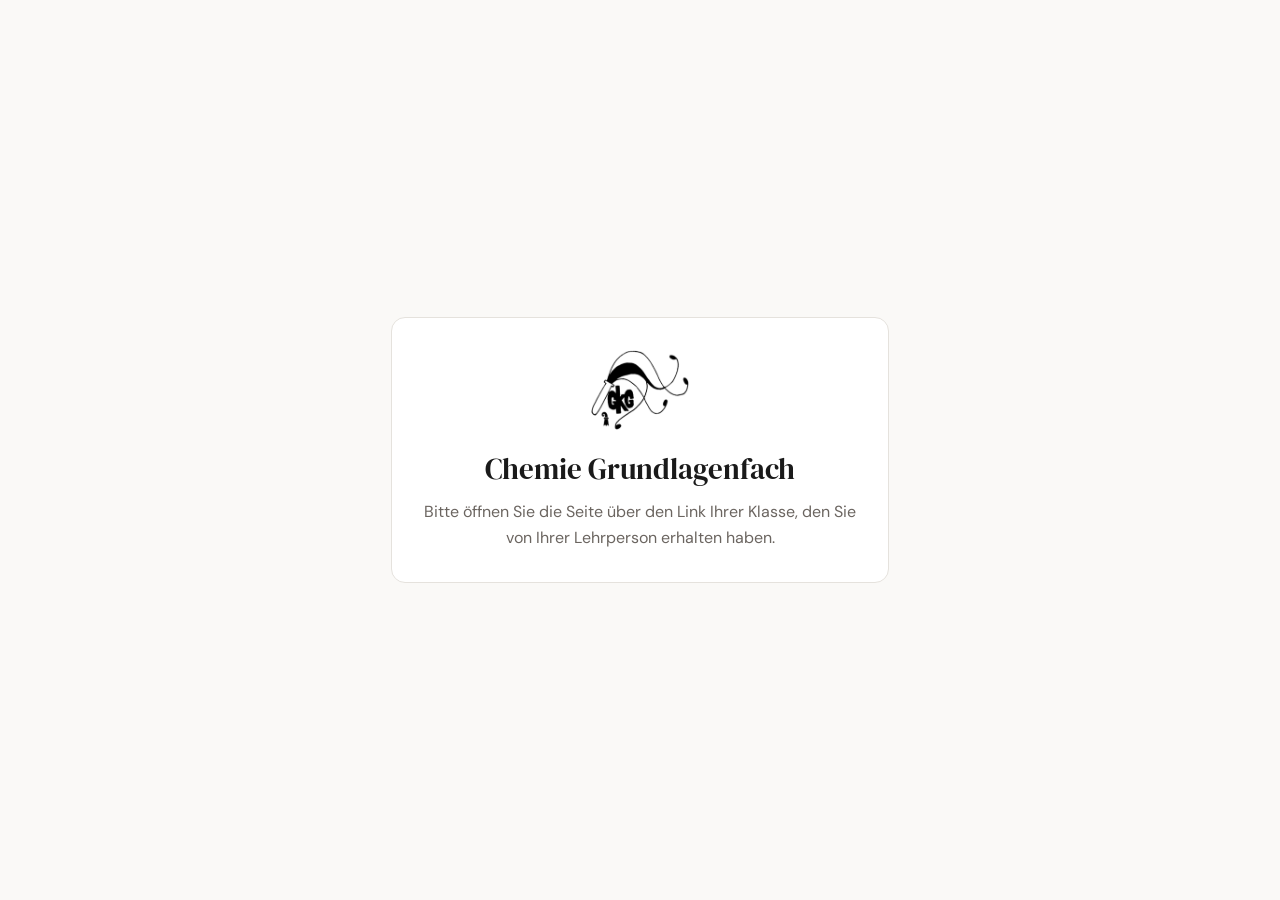
<file: index.html>
<!DOCTYPE html>
<html lang="de">
<head>
<meta charset="UTF-8">
<meta name="viewport" content="width=device-width, initial-scale=1.0">
<title>Chemie Grundlagenfach</title>
<link href="https://fonts.googleapis.com/css2?family=DM+Sans:wght@400;600&family=DM+Serif+Display&display=swap" rel="stylesheet">
<style>
body { margin:0; min-height:100vh; display:flex; align-items:center; justify-content:center; background:#faf9f7; font-family:'DM Sans',sans-serif; color:#1a1a1a; padding:24px; box-sizing:border-box; }
.box { max-width:440px; text-align:center; background:white; border:1px solid #e5e2dd; border-radius:14px; padding:32px 28px; }
h1 { font-family:'DM Serif Display',Georgia,serif; font-weight:400; font-size:1.8rem; margin:0 0 10px; }
p { color:#6b6560; line-height:1.6; margin:0; }
</style>
</head>
<body>
<div class="box">
  <img src="GKG_Chemie%20LOGO.png" alt="Logo GKG Chemie" style="height:80px;width:auto;margin-bottom:14px">
  <h1>Chemie Grundlagenfach</h1>
  <p>Bitte öffnen Sie die Seite über den Link Ihrer Klasse, den Sie von Ihrer Lehrperson erhalten haben.</p>
</div>
<script>
// Wer seine Klasse schon einmal geöffnet hat, wird direkt weitergeleitet.
try { const k = localStorage.getItem('glf-klasse'); if (k) location.replace(k + '/'); } catch (e) {}
</script>
</body>
</html>
</file>
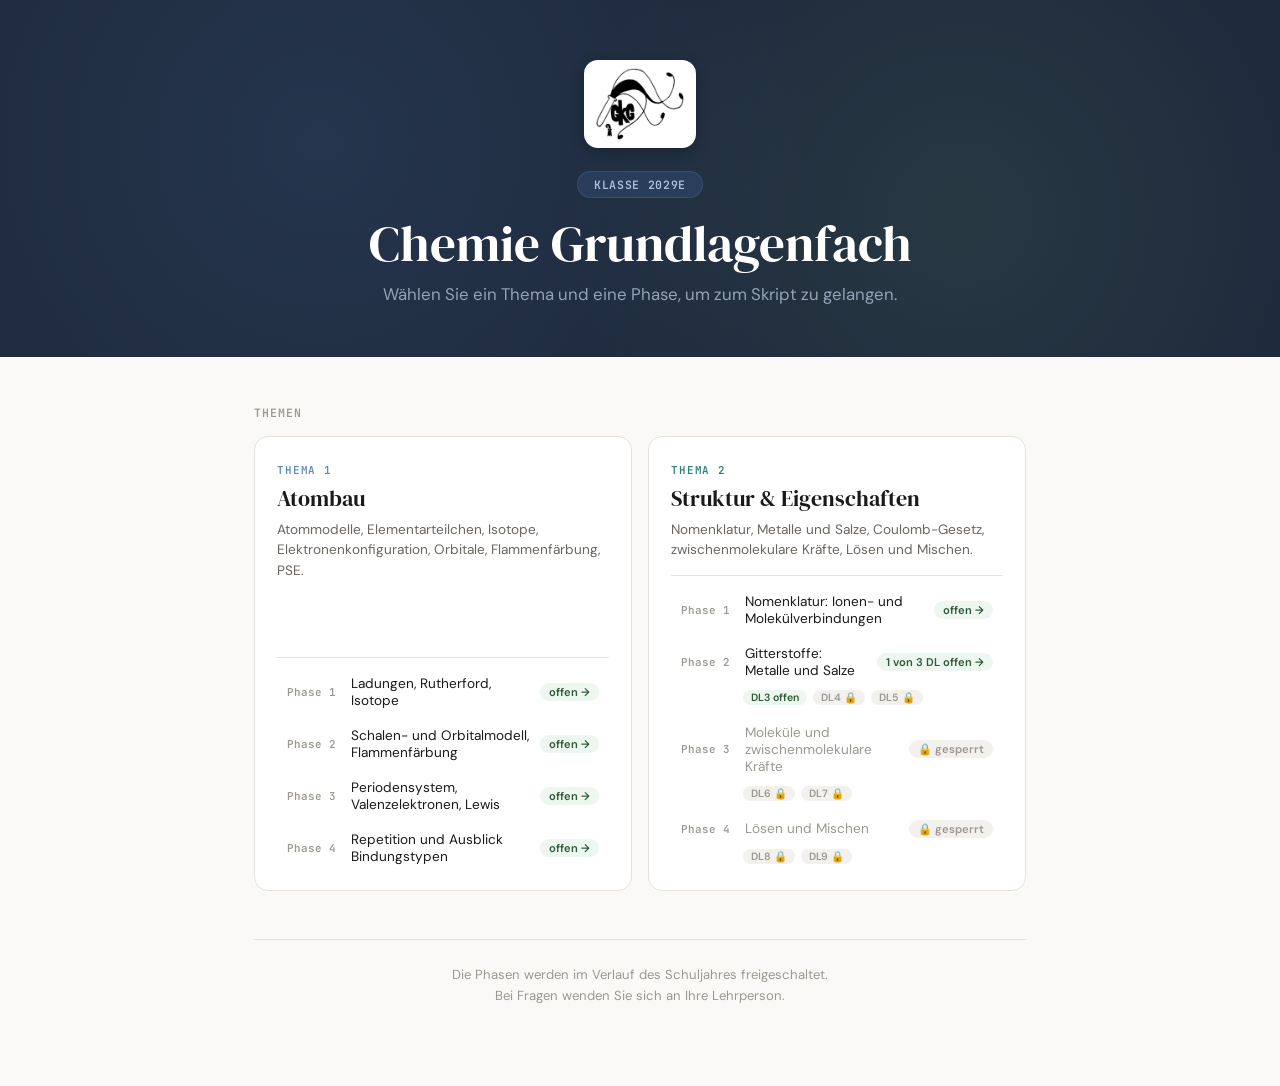
<file: 2029e/index.html>
<!DOCTYPE html>
<html lang="de">
<head>
<meta charset="UTF-8">
<meta name="viewport" content="width=device-width, initial-scale=1.0">
<title>Chemie Grundlagenfach</title>
<link rel="preconnect" href="https://fonts.googleapis.com">
<link href="https://fonts.googleapis.com/css2?family=DM+Sans:wght@400;500;600;700&family=DM+Serif+Display&family=JetBrains+Mono:wght@500;600&display=swap" rel="stylesheet">
<style>
:root { --bg:#faf9f7; --bg-alt:#f3f1ee; --text:#1a1a1a; --muted:#6b6560; --light:#9c9891; --border:#e5e2dd; --accent:#4a7ab5;
  --serif:'DM Serif Display',Georgia,serif; --sans:'DM Sans',-apple-system,sans-serif; --mono:'JetBrains Mono',monospace; }
* { margin:0; padding:0; box-sizing:border-box; }
body { font-family:var(--sans); background:var(--bg); color:var(--text); min-height:100vh; }
.header { background:#1e293b; color:white; padding:60px 24px 52px; text-align:center; position:relative; overflow:hidden; }
.header::before { content:''; position:absolute; inset:0; background: radial-gradient(circle at 25% 40%, rgba(74,122,181,0.15) 0%, transparent 50%), radial-gradient(circle at 75% 60%, rgba(123,192,138,0.1) 0%, transparent 40%); }
.header-content { position:relative; max-width:640px; margin:0 auto; }
.logo { display:inline-block; background:white; border-radius:14px; padding:8px 12px; margin-bottom:18px; box-shadow:0 4px 14px rgba(0,0,0,0.25); }
.logo img { display:block; height:72px; width:auto; }
.header-badge { display:inline-block; font-family:var(--mono); font-size:0.72rem; font-weight:600; letter-spacing:0.06em; background:rgba(74,122,181,0.2); border:1px solid rgba(74,122,181,0.3); color:#a8c4e0; padding:5px 16px; border-radius:100px; margin-bottom:16px; }
.header h1 { font-family:var(--serif); font-size:clamp(2.2rem,5vw,3.2rem); font-weight:400; line-height:1.15; margin-bottom:10px; }
.header p { font-size:1.05rem; color:#94a3b8; }
.main { max-width:820px; margin:0 auto; padding:48px 24px 80px; }
.section-label { font-family:var(--mono); font-size:0.72rem; font-weight:600; text-transform:uppercase; letter-spacing:0.08em; color:var(--light); margin-bottom:16px; }
.topics { display:grid; grid-template-columns:1fr 1fr; gap:16px; }
.card { background:white; border:1px solid var(--border); border-radius:14px; padding:26px 22px 18px; display:flex; flex-direction:column; }
.card.locked { opacity:0.6; }
.num { font-family:var(--mono); font-size:0.68rem; font-weight:600; letter-spacing:0.08em; text-transform:uppercase; margin-bottom:8px; }
.title { font-family:var(--serif); font-size:1.35rem; line-height:1.25; margin-bottom:8px; }
.desc { font-size:0.85rem; color:var(--muted); line-height:1.5; margin-bottom:14px; }
.phases { border-top:1px solid var(--border); padding-top:10px; display:flex; flex-direction:column; gap:4px; margin-top:auto; }
.ph { display:flex; align-items:center; gap:10px; padding:7px 10px; border-radius:8px; text-decoration:none; color:var(--text); font-size:0.85rem; }
a.ph:hover { background:var(--bg-alt); }
.ph .nr { font-family:var(--mono); font-size:0.68rem; font-weight:600; color:var(--light); min-width:54px; }
.ph .t { flex:1; }
.ph .st { font-size:0.7rem; font-weight:600; padding:2px 9px; border-radius:100px; white-space:nowrap; }
.st.frei { background:#eef6f0; color:#2d5a37; }
.st.bald { background:#fdf5ee; color:#8a5a2b; }
.st.zu { background:var(--bg-alt); color:var(--light); }
.dls { display:flex; flex-wrap:wrap; gap:6px; padding:0 10px 8px 72px; }
.dl { font-size:0.66rem; font-weight:600; padding:1px 8px; border-radius:100px; }
.dl.frei { background:#eef6f0; color:#2d5a37; } .dl.bald { background:#fdf5ee; color:#8a5a2b; } .dl.zu { background:var(--bg-alt); color:var(--light); }
.ph.zu { color:var(--light); }
.note { text-align:center; margin-top:48px; padding-top:24px; border-top:1px solid var(--border); font-size:0.82rem; color:var(--light); line-height:1.6; }
.err { background:#fceaea; border:1px solid #e07070; color:#7a2020; border-radius:10px; padding:16px 18px; }
@media (max-width:640px) { .topics { grid-template-columns:1fr; } .header { padding:44px 20px 40px; } }
</style>
</head>
<body>
<header class="header"><div class="header-content">
  <div class="logo"><img src="../GKG_Chemie%20LOGO.png" alt="Logo GKG Chemie"></div><br>
  <div class="header-badge" id="badge">KLASSE</div>
  <h1>Chemie Grundlagenfach</h1>
  <p>Wählen Sie ein Thema und eine Phase, um zum Skript zu gelangen.</p>
</div></header>
<main class="main">
  <div class="section-label">Themen</div>
  <div class="topics" id="topics"></div>
  <div class="note">Die Phasen werden im Verlauf des Schuljahres freigeschaltet.<br>Bei Fragen wenden Sie sich an Ihre Lehrperson.</div>
</main>
<script src="../themen.js"></script>
<script>
/* Diese Seite ist für alle Klassen identisch. Gesteuert wird sie über freigabe.json im selben Ordner. */
const ordner = location.pathname.replace(/\/index\.html$/, '').replace(/\/$/, '').split('/').pop().toLowerCase();
try { localStorage.setItem('glf-klasse', ordner); } catch (e) {}
function heute() { const d = new Date(); return d.getFullYear() + '-' + String(d.getMonth() + 1).padStart(2, '0') + '-' + String(d.getDate()).padStart(2, '0'); }
function datumCH(iso) { const [y, m, d] = iso.split('-'); return +d + '.' + +m + '.' + y; }
fetch('freigabe.json', { cache: 'no-store' }).then(r => r.json()).then(cfg => {
  document.getElementById('badge').textContent = 'KLASSE ' + (cfg.klasse || ordner).toUpperCase();
  document.title = 'Chemie GLF · ' + (cfg.klasse || ordner);
  const themen = cfg.themen || {};
  document.getElementById('topics').innerHTML = THEMEN.filter(t => t.id in themen).map((t, i) => {
    const f = themen[t.id];
    let irgendwasFrei = false;
    const rows = t.phasen.map(p => {
      const w = f[String(p.nr)];
      const istDatum = v => typeof v === 'string' && /^\d{4}-\d{2}-\d{2}$/.test(v);
      const offen = v => v === 'frei' || v === true || (istDatum(v) && heute() >= v);
      // Wert pro Phase: "frei" / "gesperrt" / Datum – oder pro Doppellektion { "DL3": …, "DL4": … }
      const teile = (w && typeof w === 'object') ? Object.values(w) : [w];
      const nOffen = teile.filter(offen).length;
      // Bei Freigabe pro Doppellektion: jede DL einzeln anzeigen
      const dlZeile = (w && typeof w === 'object') ? '<div class="dls">' + Object.entries(w).map(([dl, v]) =>
        offen(v) ? `<span class="dl frei">${dl} offen</span>` : istDatum(v) ? `<span class="dl bald">${dl} ab ${datumCH(v)}</span>` : `<span class="dl zu">${dl} &#x1F512;</span>`).join('') + '</div>' : '';
      if (nOffen) {
        irgendwasFrei = true;
        const info = teile.length > 1 ? (nOffen === teile.length ? 'offen' : nOffen + ' von ' + teile.length + ' DL offen') : 'offen';
        return `<a class="ph" href="../${p.datei}?k=${ordner}"><span class="nr">Phase ${p.nr}</span><span class="t">${p.titel}</span><span class="st frei">${info} &rarr;</span></a>${dlZeile}`;
      }
      const daten = teile.filter(istDatum).sort();
      const st = daten.length ? `<span class="st bald">ab ${datumCH(daten[0])}</span>` : `<span class="st zu">&#x1F512; gesperrt</span>`;
      return `<div class="ph zu"><span class="nr">Phase ${p.nr}</span><span class="t">${p.titel}</span>${st}</div>${dlZeile}`;
    }).join('');
    return `<div class="card${irgendwasFrei ? '' : ' locked'}"><div class="num" style="color:${t.farbe}">Thema ${i + 1}</div><div class="title">${t.titel}</div><div class="desc">${t.text}</div><div class="phases">${rows}</div></div>`;
  }).join('');
}).catch(() => {
  document.getElementById('topics').innerHTML = '<div class="err">Die Freigabe-Datei dieser Klasse konnte nicht gelesen werden. Prüfen Sie freigabe.json auf Tippfehler (Kommas, Anführungszeichen).</div>';
});
</script>
</body>
</html>
</file>
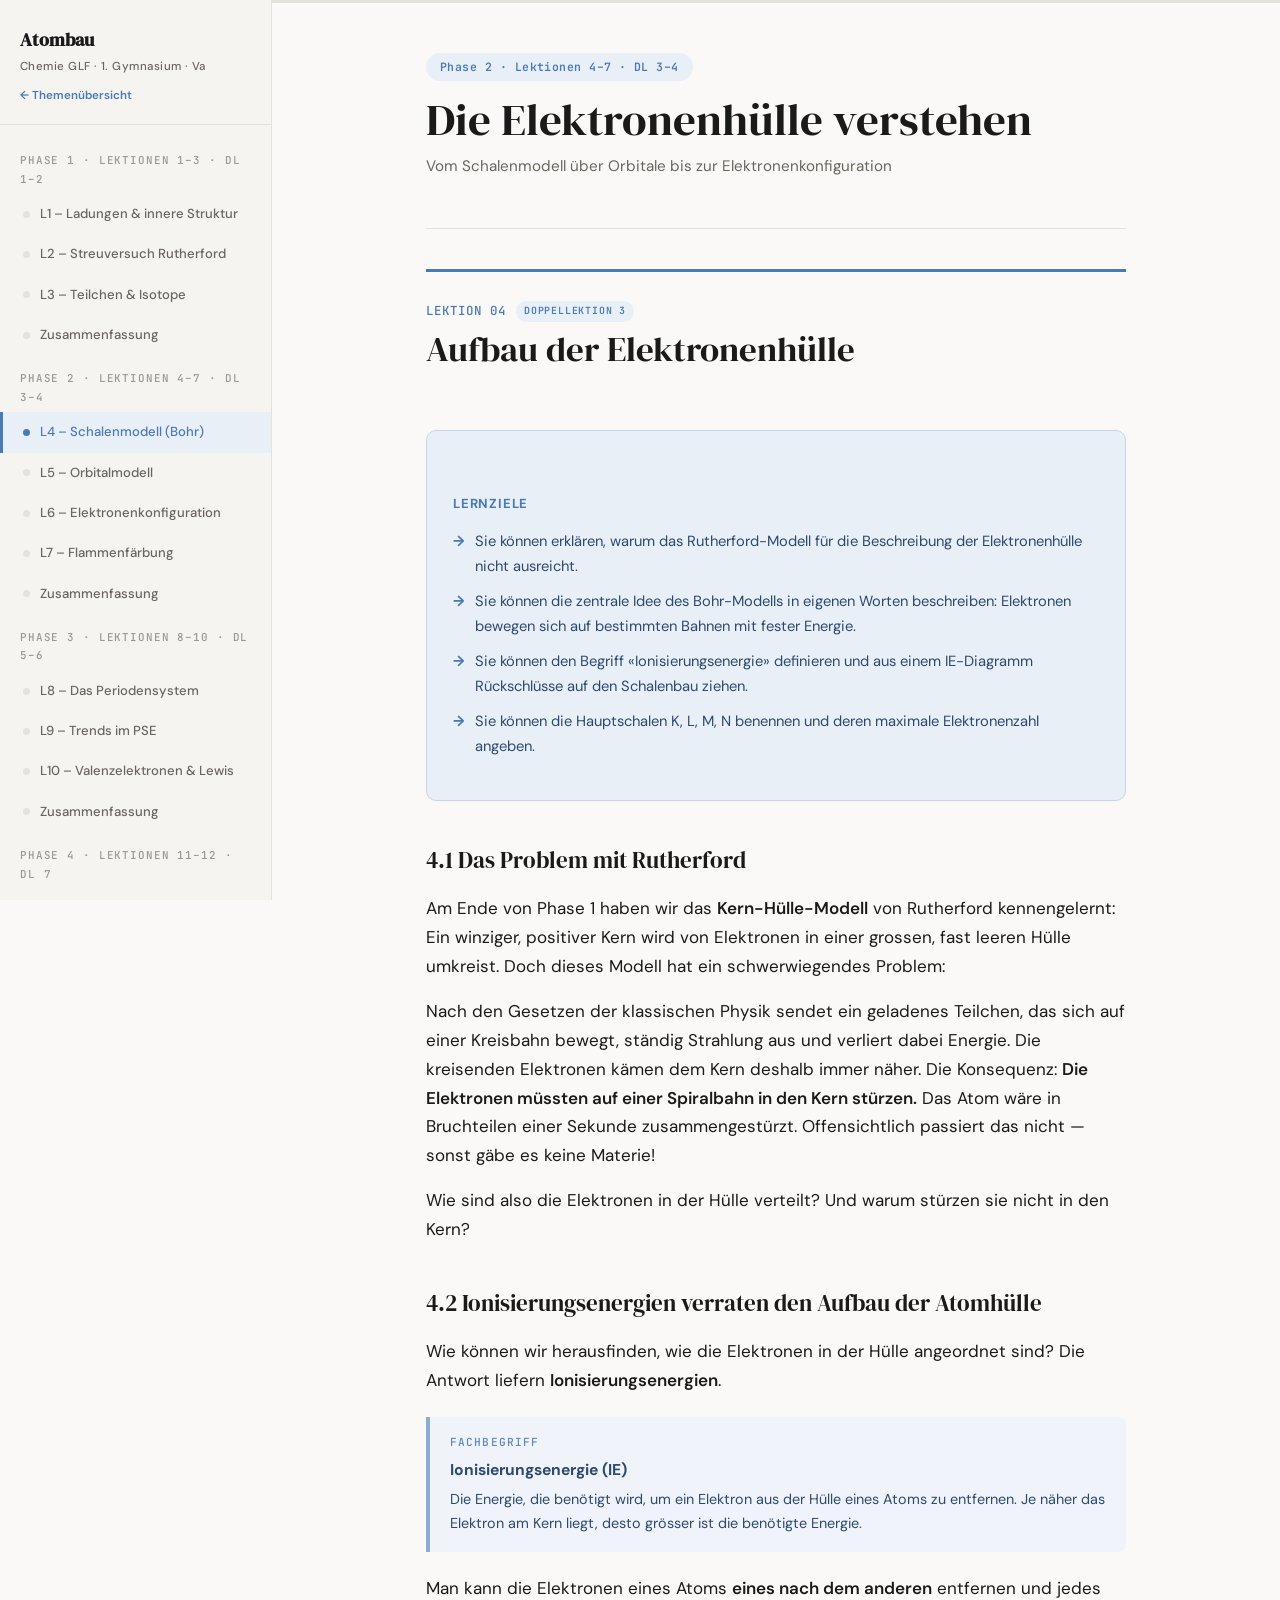
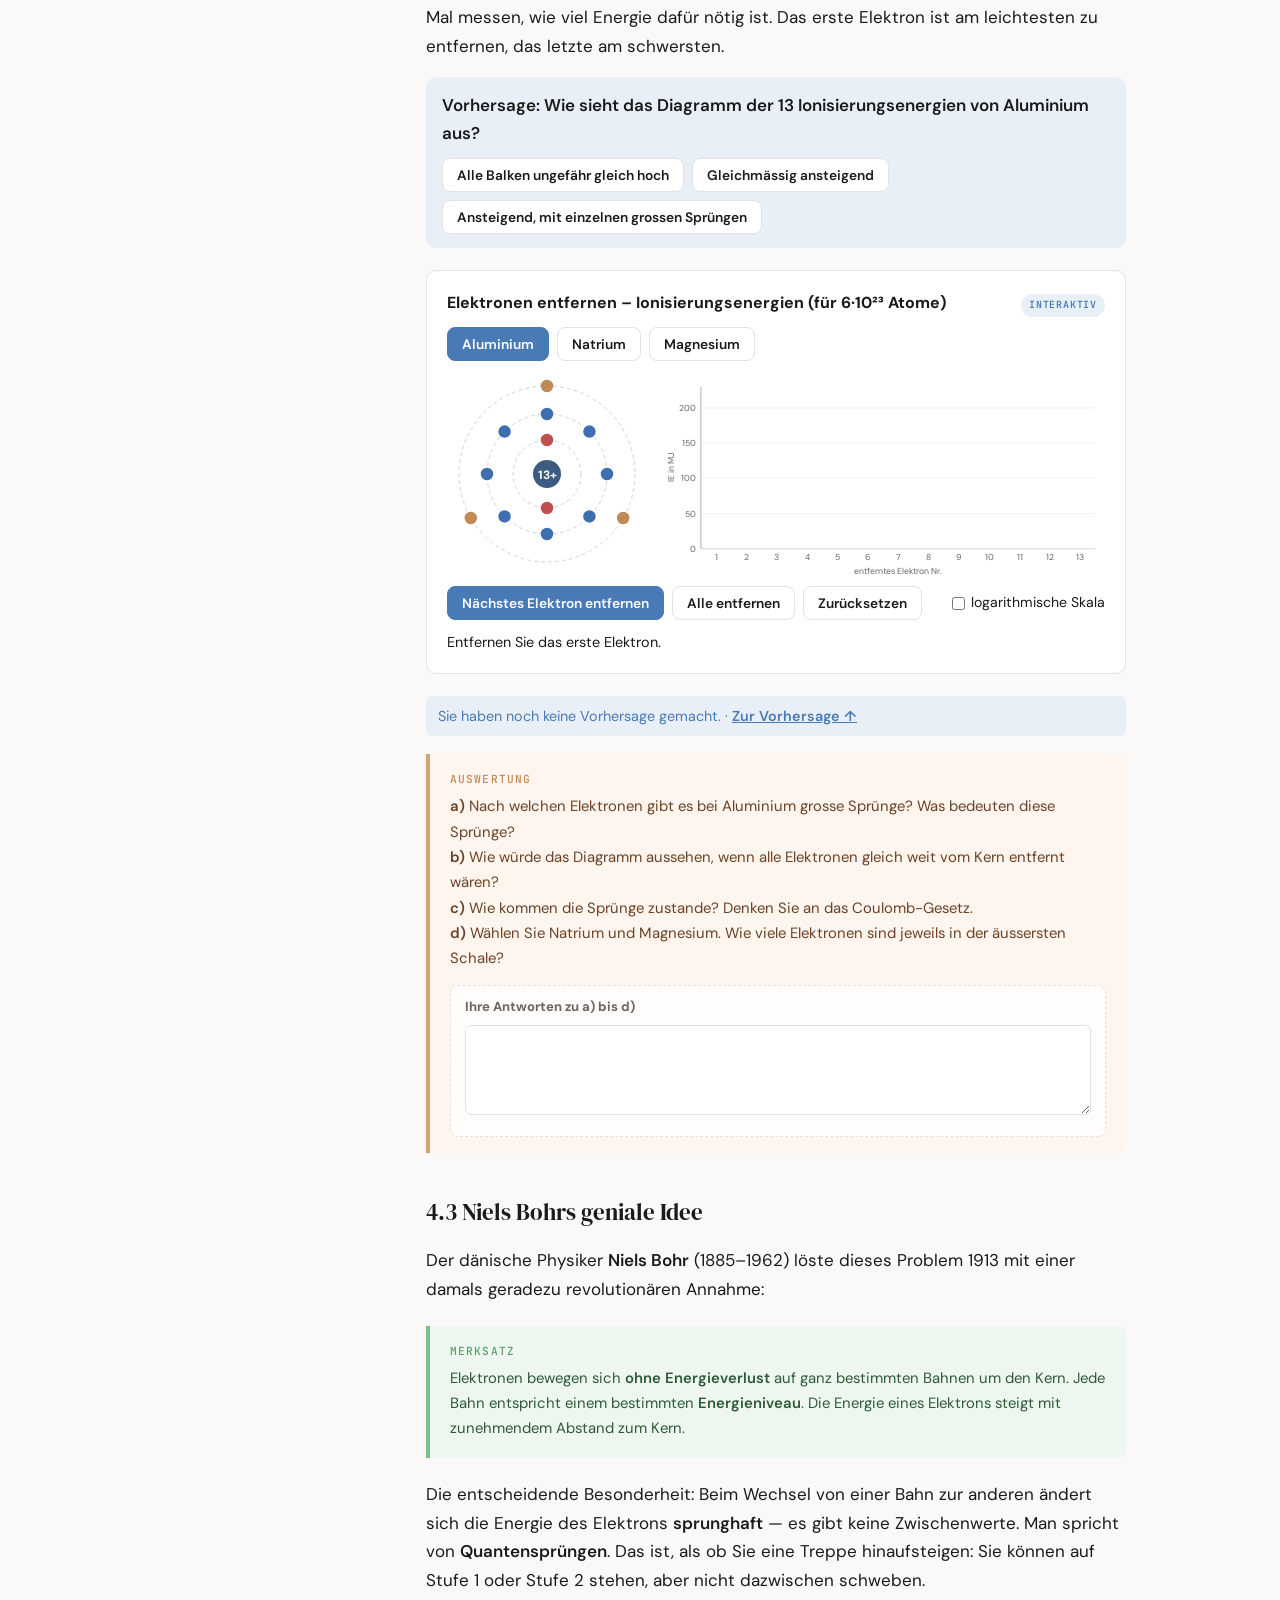
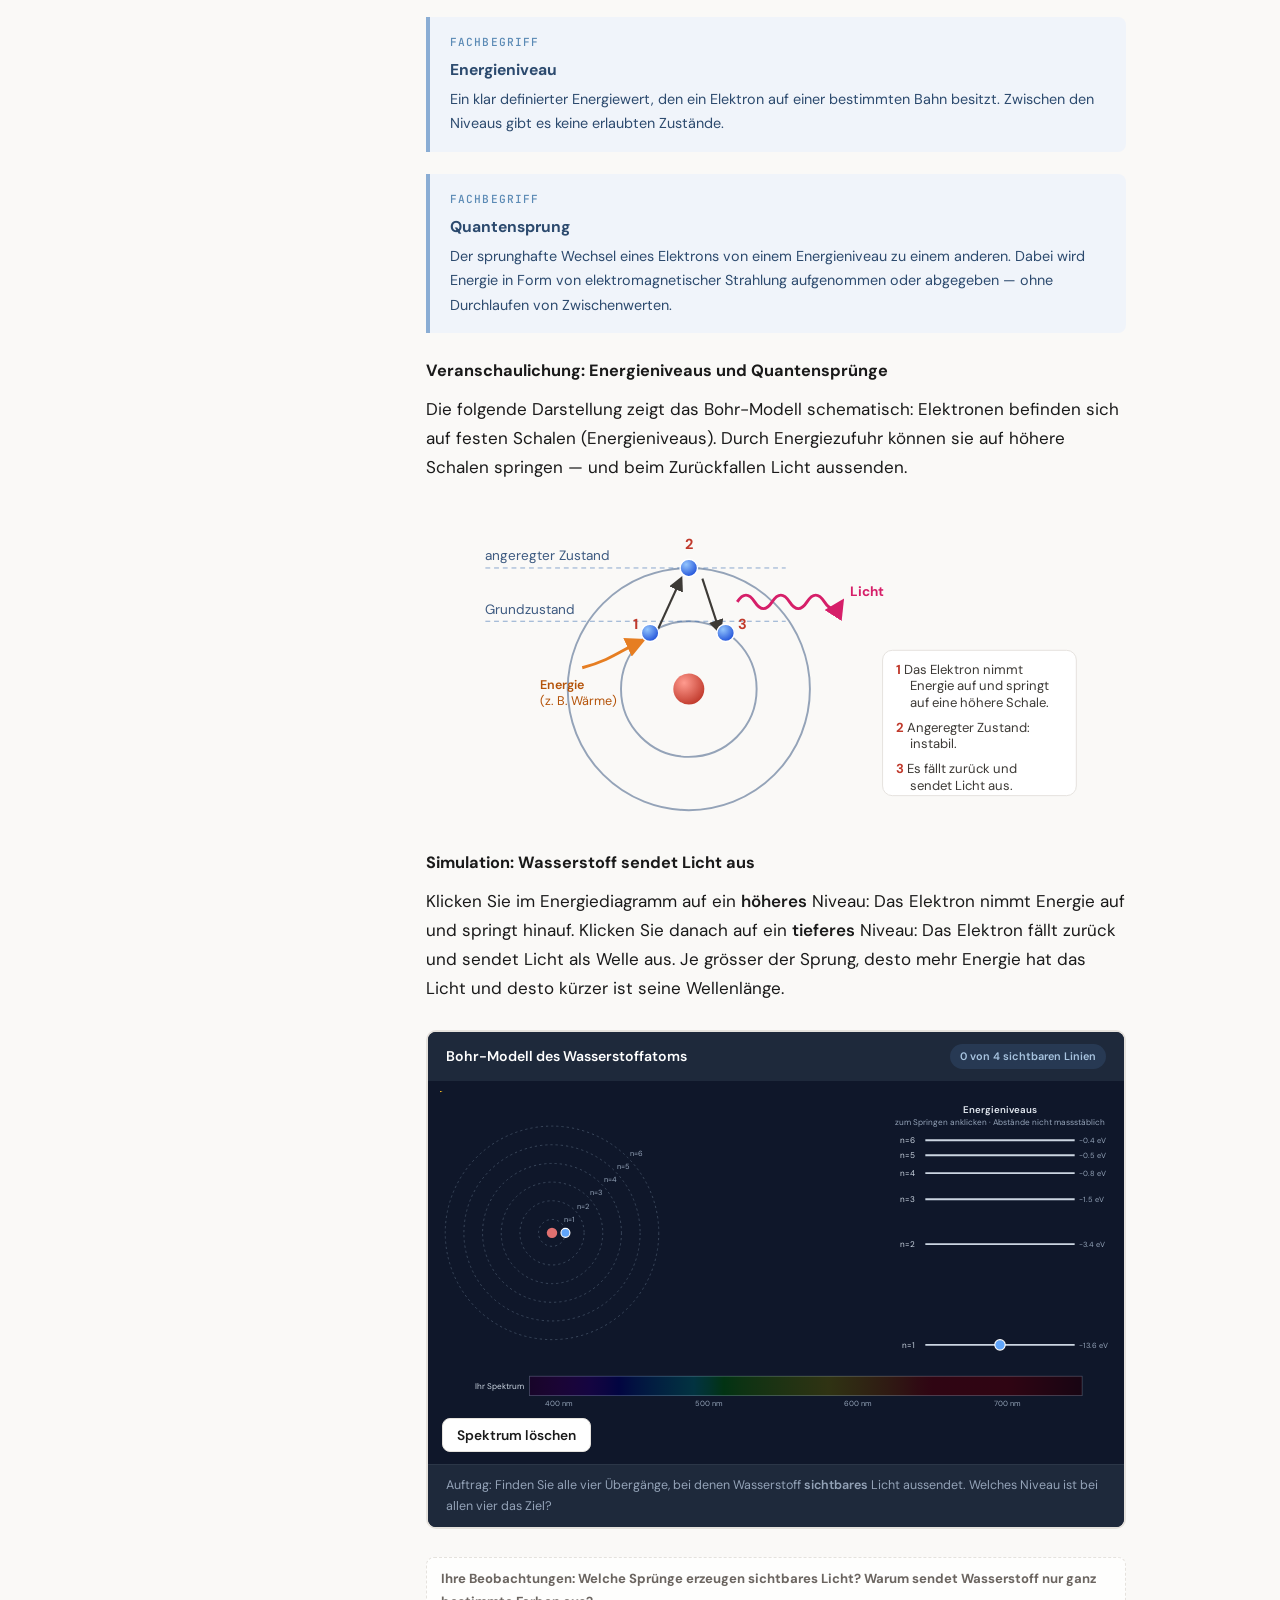
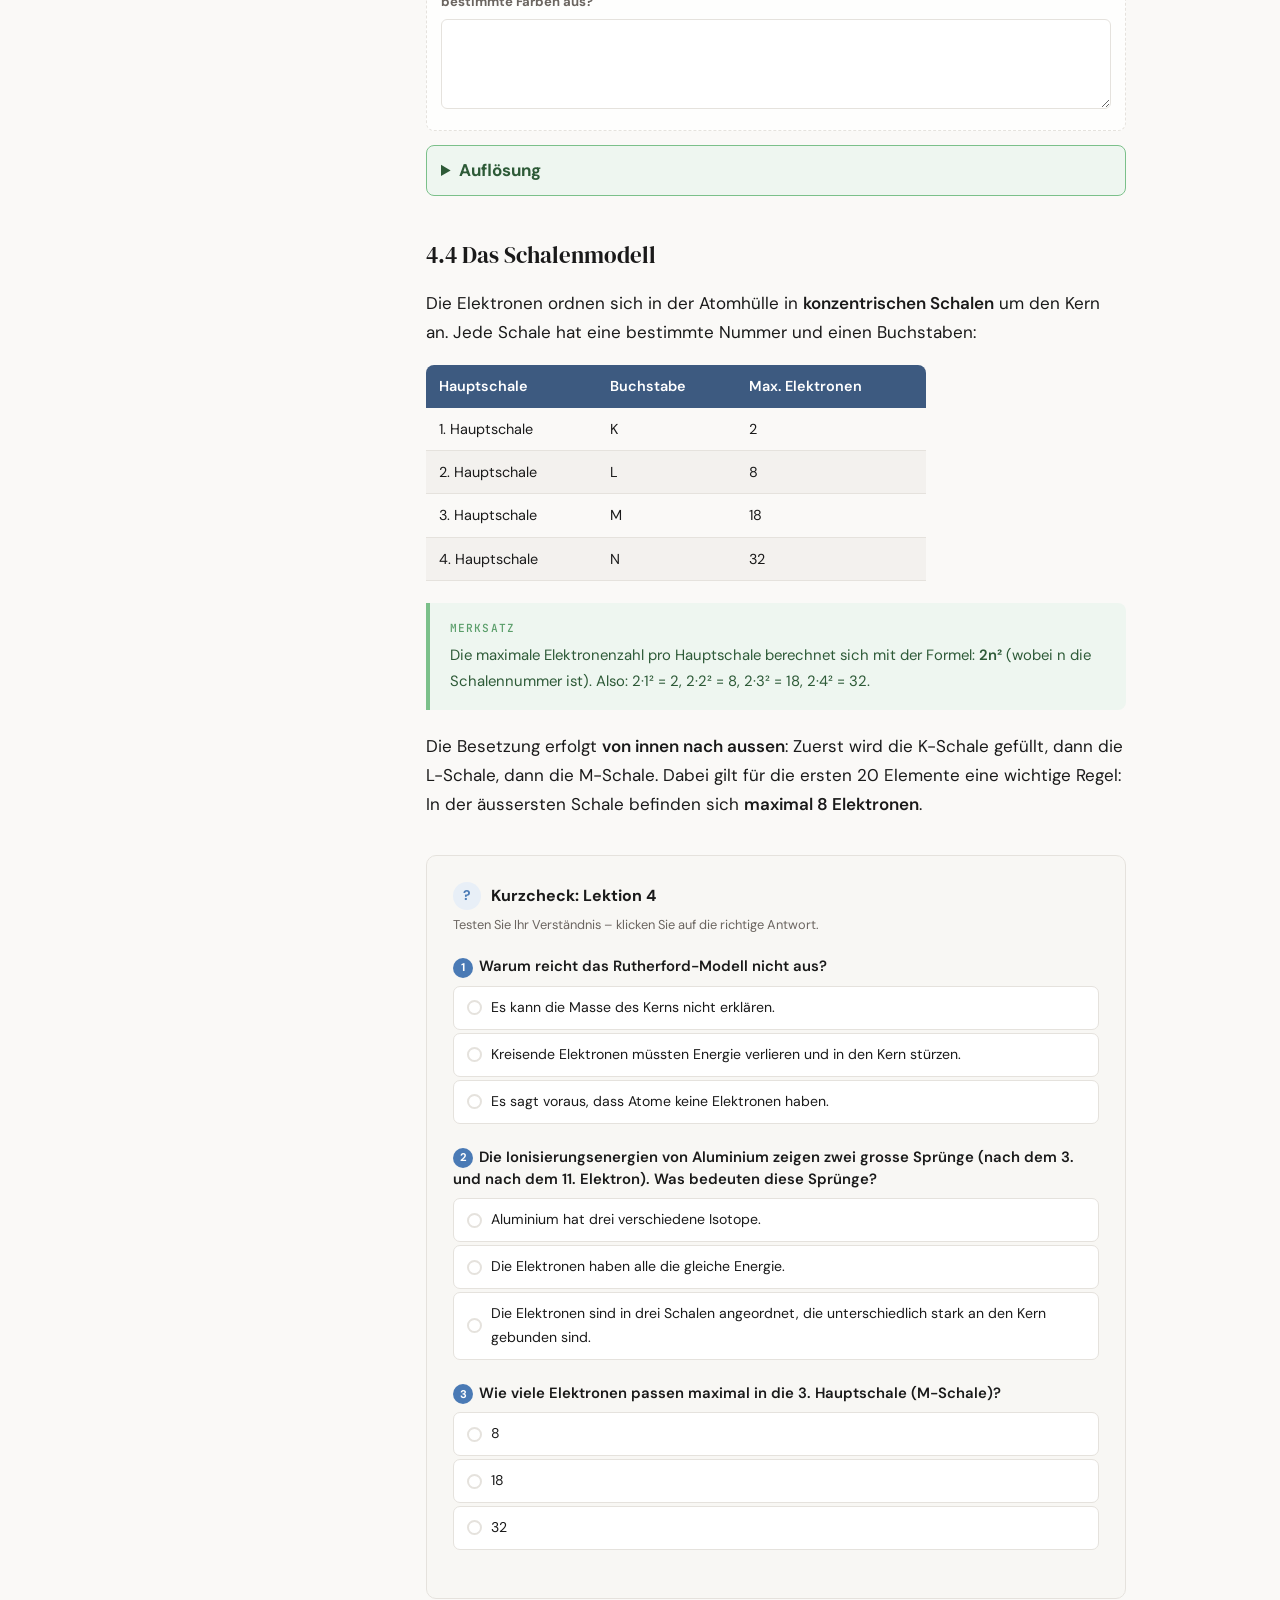
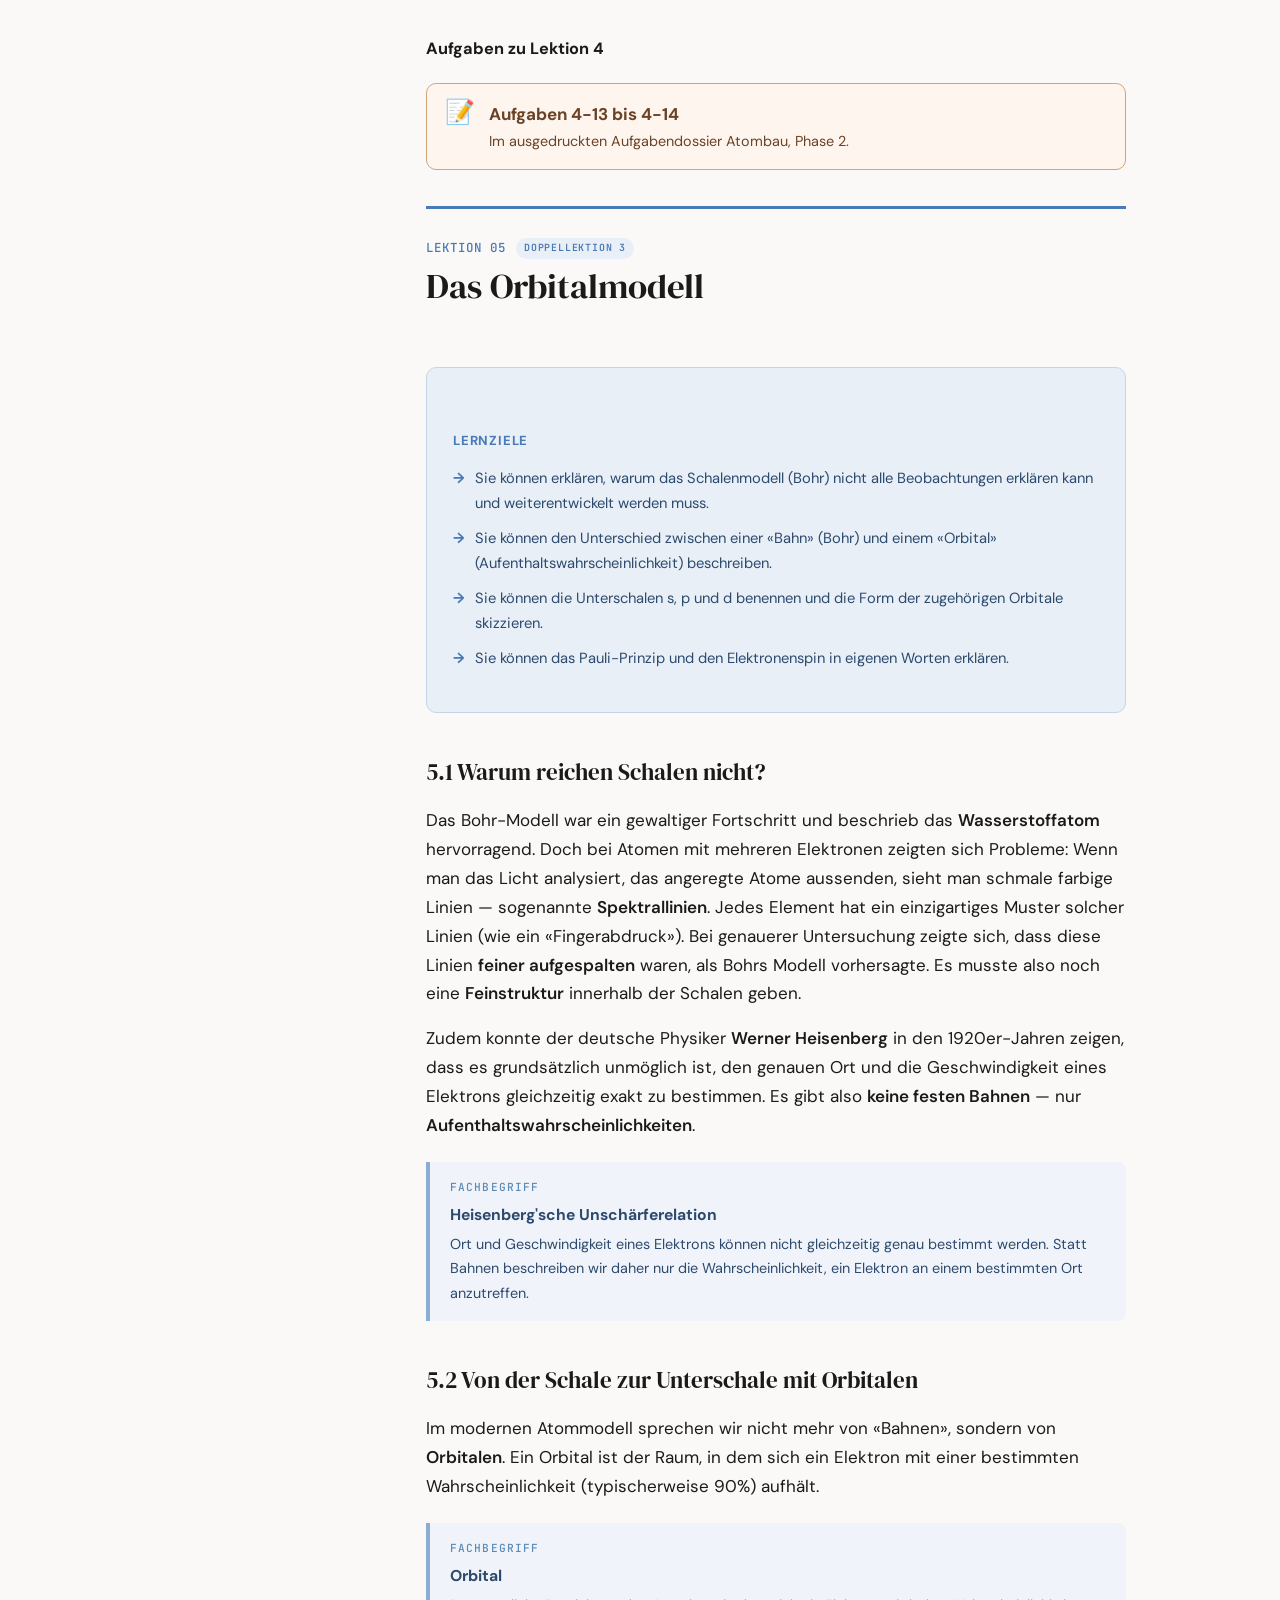
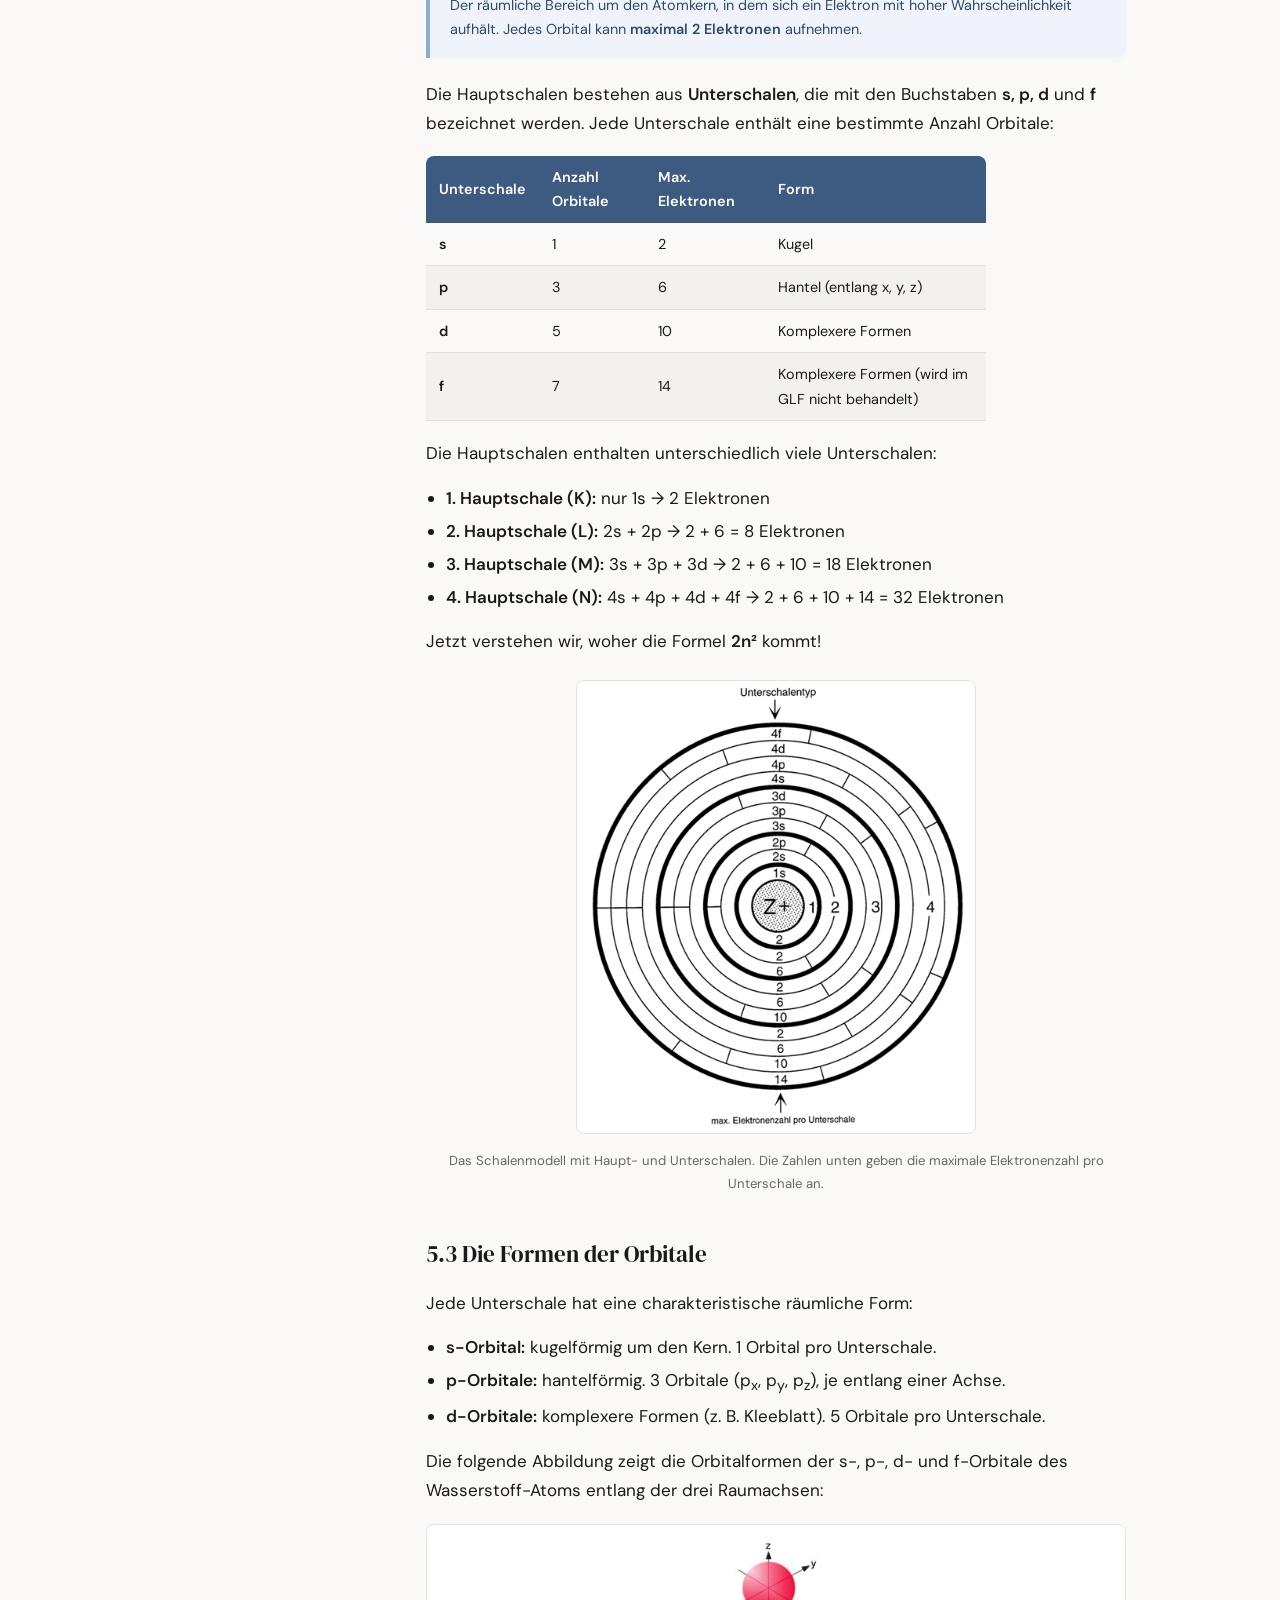
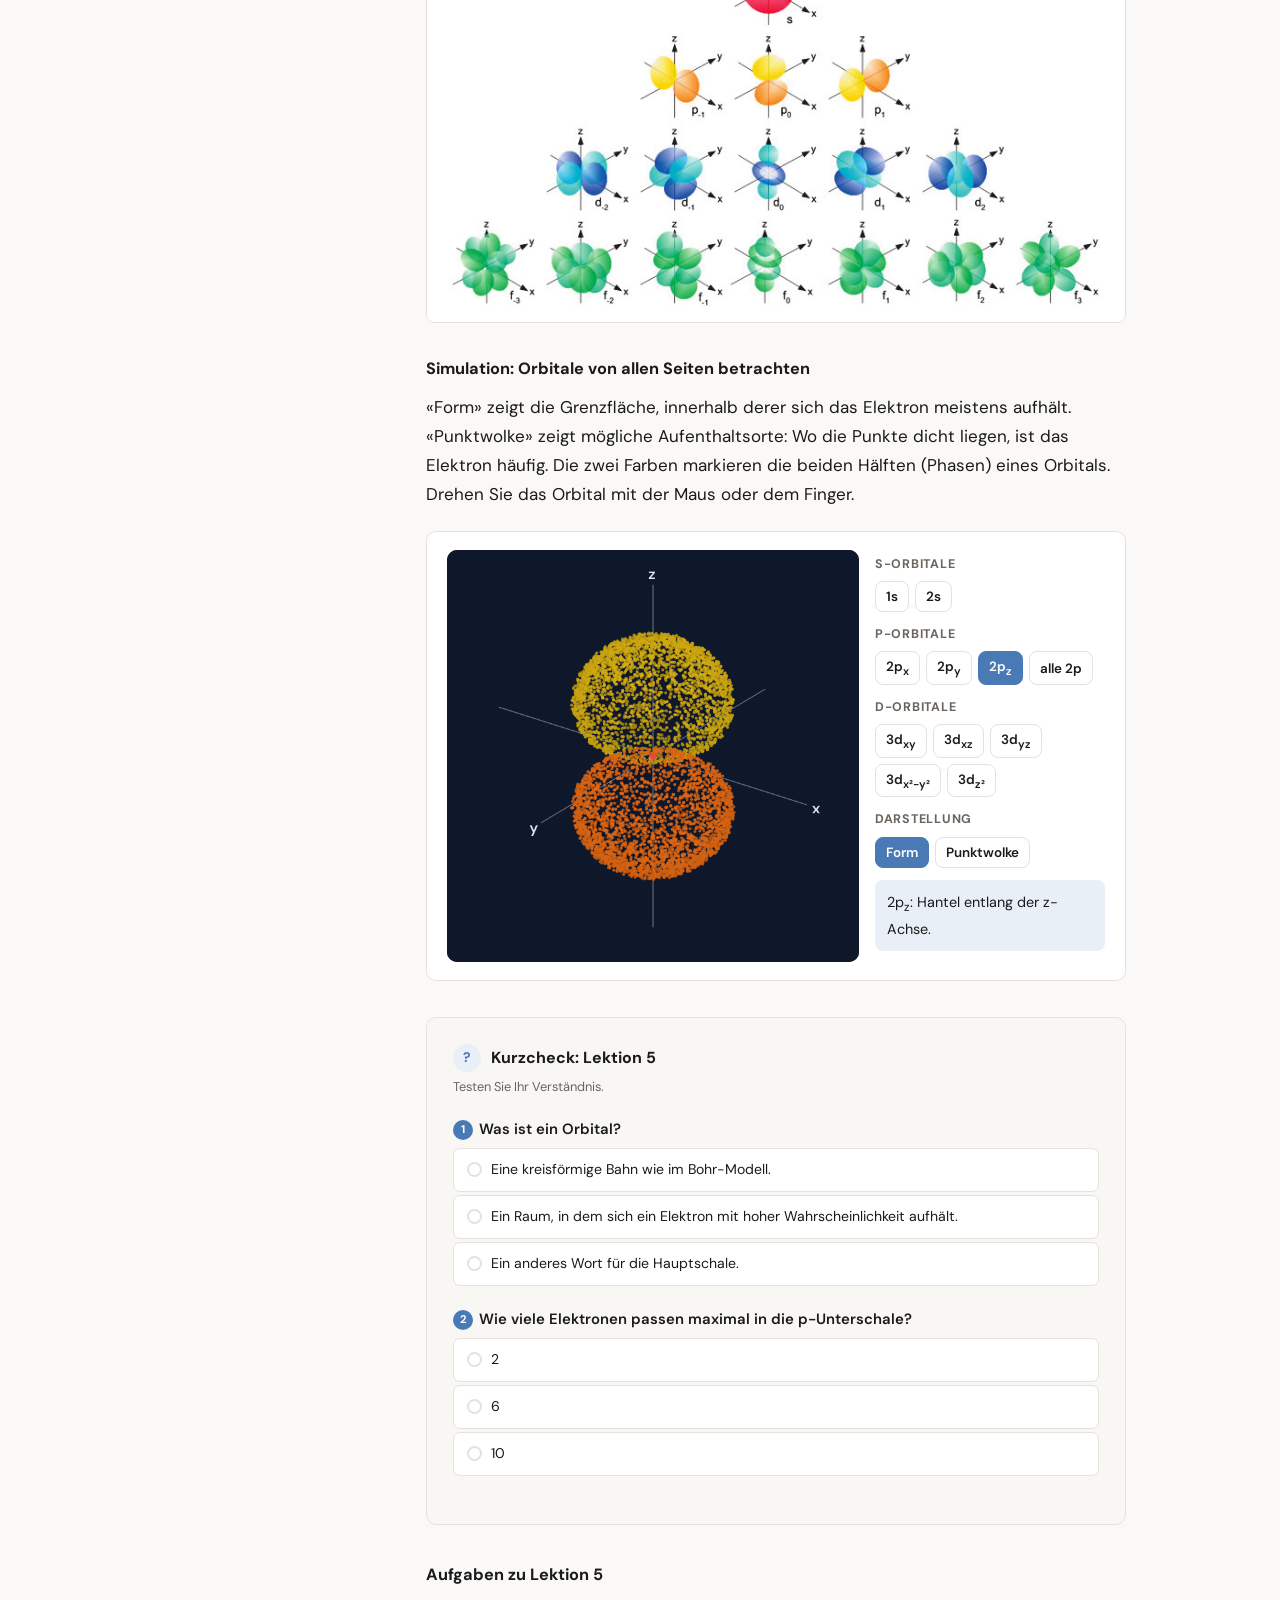
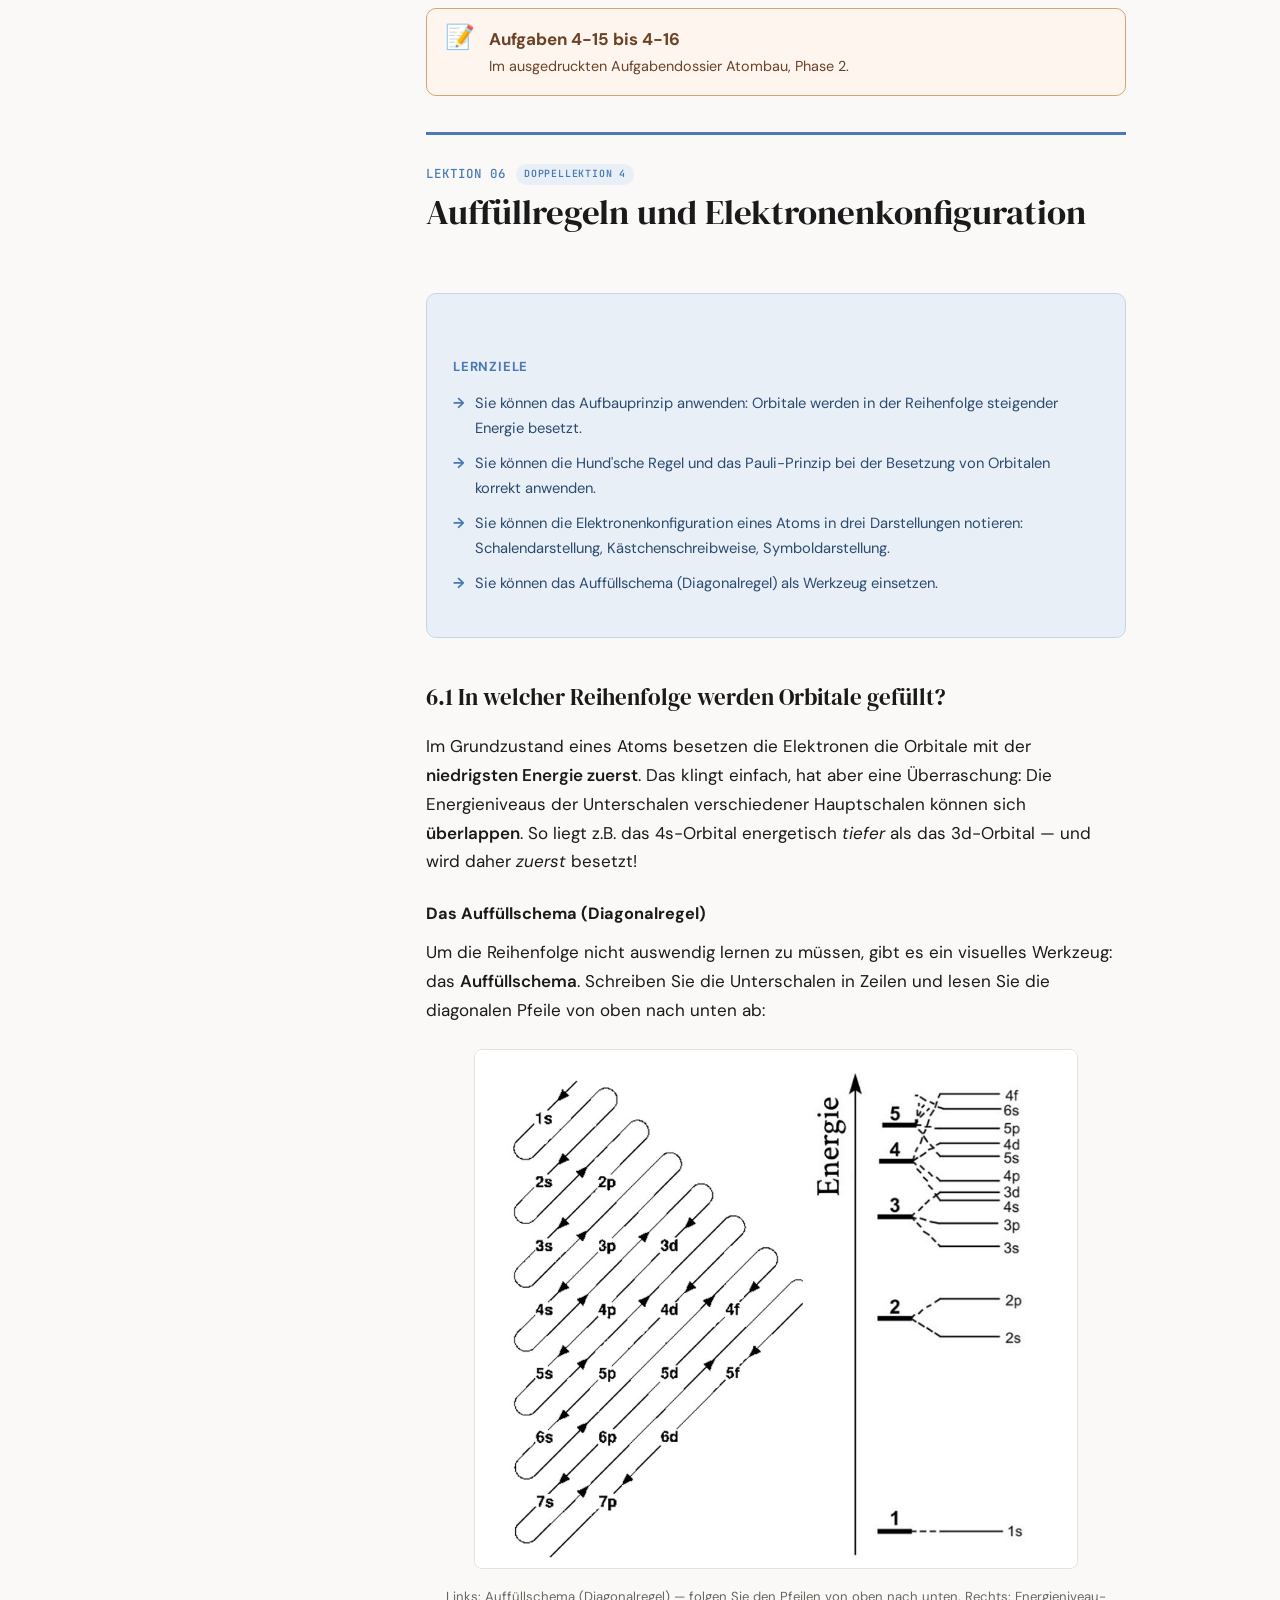
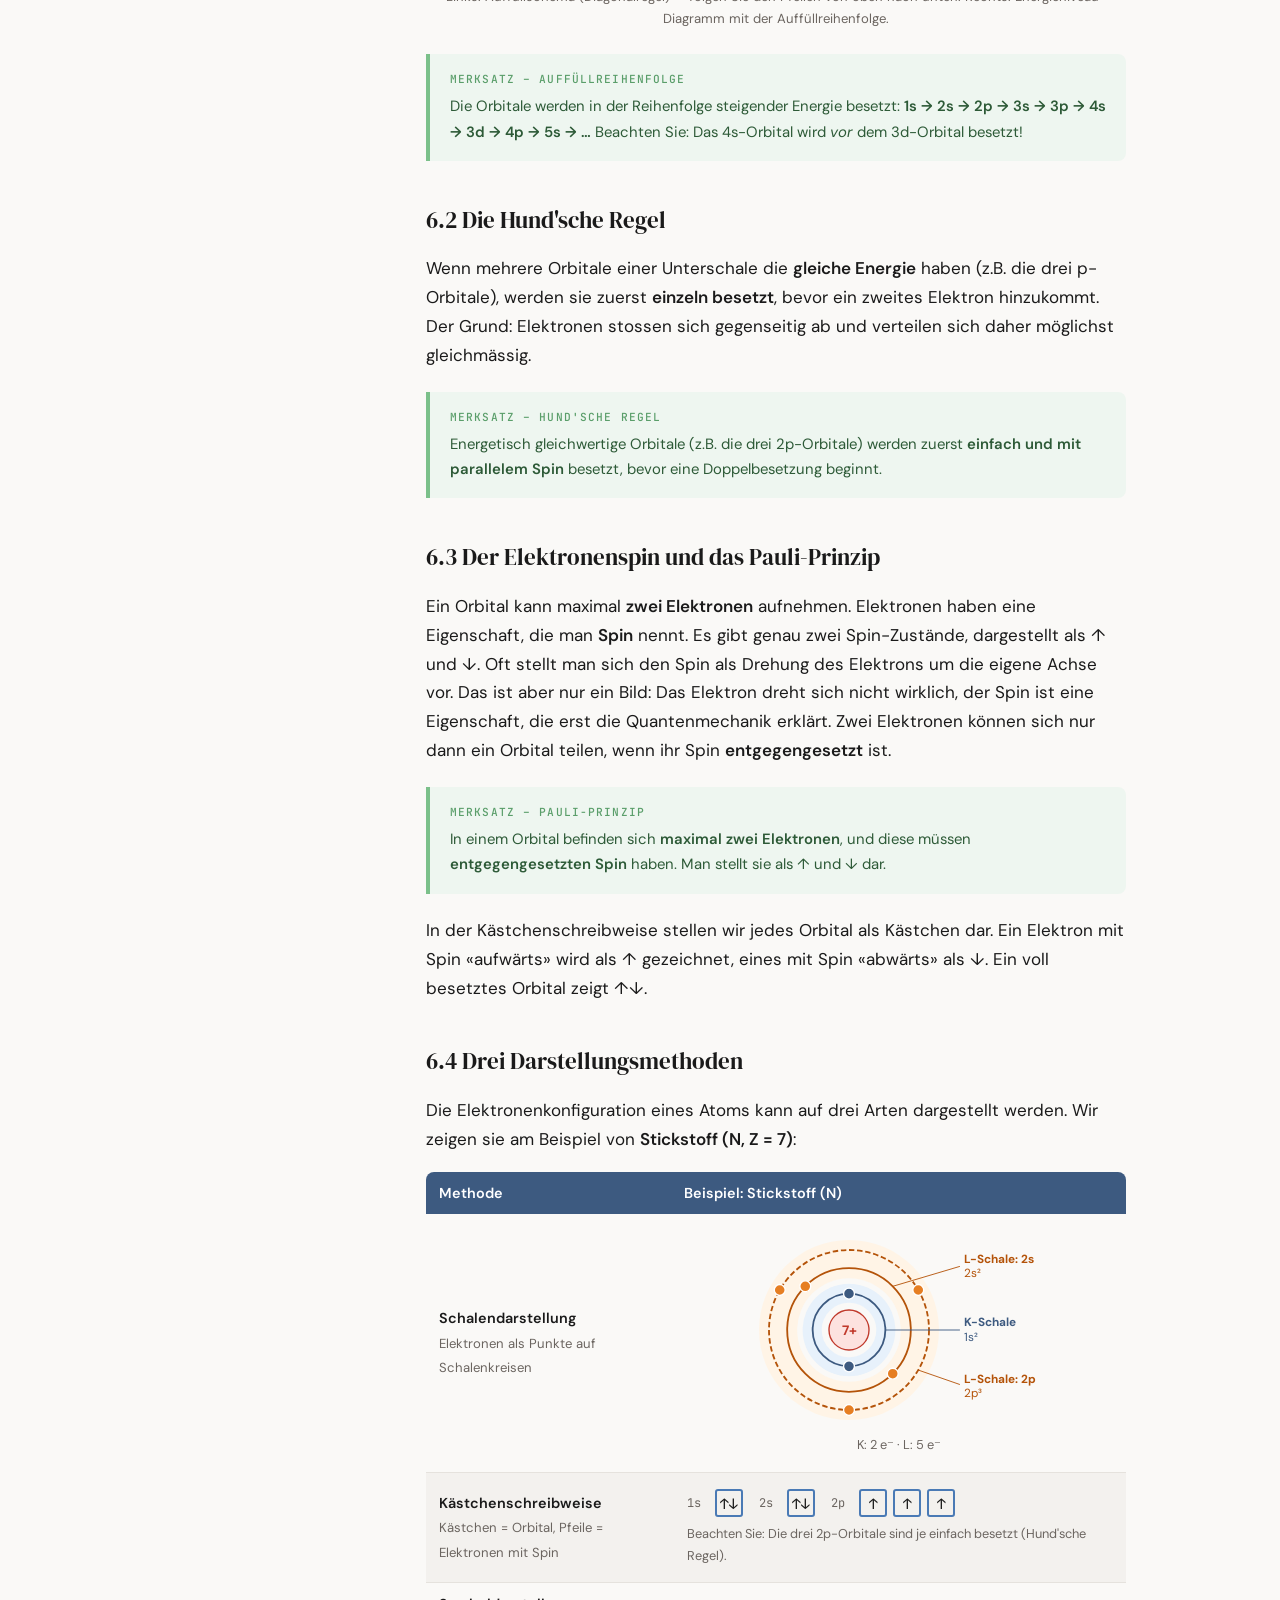
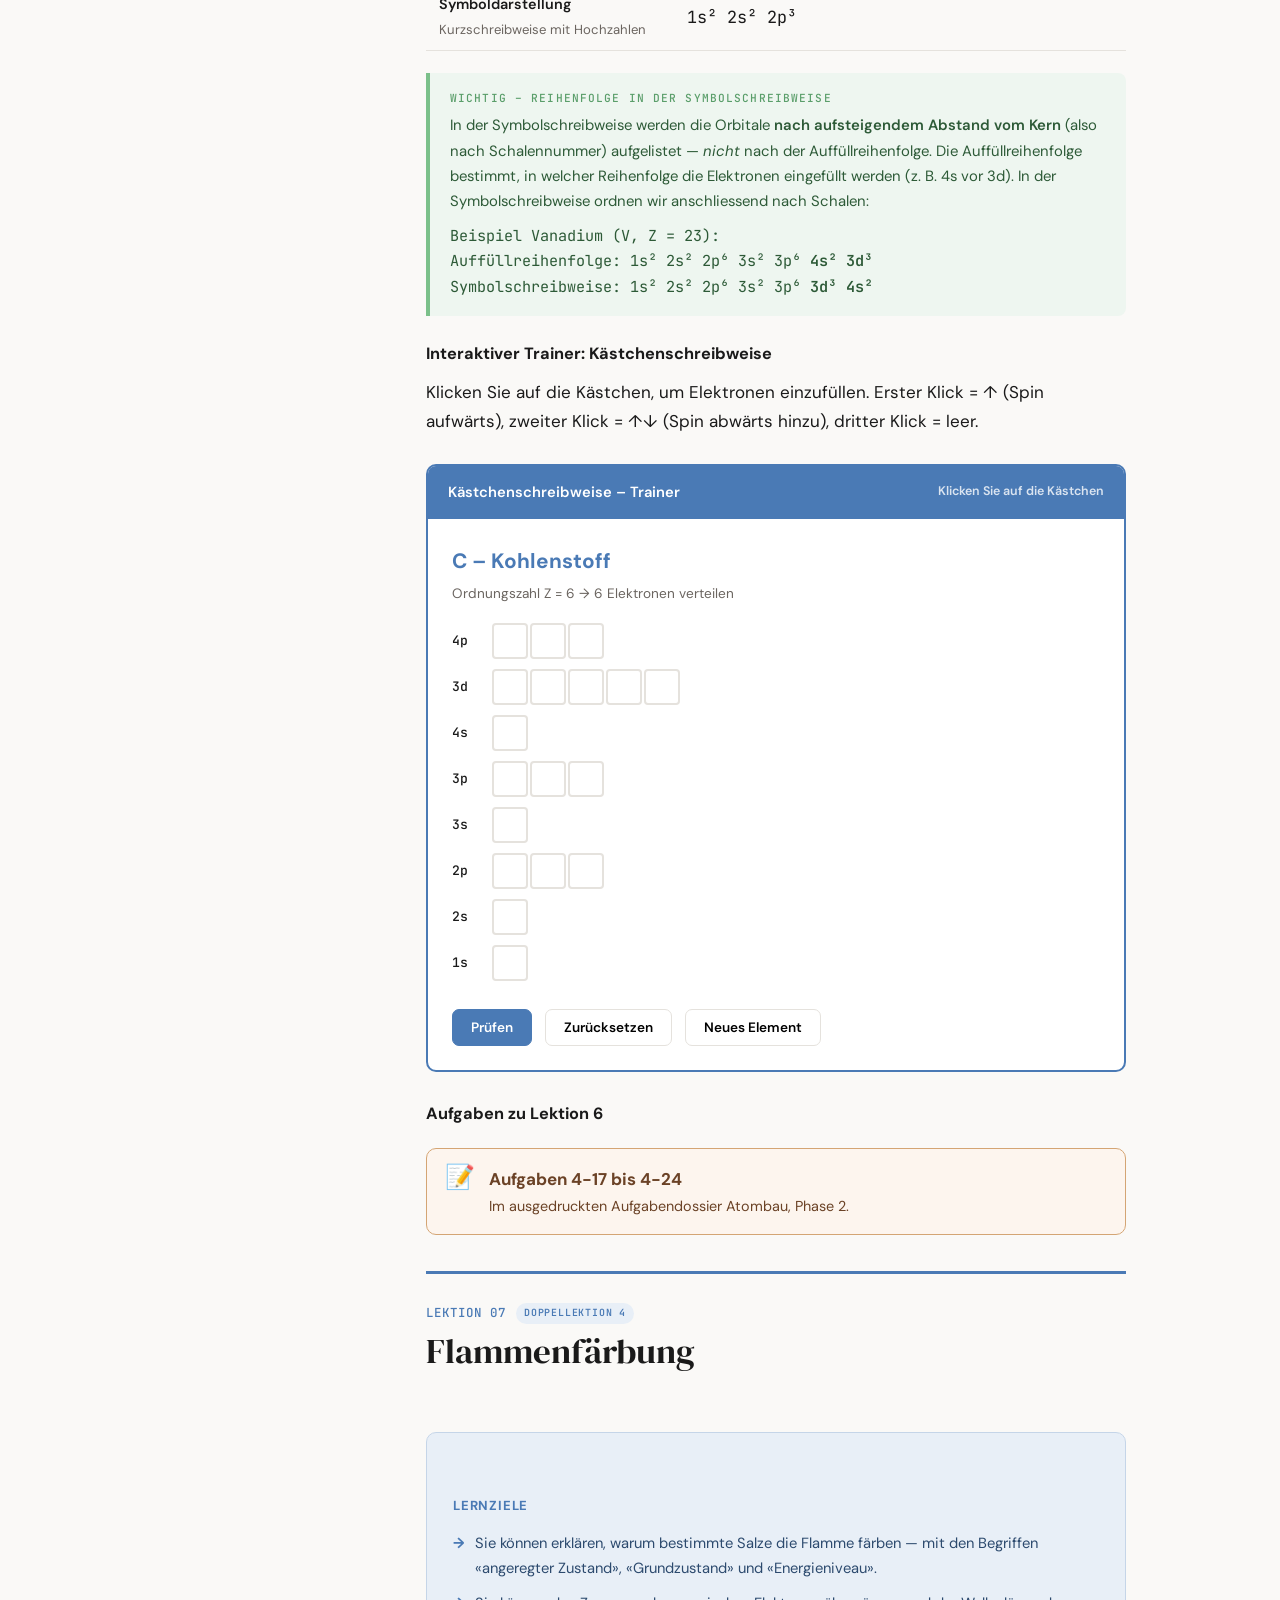
<file: atombau-phase2.html>
<!DOCTYPE html>
<html lang="de">
<head>
<meta charset="UTF-8">
<meta name="viewport" content="width=device-width, initial-scale=1.0">
<title>Atombau – Phase 2</title>
<link rel="preconnect" href="https://fonts.googleapis.com">
<link href="https://fonts.googleapis.com/css2?family=DM+Sans:ital,wght@0,400;0,500;0,600;0,700&family=DM+Serif+Display&family=JetBrains+Mono:wght@400;500&display=swap" rel="stylesheet">
<style>
:root {
  --bg: #faf9f7;
  --bg-alt: #f3f1ee;
  --text: #1a1a1a;
  --text-muted: #6b6560;
  --text-light: #9c9891;
  --border: #e5e2dd;
  --nav-bg: #1e293b;
  --nav-text: #e2e8f0;
  --sidebar-bg: #f5f4f1;
  --glossar-bg: #f0f4fa; --glossar-border: #8aadd4; --glossar-text: #2c4a6e; --glossar-label: #5b8ab5;
  --merksatz-bg: #eef6f0; --merksatz-border: #7bc08a; --merksatz-text: #2d5a37; --merksatz-label: #5a9e6a;
  --aufgabe-bg: #fdf5ee; --aufgabe-border: #d4a574; --aufgabe-text: #6b4226; --aufgabe-label: #c08a56;
  --experiment-bg: #f4f0fa; --experiment-border: #a890c8; --experiment-text: #4a3668; --experiment-label: #8b72b0;
  --discovery-bg: #faf5ee; --discovery-border: #c8b080; --discovery-text: #5a4a2e; --discovery-label: #a89060;
  --accent: #4a7ab5;
  --accent-light: #e8eff7;
  --quiz-bg: #f8f7f4;
  --correct-bg: #eef6f0; --correct-border: #7bc08a; --correct-text: #2d5a37;
  --wrong-bg: #fceaea; --wrong-border: #e07070; --wrong-text: #7a2020;
  --forms-bg: #e8eff7; --forms-border: #8aadd4; --forms-text: #2c4a6e;
  --onenote-bg: #f4f0fa; --onenote-border: #a890c8; --onenote-text: #4a3668;
  --teams-bg: #f0f0fa; --teams-border: #7b83c8; --teams-text: #3b3b6e;
  --serif: 'DM Serif Display', Georgia, serif;
  --sans: 'DM Sans', -apple-system, sans-serif;
  --mono: 'JetBrains Mono', monospace;
  --radius: 10px;
}
* { margin: 0; padding: 0; box-sizing: border-box; }
html { scroll-behavior: smooth; scroll-padding-top: 20px; }
body { font-family: var(--sans); background: var(--bg); color: var(--text); font-size: 17px; line-height: 1.7; }

/* === LAYOUT === */
.layout { display: flex; min-height: 100vh; }

/* === SIDEBAR === */
.sidebar {
  width: 272px;
  background: var(--sidebar-bg);
  border-right: 1px solid var(--border);
  padding: 24px 0;
  position: sticky;
  top: 0;
  height: 100vh;
  overflow-y: auto;
  flex-shrink: 0;
}
.sidebar-brand {
  font-family: var(--serif);
  font-size: 1.15rem;
  padding: 0 20px 16px;
  border-bottom: 1px solid var(--border);
  margin-bottom: 12px;
  color: var(--text);
}
.sidebar-brand small { display: block; font-family: var(--sans); font-size: 0.72rem; color: var(--text-muted); font-weight: 500; margin-top: 2px; letter-spacing: 0.04em; }
.sidebar-phase {
  font-family: var(--mono);
  font-size: 0.68rem;
  font-weight: 500;
  text-transform: uppercase;
  letter-spacing: 0.08em;
  color: var(--text-light);
  padding: 14px 20px 6px;
}
.nav-item {
  display: flex;
  align-items: center;
  gap: 10px;
  padding: 9px 20px;
  font-size: 0.82rem;
  font-weight: 500;
  color: var(--text-muted);
  cursor: pointer;
  transition: all 0.15s;
  text-decoration: none;
  border-left: 3px solid transparent;
}
.nav-item:hover { background: rgba(0,0,0,0.03); }
.nav-item.active { color: var(--accent); background: var(--accent-light); border-left-color: var(--accent); }
.nav-item.done { color: var(--merksatz-text); }
.nav-item.locked { color: var(--text-light); cursor: not-allowed; opacity: 0.55; }
.nav-dot { width: 7px; height: 7px; border-radius: 50%; background: var(--border); flex-shrink: 0; }
.nav-item.active .nav-dot { background: var(--accent); }
.nav-item.done .nav-dot { background: var(--merksatz-border); }
.lock-icon { font-size: 11px; margin-left: auto; }

/* === MAIN CONTENT === */
.main-wrap { flex: 1; min-width: 0; }
.progress-bar { position: sticky; top: 0; height: 3px; background: var(--border); z-index: 50; }
.progress-fill { height: 100%; width: 0%; background: var(--accent); transition: width 0.15s; }
.content { max-width: 780px; margin: 0 auto; padding: 48px 40px 100px; }

/* === HERO === */
.hero-inline { margin-bottom: 40px; padding-bottom: 32px; border-bottom: 1px solid var(--border); }
.phase-badge { display: inline-block; font-family: var(--mono); font-size: 0.72rem; font-weight: 600; color: var(--accent); background: var(--accent-light); padding: 4px 14px; border-radius: 100px; letter-spacing: 0.04em; margin-bottom: 12px; }
.hero-inline h1 { font-family: var(--serif); font-size: clamp(2rem, 4vw, 2.8rem); font-weight: 400; line-height: 1.2; margin-bottom: 8px; }
.hero-inline .subtitle { font-size: 0.95rem; color: var(--text-muted); }

/* === LESSON STRUCTURE === */
.lesson-header { margin: 56px 0 32px; padding: 28px 0; border-top: 3px solid var(--accent); }
.lesson-header:first-child { margin-top: 0; }
.lesson-number { font-family: var(--mono); font-size: 0.78rem; font-weight: 500; color: var(--accent); letter-spacing: 0.08em; text-transform: uppercase; margin-bottom: 6px; }
.lesson-header h2 { font-family: var(--serif); font-size: clamp(1.6rem, 3.5vw, 2.2rem); font-weight: 400; line-height: 1.2; }
.lernziele { background: var(--accent-light); border: 1px solid #c5d5e8; border-radius: var(--radius); padding: 22px 26px; margin: 24px 0; }
.lernziele h3 { font-family: var(--sans); font-size: 0.82rem; font-weight: 700; color: var(--accent); text-transform: uppercase; letter-spacing: 0.06em; margin-bottom: 10px; }
.lernziele ul { list-style: none; padding: 0; }
.lernziele li { padding: 3px 0 3px 22px; position: relative; font-size: 0.92rem; color: #2c4a6e; }
.lernziele li::before { content: '\2192'; position: absolute; left: 0; color: var(--accent); font-weight: 700; }
h3 { font-family: var(--serif); font-size: 1.45rem; font-weight: 400; margin: 40px 0 14px; }
h4 { font-size: 1.02rem; font-weight: 700; margin: 24px 0 10px; }
p { margin-bottom: 16px; }
strong { font-weight: 600; }
ul, ol { margin-bottom: 16px; padding-left: 20px; }
li { margin-bottom: 4px; }
a { color: var(--accent); font-weight: 600; }

/* === CONTENT BOXES === */
.glossar { background: var(--glossar-bg); border-left: 4px solid var(--glossar-border); border-radius: 0 8px 8px 0; padding: 16px 20px; margin: 22px 0; }
.glossar-label { font-family: var(--mono); font-size: 0.7rem; font-weight: 500; color: var(--glossar-label); text-transform: uppercase; letter-spacing: 0.1em; margin-bottom: 5px; }
.glossar-term { font-weight: 700; font-size: 0.98rem; margin-bottom: 3px; color: var(--glossar-text); }
.glossar p { font-size: 0.9rem; color: var(--glossar-text); margin-bottom: 0; }
.merksatz { background: var(--merksatz-bg); border-left: 4px solid var(--merksatz-border); border-radius: 0 8px 8px 0; padding: 16px 20px; margin: 22px 0; }
.merksatz-label { font-family: var(--mono); font-size: 0.7rem; font-weight: 500; color: var(--merksatz-label); text-transform: uppercase; letter-spacing: 0.1em; margin-bottom: 5px; }
.merksatz p { font-size: 0.93rem; color: var(--merksatz-text); margin-bottom: 0; }
.aufgabe { background: var(--aufgabe-bg); border-left: 4px solid var(--aufgabe-border); border-radius: 0 8px 8px 0; padding: 16px 20px; margin: 18px 0; }
.aufgabe-label { font-family: var(--mono); font-size: 0.7rem; font-weight: 500; color: var(--aufgabe-label); text-transform: uppercase; letter-spacing: 0.1em; margin-bottom: 5px; }
.aufgabe p { font-size: 0.93rem; color: var(--aufgabe-text); margin-bottom: 0; }
.experiment { background: var(--experiment-bg); border-left: 4px solid var(--experiment-border); border-radius: 0 8px 8px 0; padding: 18px 22px; margin: 24px 0; }
.experiment-label { font-family: var(--mono); font-size: 0.7rem; font-weight: 500; color: var(--experiment-label); text-transform: uppercase; letter-spacing: 0.1em; margin-bottom: 5px; }
.experiment h4 { color: var(--experiment-text); margin-top: 0; margin-bottom: 10px; }
.experiment p, .experiment li { font-size: 0.9rem; color: var(--experiment-text); }
.experiment ul, .experiment ol { padding-left: 20px; margin-bottom: 10px; }
.discovery { background: var(--discovery-bg); border-left: 4px solid var(--discovery-border); border-radius: 0 8px 8px 0; padding: 18px 22px; margin: 24px 0; }
.discovery-label { font-family: var(--mono); font-size: 0.7rem; font-weight: 500; color: var(--discovery-label); text-transform: uppercase; letter-spacing: 0.1em; margin-bottom: 5px; }
.discovery h4 { color: var(--discovery-text); margin-top: 0; margin-bottom: 10px; }
.discovery p, .discovery li { font-size: 0.9rem; color: var(--discovery-text); }
.discovery ol, .discovery ul { padding-left: 20px; margin-bottom: 10px; }
.discovery .hint { background: rgba(200,176,128,0.15); border-radius: 6px; padding: 9px 13px; margin-top: 10px; font-size: 0.83rem; color: var(--discovery-text); font-style: italic; }

/* === TABLES === */
.data-table { width: 100%; border-collapse: collapse; margin: 18px 0; font-size: 0.9rem; }
.data-table th { background: #3d5a80; color: white; font-weight: 600; padding: 9px 13px; text-align: left; }
.data-table th:first-child { border-radius: 8px 0 0 0; }
.data-table th:last-child { border-radius: 0 8px 0 0; }
.data-table td { padding: 9px 13px; border-bottom: 1px solid var(--border); }
.data-table tr:nth-child(even) td { background: var(--bg-alt); }

/* === SIMULATIONS === */
.sim-container { margin: 28px 0; border-radius: var(--radius); overflow: hidden; border: 2px solid var(--border); background: #0f172a; }
.sim-header { background: #1e293b; padding: 12px 18px; display: flex; align-items: center; justify-content: space-between; }
.sim-title { color: white; font-weight: 600; font-size: 0.88rem; }
.sim-badge { background: rgba(74,122,181,0.2); color: #a8c4e0; font-size: 0.68rem; font-weight: 600; padding: 3px 10px; border-radius: 100px; }
.sim-container iframe { width: 100%; height: 500px; border: none; display: block; }
.sim-caption { background: #1e293b; padding: 10px 18px; color: #94a3b8; font-size: 0.78rem; border-top: 1px solid rgba(255,255,255,0.06); }

/* === SUMMARY === */
.summary { background: var(--bg-alt); border: 1px solid var(--border); border-radius: 12px; padding: 28px; margin: 36px 0; }
.summary h3 { margin-top: 0; font-size: 1.25rem; }

/* === MC QUIZ === */
.quiz-section { margin: 36px 0; background: var(--quiz-bg); border: 1px solid var(--border); border-radius: var(--radius); padding: 26px; }
.quiz-header { display: flex; align-items: center; gap: 10px; margin-bottom: 4px; }
.quiz-icon { width: 28px; height: 28px; background: var(--accent-light); border-radius: 50%; display: flex; align-items: center; justify-content: center; font-size: 14px; color: var(--accent); font-weight: 700; }
.quiz-title { font-size: 1rem; font-weight: 700; }
.quiz-sub { font-size: 0.8rem; color: var(--text-muted); margin-bottom: 20px; }
.question { margin-bottom: 22px; }
.q-text { font-size: 0.93rem; font-weight: 600; margin-bottom: 8px; line-height: 1.5; }
.q-num { display: inline-flex; align-items: center; justify-content: center; width: 20px; height: 20px; border-radius: 50%; background: var(--accent); color: white; font-size: 0.7rem; font-weight: 700; margin-right: 6px; vertical-align: middle; flex-shrink: 0; }
.option { display: flex; align-items: center; gap: 9px; padding: 9px 13px; margin: 3px 0; border-radius: 7px; border: 1px solid var(--border); background: white; cursor: pointer; font-size: 0.88rem; transition: all 0.15s; }
.option:hover { border-color: var(--accent); background: var(--accent-light); }
.option.selected { border-color: var(--accent); background: var(--accent-light); }
.option.correct { border-color: var(--correct-border); background: var(--correct-bg); color: var(--correct-text); }
.option.wrong { border-color: var(--wrong-border); background: var(--wrong-bg); color: var(--wrong-text); }
.radio { width: 15px; height: 15px; border-radius: 50%; border: 2px solid var(--border); flex-shrink: 0; position: relative; transition: all 0.15s; }
.option.selected .radio { border-color: var(--accent); }
.option.selected .radio::after { content: ''; position: absolute; top: 2.5px; left: 2.5px; width: 6px; height: 6px; border-radius: 50%; background: var(--accent); }
.option.correct .radio { border-color: var(--correct-border); }
.option.correct .radio::after { background: var(--correct-border); content:''; position:absolute; top:2.5px; left:2.5px; width:6px; height:6px; border-radius:50%; }
.option.wrong .radio { border-color: var(--wrong-border); }
.feedback { margin-top: 6px; padding: 9px 13px; border-radius: 7px; font-size: 0.82rem; display: none; line-height: 1.5; }
.feedback.show { display: block; }
.feedback.correct { background: var(--correct-bg); color: var(--correct-text); border: 1px solid var(--correct-border); }
.feedback.wrong { background: var(--wrong-bg); color: var(--wrong-text); border: 1px solid var(--wrong-border); }

/* === TASK CARDS === */
.task-links { display: grid; grid-template-columns: 1fr 1fr; gap: 12px; margin: 20px 0 36px; }
.task-card { padding: 18px; border-radius: var(--radius); border: 1px solid; text-decoration: none; transition: all 0.2s; cursor: pointer; display: block; }
.task-card:hover { transform: translateY(-2px); box-shadow: 0 4px 12px rgba(0,0,0,0.06); }
.task-card.forms { background: var(--forms-bg); border-color: var(--forms-border); }
.task-card.onenote { background: var(--onenote-bg); border-color: var(--onenote-border); }
.task-card.teams { background: var(--teams-bg); border-color: var(--teams-border); }
.task-card-icon { font-size: 22px; margin-bottom: 6px; }
.task-card-title { font-size: 0.9rem; font-weight: 700; margin-bottom: 3px; }
.task-card.forms .task-card-title { color: var(--forms-text); }
.task-card.onenote .task-card-title { color: var(--onenote-text); }
.task-card.teams .task-card-title { color: var(--teams-text); }
.task-card-desc { font-size: 0.78rem; color: var(--text-muted); line-height: 1.4; }
.task-hint { display: none; margin-top: 10px; padding: 10px 14px; background: rgba(168,144,200,0.1); border-radius: 6px; font-size: 0.82rem; color: var(--onenote-text); line-height: 1.5; }
.task-hint.show { display: block; }

/* === IE CHART === */
.ie-chart-container { margin: 24px 0; background: white; border: 1px solid var(--border); border-radius: var(--radius); padding: 20px; }

/* === ORBITAL VISUALS === */
.orbital-grid { display: grid; grid-template-columns: repeat(auto-fit, minmax(180px, 1fr)); gap: 18px; margin: 24px 0; }
.orbital-card { background: white; border: 1px solid var(--border); border-radius: var(--radius); padding: 18px; text-align: center; }
.orbital-card h5 { font-size: 0.9rem; font-weight: 700; margin-bottom: 6px; }
.orbital-card p { font-size: 0.82rem; color: var(--text-muted); margin-bottom: 0; }

/* === KÄSTCHEN TRAINER === */
.trainer-container { margin: 28px 0; background: white; border: 2px solid var(--accent); border-radius: var(--radius); overflow: hidden; }
.trainer-header { background: var(--accent); color: white; padding: 14px 20px; font-weight: 600; font-size: 0.92rem; display: flex; align-items: center; justify-content: space-between; }
.trainer-body { padding: 24px; }
.trainer-element { font-size: 1.3rem; font-weight: 700; color: var(--accent); margin-bottom: 4px; }
.trainer-info { font-size: 0.85rem; color: var(--text-muted); margin-bottom: 18px; }
.orbital-row { display: flex; align-items: center; gap: 12px; margin-bottom: 10px; flex-wrap: wrap; }
.orbital-label { font-family: var(--mono); font-size: 0.82rem; font-weight: 500; min-width: 28px; color: var(--text); }
.box-group { display: flex; gap: 2px; }
.e-box { width: 36px; height: 36px; border: 2px solid var(--border); border-radius: 4px; display: flex; align-items: center; justify-content: center; cursor: pointer; font-size: 1rem; transition: all 0.15s; user-select: none; background: white; }
.e-box:hover { border-color: var(--accent); background: var(--accent-light); }
.e-box.filled-up { color: var(--accent); font-weight: 700; }
.e-box.filled-down { color: #c05050; font-weight: 700; }
.e-box.filled-both { font-weight: 700; }
.trainer-btn { display: inline-flex; align-items: center; gap: 6px; padding: 9px 18px; border-radius: 7px; border: 1px solid var(--border); background: white; font-family: var(--sans); font-size: 0.85rem; font-weight: 600; cursor: pointer; transition: all 0.15s; margin-right: 8px; margin-top: 12px; }
.trainer-btn:hover { border-color: var(--accent); background: var(--accent-light); }
.trainer-btn.primary { background: var(--accent); color: white; border-color: var(--accent); }
.trainer-btn.primary:hover { background: #3d6a9e; }
.trainer-result { margin-top: 14px; padding: 12px 16px; border-radius: 7px; font-size: 0.88rem; display: none; }
.trainer-result.show { display: block; }
.trainer-result.correct { background: var(--correct-bg); color: var(--correct-text); border: 1px solid var(--correct-border); }
.trainer-result.wrong { background: var(--wrong-bg); color: var(--wrong-text); border: 1px solid var(--wrong-border); }

/* === RESPONSIVE === */
@media (max-width: 900px) {
  .sidebar { display: none; }
  .content { padding: 32px 18px 80px; }
  .task-links { grid-template-columns: 1fr; }
}
@media print {
  .sidebar, .progress-bar, .sim-container, .quiz-section, .task-links, .trainer-container { display: none; }
  .content { max-width: 100%; padding: 20px; }
  body { font-size: 11pt; }
}
@keyframes fadeUp { from { opacity: 0; transform: translateY(16px); } to { opacity: 1; transform: translateY(0); } }
section { animation: fadeUp 0.4s ease-out both; }
.ie-grid{ } @media (max-width:640px){ .ie-grid{grid-template-columns:1fr !important;} }
</style>
<link rel="stylesheet" href="werkzeuge.css?v=20261120c">
</head>
<body>
<div class="layout">

<!-- ======== SIDEBAR ======== -->
<nav class="sidebar">
  <div class="sidebar-brand"><a href="index.html" style="text-decoration:none; color:inherit;">Atombau</a><small>Chemie GLF · 1. Gymnasium · Va</small><a href="index.html" style="display:inline-flex; align-items:center; gap:4px; font-family:var(--sans); font-size:0.72rem; font-weight:600; color:var(--accent); text-decoration:none; margin-top:8px;">&larr; Themenübersicht</a></div>

  <div class="sidebar-phase">Phase 1 · Lektionen 1–3 · DL 1–2</div>
  <a href="atombau.html#L1" data-dl="DL1" class="nav-item"><span class="nav-dot"></span>L1 – Ladungen &amp; innere Struktur</a>
  <a href="atombau.html#L2" data-dl="DL1" class="nav-item"><span class="nav-dot"></span>L2 – Streuversuch Rutherford</a>
  <a href="atombau.html#L3" data-dl="DL2" class="nav-item"><span class="nav-dot"></span>L3 – Teilchen &amp; Isotope</a>
  <a href="atombau.html#zusammenfassung" data-dl="DL2" class="nav-item"><span class="nav-dot"></span>Zusammenfassung</a>

  <div class="sidebar-phase">Phase 2 · Lektionen 4–7 · DL 3–4</div>
  <a href="#L4" data-dl="DL3" class="nav-item active"><span class="nav-dot"></span>L4 – Schalenmodell (Bohr)</a>
  <a href="#L5" data-dl="DL3" class="nav-item"><span class="nav-dot"></span>L5 – Orbitalmodell</a>
  <a href="#L6" data-dl="DL4" class="nav-item"><span class="nav-dot"></span>L6 – Elektronenkonfiguration</a>
  <a href="#L7" data-dl="DL4" class="nav-item"><span class="nav-dot"></span>L7 – Flammenfärbung</a>
  <a href="#zusammenfassung2" data-dl="DL4" class="nav-item"><span class="nav-dot"></span>Zusammenfassung</a>

  <div class="sidebar-phase">Phase 3 · Lektionen 8–10 · DL 5–6</div>
  <a data-dl="DL5" class="nav-item locked" data-phase="3"><span class="nav-dot"></span>L8 – Das Periodensystem <span class="lock-icon">&#x1F512;</span></a>
  <a data-dl="DL5" class="nav-item locked" data-phase="3"><span class="nav-dot"></span>L9 – Trends im PSE <span class="lock-icon">&#x1F512;</span></a>
  <a data-dl="DL6" class="nav-item locked" data-phase="3"><span class="nav-dot"></span>L10 – Valenzelektronen &amp; Lewis <span class="lock-icon">&#x1F512;</span></a>
  <a data-dl="DL6" class="nav-item locked" data-phase="3"><span class="nav-dot"></span>Zusammenfassung <span class="lock-icon">&#x1F512;</span></a>

  <div class="sidebar-phase">Phase 4 · Lektionen 11–12 · DL 7</div>
  <a data-dl="DL7" class="nav-item locked" data-phase="4"><span class="nav-dot"></span>L11 – Repetition <span class="lock-icon">&#x1F512;</span></a>
  <a data-dl="DL7" class="nav-item locked" data-phase="4"><span class="nav-dot"></span>L12 – Ausblick Bindungstypen <span class="lock-icon">&#x1F512;</span></a>
  <a data-dl="DL7" class="nav-item locked" data-phase="4"><span class="nav-dot"></span>Abschluss <span class="lock-icon">&#x1F512;</span></a>

</nav>

<!-- ======== MAIN ======== -->
<div class="main-wrap">
<div class="progress-bar"><div class="progress-fill" id="progressFill"></div></div>

<main class="content">

<div class="hero-inline">
  <div class="phase-badge">Phase 2 · Lektionen 4–7 · DL 3–4</div>
  <h1>Die Elektronenhülle verstehen</h1>
  <p class="subtitle">Vom Schalenmodell über Orbitale bis zur Elektronenkonfiguration</p>
</div>

<!-- ============================================================ -->
<!--                        LEKTION 4                              -->
<!-- ============================================================ -->
<section id="L4" data-dl="DL3">
  <div class="lesson-header">
    <div class="lesson-number">Lektion 04<span class="dl-tag">Doppellektion 3</span></div>
    <h2>Aufbau der Elektronenhülle</h2>
  </div>

  <div class="lernziele"><h3>Lernziele</h3><ul>
    <li>Sie können erklären, warum das Rutherford-Modell für die Beschreibung der Elektronenhülle nicht ausreicht.</li>
    <li>Sie können die zentrale Idee des Bohr-Modells in eigenen Worten beschreiben: Elektronen bewegen sich auf bestimmten Bahnen mit fester Energie.</li>
    <li>Sie können den Begriff «Ionisierungsenergie» definieren und aus einem IE-Diagramm Rückschlüsse auf den Schalenbau ziehen.</li>
    <li>Sie können die Hauptschalen K, L, M, N benennen und deren maximale Elektronenzahl angeben.</li>
  </ul></div>

  <h3>4.1 Das Problem mit Rutherford</h3>
  <p>Am Ende von Phase 1 haben wir das <strong>Kern-Hülle-Modell</strong> von Rutherford kennengelernt: Ein winziger, positiver Kern wird von Elektronen in einer grossen, fast leeren Hülle umkreist. Doch dieses Modell hat ein schwerwiegendes Problem:</p>
  <p>Nach den Gesetzen der klassischen Physik sendet ein geladenes Teilchen, das sich auf einer Kreisbahn bewegt, ständig Strahlung aus und verliert dabei Energie. Die kreisenden Elektronen kämen dem Kern deshalb immer näher. Die Konsequenz: <strong>Die Elektronen müssten auf einer Spiralbahn in den Kern stürzen.</strong> Das Atom wäre in Bruchteilen einer Sekunde zusammengestürzt. Offensichtlich passiert das nicht — sonst gäbe es keine Materie!</p>
  <p>Wie sind also die Elektronen in der Hülle verteilt? Und warum stürzen sie nicht in den Kern?</p>

  <h3>4.2 Ionisierungsenergien verraten den Aufbau der Atomhülle</h3>
  <p>Wie können wir herausfinden, wie die Elektronen in der Hülle angeordnet sind? Die Antwort liefern <strong>Ionisierungsenergien</strong>.</p>

  <div class="glossar"><div class="glossar-label">Fachbegriff</div>
    <div class="glossar-term">Ionisierungsenergie (IE)</div>
    <p>Die Energie, die benötigt wird, um ein Elektron aus der Hülle eines Atoms zu entfernen. Je näher das Elektron am Kern liegt, desto grösser ist die benötigte Energie.</p>
  </div>

  <p>Man kann die Elektronen eines Atoms <strong>eines nach dem anderen</strong> entfernen und jedes Mal messen, wie viel Energie dafür nötig ist. Das erste Elektron ist am leichtesten zu entfernen, das letzte am schwersten.</p>

  <div class="predict" data-key="ie">
    <div class="pr-frage">Vorhersage: Wie sieht das Diagramm der 13 Ionisierungsenergien von Aluminium aus?</div>
    <div class="pr-opts">
      <button class="tool-btn" data-v="a">Alle Balken ungefähr gleich hoch</button>
      <button class="tool-btn" data-v="b">Gleichmässig ansteigend</button>
      <button class="tool-btn" data-v="c">Ansteigend, mit einzelnen grossen Sprüngen</button>
    </div>
  </div>

  <div class="wz-box" id="ieBox">
    <div class="wz-kopf"><span class="wz-name">Elektronen entfernen – Ionisierungsenergien (für 6·10²³ Atome)</span><span class="wz-badge">INTERAKTIV</span></div>
    <div style="display:flex;flex-wrap:wrap;gap:8px;margin-bottom:10px;" id="ieWahl"></div>
    <div style="display:grid;grid-template-columns:minmax(150px,200px) 1fr;gap:16px;align-items:center;" class="ie-grid">
      <svg id="ieAtom" viewBox="0 0 200 200" style="width:100%;"></svg>
      <svg id="ieChart" viewBox="0 0 560 260" style="width:100%;"></svg>
    </div>
    <div style="display:flex;flex-wrap:wrap;gap:8px;margin-top:10px;align-items:center;">
      <button class="wz-btn primaer" id="ieNext">Nächstes Elektron entfernen</button>
      <button class="wz-btn" id="ieAll">Alle entfernen</button>
      <button class="wz-btn" id="ieReset">Zurücksetzen</button>
      <label style="font-size:0.88rem;display:flex;gap:6px;align-items:center;margin-left:auto;"><input type="checkbox" id="ieLog"> logarithmische Skala</label>
    </div>
    <div class="wz-msg" id="ieMsg"></div>
  </div>
  <div class="predict-echo" data-key="ie"></div>

  <div class="aufgabe"><div class="aufgabe-label">Auswertung</div>
    <p><strong>a)</strong> Nach welchen Elektronen gibt es bei Aluminium grosse Sprünge? Was bedeuten diese Sprünge?<br>
    <strong>b)</strong> Wie würde das Diagramm aussehen, wenn alle Elektronen gleich weit vom Kern entfernt wären?<br>
    <strong>c)</strong> Wie kommen die Sprünge zustande? Denken Sie an das Coulomb-Gesetz.<br>
    <strong>d)</strong> Wählen Sie Natrium und Magnesium. Wie viele Elektronen sind jeweils in der äussersten Schale?</p>
    <div class="notiz-box" data-key="ie-auswertung" data-label="Ihre Antworten zu a) bis d)"></div>
  </div>

  <h3>4.3 Niels Bohrs geniale Idee</h3>
  <p>Der dänische Physiker <strong>Niels Bohr</strong> (1885–1962) löste dieses Problem 1913 mit einer damals geradezu revolutionären Annahme:</p>

  <div class="merksatz"><div class="merksatz-label">Merksatz</div>
    <p>Elektronen bewegen sich <strong>ohne Energieverlust</strong> auf ganz bestimmten Bahnen um den Kern. Jede Bahn entspricht einem bestimmten <strong>Energieniveau</strong>. Die Energie eines Elektrons steigt mit zunehmendem Abstand zum Kern.</p>
  </div>

  <p>Die entscheidende Besonderheit: Beim Wechsel von einer Bahn zur anderen ändert sich die Energie des Elektrons <strong>sprunghaft</strong> — es gibt keine Zwischenwerte. Man spricht von <strong>Quantensprüngen</strong>. Das ist, als ob Sie eine Treppe hinaufsteigen: Sie können auf Stufe 1 oder Stufe 2 stehen, aber nicht dazwischen schweben.</p>

  <div class="glossar"><div class="glossar-label">Fachbegriff</div>
    <div class="glossar-term">Energieniveau</div>
    <p>Ein klar definierter Energiewert, den ein Elektron auf einer bestimmten Bahn besitzt. Zwischen den Niveaus gibt es keine erlaubten Zustände.</p>
  </div>

  <div class="glossar"><div class="glossar-label">Fachbegriff</div>
    <div class="glossar-term">Quantensprung</div>
    <p>Der sprunghafte Wechsel eines Elektrons von einem Energieniveau zu einem anderen. Dabei wird Energie in Form von elektromagnetischer Strahlung aufgenommen oder abgegeben — ohne Durchlaufen von Zwischenwerten.</p>
  </div>

  <h4>Veranschaulichung: Energieniveaus und Quantensprünge</h4>
  <p>Die folgende Darstellung zeigt das Bohr-Modell schematisch: Elektronen befinden sich auf festen Schalen (Energieniveaus). Durch Energiezufuhr können sie auf höhere Schalen springen — und beim Zurückfallen Licht aussenden.</p>

  <!-- Quantensprung-Abbildung -->
  <div style="margin: 24px 0; text-align:center;">
    <svg viewBox="0 0 640 330" xmlns="http://www.w3.org/2000/svg" style="width:100%;max-width:620px;display:block;margin:0 auto;" role="img" aria-label="Quantensprung im Bohr-Modell">
 <defs>
  <radialGradient id="qsK" cx="35%" cy="30%" r="75%"><stop offset="0%" stop-color="#ff9b8f"/><stop offset="100%" stop-color="#c0392b"/></radialGradient>
  <radialGradient id="qsE" cx="35%" cy="30%" r="75%"><stop offset="0%" stop-color="#93c5fd"/><stop offset="100%" stop-color="#1d4ed8"/></radialGradient>
  <marker id="qsP" viewBox="0 0 10 10" refX="8" refY="5" markerWidth="7" markerHeight="7" orient="auto"><path d="M0,0 L10,5 L0,10 z" fill="#3d3a36"/></marker>
  <marker id="qsW" viewBox="0 0 10 10" refX="8" refY="5" markerWidth="7" markerHeight="7" orient="auto"><path d="M0,0 L10,5 L0,10 z" fill="#e67e22"/></marker>
  <marker id="qsL" viewBox="0 0 10 10" refX="8" refY="5" markerWidth="7" markerHeight="7" orient="auto"><path d="M0,0 L10,5 L0,10 z" fill="#d61f69"/></marker>
 </defs>
 <circle cx="230" cy="190" r="70" fill="none" stroke="#94a3b8" stroke-width="2"/>
 <circle cx="230" cy="190" r="125" fill="none" stroke="#94a3b8" stroke-width="2"/>
 <circle cx="230" cy="190" r="16" fill="url(#qsK)"/>
 <line x1="20" y1="120" x2="330" y2="120" stroke="#3d6fb0" stroke-dasharray="5 4" opacity="0.6"/>
 <line x1="20" y1="65" x2="330" y2="65" stroke="#3d6fb0" stroke-dasharray="5 4" opacity="0.6"/>
 <text x="20" y="112" font-family="DM Sans, sans-serif" font-size="14" fill="#3d5a80">Grundzustand</text>
 <text x="20" y="57" font-family="DM Sans, sans-serif" font-size="14" fill="#3d5a80">angeregter Zustand</text>
 <path d="M 196 133 L 222 76" stroke="#3d3a36" stroke-width="2.2" fill="none" marker-end="url(#qsP)"/>
 <path d="M 244 76 L 262 131" stroke="#3d3a36" stroke-width="2.2" fill="none" marker-end="url(#qsP)"/>
 <path d="M 120 168 C 150 160, 160 150, 182 140" stroke="#e67e22" stroke-width="3" fill="none" marker-end="url(#qsW)"/>
 <text x="76" y="190" font-family="DM Sans, sans-serif" font-size="13" fill="#b45309" font-weight="600">Energie</text>
 <text x="76" y="206" font-family="DM Sans, sans-serif" font-size="13" fill="#b45309">(z. B. Wärme)</text>
 <circle cx="190" cy="132" r="9" fill="url(#qsE)" stroke="white" stroke-width="1.5"/>
 <circle cx="230" cy="65" r="9" fill="url(#qsE)" stroke="white" stroke-width="1.5"/>
 <circle cx="268" cy="132" r="9" fill="url(#qsE)" stroke="white" stroke-width="1.5"/>
 <g font-family="DM Sans, sans-serif" font-size="15" font-weight="700" fill="#c0392b"><text x="172" y="128">1</text><text x="226" y="45">2</text><text x="281" y="128">3</text></g>
 <path d="M 280 100 q 9 -14 18 0 t 18 0 t 18 0 t 18 0 t 18 0 t 18 0" stroke="#d61f69" stroke-width="3" fill="none" marker-end="url(#qsL)"/>
 <text x="396" y="94" font-family="DM Sans, sans-serif" font-size="14" fill="#d61f69" font-weight="700">Licht</text>
 <g font-family="DM Sans, sans-serif" font-size="13.5" fill="#3d3a36">
  <rect x="430" y="150" width="200" height="150" rx="10" fill="white" stroke="#e5e2dd"/>
  <text x="444" y="174"><tspan font-weight="700" fill="#c0392b">1</tspan> Das Elektron nimmt</text><text x="458" y="191">Energie auf und springt</text><text x="458" y="208">auf eine höhere Schale.</text>
  <text x="444" y="234"><tspan font-weight="700" fill="#c0392b">2</tspan> Angeregter Zustand:</text><text x="458" y="251">instabil.</text>
  <text x="444" y="277"><tspan font-weight="700" fill="#c0392b">3</tspan> Es fällt zurück und</text><text x="458" y="294">sendet Licht aus.</text>
 </g>
</svg>
    
  </div>

  <h4>Simulation: Wasserstoff sendet Licht aus</h4>
  <p>Klicken Sie im Energiediagramm auf ein <strong>höheres</strong> Niveau: Das Elektron nimmt Energie auf und springt hinauf. Klicken Sie danach auf ein <strong>tieferes</strong> Niveau: Das Elektron fällt zurück und sendet Licht als Welle aus. Je grösser der Sprung, desto mehr Energie hat das Licht und desto kürzer ist seine Wellenlänge.</p>
  <div class="sim-container" id="bohrBox">
    <div class="sim-header"><span class="sim-title">Bohr-Modell des Wasserstoffatoms</span><span class="sim-badge" id="bohrZaehler">0 von 4 sichtbaren Linien</span></div>
    <div style="padding:10px 12px 6px;"><svg id="bohrSvg" viewBox="0 0 900 430" style="width:100%;display:block;user-select:none;"></svg></div>
    <div style="display:flex;flex-wrap:wrap;gap:8px;padding:0 14px 12px;"><button class="wz-btn" id="bohrReset">Spektrum löschen</button></div>
    <div class="sim-caption">Auftrag: Finden Sie alle vier Übergänge, bei denen Wasserstoff <strong>sichtbares</strong> Licht aussendet. Welches Niveau ist bei allen vier das Ziel?</div>
  </div>
  <div class="notiz-box" data-key="bohr" data-label="Ihre Beobachtungen: Welche Sprünge erzeugen sichtbares Licht? Warum sendet Wasserstoff nur ganz bestimmte Farben aus?"></div>
  <details class="aufloesung"><summary>Auflösung</summary>
    <p>Sichtbares Licht entsteht bei Sprüngen von n = 3, 4, 5 oder 6 hinunter auf <strong>n = 2</strong> (rot 656 nm, türkis 486 nm, blau 434 nm, violett 410 nm). Sprünge auf n = 1 sind so energiereich, dass UV-Strahlung entsteht; Sprünge auf n = 3 erzeugen Infrarot. Weil das Elektron nur auf ganz bestimmten Energieniveaus sein kann, gibt es nur ganz bestimmte Energiedifferenzen und damit nur ganz bestimmte Farben: das <strong>Linienspektrum</strong> des Wasserstoffs.</p>
  </details>

  <h3>4.4 Das Schalenmodell</h3>
  <p>Die Elektronen ordnen sich in der Atomhülle in <strong>konzentrischen Schalen</strong> um den Kern an. Jede Schale hat eine bestimmte Nummer und einen Buchstaben:</p>

  <table class="data-table" style="max-width:500px;">
    <thead><tr><th>Hauptschale</th><th>Buchstabe</th><th>Max. Elektronen</th></tr></thead>
    <tbody>
      <tr><td>1. Hauptschale</td><td>K</td><td>2</td></tr>
      <tr><td>2. Hauptschale</td><td>L</td><td>8</td></tr>
      <tr><td>3. Hauptschale</td><td>M</td><td>18</td></tr>
      <tr><td>4. Hauptschale</td><td>N</td><td>32</td></tr>
    </tbody>
  </table>

  <div class="merksatz"><div class="merksatz-label">Merksatz</div>
    <p>Die maximale Elektronenzahl pro Hauptschale berechnet sich mit der Formel: <strong>2n²</strong> (wobei n die Schalennummer ist). Also: 2·1² = 2, 2·2² = 8, 2·3² = 18, 2·4² = 32.</p>
  </div>

  <p>Die Besetzung erfolgt <strong>von innen nach aussen</strong>: Zuerst wird die K-Schale gefüllt, dann die L-Schale, dann die M-Schale. Dabei gilt für die ersten 20 Elemente eine wichtige Regel: In der äussersten Schale befinden sich <strong>maximal 8 Elektronen</strong>.</p>

  <!-- QUIZ L4 -->
  <div class="quiz-section">
    <div class="quiz-header"><div class="quiz-icon">?</div><div class="quiz-title">Kurzcheck: Lektion 4</div></div>
    <div class="quiz-sub">Testen Sie Ihr Verständnis – klicken Sie auf die richtige Antwort.</div>

    <div class="question">
      <div class="q-text"><span class="q-num">1</span>Warum reicht das Rutherford-Modell nicht aus?</div>
      <div class="option" data-correct="false" onclick="selectOption(this)"><span class="radio"></span>Es kann die Masse des Kerns nicht erklären.</div>
      <div class="option" data-correct="true" onclick="selectOption(this)"><span class="radio"></span>Kreisende Elektronen müssten Energie verlieren und in den Kern stürzen.</div>
      <div class="option" data-correct="false" onclick="selectOption(this)"><span class="radio"></span>Es sagt voraus, dass Atome keine Elektronen haben.</div>
      <div class="feedback correct">Richtig! Nach der klassischen Physik verlieren beschleunigte Ladungen Energie – das Atom wäre instabil.</div>
      <div class="feedback wrong">Nicht ganz. Denken Sie daran: Was passiert mit einem kreisenden, geladenen Teilchen laut klassischer Physik?</div>
    </div>

    <div class="question">
      <div class="q-text"><span class="q-num">2</span>Die Ionisierungsenergien von Aluminium zeigen zwei grosse Sprünge (nach dem 3. und nach dem 11. Elektron). Was bedeuten diese Sprünge?</div>
      <div class="option" data-correct="false" onclick="selectOption(this)"><span class="radio"></span>Aluminium hat drei verschiedene Isotope.</div>
      <div class="option" data-correct="false" onclick="selectOption(this)"><span class="radio"></span>Die Elektronen haben alle die gleiche Energie.</div>
      <div class="option" data-correct="true" onclick="selectOption(this)"><span class="radio"></span>Die Elektronen sind in drei Schalen angeordnet, die unterschiedlich stark an den Kern gebunden sind.</div>
      <div class="feedback correct">Genau! Die Sprünge zeigen den Übergang von einer Schale zur nächsten, näher am Kern gelegenen.</div>
      <div class="feedback wrong">Nicht ganz. Überlegen Sie: Warum braucht man für manche Elektronen plötzlich viel mehr Energie?</div>
    </div>

    <div class="question">
      <div class="q-text"><span class="q-num">3</span>Wie viele Elektronen passen maximal in die 3. Hauptschale (M-Schale)?</div>
      <div class="option" data-correct="false" onclick="selectOption(this)"><span class="radio"></span>8</div>
      <div class="option" data-correct="true" onclick="selectOption(this)"><span class="radio"></span>18</div>
      <div class="option" data-correct="false" onclick="selectOption(this)"><span class="radio"></span>32</div>
      <div class="feedback correct">Richtig! 2 · 3² = 2 · 9 = 18 Elektronen.</div>
      <div class="feedback wrong">Erinnern Sie sich an die Formel 2n². Für n = 3: 2 · 3² = ?</div>
    </div>
  </div>

  <!-- TASK CARD L4 -->
  <h4>Aufgaben zu Lektion 4</h4>
  <div class="dossier-hinweis"><div class="dh-icon">&#128221;</div><div><div class="dh-titel">Aufgaben 4-13 bis 4-14</div><div class="dh-text">Im ausgedruckten Aufgabendossier Atombau, Phase 2.</div></div></div>

</section>


<!-- ============================================================ -->
<!--                        LEKTION 5                              -->
<!-- ============================================================ -->
<section id="L5" data-dl="DL3">
  <div class="lesson-header">
    <div class="lesson-number">Lektion 05<span class="dl-tag">Doppellektion 3</span></div>
    <h2>Das Orbitalmodell</h2>
  </div>

  <div class="lernziele"><h3>Lernziele</h3><ul>
    <li>Sie können erklären, warum das Schalenmodell (Bohr) nicht alle Beobachtungen erklären kann und weiterentwickelt werden muss.</li>
    <li>Sie können den Unterschied zwischen einer «Bahn» (Bohr) und einem «Orbital» (Aufenthaltswahrscheinlichkeit) beschreiben.</li>
    <li>Sie können die Unterschalen s, p und d benennen und die Form der zugehörigen Orbitale skizzieren.</li>
    <li>Sie können das Pauli-Prinzip und den Elektronenspin in eigenen Worten erklären.</li>
  </ul></div>

  <h3>5.1 Warum reichen Schalen nicht?</h3>
  <p>Das Bohr-Modell war ein gewaltiger Fortschritt und beschrieb das <strong>Wasserstoffatom</strong> hervorragend. Doch bei Atomen mit mehreren Elektronen zeigten sich Probleme: Wenn man das Licht analysiert, das angeregte Atome aussenden, sieht man schmale farbige Linien — sogenannte <strong>Spektrallinien</strong>. Jedes Element hat ein einzigartiges Muster solcher Linien (wie ein «Fingerabdruck»). Bei genauerer Untersuchung zeigte sich, dass diese Linien <strong>feiner aufgespalten</strong> waren, als Bohrs Modell vorhersagte. Es musste also noch eine <strong>Feinstruktur</strong> innerhalb der Schalen geben.</p>
  <p>Zudem konnte der deutsche Physiker <strong>Werner Heisenberg</strong> in den 1920er-Jahren zeigen, dass es grundsätzlich unmöglich ist, den genauen Ort und die Geschwindigkeit eines Elektrons gleichzeitig exakt zu bestimmen. Es gibt also <strong>keine festen Bahnen</strong> — nur <strong>Aufenthaltswahrscheinlichkeiten</strong>.</p>

  <div class="glossar"><div class="glossar-label">Fachbegriff</div>
    <div class="glossar-term">Heisenberg'sche Unschärferelation</div>
    <p>Ort und Geschwindigkeit eines Elektrons können nicht gleichzeitig genau bestimmt werden. Statt Bahnen beschreiben wir daher nur die Wahrscheinlichkeit, ein Elektron an einem bestimmten Ort anzutreffen.</p>
  </div>

  <h3>5.2 Von der Schale zur Unterschale mit Orbitalen</h3>
  <p>Im modernen Atommodell sprechen wir nicht mehr von «Bahnen», sondern von <strong>Orbitalen</strong>. Ein Orbital ist der Raum, in dem sich ein Elektron mit einer bestimmten Wahrscheinlichkeit (typischerweise 90%) aufhält.</p>

  <div class="glossar"><div class="glossar-label">Fachbegriff</div>
    <div class="glossar-term">Orbital</div>
    <p>Der räumliche Bereich um den Atomkern, in dem sich ein Elektron mit hoher Wahrscheinlichkeit aufhält. Jedes Orbital kann <strong>maximal 2 Elektronen</strong> aufnehmen.</p>
  </div>

  <p>Die Hauptschalen bestehen aus <strong>Unterschalen</strong>, die mit den Buchstaben <strong>s, p, d</strong> und <strong>f</strong> bezeichnet werden. Jede Unterschale enthält eine bestimmte Anzahl Orbitale:</p>

  <table class="data-table" style="max-width: 560px;">
    <thead><tr><th>Unterschale</th><th>Anzahl Orbitale</th><th>Max. Elektronen</th><th>Form</th></tr></thead>
    <tbody>
      <tr><td><strong>s</strong></td><td>1</td><td>2</td><td>Kugel</td></tr>
      <tr><td><strong>p</strong></td><td>3</td><td>6</td><td>Hantel (entlang x, y, z)</td></tr>
      <tr><td><strong>d</strong></td><td>5</td><td>10</td><td>Komplexere Formen</td></tr>
      <tr><td><strong>f</strong></td><td>7</td><td>14</td><td>Komplexere Formen (wird im GLF nicht behandelt)</td></tr>
    </tbody>
  </table>

  <p>Die Hauptschalen enthalten unterschiedlich viele Unterschalen:</p>
  <ul>
    <li><strong>1. Hauptschale (K):</strong> nur 1s → 2 Elektronen</li>
    <li><strong>2. Hauptschale (L):</strong> 2s + 2p → 2 + 6 = 8 Elektronen</li>
    <li><strong>3. Hauptschale (M):</strong> 3s + 3p + 3d → 2 + 6 + 10 = 18 Elektronen</li>
    <li><strong>4. Hauptschale (N):</strong> 4s + 4p + 4d + 4f → 2 + 6 + 10 + 14 = 32 Elektronen</li>
  </ul>
  <p>Jetzt verstehen wir, woher die Formel <strong>2n²</strong> kommt!</p>

  <div style="margin: 24px 0; text-align:center;">
    <img src="unterschalen.png" alt="Schalenmodell mit Unterschalen und maximaler Elektronenzahl" style="max-width:400px; width:100%; border-radius:8px; border:1px solid var(--border);">
    <p style="font-size:0.82rem; color:var(--text-muted); margin-top:8px;">Das Schalenmodell mit Haupt- und Unterschalen. Die Zahlen unten geben die maximale Elektronenzahl pro Unterschale an.</p>
  </div>

  <h3>5.3 Die Formen der Orbitale</h3>
  <p>Jede Unterschale hat eine charakteristische räumliche Form:</p>
  <ul>
    <li><strong>s-Orbital:</strong> kugelförmig um den Kern. 1 Orbital pro Unterschale.</li>
    <li><strong>p-Orbitale:</strong> hantelförmig. 3 Orbitale (p<sub>x</sub>, p<sub>y</sub>, p<sub>z</sub>), je entlang einer Achse.</li>
    <li><strong>d-Orbitale:</strong> komplexere Formen (z.&nbsp;B. Kleeblatt). 5 Orbitale pro Unterschale.</li>
  </ul>

  <p>Die folgende Abbildung zeigt die Orbitalformen der s-, p-, d- und f-Orbitale des Wasserstoff-Atoms entlang der drei Raumachsen:</p>
  <div style="margin: 20px 0; text-align:center;">
    <img src="auffuellschema-orbitale.png" alt="s- und p-Orbitale aus dem Skript" style="max-width:100%; border-radius:8px; border:1px solid var(--border);" onerror="this.style.display='none'; this.nextElementSibling.style.display='block';">
    <p style="display:none; font-size:0.82rem; color:var(--text-muted); font-style:italic;">(Abbildung wird im Unterricht gezeigt)</p>
  </div>

  <h4>Simulation: Orbitale von allen Seiten betrachten</h4>
  <p>«Form» zeigt die Grenzfläche, innerhalb derer sich das Elektron meistens aufhält. «Punktwolke» zeigt mögliche Aufenthaltsorte: Wo die Punkte dicht liegen, ist das Elektron häufig. Die zwei Farben markieren die beiden Hälften (Phasen) eines Orbitals. Drehen Sie das Orbital mit der Maus oder dem Finger.</p>
  <div class="wz-box orb-viewer"></div>

  <!-- QUIZ L5 -->
  <div class="quiz-section">
    <div class="quiz-header"><div class="quiz-icon">?</div><div class="quiz-title">Kurzcheck: Lektion 5</div></div>
    <div class="quiz-sub">Testen Sie Ihr Verständnis.</div>

    <div class="question">
      <div class="q-text"><span class="q-num">1</span>Was ist ein Orbital?</div>
      <div class="option" data-correct="false" onclick="selectOption(this)"><span class="radio"></span>Eine kreisförmige Bahn wie im Bohr-Modell.</div>
      <div class="option" data-correct="true" onclick="selectOption(this)"><span class="radio"></span>Ein Raum, in dem sich ein Elektron mit hoher Wahrscheinlichkeit aufhält.</div>
      <div class="option" data-correct="false" onclick="selectOption(this)"><span class="radio"></span>Ein anderes Wort für die Hauptschale.</div>
      <div class="feedback correct">Genau! Orbitale beschreiben Aufenthaltswahrscheinlichkeiten, keine festen Bahnen.</div>
      <div class="feedback wrong">Nicht ganz. Im modernen Modell sprechen wir nicht mehr von festen Bahnen.</div>
    </div>

    <div class="question">
      <div class="q-text"><span class="q-num">2</span>Wie viele Elektronen passen maximal in die p-Unterschale?</div>
      <div class="option" data-correct="false" onclick="selectOption(this)"><span class="radio"></span>2</div>
      <div class="option" data-correct="true" onclick="selectOption(this)"><span class="radio"></span>6</div>
      <div class="option" data-correct="false" onclick="selectOption(this)"><span class="radio"></span>10</div>
      <div class="feedback correct">Richtig! 3 Orbitale × 2 Elektronen = 6.</div>
      <div class="feedback wrong">Denken Sie daran: Die p-Unterschale hat 3 Orbitale (p<sub>x</sub>, p<sub>y</sub>, p<sub>z</sub>), und jedes fasst 2 Elektronen.</div>
    </div>
  </div>

  <!-- TASK CARD L5 -->
  <h4>Aufgaben zu Lektion 5</h4>
  <div class="dossier-hinweis"><div class="dh-icon">&#128221;</div><div><div class="dh-titel">Aufgaben 4-15 bis 4-16</div><div class="dh-text">Im ausgedruckten Aufgabendossier Atombau, Phase 2.</div></div></div>

</section>


<!-- ============================================================ -->
<!--                        LEKTION 6                              -->
<!-- ============================================================ -->
<section id="L6" data-dl="DL4">
  <div class="lesson-header">
    <div class="lesson-number">Lektion 06<span class="dl-tag">Doppellektion 4</span></div>
    <h2>Auffüllregeln und Elektronenkonfiguration</h2>
  </div>

  <div class="lernziele"><h3>Lernziele</h3><ul>
    <li>Sie können das Aufbauprinzip anwenden: Orbitale werden in der Reihenfolge steigender Energie besetzt.</li>
    <li>Sie können die Hund'sche Regel und das Pauli-Prinzip bei der Besetzung von Orbitalen korrekt anwenden.</li>
    <li>Sie können die Elektronenkonfiguration eines Atoms in drei Darstellungen notieren: Schalendarstellung, Kästchenschreibweise, Symboldarstellung.</li>
    <li>Sie können das Auffüllschema (Diagonalregel) als Werkzeug einsetzen.</li>
  </ul></div>

  <h3>6.1 In welcher Reihenfolge werden Orbitale gefüllt?</h3>
  <p>Im Grundzustand eines Atoms besetzen die Elektronen die Orbitale mit der <strong>niedrigsten Energie zuerst</strong>. Das klingt einfach, hat aber eine Überraschung: Die Energieniveaus der Unterschalen verschiedener Hauptschalen können sich <strong>überlappen</strong>. So liegt z.B. das 4s-Orbital energetisch <em>tiefer</em> als das 3d-Orbital — und wird daher <em>zuerst</em> besetzt!</p>

  <h4>Das Auffüllschema (Diagonalregel)</h4>
  <p>Um die Reihenfolge nicht auswendig lernen zu müssen, gibt es ein visuelles Werkzeug: das <strong>Auffüllschema</strong>. Schreiben Sie die Unterschalen in Zeilen und lesen Sie die diagonalen Pfeile von oben nach unten ab:</p>

  <!-- Auffüllschema als Bild (Vorlage der Lehrperson) -->
  <div style="margin: 24px 0; text-align:center;">
    <img src="auffuellschema.png" alt="Auffüllschema (Diagonalregel) und Energieniveau-Diagramm" style="max-width:100%; max-height:520px; border-radius:8px; border:1px solid var(--border);">
    <p style="font-size:0.82rem; color:var(--text-muted); margin-top:8px;">Links: Auffüllschema (Diagonalregel) — folgen Sie den Pfeilen von oben nach unten. Rechts: Energieniveau-Diagramm mit der Auffüllreihenfolge.</p>
  </div>

  <div class="merksatz"><div class="merksatz-label">Merksatz – Auffüllreihenfolge</div>
    <p>Die Orbitale werden in der Reihenfolge steigender Energie besetzt: <strong>1s → 2s → 2p → 3s → 3p → 4s → 3d → 4p → 5s → …</strong> Beachten Sie: Das 4s-Orbital wird <em>vor</em> dem 3d-Orbital besetzt!</p>
  </div>

  <h3>6.2 Die Hund'sche Regel</h3>
  <p>Wenn mehrere Orbitale einer Unterschale die <strong>gleiche Energie</strong> haben (z.B. die drei p-Orbitale), werden sie zuerst <strong>einzeln besetzt</strong>, bevor ein zweites Elektron hinzukommt. Der Grund: Elektronen stossen sich gegenseitig ab und verteilen sich daher möglichst gleichmässig.</p>

  <div class="merksatz"><div class="merksatz-label">Merksatz – Hund'sche Regel</div>
    <p>Energetisch gleichwertige Orbitale (z.B. die drei 2p-Orbitale) werden zuerst <strong>einfach und mit parallelem Spin</strong> besetzt, bevor eine Doppelbesetzung beginnt.</p>
  </div>

  <h3>6.3 Der Elektronenspin und das Pauli-Prinzip</h3>
  <p>Ein Orbital kann maximal <strong>zwei Elektronen</strong> aufnehmen. Elektronen haben eine Eigenschaft, die man <strong>Spin</strong> nennt. Es gibt genau zwei Spin-Zustände, dargestellt als ↑ und ↓. Oft stellt man sich den Spin als Drehung des Elektrons um die eigene Achse vor. Das ist aber nur ein Bild: Das Elektron dreht sich nicht wirklich, der Spin ist eine Eigenschaft, die erst die Quantenmechanik erklärt. Zwei Elektronen können sich nur dann ein Orbital teilen, wenn ihr Spin <strong>entgegengesetzt</strong> ist.</p>

  <div class="merksatz"><div class="merksatz-label">Merksatz – Pauli-Prinzip</div>
    <p>In einem Orbital befinden sich <strong>maximal zwei Elektronen</strong>, und diese müssen <strong>entgegengesetzten Spin</strong> haben. Man stellt sie als ↑ und ↓ dar.</p>
  </div>

  <p>In der Kästchenschreibweise stellen wir jedes Orbital als Kästchen dar. Ein Elektron mit Spin «aufwärts» wird als ↑ gezeichnet, eines mit Spin «abwärts» als ↓. Ein voll besetztes Orbital zeigt ↑↓.</p>

  <h3>6.4 Drei Darstellungsmethoden</h3>
  <p>Die Elektronenkonfiguration eines Atoms kann auf drei Arten dargestellt werden. Wir zeigen sie am Beispiel von <strong>Stickstoff (N, Z = 7)</strong>:</p>

  <table class="data-table">
    <thead><tr><th style="width:35%;">Methode</th><th>Beispiel: Stickstoff (N)</th></tr></thead>
    <tbody>
      <tr>
        <td><strong>Schalendarstellung</strong><br><span style="font-size:0.82rem; color:var(--text-muted);">Elektronen als Punkte auf Schalenkreisen</span></td>
        <td style="text-align:center; padding:16px;">
          <svg viewBox="0 0 330 220" xmlns="http://www.w3.org/2000/svg" style="width:100%;max-width:300px;display:block;margin:0 auto;" role="img" aria-label="Schalendarstellung Stickstoff mit Unterschalen">
 <circle cx="110" cy="110" r="99" fill="#fff4e6"/>
 <circle cx="110" cy="110" r="57" fill="#faf9f7"/>
 <circle cx="110" cy="110" r="51" fill="#e7f1fb"/>
 <circle cx="110" cy="110" r="30" fill="#faf9f7"/>
 <circle cx="110" cy="110" r="22" fill="#fde2df" stroke="#c0392b" stroke-width="1.5"/>
 <text x="110" y="116" text-anchor="middle" font-family="DM Sans, sans-serif" font-size="15" font-weight="700" fill="#c0392b">7+</text>
 <circle cx="110" cy="110" r="40" fill="none" stroke="#3d5a80" stroke-width="2"/>
 <circle cx="110" cy="110" r="68" fill="none" stroke="#b45309" stroke-width="2"/>
 <circle cx="110" cy="110" r="88" fill="none" stroke="#b45309" stroke-width="2" stroke-dasharray="6 3"/>
 <circle cx="110.0" cy="70.0" r="6" fill="#3d5a80" stroke="white" stroke-width="1.5"/><circle cx="110.0" cy="150.0" r="6" fill="#3d5a80" stroke="white" stroke-width="1.5"/>
 <circle cx="61.9" cy="61.9" r="6" fill="#e67e22" stroke="white" stroke-width="1.5"/><circle cx="158.1" cy="158.1" r="6" fill="#e67e22" stroke="white" stroke-width="1.5"/>
 <circle cx="186.2" cy="66.0" r="6" fill="#e67e22" stroke="white" stroke-width="1.5"/><circle cx="33.8" cy="66.0" r="6" fill="#e67e22" stroke="white" stroke-width="1.5"/><circle cx="110.0" cy="198.0" r="6" fill="#e67e22" stroke="white" stroke-width="1.5"/>
 <g font-family="DM Sans, sans-serif" font-size="13">
  <line x1="150" y1="110" x2="232" y2="110" stroke="#3d5a80" stroke-width="1"/>
  <text x="236" y="106" font-weight="700" fill="#3d5a80">K-Schale</text><text x="236" y="122" fill="#3d5a80">1s²</text>
  <line x1="158" y1="62" x2="232" y2="40" stroke="#b45309" stroke-width="1"/>
  <line x1="186" y1="154" x2="232" y2="170" stroke="#b45309" stroke-width="1"/>
  <text x="236" y="36" font-weight="700" fill="#b45309">L-Schale: 2s</text><text x="236" y="52" fill="#b45309">2s²</text>
  <text x="236" y="168" font-weight="700" fill="#b45309">L-Schale: 2p</text><text x="236" y="184" fill="#b45309">2p³</text>
 </g>
</svg>
          <div style="font-size:0.8rem; color:var(--text-muted); margin-top:4px;">K: 2 e⁻ · L: 5 e⁻</div>
        </td>
      </tr>
      <tr>
        <td><strong>Kästchenschreibweise</strong><br><span style="font-size:0.82rem; color:var(--text-muted);">Kästchen = Orbital, Pfeile = Elektronen mit Spin</span></td>
        <td style="padding:16px;">
          <div style="font-family:var(--mono); font-size:0.9rem; display:flex; align-items:center; gap:6px; flex-wrap:wrap;">
            <span style="font-size:0.75rem; color:var(--text-muted); min-width:22px;">1s</span>
            <span style="display:inline-block; border:2px solid #4a7ab5; width:28px; height:28px; text-align:center; line-height:26px; border-radius:3px; font-size:0.9rem;">↑↓</span>
            <span style="margin-left:10px; font-size:0.75rem; color:var(--text-muted); min-width:22px;">2s</span>
            <span style="display:inline-block; border:2px solid #4a7ab5; width:28px; height:28px; text-align:center; line-height:26px; border-radius:3px; font-size:0.9rem;">↑↓</span>
            <span style="margin-left:10px; font-size:0.75rem; color:var(--text-muted); min-width:22px;">2p</span>
            <span style="display:inline-block; border:2px solid #4a7ab5; width:28px; height:28px; text-align:center; line-height:26px; border-radius:3px; font-size:0.9rem;">↑</span>
            <span style="display:inline-block; border:2px solid #4a7ab5; width:28px; height:28px; text-align:center; line-height:26px; border-radius:3px; font-size:0.9rem;">↑</span>
            <span style="display:inline-block; border:2px solid #4a7ab5; width:28px; height:28px; text-align:center; line-height:26px; border-radius:3px; font-size:0.9rem;">↑</span>
          </div>
          <div style="font-size:0.8rem; color:var(--text-muted); margin-top:6px;">Beachten Sie: Die drei 2p-Orbitale sind je einfach besetzt (Hund'sche Regel).</div>
        </td>
      </tr>
      <tr>
        <td><strong>Symboldarstellung</strong><br><span style="font-size:0.82rem; color:var(--text-muted);">Kurzschreibweise mit Hochzahlen</span></td>
        <td style="padding:16px; font-family:var(--mono); font-size:1.05rem;">1s² 2s² 2p³</td>
      </tr>
    </tbody>
  </table>

  <div class="merksatz"><div class="merksatz-label">Wichtig – Reihenfolge in der Symbolschreibweise</div>
    <p>In der Symbolschreibweise werden die Orbitale <strong>nach aufsteigendem Abstand vom Kern</strong> (also nach Schalennummer) aufgelistet — <em>nicht</em> nach der Auffüllreihenfolge. Die Auffüllreihenfolge bestimmt, in welcher Reihenfolge die Elektronen eingefüllt werden (z.&nbsp;B. 4s vor 3d). In der Symbolschreibweise ordnen wir anschliessend nach Schalen:</p>
    <p style="font-family:var(--mono); font-size:0.95rem; margin-top:8px;">Beispiel Vanadium (V, Z&nbsp;=&nbsp;23):<br>
    Auffüllreihenfolge: 1s² 2s² 2p⁶ 3s² 3p⁶ <strong>4s² 3d³</strong><br>
    Symbolschreibweise: 1s² 2s² 2p⁶ 3s² 3p⁶ <strong>3d³ 4s²</strong></p>
  </div>

  <!-- KÄSTCHENSCHREIBWEISE TRAINER -->
  <h4>Interaktiver Trainer: Kästchenschreibweise</h4>
  <p>Klicken Sie auf die Kästchen, um Elektronen einzufüllen. Erster Klick = ↑ (Spin aufwärts), zweiter Klick = ↑↓ (Spin abwärts hinzu), dritter Klick = leer.</p>

  <div class="trainer-container" id="orbitalTrainer">
    <div class="trainer-header">
      <span>Kästchenschreibweise – Trainer</span>
      <span style="font-size:0.78rem; opacity:0.8;">Klicken Sie auf die Kästchen</span>
    </div>
    <div class="trainer-body">
      <div class="trainer-element" id="trainerElement">C – Kohlenstoff</div>
      <div class="trainer-info" id="trainerInfo">Ordnungszahl Z = 6 → 6 Elektronen verteilen</div>

      <div class="orbital-row"><span class="orbital-label">4p</span><div class="box-group"><div class="e-box" data-orbital="4p" data-idx="0" onclick="clickBox(this)"></div><div class="e-box" data-orbital="4p" data-idx="1" onclick="clickBox(this)"></div><div class="e-box" data-orbital="4p" data-idx="2" onclick="clickBox(this)"></div></div></div>
      <div class="orbital-row"><span class="orbital-label">3d</span><div class="box-group"><div class="e-box" data-orbital="3d" data-idx="0" onclick="clickBox(this)"></div><div class="e-box" data-orbital="3d" data-idx="1" onclick="clickBox(this)"></div><div class="e-box" data-orbital="3d" data-idx="2" onclick="clickBox(this)"></div><div class="e-box" data-orbital="3d" data-idx="3" onclick="clickBox(this)"></div><div class="e-box" data-orbital="3d" data-idx="4" onclick="clickBox(this)"></div></div></div>
      <div class="orbital-row"><span class="orbital-label">4s</span><div class="box-group"><div class="e-box" data-orbital="4s" data-idx="0" onclick="clickBox(this)"></div></div></div>
      <div class="orbital-row"><span class="orbital-label">3p</span><div class="box-group"><div class="e-box" data-orbital="3p" data-idx="0" onclick="clickBox(this)"></div><div class="e-box" data-orbital="3p" data-idx="1" onclick="clickBox(this)"></div><div class="e-box" data-orbital="3p" data-idx="2" onclick="clickBox(this)"></div></div></div>
      <div class="orbital-row"><span class="orbital-label">3s</span><div class="box-group"><div class="e-box" data-orbital="3s" data-idx="0" onclick="clickBox(this)"></div></div></div>
      <div class="orbital-row"><span class="orbital-label">2p</span><div class="box-group"><div class="e-box" data-orbital="2p" data-idx="0" onclick="clickBox(this)"></div><div class="e-box" data-orbital="2p" data-idx="1" onclick="clickBox(this)"></div><div class="e-box" data-orbital="2p" data-idx="2" onclick="clickBox(this)"></div></div></div>
      <div class="orbital-row"><span class="orbital-label">2s</span><div class="box-group"><div class="e-box" data-orbital="2s" data-idx="0" onclick="clickBox(this)"></div></div></div>
      <div class="orbital-row"><span class="orbital-label">1s</span><div class="box-group"><div class="e-box" data-orbital="1s" data-idx="0" onclick="clickBox(this)"></div></div></div>

      <div style="margin-top:16px;">
        <button class="trainer-btn primary" onclick="checkTrainer()">Prüfen</button>
        <button class="trainer-btn" onclick="resetTrainer()">Zurücksetzen</button>
        <button class="trainer-btn" onclick="newElement()">Neues Element</button>
      </div>
      <div class="trainer-result" id="trainerResult"></div>
    </div>
  </div>

  <!-- TASK CARD L6 -->
  <h4>Aufgaben zu Lektion 6</h4>
  <div class="dossier-hinweis"><div class="dh-icon">&#128221;</div><div><div class="dh-titel">Aufgaben 4-17 bis 4-24</div><div class="dh-text">Im ausgedruckten Aufgabendossier Atombau, Phase 2.</div></div></div>

</section>


<!-- ============================================================ -->
<!--                        LEKTION 7                              -->
<!-- ============================================================ -->
<section id="L7" data-dl="DL4">
  <div class="lesson-header">
    <div class="lesson-number">Lektion 07<span class="dl-tag">Doppellektion 4</span></div>
    <h2>Flammenfärbung</h2>
  </div>

  <div class="lernziele"><h3>Lernziele</h3><ul>
    <li>Sie können erklären, warum bestimmte Salze die Flamme färben — mit den Begriffen «angeregter Zustand», «Grundzustand» und «Energieniveau».</li>
    <li>Sie können den Zusammenhang zwischen Elektronenübergängen und der Wellenlänge des emittierten Lichts beschreiben.</li>
    <li>Sie können das Experiment der Flammenfärbung korrekt durchführen und protokollieren.</li>
    <li>Sie können erklären, warum die Flammenfärbung als Nachweismethode für Metalle eingesetzt werden kann.</li>
  </ul></div>

  <h3>7.1 Wenn Atome leuchten</h3>
  <p>Wenn Salze in die Flamme eines Bunsenbrenners gehalten werden, zeigen viele von ihnen eine <strong>charakteristische Färbung</strong>. Lithium-Salze leuchten rot, Natrium-Salze gelb, Kupfer-Salze grün. Doch woher kommen diese Farben?</p>
  <p>Die Antwort liegt in den <strong>Elektronenübergängen</strong>, die wir in den letzten Lektionen kennengelernt haben:</p>

  <ol>
    <li>Die Wärmeenergie der Flamme überträgt Energie auf die Elektronen der Metall-Ionen im Salz.</li>
    <li>Elektronen springen von ihrer normalen Position (dem <strong>Grundzustand</strong>) auf ein höheres Energieniveau — den <strong>angeregten Zustand</strong>.</li>
    <li>Der angeregte Zustand ist instabil. Nach sehr kurzer Zeit (ca. 10⁻⁹ s) fällt das Elektron zurück in den Grundzustand.</li>
    <li>Beim Zurückfallen wird die aufgenommene Energie als <strong>elektromagnetische Strahlung</strong> abgegeben — als Licht einer ganz bestimmten Wellenlänge.</li>
  </ol>

  <div class="merksatz"><div class="merksatz-label">Merksatz</div>
    <p>Die Farbe der Flamme hängt von der <strong>Energiedifferenz</strong> zwischen den Niveaus ab: Jedes Element hat einzigartige Energieniveaus und daher einzigartige Spektrallinien. Deshalb kann die Flammenfärbung als <strong>Nachweismethode</strong> für bestimmte Metalle dienen.</p>
  </div>

  <h3>7.2 Das elektromagnetische Spektrum</h3>
  <p>Die elektromagnetische Strahlung umfasst einen riesigen Bereich — von Gammastrahlung über Röntgen, UV, sichtbares Licht und Infrarot bis zu Radiowellen. Nur ein kleiner Teil ist für das menschliche Auge sichtbar: das <strong>sichtbare Spektrum</strong> mit Wellenlängen von etwa 400 nm (violett) bis 700 nm (rot).</p>

  <!-- Spektrum SVG -->
  <div style="margin: 24px 0; text-align:center;">
    <svg viewBox="0 0 600 80" width="100%" style="max-width:600px;" xmlns="http://www.w3.org/2000/svg">
      <defs>
        <linearGradient id="visSpec" x1="0%" y1="0%" x2="100%" y2="0%">
          <stop offset="0%" stop-color="#7b00ff"/>
          <stop offset="15%" stop-color="#0000ff"/>
          <stop offset="30%" stop-color="#00ccff"/>
          <stop offset="45%" stop-color="#00ff00"/>
          <stop offset="60%" stop-color="#ffff00"/>
          <stop offset="75%" stop-color="#ff8800"/>
          <stop offset="100%" stop-color="#ff0000"/>
        </linearGradient>
      </defs>
      <rect x="50" y="10" width="500" height="36" rx="4" fill="url(#visSpec)"/>
      <text x="50" y="65" font-family="'DM Sans',sans-serif" font-size="11" fill="#6b6560">400 nm</text>
      <text x="168" y="65" font-family="'DM Sans',sans-serif" font-size="11" fill="#6b6560" text-anchor="middle">violett</text>
      <text x="260" y="65" font-family="'DM Sans',sans-serif" font-size="11" fill="#6b6560" text-anchor="middle">grün</text>
      <text x="375" y="65" font-family="'DM Sans',sans-serif" font-size="11" fill="#6b6560" text-anchor="middle">gelb</text>
      <text x="490" y="65" font-family="'DM Sans',sans-serif" font-size="11" fill="#6b6560" text-anchor="middle">rot</text>
      <text x="545" y="65" font-family="'DM Sans',sans-serif" font-size="11" fill="#6b6560" text-anchor="end">700 nm</text>
      <text x="10" y="32" font-family="'DM Sans',sans-serif" font-size="10" fill="#9c9891" text-anchor="end">UV ←</text>
      <text x="558" y="32" font-family="'DM Sans',sans-serif" font-size="10" fill="#9c9891">→ IR</text>
    </svg>
  </div>

  <p>Bei vielen Elektronenübergängen entsteht Strahlung im UV- oder Infrarot-Bereich, die wir nicht sehen können. Im Analyselabor werden daher <strong>Spektrometer</strong> eingesetzt, die auch diese unsichtbaren Wellenlängen messen können.</p>

  <h3>7.3 Praktikum: Flammenfärbung</h3>

  <div class="experiment"><div class="experiment-label">Schüler*innenexperiment</div>
    <h4>Flammenfärbung im Labor</h4>
    <p>In diesem Praktikum untersuchen Sie die Flammenfärbung verschiedener Salze mit dem Bunsenbrenner und bestimmen die Farbe visuell.</p>
    <p><strong>Hinweis:</strong> Die ausführliche Versuchsanleitung mit Materialliste, Durchführung und Beobachtungstabelle erhalten Sie als <strong>gedrucktes Dokument</strong> im Unterricht.</p>
    <p><strong>Ziel:</strong> Sie sollen die Technik der Flammenfärbung erlernen und die Ursache der Lichtemission mit den Konzepten aus L4–L6 erklären können.</p>
  </div>

  <!-- TASK CARD L7: Auswertung -->
  <h4>Auswertung Praktikum</h4>
  <div class="dossier-hinweis"><div class="dh-icon">&#128221;</div><div><div class="dh-titel">Auswertung Flammenfärbung</div><div class="dh-text">Beantworten Sie die Auswertungsfragen auf der ausgedruckten Versuchsanleitung.</div></div></div>


  <!-- QUIZ L7 -->
  <div class="quiz-section">
    <div class="quiz-header"><div class="quiz-icon">?</div><div class="quiz-title">Kurzcheck: Lektion 7</div></div>
    <div class="quiz-sub">Testen Sie Ihr Verständnis zur Flammenfärbung.</div>

    <div class="question">
      <div class="q-text"><span class="q-num">1</span>Was passiert mit den Elektronen, wenn ein Salz in die Flamme gehalten wird?</div>
      <div class="option" data-correct="false" onclick="selectOption(this)"><span class="radio"></span>Die Elektronen verlassen das Atom dauerhaft.</div>
      <div class="option" data-correct="true" onclick="selectOption(this)"><span class="radio"></span>Elektronen werden auf ein höheres Energieniveau angehoben und fallen unter Lichtabgabe zurück.</div>
      <div class="option" data-correct="false" onclick="selectOption(this)"><span class="radio"></span>Der Atomkern beginnt zu leuchten.</div>
      <div class="feedback correct">Genau! Die Wärme hebt Elektronen an, beim Zurückfallen wird Licht emittiert.</div>
      <div class="feedback wrong">Denken Sie an die Energieniveaus: Was geschieht, wenn ein Elektron Energie aufnimmt und wieder abgibt?</div>
    </div>

    <div class="question">
      <div class="q-text"><span class="q-num">2</span>Warum hat jedes Element eine eigene Flammenfärbung?</div>
      <div class="option" data-correct="false" onclick="selectOption(this)"><span class="radio"></span>Weil jedes Element eine andere Masse hat.</div>
      <div class="option" data-correct="true" onclick="selectOption(this)"><span class="radio"></span>Weil jedes Element einzigartige Energieniveaus hat und daher Licht mit charakteristischer Wellenlänge emittiert.</div>
      <div class="option" data-correct="false" onclick="selectOption(this)"><span class="radio"></span>Weil die Flamme verschiedene Temperaturen hat.</div>
      <div class="feedback correct">Richtig! Die einzigartigen Abstände zwischen den Energieniveaus bestimmen die Wellenlänge des emittierten Lichts.</div>
      <div class="feedback wrong">Die Temperatur der Flamme ist für alle Salze gleich. Der Schlüssel liegt in der Elektronenstruktur des jeweiligen Elements.</div>
    </div>
  </div>
</section>


<!-- ============================================================ -->
<!--                    ZUSAMMENFASSUNG                            -->
<!-- ============================================================ -->
<section id="zusammenfassung2" data-dl="DL4">
  <div class="lesson-header" style="border-top-color: var(--merksatz-border);">
    <div class="lesson-number" style="color: var(--merksatz-label);">Zusammenfassung</div>
    <h2>Phase 2 auf einen Blick</h2>
  </div>

  <div class="summary">
    <h3>Modellentwicklung</h3>
    <table class="data-table">
      <thead><tr><th>Modell</th><th>Vorstellung</th><th>Stärken &amp; Grenzen</th></tr></thead>
      <tbody>
        <tr>
          <td><strong>Bohr</strong> (1913)</td>
          <td>Elektronen auf festen Bahnen (Energieniveaus); Quantensprünge; Schalen K, L, M, N.</td>
          <td>✓ Erklärt Wasserstoff-Spektrum, Ionisierungsenergien<br>✗ Versagt bei Mehrelektronen-Atomen, keine exakten Bahnen möglich</td>
        </tr>
        <tr>
          <td><strong>Orbitalmodell</strong></td>
          <td>Elektronen in Aufenthaltswahrscheinlichkeits-Räumen (Orbitale); Unterschalen s, p, d, f.</td>
          <td>✓ Erklärt Feinstruktur, Magnetismus, Hund'sche Regel<br>✗ Mathematisch komplex (Quantenmechanik)</td>
        </tr>
      </tbody>
    </table>
  </div>

  <div class="summary">
    <h3>Zentrale Begriffe Phase 2</h3>
    <table class="data-table">
      <thead><tr><th>Begriff</th><th>Erklärung</th></tr></thead>
      <tbody>
        <tr><td>Energieniveau</td><td>Definierter Energiewert einer Elektronenbahn oder eines Orbitals</td></tr>
        <tr><td>Quantensprung</td><td>Sprunghafter Wechsel zwischen Energieniveaus</td></tr>
        <tr><td>Ionisierungsenergie</td><td>Energie, um ein Elektron aus der Hülle zu entfernen</td></tr>
        <tr><td>Hauptschale</td><td>Grobstruktur der Hülle: K (n=1), L (n=2), M (n=3), N (n=4); max. 2n² Elektronen</td></tr>
        <tr><td>Unterschale</td><td>Feinstruktur innerhalb einer Hauptschale: s, p, d, f</td></tr>
        <tr><td>Orbital</td><td>Raum mit hoher Aufenthaltswahrscheinlichkeit für max. 2 Elektronen</td></tr>
        <tr><td>Elektronenspin</td><td>Quantenmechanische Eigenschaft des Elektrons mit zwei Zuständen (↑ oder ↓), oft vereinfacht als Drehung dargestellt; zwei Elektronen im gleichen Orbital haben entgegengesetzten Spin</td></tr>
        <tr><td>Pauli-Prinzip</td><td>Max. 2 Elektronen pro Orbital, mit entgegengesetztem Spin</td></tr>
        <tr><td>Hund'sche Regel</td><td>Gleichwertige Orbitale werden zuerst einfach besetzt</td></tr>
        <tr><td>Aufbauprinzip</td><td>Orbitale werden in der Reihenfolge steigender Energie besetzt</td></tr>
        <tr><td>Elektronenkonfiguration</td><td>Verteilung der Elektronen auf Orbitale (Schalen-/Kästchen-/Symboldarstellung)</td></tr>
        <tr><td>Angeregter Zustand</td><td>Elektron auf höherem Energieniveau nach Energieaufnahme; instabil</td></tr>
        <tr><td>Flammenfärbung</td><td>Charakteristische Lichtfarbe beim Zurückfallen angeregter Elektronen</td></tr>
      </tbody>
    </table>
  </div>

  <div class="summary">
    <h3>Auffüllreihenfolge (Kurzübersicht)</h3>
    <p style="font-family:var(--mono); font-size:0.95rem; margin-bottom:0;">1s → 2s → 2p → 3s → 3p → <span style="color:#c05050; font-weight:600;">4s → 3d</span> → 4p → <span style="color:#c05050; font-weight:600;">5s → 4d</span> → 5p → <span style="color:#c05050; font-weight:600;">6s → 4f → 5d</span> → 6p → 7s → 5f → 6d → 7p</p>
    <p style="font-size:0.82rem; color:var(--text-muted); margin-top:6px; margin-bottom:0;"><span style="color:#c05050;">Rot markiert:</span> Stellen, an denen die Reihenfolge von der Schalennummer abweicht.</p>
  </div>

  <p id="phase3-teaser" style="text-align:center; color:var(--text-muted); margin-top:44px; font-size:0.9rem;">
    <strong>Weiter geht's in Phase 3:</strong> Valenzelektronen, Periodensystem und Ionenbildung
  </p>

  <!-- FORMS MC: End of Phase -->
  <div style="margin-top:40px; padding-top:28px; border-top: 1px solid var(--border);">
    <h4 style="margin-top:0;">Lernkontrolle Phase 2</h4>
    <p style="font-size:0.9rem; color:var(--text-muted); margin-bottom:14px;">Multiple-Choice zum Grundverständnis der gesamten Phase 2.</p>
    <div class="task-links" style="grid-template-columns: 1fr;">
      <a class="task-card forms" href="https://forms.office.com/Pages/ResponsePage.aspx?id=rQuDwrIivEKqXe-HgrWYGz2j0qfMSOpEqRiOQYLBt2dURVdMS0lRR0VWWklCWTVDRkc4WUxFR0pHTy4u" target="_blank">
        <div class="task-card-icon">&#128203;</div>
        <div class="task-card-title">MC-Lernkontrolle: Phase 2 abschliessen</div>
        <div class="task-card-desc">MS Forms · Multiple-Choice zum Grundverständnis der Lektionen 4-7</div>
      </a>
    </div>
  </div>
</section>

</main>
<script src="zeichenfeld.js?v=20261120d"></script>
<script src="werkzeuge.js?v=20261120c"></script>
</div>
</div>

<script>
// === Progress bar ===
window.addEventListener('scroll', () => {
  const el = document.documentElement;
  const pct = el.scrollHeight > el.clientHeight
    ? (el.scrollTop / (el.scrollHeight - el.clientHeight)) * 100 : 0;
  document.getElementById('progressFill').style.width = pct + '%';
});

// === Sidebar active state ===
const sections = document.querySelectorAll('section[id]');
const navLinks = document.querySelectorAll('.sidebar .nav-item:not(.locked)');
const observer = new IntersectionObserver(entries => {
  entries.forEach(entry => {
    if (entry.isIntersecting) {
      navLinks.forEach(a => a.classList.remove('active'));
      const link = document.querySelector('.sidebar .nav-item[href="#'+entry.target.id+'"]');
      if (link) link.classList.add('active');
    }
  });
}, { rootMargin: '-20% 0px -70% 0px' });
sections.forEach(s => observer.observe(s));

// === MC Quiz ===
function selectOption(el) {
  const q = el.closest('.question');
  if (q.classList.contains('answered')) return;
  q.classList.add('answered');
  const options = q.querySelectorAll('.option');
  const feedbacks = q.querySelectorAll('.feedback');
  const isCorrect = el.dataset.correct === 'true';
  options.forEach(o => o.style.pointerEvents = 'none');
  el.classList.add('selected');
  if (isCorrect) {
    el.classList.add('correct');
    feedbacks[0].classList.add('show');
  } else {
    el.classList.add('wrong');
    options.forEach(o => { if (o.dataset.correct === 'true') o.classList.add('correct'); });
    feedbacks[1].classList.add('show');
  }
}

// === KÄSTCHENSCHREIBWEISE TRAINER ===
const elements = [
  { sym: 'C', name: 'Kohlenstoff', z: 6, config: {'1s':[2],'2s':[2],'2p':[1,1,0],'3s':[0],'3p':[0,0,0],'4s':[0],'3d':[0,0,0,0,0],'4p':[0,0,0]} },
  { sym: 'N', name: 'Stickstoff', z: 7, config: {'1s':[2],'2s':[2],'2p':[1,1,1],'3s':[0],'3p':[0,0,0],'4s':[0],'3d':[0,0,0,0,0],'4p':[0,0,0]} },
  { sym: 'O', name: 'Sauerstoff', z: 8, config: {'1s':[2],'2s':[2],'2p':[2,1,1],'3s':[0],'3p':[0,0,0],'4s':[0],'3d':[0,0,0,0,0],'4p':[0,0,0]} },
  { sym: 'Ne', name: 'Neon', z: 10, config: {'1s':[2],'2s':[2],'2p':[2,2,2],'3s':[0],'3p':[0,0,0],'4s':[0],'3d':[0,0,0,0,0],'4p':[0,0,0]} },
  { sym: 'Na', name: 'Natrium', z: 11, config: {'1s':[2],'2s':[2],'2p':[2,2,2],'3s':[1],'3p':[0,0,0],'4s':[0],'3d':[0,0,0,0,0],'4p':[0,0,0]} },
  { sym: 'Al', name: 'Aluminium', z: 13, config: {'1s':[2],'2s':[2],'2p':[2,2,2],'3s':[2],'3p':[1,0,0],'4s':[0],'3d':[0,0,0,0,0],'4p':[0,0,0]} },
  { sym: 'Cl', name: 'Chlor', z: 17, config: {'1s':[2],'2s':[2],'2p':[2,2,2],'3s':[2],'3p':[2,2,1],'4s':[0],'3d':[0,0,0,0,0],'4p':[0,0,0]} },
  { sym: 'Ar', name: 'Argon', z: 18, config: {'1s':[2],'2s':[2],'2p':[2,2,2],'3s':[2],'3p':[2,2,2],'4s':[0],'3d':[0,0,0,0,0],'4p':[0,0,0]} },
  { sym: 'K', name: 'Kalium', z: 19, config: {'1s':[2],'2s':[2],'2p':[2,2,2],'3s':[2],'3p':[2,2,2],'4s':[1],'3d':[0,0,0,0,0],'4p':[0,0,0]} },
  { sym: 'Ca', name: 'Calcium', z: 20, config: {'1s':[2],'2s':[2],'2p':[2,2,2],'3s':[2],'3p':[2,2,2],'4s':[2],'3d':[0,0,0,0,0],'4p':[0,0,0]} },
  { sym: 'Fe', name: 'Eisen', z: 26, config: {'1s':[2],'2s':[2],'2p':[2,2,2],'3s':[2],'3p':[2,2,2],'4s':[2],'3d':[2,1,1,1,1],'4p':[0,0,0]} },
  { sym: 'V', name: 'Vanadium', z: 23, config: {'1s':[2],'2s':[2],'2p':[2,2,2],'3s':[2],'3p':[2,2,2],'4s':[2],'3d':[1,1,1,0,0],'4p':[0,0,0]} },
  { sym: 'Ti', name: 'Titan', z: 22, config: {'1s':[2],'2s':[2],'2p':[2,2,2],'3s':[2],'3p':[2,2,2],'4s':[2],'3d':[1,1,0,0,0],'4p':[0,0,0]} },
  { sym: 'Si', name: 'Silizium', z: 14, config: {'1s':[2],'2s':[2],'2p':[2,2,2],'3s':[2],'3p':[1,1,0],'4s':[0],'3d':[0,0,0,0,0],'4p':[0,0,0]} },
  { sym: 'P', name: 'Phosphor', z: 15, config: {'1s':[2],'2s':[2],'2p':[2,2,2],'3s':[2],'3p':[1,1,1],'4s':[0],'3d':[0,0,0,0,0],'4p':[0,0,0]} },
  { sym: 'S', name: 'Schwefel', z: 16, config: {'1s':[2],'2s':[2],'2p':[2,2,2],'3s':[2],'3p':[2,1,1],'4s':[0],'3d':[0,0,0,0,0],'4p':[0,0,0]} },
];

let currentElement = elements[0];

function loadElement(elem) {
  currentElement = elem;
  document.getElementById('trainerElement').textContent = elem.sym + ' – ' + elem.name;
  document.getElementById('trainerInfo').textContent = 'Ordnungszahl Z = ' + elem.z + ' → ' + elem.z + ' Elektronen verteilen';
  resetTrainer();
}

function clickBox(el) {
  const state = parseInt(el.dataset.state || '0');
  const next = (state + 1) % 3;
  el.dataset.state = next;
  el.className = 'e-box';
  if (next === 1) { el.textContent = '↑'; el.classList.add('filled-up'); }
  else if (next === 2) { el.textContent = '↑↓'; el.classList.add('filled-both'); }
  else { el.textContent = ''; }
}

function resetTrainer() {
  document.querySelectorAll('#orbitalTrainer .e-box').forEach(b => {
    b.dataset.state = '0'; b.textContent = ''; b.className = 'e-box';
  });
  const res = document.getElementById('trainerResult');
  res.className = 'trainer-result'; res.textContent = '';
}

function checkTrainer() {
  const boxes = document.querySelectorAll('#orbitalTrainer .e-box');
  const userConfig = {};
  boxes.forEach(b => {
    const orb = b.dataset.orbital;
    if (!userConfig[orb]) userConfig[orb] = [];
    userConfig[orb].push(parseInt(b.dataset.state || '0'));
  });

  const correctConfig = currentElement.config;
  let correct = true;
  let totalUser = 0;

  for (const orb in correctConfig) {
    const expected = correctConfig[orb];
    const actual = userConfig[orb] || [];
    // Flatten if single value
    const expArr = Array.isArray(expected) ? expected : [expected];
    for (let i = 0; i < expArr.length; i++) {
      if ((actual[i] || 0) !== expArr[i]) correct = false;
      totalUser += (actual[i] || 0);
    }
  }

  // Also check total electron count
  for (const orb in userConfig) {
    userConfig[orb].forEach(v => {});
  }

  const res = document.getElementById('trainerResult');
  if (correct) {
    res.className = 'trainer-result show correct';
    res.textContent = '✓ Korrekt! Die Elektronenkonfiguration von ' + currentElement.sym + ' stimmt.';
  } else {
    // Build correct string
    let configStr = '';
    const order = ['1s','2s','2p','3s','3p','3d','4s','4p'];
    order.forEach(orb => {
      const vals = correctConfig[orb];
      if (!vals) return;
      const arr = Array.isArray(vals) ? vals : [vals];
      const sum = arr.reduce((a,b) => a+b, 0);
      if (sum > 0) configStr += orb + sum.toString().sup() + ' ';
    });
    res.className = 'trainer-result show wrong';
    res.innerHTML = '✗ Noch nicht ganz richtig. Die korrekte Konfiguration von ' + currentElement.sym + ' (Z = ' + currentElement.z + ') ist: <strong>' + order.filter(o => {
      const v = correctConfig[o];
      const arr = Array.isArray(v) ? v : [v];
      return arr.reduce((a,b) => a+b, 0) > 0;
    }).map(o => {
      const v = correctConfig[o];
      const arr = Array.isArray(v) ? v : [v];
      return o + '<sup>' + arr.reduce((a,b) => a+b, 0) + '</sup>';
    }).join(' ') + '</strong>';
  }
}

function newElement() {
  let next;
  do { next = elements[Math.floor(Math.random() * elements.length)]; }
  while (next === currentElement && elements.length > 1);
  loadElement(next);
}

</script>
<script>
/* ===== Ionisierungsenergien ===== */
(function () {
  const box = document.getElementById('ieBox'); if (!box) return;
  const NS = 'http://www.w3.org/2000/svg';
  const D = {
    Al: { z: 13, sch: [2, 8, 3], ie: [0.6, 1.8, 2.8, 11.6, 14.9, 18.4, 23.3, 27.5, 31.7, 38.5, 42.7, 201, 222] },
    Na: { z: 11, sch: [2, 8, 1], ie: [0.5, 4.6, 6.9, 9.5, 13.4, 16.6, 20.1, 25.5, 28.9, 141, 159] },
    Mg: { z: 12, sch: [2, 8, 2], ie: [0.7, 1.5, 7.7, 10.5, 13.6, 18.0, 21.7, 25.7, 31.7, 35.5, 170, 189] } };
  const FARBE = ['#c05050', '#3d6fb0', '#c08a56'];
  let el = 'Al', weg = 0;
  const wahl = document.getElementById('ieWahl'), atom = document.getElementById('ieAtom'), chart = document.getElementById('ieChart'), log = document.getElementById('ieLog');
  const mk = (p, t, a, txt) => { const e = document.createElementNS(NS, t); for (const k in a) e.setAttribute(k, a[k]); if (txt != null) e.textContent = txt; p.appendChild(e); return e; };
  Object.keys(D).forEach(k => { const b = document.createElement('button'); b.className = 'tool-btn'; b.textContent = { Al: 'Aluminium', Na: 'Natrium', Mg: 'Magnesium' }[k]; b.onclick = () => { el = k; weg = 0; zeichne(); }; wahl.appendChild(b); });
  // Reihenfolge des Entfernens: äusserste Schale zuerst
  const schaleVon = (d, i) => { let rest = d.z - i; let s = 0; for (; s < d.sch.length; s++) { if (rest <= d.sch[s]) return s; rest -= d.sch[s]; } return s; };
  function zeichne() {
    const d = D[el];
    [...wahl.children].forEach(b => b.classList.toggle('chosen', b.textContent.startsWith({ Al: 'Alu', Na: 'Nat', Mg: 'Mag' }[el])));
    atom.innerHTML = '';
    mk(atom, 'circle', { cx: 100, cy: 100, r: 14, fill: '#3d5a80' }); mk(atom, 'text', { x: 100, y: 105, 'text-anchor': 'middle', fill: 'white', 'font-size': 12, 'font-weight': 700, 'font-family': 'DM Sans' }, d.z + '+');
    const R = [34, 60, 88]; let rest = d.z - weg;
    d.sch.forEach((n, s) => {
      mk(atom, 'circle', { cx: 100, cy: 100, r: R[s], fill: 'none', stroke: '#cdd6e2', 'stroke-dasharray': '4 3' });
      const da = Math.min(n, rest); rest -= da;
      for (let k = 0; k < n; k++) { const w = 2 * Math.PI * k / n - Math.PI / 2; mk(atom, 'circle', { cx: 100 + R[s] * Math.cos(w), cy: 100 + R[s] * Math.sin(w), r: 5.5, fill: k < da ? FARBE[s] : 'white', stroke: FARBE[s], 'stroke-width': 1.5, 'stroke-dasharray': k < da ? '' : '2 2' }); }
    });
    // Diagramm
    chart.innerHTML = '';
    const X0 = 48, Y0 = 225, W = 500, H = 205, n = d.ie.length, bw = W / 13;
    const lg = log.checked, max = 230;
    const y = v => lg ? Y0 - H * Math.log10(v / 0.3) / Math.log10(max / 0.3) : Y0 - H * v / max;
    mk(chart, 'line', { x1: X0, y1: Y0, x2: X0 + W, y2: Y0, stroke: '#999' }); mk(chart, 'line', { x1: X0, y1: Y0, x2: X0, y2: Y0 - H, stroke: '#999' });
    (lg ? [1, 10, 100] : [0, 50, 100, 150, 200]).forEach(v => { mk(chart, 'text', { x: X0 - 6, y: y(v) + 4, 'text-anchor': 'end', 'font-size': 11, fill: '#6b6560', 'font-family': 'DM Sans' }, v); mk(chart, 'line', { x1: X0, y1: y(v), x2: X0 + W, y2: y(v), stroke: '#eee' }); });
    mk(chart, 'text', { x: 14, y: Y0 - H / 2, transform: 'rotate(-90 14 ' + (Y0 - H / 2) + ')', 'text-anchor': 'middle', 'font-size': 11, fill: '#6b6560', 'font-family': 'DM Sans' }, 'IE in MJ');
    for (let i = 0; i < n; i++) {
      const x = X0 + i * bw + 4;
      mk(chart, 'text', { x: x + (bw - 8) / 2, y: Y0 + 15, 'text-anchor': 'middle', 'font-size': 11, fill: '#6b6560', 'font-family': 'DM Sans' }, i + 1);
      if (i < weg) {
        const v = d.ie[i], top = y(v);
        mk(chart, 'rect', { x, y: top, width: bw - 8, height: Y0 - top, fill: FARBE[schaleVon(d, i)], rx: 2 });
        mk(chart, 'text', { x: x + (bw - 8) / 2, y: top - 4, 'text-anchor': 'middle', 'font-size': 10, fill: '#333', 'font-family': 'DM Sans' }, v);
      }
    }
    mk(chart, 'text', { x: X0 + W / 2, y: Y0 + 32, 'text-anchor': 'middle', 'font-size': 11, fill: '#6b6560', 'font-family': 'DM Sans' }, 'entferntes Elektron Nr.');
    const msg = document.getElementById('ieMsg');
    msg.textContent = weg === 0 ? 'Entfernen Sie das erste Elektron.' : (weg < n ? weg + ' von ' + n + ' Elektronen entfernt.' : 'Alle Elektronen entfernt – übrig bleibt der nackte Kern. Die Farben zeigen, aus welcher Schale das Elektron stammt.');
    document.getElementById('ieNext').disabled = weg >= n;
  }
  document.getElementById('ieNext').onclick = () => { weg++; zeichne(); };
  document.getElementById('ieAll').onclick = () => { weg = D[el].ie.length; zeichne(); };
  document.getElementById('ieReset').onclick = () => { weg = 0; zeichne(); };
  log.onchange = zeichne;
  zeichne();
})();

/* ===== Bohr-Modell Wasserstoff ===== */
(function () {
  const svg = document.getElementById('bohrSvg'); if (!svg) return;
  const NS = 'http://www.w3.org/2000/svg';
  const mk = (p, t, a, txt) => { const e = document.createElementNS(NS, t); for (const k in a) e.setAttribute(k, a[k]); if (txt != null) e.textContent = txt; p.appendChild(e); return e; };
  const NMAX = 6, E = n => -13.6 / (n * n);
  const lam = (a, b) => 91.13 / (1 / (b * b) - 1 / (a * a)); // nm, Sprung a -> b (a > b)
  function farbe(l) {
    let r = 0, g = 0, b = 0;
    if (l >= 380 && l < 440) { r = -(l - 440) / 60; b = 1; } else if (l < 490) { g = (l - 440) / 50; b = 1; } else if (l < 510) { g = 1; b = -(l - 510) / 20; }
    else if (l < 580) { r = (l - 510) / 70; g = 1; } else if (l < 645) { r = 1; g = -(l - 645) / 65; } else if (l <= 750) { r = 1; }
    const f = l < 420 ? 0.4 + 0.6 * (l - 380) / 40 : (l > 700 ? 0.4 + 0.6 * (750 - l) / 50 : 1);
    return 'rgb(' + [r, g, b].map(c => Math.round(255 * Math.pow(c * f, 0.8))).join(',') + ')';
  }
  // Atom links
  const AX = 150, AY = 190, rad = n => 18 + 25 * (n - 1);
  for (let n = 1; n <= NMAX; n++) {
    mk(svg, 'circle', { cx: AX, cy: AY, r: rad(n), fill: 'none', stroke: '#475569', 'stroke-dasharray': '3 4' });
    mk(svg, 'text', { x: AX + rad(n) * 0.71 + 3, y: AY - rad(n) * 0.71 - 2, 'font-size': 10, fill: '#94a3b8', 'font-family': 'DM Sans' }, 'n=' + n);
  }
  mk(svg, 'circle', { cx: AX, cy: AY, r: 7, fill: '#e07070' });
  const elek = mk(svg, 'circle', { cx: AX + rad(1), cy: AY, r: 6, fill: '#60a5fa', stroke: 'white', 'stroke-width': 1.5 });
  // Energiediagramm rechts
  const DX = 650, DW = 200, DY0 = 330, DH = 270;
  const YP = [0, 340, 205, 145, 110, 86, 66]; const yE = n => YP[n];
  mk(svg, 'text', { x: DX + DW / 2, y: 30, 'text-anchor': 'middle', 'font-size': 13, fill: '#e2e8f0', 'font-weight': 600, 'font-family': 'DM Sans' }, 'Energieniveaus');
  mk(svg, 'text', { x: DX + DW / 2, y: 46, 'text-anchor': 'middle', 'font-size': 11, fill: '#94a3b8', 'font-family': 'DM Sans' }, 'zum Springen anklicken · Abstände nicht massstäblich');
  const stufen = [];
  for (let n = 1; n <= NMAX; n++) {
    const g = mk(svg, 'g', { style: 'cursor:pointer' });
    mk(g, 'rect', { x: DX - 10, y: yE(n) - 8, width: DW + 20, height: 16, fill: 'transparent' });
    const l = mk(g, 'line', { x1: DX, y1: yE(n), x2: DX + DW, y2: yE(n), stroke: '#cbd5e1', 'stroke-width': 2.5 });
    mk(g, 'text', { x: DX - 14, y: yE(n) + 4, 'text-anchor': 'end', 'font-size': 11, fill: '#cbd5e1', 'font-family': 'DM Sans' }, 'n=' + n);
    mk(g, 'text', { x: DX + DW + 6, y: yE(n) + 4, 'font-size': 10, fill: '#94a3b8', 'font-family': 'DM Sans' }, E(n).toFixed(1) + ' eV');
    g.addEventListener('click', () => springe(n));
    g.addEventListener('mouseenter', () => l.setAttribute('stroke', '#fbbf24')); g.addEventListener('mouseleave', () => l.setAttribute('stroke', '#cbd5e1'));
    stufen.push(g);
  }
  const eMark = mk(svg, 'circle', { cx: DX + DW / 2, cy: yE(1), r: 7, fill: '#60a5fa', stroke: 'white', 'stroke-width': 1.5 });
  const pfeil = mk(svg, 'line', { stroke: 'transparent', 'stroke-width': 3, 'marker-end': 'url(#bpf)' });
  const defs = mk(svg, 'defs', {}); const mrk = mk(defs, 'marker', { id: 'bpf', viewBox: '0 0 10 10', refX: 8, refY: 5, markerWidth: 6, markerHeight: 6, orient: 'auto' }); mk(mrk, 'path', { d: 'M0,0 L10,5 L0,10 z', fill: '#fbbf24' });
  // Wellenbereich
  const WX0 = AX + rad(NMAX) + 20, WX1 = DX - 60, WY = AY;
  const welle = mk(svg, 'path', { fill: 'none', 'stroke-width': 3 });
  const wTxt = mk(svg, 'text', { x: (WX0 + WX1) / 2, y: WY - 52, 'text-anchor': 'middle', 'font-size': 13, fill: '#e2e8f0', 'font-family': 'DM Sans' });
  // Spektrum unten
  const SX0 = 120, SX1 = 860, SY = 382, SH = 26, sx = l => SX0 + (SX1 - SX0) * (l - 380) / (750 - 380);
  const gr = mk(defs, 'linearGradient', { id: 'spk' }); for (let l = 380; l <= 750; l += 10) mk(gr, 'stop', { offset: ((l - 380) / 370 * 100) + '%', 'stop-color': farbe(l), 'stop-opacity': 0.18 });
  mk(svg, 'rect', { x: SX0, y: SY, width: SX1 - SX0, height: SH, fill: '#020617', stroke: '#475569' });
  mk(svg, 'rect', { x: SX0, y: SY, width: SX1 - SX0, height: SH, fill: 'url(#spk)' });
  mk(svg, 'text', { x: SX0 - 8, y: SY + 17, 'text-anchor': 'end', 'font-size': 11, fill: '#cbd5e1', 'font-family': 'DM Sans' }, 'Ihr Spektrum');
  [400, 500, 600, 700].forEach(l => mk(svg, 'text', { x: sx(l), y: SY + SH + 14, 'text-anchor': 'middle', 'font-size': 10, fill: '#94a3b8', 'font-family': 'DM Sans' }, l + ' nm'));
  const linien = mk(svg, 'g', {}), unsichtbar = mk(svg, 'text', { x: SX1, y: SY + SH + 30, 'text-anchor': 'end', 'font-size': 11, fill: '#94a3b8', 'font-family': 'DM Sans' });
  let n = 1, anim = null, gefunden = new Set(), uv = 0, ir = 0;
  const zaehler = document.getElementById('bohrZaehler');
  function setzeE(nn) { elek.setAttribute('cx', AX + rad(nn)); elek.setAttribute('cy', AY); eMark.setAttribute('cy', yE(nn)); }
  function springe(z) {
    if (z === n || anim) return;
    const von = n; n = z; setzeE(n);
    pfeil.setAttribute('x1', DX + DW / 2 + 30); pfeil.setAttribute('x2', DX + DW / 2 + 30);
    pfeil.setAttribute('y1', yE(von)); pfeil.setAttribute('y2', yE(z) + (z > von ? 6 : -6));
    pfeil.setAttribute('stroke', '#fbbf24');
    if (z > von) { welle.setAttribute('d', ''); wTxt.textContent = 'Energie aufgenommen: Elektron springt von n=' + von + ' auf n=' + z; return; }
    const l = lam(von, z), sicht = l >= 380 && l <= 750;
    const col = sicht ? farbe(l) : '#94a3b8';
    wTxt.textContent = 'n=' + von + ' → n=' + z + ': λ = ' + Math.round(l) + ' nm' + (sicht ? '' : (l < 380 ? ' (UV – unsichtbar)' : ' (Infrarot – unsichtbar)'));
    const lpx = Math.max(7, Math.min(170, l / 9)), amp = 22;
    welle.setAttribute('stroke', col); welle.setAttribute('stroke-dasharray', sicht ? '' : '6 4');
    let t0 = null;
    anim = true;
    function frame(ts) {
      if (!t0) t0 = ts; const prog = Math.min(1, (ts - t0) / 1400);
      const xEnd = WX0 + (WX1 - WX0) * prog; let d = '';
      for (let x = WX0; x <= xEnd; x += 2) { const ph = 2 * Math.PI * (x - xEnd) / lpx; d += (d ? 'L' : 'M') + x.toFixed(1) + ',' + (WY + amp * Math.sin(ph)).toFixed(1); }
      welle.setAttribute('d', d);
      if (prog < 1) requestAnimationFrame(frame);
      else {
        anim = null;
        if (sicht) {
          if (!gefunden.has(von + '-' + z)) {
            gefunden.add(von + '-' + z);
            mk(linien, 'rect', { x: sx(l) - 2, y: SY + 1, width: 4, height: SH - 2, fill: col });
            mk(linien, 'text', { x: sx(l), y: SY - 6, 'text-anchor': 'middle', 'font-size': 10, fill: col, 'font-family': 'DM Sans' }, Math.round(l));
          }
        } else { if (l < 380) uv++; else ir++; }
        unsichtbar.textContent = (uv || ir) ? 'Unsichtbar ausgesendet: ' + uv + '× UV, ' + ir + '× Infrarot' : '';
        const k = gefunden.size; zaehler.textContent = k + ' von 4 sichtbaren Linien' + (k === 4 ? ' ✓' : '');
      }
    }
    requestAnimationFrame(frame);
  }
  document.getElementById('bohrReset').onclick = () => { linien.innerHTML = ''; gefunden.clear(); uv = ir = 0; unsichtbar.textContent = ''; zaehler.textContent = '0 von 4 sichtbaren Linien'; };
})();
</script>

<script src="orbitale.js?v=20261113a"></script>
<script src="freigabe.js"></script>
</body>
</html>
</file>
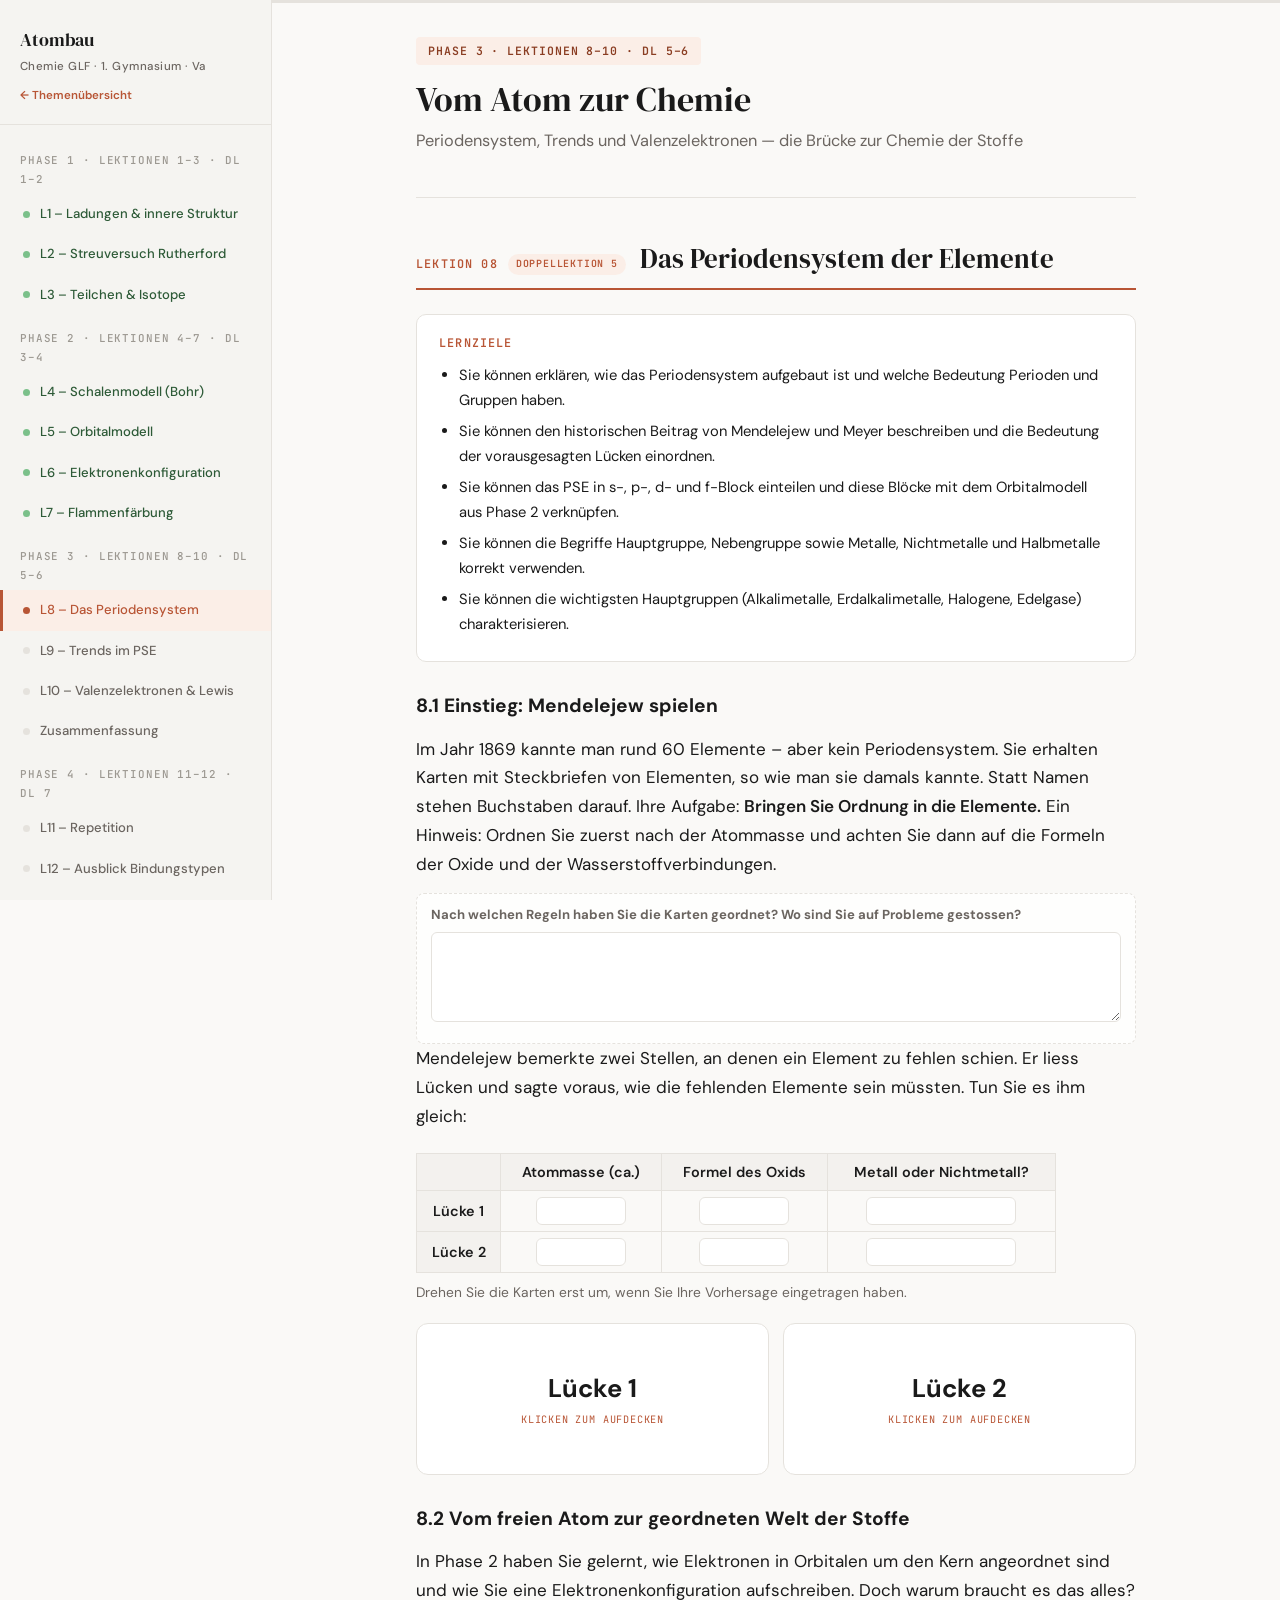
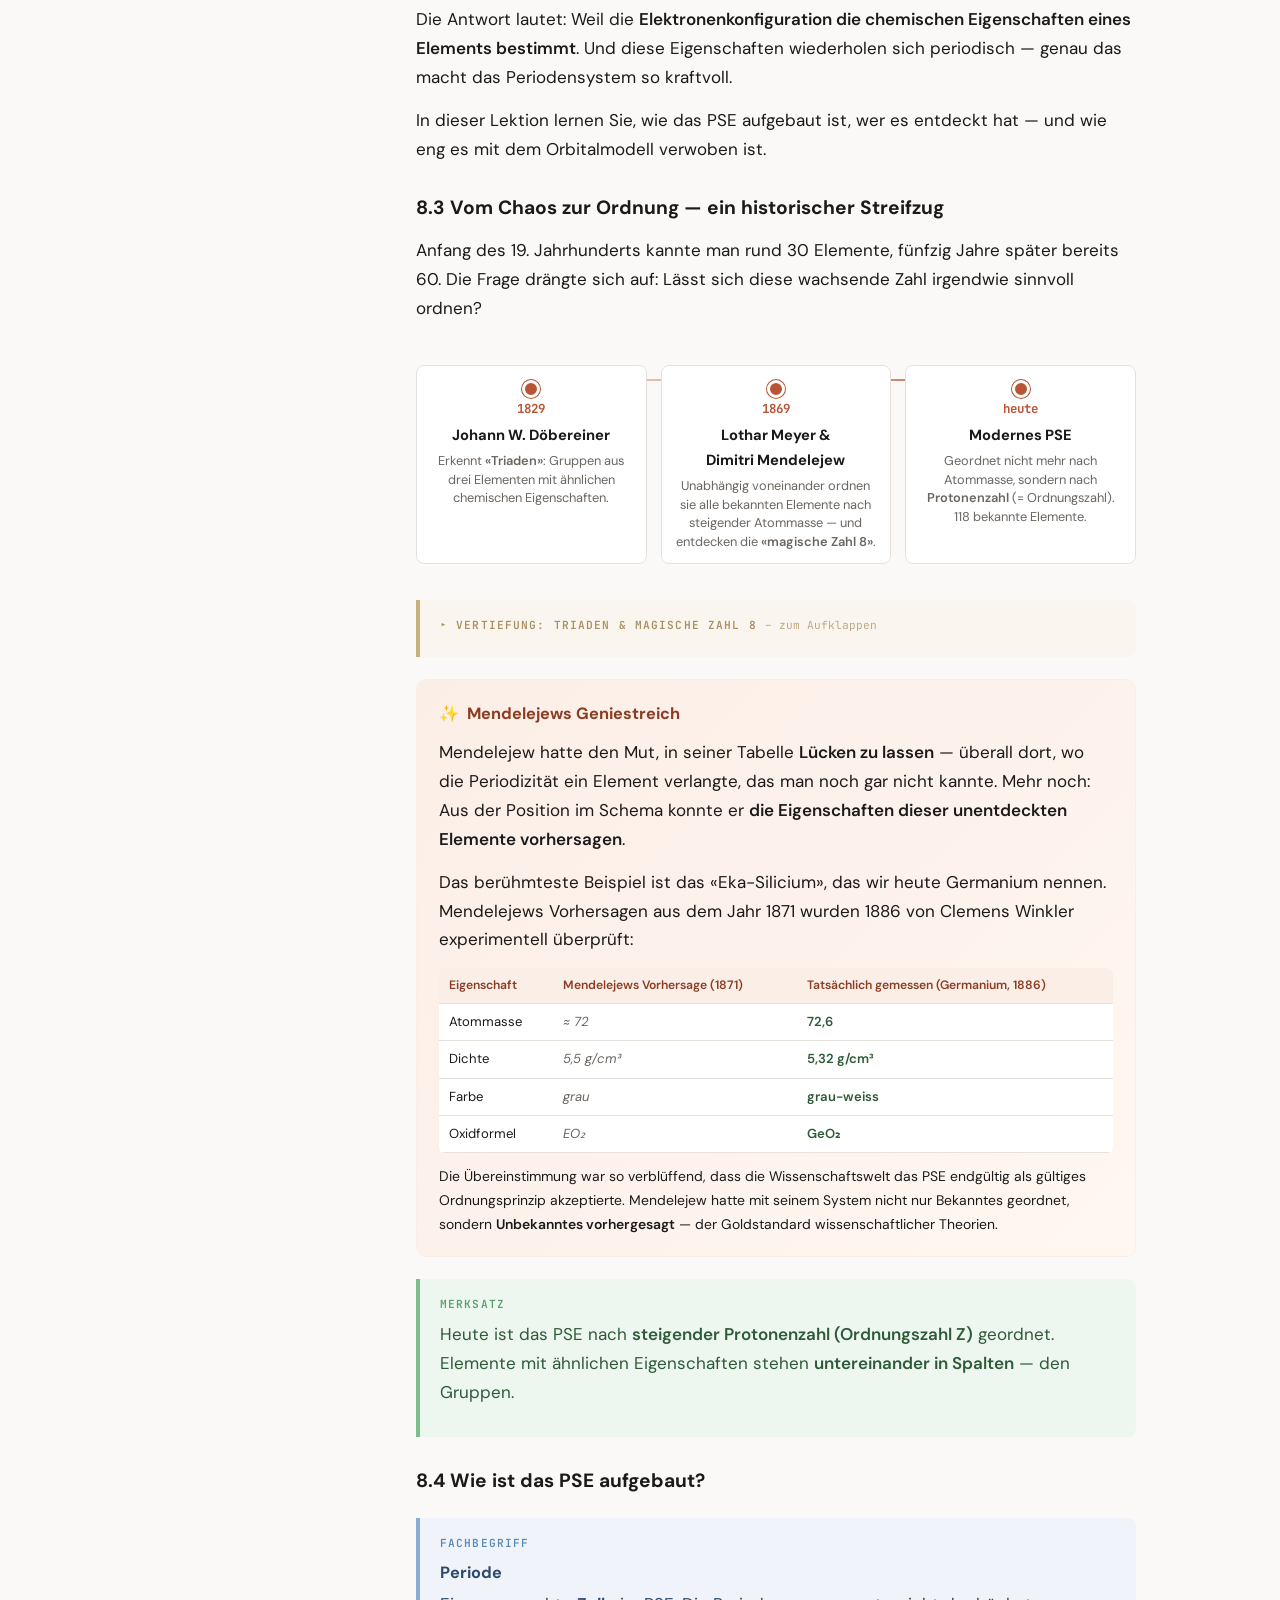
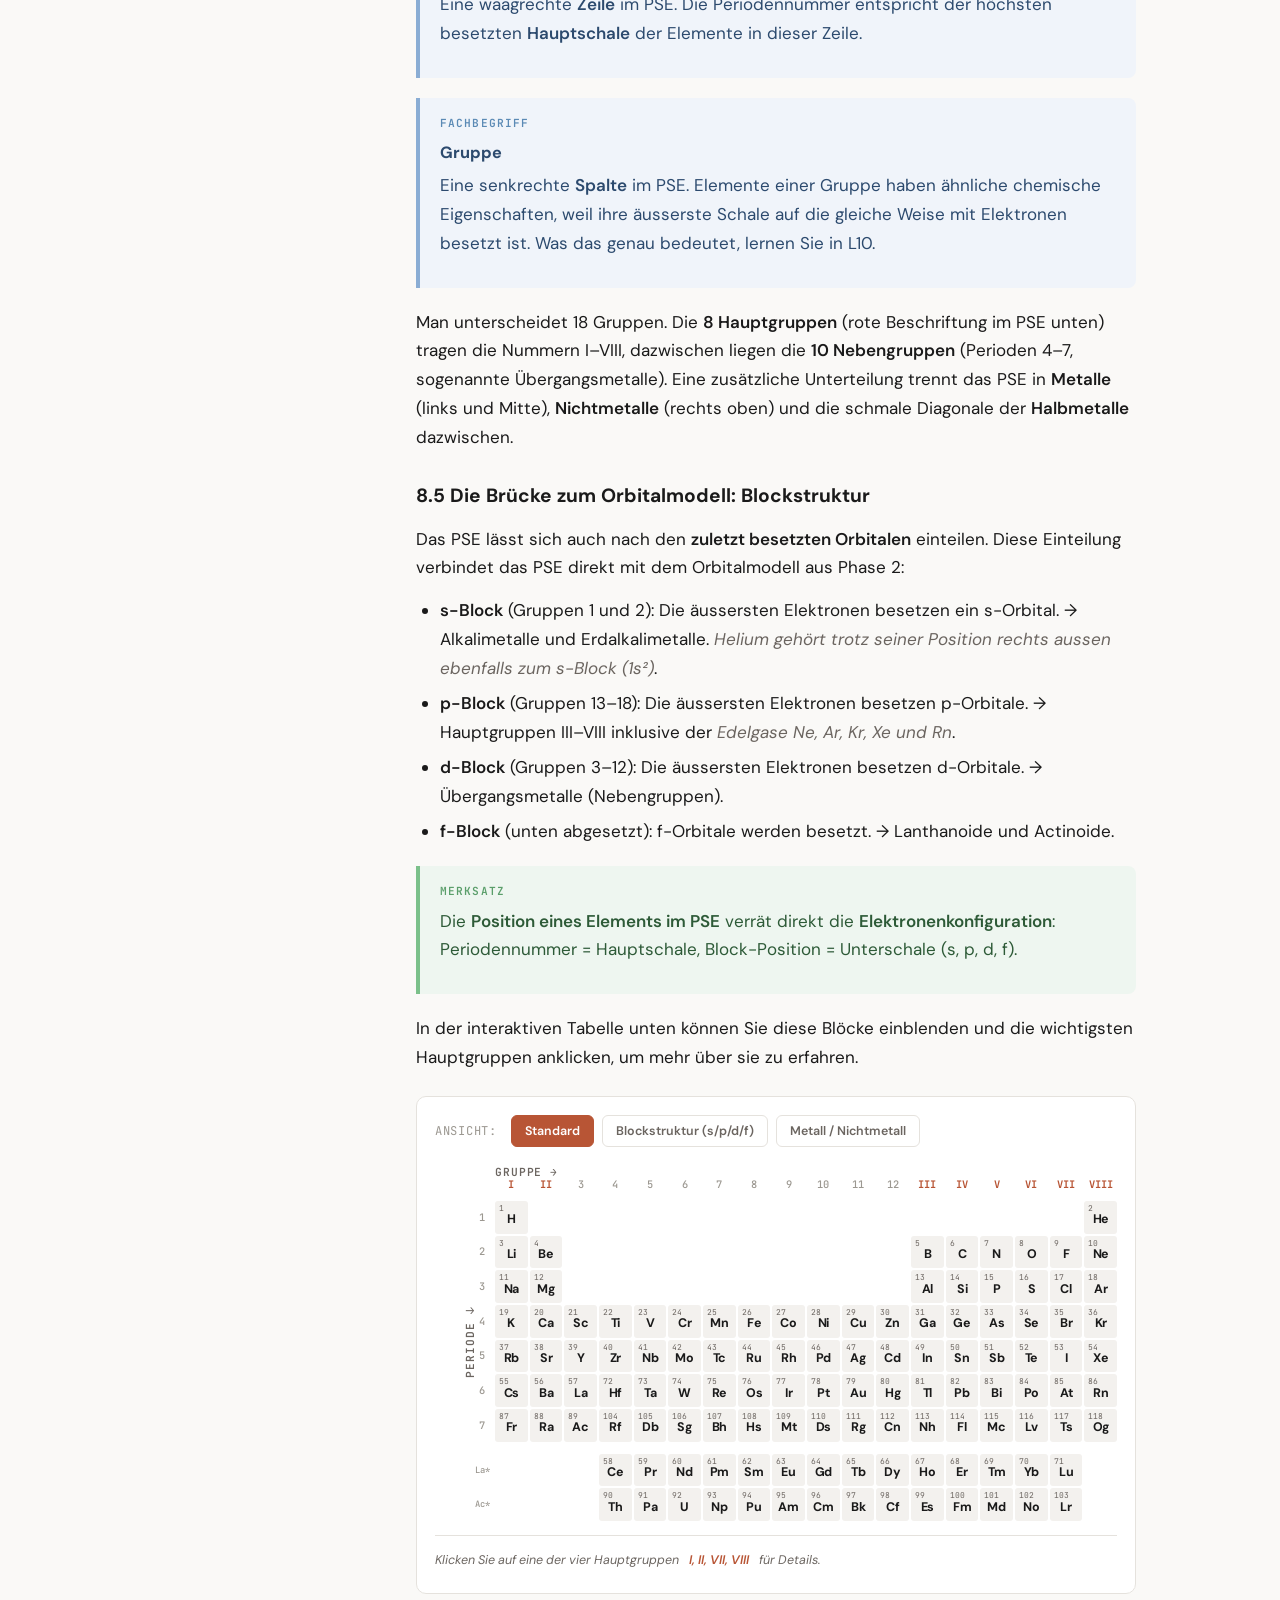
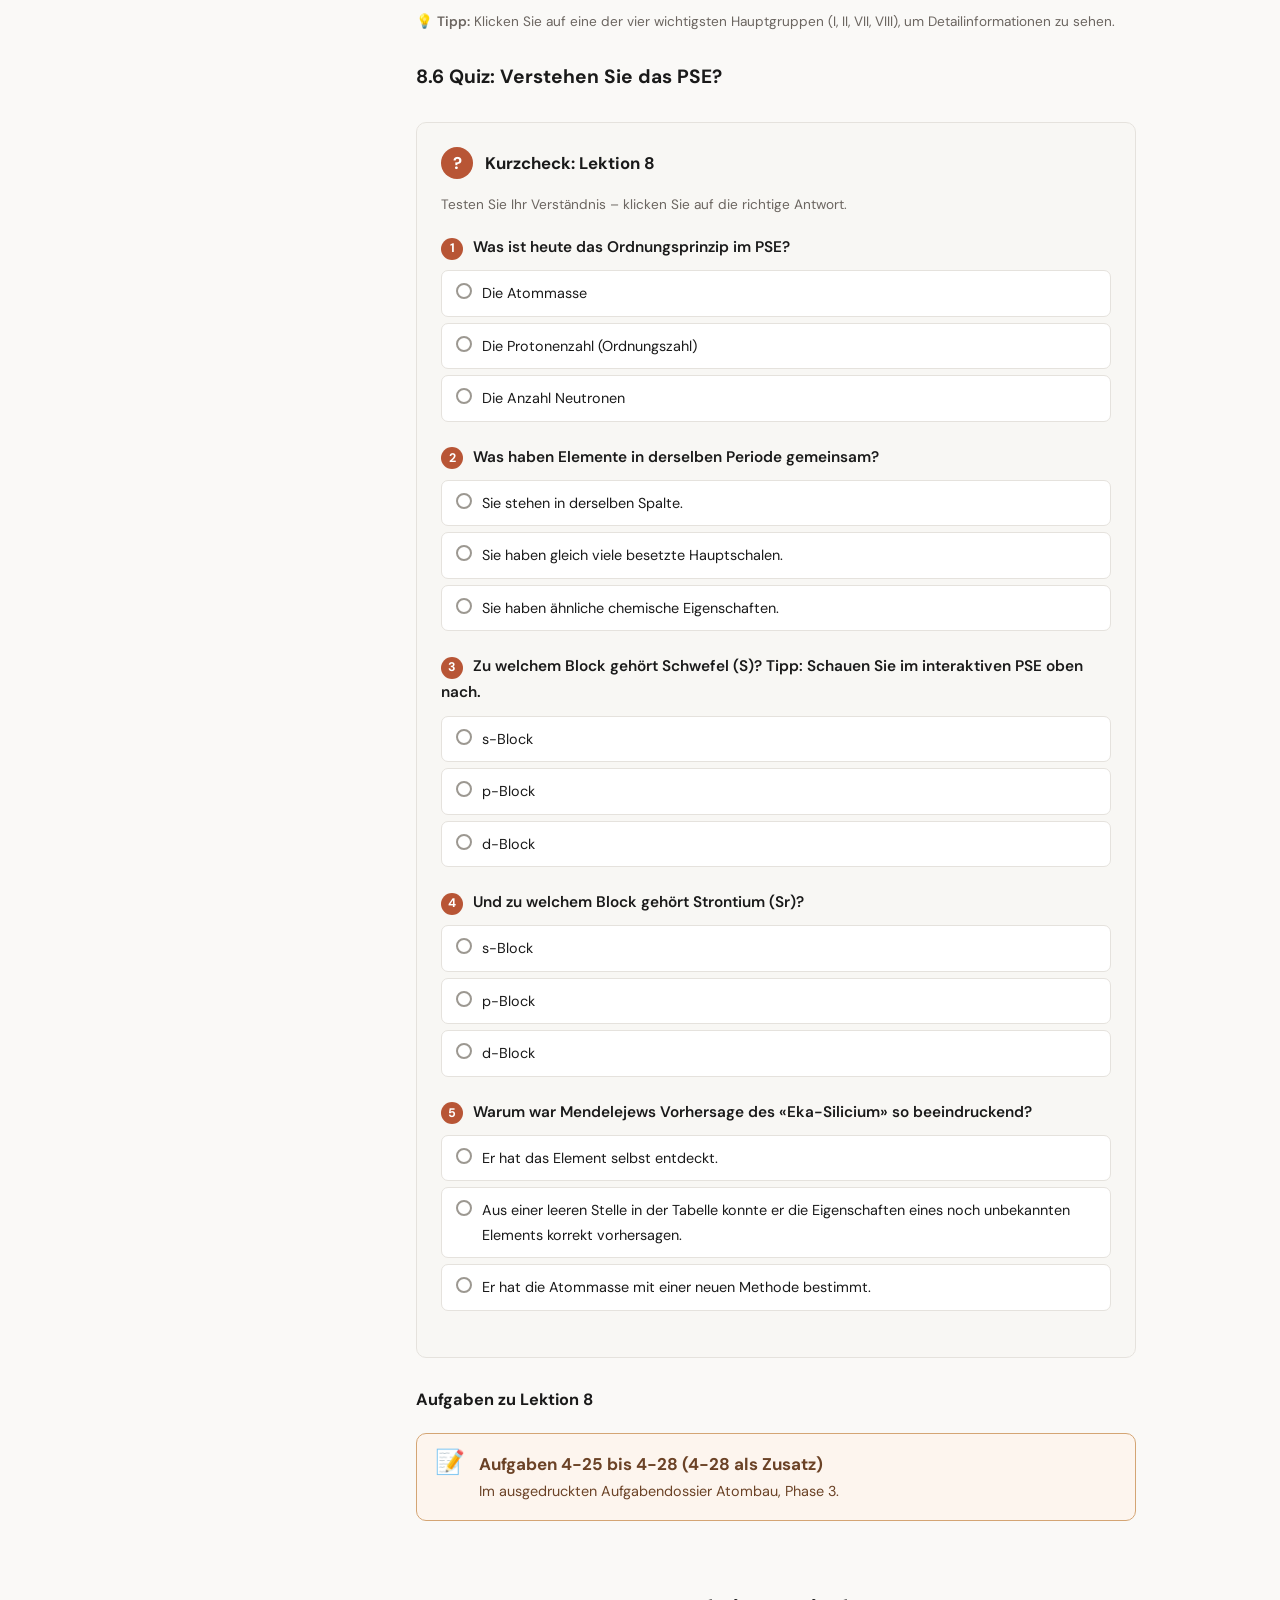
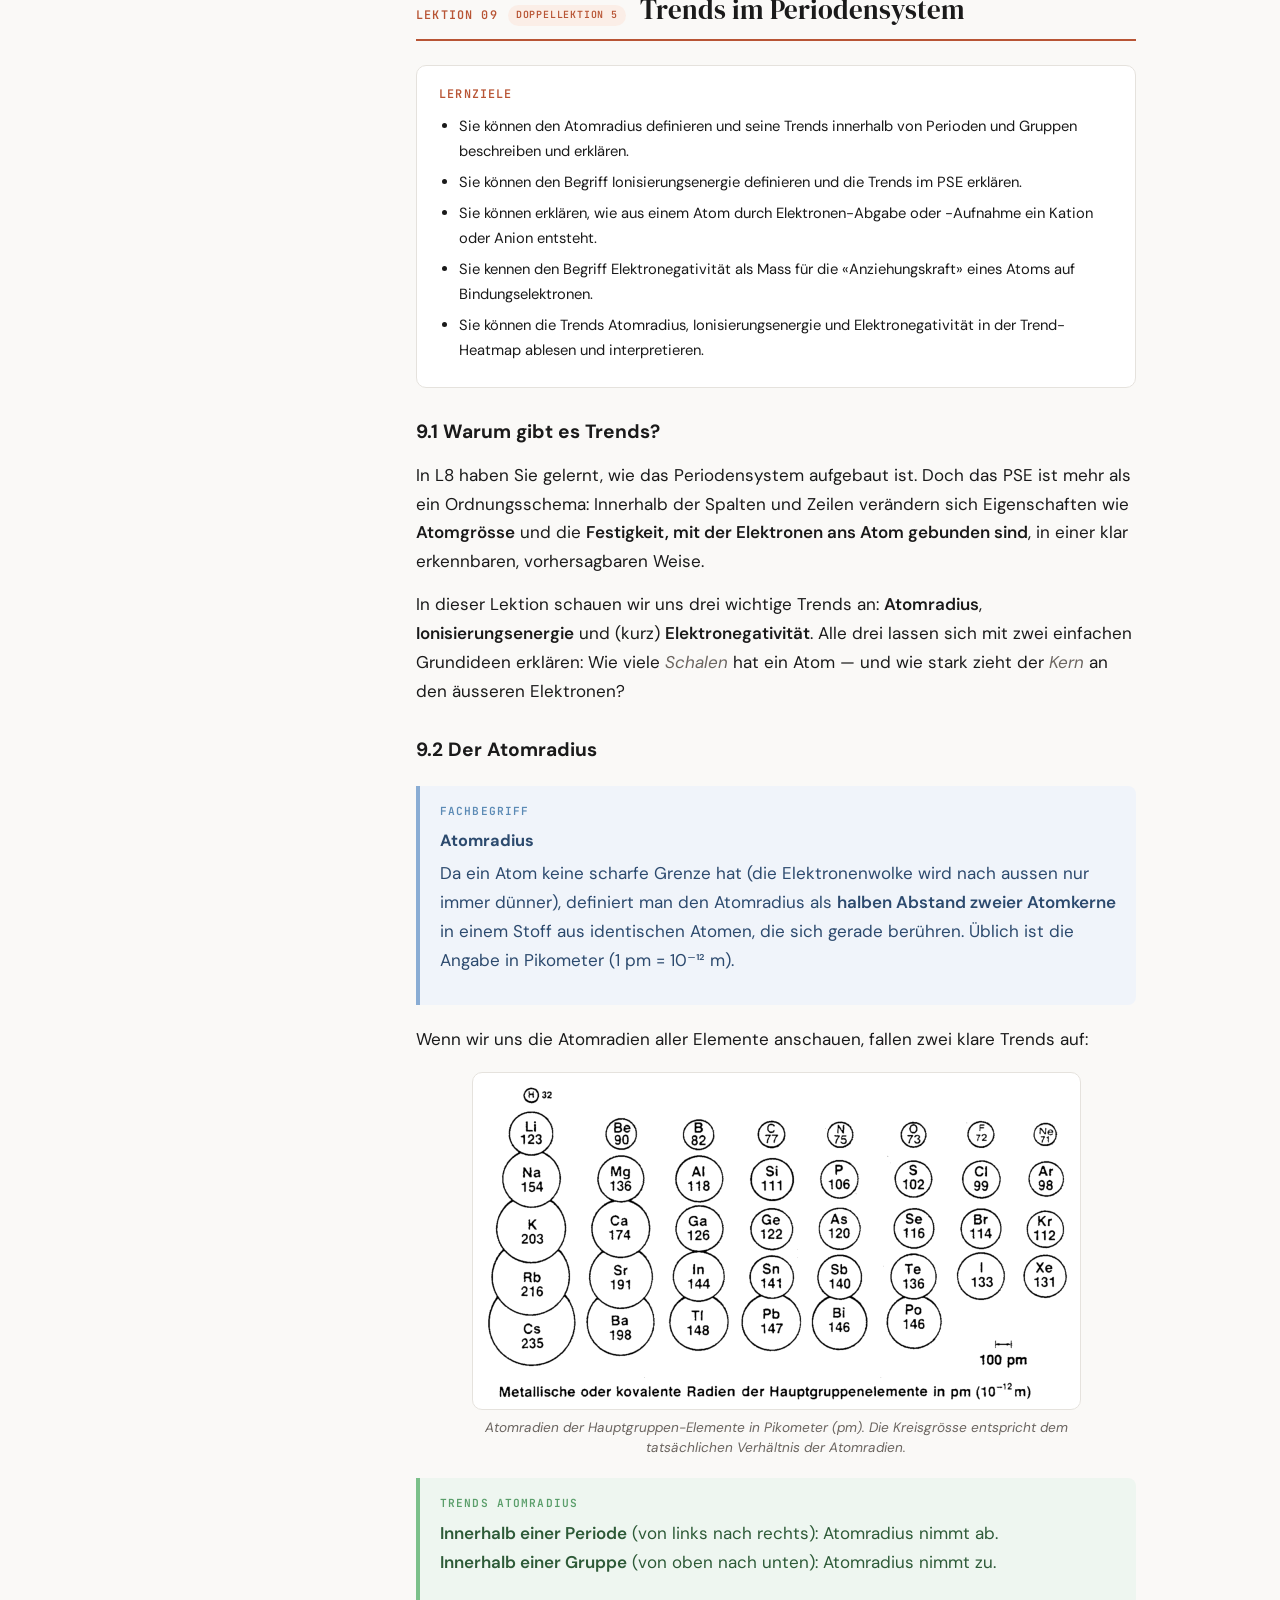
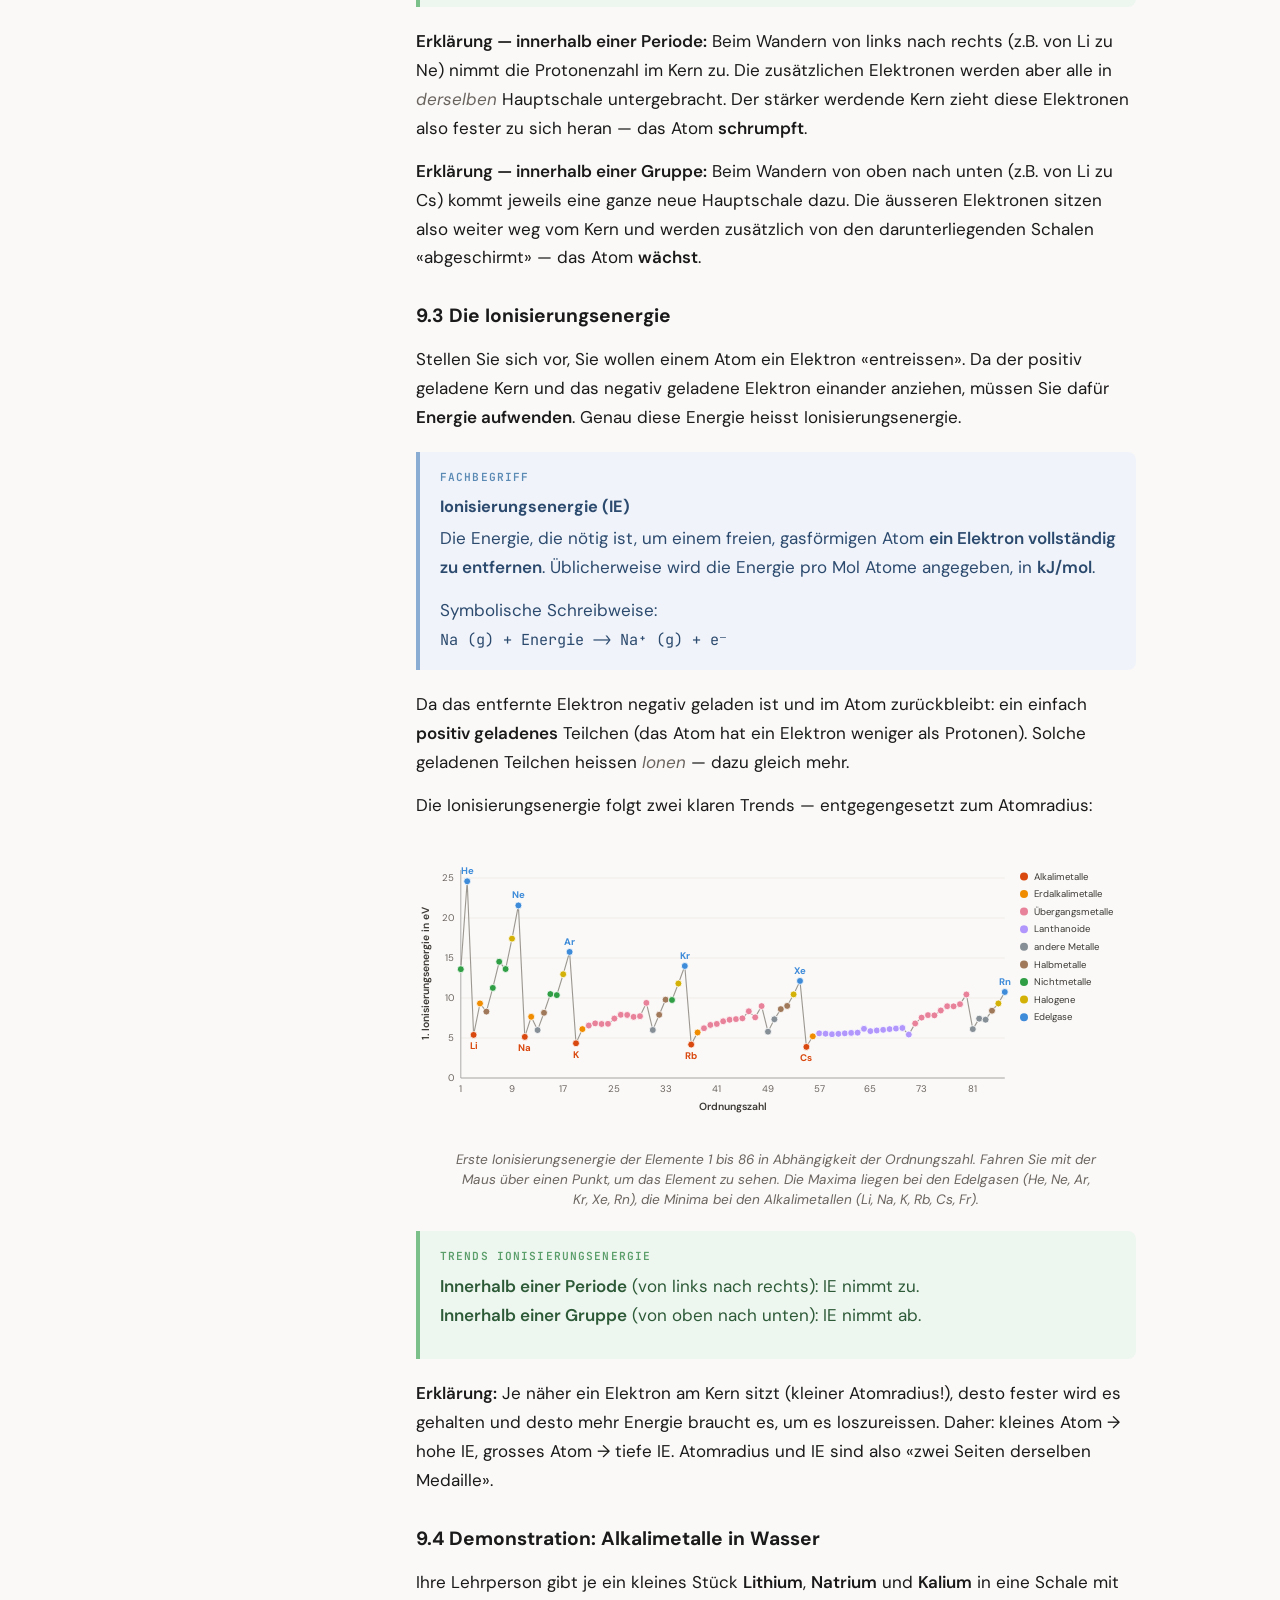
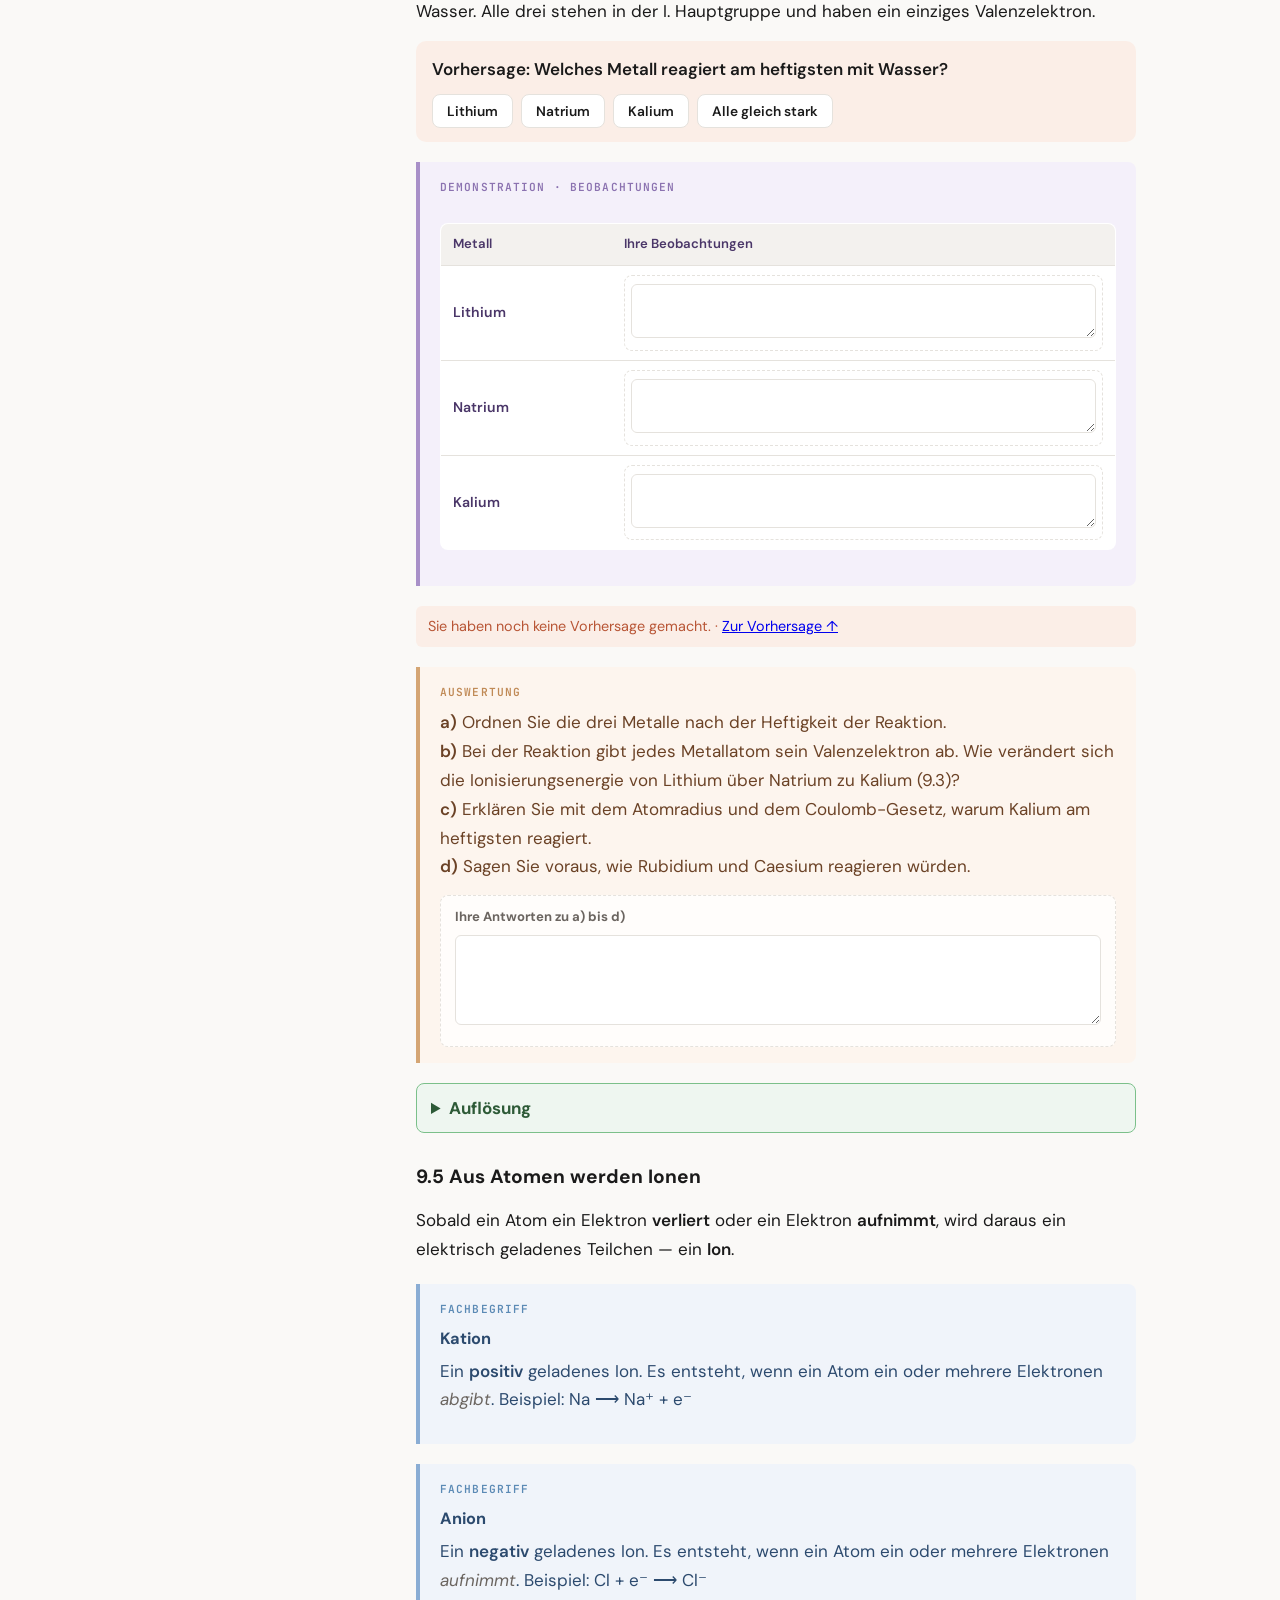
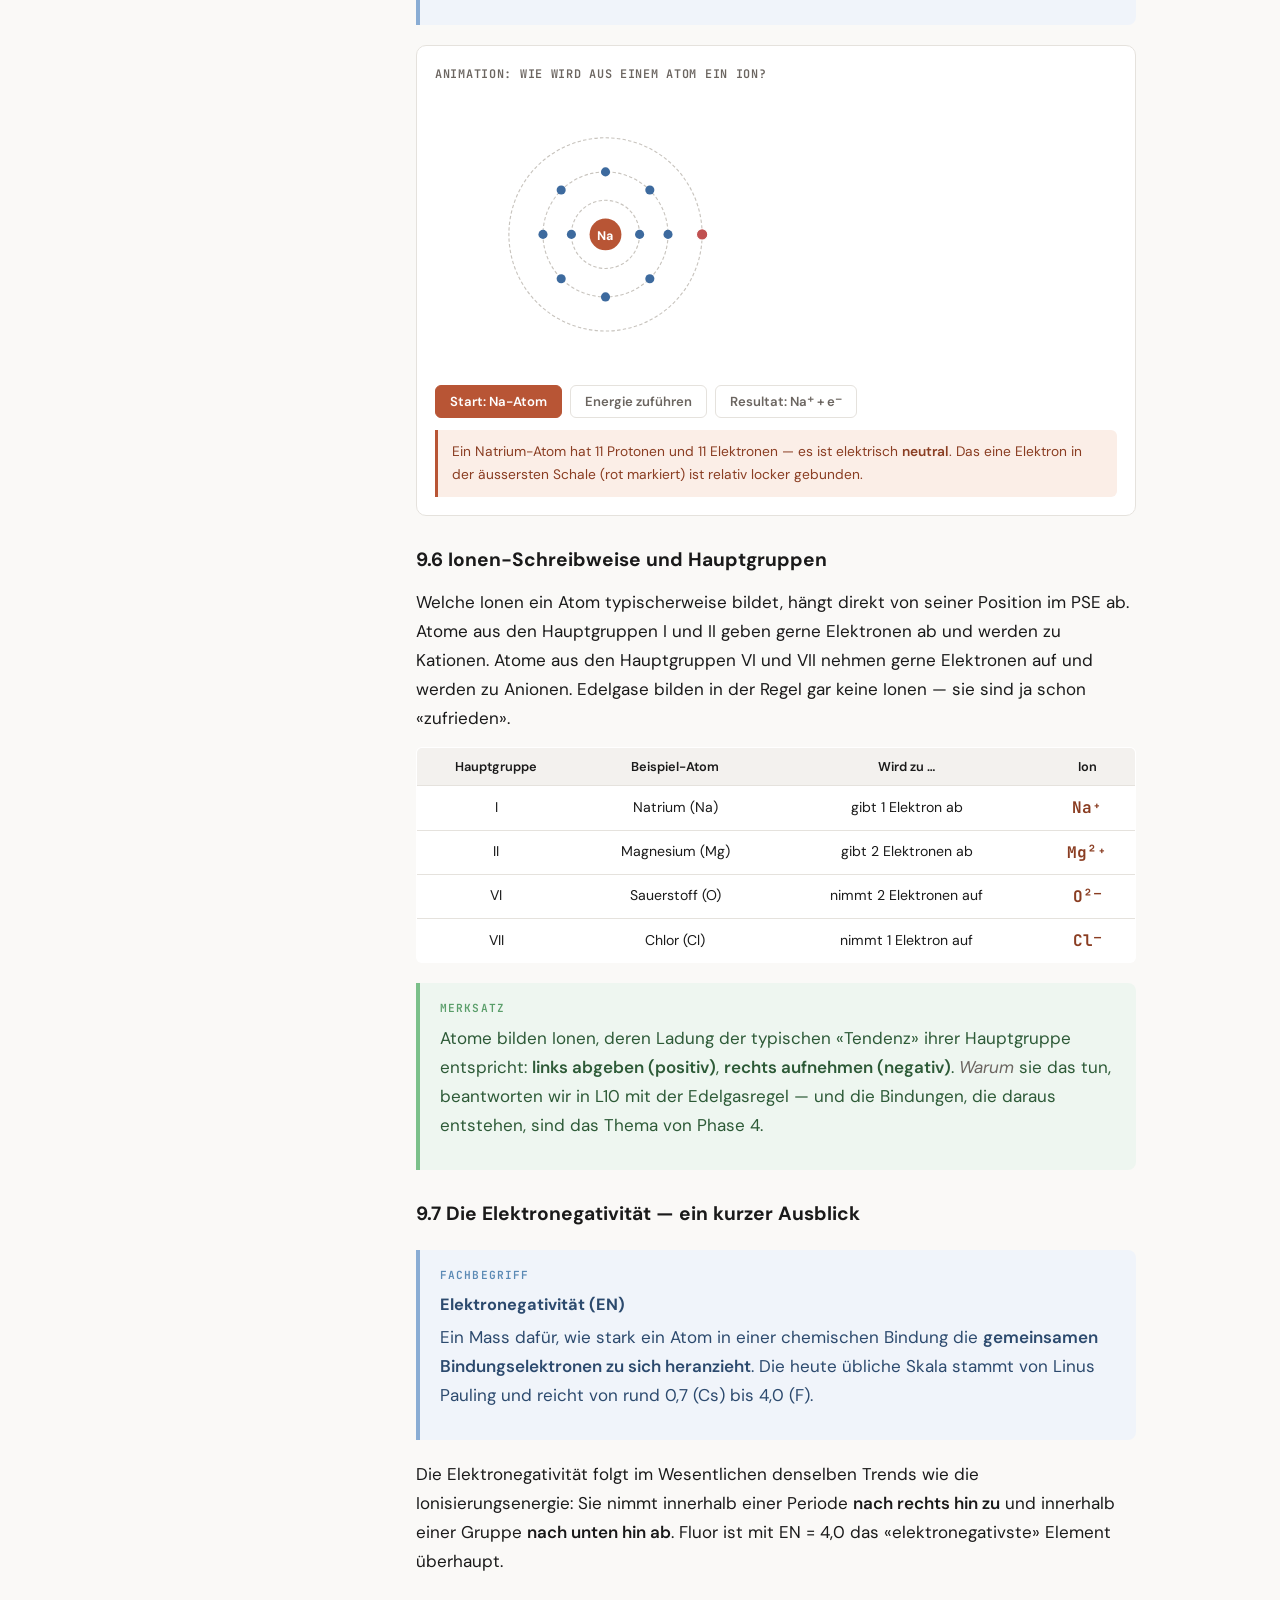
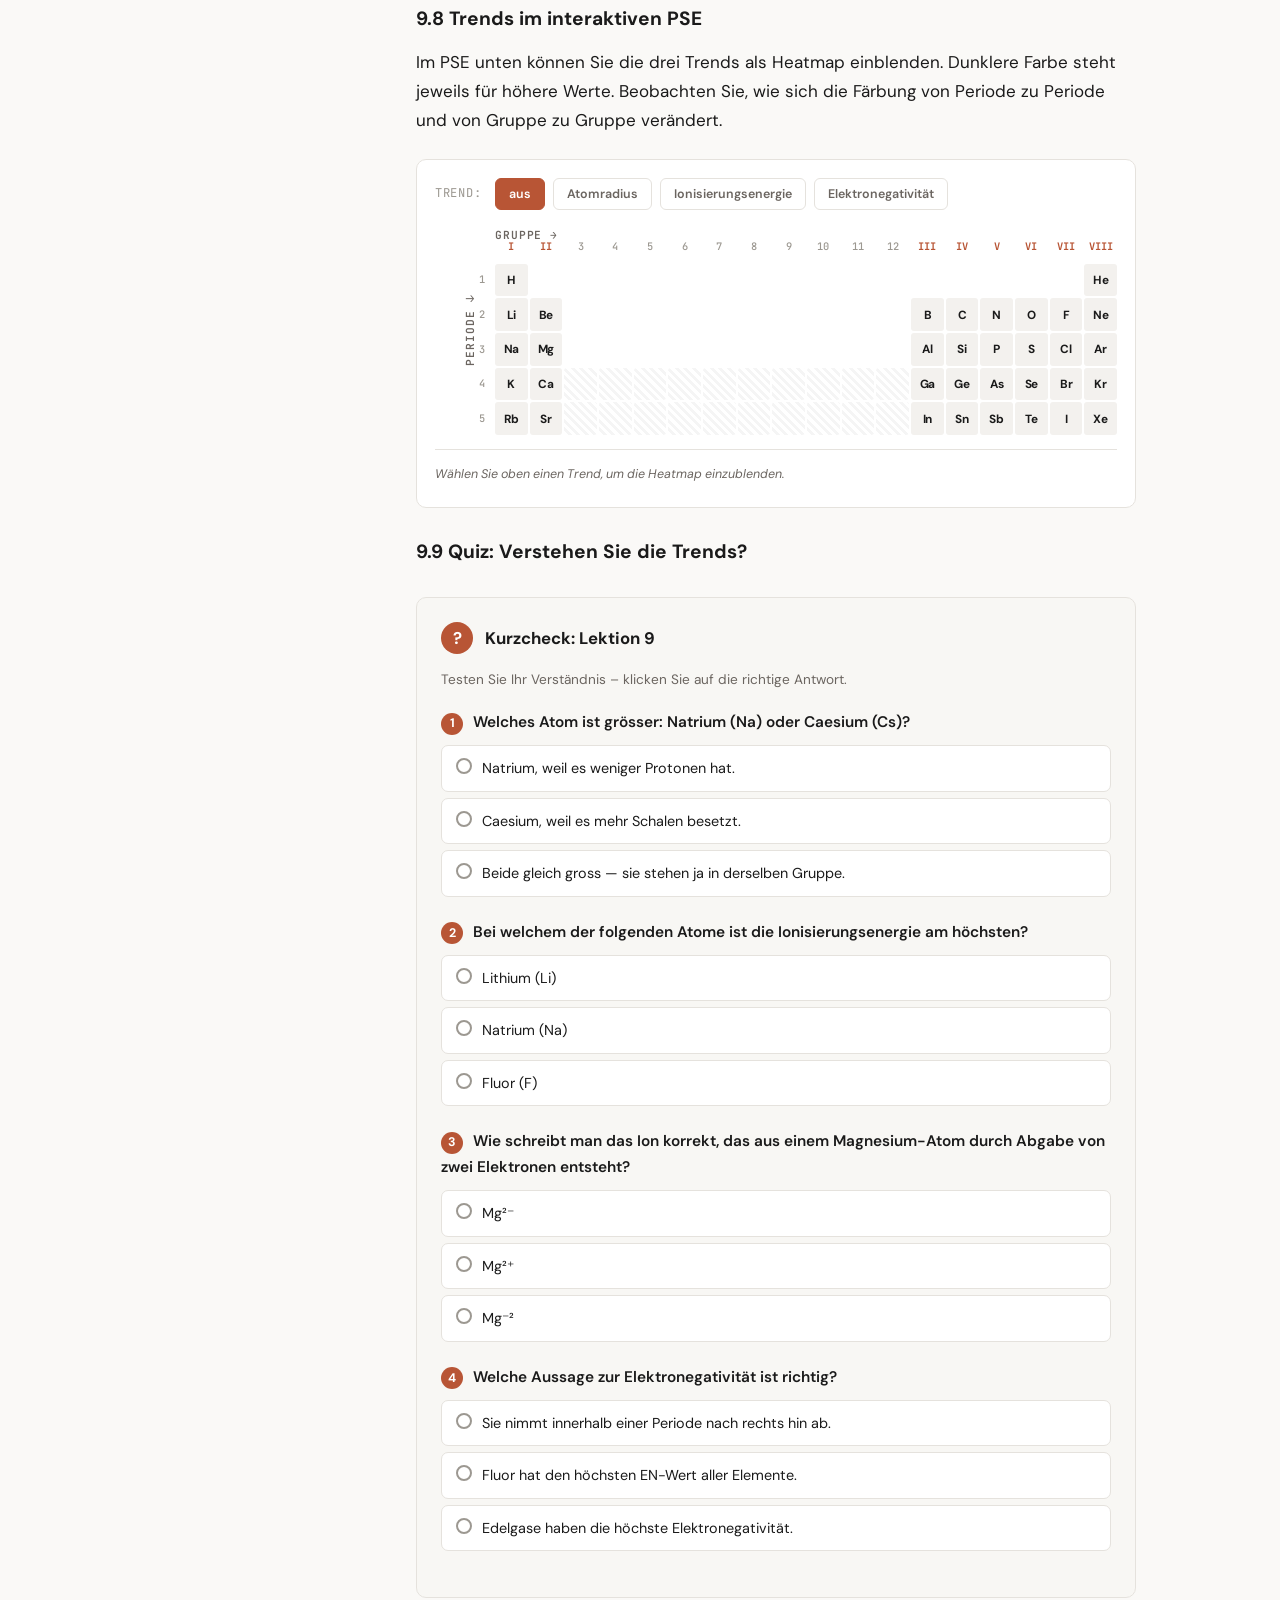
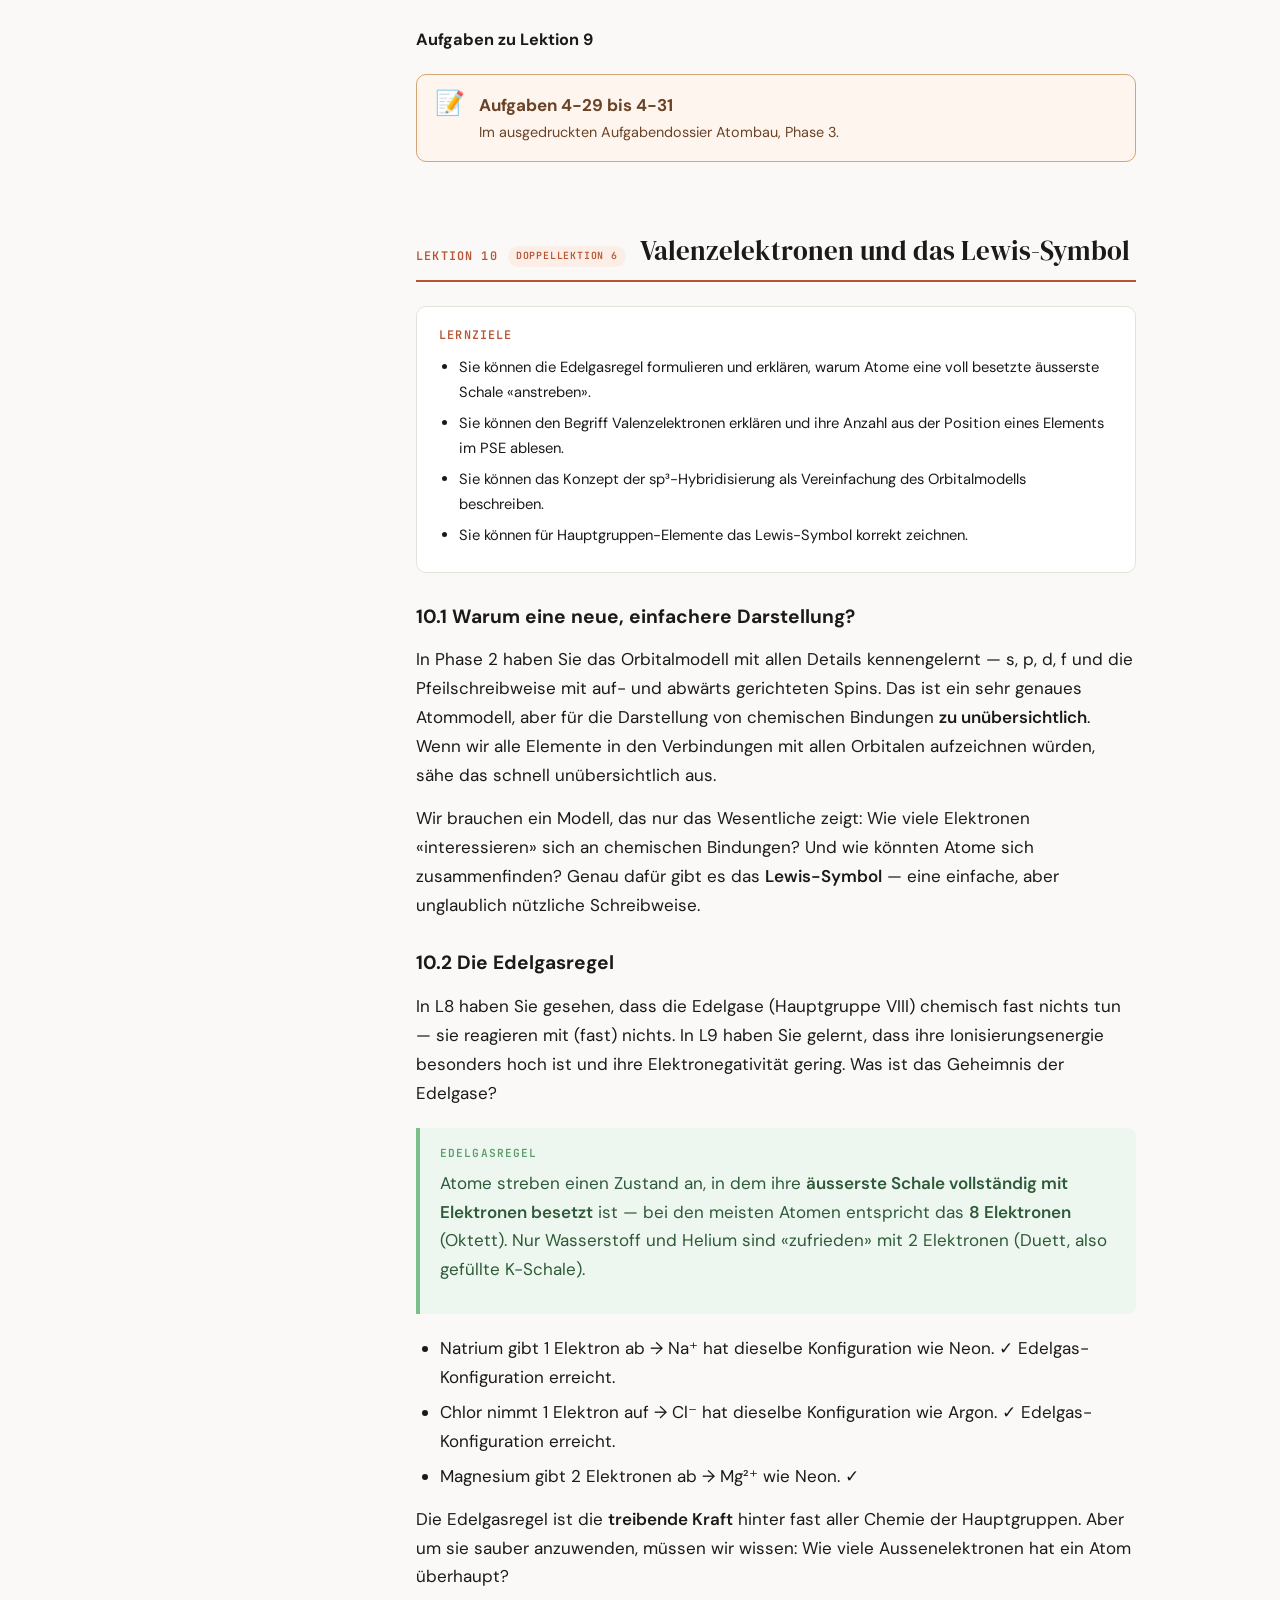
<file: atombau-phase3.html>
<!DOCTYPE html>
<html lang="de">
<head>
<meta charset="UTF-8">
<meta name="viewport" content="width=device-width, initial-scale=1.0">
<title>Atombau – Phase 3</title>
<link rel="preconnect" href="https://fonts.googleapis.com">
<link href="https://fonts.googleapis.com/css2?family=DM+Sans:ital,wght@0,400;0,500;0,600;0,700&family=DM+Serif+Display&family=JetBrains+Mono:wght@400;500&display=swap" rel="stylesheet">
<style>
:root {
  --bg: #faf9f7;
  --bg-alt: #f3f1ee;
  --text: #1a1a1a;
  --text-muted: #6b6560;
  --text-light: #9c9891;
  --border: #e5e2dd;
  --sidebar-bg: #f5f4f1;

  --glossar-bg: #f0f4fa; --glossar-border: #8aadd4; --glossar-text: #2c4a6e; --glossar-label: #5b8ab5;
  --merksatz-bg: #eef6f0; --merksatz-border: #7bc08a; --merksatz-text: #2d5a37; --merksatz-label: #5a9e6a;
  --aufgabe-bg: #fdf5ee; --aufgabe-border: #d4a574; --aufgabe-text: #6b4226; --aufgabe-label: #c08a56;
  --experiment-bg: #f4f0fa; --experiment-border: #a890c8; --experiment-text: #4a3668; --experiment-label: #8b72b0;
  --discovery-bg: #faf5ee; --discovery-border: #c8b080; --discovery-text: #5a4a2e; --discovery-label: #a89060;

  /* Phase 3 = coral / purple, gemäss roter Faden */
  --accent: #b85535;          /* coral, dezent */
  --accent-light: #fbeee7;
  --accent-strong: #8a3d22;

  --quiz-bg: #f8f7f4;
  --correct-bg: #eef6f0; --correct-border: #7bc08a; --correct-text: #2d5a37;
  --wrong-bg: #fceaea; --wrong-border: #e07070; --wrong-text: #7a2020;
  --forms-bg: #e8eff7; --forms-border: #8aadd4; --forms-text: #2c4a6e;
  --onenote-bg: #f4f0fa; --onenote-border: #a890c8; --onenote-text: #4a3668;
  --teams-bg: #f0f0fa; --teams-border: #7b83c8; --teams-text: #3b3b6e;

  /* PSE-Block-Farben */
  --block-s: #d6e4f5; --block-s-text: #1d3a5f;
  --block-p: #ffe2c8; --block-p-text: #6e3b14;
  --block-d: #d8eed3; --block-d-text: #2c5b1d;
  --block-f: #ecd9f0; --block-f-text: #4f1f5b;

  --metal: #fde7c0;
  --halbmetal: #ffe7a8;
  --nichtmetal: #d4ead7;
  --edelgas: #e6d0e8;
  --wasserstoff: #fff0d8;

  --serif: 'DM Serif Display', Georgia, serif;
  --sans: 'DM Sans', -apple-system, sans-serif;
  --mono: 'JetBrains Mono', monospace;
  --radius: 10px;
}
* { margin: 0; padding: 0; box-sizing: border-box; }
html { scroll-behavior: smooth; scroll-padding-top: 20px; }
body { font-family: var(--sans); background: var(--bg); color: var(--text); font-size: 17px; line-height: 1.7; }

/* === LAYOUT === */
.layout { display: flex; min-height: 100vh; }

/* === SIDEBAR === */
.sidebar {
  width: 272px;
  background: var(--sidebar-bg);
  border-right: 1px solid var(--border);
  padding: 24px 0;
  position: sticky;
  top: 0;
  height: 100vh;
  overflow-y: auto;
  flex-shrink: 0;
}
.sidebar-brand {
  font-family: var(--serif);
  font-size: 1.15rem;
  padding: 0 20px 16px;
  border-bottom: 1px solid var(--border);
  margin-bottom: 12px;
  color: var(--text);
}
.sidebar-brand small { display: block; font-family: var(--sans); font-size: 0.72rem; color: var(--text-muted); font-weight: 500; margin-top: 2px; letter-spacing: 0.04em; }
.sidebar-phase {
  font-family: var(--mono);
  font-size: 0.68rem;
  font-weight: 500;
  text-transform: uppercase;
  letter-spacing: 0.08em;
  color: var(--text-light);
  padding: 14px 20px 6px;
}
.nav-item {
  display: flex;
  align-items: center;
  gap: 10px;
  padding: 9px 20px;
  font-size: 0.82rem;
  font-weight: 500;
  color: var(--text-muted);
  cursor: pointer;
  transition: all 0.15s;
  text-decoration: none;
  border-left: 3px solid transparent;
}
.nav-item:hover { background: rgba(0,0,0,0.03); }
.nav-item.active { color: var(--accent); background: var(--accent-light); border-left-color: var(--accent); }
.nav-item.done { color: var(--merksatz-text); }
.nav-item.locked { color: var(--text-light); cursor: not-allowed; opacity: 0.55; }
.nav-dot { width: 7px; height: 7px; border-radius: 50%; background: var(--border); flex-shrink: 0; }
.nav-item.active .nav-dot { background: var(--accent); }
.nav-item.done .nav-dot { background: var(--merksatz-border); }
.lock-icon { font-size: 11px; margin-left: auto; }

/* === MAIN CONTENT === */
.main-wrap { flex: 1; min-width: 0; }
.progress-bar { position: sticky; top: 0; height: 3px; background: var(--border); z-index: 50; }
.progress-fill { height: 100%; width: 0%; background: var(--accent); transition: width 0.15s; }
.content { max-width: 800px; margin: 0 auto; padding: 32px 40px 80px; }

.hero-inline { padding-bottom: 28px; border-bottom: 1px solid var(--border); margin-bottom: 36px; }
.phase-badge {
  display: inline-block;
  font-family: var(--mono);
  font-size: 0.72rem;
  font-weight: 600;
  text-transform: uppercase;
  letter-spacing: 0.08em;
  background: var(--accent-light);
  color: var(--accent-strong);
  padding: 4px 12px;
  border-radius: 4px;
  margin-bottom: 14px;
}
h1 { font-family: var(--serif); font-size: 2.1rem; font-weight: 400; line-height: 1.2; margin-bottom: 8px; }
.subtitle { color: var(--text-muted); font-size: 1.02rem; }

section { margin-bottom: 64px; padding-top: 8px; }
.lesson-header {
  display: flex;
  align-items: baseline;
  gap: 14px;
  padding-bottom: 12px;
  border-bottom: 2px solid var(--accent);
  margin-bottom: 24px;
}
.lesson-number {
  font-family: var(--mono);
  font-size: 0.74rem;
  font-weight: 600;
  text-transform: uppercase;
  letter-spacing: 0.1em;
  color: var(--accent);
}
.lesson-header h2 { font-family: var(--serif); font-size: 1.7rem; font-weight: 400; line-height: 1.25; }
h3 { font-family: var(--sans); font-size: 1.2rem; font-weight: 700; margin: 28px 0 12px; color: var(--text); }
h4 { font-family: var(--sans); font-size: 1.02rem; font-weight: 700; margin: 22px 0 10px; color: var(--text); }
p { margin-bottom: 14px; }
ul, ol { padding-left: 24px; margin-bottom: 14px; }
li { margin-bottom: 6px; }
strong { font-weight: 600; }
em { font-style: italic; color: var(--text-muted); }

/* === BLÖCKE (Glossar, Merksatz, Aufgabe …) === */
.glossar, .merksatz, .aufgabe, .experiment, .discovery {
  border-left: 4px solid;
  padding: 16px 20px;
  margin: 20px 0;
  border-radius: 0 8px 8px 0;
}
.glossar { background: var(--glossar-bg); border-color: var(--glossar-border); color: var(--glossar-text); }
.merksatz { background: var(--merksatz-bg); border-color: var(--merksatz-border); color: var(--merksatz-text); }
.aufgabe { background: var(--aufgabe-bg); border-color: var(--aufgabe-border); color: var(--aufgabe-text); }
.experiment { background: var(--experiment-bg); border-color: var(--experiment-border); color: var(--experiment-text); }
.discovery { background: var(--discovery-bg); border-color: var(--discovery-border); color: var(--discovery-text); }
.glossar-label, .merksatz-label, .aufgabe-label, .experiment-label, .discovery-label {
  font-family: var(--mono);
  font-size: 0.7rem;
  font-weight: 600;
  text-transform: uppercase;
  letter-spacing: 0.1em;
  margin-bottom: 6px;
  display: block;
}
.glossar-label { color: var(--glossar-label); }
.merksatz-label { color: var(--merksatz-label); }
.aufgabe-label { color: var(--aufgabe-label); }
.experiment-label { color: var(--experiment-label); }
.discovery-label { color: var(--discovery-label); }
.glossar-term { font-weight: 700; font-size: 1.02rem; margin-bottom: 4px; }

.lernziele {
  background: white;
  border: 1px solid var(--border);
  padding: 18px 22px;
  border-radius: var(--radius);
  margin: 0 0 28px;
}
.lernziele h3 {
  font-family: var(--mono);
  font-size: 0.74rem;
  font-weight: 600;
  text-transform: uppercase;
  letter-spacing: 0.1em;
  color: var(--accent);
  margin: 0 0 10px;
}
.lernziele ul { padding-left: 20px; margin: 0; }
.lernziele li { font-size: 0.92rem; color: var(--text); margin-bottom: 6px; }

/* === TABELLEN === */
.data-table {
  width: 100%;
  border-collapse: collapse;
  margin: 20px 0;
  font-size: 0.88rem;
  background: white;
  border-radius: 8px;
  overflow: hidden;
  border: 1px solid var(--border);
}
.data-table th, .data-table td { padding: 9px 12px; text-align: left; border-bottom: 1px solid var(--border); }
.data-table th { background: var(--bg-alt); font-weight: 600; font-size: 0.82rem; }
.data-table tr:last-child td { border-bottom: none; }

/* === QUIZ === */
.quiz-section {
  background: var(--quiz-bg);
  border: 1px solid var(--border);
  border-radius: var(--radius);
  padding: 24px;
  margin: 28px 0;
}
.quiz-header { display: flex; align-items: center; gap: 12px; margin-bottom: 14px; }
.quiz-icon { width: 32px; height: 32px; background: var(--accent); color: white; border-radius: 50%; display: flex; align-items: center; justify-content: center; font-weight: 700; flex-shrink: 0; }
.quiz-title { font-size: 1.05rem; font-weight: 700; }
.quiz-sub { font-size: 0.85rem; color: var(--text-muted); margin-bottom: 18px; }
.question { margin-bottom: 22px; }
.q-text { font-weight: 600; margin-bottom: 10px; font-size: 0.96rem; }
.q-num {
  display: inline-flex; align-items: center; justify-content: center;
  width: 22px; height: 22px; background: var(--accent); color: white;
  border-radius: 50%; font-size: 0.78rem; margin-right: 10px; font-weight: 700;
}
.option {
  display: flex; align-items: flex-start; gap: 10px;
  padding: 10px 14px; margin-bottom: 6px;
  background: white; border: 1px solid var(--border); border-radius: 7px;
  cursor: pointer; transition: all 0.15s; font-size: 0.9rem;
}
.option:hover { border-color: var(--accent); background: var(--accent-light); }
.option.selected.correct { border-color: var(--correct-border); background: var(--correct-bg); color: var(--correct-text); }
.option.selected.wrong { border-color: var(--wrong-border); background: var(--wrong-bg); color: var(--wrong-text); }
.option.selected .radio { background: currentColor; }
.option.selected.correct .radio::after { content: '✓'; color: var(--correct-bg); position: relative; left: 2px; top: -3px; font-size: 11px; font-weight: 700; }
.option.selected.wrong .radio::after { content: '✗'; color: var(--wrong-bg); position: relative; left: 3px; top: -3px; font-size: 11px; font-weight: 700; }
.radio {
  width: 16px; height: 16px; border-radius: 50%; border: 2px solid var(--text-light);
  flex-shrink: 0; margin-top: 2px;
}
.feedback {
  display: none;
  margin-top: 8px;
  padding: 10px 14px;
  border-radius: 6px;
  font-size: 0.85rem;
}
.feedback.show { display: block; }
.feedback.correct { background: var(--correct-bg); color: var(--correct-text); border-left: 3px solid var(--correct-border); }
.feedback.wrong { background: var(--wrong-bg); color: var(--wrong-text); border-left: 3px solid var(--wrong-border); }

/* === TASK CARDS === */
.task-links { display: grid; grid-template-columns: repeat(auto-fit, minmax(240px, 1fr)); gap: 14px; margin: 18px 0 28px; }
.task-card { padding: 16px 18px; border-radius: 8px; border: 1px solid; transition: transform 0.15s, box-shadow 0.15s; cursor: pointer; }
.task-card:hover { transform: translateY(-2px); box-shadow: 0 4px 12px rgba(0,0,0,0.06); }
.task-card.forms { background: var(--forms-bg); border-color: var(--forms-border); }
.task-card.onenote { background: var(--onenote-bg); border-color: var(--onenote-border); }
.task-card.teams { background: var(--teams-bg); border-color: var(--teams-border); }
.task-card-icon { font-size: 22px; margin-bottom: 6px; }
.task-card-title { font-size: 0.9rem; font-weight: 700; margin-bottom: 3px; }
.task-card.forms .task-card-title { color: var(--forms-text); }
.task-card.onenote .task-card-title { color: var(--onenote-text); }
.task-card.teams .task-card-title { color: var(--teams-text); }
.task-card-desc { font-size: 0.78rem; color: var(--text-muted); line-height: 1.4; }
.task-hint { display: none; margin-top: 10px; padding: 10px 14px; background: rgba(168,144,200,0.1); border-radius: 6px; font-size: 0.82rem; color: var(--onenote-text); line-height: 1.5; }
.task-hint.show { display: block; }

/* ============================================================ */
/*                INTERAKTIVES PSE (L8)                          */
/* ============================================================ */
.pse-container {
  background: white;
  border: 1px solid var(--border);
  border-radius: var(--radius);
  padding: 18px 18px 22px;
  /* Ausbrechen aus dem 800px-Lesefluss: zentriert, max 1100px breit */
  width: min(1100px, 100%);
  margin: 24px auto;
  position: relative;
  left: 50%;
  transform: translateX(-50%);
  /* Kein horizontales Scrollen mehr — Grid passt sich dank min-width-Anpassung an */
  overflow: visible;
}
/* Sicherheitsnetz für sehr schmale Viewports */
@media (max-width: 1180px) {
  .pse-container {
    width: 100%;
    left: 0;
    transform: none;
  }
}
.pse-controls {
  display: flex;
  flex-wrap: wrap;
  gap: 8px;
  margin-bottom: 16px;
  align-items: center;
}
.pse-toggle {
  font-family: var(--sans);
  font-size: 0.78rem;
  font-weight: 600;
  padding: 7px 13px;
  border-radius: 6px;
  border: 1px solid var(--border);
  background: white;
  color: var(--text-muted);
  cursor: pointer;
  transition: all 0.15s;
}
.pse-toggle:hover { border-color: var(--accent); color: var(--accent); }
.pse-toggle.active { background: var(--accent); color: white; border-color: var(--accent); }
.pse-controls-label {
  font-size: 0.76rem;
  font-family: var(--mono);
  text-transform: uppercase;
  letter-spacing: 0.06em;
  color: var(--text-light);
  margin-right: 6px;
}

.pse-grid-wrap {
  position: relative;
  padding-top: 14px;
  padding-left: 36px;
}
.pse-axis-group {
  position: absolute;
  top: 0;
  left: 60px;
  font-family: var(--mono);
  font-size: 0.7rem;
  font-weight: 600;
  text-transform: uppercase;
  letter-spacing: 0.08em;
  color: var(--text-muted);
}
.pse-axis-period {
  position: absolute;
  top: 50%;
  left: 0;
  transform: translateY(-50%) rotate(-90deg);
  transform-origin: center;
  font-family: var(--mono);
  font-size: 0.7rem;
  font-weight: 600;
  text-transform: uppercase;
  letter-spacing: 0.08em;
  color: var(--text-muted);
  white-space: nowrap;
}

.pse-grid {
  display: grid;
  grid-template-columns: 22px repeat(18, 1fr);
  gap: 2px;
  font-family: var(--sans);
  min-width: 0;
}
.pse-row-label, .pse-col-label {
  font-family: var(--mono);
  font-size: 0.65rem;
  color: var(--text-light);
  display: flex;
  align-items: center;
  justify-content: center;
  font-weight: 500;
}
.pse-col-label { padding-bottom: 3px; height: 18px; }
.pse-row-label { width: 22px; }

.pse-cell {
  position: relative;
  aspect-ratio: 1 / 1;
  border-radius: 3px;
  border: 1px solid transparent;
  display: flex;
  flex-direction: column;
  align-items: center;
  justify-content: center;
  font-size: 0.62rem;
  line-height: 1;
  padding: 1px;
  transition: transform 0.12s, box-shadow 0.12s;
  background: var(--bg-alt);
  color: var(--text);
}
.pse-cell .pse-num {
  font-family: var(--mono);
  font-size: 0.5rem;
  color: var(--text-muted);
  position: absolute;
  top: 2px;
  left: 3px;
}
.pse-cell .pse-sym {
  font-weight: 700;
  font-size: 0.78rem;
  letter-spacing: -0.02em;
  margin-top: 4px;
}
.pse-cell .pse-name {
  font-size: 0.46rem;
  color: var(--text-muted);
  text-align: center;
  margin-top: 1px;
  display: none;
}
.pse-cell.clickable { cursor: pointer; }
.pse-cell.clickable:hover { transform: scale(1.12); box-shadow: 0 3px 10px rgba(0,0,0,0.18); z-index: 5; border-color: var(--accent); }
.pse-cell.empty { background: transparent; border: none; }
.pse-cell.placeholder { opacity: 0.35; cursor: default; }

/* Block-Färbung */
.pse-cell.block-s { background: var(--block-s); color: var(--block-s-text); }
.pse-cell.block-p { background: var(--block-p); color: var(--block-p-text); }
.pse-cell.block-d { background: var(--block-d); color: var(--block-d-text); }
.pse-cell.block-f { background: var(--block-f); color: var(--block-f-text); }

/* Metall-Modus */
.pse-mode-metall .pse-cell.is-metal       { background: var(--metal); color: #5a3010; }
.pse-mode-metall .pse-cell.is-halbmetal   { background: var(--halbmetal); color: #6b4d10; }
.pse-mode-metall .pse-cell.is-nichtmetal  { background: var(--nichtmetal); color: #1f4524; }
.pse-mode-metall .pse-cell.is-edelgas     { background: var(--edelgas); color: #4f1f5b; }
.pse-mode-metall .pse-cell.is-wasserstoff { background: var(--wasserstoff); color: #6b4d10; }

/* Hauptgruppe-Highlight */
.pse-cell.highlight-group { box-shadow: 0 0 0 2px var(--accent); z-index: 4; }

.pse-period-bracket-label {
  position: absolute;
  font-family: var(--mono);
  font-size: 0.62rem;
  color: var(--text-muted);
}

/* Legende */
.pse-legend {
  display: flex;
  flex-wrap: wrap;
  gap: 14px;
  margin-top: 14px;
  padding-top: 14px;
  border-top: 1px solid var(--border);
  font-size: 0.78rem;
  color: var(--text-muted);
}
.pse-legend-item { display: flex; align-items: center; gap: 6px; }
.pse-legend-swatch { width: 14px; height: 14px; border-radius: 3px; }

/* DETAIL PANEL FÜR HAUPTGRUPPEN */
.pse-detail-panel {
  display: none;
  margin-top: 18px;
  background: white;
  border: 2px solid var(--accent);
  border-radius: var(--radius);
  padding: 20px 22px;
  position: relative;
}
.pse-detail-panel.show { display: block; animation: fadeUp 0.3s ease-out; }
.pse-detail-close {
  position: absolute;
  top: 12px;
  right: 14px;
  background: none;
  border: none;
  font-size: 1.3rem;
  cursor: pointer;
  color: var(--text-muted);
  padding: 0 6px;
  line-height: 1;
}
.pse-detail-close:hover { color: var(--accent); }
.pse-detail-header { display: flex; align-items: baseline; gap: 12px; margin-bottom: 8px; }
.pse-detail-group {
  font-family: var(--mono);
  font-size: 0.74rem;
  font-weight: 600;
  text-transform: uppercase;
  letter-spacing: 0.08em;
  color: var(--accent);
}
.pse-detail-title { font-family: var(--serif); font-size: 1.4rem; line-height: 1.2; }
.pse-detail-body { display: block; }
.pse-detail-image { width: 100%; max-width: 280px; border-radius: 8px; display: block; }
.pse-detail-text { font-size: 0.93rem; line-height: 1.65; }
.pse-detail-media {
  display: flex;
  flex-direction: column;
  align-items: center;
  gap: 10px;
  margin: 4px 0 14px;
}
.pse-detail-elements {
  display: flex; flex-wrap: wrap; gap: 6px;
  justify-content: center;
  margin: 0;
}
.pse-detail-elem-pill {
  background: var(--accent-light);
  color: var(--accent-strong);
  font-family: var(--mono);
  font-weight: 600;
  font-size: 0.78rem;
  padding: 3px 9px;
  border-radius: 12px;
}
.pse-detail-trend {
  margin-top: 8px;
  padding: 10px 14px;
  background: var(--merksatz-bg);
  border-left: 3px solid var(--merksatz-border);
  border-radius: 0 6px 6px 0;
  font-size: 0.86rem;
  color: var(--merksatz-text);
}
.pse-detail-table {
  width: 100%;
  font-size: 0.8rem;
  border-collapse: collapse;
  margin-top: 10px;
}
.pse-detail-table th, .pse-detail-table td {
  padding: 6px 9px;
  border-bottom: 1px solid var(--border);
  text-align: left;
}
.pse-detail-table th { background: var(--bg-alt); font-weight: 600; }

/* === ZEITSTRAHL === */
.timeline {
  position: relative;
  margin: 24px 0 28px;
  padding-left: 0;
}
.timeline-track {
  position: relative;
  padding: 18px 0 8px;
}
.timeline-line {
  position: absolute;
  left: 0; right: 0; top: 32px;
  height: 2px;
  background: linear-gradient(to right, var(--accent-light), var(--accent));
  border-radius: 2px;
}
.timeline-events {
  display: grid;
  grid-template-columns: repeat(3, 1fr);
  gap: 14px;
  position: relative;
}
.timeline-event {
  background: white;
  border: 1px solid var(--border);
  border-radius: 8px;
  padding: 32px 12px 12px;
  position: relative;
  text-align: center;
}
.timeline-event::before {
  content: '';
  position: absolute;
  top: 14px;
  left: 50%;
  width: 12px; height: 12px;
  background: var(--accent);
  border: 3px solid white;
  border-radius: 50%;
  transform: translateX(-50%);
  box-shadow: 0 0 0 1px var(--accent);
}
.timeline-year {
  font-family: var(--mono);
  font-weight: 700;
  font-size: 0.78rem;
  color: var(--accent);
  margin-bottom: 4px;
}
.timeline-name {
  font-weight: 700;
  font-size: 0.92rem;
  margin-bottom: 4px;
}
.timeline-event p {
  font-size: 0.8rem;
  line-height: 1.45;
  color: var(--text-muted);
  margin: 0;
}

/* Mendelejew-Highlight-Box */
.geniestreich {
  margin: 22px 0;
  background: linear-gradient(135deg, #fbeee7 0%, #fff7f0 100%);
  border: 1px solid var(--accent-light);
  border-radius: var(--radius);
  padding: 20px 22px;
}
.geniestreich h4 {
  margin-top: 0;
  color: var(--accent-strong);
  display: flex;
  align-items: center;
  gap: 8px;
}
.geniestreich h4::before { content: '✨'; }
.eka-table {
  width: 100%;
  font-size: 0.82rem;
  margin-top: 12px;
  border-collapse: collapse;
  background: white;
  border-radius: 6px;
  overflow: hidden;
}
.eka-table th, .eka-table td { padding: 7px 10px; text-align: left; border-bottom: 1px solid var(--border); }
.eka-table th { background: var(--accent-light); color: var(--accent-strong); font-weight: 600; font-size: 0.76rem; }
.eka-pred { color: var(--text-muted); font-style: italic; }
.eka-real { font-weight: 600; color: var(--merksatz-text); }

/* Bridge-Box (zwischen Lektionen) */
.bridge-box {
  margin: 36px 0;
  padding: 16px 20px;
  background: #faf5ee;
  border-left: 4px solid #d4a574;
  border-radius: 0 8px 8px 0;
  font-size: 0.92rem;
  color: var(--discovery-text);
}
.bridge-box strong { color: var(--accent-strong); }

/* ============================================================ */
/*                L9 – TRENDS                                     */
/* ============================================================ */

/* Trend-Pfeil-Box: kompaktes Schema mit Pfeilen */
.trend-arrow-box {
  background: white;
  border: 1px solid var(--border);
  border-radius: var(--radius);
  padding: 18px;
  margin: 18px 0 24px;
}
.trend-mini-svg {
  background: white;
  border: 1px solid var(--border);
  border-radius: var(--radius);
  padding: 14px 18px 18px;
  margin: 18px 0 24px;
  display: flex;
  align-items: center;
  gap: 18px;
  flex-wrap: wrap;
}
.trend-mini-svg svg {
  width: 280px;
  height: 175px;
  flex-shrink: 0;
}
.trend-mini-svg p {
  flex: 1;
  font-size: 0.88rem;
  color: var(--text);
  margin: 0;
  min-width: 220px;
}

/* Trend-Bilder (Atomradius, Ionisierungsenergie) */
.trend-figure {
  margin: 18px 0 8px;
  text-align: center;
}
.trend-figure img {
  max-width: 100%;
  height: auto;
  display: block;
  margin: 0 auto;
  border: 1px solid var(--border);
  border-radius: var(--radius);
  background: white;
  padding: 8px;
}
.trend-figure figcaption {
  font-size: 0.85rem;
  color: var(--text-muted);
  margin-top: 8px;
  font-style: italic;
  line-height: 1.5;
  max-width: 640px;
  margin-left: auto;
  margin-right: auto;
}

/* Bilder im Hybridisierungs-Kapitel */
.hybrid-figure {
  margin: 18px auto 18px;
  text-align: center;
  max-width: 480px;
}
.hybrid-figure img {
  max-width: 100%;
  height: auto;
  display: block;
  margin: 0 auto;
  background: white;
  border: 1px solid var(--border);
  border-radius: var(--radius);
  padding: 10px;
}
.hybrid-figure figcaption {
  font-size: 0.85rem;
  color: var(--text-muted);
  margin-top: 8px;
  font-style: italic;
  line-height: 1.5;
}
.trend-arrow-grid {
  display: grid;
  grid-template-columns: 40px 1fr;
  grid-template-rows: 1fr 40px;
  gap: 10px;
  align-items: center;
}
.trend-pse-mini {
  background: var(--accent-light);
  border: 2px dashed var(--accent);
  border-radius: 8px;
  height: 110px;
  display: flex;
  align-items: center;
  justify-content: center;
  font-family: var(--mono);
  font-size: 0.78rem;
  color: var(--accent-strong);
  font-weight: 600;
}
.trend-arrow-vertical {
  display: flex;
  flex-direction: column;
  align-items: center;
  justify-content: space-between;
  height: 110px;
  font-family: var(--sans);
  font-size: 0.72rem;
  color: var(--text-muted);
}
.trend-arrow-vertical .arr {
  font-size: 1.4rem;
  color: var(--accent);
  font-weight: 700;
}
.trend-arrow-horizontal {
  display: flex;
  align-items: center;
  justify-content: space-between;
  font-family: var(--sans);
  font-size: 0.72rem;
  color: var(--text-muted);
  padding: 0 10px;
}
.trend-arrow-horizontal .arr {
  font-size: 1.4rem;
  color: var(--accent);
  font-weight: 700;
}

/* Heatmap-Werte in der PSE-Zelle (für L9) */
.pse-cell .pse-value {
  font-family: var(--mono);
  font-size: 0.5rem;
  color: var(--text-muted);
  display: none;
  margin-top: 1px;
  font-weight: 600;
}
.pse-mode-trend .pse-cell .pse-value { display: block; }
.pse-mode-trend .pse-cell .pse-name { display: none; }
/* Im Trend-Modus haben Zellen ihre eigene Heatmap-Färbung – per inline-style */

/* Tabelle für IE/Atomradius-Werte */
.value-table {
  width: 100%;
  font-size: 0.84rem;
  border-collapse: collapse;
  margin: 14px 0;
  background: white;
  border-radius: 6px;
  overflow: hidden;
  border: 1px solid var(--border);
}
.value-table th, .value-table td {
  padding: 7px 10px;
  border-bottom: 1px solid var(--border);
  text-align: center;
}
.value-table th { background: var(--bg-alt); font-weight: 600; font-size: 0.78rem; }
.value-table td:first-child, .value-table th:first-child { text-align: left; font-weight: 600; }

/* Ionenbildungs-Animation Container */
.ion-anim {
  background: white;
  border: 1px solid var(--border);
  border-radius: var(--radius);
  padding: 18px;
  margin: 18px 0;
}
.ion-anim-title {
  font-family: var(--mono);
  font-size: 0.74rem;
  font-weight: 600;
  text-transform: uppercase;
  letter-spacing: 0.06em;
  color: var(--text-muted);
  margin-bottom: 14px;
}
.ion-anim svg { display: block; margin: 0 auto; max-width: 100%; height: auto; }
.ion-anim-controls {
  display: flex;
  gap: 8px;
  margin-top: 14px;
  flex-wrap: wrap;
}
.ion-anim-btn {
  font-family: var(--sans);
  font-size: 0.82rem;
  font-weight: 600;
  padding: 7px 14px;
  border-radius: 6px;
  border: 1px solid var(--border);
  background: white;
  color: var(--text-muted);
  cursor: pointer;
  transition: all 0.15s;
}
.ion-anim-btn:hover { border-color: var(--accent); color: var(--accent); }
.ion-anim-btn.active { background: var(--accent); color: white; border-color: var(--accent); }

.ion-anim-explanation {
  margin-top: 12px;
  padding: 10px 14px;
  background: var(--accent-light);
  border-left: 3px solid var(--accent);
  border-radius: 0 6px 6px 0;
  font-size: 0.86rem;
  color: var(--accent-strong);
  min-height: 50px;
}

/* Ionen-Schreibweise-Tabelle */
.ionen-tabelle {
  width: 100%;
  font-size: 0.88rem;
  border-collapse: collapse;
  margin: 14px 0;
  background: white;
  border-radius: 6px;
  overflow: hidden;
  border: 1px solid var(--border);
}
.ionen-tabelle th, .ionen-tabelle td {
  padding: 8px 12px;
  border-bottom: 1px solid var(--border);
  text-align: center;
}
.ionen-tabelle th { background: var(--bg-alt); font-weight: 600; font-size: 0.8rem; }
.ionen-tabelle .ion-formel { font-family: var(--mono); font-weight: 700; color: var(--accent-strong); font-size: 1rem; }

/* ============================================================ */
/*                L10: HYBRIDISIERUNG & LEWIS                   */
/* ============================================================ */

.hybrid-box {
  background: white;
  border: 1px solid var(--border);
  border-radius: var(--radius);
  padding: 18px;
  margin: 22px 0;
}
.hybrid-grid {
  display: grid;
  grid-template-columns: 1fr auto 1fr;
  gap: 12px;
  align-items: center;
}
.hybrid-before, .hybrid-after {
  background: var(--bg-alt);
  border-radius: 8px;
  padding: 10px;
  text-align: center;
}
.hybrid-before svg, .hybrid-after svg {
  width: 100%;
  max-width: 200px;
  height: auto;
}
.hybrid-label {
  font-size: 0.78rem;
  font-weight: 600;
  color: var(--text-muted);
  margin-bottom: 8px;
}
.hybrid-arrow {
  display: flex;
  flex-direction: column;
  align-items: center;
  font-size: 0.78rem;
  color: var(--accent-strong);
  font-weight: 600;
  padding: 0 8px;
}
.hybrid-arrow .big-arrow {
  font-size: 2.2rem;
  color: var(--accent);
  line-height: 1;
  margin: 4px 0;
}
@media (max-width: 700px) {
  .hybrid-grid {
    grid-template-columns: 1fr;
  }
  .hybrid-arrow .big-arrow {
    transform: rotate(90deg);
  }
}

/* === LEWIS-SYMBOLE (Galerie und Builder) === */
.lewis-overview {
  background: white;
  border: 1px solid var(--border);
  border-radius: var(--radius);
  padding: 20px 16px;
  margin: 22px 0;
}
.lewis-grid {
  display: grid;
  grid-template-columns: repeat(4, 1fr);
  gap: 14px;
}
.lewis-cell {
  background: var(--bg-alt);
  border-radius: 8px;
  padding: 12px 6px;
  text-align: center;
}
.lewis-name {
  font-size: 0.76rem;
  color: var(--text-muted);
  margin-top: 8px;
  font-weight: 500;
}
@media (max-width: 700px) {
  .lewis-grid {
    grid-template-columns: repeat(2, 1fr);
  }
}

/* Das eigentliche Lewis-Symbol-Canvas (3x3-Grid um Symbol) */
.lewis-symbol-canvas {
  position: relative;
  display: inline-grid;
  grid-template-columns: 18px 50px 18px;
  grid-template-rows: 18px 36px 18px;
  width: 86px;
  height: 72px;
  align-items: center;
  justify-items: center;
}
.lewis-symbol-canvas .lewis-center {
  grid-column: 2;
  grid-row: 2;
  font-family: var(--sans);
  font-weight: 700;
  font-size: 1.4rem;
  color: var(--text);
}
.lewis-symbol-canvas .lewis-pos {
  display: flex;
  gap: 3px;
  align-items: center;
  justify-content: center;
  width: 100%;
  height: 100%;
}
.lewis-symbol-canvas .lewis-dot {
  width: 7px;
  height: 7px;
  border-radius: 50%;
  background: var(--accent-strong);
}
.lewis-symbol-canvas .lewis-bond {
  background: var(--accent-strong);
  border-radius: 2px;
}
.lewis-symbol-canvas .lewis-bond.horizontal {
  width: 16px;
  height: 3px;
}
.lewis-symbol-canvas .lewis-bond.vertical {
  width: 3px;
  height: 16px;
}

/* Builder-Variante (grösser) */
.lewis-canvas-big {
  grid-template-columns: 28px 80px 28px;
  grid-template-rows: 28px 56px 28px;
  width: 136px;
  height: 112px;
}
.lewis-canvas-big .lewis-center {
  font-size: 2rem;
}
.lewis-canvas-big .lewis-dot {
  width: 11px;
  height: 11px;
}
.lewis-canvas-big .lewis-bond.horizontal {
  width: 24px;
  height: 4px;
}
.lewis-canvas-big .lewis-bond.vertical {
  width: 4px;
  height: 24px;
}

/* Lewis-Builder */
.lewis-builder {
  background: white;
  border: 2px solid var(--accent);
  border-radius: var(--radius);
  overflow: hidden;
  margin: 22px 0;
}
.lewis-builder-header {
  background: var(--accent-light);
  padding: 14px 18px;
  display: flex;
  align-items: center;
  gap: 12px;
  border-bottom: 1px solid var(--border);
}
.lewis-select {
  font-family: var(--sans);
  font-size: 0.88rem;
  padding: 7px 12px;
  border-radius: 6px;
  border: 1px solid var(--border);
  background: white;
  cursor: pointer;
}
.lewis-builder-body {
  display: grid;
  grid-template-columns: auto 1fr;
  gap: 24px;
  padding: 22px 24px;
  align-items: center;
}
.lewis-canvas-wrap {
  display: flex;
  flex-direction: column;
  align-items: center;
  gap: 8px;
}
.lewis-builder-counter {
  font-family: var(--mono);
  font-size: 0.82rem;
  color: var(--text-muted);
  font-weight: 600;
}
.lewis-builder-controls {
  display: flex;
  flex-direction: column;
  gap: 8px;
}
.lewis-btn {
  font-family: var(--sans);
  font-size: 0.85rem;
  font-weight: 600;
  padding: 9px 16px;
  border-radius: 6px;
  border: 1px solid var(--border);
  background: white;
  color: var(--text-muted);
  cursor: pointer;
  transition: all 0.15s;
}
.lewis-btn:hover { border-color: var(--accent); color: var(--accent); }
.lewis-btn.primary { background: var(--accent); color: white; border-color: var(--accent); }
.lewis-btn.primary:hover { background: var(--accent-strong); }
.lewis-btn:disabled { opacity: 0.4; cursor: not-allowed; }
.lewis-builder-hint {
  margin-top: 8px;
  font-size: 0.82rem;
  color: var(--text-muted);
  background: var(--bg-alt);
  padding: 10px 14px;
  border-radius: 6px;
  line-height: 1.45;
}
@media (max-width: 700px) {
  .lewis-builder-body {
    grid-template-columns: 1fr;
    gap: 18px;
    text-align: center;
  }
}

/* Summary Phase 3 */
.summary-grid {
  display: grid;
  grid-template-columns: repeat(auto-fit, minmax(220px, 1fr));
  gap: 14px;
  margin: 24px 0;
}
.summary-card {
  background: white;
  border: 1px solid var(--border);
  border-left: 4px solid var(--accent);
  border-radius: 8px;
  padding: 14px 16px;
}
.summary-card h4 {
  font-family: var(--sans);
  font-size: 0.94rem;
  font-weight: 700;
  color: var(--accent-strong);
  margin: 0 0 6px;
}
.summary-card p {
  font-size: 0.85rem;
  line-height: 1.5;
  margin: 0;
  color: var(--text);
}

/* === RESPONSIVE === */
@media (max-width: 900px) {
  .sidebar { display: none; }
  .content { padding: 32px 18px 80px; }
  .task-links { grid-template-columns: 1fr; }
  .timeline-events { grid-template-columns: 1fr; }
  .pse-container { padding: 14px 8px 18px; }
  .pse-grid-wrap { padding-left: 28px; }
  .pse-grid { font-size: 0.55rem; }
  .pse-cell .pse-sym { font-size: 0.66rem; }
  .pse-cell .pse-num { font-size: 0.42rem; }
}
@media (max-width: 600px) {
  .pse-grid { font-size: 0.48rem; gap: 1px; }
  .pse-cell .pse-sym { font-size: 0.58rem; }
  .pse-cell .pse-num { display: none; }
}
@media print {
  .sidebar, .progress-bar, .quiz-section, .task-links, .pse-controls { display: none; }
  .content { max-width: 100%; padding: 20px; }
  body { font-size: 11pt; }
}
@keyframes fadeUp { from { opacity: 0; transform: translateY(16px); } to { opacity: 1; transform: translateY(0); } }
section { animation: fadeUp 0.4s ease-out both; }
.lewis-train .lewis-pos.lb-klick { cursor: pointer; border: 1.5px dashed #c9c4bb; border-radius: 6px; min-width: 22px; min-height: 22px; transition: background .15s, border-color .15s; }
.lewis-train .lewis-pos.lb-klick:hover { background: var(--accent-light); border-color: var(--accent); }
.lewis-train.ok { outline: 2px solid var(--correct-border); border-radius: 10px; }
.lewis-train.bad { outline: 2px solid var(--wrong-border); border-radius: 10px; }
.vertiefung-klapp > summary { cursor: pointer; list-style: none; }
.vertiefung-klapp > summary::-webkit-details-marker { display: none; }
.vertiefung-klapp > summary::before { content: "▸ "; }
.vertiefung-klapp[open] > summary::before { content: "▾ "; }
.vertiefung-klapp .klapp-hinweis { text-transform: none; letter-spacing: 0; font-weight: 400; opacity: .75; }
</style>
<link rel="stylesheet" href="werkzeuge.css?v=20261120c">
</head>
<body>
<div class="layout">

<!-- ======== SIDEBAR ======== -->
<nav class="sidebar">
  <div class="sidebar-brand">
    <a href="index.html" style="text-decoration:none; color:inherit;">Atombau</a>
    <small>Chemie GLF · 1. Gymnasium · Va</small>
    <a href="index.html" style="display:inline-flex; align-items:center; gap:4px; font-family:var(--sans); font-size:0.72rem; font-weight:600; color:var(--accent); text-decoration:none; margin-top:8px;">&larr; Themenübersicht</a>
  </div>

  <div class="sidebar-phase">Phase 1 · Lektionen 1–3 · DL 1–2</div>
  <a href="atombau.html#L1" data-dl="DL1" class="nav-item done"><span class="nav-dot"></span>L1 – Ladungen &amp; innere Struktur</a>
  <a href="atombau.html#L2" data-dl="DL1" class="nav-item done"><span class="nav-dot"></span>L2 – Streuversuch Rutherford</a>
  <a href="atombau.html#L3" data-dl="DL2" class="nav-item done"><span class="nav-dot"></span>L3 – Teilchen &amp; Isotope</a>

  <div class="sidebar-phase">Phase 2 · Lektionen 4–7 · DL 3–4</div>
  <a href="atombau-phase2.html#L4" data-dl="DL3" class="nav-item done"><span class="nav-dot"></span>L4 – Schalenmodell (Bohr)</a>
  <a href="atombau-phase2.html#L5" data-dl="DL3" class="nav-item done"><span class="nav-dot"></span>L5 – Orbitalmodell</a>
  <a href="atombau-phase2.html#L6" data-dl="DL4" class="nav-item done"><span class="nav-dot"></span>L6 – Elektronenkonfiguration</a>
  <a href="atombau-phase2.html#L7" data-dl="DL4" class="nav-item done"><span class="nav-dot"></span>L7 – Flammenfärbung</a>

  <div class="sidebar-phase">Phase 3 · Lektionen 8–10 · DL 5–6</div>
  <a href="#L8" data-dl="DL5" class="nav-item active"><span class="nav-dot"></span>L8 – Das Periodensystem</a>
  <a href="#L9" data-dl="DL5" class="nav-item"><span class="nav-dot"></span>L9 – Trends im PSE</a>
  <a href="#L10" data-dl="DL6" class="nav-item"><span class="nav-dot"></span>L10 – Valenzelektronen &amp; Lewis</a>
  <a href="#zusammenfassung3" data-dl="DL6" class="nav-item"><span class="nav-dot"></span>Zusammenfassung</a>

  <div class="sidebar-phase">Phase 4 · Lektionen 11–12 · DL 7</div>
  <a data-dl="DL7" class="nav-item locked" data-phase="4"><span class="nav-dot"></span>L11 – Repetition <span class="lock-icon">&#x1F512;</span></a>
  <a data-dl="DL7" class="nav-item locked" data-phase="4"><span class="nav-dot"></span>L12 – Ausblick Bindungstypen <span class="lock-icon">&#x1F512;</span></a>
</nav>

<!-- ======== MAIN ======== -->
<div class="main-wrap">
<div class="progress-bar"><div class="progress-fill" id="progressFill"></div></div>

<main class="content">

<div class="hero-inline">
  <div class="phase-badge">Phase 3 · Lektionen 8–10 · DL 5–6</div>
  <h1>Vom Atom zur Chemie</h1>
  <p class="subtitle">Periodensystem, Trends und Valenzelektronen — die Brücke zur Chemie der Stoffe</p>
</div>

<!-- ============================================================ -->
<!--                        LEKTION 8                              -->
<!-- ============================================================ -->
<section id="L8" data-dl="DL5">
  <div class="lesson-header">
    <div class="lesson-number">Lektion 08<span class="dl-tag">Doppellektion 5</span></div>
    <h2>Das Periodensystem der Elemente</h2>
  </div>

  <div class="lernziele"><h3>Lernziele</h3><ul>
    <li>Sie können erklären, wie das Periodensystem aufgebaut ist und welche Bedeutung Perioden und Gruppen haben.</li>
    <li>Sie können den historischen Beitrag von Mendelejew und Meyer beschreiben und die Bedeutung der vorausgesagten Lücken einordnen.</li>
    <li>Sie können das PSE in s-, p-, d- und f-Block einteilen und diese Blöcke mit dem Orbitalmodell aus Phase 2 verknüpfen.</li>
    <li>Sie können die Begriffe Hauptgruppe, Nebengruppe sowie Metalle, Nichtmetalle und Halbmetalle korrekt verwenden.</li>
    <li>Sie können die wichtigsten Hauptgruppen (Alkalimetalle, Erdalkalimetalle, Halogene, Edelgase) charakterisieren.</li>
  </ul></div>

  <h3>8.1 Einstieg: Mendelejew spielen</h3>
  <p>Im Jahr 1869 kannte man rund 60 Elemente – aber kein Periodensystem. Sie erhalten Karten mit Steckbriefen von Elementen, so wie man sie damals kannte. Statt Namen stehen Buchstaben darauf. Ihre Aufgabe: <strong>Bringen Sie Ordnung in die Elemente.</strong> Ein Hinweis: Ordnen Sie zuerst nach der Atommasse und achten Sie dann auf die Formeln der Oxide und der Wasserstoffverbindungen.</p>
  <div class="notiz-box" data-key="mendelejew-ordnung" data-label="Nach welchen Regeln haben Sie die Karten geordnet? Wo sind Sie auf Probleme gestossen?"></div>
  <p>Mendelejew bemerkte zwei Stellen, an denen ein Element zu fehlen schien. Er liess Lücken und sagte voraus, wie die fehlenden Elemente sein müssten. Tun Sie es ihm gleich:</p>
  <div class="wz-scroll"><table class="wz-table" id="mdTabelle" style="max-width:640px;">
    <tr><th></th><th>Atommasse (ca.)</th><th>Formel des Oxids</th><th>Metall oder Nichtmetall?</th></tr>
    <tr><th>Lücke 1</th><td><input data-k="l1m"></td><td><input data-k="l1o"></td><td><input data-k="l1e" style="max-width:150px"></td></tr>
    <tr><th>Lücke 2</th><td><input data-k="l2m"></td><td><input data-k="l2o"></td><td><input data-k="l2e" style="max-width:150px"></td></tr>
  </table></div>
  <p class="wz-hinweis">Drehen Sie die Karten erst um, wenn Sie Ihre Vorhersage eingetragen haben.</p>
  <div class="stoff-reveal">
    <button class="sr-card" data-key="md-ga"><div class="sr-front"><div class="sr-formel">Lücke 1</div><div class="sr-tipp">Klicken zum Aufdecken</div></div>
      <div class="sr-back"><strong>Gallium (Ga), entdeckt 1875</strong>Atommasse 69,7 · Oxid Ga₂O₃ · silbriges Metall, das schon in der Hand schmilzt (30 °C). Mendelejew nannte es «Eka-Aluminium»: das Element unter Aluminium.</div></button>
    <button class="sr-card" data-key="md-ge"><div class="sr-front"><div class="sr-formel">Lücke 2</div><div class="sr-tipp">Klicken zum Aufdecken</div></div>
      <div class="sr-back"><strong>Germanium (Ge), entdeckt 1886</strong>Atommasse 72,6 · Oxid GeO₂ · grau glänzendes Halbmetall. Mendelejew nannte es «Eka-Silicium»: das Element unter Silicium.</div></button>
  </div>

  <h3>8.2 Vom freien Atom zur geordneten Welt der Stoffe</h3>
  <p>In Phase 2 haben Sie gelernt, wie Elektronen in Orbitalen um den Kern angeordnet sind und wie Sie eine Elektronenkonfiguration aufschreiben. Doch warum braucht es das alles? Die Antwort lautet: Weil die <strong>Elektronenkonfiguration die chemischen Eigenschaften eines Elements bestimmt</strong>. Und diese Eigenschaften wiederholen sich periodisch — genau das macht das Periodensystem so kraftvoll.</p>

  <p>In dieser Lektion lernen Sie, wie das PSE aufgebaut ist, wer es entdeckt hat — und wie eng es mit dem Orbitalmodell verwoben ist.</p>

  <h3>8.3 Vom Chaos zur Ordnung — ein historischer Streifzug</h3>
  <p>Anfang des 19. Jahrhunderts kannte man rund 30 Elemente, fünfzig Jahre später bereits 60. Die Frage drängte sich auf: Lässt sich diese wachsende Zahl irgendwie sinnvoll ordnen?</p>

  <div class="timeline">
    <div class="timeline-track">
      <div class="timeline-line"></div>
      <div class="timeline-events">
        <div class="timeline-event">
          <div class="timeline-year">1829</div>
          <div class="timeline-name">Johann W. Döbereiner</div>
          <p>Erkennt <strong>«Triaden»</strong>: Gruppen aus drei Elementen mit ähnlichen chemischen Eigenschaften.</p>
        </div>
        <div class="timeline-event">
          <div class="timeline-year">1869</div>
          <div class="timeline-name">Lothar Meyer &amp;<br>Dimitri Mendelejew</div>
          <p>Unabhängig voneinander ordnen sie alle bekannten Elemente nach steigender Atommasse — und entdecken die <strong>«magische Zahl 8»</strong>.</p>
        </div>
        <div class="timeline-event">
          <div class="timeline-year">heute</div>
          <div class="timeline-name">Modernes PSE</div>
          <p>Geordnet nicht mehr nach Atommasse, sondern nach <strong>Protonenzahl</strong> (= Ordnungszahl). 118 bekannte Elemente.</p>
        </div>
      </div>
    </div>
  </div>

  <details class="discovery vertiefung-klapp"><summary class="discovery-label">Vertiefung: Triaden &amp; magische Zahl 8 <span class="klapp-hinweis">– zum Aufklappen</span></summary>

    <p><strong>Döbereiners Triaden (1829).</strong> Döbereiner fiel auf, dass es Dreiergruppen («Triaden») chemisch ähnlicher Elemente gibt — und dass die <em>Atommasse</em> des mittleren Elements ungefähr dem Mittelwert der äusseren beiden entspricht.</p>

    <table class="data-table" style="font-size:0.84rem; margin-top:8px;">
      <thead>
        <tr><th>Triade</th><th>Element</th><th>Atommasse (u)</th><th>Mittelwert von oben &amp; unten</th></tr>
      </thead>
      <tbody>
        <tr><td rowspan="3" style="background:var(--bg-alt); vertical-align:middle;"><strong>Halogene</strong></td><td>Chlor (Cl)</td><td>35,5</td><td>—</td></tr>
        <tr><td>Brom (Br)</td><td><strong>79,9</strong></td><td>(35,5 + 126,9) / 2 = <strong>81,2</strong> ✓</td></tr>
        <tr><td>Iod (I)</td><td>126,9</td><td>—</td></tr>
        <tr><td rowspan="3" style="background:var(--bg-alt); vertical-align:middle;"><strong>Alkalimetalle</strong></td><td>Lithium (Li)</td><td>6,9</td><td>—</td></tr>
        <tr><td>Natrium (Na)</td><td><strong>23,0</strong></td><td>(6,9 + 39,1) / 2 = <strong>23,0</strong> ✓</td></tr>
        <tr><td>Kalium (K)</td><td>39,1</td><td>—</td></tr>
      </tbody>
    </table>
    <p style="font-size:0.88rem; margin-top:10px;">Eine schöne Beobachtung — aber nur eine erste Ahnung von Ordnung. Triaden funktionierten nur für wenige Element-Gruppen, ein vollständiges System war noch nicht in Sicht.</p>

    <p style="margin-top:18px;"><strong>Die «magische Zahl 8» (1869).</strong> Vierzig Jahre später wagten Meyer und Mendelejew einen radikaleren Schritt: Sie ordneten <em>alle</em> bekannten Elemente in einer einzigen Reihe nach steigender Atommasse — und beobachteten, dass <strong>nach jeweils acht Schritten</strong> wieder ein Element mit ähnlichen Eigenschaften wie das Ausgangselement auftauchte.</p>

    <p style="font-size:0.88rem; margin-top:8px;">Konkret: Zählt man bei Lithium los und geht acht Plätze weiter, landet man bei Natrium — beides weiche, sehr reaktive Metalle. Acht weiter: Kalium, wieder dasselbe Verhaltensmuster. Geht man von Fluor acht Plätze weiter, kommt Chlor — beides giftige, reaktive Nichtmetalle.</p>

    <p style="font-size:0.88rem; margin-top:8px; margin-bottom:0;">Diese <strong>periodische Wiederkehr ähnlicher Eigenschaften</strong> war das Schlüsselargument: Wenn man die Elementreihe nach jedem achten Element umbricht und untereinander schreibt, stehen chemisch ähnliche Elemente plötzlich in derselben Spalte. Das ist die Geburtsstunde des Periodensystems — und der Grund, warum es «Periodensystem» heisst.</p>
  </details>

  <div class="geniestreich">
    <h4>Mendelejews Geniestreich</h4>
    <p>Mendelejew hatte den Mut, in seiner Tabelle <strong>Lücken zu lassen</strong> — überall dort, wo die Periodizität ein Element verlangte, das man noch gar nicht kannte. Mehr noch: Aus der Position im Schema konnte er <strong>die Eigenschaften dieser unentdeckten Elemente vorhersagen</strong>.</p>
    <p>Das berühmteste Beispiel ist das «Eka-Silicium», das wir heute Germanium nennen. Mendelejews Vorhersagen aus dem Jahr 1871 wurden 1886 von Clemens Winkler experimentell überprüft:</p>
    <table class="eka-table">
      <thead>
        <tr><th>Eigenschaft</th><th>Mendelejews Vorhersage (1871)</th><th>Tatsächlich gemessen (Germanium, 1886)</th></tr>
      </thead>
      <tbody>
        <tr><td>Atommasse</td><td class="eka-pred">≈ 72</td><td class="eka-real">72,6</td></tr>
        <tr><td>Dichte</td><td class="eka-pred">5,5 g/cm³</td><td class="eka-real">5,32 g/cm³</td></tr>
        <tr><td>Farbe</td><td class="eka-pred">grau</td><td class="eka-real">grau-weiss</td></tr>
        <tr><td>Oxidformel</td><td class="eka-pred">EO₂</td><td class="eka-real">GeO₂</td></tr>
      </tbody>
    </table>
    <p style="margin-top:12px; margin-bottom:0; font-size:0.87rem;">Die Übereinstimmung war so verblüffend, dass die Wissenschaftswelt das PSE endgültig als gültiges Ordnungsprinzip akzeptierte. Mendelejew hatte mit seinem System nicht nur Bekanntes geordnet, sondern <strong>Unbekanntes vorhergesagt</strong> — der Goldstandard wissenschaftlicher Theorien.</p>
  </div>

  <div class="merksatz"><div class="merksatz-label">Merksatz</div>
    <p>Heute ist das PSE nach <strong>steigender Protonenzahl (Ordnungszahl Z)</strong> geordnet. Elemente mit ähnlichen Eigenschaften stehen <strong>untereinander in Spalten</strong> — den Gruppen.</p>
  </div>

  <h3>8.4 Wie ist das PSE aufgebaut?</h3>

  <div class="glossar"><div class="glossar-label">Fachbegriff</div>
    <div class="glossar-term">Periode</div>
    <p>Eine waagrechte <strong>Zeile</strong> im PSE. Die Periodennummer entspricht der höchsten besetzten <strong>Hauptschale</strong> der Elemente in dieser Zeile.</p>
  </div>

  <div class="glossar"><div class="glossar-label">Fachbegriff</div>
    <div class="glossar-term">Gruppe</div>
    <p>Eine senkrechte <strong>Spalte</strong> im PSE. Elemente einer Gruppe haben ähnliche chemische Eigenschaften, weil ihre äusserste Schale auf die gleiche Weise mit Elektronen besetzt ist. Was das genau bedeutet, lernen Sie in L10.</p>
  </div>

  <p>Man unterscheidet 18 Gruppen. Die <strong>8 Hauptgruppen</strong> (rote Beschriftung im PSE unten) tragen die Nummern I–VIII, dazwischen liegen die <strong>10 Nebengruppen</strong> (Perioden 4–7, sogenannte Übergangsmetalle). Eine zusätzliche Unterteilung trennt das PSE in <strong>Metalle</strong> (links und Mitte), <strong>Nichtmetalle</strong> (rechts oben) und die schmale Diagonale der <strong>Halbmetalle</strong> dazwischen.</p>

  <h3>8.5 Die Brücke zum Orbitalmodell: Blockstruktur</h3>
  <p>Das PSE lässt sich auch nach den <strong>zuletzt besetzten Orbitalen</strong> einteilen. Diese Einteilung verbindet das PSE direkt mit dem Orbitalmodell aus Phase 2:</p>

  <ul>
    <li><strong>s-Block</strong> (Gruppen 1 und 2): Die äussersten Elektronen besetzen ein s-Orbital. → Alkalimetalle und Erdalkalimetalle. <em>Helium gehört trotz seiner Position rechts aussen ebenfalls zum s-Block (1s²)</em>.</li>
    <li><strong>p-Block</strong> (Gruppen 13–18): Die äussersten Elektronen besetzen p-Orbitale. → Hauptgruppen III–VIII inklusive der <em>Edelgase Ne, Ar, Kr, Xe und Rn</em>.</li>
    <li><strong>d-Block</strong> (Gruppen 3–12): Die äussersten Elektronen besetzen d-Orbitale. → Übergangsmetalle (Nebengruppen).</li>
    <li><strong>f-Block</strong> (unten abgesetzt): f-Orbitale werden besetzt. → Lanthanoide und Actinoide.</li>
  </ul>

  <div class="merksatz"><div class="merksatz-label">Merksatz</div>
    <p>Die <strong>Position eines Elements im PSE</strong> verrät direkt die <strong>Elektronenkonfiguration</strong>: Periodennummer = Hauptschale, Block-Position = Unterschale (s, p, d, f).</p>
  </div>

  <p>In der interaktiven Tabelle unten können Sie diese Blöcke einblenden und die wichtigsten Hauptgruppen anklicken, um mehr über sie zu erfahren.</p>

  <!-- ============== INTERAKTIVES PSE ============== -->
  <div class="pse-container" id="pseContainer">
    <div class="pse-controls">
      <span class="pse-controls-label">Ansicht:</span>
      <button class="pse-toggle active" data-mode="default" onclick="setPseMode('default')">Standard</button>
      <button class="pse-toggle" data-mode="block" onclick="setPseMode('block')">Blockstruktur (s/p/d/f)</button>
      <button class="pse-toggle" data-mode="metall" onclick="setPseMode('metall')">Metall / Nichtmetall</button>
    </div>

    <div class="pse-grid-wrap">
      <div class="pse-axis-group">Gruppe →</div>
      <div class="pse-axis-period">Periode ↓</div>
      <div class="pse-grid" id="pseGrid"><!-- wird via JS aufgebaut --></div>
    </div>

    <div class="pse-legend" id="pseLegend"><!-- wird via JS aktualisiert --></div>

    <!-- DETAIL-PANEL (eingeblendet bei Klick auf Hauptgruppe) -->
    <div class="pse-detail-panel" id="pseDetailPanel">
      <button class="pse-detail-close" onclick="closeDetailPanel()" aria-label="Schliessen">×</button>
      <div id="pseDetailContent"></div>
    </div>
  </div>

  <p style="font-size:0.85rem; color:var(--text-muted); margin-top:-8px;">💡 <strong>Tipp:</strong> Klicken Sie auf eine der vier wichtigsten Hauptgruppen (I, II, VII, VIII), um Detailinformationen zu sehen.</p>

  <h3>8.6 Quiz: Verstehen Sie das PSE?</h3>
  <div class="quiz-section">
    <div class="quiz-header"><div class="quiz-icon">?</div><div class="quiz-title">Kurzcheck: Lektion 8</div></div>
    <div class="quiz-sub">Testen Sie Ihr Verständnis – klicken Sie auf die richtige Antwort.</div>

    <div class="question">
      <div class="q-text"><span class="q-num">1</span>Was ist heute das Ordnungsprinzip im PSE?</div>
      <div class="option" data-correct="false" onclick="selectOption(this)"><span class="radio"></span>Die Atommasse</div>
      <div class="option" data-correct="true" onclick="selectOption(this)"><span class="radio"></span>Die Protonenzahl (Ordnungszahl)</div>
      <div class="option" data-correct="false" onclick="selectOption(this)"><span class="radio"></span>Die Anzahl Neutronen</div>
      <div class="feedback correct">Richtig! Mendelejew ordnete noch nach Atommasse, heute ist Z (Protonenzahl) das Ordnungsprinzip.</div>
      <div class="feedback wrong">Nicht ganz. Erinnern Sie sich an Phase 1: Welche Grösse ist für ein Element charakteristisch?</div>
    </div>

    <div class="question">
      <div class="q-text"><span class="q-num">2</span>Was haben Elemente in derselben Periode gemeinsam?</div>
      <div class="option" data-correct="false" onclick="selectOption(this)"><span class="radio"></span>Sie stehen in derselben Spalte.</div>
      <div class="option" data-correct="true" onclick="selectOption(this)"><span class="radio"></span>Sie haben gleich viele besetzte Hauptschalen.</div>
      <div class="option" data-correct="false" onclick="selectOption(this)"><span class="radio"></span>Sie haben ähnliche chemische Eigenschaften.</div>
      <div class="feedback correct">Genau! Die Periodennummer entspricht der Anzahl besetzter Hauptschalen. Ähnliche chemische Eigenschaften haben dagegen Elemente in derselben <em>Gruppe</em> (Spalte).</div>
      <div class="feedback wrong">Aufgepasst: Periode = Zeile (entspricht der Hauptschalen-Anzahl), Gruppe = Spalte (Elemente mit ähnlichen Eigenschaften).</div>
    </div>

    <div class="question">
      <div class="q-text"><span class="q-num">3</span>Zu welchem Block gehört <strong>Schwefel (S)</strong>? Tipp: Schauen Sie im interaktiven PSE oben nach.</div>
      <div class="option" data-correct="false" onclick="selectOption(this)"><span class="radio"></span>s-Block</div>
      <div class="option" data-correct="true" onclick="selectOption(this)"><span class="radio"></span>p-Block</div>
      <div class="option" data-correct="false" onclick="selectOption(this)"><span class="radio"></span>d-Block</div>
      <div class="feedback correct">Richtig! Schwefel steht in der 16. Spalte (Hauptgruppe VI), also im p-Block.</div>
      <div class="feedback wrong">Schwefel steht in Hauptgruppe VI (Spalte 16). Wechseln Sie im PSE oben in den «Blockstruktur»-Modus, um die Antwort visuell zu prüfen.</div>
    </div>

    <div class="question">
      <div class="q-text"><span class="q-num">4</span>Und zu welchem Block gehört <strong>Strontium (Sr)</strong>?</div>
      <div class="option" data-correct="true" onclick="selectOption(this)"><span class="radio"></span>s-Block</div>
      <div class="option" data-correct="false" onclick="selectOption(this)"><span class="radio"></span>p-Block</div>
      <div class="option" data-correct="false" onclick="selectOption(this)"><span class="radio"></span>d-Block</div>
      <div class="feedback correct">Richtig! Strontium steht in Hauptgruppe II (Spalte 2), das ist der s-Block — Strontium ist ein Erdalkalimetall.</div>
      <div class="feedback wrong">Schauen Sie nochmals im PSE: Strontium steht in der 2. Spalte. Welche Spalten gehören zum s-Block?</div>
    </div>

    <div class="question">
      <div class="q-text"><span class="q-num">5</span>Warum war Mendelejews Vorhersage des «Eka-Silicium» so beeindruckend?</div>
      <div class="option" data-correct="false" onclick="selectOption(this)"><span class="radio"></span>Er hat das Element selbst entdeckt.</div>
      <div class="option" data-correct="true" onclick="selectOption(this)"><span class="radio"></span>Aus einer leeren Stelle in der Tabelle konnte er die Eigenschaften eines noch unbekannten Elements korrekt vorhersagen.</div>
      <div class="option" data-correct="false" onclick="selectOption(this)"><span class="radio"></span>Er hat die Atommasse mit einer neuen Methode bestimmt.</div>
      <div class="feedback correct">Genau! Eine gute Theorie sagt nicht nur Bekanntes ein, sondern auch Unbekanntes voraus — ein Goldstandard der Wissenschaft.</div>
      <div class="feedback wrong">Mendelejew selbst hat das Element nicht entdeckt — Clemens Winkler isolierte 1886 das Germanium und bestätigte damit die Vorhersage.</div>
    </div>
  </div>

  <h4>Aufgaben zu Lektion 8</h4>
  <div class="dossier-hinweis"><div class="dh-icon">&#128221;</div><div><div class="dh-titel">Aufgaben 4-25 bis 4-28 (4-28 als Zusatz)</div><div class="dh-text">Im ausgedruckten Aufgabendossier Atombau, Phase 3.</div></div></div>

</section>


<!-- ============================================================ -->
<!--                        LEKTION 9                              -->
<!-- ============================================================ -->
<section id="L9" data-dl="DL5">
  <div class="lesson-header">
    <div class="lesson-number">Lektion 09<span class="dl-tag">Doppellektion 5</span></div>
    <h2>Trends im Periodensystem</h2>
  </div>

  <div class="lernziele"><h3>Lernziele</h3><ul>
    <li>Sie können den Atomradius definieren und seine Trends innerhalb von Perioden und Gruppen beschreiben und erklären.</li>
    <li>Sie können den Begriff Ionisierungsenergie definieren und die Trends im PSE erklären.</li>
    <li>Sie können erklären, wie aus einem Atom durch Elektronen-Abgabe oder -Aufnahme ein Kation oder Anion entsteht.</li>
    <li>Sie kennen den Begriff Elektronegativität als Mass für die «Anziehungskraft» eines Atoms auf Bindungselektronen.</li>
    <li>Sie können die Trends Atomradius, Ionisierungsenergie und Elektronegativität in der Trend-Heatmap ablesen und interpretieren.</li>
  </ul></div>

  <h3>9.1 Warum gibt es Trends?</h3>
  <p>In L8 haben Sie gelernt, wie das Periodensystem aufgebaut ist. Doch das PSE ist mehr als ein Ordnungsschema: Innerhalb der Spalten und Zeilen verändern sich Eigenschaften wie <strong>Atomgrösse</strong> und die <strong>Festigkeit, mit der Elektronen ans Atom gebunden sind</strong>, in einer klar erkennbaren, vorhersagbaren Weise.</p>
  <p>In dieser Lektion schauen wir uns drei wichtige Trends an: <strong>Atomradius</strong>, <strong>Ionisierungsenergie</strong> und (kurz) <strong>Elektronegativität</strong>. Alle drei lassen sich mit zwei einfachen Grundideen erklären: Wie viele <em>Schalen</em> hat ein Atom — und wie stark zieht der <em>Kern</em> an den äusseren Elektronen?</p>

  <h3>9.2 Der Atomradius</h3>

  <div class="glossar"><div class="glossar-label">Fachbegriff</div>
    <div class="glossar-term">Atomradius</div>
    <p>Da ein Atom keine scharfe Grenze hat (die Elektronenwolke wird nach aussen nur immer dünner), definiert man den Atomradius als <strong>halben Abstand zweier Atomkerne</strong> in einem Stoff aus identischen Atomen, die sich gerade berühren. Üblich ist die Angabe in Pikometer (1 pm = 10⁻¹² m).</p>
  </div>

  <p>Wenn wir uns die Atomradien aller Elemente anschauen, fallen zwei klare Trends auf:</p>

  <figure class="trend-figure">
    <img src="Atomradien.gif" alt="Atomradien der Hauptgruppenelemente, dargestellt als Kreise mit zunehmender Grösse von oben nach unten und abnehmender Grösse von links nach rechts.">
    <figcaption>Atomradien der Hauptgruppen-Elemente in Pikometer (pm). Die Kreisgrösse entspricht dem tatsächlichen Verhältnis der Atomradien.</figcaption>
  </figure>

  <div class="merksatz"><div class="merksatz-label">Trends Atomradius</div>
    <p><strong>Innerhalb einer Periode</strong> (von links nach rechts): Atomradius nimmt ab.<br>
    <strong>Innerhalb einer Gruppe</strong> (von oben nach unten): Atomradius nimmt zu.</p>
  </div>

  <p><strong>Erklärung — innerhalb einer Periode:</strong> Beim Wandern von links nach rechts (z.B. von Li zu Ne) nimmt die Protonenzahl im Kern zu. Die zusätzlichen Elektronen werden aber alle in <em>derselben</em> Hauptschale untergebracht. Der stärker werdende Kern zieht diese Elektronen also fester zu sich heran — das Atom <strong>schrumpft</strong>.</p>
  <p><strong>Erklärung — innerhalb einer Gruppe:</strong> Beim Wandern von oben nach unten (z.B. von Li zu Cs) kommt jeweils eine ganze neue Hauptschale dazu. Die äusseren Elektronen sitzen also weiter weg vom Kern und werden zusätzlich von den darunterliegenden Schalen «abgeschirmt» — das Atom <strong>wächst</strong>.</p>

  <h3>9.3 Die Ionisierungsenergie</h3>

  <p>Stellen Sie sich vor, Sie wollen einem Atom ein Elektron «entreissen». Da der positiv geladene Kern und das negativ geladene Elektron einander anziehen, müssen Sie dafür <strong>Energie aufwenden</strong>. Genau diese Energie heisst Ionisierungsenergie.</p>

  <div class="glossar"><div class="glossar-label">Fachbegriff</div>
    <div class="glossar-term">Ionisierungsenergie (IE)</div>
    <p>Die Energie, die nötig ist, um einem freien, gasförmigen Atom <strong>ein Elektron vollständig zu entfernen</strong>. Üblicherweise wird die Energie pro Mol Atome angegeben, in <strong>kJ/mol</strong>.</p>
    <p style="margin-top:6px; margin-bottom:0;">Symbolische Schreibweise:<br>
    <span style="font-family:var(--mono); font-size:0.95rem;">Na (g) + Energie ⟶ Na⁺ (g) + e⁻</span></p>
  </div>

  <p>Da das entfernte Elektron negativ geladen ist und im Atom zurückbleibt: ein einfach <strong>positiv geladenes</strong> Teilchen (das Atom hat ein Elektron weniger als Protonen). Solche geladenen Teilchen heissen <em>Ionen</em> — dazu gleich mehr.</p>

  <p>Die Ionisierungsenergie folgt zwei klaren Trends — entgegengesetzt zum Atomradius:</p>

  <figure class="trend-figure">
    <svg viewBox="0 0 900 380" xmlns="http://www.w3.org/2000/svg" style="width:100%;display:block;" role="img" aria-label="Erste Ionisierungsenergie der Elemente 1 bis 86">
<line x1="56" y1="300.0" x2="736" y2="300.0" stroke="#eeeae4"/><text x="48" y="304.0" text-anchor="end" font-family="DM Sans, sans-serif" font-size="12" fill="#6b6560">0</text>
<line x1="56" y1="250.0" x2="736" y2="250.0" stroke="#eeeae4"/><text x="48" y="254.0" text-anchor="end" font-family="DM Sans, sans-serif" font-size="12" fill="#6b6560">5</text>
<line x1="56" y1="200.0" x2="736" y2="200.0" stroke="#eeeae4"/><text x="48" y="204.0" text-anchor="end" font-family="DM Sans, sans-serif" font-size="12" fill="#6b6560">10</text>
<line x1="56" y1="150.0" x2="736" y2="150.0" stroke="#eeeae4"/><text x="48" y="154.0" text-anchor="end" font-family="DM Sans, sans-serif" font-size="12" fill="#6b6560">15</text>
<line x1="56" y1="100.0" x2="736" y2="100.0" stroke="#eeeae4"/><text x="48" y="104.0" text-anchor="end" font-family="DM Sans, sans-serif" font-size="12" fill="#6b6560">20</text>
<line x1="56" y1="50.0" x2="736" y2="50.0" stroke="#eeeae4"/><text x="48" y="54.0" text-anchor="end" font-family="DM Sans, sans-serif" font-size="12" fill="#6b6560">25</text>
<text x="56.0" y="318" text-anchor="middle" font-family="DM Sans, sans-serif" font-size="12" fill="#6b6560">1</text>
<text x="120.0" y="318" text-anchor="middle" font-family="DM Sans, sans-serif" font-size="12" fill="#6b6560">9</text>
<text x="184.0" y="318" text-anchor="middle" font-family="DM Sans, sans-serif" font-size="12" fill="#6b6560">17</text>
<text x="248.0" y="318" text-anchor="middle" font-family="DM Sans, sans-serif" font-size="12" fill="#6b6560">25</text>
<text x="312.0" y="318" text-anchor="middle" font-family="DM Sans, sans-serif" font-size="12" fill="#6b6560">33</text>
<text x="376.0" y="318" text-anchor="middle" font-family="DM Sans, sans-serif" font-size="12" fill="#6b6560">41</text>
<text x="440.0" y="318" text-anchor="middle" font-family="DM Sans, sans-serif" font-size="12" fill="#6b6560">49</text>
<text x="504.0" y="318" text-anchor="middle" font-family="DM Sans, sans-serif" font-size="12" fill="#6b6560">57</text>
<text x="568.0" y="318" text-anchor="middle" font-family="DM Sans, sans-serif" font-size="12" fill="#6b6560">65</text>
<text x="632.0" y="318" text-anchor="middle" font-family="DM Sans, sans-serif" font-size="12" fill="#6b6560">73</text>
<text x="696.0" y="318" text-anchor="middle" font-family="DM Sans, sans-serif" font-size="12" fill="#6b6560">81</text>
<line x1="56" y1="300" x2="736" y2="300" stroke="#999"/><line x1="56" y1="300" x2="56" y2="40" stroke="#999"/>
<text x="396.0" y="340" text-anchor="middle" font-family="DM Sans, sans-serif" font-size="13" fill="#3d3a36" font-weight="600">Ordnungszahl</text>
<text x="16" y="170.0" transform="rotate(-90 16 170.0)" text-anchor="middle" font-family="DM Sans, sans-serif" font-size="13" fill="#3d3a36" font-weight="600">1. Ionisierungsenergie in eV</text>
<polyline points="56.0,164.0 64.0,54.1 72.0,246.1 80.0,206.8 88.0,217.0 96.0,187.4 104.0,154.7 112.0,163.8 120.0,125.8 128.0,84.3 136.0,248.6 144.0,223.5 152.0,240.1 160.0,218.5 168.0,195.1 176.0,196.4 184.0,170.3 192.0,142.4 200.0,256.6 208.0,238.9 216.0,234.4 224.0,231.7 232.0,232.5 240.0,232.3 248.0,225.7 256.0,221.0 264.0,221.2 272.0,223.6 280.0,222.7 288.0,206.1 296.0,240.0 304.0,221.0 312.0,202.1 320.0,202.5 328.0,181.9 336.0,160.0 344.0,258.2 352.0,243.1 360.0,237.8 368.0,233.7 376.0,232.4 384.0,229.1 392.0,227.2 400.0,226.4 408.0,225.4 416.0,216.6 424.0,224.2 432.0,210.1 440.0,242.1 448.0,226.6 456.0,213.9 464.0,209.9 472.0,195.5 480.0,178.7 488.0,261.1 496.0,247.9 504.0,244.2 512.0,244.6 520.0,245.3 528.0,244.8 536.0,244.2 544.0,243.6 552.0,243.3 560.0,238.5 568.0,241.4 576.0,240.6 584.0,239.8 592.0,238.9 600.0,238.2 608.0,237.5 616.0,245.7 624.0,231.8 632.0,224.5 640.0,221.4 648.0,221.7 656.0,215.6 664.0,210.3 672.0,210.4 680.0,207.7 688.0,195.6 696.0,238.9 704.0,225.8 712.0,227.1 720.0,215.9 728.0,206.8 736.0,192.5" fill="none" stroke="#9c9891" stroke-width="1.4"/>
<circle cx="56.0" cy="164.0" r="4.3" fill="#2f9e44" stroke="white" stroke-width="1"><title>H (Z = 1): 13,598 eV</title></circle>
<circle cx="64.0" cy="54.1" r="4.3" fill="#3d8bd9" stroke="white" stroke-width="1"><title>He (Z = 2): 24,587 eV</title></circle>
<circle cx="72.0" cy="246.1" r="4.3" fill="#d9480f" stroke="white" stroke-width="1"><title>Li (Z = 3): 5,392 eV</title></circle>
<circle cx="80.0" cy="206.8" r="4.3" fill="#f08c00" stroke="white" stroke-width="1"><title>Be (Z = 4): 9,323 eV</title></circle>
<circle cx="88.0" cy="217.0" r="4.3" fill="#a0785a" stroke="white" stroke-width="1"><title>B (Z = 5): 8,298 eV</title></circle>
<circle cx="96.0" cy="187.4" r="4.3" fill="#2f9e44" stroke="white" stroke-width="1"><title>C (Z = 6): 11,26 eV</title></circle>
<circle cx="104.0" cy="154.7" r="4.3" fill="#2f9e44" stroke="white" stroke-width="1"><title>N (Z = 7): 14,534 eV</title></circle>
<circle cx="112.0" cy="163.8" r="4.3" fill="#2f9e44" stroke="white" stroke-width="1"><title>O (Z = 8): 13,618 eV</title></circle>
<circle cx="120.0" cy="125.8" r="4.3" fill="#d4b106" stroke="white" stroke-width="1"><title>F (Z = 9): 17,423 eV</title></circle>
<circle cx="128.0" cy="84.3" r="4.3" fill="#3d8bd9" stroke="white" stroke-width="1"><title>Ne (Z = 10): 21,565 eV</title></circle>
<circle cx="136.0" cy="248.6" r="4.3" fill="#d9480f" stroke="white" stroke-width="1"><title>Na (Z = 11): 5,139 eV</title></circle>
<circle cx="144.0" cy="223.5" r="4.3" fill="#f08c00" stroke="white" stroke-width="1"><title>Mg (Z = 12): 7,646 eV</title></circle>
<circle cx="152.0" cy="240.1" r="4.3" fill="#868e96" stroke="white" stroke-width="1"><title>Al (Z = 13): 5,986 eV</title></circle>
<circle cx="160.0" cy="218.5" r="4.3" fill="#a0785a" stroke="white" stroke-width="1"><title>Si (Z = 14): 8,152 eV</title></circle>
<circle cx="168.0" cy="195.1" r="4.3" fill="#2f9e44" stroke="white" stroke-width="1"><title>P (Z = 15): 10,487 eV</title></circle>
<circle cx="176.0" cy="196.4" r="4.3" fill="#2f9e44" stroke="white" stroke-width="1"><title>S (Z = 16): 10,36 eV</title></circle>
<circle cx="184.0" cy="170.3" r="4.3" fill="#d4b106" stroke="white" stroke-width="1"><title>Cl (Z = 17): 12,968 eV</title></circle>
<circle cx="192.0" cy="142.4" r="4.3" fill="#3d8bd9" stroke="white" stroke-width="1"><title>Ar (Z = 18): 15,76 eV</title></circle>
<circle cx="200.0" cy="256.6" r="4.3" fill="#d9480f" stroke="white" stroke-width="1"><title>K (Z = 19): 4,341 eV</title></circle>
<circle cx="208.0" cy="238.9" r="4.3" fill="#f08c00" stroke="white" stroke-width="1"><title>Ca (Z = 20): 6,113 eV</title></circle>
<circle cx="216.0" cy="234.4" r="4.3" fill="#e8829a" stroke="white" stroke-width="1"><title>Sc (Z = 21): 6,561 eV</title></circle>
<circle cx="224.0" cy="231.7" r="4.3" fill="#e8829a" stroke="white" stroke-width="1"><title>Ti (Z = 22): 6,828 eV</title></circle>
<circle cx="232.0" cy="232.5" r="4.3" fill="#e8829a" stroke="white" stroke-width="1"><title>V (Z = 23): 6,746 eV</title></circle>
<circle cx="240.0" cy="232.3" r="4.3" fill="#e8829a" stroke="white" stroke-width="1"><title>Cr (Z = 24): 6,767 eV</title></circle>
<circle cx="248.0" cy="225.7" r="4.3" fill="#e8829a" stroke="white" stroke-width="1"><title>Mn (Z = 25): 7,434 eV</title></circle>
<circle cx="256.0" cy="221.0" r="4.3" fill="#e8829a" stroke="white" stroke-width="1"><title>Fe (Z = 26): 7,902 eV</title></circle>
<circle cx="264.0" cy="221.2" r="4.3" fill="#e8829a" stroke="white" stroke-width="1"><title>Co (Z = 27): 7,881 eV</title></circle>
<circle cx="272.0" cy="223.6" r="4.3" fill="#e8829a" stroke="white" stroke-width="1"><title>Ni (Z = 28): 7,64 eV</title></circle>
<circle cx="280.0" cy="222.7" r="4.3" fill="#e8829a" stroke="white" stroke-width="1"><title>Cu (Z = 29): 7,726 eV</title></circle>
<circle cx="288.0" cy="206.1" r="4.3" fill="#e8829a" stroke="white" stroke-width="1"><title>Zn (Z = 30): 9,394 eV</title></circle>
<circle cx="296.0" cy="240.0" r="4.3" fill="#868e96" stroke="white" stroke-width="1"><title>Ga (Z = 31): 5,999 eV</title></circle>
<circle cx="304.0" cy="221.0" r="4.3" fill="#a0785a" stroke="white" stroke-width="1"><title>Ge (Z = 32): 7,9 eV</title></circle>
<circle cx="312.0" cy="202.1" r="4.3" fill="#a0785a" stroke="white" stroke-width="1"><title>As (Z = 33): 9,789 eV</title></circle>
<circle cx="320.0" cy="202.5" r="4.3" fill="#2f9e44" stroke="white" stroke-width="1"><title>Se (Z = 34): 9,752 eV</title></circle>
<circle cx="328.0" cy="181.9" r="4.3" fill="#d4b106" stroke="white" stroke-width="1"><title>Br (Z = 35): 11,814 eV</title></circle>
<circle cx="336.0" cy="160.0" r="4.3" fill="#3d8bd9" stroke="white" stroke-width="1"><title>Kr (Z = 36): 13,999 eV</title></circle>
<circle cx="344.0" cy="258.2" r="4.3" fill="#d9480f" stroke="white" stroke-width="1"><title>Rb (Z = 37): 4,177 eV</title></circle>
<circle cx="352.0" cy="243.1" r="4.3" fill="#f08c00" stroke="white" stroke-width="1"><title>Sr (Z = 38): 5,695 eV</title></circle>
<circle cx="360.0" cy="237.8" r="4.3" fill="#e8829a" stroke="white" stroke-width="1"><title>Y (Z = 39): 6,217 eV</title></circle>
<circle cx="368.0" cy="233.7" r="4.3" fill="#e8829a" stroke="white" stroke-width="1"><title>Zr (Z = 40): 6,634 eV</title></circle>
<circle cx="376.0" cy="232.4" r="4.3" fill="#e8829a" stroke="white" stroke-width="1"><title>Nb (Z = 41): 6,759 eV</title></circle>
<circle cx="384.0" cy="229.1" r="4.3" fill="#e8829a" stroke="white" stroke-width="1"><title>Mo (Z = 42): 7,092 eV</title></circle>
<circle cx="392.0" cy="227.2" r="4.3" fill="#e8829a" stroke="white" stroke-width="1"><title>Tc (Z = 43): 7,28 eV</title></circle>
<circle cx="400.0" cy="226.4" r="4.3" fill="#e8829a" stroke="white" stroke-width="1"><title>Ru (Z = 44): 7,361 eV</title></circle>
<circle cx="408.0" cy="225.4" r="4.3" fill="#e8829a" stroke="white" stroke-width="1"><title>Rh (Z = 45): 7,459 eV</title></circle>
<circle cx="416.0" cy="216.6" r="4.3" fill="#e8829a" stroke="white" stroke-width="1"><title>Pd (Z = 46): 8,337 eV</title></circle>
<circle cx="424.0" cy="224.2" r="4.3" fill="#e8829a" stroke="white" stroke-width="1"><title>Ag (Z = 47): 7,576 eV</title></circle>
<circle cx="432.0" cy="210.1" r="4.3" fill="#e8829a" stroke="white" stroke-width="1"><title>Cd (Z = 48): 8,994 eV</title></circle>
<circle cx="440.0" cy="242.1" r="4.3" fill="#868e96" stroke="white" stroke-width="1"><title>In (Z = 49): 5,786 eV</title></circle>
<circle cx="448.0" cy="226.6" r="4.3" fill="#868e96" stroke="white" stroke-width="1"><title>Sn (Z = 50): 7,344 eV</title></circle>
<circle cx="456.0" cy="213.9" r="4.3" fill="#a0785a" stroke="white" stroke-width="1"><title>Sb (Z = 51): 8,608 eV</title></circle>
<circle cx="464.0" cy="209.9" r="4.3" fill="#a0785a" stroke="white" stroke-width="1"><title>Te (Z = 52): 9,01 eV</title></circle>
<circle cx="472.0" cy="195.5" r="4.3" fill="#d4b106" stroke="white" stroke-width="1"><title>I (Z = 53): 10,451 eV</title></circle>
<circle cx="480.0" cy="178.7" r="4.3" fill="#3d8bd9" stroke="white" stroke-width="1"><title>Xe (Z = 54): 12,13 eV</title></circle>
<circle cx="488.0" cy="261.1" r="4.3" fill="#d9480f" stroke="white" stroke-width="1"><title>Cs (Z = 55): 3,894 eV</title></circle>
<circle cx="496.0" cy="247.9" r="4.3" fill="#f08c00" stroke="white" stroke-width="1"><title>Ba (Z = 56): 5,212 eV</title></circle>
<circle cx="504.0" cy="244.2" r="4.3" fill="#b197fc" stroke="white" stroke-width="1"><title>La (Z = 57): 5,577 eV</title></circle>
<circle cx="512.0" cy="244.6" r="4.3" fill="#b197fc" stroke="white" stroke-width="1"><title>Ce (Z = 58): 5,539 eV</title></circle>
<circle cx="520.0" cy="245.3" r="4.3" fill="#b197fc" stroke="white" stroke-width="1"><title>Pr (Z = 59): 5,473 eV</title></circle>
<circle cx="528.0" cy="244.8" r="4.3" fill="#b197fc" stroke="white" stroke-width="1"><title>Nd (Z = 60): 5,525 eV</title></circle>
<circle cx="536.0" cy="244.2" r="4.3" fill="#b197fc" stroke="white" stroke-width="1"><title>Pm (Z = 61): 5,582 eV</title></circle>
<circle cx="544.0" cy="243.6" r="4.3" fill="#b197fc" stroke="white" stroke-width="1"><title>Sm (Z = 62): 5,644 eV</title></circle>
<circle cx="552.0" cy="243.3" r="4.3" fill="#b197fc" stroke="white" stroke-width="1"><title>Eu (Z = 63): 5,67 eV</title></circle>
<circle cx="560.0" cy="238.5" r="4.3" fill="#b197fc" stroke="white" stroke-width="1"><title>Gd (Z = 64): 6,15 eV</title></circle>
<circle cx="568.0" cy="241.4" r="4.3" fill="#b197fc" stroke="white" stroke-width="1"><title>Tb (Z = 65): 5,864 eV</title></circle>
<circle cx="576.0" cy="240.6" r="4.3" fill="#b197fc" stroke="white" stroke-width="1"><title>Dy (Z = 66): 5,939 eV</title></circle>
<circle cx="584.0" cy="239.8" r="4.3" fill="#b197fc" stroke="white" stroke-width="1"><title>Ho (Z = 67): 6,022 eV</title></circle>
<circle cx="592.0" cy="238.9" r="4.3" fill="#b197fc" stroke="white" stroke-width="1"><title>Er (Z = 68): 6,108 eV</title></circle>
<circle cx="600.0" cy="238.2" r="4.3" fill="#b197fc" stroke="white" stroke-width="1"><title>Tm (Z = 69): 6,184 eV</title></circle>
<circle cx="608.0" cy="237.5" r="4.3" fill="#b197fc" stroke="white" stroke-width="1"><title>Yb (Z = 70): 6,254 eV</title></circle>
<circle cx="616.0" cy="245.7" r="4.3" fill="#b197fc" stroke="white" stroke-width="1"><title>Lu (Z = 71): 5,426 eV</title></circle>
<circle cx="624.0" cy="231.8" r="4.3" fill="#e8829a" stroke="white" stroke-width="1"><title>Hf (Z = 72): 6,825 eV</title></circle>
<circle cx="632.0" cy="224.5" r="4.3" fill="#e8829a" stroke="white" stroke-width="1"><title>Ta (Z = 73): 7,55 eV</title></circle>
<circle cx="640.0" cy="221.4" r="4.3" fill="#e8829a" stroke="white" stroke-width="1"><title>W (Z = 74): 7,864 eV</title></circle>
<circle cx="648.0" cy="221.7" r="4.3" fill="#e8829a" stroke="white" stroke-width="1"><title>Re (Z = 75): 7,834 eV</title></circle>
<circle cx="656.0" cy="215.6" r="4.3" fill="#e8829a" stroke="white" stroke-width="1"><title>Os (Z = 76): 8,438 eV</title></circle>
<circle cx="664.0" cy="210.3" r="4.3" fill="#e8829a" stroke="white" stroke-width="1"><title>Ir (Z = 77): 8,967 eV</title></circle>
<circle cx="672.0" cy="210.4" r="4.3" fill="#e8829a" stroke="white" stroke-width="1"><title>Pt (Z = 78): 8,959 eV</title></circle>
<circle cx="680.0" cy="207.7" r="4.3" fill="#e8829a" stroke="white" stroke-width="1"><title>Au (Z = 79): 9,226 eV</title></circle>
<circle cx="688.0" cy="195.6" r="4.3" fill="#e8829a" stroke="white" stroke-width="1"><title>Hg (Z = 80): 10,438 eV</title></circle>
<circle cx="696.0" cy="238.9" r="4.3" fill="#868e96" stroke="white" stroke-width="1"><title>Tl (Z = 81): 6,108 eV</title></circle>
<circle cx="704.0" cy="225.8" r="4.3" fill="#868e96" stroke="white" stroke-width="1"><title>Pb (Z = 82): 7,417 eV</title></circle>
<circle cx="712.0" cy="227.1" r="4.3" fill="#868e96" stroke="white" stroke-width="1"><title>Bi (Z = 83): 7,286 eV</title></circle>
<circle cx="720.0" cy="215.9" r="4.3" fill="#a0785a" stroke="white" stroke-width="1"><title>Po (Z = 84): 8,414 eV</title></circle>
<circle cx="728.0" cy="206.8" r="4.3" fill="#d4b106" stroke="white" stroke-width="1"><title>At (Z = 85): 9,318 eV</title></circle>
<circle cx="736.0" cy="192.5" r="4.3" fill="#3d8bd9" stroke="white" stroke-width="1"><title>Rn (Z = 86): 10,749 eV</title></circle>
<text x="64.0" y="45.1" text-anchor="middle" font-family="DM Sans, sans-serif" font-size="12" font-weight="700" fill="#3d8bd9">He</text>
<text x="128.0" y="75.3" text-anchor="middle" font-family="DM Sans, sans-serif" font-size="12" font-weight="700" fill="#3d8bd9">Ne</text>
<text x="192.0" y="133.4" text-anchor="middle" font-family="DM Sans, sans-serif" font-size="12" font-weight="700" fill="#3d8bd9">Ar</text>
<text x="336.0" y="151.0" text-anchor="middle" font-family="DM Sans, sans-serif" font-size="12" font-weight="700" fill="#3d8bd9">Kr</text>
<text x="480.0" y="169.7" text-anchor="middle" font-family="DM Sans, sans-serif" font-size="12" font-weight="700" fill="#3d8bd9">Xe</text>
<text x="736.0" y="183.5" text-anchor="middle" font-family="DM Sans, sans-serif" font-size="12" font-weight="700" fill="#3d8bd9">Rn</text>
<text x="72.0" y="264.1" text-anchor="middle" font-family="DM Sans, sans-serif" font-size="12" font-weight="700" fill="#d9480f">Li</text>
<text x="136.0" y="266.6" text-anchor="middle" font-family="DM Sans, sans-serif" font-size="12" font-weight="700" fill="#d9480f">Na</text>
<text x="200.0" y="274.6" text-anchor="middle" font-family="DM Sans, sans-serif" font-size="12" font-weight="700" fill="#d9480f">K</text>
<text x="344.0" y="276.2" text-anchor="middle" font-family="DM Sans, sans-serif" font-size="12" font-weight="700" fill="#d9480f">Rb</text>
<text x="488.0" y="279.1" text-anchor="middle" font-family="DM Sans, sans-serif" font-size="12" font-weight="700" fill="#d9480f">Cs</text>
<circle cx="760" cy="48" r="5" fill="#d9480f"/><text x="772" y="52" font-family="DM Sans, sans-serif" font-size="12" fill="#3d3a36">Alkalimetalle</text>
<circle cx="760" cy="70" r="5" fill="#f08c00"/><text x="772" y="74" font-family="DM Sans, sans-serif" font-size="12" fill="#3d3a36">Erdalkalimetalle</text>
<circle cx="760" cy="92" r="5" fill="#e8829a"/><text x="772" y="96" font-family="DM Sans, sans-serif" font-size="12" fill="#3d3a36">Übergangsmetalle</text>
<circle cx="760" cy="114" r="5" fill="#b197fc"/><text x="772" y="118" font-family="DM Sans, sans-serif" font-size="12" fill="#3d3a36">Lanthanoide</text>
<circle cx="760" cy="136" r="5" fill="#868e96"/><text x="772" y="140" font-family="DM Sans, sans-serif" font-size="12" fill="#3d3a36">andere Metalle</text>
<circle cx="760" cy="158" r="5" fill="#a0785a"/><text x="772" y="162" font-family="DM Sans, sans-serif" font-size="12" fill="#3d3a36">Halbmetalle</text>
<circle cx="760" cy="180" r="5" fill="#2f9e44"/><text x="772" y="184" font-family="DM Sans, sans-serif" font-size="12" fill="#3d3a36">Nichtmetalle</text>
<circle cx="760" cy="202" r="5" fill="#d4b106"/><text x="772" y="206" font-family="DM Sans, sans-serif" font-size="12" fill="#3d3a36">Halogene</text>
<circle cx="760" cy="224" r="5" fill="#3d8bd9"/><text x="772" y="228" font-family="DM Sans, sans-serif" font-size="12" fill="#3d3a36">Edelgase</text>
</svg>
    <figcaption>Erste Ionisierungsenergie der Elemente 1 bis 86 in Abhängigkeit der Ordnungszahl. Fahren Sie mit der Maus über einen Punkt, um das Element zu sehen. Die Maxima liegen bei den Edelgasen (He, Ne, Ar, Kr, Xe, Rn), die Minima bei den Alkalimetallen (Li, Na, K, Rb, Cs, Fr).</figcaption>
  </figure>

  <div class="merksatz"><div class="merksatz-label">Trends Ionisierungsenergie</div>
    <p><strong>Innerhalb einer Periode</strong> (von links nach rechts): IE nimmt zu.<br>
    <strong>Innerhalb einer Gruppe</strong> (von oben nach unten): IE nimmt ab.</p>
  </div>

  <p><strong>Erklärung:</strong> Je näher ein Elektron am Kern sitzt (kleiner Atomradius!), desto fester wird es gehalten und desto mehr Energie braucht es, um es loszureissen. Daher: kleines Atom → hohe IE, grosses Atom → tiefe IE. Atomradius und IE sind also «zwei Seiten derselben Medaille».</p>

  <h3>9.4 Demonstration: Alkalimetalle in Wasser</h3>
  <p>Ihre Lehrperson gibt je ein kleines Stück <strong>Lithium</strong>, <strong>Natrium</strong> und <strong>Kalium</strong> in eine Schale mit Wasser. Alle drei stehen in der I. Hauptgruppe und haben ein einziges Valenzelektron.</p>
  <div class="predict" data-key="alkali">
    <div class="pr-frage">Vorhersage: Welches Metall reagiert am heftigsten mit Wasser?</div>
    <div class="pr-opts">
      <button class="tool-btn" data-v="li">Lithium</button>
      <button class="tool-btn" data-v="na">Natrium</button>
      <button class="tool-btn" data-v="k">Kalium</button>
      <button class="tool-btn" data-v="gleich">Alle gleich stark</button>
    </div>
  </div>
  <div class="experiment"><div class="experiment-label">Demonstration · Beobachtungen</div>
    <div class="wz-scroll"><table class="data-table">
      <thead><tr><th>Metall</th><th>Ihre Beobachtungen</th></tr></thead>
      <tbody>
        <tr><td><strong>Lithium</strong></td><td><div class="notiz-box" data-key="alkali-li" data-label="" data-rows="2" style="margin:0;padding:4px 6px;"></div></td></tr>
        <tr><td><strong>Natrium</strong></td><td><div class="notiz-box" data-key="alkali-na" data-label="" data-rows="2" style="margin:0;padding:4px 6px;"></div></td></tr>
        <tr><td><strong>Kalium</strong></td><td><div class="notiz-box" data-key="alkali-k" data-label="" data-rows="2" style="margin:0;padding:4px 6px;"></div></td></tr>
      </tbody>
    </table></div>
  </div>
  <div class="predict-echo" data-key="alkali"></div>
  <div class="aufgabe"><div class="aufgabe-label">Auswertung</div>
    <p><strong>a)</strong> Ordnen Sie die drei Metalle nach der Heftigkeit der Reaktion.<br>
    <strong>b)</strong> Bei der Reaktion gibt jedes Metallatom sein Valenzelektron ab. Wie verändert sich die Ionisierungsenergie von Lithium über Natrium zu Kalium (9.3)?<br>
    <strong>c)</strong> Erklären Sie mit dem Atomradius und dem Coulomb-Gesetz, warum Kalium am heftigsten reagiert.<br>
    <strong>d)</strong> Sagen Sie voraus, wie Rubidium und Caesium reagieren würden.</p>
    <div class="notiz-box" data-key="alkali-auswertung" data-label="Ihre Antworten zu a) bis d)"></div>
  </div>
  <details class="aufloesung"><summary>Auflösung</summary>
    <p>Kalium reagiert am heftigsten (es entzündet sich, violette Flamme), dann Natrium (flitzt als Kugel umher), Lithium am schwächsten. Von oben nach unten in der Gruppe wird das Atom grösser: Das Valenzelektron ist weiter vom Kern entfernt und wird nach dem Coulomb-Gesetz schwächer angezogen. Die Ionisierungsenergie sinkt, das Elektron lässt sich leichter abgeben – die Reaktion wird heftiger. Rubidium und Caesium reagieren noch heftiger, sogar explosiv.</p>
  </details>

  <h3>9.5 Aus Atomen werden Ionen</h3>

  <p>Sobald ein Atom ein Elektron <strong>verliert</strong> oder ein Elektron <strong>aufnimmt</strong>, wird daraus ein elektrisch geladenes Teilchen — ein <strong>Ion</strong>.</p>

  <div class="glossar"><div class="glossar-label">Fachbegriff</div>
    <div class="glossar-term">Kation</div>
    <p>Ein <strong>positiv</strong> geladenes Ion. Es entsteht, wenn ein Atom ein oder mehrere Elektronen <em>abgibt</em>. Beispiel: Na ⟶ Na⁺ + e⁻</p>
  </div>

  <div class="glossar"><div class="glossar-label">Fachbegriff</div>
    <div class="glossar-term">Anion</div>
    <p>Ein <strong>negativ</strong> geladenes Ion. Es entsteht, wenn ein Atom ein oder mehrere Elektronen <em>aufnimmt</em>. Beispiel: Cl + e⁻ ⟶ Cl⁻</p>
  </div>

  <div class="ion-anim">
    <div class="ion-anim-title">Animation: Wie wird aus einem Atom ein Ion?</div>
    <svg viewBox="0 0 600 240" id="ionAnimSvg" xmlns="http://www.w3.org/2000/svg">
      <!-- Atom links (initial) -->
      <g id="ionAtom">
        <!-- Schalen -->
        <circle cx="150" cy="120" r="30" fill="none" stroke="#c8c4be" stroke-width="1" stroke-dasharray="3 2"/>
        <circle cx="150" cy="120" r="55" fill="none" stroke="#c8c4be" stroke-width="1" stroke-dasharray="3 2"/>
        <circle cx="150" cy="120" r="85" fill="none" stroke="#c8c4be" stroke-width="1" stroke-dasharray="3 2"/>
        <!-- Kern -->
        <circle cx="150" cy="120" r="14" fill="#b85535"/>
        <text x="150" y="125" text-anchor="middle" font-family="DM Sans" font-size="11" font-weight="700" fill="white">Na</text>
        <!-- K-Schale: 2 e -->
        <circle cx="180" cy="120" r="4" fill="#3d6a9e"/>
        <circle cx="120" cy="120" r="4" fill="#3d6a9e"/>
        <!-- L-Schale: 8 e -->
        <circle cx="205" cy="120" r="4" fill="#3d6a9e"/>
        <circle cx="95"  cy="120" r="4" fill="#3d6a9e"/>
        <circle cx="150" cy="65"  r="4" fill="#3d6a9e"/>
        <circle cx="150" cy="175" r="4" fill="#3d6a9e"/>
        <circle cx="189" cy="81"  r="4" fill="#3d6a9e"/>
        <circle cx="111" cy="159" r="4" fill="#3d6a9e"/>
        <circle cx="189" cy="159" r="4" fill="#3d6a9e"/>
        <circle cx="111" cy="81"  r="4" fill="#3d6a9e"/>
        <!-- M-Schale: 1 e (das wird abgegeben) -->
        <circle id="valenceElectron" cx="235" cy="120" r="5" fill="#c05050" stroke="#fff" stroke-width="1"/>
      </g>

      <!-- Pfeil -->
      <g id="ionArrow" opacity="0">
        <path d="M 280 120 L 360 120" stroke="#b85535" stroke-width="2" marker-end="url(#arrIon)"/>
        <text x="320" y="108" text-anchor="middle" font-family="DM Sans" font-size="12" fill="#8a3d22" font-weight="600">+ Energie</text>
      </g>
      <defs>
        <marker id="arrIon" markerWidth="10" markerHeight="10" refX="8" refY="5" orient="auto">
          <path d="M0,0 L10,5 L0,10 z" fill="#b85535"/>
        </marker>
      </defs>

      <!-- Resultat: Kation + freies Elektron -->
      <g id="ionResult" opacity="0">
        <!-- Kation Na+ -->
        <circle cx="445" cy="120" r="55" fill="none" stroke="#c8c4be" stroke-width="1" stroke-dasharray="3 2"/>
        <circle cx="445" cy="120" r="30" fill="none" stroke="#c8c4be" stroke-width="1" stroke-dasharray="3 2"/>
        <circle cx="445" cy="120" r="14" fill="#b85535"/>
        <text x="445" y="125" text-anchor="middle" font-family="DM Sans" font-size="11" font-weight="700" fill="white">Na</text>
        <text x="463" y="113" font-family="DM Sans" font-size="14" font-weight="700" fill="#8a3d22">+</text>
        <!-- 2 e in K, 8 e in L -->
        <circle cx="475" cy="120" r="4" fill="#3d6a9e"/>
        <circle cx="415" cy="120" r="4" fill="#3d6a9e"/>
        <circle cx="500" cy="120" r="4" fill="#3d6a9e"/>
        <circle cx="390" cy="120" r="4" fill="#3d6a9e"/>
        <circle cx="445" cy="65"  r="4" fill="#3d6a9e"/>
        <circle cx="445" cy="175" r="4" fill="#3d6a9e"/>
        <circle cx="484" cy="81"  r="4" fill="#3d6a9e"/>
        <circle cx="406" cy="159" r="4" fill="#3d6a9e"/>
        <circle cx="484" cy="159" r="4" fill="#3d6a9e"/>
        <circle cx="406" cy="81"  r="4" fill="#3d6a9e"/>
        <!-- freies Elektron -->
        <circle cx="565" cy="120" r="5" fill="#c05050" stroke="#fff" stroke-width="1"/>
        <text x="565" y="105" text-anchor="middle" font-family="DM Sans" font-size="11" fill="#7a2020" font-weight="600">e⁻</text>
      </g>
    </svg>

    <div class="ion-anim-controls">
      <button class="ion-anim-btn active" onclick="setIonAnimStep(0)">Start: Na-Atom</button>
      <button class="ion-anim-btn" onclick="setIonAnimStep(1)">Energie zuführen</button>
      <button class="ion-anim-btn" onclick="setIonAnimStep(2)">Resultat: Na⁺ + e⁻</button>
    </div>
    <div class="ion-anim-explanation" id="ionAnimExplain">
      Ein Natrium-Atom hat 11 Protonen und 11 Elektronen — es ist elektrisch <strong>neutral</strong>. Das eine Elektron in der äussersten Schale (rot markiert) ist relativ locker gebunden.
    </div>
  </div>

  <h3>9.6 Ionen-Schreibweise und Hauptgruppen</h3>

  <p>Welche Ionen ein Atom typischerweise bildet, hängt direkt von seiner Position im PSE ab. Atome aus den Hauptgruppen I und II geben gerne Elektronen ab und werden zu Kationen. Atome aus den Hauptgruppen VI und VII nehmen gerne Elektronen auf und werden zu Anionen. Edelgase bilden in der Regel gar keine Ionen — sie sind ja schon «zufrieden».</p>

  <table class="ionen-tabelle">
    <thead>
      <tr><th>Hauptgruppe</th><th>Beispiel-Atom</th><th>Wird zu …</th><th>Ion</th></tr>
    </thead>
    <tbody>
      <tr><td>I</td><td>Natrium (Na)</td><td>gibt 1 Elektron ab</td><td class="ion-formel">Na⁺</td></tr>
      <tr><td>II</td><td>Magnesium (Mg)</td><td>gibt 2 Elektronen ab</td><td class="ion-formel">Mg²⁺</td></tr>
      <tr><td>VI</td><td>Sauerstoff (O)</td><td>nimmt 2 Elektronen auf</td><td class="ion-formel">O²⁻</td></tr>
      <tr><td>VII</td><td>Chlor (Cl)</td><td>nimmt 1 Elektron auf</td><td class="ion-formel">Cl⁻</td></tr>
    </tbody>
  </table>

  <div class="merksatz"><div class="merksatz-label">Merksatz</div>
    <p>Atome bilden Ionen, deren Ladung der typischen «Tendenz» ihrer Hauptgruppe entspricht: <strong>links abgeben (positiv)</strong>, <strong>rechts aufnehmen (negativ)</strong>. <em>Warum</em> sie das tun, beantworten wir in L10 mit der Edelgasregel — und die Bindungen, die daraus entstehen, sind das Thema von Phase 4.</p>
  </div>

  <h3>9.7 Die Elektronegativität — ein kurzer Ausblick</h3>

  <div class="glossar"><div class="glossar-label">Fachbegriff</div>
    <div class="glossar-term">Elektronegativität (EN)</div>
    <p>Ein Mass dafür, wie stark ein Atom in einer chemischen Bindung die <strong>gemeinsamen Bindungselektronen zu sich heranzieht</strong>. Die heute übliche Skala stammt von Linus Pauling und reicht von rund 0,7 (Cs) bis 4,0 (F).</p>
  </div>

  <p>Die Elektronegativität folgt im Wesentlichen denselben Trends wie die Ionisierungsenergie: Sie nimmt innerhalb einer Periode <strong>nach rechts hin zu</strong> und innerhalb einer Gruppe <strong>nach unten hin ab</strong>. Fluor ist mit EN = 4,0 das «elektronegativste» Element überhaupt.</p>

  <h3>9.8 Trends im interaktiven PSE</h3>
  <p>Im PSE unten können Sie die drei Trends als Heatmap einblenden. Dunklere Farbe steht jeweils für höhere Werte. Beobachten Sie, wie sich die Färbung von Periode zu Periode und von Gruppe zu Gruppe verändert.</p>

  <!-- ============== ZWEITES PSE FÜR L9 (TRENDS) ============== -->
  <div class="pse-container" id="pseTrendContainer">
    <div class="pse-controls">
      <span class="pse-controls-label">Trend:</span>
      <button class="pse-toggle active" data-trend="none" onclick="setTrend('none')">aus</button>
      <button class="pse-toggle" data-trend="radius" onclick="setTrend('radius')">Atomradius</button>
      <button class="pse-toggle" data-trend="ie" onclick="setTrend('ie')">Ionisierungsenergie</button>
      <button class="pse-toggle" data-trend="en" onclick="setTrend('en')">Elektronegativität</button>
    </div>

    <div class="pse-grid-wrap">
      <div class="pse-axis-group">Gruppe →</div>
      <div class="pse-axis-period">Periode ↓</div>
      <div class="pse-grid" id="pseTrendGrid"><!-- via JS --></div>
    </div>

    <div class="pse-legend" id="pseTrendLegend"></div>
  </div>

  <h3>9.9 Quiz: Verstehen Sie die Trends?</h3>
  <div class="quiz-section">
    <div class="quiz-header"><div class="quiz-icon">?</div><div class="quiz-title">Kurzcheck: Lektion 9</div></div>
    <div class="quiz-sub">Testen Sie Ihr Verständnis – klicken Sie auf die richtige Antwort.</div>

    <div class="question">
      <div class="q-text"><span class="q-num">1</span>Welches Atom ist grösser: Natrium (Na) oder Caesium (Cs)?</div>
      <div class="option" data-correct="false" onclick="selectOption(this)"><span class="radio"></span>Natrium, weil es weniger Protonen hat.</div>
      <div class="option" data-correct="true" onclick="selectOption(this)"><span class="radio"></span>Caesium, weil es mehr Schalen besetzt.</div>
      <div class="option" data-correct="false" onclick="selectOption(this)"><span class="radio"></span>Beide gleich gross — sie stehen ja in derselben Gruppe.</div>
      <div class="feedback correct">Genau! Innerhalb einer Gruppe wächst der Atomradius nach unten, weil mit jeder neuen Periode eine ganze Schale dazukommt.</div>
      <div class="feedback wrong">Schauen Sie nach: Cs steht in derselben Gruppe wie Na, aber drei Perioden weiter unten — also mit drei zusätzlichen Schalen.</div>
    </div>

    <div class="question">
      <div class="q-text"><span class="q-num">2</span>Bei welchem der folgenden Atome ist die Ionisierungsenergie am höchsten?</div>
      <div class="option" data-correct="false" onclick="selectOption(this)"><span class="radio"></span>Lithium (Li)</div>
      <div class="option" data-correct="false" onclick="selectOption(this)"><span class="radio"></span>Natrium (Na)</div>
      <div class="option" data-correct="true" onclick="selectOption(this)"><span class="radio"></span>Fluor (F)</div>
      <div class="feedback correct">Richtig! Fluor ist klein und sein Kern zieht die Aussenelektronen sehr stark an — das macht es schwer, eines davon zu entfernen.</div>
      <div class="feedback wrong">Tipp: Wo im PSE ist die IE am höchsten? Rechts oben! Schauen Sie sich die Positionen der drei Elemente an.</div>
    </div>

    <div class="question">
      <div class="q-text"><span class="q-num">3</span>Wie schreibt man das Ion korrekt, das aus einem Magnesium-Atom durch Abgabe von zwei Elektronen entsteht?</div>
      <div class="option" data-correct="false" onclick="selectOption(this)"><span class="radio"></span>Mg²⁻</div>
      <div class="option" data-correct="true" onclick="selectOption(this)"><span class="radio"></span>Mg²⁺</div>
      <div class="option" data-correct="false" onclick="selectOption(this)"><span class="radio"></span>Mg⁻²</div>
      <div class="feedback correct">Richtig! Wenn ein Atom Elektronen <em>abgibt</em>, hat es danach mehr Protonen als Elektronen — es ist also positiv geladen. Die Hochzahl steht <em>nach</em> dem Symbol, mit Anzahl vor dem Pluszeichen.</div>
      <div class="feedback wrong">Aufgepasst: Elektronen <em>abgeben</em> heisst <em>positiv</em> werden. Und die Anzahl steht vor dem Vorzeichen.</div>
    </div>

    <div class="question">
      <div class="q-text"><span class="q-num">4</span>Welche Aussage zur Elektronegativität ist richtig?</div>
      <div class="option" data-correct="false" onclick="selectOption(this)"><span class="radio"></span>Sie nimmt innerhalb einer Periode nach rechts hin ab.</div>
      <div class="option" data-correct="true" onclick="selectOption(this)"><span class="radio"></span>Fluor hat den höchsten EN-Wert aller Elemente.</div>
      <div class="option" data-correct="false" onclick="selectOption(this)"><span class="radio"></span>Edelgase haben die höchste Elektronegativität.</div>
      <div class="feedback correct">Genau! Fluor (EN = 4,0) ist das elektronegativste Element. Im PSE liegt es rechts oben — dort, wo Atome am stärksten an Bindungselektronen «ziehen».</div>
      <div class="feedback wrong">Tipp: Die EN folgt den gleichen Trends wie die IE — nach rechts oben hin steigt sie.</div>
    </div>
  </div>

  <h4>Aufgaben zu Lektion 9</h4>
  <div class="dossier-hinweis"><div class="dh-icon">&#128221;</div><div><div class="dh-titel">Aufgaben 4-29 bis 4-31</div><div class="dh-text">Im ausgedruckten Aufgabendossier Atombau, Phase 3.</div></div></div>

</section>


<!-- ============================================================ -->
<!--                        LEKTION 10                             -->
<!-- ============================================================ -->
<section id="L10" data-dl="DL6">
  <div class="lesson-header">
    <div class="lesson-number">Lektion 10<span class="dl-tag">Doppellektion 6</span></div>
    <h2>Valenzelektronen und das Lewis-Symbol</h2>
  </div>

  <div class="lernziele"><h3>Lernziele</h3><ul>
    <li>Sie können die Edelgasregel formulieren und erklären, warum Atome eine voll besetzte äusserste Schale «anstreben».</li>
    <li>Sie können den Begriff Valenzelektronen erklären und ihre Anzahl aus der Position eines Elements im PSE ablesen.</li>
    <li>Sie können das Konzept der sp³-Hybridisierung als Vereinfachung des Orbitalmodells beschreiben.</li>
    <li>Sie können für Hauptgruppen-Elemente das Lewis-Symbol korrekt zeichnen.</li>
  </ul></div>

  <h3>10.1 Warum eine neue, einfachere Darstellung?</h3>
  <p>In Phase 2 haben Sie das Orbitalmodell mit allen Details kennengelernt — s, p, d, f und die Pfeilschreibweise mit auf- und abwärts gerichteten Spins. Das ist ein sehr genaues Atommodell, aber für die Darstellung von chemischen Bindungen <strong>zu unübersichtlich</strong>. Wenn wir alle Elemente in den Verbindungen mit allen Orbitalen aufzeichnen würden, sähe das schnell unübersichtlich aus.</p>
  <p>Wir brauchen ein Modell, das nur das Wesentliche zeigt: Wie viele Elektronen «interessieren» sich an chemischen Bindungen? Und wie könnten Atome sich zusammenfinden? Genau dafür gibt es das <strong>Lewis-Symbol</strong> — eine einfache, aber unglaublich nützliche Schreibweise.</p>

  <h3>10.2 Die Edelgasregel</h3>
  <p>In L8 haben Sie gesehen, dass die Edelgase (Hauptgruppe VIII) chemisch fast nichts tun — sie reagieren mit (fast) nichts. In L9 haben Sie gelernt, dass ihre Ionisierungsenergie besonders hoch ist und ihre Elektronegativität gering. Was ist das Geheimnis der Edelgase?</p>

  <div class="merksatz"><div class="merksatz-label">Edelgasregel</div>
    <p>Atome streben einen Zustand an, in dem ihre <strong>äusserste Schale vollständig mit Elektronen besetzt</strong> ist — bei den meisten Atomen entspricht das <strong>8 Elektronen</strong> (Oktett). Nur Wasserstoff und Helium sind «zufrieden» mit 2 Elektronen (Duett, also gefüllte K-Schale).</p>
  </div>

  <ul>
    <li>Natrium gibt 1 Elektron ab → Na⁺ hat dieselbe Konfiguration wie Neon. ✓ Edelgas-Konfiguration erreicht.</li>
    <li>Chlor nimmt 1 Elektron auf → Cl⁻ hat dieselbe Konfiguration wie Argon. ✓ Edelgas-Konfiguration erreicht.</li>
    <li>Magnesium gibt 2 Elektronen ab → Mg²⁺ wie Neon. ✓</li>
  </ul>
  <p>Die Edelgasregel ist die <strong>treibende Kraft</strong> hinter fast aller Chemie der Hauptgruppen. Aber um sie sauber anzuwenden, müssen wir wissen: Wie viele Aussenelektronen hat ein Atom überhaupt?</p>

  <h3>10.3 Valenzelektronen</h3>

  <div class="glossar"><div class="glossar-label">Fachbegriff</div>
    <div class="glossar-term">Valenzelektronen</div>
    <p>Die Elektronen in der <strong>höchsten besetzten Hauptschale</strong> eines Atoms. Sie sind diejenigen Elektronen, die für chemische Bindungen «zur Verfügung» stehen.</p>
  </div>

  <p>Die gute Nachricht: Bei den Hauptgruppen-Elementen können Sie die Anzahl Valenzelektronen <strong>direkt aus der Hauptgruppen-Nummer ablesen</strong>. Hauptgruppe I → 1 Valenzelektron, Hauptgruppe IV → 4, Hauptgruppe VII → 7, und so weiter.</p>

  <table class="value-table">
    <thead>
      <tr><th>Element</th><th>Konfiguration</th><th>Aussenschale</th><th>Hauptgruppe</th><th>Valenzelektronen</th></tr>
    </thead>
    <tbody>
      <tr><td>Li</td><td>1s² 2s¹</td><td>2s¹</td><td>I</td><td>1</td></tr>
      <tr><td>Be</td><td>1s² 2s²</td><td>2s²</td><td>II</td><td>2</td></tr>
      <tr><td>B</td><td>1s² 2s² 2p¹</td><td>2s² 2p¹</td><td>III</td><td>3</td></tr>
      <tr><td>C</td><td>1s² 2s² 2p²</td><td>2s² 2p²</td><td>IV</td><td>4</td></tr>
      <tr><td>N</td><td>1s² 2s² 2p³</td><td>2s² 2p³</td><td>V</td><td>5</td></tr>
      <tr><td>O</td><td>1s² 2s² 2p⁴</td><td>2s² 2p⁴</td><td>VI</td><td>6</td></tr>
      <tr><td>F</td><td>1s² 2s² 2p⁵</td><td>2s² 2p⁵</td><td>VII</td><td>7</td></tr>
      <tr><td>Ne</td><td>1s² 2s² 2p⁶</td><td>2s² 2p⁶</td><td>VIII</td><td>8</td></tr>
    </tbody>
  </table>

  <div class="discovery"><div class="discovery-label">Wichtig: nur Hauptgruppen!</div>
    <p>Diese einfache Regel «Valenzelektronen = Hauptgruppen-Nummer» gilt nur für die <strong>Hauptgruppen-Elemente</strong>. Bei den Nebengruppen (d-Block) ist es komplizierter — dort werden auch d-Elektronen für Bindungen genutzt.</p>
  </div>

  <h3>10.4 Vom Orbital zum Lewis-Symbol — die sp³-Hybridisierung</h3>
  <p>Schauen wir auf die Aussenschale von Kohlenstoff: 2s² 2p². Das wären <strong>zwei verschiedene Sorten</strong> Orbitale — ein s-Orbital (kugelig) mit 2 Elektronen und zwei p-Orbitale (hantelförmig) mit je 1 Elektron. Methan liegt aber tetraedrisch vor. Deshalb können in dem gebundenen C-Atom ein s-Orbital und drei p-Orbitale <strong>nicht in ihrer ursprünglichen Form</strong> vorhanden sein, da so die tetraedrische Geometrie nicht möglich wäre. Die Hybridisierungstheorie erklärt dies mit einer <strong>Mischung der verschiedenen s- und p-Orbitale</strong> des zentralen Kohlenstoffatoms.</p>

  <figure class="hybrid-figure">
    <svg viewBox="0 0 320 300" xmlns="http://www.w3.org/2000/svg" style="width:100%;max-width:300px;display:block;margin:0 auto;" role="img" aria-label="Methan-Molekül mit vier tetraedrisch angeordneten Bindungen">
 <defs><radialGradient id="meL" cx="50%" cy="80%" r="80%"><stop offset="0%" stop-color="#c5f6fa"/><stop offset="100%" stop-color="#3bc9db"/></radialGradient>
 <radialGradient id="meH" cx="35%" cy="30%" r="75%"><stop offset="0%" stop-color="#ffffff"/><stop offset="100%" stop-color="#ced4da"/></radialGradient></defs>
 <path d="M0,0 C -26.0,-21.7 -22.1,-62.0 0,-62.0 C 22.1,-62.0 26.0,-21.7 0,0 Z" transform="translate(160,150) rotate(180)" fill="url(#meL)" opacity="0.5" stroke="#2b7a8c" stroke-width="1"/>
 <path d="M0,0 C -32.0,-32.2 -27.2,-92.0 0,-92.0 C 27.2,-92.0 32.0,-32.2 0,0 Z" transform="translate(160,150) rotate(0)" fill="url(#meL)" opacity="1" stroke="#2b7a8c" stroke-width="1"/>
 <path d="M0,0 C -32.0,-34.3 -27.2,-98.0 0,-98.0 C 27.2,-98.0 32.0,-34.3 0,0 Z" transform="translate(160,150) rotate(-118)" fill="url(#meL)" opacity="1" stroke="#2b7a8c" stroke-width="1"/>
 <path d="M0,0 C -32.0,-34.3 -27.2,-98.0 0,-98.0 C 27.2,-98.0 32.0,-34.3 0,0 Z" transform="translate(160,150) rotate(118)" fill="url(#meL)" opacity="1" stroke="#2b7a8c" stroke-width="1"/>
 <circle cx="160" cy="214" r="12" fill="url(#meH)" stroke="#868e96" opacity="0.75"/>
 <circle cx="160" cy="40" r="15" fill="url(#meH)" stroke="#868e96"/>
 <circle cx="62" cy="222" r="15" fill="url(#meH)" stroke="#868e96"/>
 <circle cx="258" cy="222" r="15" fill="url(#meH)" stroke="#868e96"/>
 <g font-family="DM Sans, sans-serif" font-size="12" font-weight="700" fill="#495057" text-anchor="middle"><text x="160" y="45">H</text><text x="62" y="227">H</text><text x="258" y="227">H</text><text x="160" y="218" opacity="0.75">H</text></g>
 <circle cx="160" cy="150" r="13" fill="#343a40"/><text x="160" y="155" text-anchor="middle" font-family="DM Sans, sans-serif" font-size="13" font-weight="700" fill="white">C</text>
 <text x="160" y="290" text-anchor="middle" font-family="DM Sans, sans-serif" font-size="13" fill="#6b6560">Bindungswinkel 109,5°</text>
</svg>
    <figcaption>Methan (CH₄): Die vier C–H-Bindungen zeigen in die Ecken eines Tetraeders — alle vier sind völlig gleichwertig.</figcaption>
  </figure>

  <p>Stellen Sie sich also vor, Sie mischen ein s-Orbital mit drei p-Orbitalen. Das Resultat sind <strong>vier neue, völlig gleichwertige Orbitale</strong>, die wir <strong>sp³-Hybridorbitale</strong> nennen. Räumlich zeigen sie in vier Richtungen — in die Ecken eines Tetraeders, also möglichst weit voneinander weg.</p>

  <figure class="hybrid-figure">
    <svg viewBox="0 0 720 300" xmlns="http://www.w3.org/2000/svg" style="width:100%;max-width:700px;display:block;margin:0 auto;" role="img" aria-label="sp3-Hybridisierung">
 <defs><radialGradient id="spS" cx="35%" cy="30%" r="75%"><stop offset="0%" stop-color="#ffffff"/><stop offset="100%" stop-color="#adb5bd"/></radialGradient>
 <linearGradient id="spA" x1="0" y1="1" x2="0" y2="0"><stop offset="0%" stop-color="#ffc9c9"/><stop offset="100%" stop-color="#f03e3e"/></linearGradient>
 <linearGradient id="spB" x1="0" y1="1" x2="0" y2="0"><stop offset="0%" stop-color="#d3f9d8"/><stop offset="100%" stop-color="#8ce99a"/></linearGradient>
 <linearGradient id="spH" x1="0" y1="1" x2="0" y2="0"><stop offset="0%" stop-color="#c5f6fa"/><stop offset="100%" stop-color="#3bc9db"/></linearGradient>
 <marker id="spP" viewBox="0 0 10 10" refX="8" refY="5" markerWidth="7" markerHeight="7" orient="auto"><path d="M0,0 L10,5 L0,10 z" fill="#3d3a36"/></marker></defs>
 <circle cx="60" cy="140" r="30" fill="url(#spS)" stroke="#8a8580" stroke-width="0.8"/><circle cx="60" cy="140" r="4" fill="#212529"/>
 <text x="60" y="195" text-anchor="middle" font-family="DM Sans, sans-serif" font-size="15" fill="#3d3a36">s</text>
 <text x="110" y="146" text-anchor="middle" font-family="DM Sans, sans-serif" font-size="20" fill="#6b6560">+</text>
 <path d="M0,0 C -20.0,-18.2 -17.0,-52.0 0,-52.0 C 17.0,-52.0 20.0,-18.2 0,0 Z" transform="translate(180,140) rotate(90)" fill="url(#spA)" stroke="#8a8580" stroke-width="0.8"/><path d="M0,0 C -20.0,-18.2 -17.0,-52.0 0,-52.0 C 17.0,-52.0 20.0,-18.2 0,0 Z" transform="translate(180,140) rotate(270)" fill="url(#spB)" stroke="#8a8580" stroke-width="0.8"/><circle cx="180" cy="140" r="4" fill="#212529"/>
 <path d="M0,0 C -20.0,-18.2 -17.0,-52.0 0,-52.0 C 17.0,-52.0 20.0,-18.2 0,0 Z" transform="translate(275,140) rotate(0)" fill="url(#spA)" stroke="#8a8580" stroke-width="0.8"/><path d="M0,0 C -20.0,-18.2 -17.0,-52.0 0,-52.0 C 17.0,-52.0 20.0,-18.2 0,0 Z" transform="translate(275,140) rotate(180)" fill="url(#spB)" stroke="#8a8580" stroke-width="0.8"/><circle cx="275" cy="140" r="4" fill="#212529"/>
 <path d="M0,0 C -20.0,-18.2 -17.0,-52.0 0,-52.0 C 17.0,-52.0 20.0,-18.2 0,0 Z" transform="translate(365,140) rotate(40)" fill="url(#spA)" stroke="#8a8580" stroke-width="0.8"/><path d="M0,0 C -20.0,-18.2 -17.0,-52.0 0,-52.0 C 17.0,-52.0 20.0,-18.2 0,0 Z" transform="translate(365,140) rotate(220)" fill="url(#spB)" stroke="#8a8580" stroke-width="0.8"/><circle cx="365" cy="140" r="4" fill="#212529"/>
 <g font-family="DM Sans, sans-serif" font-size="15" fill="#3d3a36" text-anchor="middle"><text x="180" y="225">p<tspan font-size="11" dy="4">x</tspan></text><text x="275" y="225">p<tspan font-size="11" dy="4">z</tspan></text><text x="365" y="225">p<tspan font-size="11" dy="4">y</tspan></text></g>
 <line x1="425" y1="140" x2="490" y2="140" stroke="#3d3a36" stroke-width="2" marker-end="url(#spP)"/>
 <text x="457" y="128" text-anchor="middle" font-family="DM Sans, sans-serif" font-size="12" fill="#6b6560">mischen</text>
 <path d="M0,0 C -22.0,-18.2 -18.7,-52.0 0,-52.0 C 18.7,-52.0 22.0,-18.2 0,0 Z" transform="translate(600,150) rotate(180)" fill="url(#spH)" opacity="0.5" stroke="#2b7a8c" stroke-width="1"/>
 <path d="M0,0 C -28.0,-28.7 -23.8,-82.0 0,-82.0 C 23.8,-82.0 28.0,-28.7 0,0 Z" transform="translate(600,150) rotate(0)" fill="url(#spH)" opacity="1" stroke="#2b7a8c" stroke-width="1"/>
 <path d="M0,0 C -28.0,-30.1 -23.8,-86.0 0,-86.0 C 23.8,-86.0 28.0,-30.1 0,0 Z" transform="translate(600,150) rotate(-118)" fill="url(#spH)" opacity="1" stroke="#2b7a8c" stroke-width="1"/>
 <path d="M0,0 C -28.0,-30.1 -23.8,-86.0 0,-86.0 C 23.8,-86.0 28.0,-30.1 0,0 Z" transform="translate(600,150) rotate(118)" fill="url(#spH)" opacity="1" stroke="#2b7a8c" stroke-width="1"/>
 <circle cx="600" cy="150" r="5" fill="#212529"/>
 <text x="600" y="265" text-anchor="middle" font-family="DM Sans, sans-serif" font-size="15" fill="#3d3a36">4 sp³-Hybridorbitale</text>
 <text x="600" y="284" text-anchor="middle" font-family="DM Sans, sans-serif" font-size="13" fill="#6b6560">gleichwertig, tetraedrisch</text>
 <text x="215" y="265" text-anchor="middle" font-family="DM Sans, sans-serif" font-size="13" fill="#6b6560">1 s-Orbital + 3 p-Orbitale</text>
</svg>
    <figcaption>Aus einem s-Orbital und drei p-Orbitalen entstehen rechnerisch vier gleichwertige sp³-Hybridorbitale, die tetraedrisch um den Kern angeordnet sind.</figcaption>
  </figure>

  <p>Damit haben wir vier Orbitale, die alle gleich gut Elektronen aufnehmen können — und die räumlich in alle vier «Ecken» um den Kern zeigen. Diese vier Orbitale stellen wir uns vereinfacht als <strong>vier Plätze</strong> um das Atom vor: oben, rechts, unten, links.</p>

  <div class="discovery"><div class="discovery-label">Modellbewusstsein</div>
    <p>Achtung: Die Hybridisierung ist ein <strong>Modell</strong>, kein physikalisches Ereignis. In Wirklichkeit «mischen» sich Orbitale erst dann auf diese Weise, wenn das Atom in einer Bindung steht. Wir nehmen die Vereinfachung trotzdem für isolierte Atome vor, weil sie das Zeichnen von Lewis-Symbolen sehr erleichtert — und für die Hauptgruppen-Chemie zuverlässig richtige Voraussagen macht.</p>
  </div>

  <h3>10.5 Das Lewis-Symbol</h3>

  <p>Jetzt sind alle Zutaten beisammen. Das Lewis-Symbol ist ganz einfach aufgebaut:</p>

  <div class="merksatz"><div class="merksatz-label">Lewis-Symbol — Regel</div>
    <p>Schreiben Sie das Elementsymbol. Drumherum — auf den vier «Plätzen» (oben, rechts, unten, links) — verteilen Sie so viele Punkte, wie das Atom Valenzelektronen hat. <strong>Verteilen Sie zuerst einzeln</strong> auf alle vier Plätze (1, 2, 3, 4 Punkte). <strong>Danach paaren</strong> Sie auf — zwei zusammengehörige Elektronen zeichnet man als <strong>Strich</strong> (5, 6, 7, 8 Elektronen).</p>
  </div>

  <div class="lewis-overview">
    <div class="lewis-grid">
      <!-- 8 Lewis-Symbole für Periode 2 -->
      <div class="lewis-cell"><div class="lewis-symbol-canvas" data-symbol="Li" data-electrons="1"></div><div class="lewis-name">Lithium · 1 VE</div></div>
      <div class="lewis-cell"><div class="lewis-symbol-canvas" data-symbol="Be" data-electrons="2"></div><div class="lewis-name">Beryllium · 2 VE</div></div>
      <div class="lewis-cell"><div class="lewis-symbol-canvas" data-symbol="B" data-electrons="3"></div><div class="lewis-name">Bor · 3 VE</div></div>
      <div class="lewis-cell"><div class="lewis-symbol-canvas" data-symbol="C" data-electrons="4"></div><div class="lewis-name">Kohlenstoff · 4 VE</div></div>
      <div class="lewis-cell"><div class="lewis-symbol-canvas" data-symbol="N" data-electrons="5"></div><div class="lewis-name">Stickstoff · 5 VE</div></div>
      <div class="lewis-cell"><div class="lewis-symbol-canvas" data-symbol="O" data-electrons="6"></div><div class="lewis-name">Sauerstoff · 6 VE</div></div>
      <div class="lewis-cell"><div class="lewis-symbol-canvas" data-symbol="F" data-electrons="7"></div><div class="lewis-name">Fluor · 7 VE</div></div>
      <div class="lewis-cell"><div class="lewis-symbol-canvas" data-symbol="Ne" data-electrons="8"></div><div class="lewis-name">Neon · 8 VE</div></div>
    </div>
    <p style="font-size:0.86rem; color:var(--text-muted); margin-top:14px; text-align:center;">Die Lewis-Symbole für die 2. Periode. Beachten Sie: Bis 4 Punkte → einzeln. Ab 5 → paaren, gepaarte Elektronen werden als <strong>Strich</strong> gezeichnet.</p>
  </div>

  <h3>10.6 Lewis-Symbol-Trainer</h3>
  <p>Jetzt zeichnen Sie selbst! Wählen Sie ein Element, bestimmen Sie die Anzahl Valenzelektronen und setzen Sie Punkte und Striche um das Symbol. Klicken Sie dazu auf die Plätze oben, rechts, unten und links: <strong>1× Klick = Punkt</strong> (ein Elektron), <strong>2× = Strich</strong> (Elektronenpaar), <strong>3× = leer</strong>.</p>

  <div class="lewis-builder">
    <div class="lewis-builder-header">
      <span class="pse-controls-label">Element:</span>
      <select id="lewisElementSelect" class="lewis-select"><option value="H">Wasserstoff (H)</option><option value="Li">Lithium (Li)</option><option value="Be">Beryllium (Be)</option><option value="B">Bor (B)</option><option value="C" selected>Kohlenstoff (C)</option><option value="N">Stickstoff (N)</option><option value="O">Sauerstoff (O)</option><option value="F">Fluor (F)</option><option value="Ne">Neon (Ne)</option><option value="Na">Natrium (Na)</option><option value="Mg">Magnesium (Mg)</option><option value="Al">Aluminium (Al)</option><option value="Si">Silicium (Si)</option><option value="P">Phosphor (P)</option><option value="S">Schwefel (S)</option><option value="Cl">Chlor (Cl)</option><option value="Ar">Argon (Ar)</option></select>
      <button class="lewis-btn" id="lewisZufall" style="margin-left:8px;">Zufälliges Element</button>
      <span class="wz-badge" id="lewisRichtig" style="margin-left:auto;">0 richtig</span>
    </div>
    <div class="lewis-builder-body">
      <div class="lewis-canvas-wrap">
        <div class="lewis-symbol-canvas lewis-canvas-big lewis-train" id="lewisBuilderCanvas"></div>
        <div class="lewis-builder-counter" id="lewisCounter">0 Elektronen gesetzt</div>
      </div>
      <div class="lewis-builder-controls">
        <button class="lewis-btn primary" id="lewisCheck">Prüfen</button>
        <button class="lewis-btn" id="lewisReset">Zurücksetzen</button>
        <button class="lewis-btn" id="lewisLoesung">Lösung zeigen</button>
        <div class="lewis-builder-hint" id="lewisHint">Klicken Sie auf die gestrichelten Plätze rund um das Symbol.</div>
      </div>
    </div>
  </div>

  <h3>10.7 Quiz</h3>
  <div class="quiz-section">
    <div class="quiz-header"><div class="quiz-icon">?</div><div class="quiz-title">Kurzcheck: Lektion 10</div></div>
    <div class="quiz-sub">Testen Sie Ihr Verständnis – klicken Sie auf die richtige Antwort.</div>

    <div class="question">
      <div class="q-text"><span class="q-num">1</span>Wie viele Valenzelektronen hat ein Phosphor-Atom (P, Hauptgruppe V)?</div>
      <div class="option" data-correct="false" onclick="selectOption(this)"><span class="radio"></span>3</div>
      <div class="option" data-correct="true" onclick="selectOption(this)"><span class="radio"></span>5</div>
      <div class="option" data-correct="false" onclick="selectOption(this)"><span class="radio"></span>15</div>
      <div class="feedback correct">Richtig! Bei Hauptgruppen-Elementen ist die Anzahl Valenzelektronen gleich der Hauptgruppen-Nummer.</div>
      <div class="feedback wrong">Tipp: Bei Hauptgruppen-Elementen ist die Anzahl Valenzelektronen gleich der römischen Hauptgruppen-Nummer.</div>
    </div>

    <div class="question">
      <div class="q-text"><span class="q-num">2</span>Was sagt die Edelgasregel aus?</div>
      <div class="option" data-correct="false" onclick="selectOption(this)"><span class="radio"></span>Edelgase reagieren nur mit anderen Edelgasen.</div>
      <div class="option" data-correct="true" onclick="selectOption(this)"><span class="radio"></span>Atome streben einen Zustand mit voll besetzter Aussenschale an (8 bzw. 2 Elektronen).</div>
      <div class="option" data-correct="false" onclick="selectOption(this)"><span class="radio"></span>Edelgase haben immer 8 Protonen.</div>
      <div class="feedback correct">Genau! Diese Regel erklärt, warum Atome Elektronen abgeben, aufnehmen oder teilen — alles, um die Edelgaskonfiguration zu erreichen.</div>
      <div class="feedback wrong">Die Edelgasregel ist eine Aussage über die <em>Stabilität von Elektronenkonfigurationen</em>, nicht über Edelgase selbst.</div>
    </div>

    <div class="question">
      <div class="q-text"><span class="q-num">3</span>Wie sieht das Lewis-Symbol von Schwefel (S, Hauptgruppe VI) aus?</div>
      <div class="option" data-correct="false" onclick="selectOption(this)"><span class="radio"></span>Vier einzelne Punkte rundherum.</div>
      <div class="option" data-correct="true" onclick="selectOption(this)"><span class="radio"></span>Zwei Striche und zwei einzelne Punkte — insgesamt 6 Valenzelektronen.</div>
      <div class="option" data-correct="false" onclick="selectOption(this)"><span class="radio"></span>Sechzehn Punkte (für jedes Elektron einen).</div>
      <div class="feedback correct">Richtig! Schwefel hat 6 Valenzelektronen. Verteilen Sie zuerst 4 einzeln (oben, rechts, unten, links), die nächsten zwei bilden Paare mit zwei der ersten — und ein Paar zeichnet man als Strich.</div>
      <div class="feedback wrong">Erinnerung: Anzahl Valenzelektronen = Hauptgruppen-Nummer (S → 6). Gepaarte Elektronen werden als Strich gezeichnet.</div>
    </div>

    <div class="question">
      <div class="q-text"><span class="q-num">4</span>Warum gibt Natrium so leicht ein Elektron ab und wird zu Na⁺?</div>
      <div class="option" data-correct="false" onclick="selectOption(this)"><span class="radio"></span>Weil Natrium ein Metall ist.</div>
      <div class="option" data-correct="true" onclick="selectOption(this)"><span class="radio"></span>Weil Na⁺ dann die Elektronenkonfiguration des Edelgases Neon hat — also die stabile Edelgaskonfiguration.</div>
      <div class="option" data-correct="false" onclick="selectOption(this)"><span class="radio"></span>Weil Na⁺ kleiner ist als ein Natrium-Atom.</div>
      <div class="feedback correct">Genau! Die Edelgasregel ist die treibende Kraft. Na hat 1 Valenzelektron in der 3. Schale; gibt es dieses ab, ist die 2. Schale die neue Aussenschale — und die ist mit 8 Elektronen voll besetzt (= Edelgas-Konfiguration).</div>
      <div class="feedback wrong">Die kleinere Grösse ist eine Folge, nicht der Grund. Schauen Sie sich an, welche Konfiguration Na⁺ hat — und vergleichen Sie mit Neon.</div>
    </div>
  </div>

  <h4>Aufgaben zu Lektion 10</h4>
  <div class="dossier-hinweis"><div class="dh-icon">&#128221;</div><div><div class="dh-titel">Aufgaben 4-32 bis 4-34</div><div class="dh-text">Im ausgedruckten Aufgabendossier Atombau, Phase 3.</div></div></div>

</section>


<!-- ============================================================ -->
<!--                  ZUSAMMENFASSUNG PHASE 3                      -->
<!-- ============================================================ -->
<section id="zusammenfassung3" data-dl="DL6">
  <div class="lesson-header">
    <div class="lesson-number">Zusammenfassung</div>
    <h2>Was Sie aus Phase 3 mitnehmen</h2>
  </div>

  <div class="summary-grid">
    <div class="summary-card">
      <h4>Periodensystem</h4>
      <p>Geordnet nach <strong>Protonenzahl</strong>. Periode = Hauptschalen-Anzahl. Gruppe = Spalte mit ähnlichen Eigenschaften. Hauptgruppen I–VIII, dazwischen Nebengruppen. Block-Struktur (s, p, d, f) verbindet das PSE mit dem Orbitalmodell.</p>
    </div>
    <div class="summary-card">
      <h4>Trends</h4>
      <p><strong>Atomradius</strong> nimmt nach rechts ab (mehr Kernladung), nach unten zu (neue Schale). <strong>Ionisierungsenergie</strong> und <strong>Elektronegativität</strong> verhalten sich umgekehrt: rechts oben am höchsten.</p>
    </div>
    <div class="summary-card">
      <h4>Ionen</h4>
      <p>Atome werden durch <strong>Elektronenabgabe</strong> zu <strong>Kationen</strong> (positiv), durch <strong>Elektronenaufnahme</strong> zu <strong>Anionen</strong> (negativ). Die Ladung ergibt sich aus dem Streben nach Edelgaskonfiguration.</p>
    </div>
    <div class="summary-card">
      <h4>Edelgasregel</h4>
      <p>Atome streben eine voll besetzte äusserste Schale an: 8 Elektronen (Oktett), bei H und He 2 Elektronen (Duett). Diese Regel erklärt das chemische Verhalten der Hauptgruppen-Elemente.</p>
    </div>
    <div class="summary-card">
      <h4>Valenzelektronen</h4>
      <p>Elektronen in der höchsten besetzten Hauptschale. Anzahl = Hauptgruppen-Nummer. Sie bestimmen, wie ein Atom in chemischen Bindungen «sich verhält».</p>
    </div>
    <div class="summary-card">
      <h4>Lewis-Symbol</h4>
      <p>Elementsymbol mit Punkten ringsum. Grundlage: <strong>sp³-Hybridisierung</strong> liefert vier gleichwertige Plätze. Erst einzeln verteilen (1–4), dann paaren (5–8).</p>
    </div>
  </div>

  <div class="merksatz"><div class="merksatz-label">Roter Faden</div>
    <p>Phase 3 hat aus dem Atomaufbau eine <strong>chemische Logik</strong> gemacht: Aus der Position eines Hauptgruppen-Elements im PSE lassen sich seine wichtigsten Eigenschaften (Grösse, Reaktivität, Bindungstendenz) ableiten — und das alles aufgrund eines einzigen Prinzips, der Edelgasregel. In Phase 4 nutzen wir diese Logik, um die <strong>Bindungen zwischen Atomen</strong> zu verstehen.</p>
  </div>
</section>


</main>
<script src="zeichenfeld.js?v=20261120d"></script>
<script src="werkzeuge.js?v=20261120c"></script>
</div>
</div>

<script>
/* =================================================================
   PSE-DATEN
   ================================================================= */
const PSE_ELEMENTS = [
  // {Z, sym, name, period, group, block, type}
  // Periode 1
  { z: 1,  sym: 'H',  name: 'Wasserstoff', period: 1, group: 1,  block: 's', type: 'wasserstoff', noGroupClick: true },
  { z: 2,  sym: 'He', name: 'Helium',      period: 1, group: 18, block: 's', type: 'edelgas',     noGroupClick: true },
  // Periode 2
  { z: 3,  sym: 'Li', name: 'Lithium',     period: 2, group: 1,  block: 's', type: 'metal' },
  { z: 4,  sym: 'Be', name: 'Beryllium',   period: 2, group: 2,  block: 's', type: 'metal' },
  { z: 5,  sym: 'B',  name: 'Bor',         period: 2, group: 13, block: 'p', type: 'halbmetal' },
  { z: 6,  sym: 'C',  name: 'Kohlenstoff', period: 2, group: 14, block: 'p', type: 'nichtmetal' },
  { z: 7,  sym: 'N',  name: 'Stickstoff',  period: 2, group: 15, block: 'p', type: 'nichtmetal' },
  { z: 8,  sym: 'O',  name: 'Sauerstoff',  period: 2, group: 16, block: 'p', type: 'nichtmetal' },
  { z: 9,  sym: 'F',  name: 'Fluor',       period: 2, group: 17, block: 'p', type: 'nichtmetal' },
  { z: 10, sym: 'Ne', name: 'Neon',        period: 2, group: 18, block: 'p', type: 'edelgas' },
  // Periode 3
  { z: 11, sym: 'Na', name: 'Natrium',     period: 3, group: 1,  block: 's', type: 'metal' },
  { z: 12, sym: 'Mg', name: 'Magnesium',   period: 3, group: 2,  block: 's', type: 'metal' },
  { z: 13, sym: 'Al', name: 'Aluminium',   period: 3, group: 13, block: 'p', type: 'metal' },
  { z: 14, sym: 'Si', name: 'Silicium',    period: 3, group: 14, block: 'p', type: 'halbmetal' },
  { z: 15, sym: 'P',  name: 'Phosphor',    period: 3, group: 15, block: 'p', type: 'nichtmetal' },
  { z: 16, sym: 'S',  name: 'Schwefel',    period: 3, group: 16, block: 'p', type: 'nichtmetal' },
  { z: 17, sym: 'Cl', name: 'Chlor',       period: 3, group: 17, block: 'p', type: 'nichtmetal' },
  { z: 18, sym: 'Ar', name: 'Argon',       period: 3, group: 18, block: 'p', type: 'edelgas' },
  // Periode 4
  { z: 19, sym: 'K',  name: 'Kalium',      period: 4, group: 1,  block: 's', type: 'metal' },
  { z: 20, sym: 'Ca', name: 'Calcium',     period: 4, group: 2,  block: 's', type: 'metal' },
  { z: 21, sym: 'Sc', name: 'Scandium',    period: 4, group: 3,  block: 'd', type: 'metal' },
  { z: 22, sym: 'Ti', name: 'Titan',       period: 4, group: 4,  block: 'd', type: 'metal' },
  { z: 23, sym: 'V',  name: 'Vanadium',    period: 4, group: 5,  block: 'd', type: 'metal' },
  { z: 24, sym: 'Cr', name: 'Chrom',       period: 4, group: 6,  block: 'd', type: 'metal' },
  { z: 25, sym: 'Mn', name: 'Mangan',      period: 4, group: 7,  block: 'd', type: 'metal' },
  { z: 26, sym: 'Fe', name: 'Eisen',       period: 4, group: 8,  block: 'd', type: 'metal' },
  { z: 27, sym: 'Co', name: 'Cobalt',      period: 4, group: 9,  block: 'd', type: 'metal' },
  { z: 28, sym: 'Ni', name: 'Nickel',      period: 4, group: 10, block: 'd', type: 'metal' },
  { z: 29, sym: 'Cu', name: 'Kupfer',      period: 4, group: 11, block: 'd', type: 'metal' },
  { z: 30, sym: 'Zn', name: 'Zink',        period: 4, group: 12, block: 'd', type: 'metal' },
  { z: 31, sym: 'Ga', name: 'Gallium',     period: 4, group: 13, block: 'p', type: 'metal' },
  { z: 32, sym: 'Ge', name: 'Germanium',   period: 4, group: 14, block: 'p', type: 'halbmetal' },
  { z: 33, sym: 'As', name: 'Arsen',       period: 4, group: 15, block: 'p', type: 'halbmetal' },
  { z: 34, sym: 'Se', name: 'Selen',       period: 4, group: 16, block: 'p', type: 'nichtmetal' },
  { z: 35, sym: 'Br', name: 'Brom',        period: 4, group: 17, block: 'p', type: 'nichtmetal' },
  { z: 36, sym: 'Kr', name: 'Krypton',     period: 4, group: 18, block: 'p', type: 'edelgas' },
  // Periode 5
  { z: 37, sym: 'Rb', name: 'Rubidium',    period: 5, group: 1,  block: 's', type: 'metal' },
  { z: 38, sym: 'Sr', name: 'Strontium',   period: 5, group: 2,  block: 's', type: 'metal' },
  { z: 39, sym: 'Y',  name: 'Yttrium',     period: 5, group: 3,  block: 'd', type: 'metal' },
  { z: 40, sym: 'Zr', name: 'Zirconium',   period: 5, group: 4,  block: 'd', type: 'metal' },
  { z: 41, sym: 'Nb', name: 'Niob',        period: 5, group: 5,  block: 'd', type: 'metal' },
  { z: 42, sym: 'Mo', name: 'Molybdän',    period: 5, group: 6,  block: 'd', type: 'metal' },
  { z: 43, sym: 'Tc', name: 'Technetium',  period: 5, group: 7,  block: 'd', type: 'metal' },
  { z: 44, sym: 'Ru', name: 'Ruthenium',   period: 5, group: 8,  block: 'd', type: 'metal' },
  { z: 45, sym: 'Rh', name: 'Rhodium',     period: 5, group: 9,  block: 'd', type: 'metal' },
  { z: 46, sym: 'Pd', name: 'Palladium',   period: 5, group: 10, block: 'd', type: 'metal' },
  { z: 47, sym: 'Ag', name: 'Silber',      period: 5, group: 11, block: 'd', type: 'metal' },
  { z: 48, sym: 'Cd', name: 'Cadmium',     period: 5, group: 12, block: 'd', type: 'metal' },
  { z: 49, sym: 'In', name: 'Indium',      period: 5, group: 13, block: 'p', type: 'metal' },
  { z: 50, sym: 'Sn', name: 'Zinn',        period: 5, group: 14, block: 'p', type: 'metal' },
  { z: 51, sym: 'Sb', name: 'Antimon',     period: 5, group: 15, block: 'p', type: 'halbmetal' },
  { z: 52, sym: 'Te', name: 'Tellur',      period: 5, group: 16, block: 'p', type: 'halbmetal' },
  { z: 53, sym: 'I',  name: 'Iod',         period: 5, group: 17, block: 'p', type: 'nichtmetal' },
  { z: 54, sym: 'Xe', name: 'Xenon',       period: 5, group: 18, block: 'p', type: 'edelgas' },
  // Periode 6 (Lanthanoide ausgelagert)
  { z: 55, sym: 'Cs', name: 'Cäsium',      period: 6, group: 1,  block: 's', type: 'metal' },
  { z: 56, sym: 'Ba', name: 'Barium',      period: 6, group: 2,  block: 's', type: 'metal' },
  { z: 57, sym: 'La', name: 'Lanthan',     period: 6, group: 3,  block: 'd', type: 'metal' },
  { z: 72, sym: 'Hf', name: 'Hafnium',     period: 6, group: 4,  block: 'd', type: 'metal' },
  { z: 73, sym: 'Ta', name: 'Tantal',      period: 6, group: 5,  block: 'd', type: 'metal' },
  { z: 74, sym: 'W',  name: 'Wolfram',     period: 6, group: 6,  block: 'd', type: 'metal' },
  { z: 75, sym: 'Re', name: 'Rhenium',     period: 6, group: 7,  block: 'd', type: 'metal' },
  { z: 76, sym: 'Os', name: 'Osmium',      period: 6, group: 8,  block: 'd', type: 'metal' },
  { z: 77, sym: 'Ir', name: 'Iridium',     period: 6, group: 9,  block: 'd', type: 'metal' },
  { z: 78, sym: 'Pt', name: 'Platin',      period: 6, group: 10, block: 'd', type: 'metal' },
  { z: 79, sym: 'Au', name: 'Gold',        period: 6, group: 11, block: 'd', type: 'metal' },
  { z: 80, sym: 'Hg', name: 'Quecksilber', period: 6, group: 12, block: 'd', type: 'metal' },
  { z: 81, sym: 'Tl', name: 'Thallium',    period: 6, group: 13, block: 'p', type: 'metal' },
  { z: 82, sym: 'Pb', name: 'Blei',        period: 6, group: 14, block: 'p', type: 'metal' },
  { z: 83, sym: 'Bi', name: 'Bismut',      period: 6, group: 15, block: 'p', type: 'metal' },
  { z: 84, sym: 'Po', name: 'Polonium',    period: 6, group: 16, block: 'p', type: 'halbmetal' },
  { z: 85, sym: 'At', name: 'Astat',       period: 6, group: 17, block: 'p', type: 'halbmetal' },
  { z: 86, sym: 'Rn', name: 'Radon',       period: 6, group: 18, block: 'p', type: 'edelgas' },
  // Periode 7
  { z: 87, sym: 'Fr', name: 'Francium',    period: 7, group: 1,  block: 's', type: 'metal' },
  { z: 88, sym: 'Ra', name: 'Radium',      period: 7, group: 2,  block: 's', type: 'metal' },
  { z: 89, sym: 'Ac', name: 'Actinium',    period: 7, group: 3,  block: 'd', type: 'metal' },
  { z: 104, sym: 'Rf', name: 'Rutherfordium', period: 7, group: 4,  block: 'd', type: 'metal' },
  { z: 105, sym: 'Db', name: 'Dubnium',       period: 7, group: 5,  block: 'd', type: 'metal' },
  { z: 106, sym: 'Sg', name: 'Seaborgium',    period: 7, group: 6,  block: 'd', type: 'metal' },
  { z: 107, sym: 'Bh', name: 'Bohrium',       period: 7, group: 7,  block: 'd', type: 'metal' },
  { z: 108, sym: 'Hs', name: 'Hassium',       period: 7, group: 8,  block: 'd', type: 'metal' },
  { z: 109, sym: 'Mt', name: 'Meitnerium',    period: 7, group: 9,  block: 'd', type: 'metal' },
  { z: 110, sym: 'Ds', name: 'Darmstadtium',  period: 7, group: 10, block: 'd', type: 'metal' },
  { z: 111, sym: 'Rg', name: 'Roentgenium',   period: 7, group: 11, block: 'd', type: 'metal' },
  { z: 112, sym: 'Cn', name: 'Copernicium',   period: 7, group: 12, block: 'd', type: 'metal' },
  { z: 113, sym: 'Nh', name: 'Nihonium',      period: 7, group: 13, block: 'p', type: 'metal' },
  { z: 114, sym: 'Fl', name: 'Flerovium',     period: 7, group: 14, block: 'p', type: 'metal' },
  { z: 115, sym: 'Mc', name: 'Moscovium',     period: 7, group: 15, block: 'p', type: 'metal' },
  { z: 116, sym: 'Lv', name: 'Livermorium',   period: 7, group: 16, block: 'p', type: 'halbmetal' },
  { z: 117, sym: 'Ts', name: 'Tennessin',     period: 7, group: 17, block: 'p', type: 'halbmetal' },
  { z: 118, sym: 'Og', name: 'Oganesson',     period: 7, group: 18, block: 'p', type: 'edelgas' },
];

// Lanthanoide & Actinoide separat (Reihen 8 und 9 in unserem Grid)
const PSE_F_BLOCK = [
  // Lanthanoide (Periode 6, Z 58-71) → in Grid-Reihe 8, Spalten 4-17
  { z: 58, sym: 'Ce', name: 'Cer',          gridRow: 8, gridCol: 4,  block: 'f', type: 'metal' },
  { z: 59, sym: 'Pr', name: 'Praseodym',    gridRow: 8, gridCol: 5,  block: 'f', type: 'metal' },
  { z: 60, sym: 'Nd', name: 'Neodym',       gridRow: 8, gridCol: 6,  block: 'f', type: 'metal' },
  { z: 61, sym: 'Pm', name: 'Promethium',   gridRow: 8, gridCol: 7,  block: 'f', type: 'metal' },
  { z: 62, sym: 'Sm', name: 'Samarium',     gridRow: 8, gridCol: 8,  block: 'f', type: 'metal' },
  { z: 63, sym: 'Eu', name: 'Europium',     gridRow: 8, gridCol: 9,  block: 'f', type: 'metal' },
  { z: 64, sym: 'Gd', name: 'Gadolinium',   gridRow: 8, gridCol: 10, block: 'f', type: 'metal' },
  { z: 65, sym: 'Tb', name: 'Terbium',      gridRow: 8, gridCol: 11, block: 'f', type: 'metal' },
  { z: 66, sym: 'Dy', name: 'Dysprosium',   gridRow: 8, gridCol: 12, block: 'f', type: 'metal' },
  { z: 67, sym: 'Ho', name: 'Holmium',      gridRow: 8, gridCol: 13, block: 'f', type: 'metal' },
  { z: 68, sym: 'Er', name: 'Erbium',       gridRow: 8, gridCol: 14, block: 'f', type: 'metal' },
  { z: 69, sym: 'Tm', name: 'Thulium',      gridRow: 8, gridCol: 15, block: 'f', type: 'metal' },
  { z: 70, sym: 'Yb', name: 'Ytterbium',    gridRow: 8, gridCol: 16, block: 'f', type: 'metal' },
  { z: 71, sym: 'Lu', name: 'Lutetium',     gridRow: 8, gridCol: 17, block: 'f', type: 'metal' },
  // Actinoide (Periode 7, Z 90-103) → in Grid-Reihe 9, Spalten 4-17
  { z: 90,  sym: 'Th', name: 'Thorium',       gridRow: 9, gridCol: 4,  block: 'f', type: 'metal' },
  { z: 91,  sym: 'Pa', name: 'Protactinium',  gridRow: 9, gridCol: 5,  block: 'f', type: 'metal' },
  { z: 92,  sym: 'U',  name: 'Uran',          gridRow: 9, gridCol: 6,  block: 'f', type: 'metal' },
  { z: 93,  sym: 'Np', name: 'Neptunium',     gridRow: 9, gridCol: 7,  block: 'f', type: 'metal' },
  { z: 94,  sym: 'Pu', name: 'Plutonium',     gridRow: 9, gridCol: 8,  block: 'f', type: 'metal' },
  { z: 95,  sym: 'Am', name: 'Americium',     gridRow: 9, gridCol: 9,  block: 'f', type: 'metal' },
  { z: 96,  sym: 'Cm', name: 'Curium',        gridRow: 9, gridCol: 10, block: 'f', type: 'metal' },
  { z: 97,  sym: 'Bk', name: 'Berkelium',     gridRow: 9, gridCol: 11, block: 'f', type: 'metal' },
  { z: 98,  sym: 'Cf', name: 'Californium',   gridRow: 9, gridCol: 12, block: 'f', type: 'metal' },
  { z: 99,  sym: 'Es', name: 'Einsteinium',   gridRow: 9, gridCol: 13, block: 'f', type: 'metal' },
  { z: 100, sym: 'Fm', name: 'Fermium',       gridRow: 9, gridCol: 14, block: 'f', type: 'metal' },
  { z: 101, sym: 'Md', name: 'Mendelevium',   gridRow: 9, gridCol: 15, block: 'f', type: 'metal' },
  { z: 102, sym: 'No', name: 'Nobelium',      gridRow: 9, gridCol: 16, block: 'f', type: 'metal' },
  { z: 103, sym: 'Lr', name: 'Lawrencium',    gridRow: 9, gridCol: 17, block: 'f', type: 'metal' },
];

/* Mapping: Hauptgruppen-Nummer (1, 2, 13-18) → Hauptgruppen-Bezeichnung (I-VIII) */
const HAUPTGRUPPEN_MAP = { 1: 'I', 2: 'II', 13: 'III', 14: 'IV', 15: 'V', 16: 'VI', 17: 'VII', 18: 'VIII' };
const HAUPTGRUPPEN_KLICKBAR = [1, 2, 17, 18]; // Alkalimetalle, Erdalkali, Halogene, Edelgase

/* =================================================================
   HAUPTGRUPPEN-DETAIL-DATEN
   ================================================================= */
const HAUPTGRUPPE_DETAILS = {
  1: {
    title: 'Alkalimetalle',
    nummer: 'I',
    elemente: ['Li', 'Na', 'K', 'Rb', 'Cs', 'Fr'],
    image: 'Alkalimetalle.png',
    imageAlt: 'Alkalimetalle Lithium, Natrium, Kalium (in Paraffinöl), Rubidium und Caesium (in Glasampullen)',
    summary: 'Weiche, silbrig glänzende Metalle, die sich mit dem Messer schneiden lassen. Wegen ihrer hohen Reaktivität kommen sie in der Natur nur in Verbindungen vor und werden in Paraffinöl aufbewahrt. Mit Wasser reagieren sie heftig zu Hydroxiden (MOH) und Wasserstoff.',
    trend: 'Reaktivität nimmt von oben nach unten zu (Li → Cs immer heftiger).',
    table: {
      headers: ['Element', 'Schmelztemp. (°C)', 'Dichte (kg/m³)', 'Flammenfärbung'],
      rows: [
        ['Lithium',  '181', '530',  'karminrot'],
        ['Natrium',  '98',  '970',  'gelborange'],
        ['Kalium',   '64',  '860',  'violett'],
        ['Rubidium', '39',  '1530', 'dunkelrot'],
        ['Cäsium',   '29',  '1870', 'blau'],
      ]
    }
  },
  2: {
    title: 'Erdalkalimetalle',
    nummer: 'II',
    elemente: ['Be', 'Mg', 'Ca', 'Sr', 'Ba', 'Ra'],
    image: 'Erdalkalimetalle.png',
    imageAlt: 'Erdalkalimetalle Beryllium, Magnesium, Calcium, Strontium und Barium',
    summary: 'Silbrig glänzende, etwas härtere Metalle als die Alkalimetalle. Calcium ist das häufigste Erdalkalimetall in der Erdkruste. Magnesium brennt mit greller weisser Flamme. Strontium und Barium sind reaktiver und werden unter Paraffinöl aufbewahrt.',
    trend: 'Reaktivität nimmt von oben nach unten zu, ist aber stets geringer als bei den Alkalimetallen derselben Periode.',
    table: {
      headers: ['Element', 'Schmelztemp. (°C)', 'Dichte (kg/m³)', 'Flammenfärbung'],
      rows: [
        ['Beryllium', '1280', '1850', '—'],
        ['Magnesium', '650',  '1740', '—'],
        ['Calcium',   '838',  '1550', 'orange'],
        ['Strontium', '800',  '2600', 'karminrot'],
        ['Barium',    '714',  '3500', 'grün'],
      ]
    }
  },
  17: {
    title: 'Halogene',
    nummer: 'VII',
    elemente: ['F', 'Cl', 'Br', 'I', 'At'],
    image: 'Halogene.png',
    imageAlt: 'Halogene Fluor (gelblich), Chlor (gelbgrün), Brom (rotbraun) und Iod (violett)',
    summary: 'Sehr reaktive, giftige Nichtmetalle. Fluor und Chlor sind Gase, Brom flüssig, Iod fest. Wegen ihrer hohen Reaktivität kommen sie in der Natur nur in Verbindungen vor (z.B. NaCl im Kochsalz). Iod sublimiert beim Erwärmen zu violettem Dampf.',
    trend: 'Reaktivität nimmt von oben nach unten ab (umgekehrt zu den Alkalimetallen!).',
    table: {
      headers: ['Element', 'Schmelztemp. (°C)', 'Siedetemp. (°C)', 'Farbe'],
      rows: [
        ['Fluor', '−219', '−188', 'gelblich'],
        ['Chlor', '−101', '−34',  'gelb-grün'],
        ['Brom',  '−7',   '58',   'rot-braun'],
        ['Iod',   '113',  '183',  'violett'],
      ]
    }
  },
  18: {
    title: 'Edelgase',
    nummer: 'VIII',
    elemente: ['He', 'Ne', 'Ar', 'Kr', 'Xe', 'Rn'],
    image: 'Edelgase.png',
    imageAlt: 'Edelgase Helium, Neon, Argon, Krypton, Xenon in Gasentladungsröhren mit charakteristischen Farben',
    summary: 'Farb- und geruchlose Gase, die fast keine chemischen Bindungen eingehen. Edelgase bestehen aus einzelnen, ungebundenen Atomen. Verwendung als Schutzgas (Argon beim Schweissen), in Glühlampen (Krypton, Xenon) und für farbiges Licht in Leuchtröhren (Neon).',
    trend: 'Reaktionsträgheit ist die Folge der vollständig besetzten äusseren Schale (1s² bzw. s²p⁶) — diese «Edelgaskonfiguration» ist energetisch besonders günstig (Details in L10).',
    table: {
      headers: ['Element', 'Siedetemp. (°C)', 'Anteil in 1 L Luft (mL)', 'Verwendung'],
      rows: [
        ['Helium',  '−269', '0,0046',  'Ballonfüllung, Taucherluft'],
        ['Neon',    '−246', '0,016',   'Leuchtröhren'],
        ['Argon',   '−186', '9,3',     'Schutzgas (Schweissen)'],
        ['Krypton', '−153', '0,0011',  'Glühlampen'],
        ['Xenon',   '−108', '0,00008', 'Elektronenblitzgeräte'],
      ]
    }
  }
};

/* =================================================================
   PSE-RENDERING
   ================================================================= */
let currentMode = 'default';

function buildPse() {
  const grid = document.getElementById('pseGrid');
  grid.innerHTML = '';

  // Spaltenüberschrift (Gruppen 1–18)
  // Erste Zelle leer
  const corner = document.createElement('div');
  corner.className = 'pse-cell empty';
  grid.appendChild(corner);
  for (let g = 1; g <= 18; g++) {
    const lbl = document.createElement('div');
    lbl.className = 'pse-col-label';
    // Hauptgruppen markieren
    if (HAUPTGRUPPEN_MAP[g]) {
      lbl.innerHTML = `<span style="color:var(--accent); font-weight:700;">${HAUPTGRUPPEN_MAP[g]}</span>`;
    } else {
      lbl.textContent = g;
    }
    grid.appendChild(lbl);
  }

  // Erstellen einer Lookup-Map für PSE_ELEMENTS (für Periode/Gruppe)
  const elementMap = {};
  PSE_ELEMENTS.forEach(el => {
    elementMap[`${el.period}_${el.group}`] = el;
  });

  // Periode 1-7
  for (let p = 1; p <= 7; p++) {
    // Zeilenlabel
    const rowLbl = document.createElement('div');
    rowLbl.className = 'pse-row-label';
    rowLbl.textContent = p;
    grid.appendChild(rowLbl);

    for (let g = 1; g <= 18; g++) {
      const el = elementMap[`${p}_${g}`];
      if (el) {
        grid.appendChild(makeCell(el));
      } else {
        // Spezialfall Periode 6 & 7, Gruppe 3: Marker für f-Block
        if ((p === 6 || p === 7) && g === 3) {
          // Schon platziert (La/Ac), aber falls nicht, leerer Slot
          const slot = document.createElement('div');
          slot.className = 'pse-cell empty';
          grid.appendChild(slot);
        } else {
          const slot = document.createElement('div');
          slot.className = 'pse-cell empty';
          grid.appendChild(slot);
        }
      }
    }
  }

  // Lücke: leere Zeile
  const spacerLabel = document.createElement('div');
  spacerLabel.className = 'pse-cell empty';
  spacerLabel.style.gridColumn = `span 19`;
  spacerLabel.style.height = '8px';
  grid.appendChild(spacerLabel);

  // Lanthanoide & Actinoide (Reihen 8 und 9)
  for (let r = 8; r <= 9; r++) {
    const rowLbl = document.createElement('div');
    rowLbl.className = 'pse-row-label';
    rowLbl.style.fontSize = '0.55rem';
    rowLbl.textContent = (r === 8 ? 'La*' : 'Ac*');
    grid.appendChild(rowLbl);

    for (let c = 1; c <= 18; c++) {
      const fEl = PSE_F_BLOCK.find(e => e.gridRow === r && e.gridCol === c);
      if (fEl) {
        grid.appendChild(makeCell(fEl, true));
      } else {
        const slot = document.createElement('div');
        slot.className = 'pse-cell empty';
        grid.appendChild(slot);
      }
    }
  }

  updateLegend();
}

function makeCell(el, isFBlock = false) {
  const cell = document.createElement('div');
  cell.className = `pse-cell type-${el.type}`;
  if (el.type === 'metal')        cell.classList.add('is-metal');
  if (el.type === 'halbmetal')    cell.classList.add('is-halbmetal');
  if (el.type === 'nichtmetal')   cell.classList.add('is-nichtmetal');
  if (el.type === 'edelgas')      cell.classList.add('is-edelgas');
  if (el.type === 'wasserstoff')  cell.classList.add('is-wasserstoff');
  cell.dataset.group = el.group ?? '';
  cell.dataset.block = el.block;
  cell.dataset.z = el.z;

  // Klickbar nur für Hauptgruppen-Elemente in den klickbaren Hauptgruppen
  // (Wasserstoff und Helium sind ausgeschlossen via noGroupClick)
  if (!isFBlock && !el.noGroupClick && el.group && HAUPTGRUPPEN_KLICKBAR.includes(el.group)) {
    cell.classList.add('clickable');
    cell.addEventListener('click', () => openDetailPanel(el.group));
  }

  cell.innerHTML = `
    <span class="pse-num">${el.z}</span>
    <span class="pse-sym">${el.sym}</span>
  `;
  cell.title = `${el.name} (Z=${el.z})`;
  applyModeToCell(cell);
  return cell;
}

function applyModeToCell(cell) {
  cell.classList.remove('block-s', 'block-p', 'block-d', 'block-f');
  if (currentMode === 'block') {
    const block = cell.dataset.block;
    if (block) {
      cell.classList.add('block-' + block);
    }
  }
}

function setPseMode(mode) {
  currentMode = mode;
  document.querySelectorAll('.pse-toggle').forEach(b => b.classList.toggle('active', b.dataset.mode === mode));
  const container = document.getElementById('pseContainer');
  container.classList.toggle('pse-mode-metall', mode === 'metall');

  // Cells re-stylen
  document.querySelectorAll('.pse-cell').forEach(c => applyModeToCell(c));
  updateLegend();
}

function updateLegend() {
  const legend = document.getElementById('pseLegend');
  legend.innerHTML = '';
  if (currentMode === 'block') {
    const items = [
      ['s-Block (inkl. He)', 'var(--block-s)'],
      ['p-Block (inkl. Edelgase Ne–Rn)', 'var(--block-p)'],
      ['d-Block', 'var(--block-d)'],
      ['f-Block', 'var(--block-f)'],
    ];
    items.forEach(([label, color]) => {
      const li = document.createElement('div');
      li.className = 'pse-legend-item';
      li.innerHTML = `<span class="pse-legend-swatch" style="background:${color}"></span>${label}`;
      legend.appendChild(li);
    });
  } else if (currentMode === 'metall') {
    const items = [
      ['Metalle', 'var(--metal)'],
      ['Halbmetalle', 'var(--halbmetal)'],
      ['Nichtmetalle', 'var(--nichtmetal)'],
      ['Edelgase', 'var(--edelgas)'],
      ['Wasserstoff (Sonderstellung)', 'var(--wasserstoff)'],
    ];
    items.forEach(([label, color]) => {
      const li = document.createElement('div');
      li.className = 'pse-legend-item';
      li.innerHTML = `<span class="pse-legend-swatch" style="background:${color}"></span>${label}`;
      legend.appendChild(li);
    });
  } else {
    legend.innerHTML = '<div class="pse-legend-item" style="color:var(--text-muted); font-style:italic;">Klicken Sie auf eine der vier Hauptgruppen <strong style="color:var(--accent); margin:0 4px;">I, II, VII, VIII</strong> für Details.</div>';
  }
}

/* =================================================================
   DETAIL-PANEL FÜR HAUPTGRUPPEN
   ================================================================= */
function openDetailPanel(group) {
  const data = HAUPTGRUPPE_DETAILS[group];
  if (!data) return;
  const panel = document.getElementById('pseDetailPanel');
  const content = document.getElementById('pseDetailContent');

  const tableHtml = `
    <table class="pse-detail-table">
      <thead><tr>${data.table.headers.map(h => `<th>${h}</th>`).join('')}</tr></thead>
      <tbody>
        ${data.table.rows.map(r => `<tr>${r.map(c => `<td>${c}</td>`).join('')}</tr>`).join('')}
      </tbody>
    </table>
  `;

  content.innerHTML = `
    <div class="pse-detail-header">
      <span class="pse-detail-group">Hauptgruppe ${data.nummer}</span>
      <span class="pse-detail-title">${data.title}</span>
    </div>
    <div class="pse-detail-body">
      <div class="pse-detail-media">
        <img src="${data.image}" alt="${data.imageAlt}" class="pse-detail-image">
        <div class="pse-detail-elements">
          ${data.elemente.map(e => `<span class="pse-detail-elem-pill">${e}</span>`).join('')}
        </div>
      </div>
      <div class="pse-detail-text">
        <p>${data.summary}</p>
        <div class="pse-detail-trend"><strong>Trend:</strong> ${data.trend}</div>
        ${tableHtml}
      </div>
    </div>
  `;

  // Hauptgruppen-Spalte temporär highlighten (Wasserstoff bei Gruppe 1 ausschliessen)
  document.querySelectorAll('.pse-cell.highlight-group').forEach(c => c.classList.remove('highlight-group'));
  document.querySelectorAll(`.pse-cell[data-group="${group}"]`).forEach(c => {
    if (c.dataset.z !== '1') c.classList.add('highlight-group');
  });

  panel.classList.add('show');
  panel.scrollIntoView({ behavior: 'smooth', block: 'nearest' });
}

function closeDetailPanel() {
  document.getElementById('pseDetailPanel').classList.remove('show');
  document.querySelectorAll('.pse-cell.highlight-group').forEach(c => c.classList.remove('highlight-group'));
}

/* =================================================================
   QUIZ
   ================================================================= */
function selectOption(el) {
  const question = el.parentElement;
  if (question.dataset.answered === 'true') return;
  question.dataset.answered = 'true';

  const isCorrect = el.dataset.correct === 'true';
  el.classList.add('selected', isCorrect ? 'correct' : 'wrong');
  question.querySelector(isCorrect ? '.feedback.correct' : '.feedback.wrong').classList.add('show');

  // Andere Optionen ausgrauen
  question.querySelectorAll('.option').forEach(o => {
    if (o !== el) o.style.opacity = '0.4';
  });
}

/* =================================================================
   IONEN-ANIMATION (L9)
   ================================================================= */
const ION_ANIM_TEXTS = [
  'Ein Natrium-Atom hat 11 Protonen und 11 Elektronen — es ist elektrisch <strong>neutral</strong>. Das eine Elektron in der äussersten Schale (rot markiert) ist relativ locker gebunden.',
  'Wir führen <strong>Ionisierungsenergie</strong> zu — genug, um das äusserste Elektron vollständig vom Atom abzulösen. Bei Natrium beträgt die IE 496 kJ/mol.',
  'Übrig bleiben zwei Teilchen: ein <strong>Natrium-Kation Na⁺</strong> mit nur noch 10 Elektronen (positiv geladen, weil 11 Protonen 10 Elektronen «überzählen») und ein freies <strong>Elektron e⁻</strong>. Das Na⁺-Ion hat jetzt die Elektronenkonfiguration des Edelgases Neon — eine sehr stabile Anordnung.'
];

function setIonAnimStep(step) {
  const arrow = document.getElementById('ionArrow');
  const result = document.getElementById('ionResult');
  const atom = document.getElementById('ionAtom');
  const valE = document.getElementById('valenceElectron');
  const explain = document.getElementById('ionAnimExplain');
  if (!arrow || !result || !atom) return;

  // Buttons aktivieren
  document.querySelectorAll('.ion-anim-btn').forEach((b, i) => {
    b.classList.toggle('active', i === step);
  });

  if (step === 0) {
    atom.style.opacity = '1';
    atom.style.transform = 'translate(0,0)';
    if (valE) { valE.style.opacity = '1'; valE.style.transform = 'translate(0,0)'; }
    arrow.style.opacity = '0';
    result.style.opacity = '0';
  } else if (step === 1) {
    atom.style.opacity = '1';
    if (valE) {
      valE.style.transition = 'transform 0.6s ease-out, opacity 0.6s';
      valE.style.transform = 'translate(50px, -10px)';
    }
    arrow.style.opacity = '1';
    arrow.style.transition = 'opacity 0.4s';
    result.style.opacity = '0';
  } else if (step === 2) {
    atom.style.opacity = '0';
    arrow.style.opacity = '1';
    result.style.opacity = '1';
    result.style.transition = 'opacity 0.5s';
  }

  if (explain) explain.innerHTML = ION_ANIM_TEXTS[step];
}

/* =================================================================
   TREND-PSE (L9) — eigene kompakte Instanz mit Heatmap
   ================================================================= */

// Daten für Trends — nur Hauptgruppen-Elemente Perioden 1-5 (didaktisch ausreichend)
// Quellen: Standardwerte aus Chemie-Datenbanken (IUPAC 2013, Pauling-EN)
const TREND_DATA = {
  // [Z, sym, Periode, Gruppe, Atomradius pm, IE kJ/mol, EN Pauling]
  1:  { sym: 'H',  period: 1, group: 1,  radius: 53,  ie: 1312, en: 2.20 },
  2:  { sym: 'He', period: 1, group: 18, radius: 31,  ie: 2372, en: null },

  3:  { sym: 'Li', period: 2, group: 1,  radius: 167, ie: 520,  en: 0.98 },
  4:  { sym: 'Be', period: 2, group: 2,  radius: 112, ie: 899,  en: 1.57 },
  5:  { sym: 'B',  period: 2, group: 13, radius: 87,  ie: 801,  en: 2.04 },
  6:  { sym: 'C',  period: 2, group: 14, radius: 67,  ie: 1086, en: 2.55 },
  7:  { sym: 'N',  period: 2, group: 15, radius: 56,  ie: 1402, en: 3.04 },
  8:  { sym: 'O',  period: 2, group: 16, radius: 48,  ie: 1314, en: 3.44 },
  9:  { sym: 'F',  period: 2, group: 17, radius: 42,  ie: 1681, en: 3.98 },
  10: { sym: 'Ne', period: 2, group: 18, radius: 38,  ie: 2081, en: null },

  11: { sym: 'Na', period: 3, group: 1,  radius: 190, ie: 496,  en: 0.93 },
  12: { sym: 'Mg', period: 3, group: 2,  radius: 145, ie: 738,  en: 1.31 },
  13: { sym: 'Al', period: 3, group: 13, radius: 118, ie: 578,  en: 1.61 },
  14: { sym: 'Si', period: 3, group: 14, radius: 111, ie: 786,  en: 1.90 },
  15: { sym: 'P',  period: 3, group: 15, radius: 98,  ie: 1012, en: 2.19 },
  16: { sym: 'S',  period: 3, group: 16, radius: 88,  ie: 1000, en: 2.58 },
  17: { sym: 'Cl', period: 3, group: 17, radius: 79,  ie: 1251, en: 3.16 },
  18: { sym: 'Ar', period: 3, group: 18, radius: 71,  ie: 1521, en: null },

  19: { sym: 'K',  period: 4, group: 1,  radius: 243, ie: 419,  en: 0.82 },
  20: { sym: 'Ca', period: 4, group: 2,  radius: 194, ie: 590,  en: 1.00 },
  31: { sym: 'Ga', period: 4, group: 13, radius: 136, ie: 579,  en: 1.81 },
  32: { sym: 'Ge', period: 4, group: 14, radius: 125, ie: 762,  en: 2.01 },
  33: { sym: 'As', period: 4, group: 15, radius: 114, ie: 947,  en: 2.18 },
  34: { sym: 'Se', period: 4, group: 16, radius: 103, ie: 941,  en: 2.55 },
  35: { sym: 'Br', period: 4, group: 17, radius: 94,  ie: 1140, en: 2.96 },
  36: { sym: 'Kr', period: 4, group: 18, radius: 88,  ie: 1351, en: 3.00 },

  37: { sym: 'Rb', period: 5, group: 1,  radius: 265, ie: 403,  en: 0.82 },
  38: { sym: 'Sr', period: 5, group: 2,  radius: 219, ie: 549,  en: 0.95 },
  49: { sym: 'In', period: 5, group: 13, radius: 156, ie: 558,  en: 1.78 },
  50: { sym: 'Sn', period: 5, group: 14, radius: 145, ie: 709,  en: 1.96 },
  51: { sym: 'Sb', period: 5, group: 15, radius: 133, ie: 834,  en: 2.05 },
  52: { sym: 'Te', period: 5, group: 16, radius: 123, ie: 869,  en: 2.10 },
  53: { sym: 'I',  period: 5, group: 17, radius: 115, ie: 1008, en: 2.66 },
  54: { sym: 'Xe', period: 5, group: 18, radius: 108, ie: 1170, en: 2.60 }
};

const TREND_LABELS = {
  none:   { unit: '',          name: '—' },
  radius: { unit: 'pm',        name: 'Atomradius' },
  ie:     { unit: 'kJ/mol',    name: 'Ionisierungsenergie' },
  en:     { unit: ' (Pauling)', name: 'Elektronegativität' }
};

let currentTrend = 'none';

function buildTrendPse() {
  const grid = document.getElementById('pseTrendGrid');
  if (!grid) return;
  grid.innerHTML = '';

  // Spaltenüberschrift
  const corner = document.createElement('div');
  corner.className = 'pse-cell empty';
  grid.appendChild(corner);
  for (let g = 1; g <= 18; g++) {
    const lbl = document.createElement('div');
    lbl.className = 'pse-col-label';
    if (HAUPTGRUPPEN_MAP[g]) {
      lbl.innerHTML = `<span style="color:var(--accent); font-weight:700;">${HAUPTGRUPPEN_MAP[g]}</span>`;
    } else {
      lbl.textContent = g;
    }
    grid.appendChild(lbl);
  }

  // Lookup
  const map = {};
  Object.values(TREND_DATA).forEach(el => {
    map[`${el.period}_${el.group}`] = el;
  });

  // Zeilen für Perioden 1–5
  for (let p = 1; p <= 5; p++) {
    const rowLbl = document.createElement('div');
    rowLbl.className = 'pse-row-label';
    rowLbl.textContent = p;
    grid.appendChild(rowLbl);

    for (let g = 1; g <= 18; g++) {
      const el = map[`${p}_${g}`];
      if (el) {
        grid.appendChild(makeTrendCell(el));
      } else {
        // Leerzelle für Nebengruppen, die hier nicht abgebildet sind
        const slot = document.createElement('div');
        slot.className = 'pse-cell empty';
        // Visueller Hinweis für Nebengruppen-Bereich (Perioden 4+5, Gruppen 3-12)
        if ((p === 4 || p === 5) && g >= 3 && g <= 12) {
          slot.style.background = 'repeating-linear-gradient(45deg, transparent, transparent 3px, rgba(0,0,0,0.04) 3px, rgba(0,0,0,0.04) 6px)';
          slot.style.borderRadius = '3px';
        }
        grid.appendChild(slot);
      }
    }
  }

  applyTrendToCells();
}

function makeTrendCell(el) {
  const cell = document.createElement('div');
  cell.className = 'pse-cell';
  cell.dataset.z = Object.keys(TREND_DATA).find(k => TREND_DATA[k] === el);
  cell.dataset.group = el.group;

  cell.innerHTML = `
    <span class="pse-sym" style="font-size:0.74rem;">${el.sym}</span>
    <span class="trend-value" style="font-family:var(--mono); font-size:0.55rem; line-height:1; margin-top:2px; color:inherit;"></span>
  `;
  cell.title = el.sym;
  return cell;
}

function applyTrendToCells() {
  const grid = document.getElementById('pseTrendGrid');
  if (!grid) return;

  const cells = grid.querySelectorAll('.pse-cell:not(.empty)[data-z]');

  if (currentTrend === 'none') {
    cells.forEach(c => {
      c.style.background = 'var(--bg-alt)';
      c.style.color = 'var(--text)';
      const v = c.querySelector('.trend-value');
      if (v) v.textContent = '';
    });
    updateTrendLegend();
    return;
  }

  // Min und Max bestimmen für den aktuellen Trend
  const values = [];
  cells.forEach(c => {
    const z = c.dataset.z;
    const el = TREND_DATA[z];
    if (!el) return;
    const v = el[currentTrend];
    if (v != null) values.push(v);
  });
  const minV = Math.min(...values);
  const maxV = Math.max(...values);

  cells.forEach(c => {
    const z = c.dataset.z;
    const el = TREND_DATA[z];
    if (!el) return;
    const v = el[currentTrend];
    const valSpan = c.querySelector('.trend-value');

    if (v == null) {
      c.style.background = '#e5e2dd';
      c.style.color = 'var(--text-muted)';
      if (valSpan) valSpan.textContent = '–';
      return;
    }

    // Normierung 0..1
    const norm = (v - minV) / (maxV - minV);
    // Coral-Heatmap (hell = niedrig, dunkel = hoch)
    const lightness = 92 - norm * 50; // 92% bei min, 42% bei max
    const saturation = 50 + norm * 20;
    c.style.background = `hsl(15, ${saturation}%, ${lightness}%)`;
    c.style.color = lightness < 60 ? 'white' : '#3a1a0a';

    if (valSpan) {
      valSpan.textContent = (currentTrend === 'en') ? v.toFixed(2) : Math.round(v);
    }
  });

  updateTrendLegend();
}

function setTrend(trend) {
  currentTrend = trend;
  document.querySelectorAll('#pseTrendContainer .pse-toggle').forEach(b => {
    b.classList.toggle('active', b.dataset.trend === trend);
  });
  applyTrendToCells();
}

function updateTrendLegend() {
  const legend = document.getElementById('pseTrendLegend');
  if (!legend) return;

  if (currentTrend === 'none') {
    legend.innerHTML = '<div class="pse-legend-item" style="color:var(--text-muted); font-style:italic;">Wählen Sie oben einen Trend, um die Heatmap einzublenden.</div>';
    return;
  }

  const t = TREND_LABELS[currentTrend];
  const values = [];
  document.querySelectorAll('#pseTrendGrid .pse-cell:not(.empty)[data-z]').forEach(c => {
    const z = c.dataset.z;
    const el = TREND_DATA[z];
    if (el && el[currentTrend] != null) values.push(el[currentTrend]);
  });
  const minV = Math.min(...values);
  const maxV = Math.max(...values);
  const fmt = v => currentTrend === 'en' ? v.toFixed(2) : Math.round(v);

  legend.innerHTML = `
    <div style="display:flex; flex-wrap:wrap; align-items:center; gap:14px;">
      <div style="font-family:var(--mono); font-size:0.75rem; font-weight:600; color:var(--text);">${t.name}</div>
      <div style="display:flex; align-items:center; gap:8px; font-size:0.78rem; color:var(--text-muted);">
        <span>${fmt(minV)}${t.unit}</span>
        <div style="width:120px; height:14px; border-radius:3px; background:linear-gradient(to right, hsl(15, 50%, 92%), hsl(15, 70%, 42%)); border:1px solid var(--border);"></div>
        <span>${fmt(maxV)}${t.unit}</span>
      </div>
      <div style="font-size:0.78rem; color:var(--text-muted); font-style:italic;">→ Lesehilfe: dunkler = grösserer Wert</div>
    </div>
  `;
}

/* =================================================================
   LEWIS-SYMBOLE (L10)
   ================================================================= */

// Reihenfolge der Plätze beim Setzen der Punkte
// Position: 'top', 'right', 'bottom', 'left' — jeweils mit Anzahl 1 oder 2 Punkten
// Phase 1: einzelne Punkte auf alle 4 Plätze (oben, rechts, unten, links)
// Phase 2: Paare bilden in derselben Reihenfolge

function renderLewisSymbol(canvas, symbol, n) {
  // Räumt das Canvas und baut es neu auf
  canvas.innerHTML = '';

  // Counts pro Position (max 2 pro Position)
  const positions = { top: 0, right: 0, bottom: 0, left: 0 };
  const order = ['top', 'right', 'bottom', 'left']; // Phase 1: einzeln
  let remaining = n;
  // Phase 1
  for (let i = 0; i < 4 && remaining > 0; i++) {
    positions[order[i]] = 1;
    remaining--;
  }
  // Phase 2: paaren in derselben Reihenfolge
  for (let i = 0; i < 4 && remaining > 0; i++) {
    if (positions[order[i]] === 1) {
      positions[order[i]] = 2;
      remaining--;
    }
  }

  // Wasserstoff: 1 Punkt rechts vom Symbol (Sonderfall, nur 1 Plätzchen besetzbar)
  if (symbol === 'H' && n === 1) {
    positions.top = 0;
    positions.right = 1;
  }

  // 3x3 Grid: [top-left, top, top-right, left, center, right, bottom-left, bottom, bottom-right]
  // Wir nutzen nur top (Pos 2), right (Pos 6), bottom (Pos 8), left (Pos 4), center (Pos 5)
  const cells = [
    { type: 'empty' },
    { type: 'pos', pos: 'top' },
    { type: 'empty' },
    { type: 'pos', pos: 'left' },
    { type: 'center' },
    { type: 'pos', pos: 'right' },
    { type: 'empty' },
    { type: 'pos', pos: 'bottom' },
    { type: 'empty' }
  ];

  cells.forEach(cell => {
    const el = document.createElement('div');
    if (cell.type === 'empty') {
      // Spacer
    } else if (cell.type === 'center') {
      el.className = 'lewis-center';
      el.textContent = symbol;
    } else if (cell.type === 'pos') {
      el.className = 'lewis-pos';
      const count = positions[cell.pos];
      if (count === 2) {
        // Gepaart → Strich. Orientierung je nach Position:
        // oben/unten waagerecht, links/rechts senkrecht.
        const bond = document.createElement('div');
        bond.className = 'lewis-bond';
        if (cell.pos === 'top' || cell.pos === 'bottom') {
          bond.classList.add('horizontal');
        } else {
          bond.classList.add('vertical');
        }
        el.appendChild(bond);
      } else if (count === 1) {
        const dot = document.createElement('div');
        dot.className = 'lewis-dot';
        el.appendChild(dot);
      }
    }
    canvas.appendChild(el);
  });
}

function renderAllLewisSymbols() {
  document.querySelectorAll('.lewis-symbol-canvas:not(#lewisBuilderCanvas)').forEach(c => {
    const sym = c.dataset.symbol;
    const n = parseInt(c.dataset.electrons) || 0;
    renderLewisSymbol(c, sym, n);
  });
}

/* === LEWIS-BUILDER === */
const VE_MAP = {
  'H': 1, 'Li': 1, 'Be': 2, 'B': 3, 'C': 4, 'N': 5, 'O': 6, 'F': 7, 'Ne': 8,
  'Na': 1, 'Mg': 2, 'Al': 3, 'Si': 4, 'P': 5, 'S': 6, 'Cl': 7, 'Ar': 8
};

let lewisState = { symbol: 'C', pos: { top: 0, right: 0, bottom: 0, left: 0 }, loesung: false };
let lewisRichtig = 0;
const LEWIS_ORDER = ['top', 'right', 'bottom', 'left'];
function lewisZeichne() {
  const c = document.getElementById('lewisBuilderCanvas'); if (!c) return;
  c.innerHTML = ''; c.classList.remove('ok', 'bad');
  const cells = [null, 'top', null, 'left', 'center', 'right', null, 'bottom', null];
  cells.forEach(cell => {
    const el = document.createElement('div');
    if (cell === 'center') { el.className = 'lewis-center'; el.textContent = lewisState.symbol; }
    else if (cell) {
      el.className = 'lewis-pos lb-klick'; el.title = 'Klicken: Punkt → Strich → leer';
      const k = lewisState.pos[cell];
      if (k === 2) { const b = document.createElement('div'); b.className = 'lewis-bond ' + (cell === 'top' || cell === 'bottom' ? 'horizontal' : 'vertical'); el.appendChild(b); }
      else if (k === 1) { const d = document.createElement('div'); d.className = 'lewis-dot'; el.appendChild(d); }
      el.addEventListener('click', () => { lewisState.pos[cell] = (lewisState.pos[cell] + 1) % 3; lewisState.loesung = false; lewisZeichne(); });
    }
    c.appendChild(el);
  });
  const n = Object.values(lewisState.pos).reduce((a, k) => a + k, 0);
  document.getElementById('lewisCounter').textContent = n + (n === 1 ? ' Elektron' : ' Elektronen') + ' gesetzt';
}
function lewisNeu(sym) {
  lewisState.symbol = sym; LEWIS_ORDER.forEach(k => lewisState.pos[k] = 0); lewisState.loesung = false;
  document.getElementById('lewisElementSelect').value = sym;
  document.getElementById('lewisHint').innerHTML = 'Wie viele Valenzelektronen hat <strong>' + sym + '</strong>? Setzen Sie Punkte und Striche.';
  lewisZeichne();
}
function lewisPruefen() {
  const ve = VE_MAP[lewisState.symbol], v = Object.values(lewisState.pos);
  const n = v.reduce((a, k) => a + k, 0), paare = v.filter(k => k === 2).length, einzel = v.filter(k => k === 1).length;
  const hint = document.getElementById('lewisHint'), c = document.getElementById('lewisBuilderCanvas');
  let ok = false;
  if (n !== ve) hint.innerHTML = 'Sie haben <strong>' + n + '</strong> Elektronen gesetzt. Stimmt das mit der Anzahl Valenzelektronen überein? Tipp: Die Hauptgruppe im PSE verrät sie.';
  else if (ve <= 4 && paare > 0) hint.innerHTML = 'Die Anzahl stimmt! Aber: Zuerst wird <strong>jede Seite einzeln</strong> mit einem Punkt besetzt. Striche (Paare) gibt es erst ab dem 5. Elektron.';
  else if (ve > 4 && einzel + paare < 4) hint.innerHTML = 'Die Anzahl stimmt! Aber eine Seite ist noch leer: Zuerst bekommt <strong>jede der vier Seiten</strong> ein Elektron, erst dann werden Paare gebildet.';
  else { ok = true; hint.innerHTML = '<strong>✓ Richtig!</strong> ' + lewisState.symbol + ' hat ' + ve + ' Valenzelektronen' + (ve > 4 ? ': ' + paare + ' Elektronenpaar(e) und ' + einzel + ' einzelne Elektronen.' : ', alle einzeln.') + ' Wählen Sie das nächste Element.'; if (!lewisState.loesung) { lewisRichtig++; document.getElementById('lewisRichtig').textContent = lewisRichtig + ' richtig'; } }
  c.classList.toggle('ok', ok); c.classList.toggle('bad', !ok);
}
function lewisInit() {
  const sel = document.getElementById('lewisElementSelect'); if (!sel) return;
  sel.addEventListener('change', e => lewisNeu(e.target.value));
  document.getElementById('lewisZufall').onclick = () => { const k = Object.keys(VE_MAP).filter(x => x !== lewisState.symbol); lewisNeu(k[Math.floor(Math.random() * k.length)]); };
  document.getElementById('lewisReset').onclick = () => lewisNeu(lewisState.symbol);
  document.getElementById('lewisCheck').onclick = lewisPruefen;
  document.getElementById('lewisLoesung').onclick = () => {
    const ve = VE_MAP[lewisState.symbol]; LEWIS_ORDER.forEach((k, i) => lewisState.pos[k] = (i < ve ? 1 : 0) + (i < ve - 4 ? 1 : 0));
    if (lewisState.symbol === 'H') { LEWIS_ORDER.forEach(k => lewisState.pos[k] = 0); lewisState.pos.right = 1; }
    lewisState.loesung = true; lewisZeichne();
    document.getElementById('lewisHint').innerHTML = 'So sieht das Lewis-Symbol von <strong>' + lewisState.symbol + '</strong> aus. Wo die Punkte und Striche stehen, spielt keine Rolle – nur ihre Anzahl.';
  };
  lewisNeu('C');
}

/* =================================================================
   PROGRESS BAR
   ================================================================= */
function updateProgress() {
  const scrollTop = window.pageYOffset;
  const docHeight = document.documentElement.scrollHeight - window.innerHeight;
  const progress = (scrollTop / docHeight) * 100;
  document.getElementById('progressFill').style.width = progress + '%';
}
window.addEventListener('scroll', updateProgress);

/* =================================================================
   INIT
   ================================================================= */
document.addEventListener('DOMContentLoaded', () => {
  buildPse();
  buildTrendPse();
  renderAllLewisSymbols();
  lewisInit();
});
</script>
<script>
document.querySelectorAll('#mdTabelle input').forEach(inp => { const k = 'md:' + inp.dataset.k; inp.value = WZ.store[k] || ''; inp.addEventListener('input', () => { WZ.store[k] = inp.value; WZ.save(); }); });
</script>
<script src="freigabe.js"></script>
</body>
</html>
</file>
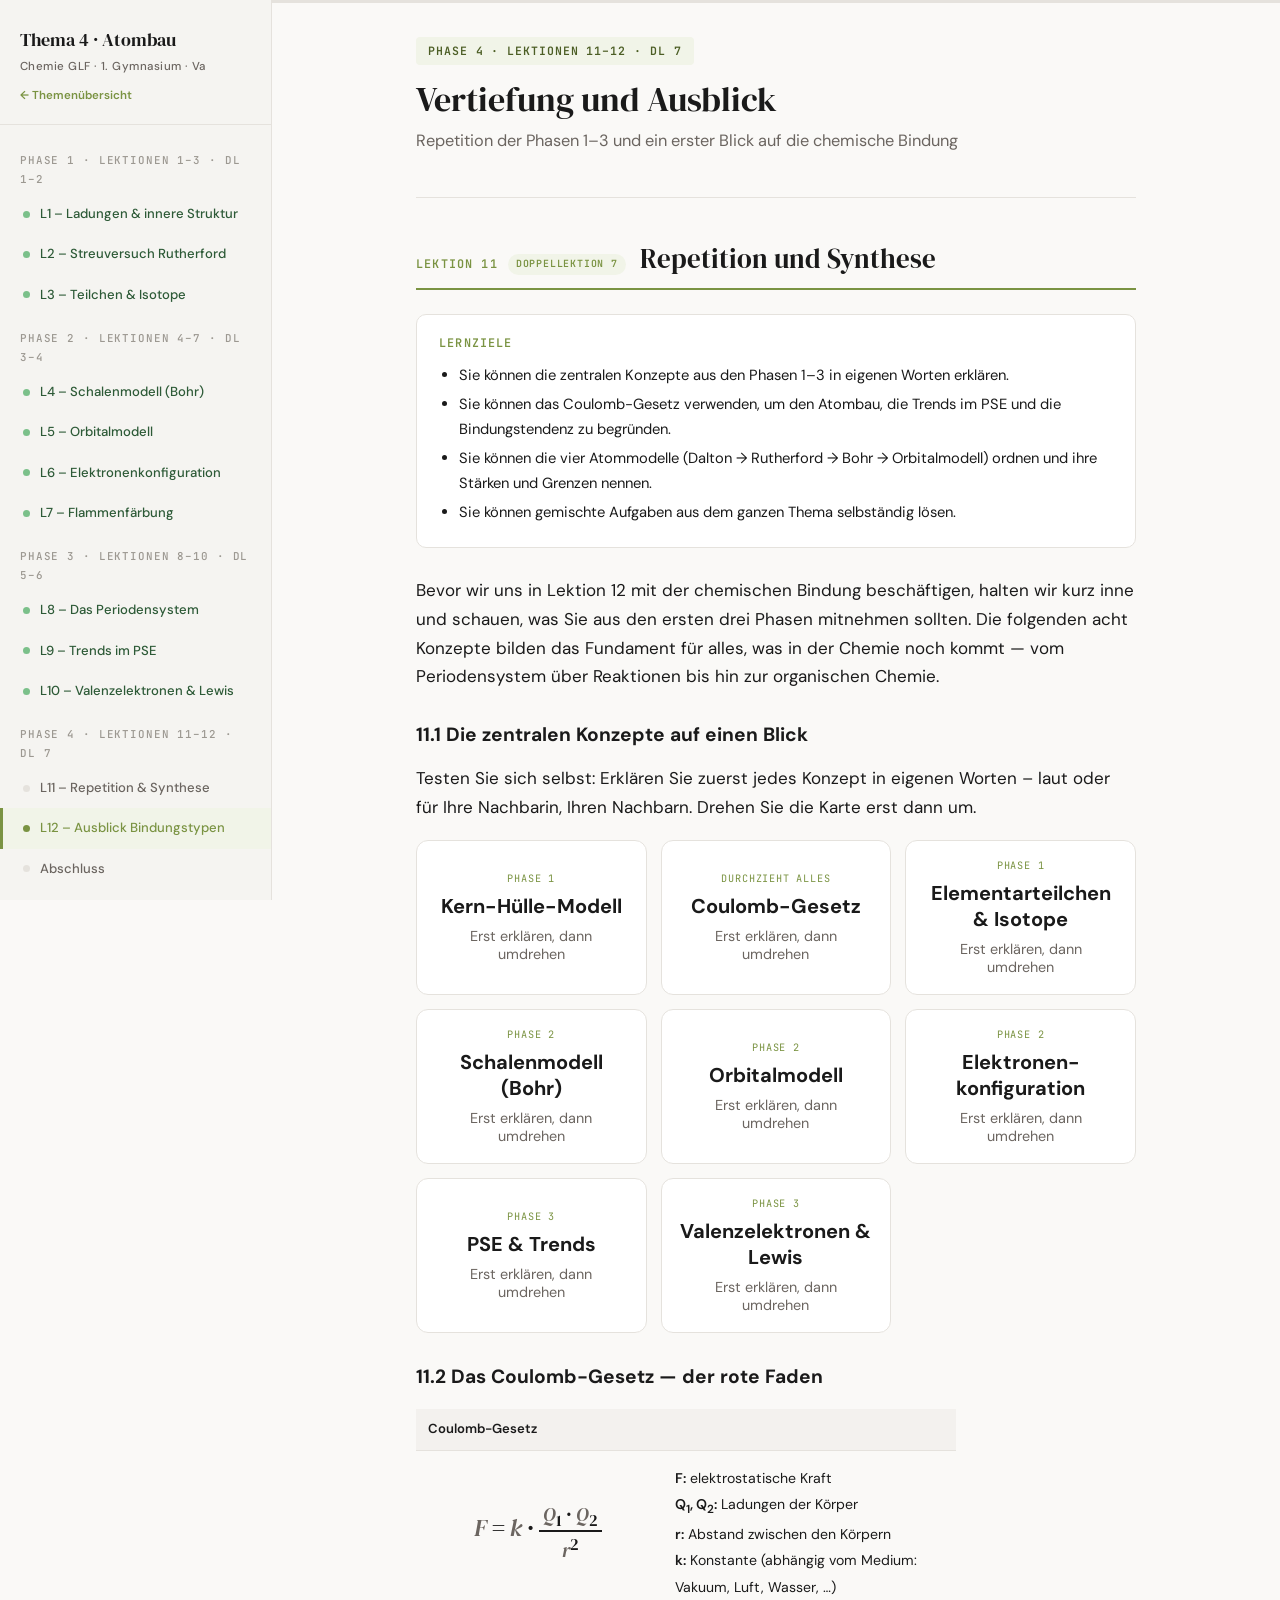
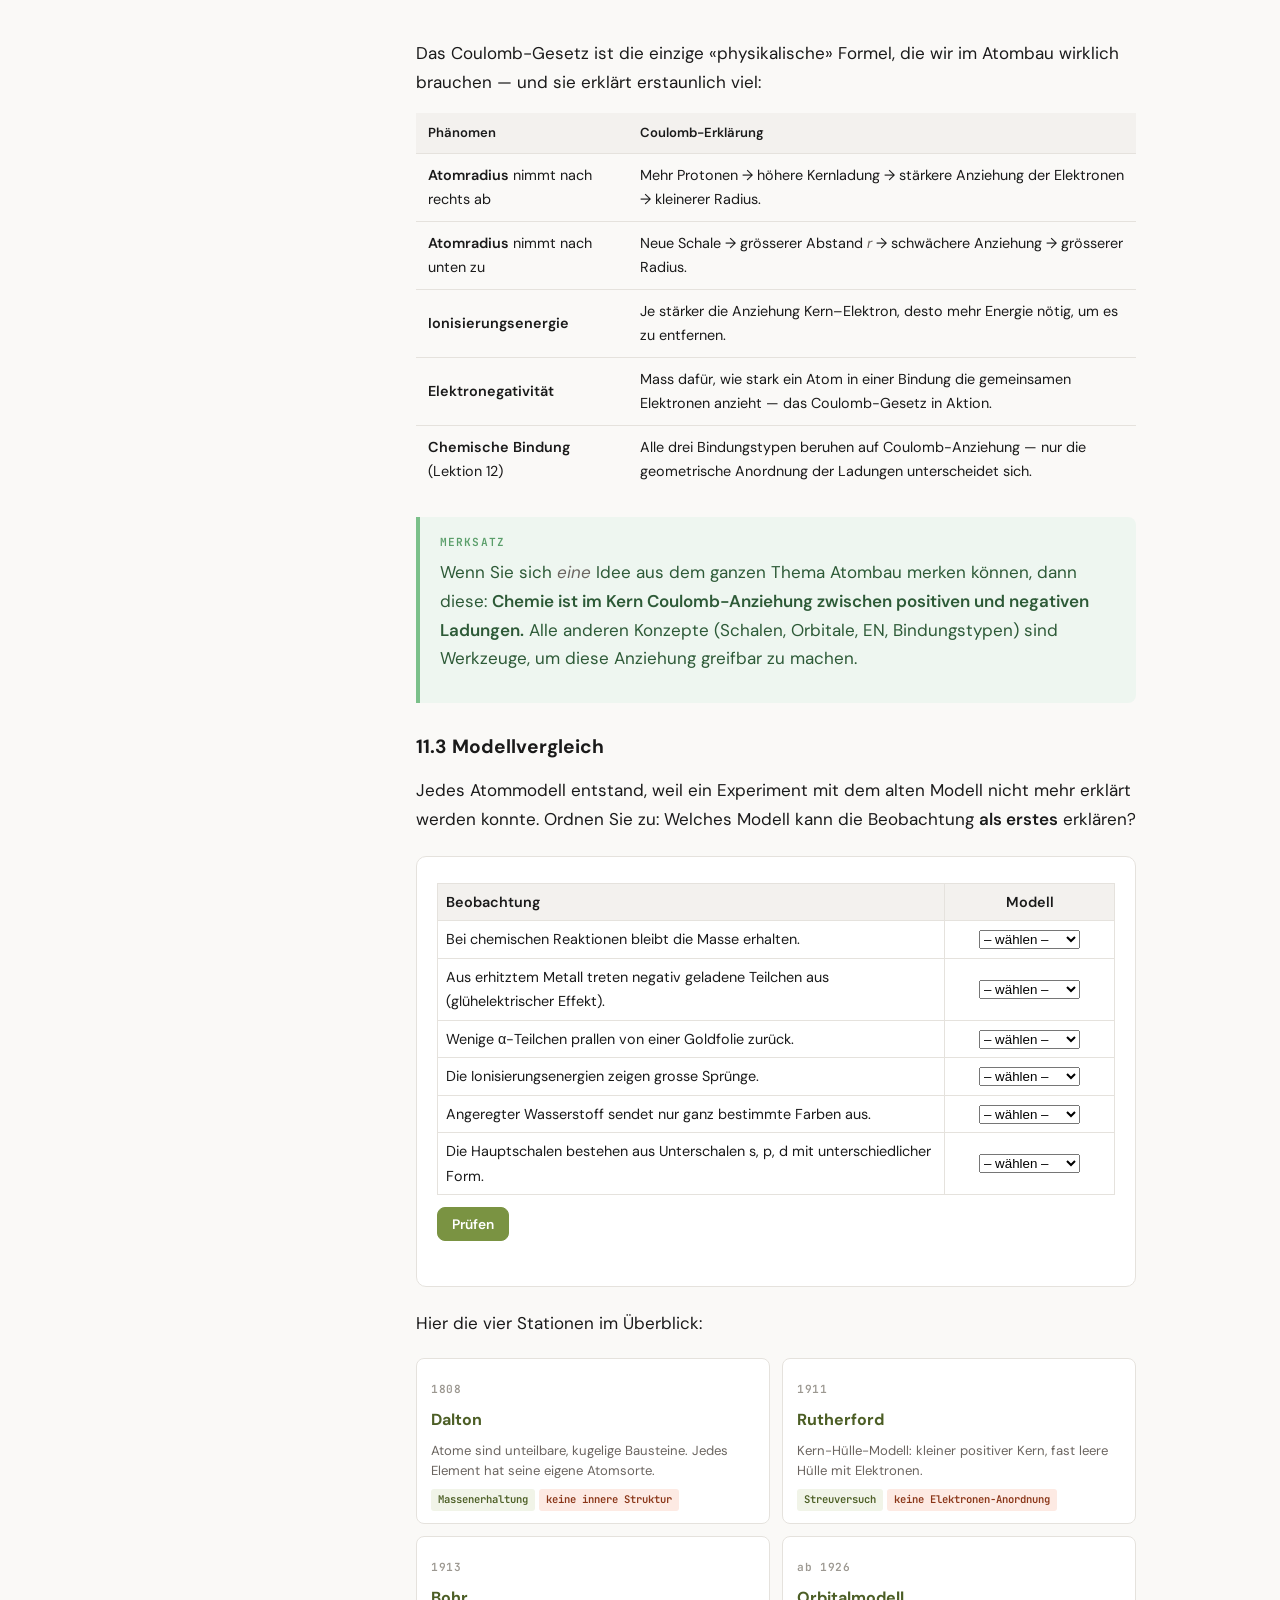
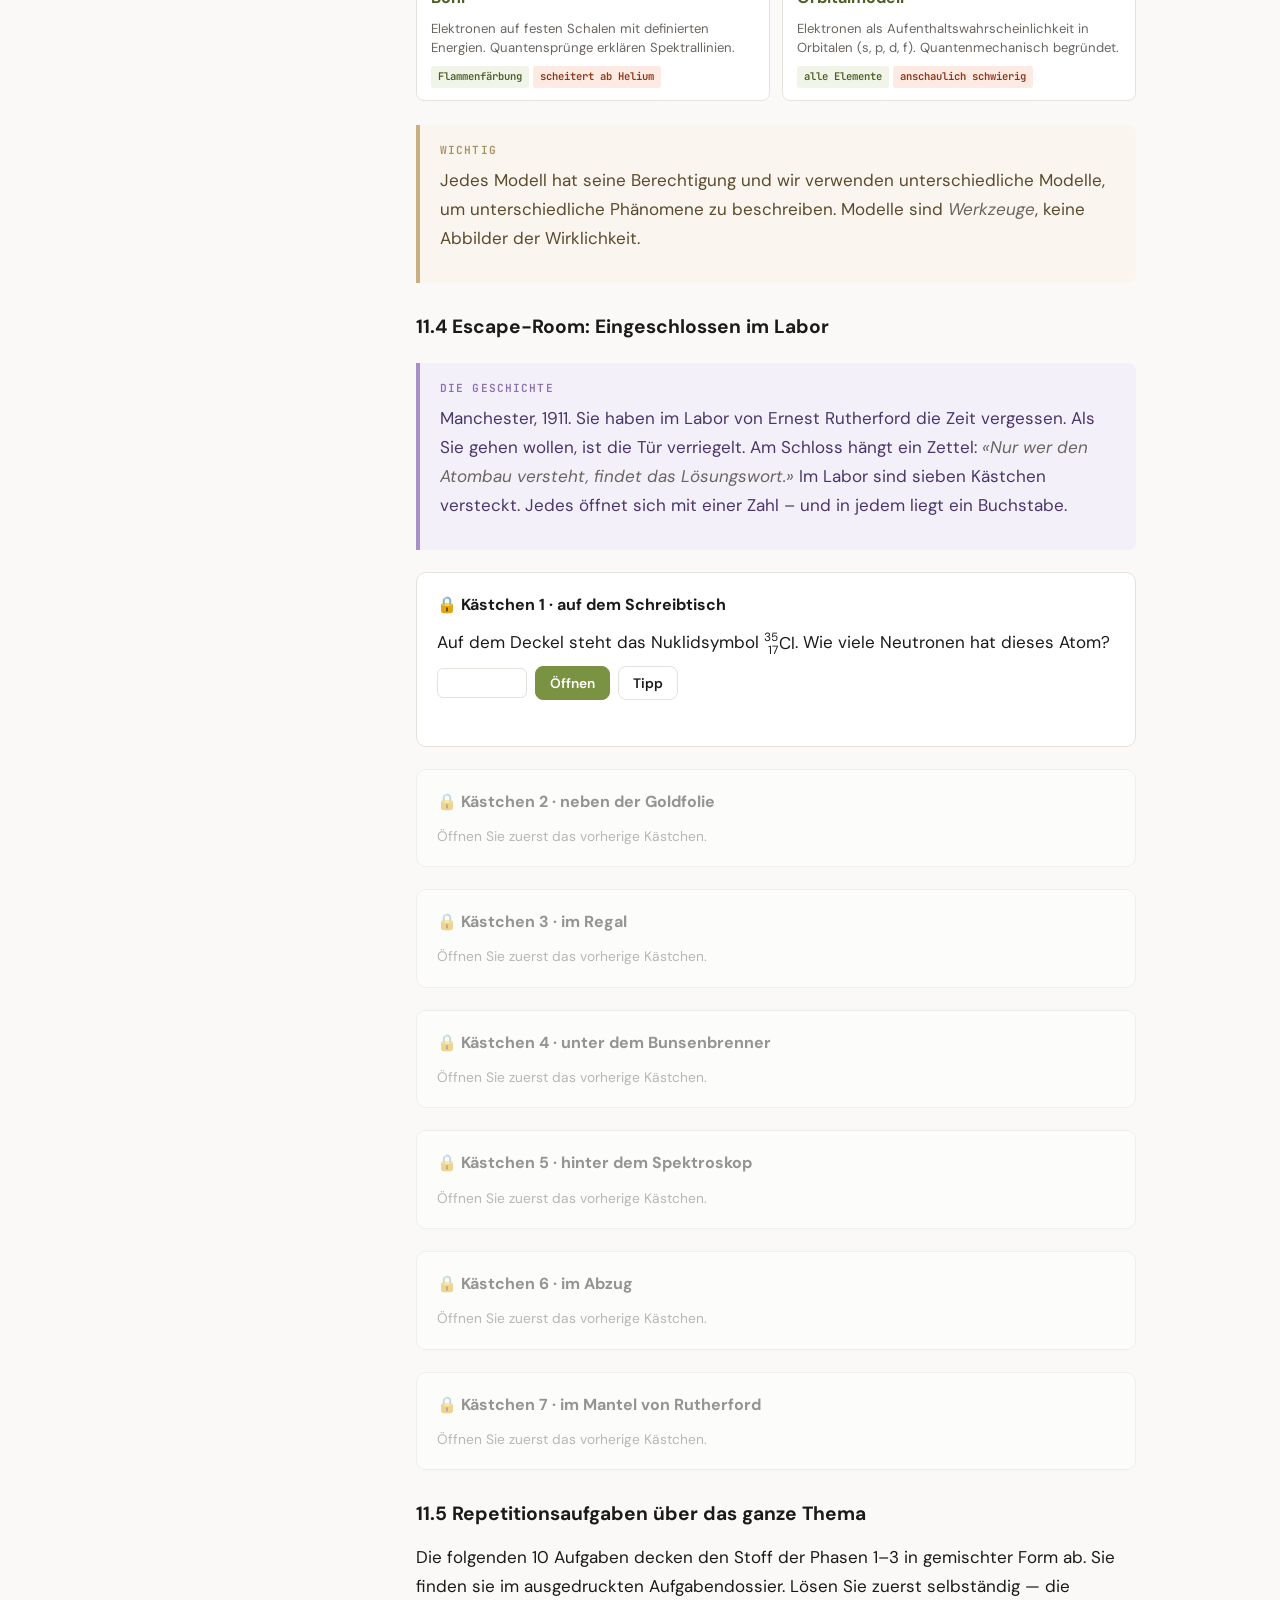
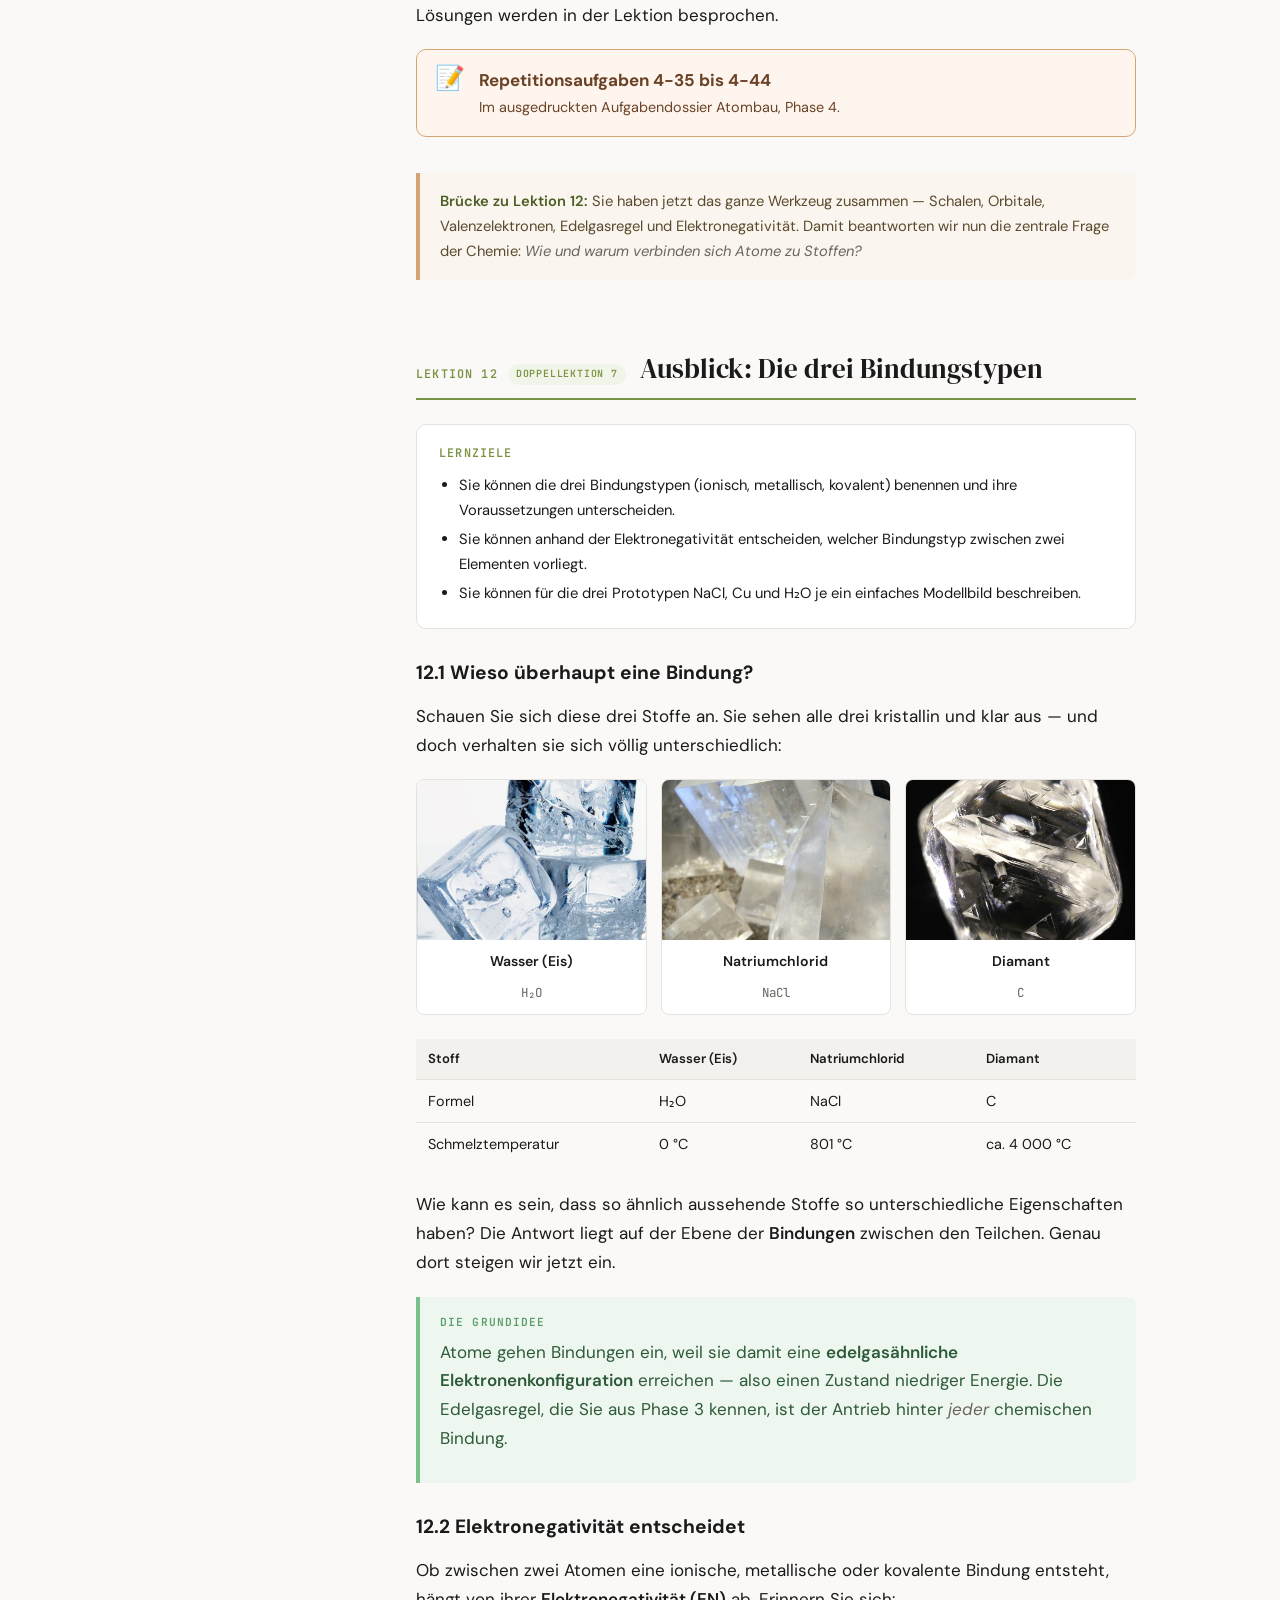
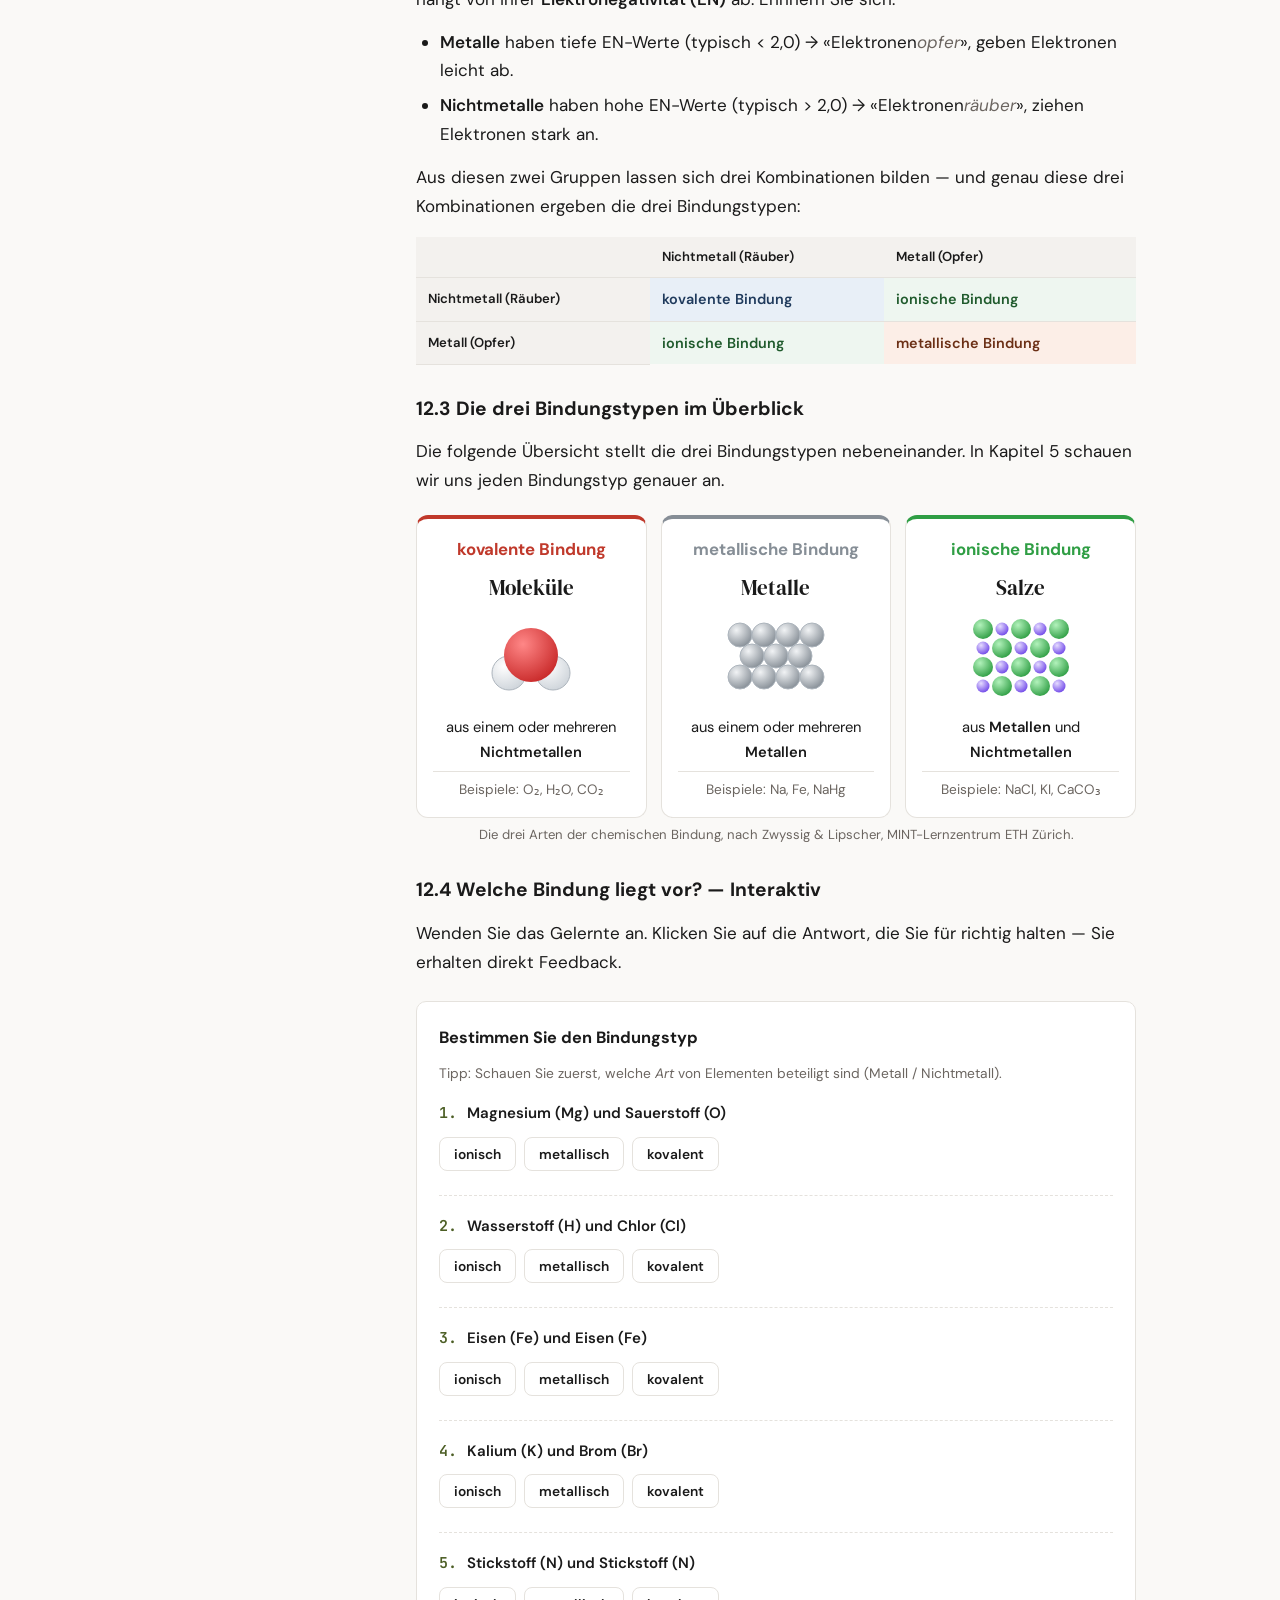
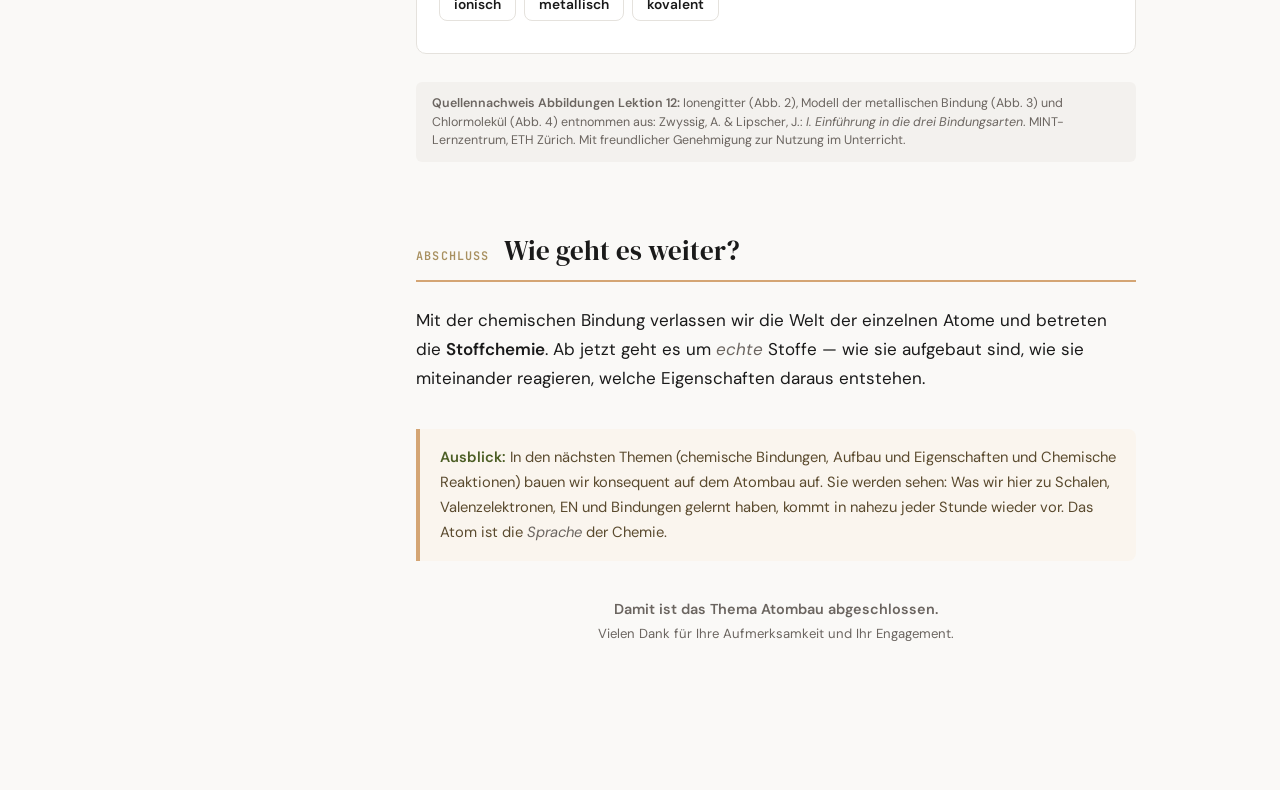
<file: atombau-phase4.html>
<!DOCTYPE html>
<html lang="de">
<head>
<meta charset="UTF-8">
<meta name="viewport" content="width=device-width, initial-scale=1.0">
<title>Atombau – Phase 4</title>
<link rel="preconnect" href="https://fonts.googleapis.com">
<link href="https://fonts.googleapis.com/css2?family=DM+Sans:ital,wght@0,400;0,500;0,600;0,700&family=DM+Serif+Display&family=JetBrains+Mono:wght@400;500&display=swap" rel="stylesheet">
<style>
:root {
  --bg: #faf9f7;
  --bg-alt: #f3f1ee;
  --text: #1a1a1a;
  --text-muted: #6b6560;
  --text-light: #9c9891;
  --border: #e5e2dd;
  --sidebar-bg: #f5f4f1;

  --glossar-bg: #f0f4fa; --glossar-border: #8aadd4; --glossar-text: #2c4a6e; --glossar-label: #5b8ab5;
  --merksatz-bg: #eef6f0; --merksatz-border: #7bc08a; --merksatz-text: #2d5a37; --merksatz-label: #5a9e6a;
  --aufgabe-bg: #fdf5ee; --aufgabe-border: #d4a574; --aufgabe-text: #6b4226; --aufgabe-label: #c08a56;
  --experiment-bg: #f4f0fa; --experiment-border: #a890c8; --experiment-text: #4a3668; --experiment-label: #8b72b0;
  --discovery-bg: #faf5ee; --discovery-border: #c8b080; --discovery-text: #5a4a2e; --discovery-label: #a89060;

  /* Phase 4 = amber/green, gemäss roter Faden */
  --accent: #7a9342;          /* gedämpftes Grün, passend zur Vertiefungsphase */
  --accent-light: #f1f4e8;
  --accent-strong: #4c5e25;

  --quiz-bg: #f8f7f4;
  --correct-bg: #eef6f0; --correct-border: #7bc08a; --correct-text: #2d5a37;
  --wrong-bg: #fceaea; --wrong-border: #e07070; --wrong-text: #7a2020;
  --forms-bg: #e8eff7; --forms-border: #8aadd4; --forms-text: #2c4a6e;
  --onenote-bg: #f4f0fa; --onenote-border: #a890c8; --onenote-text: #4a3668;
  --teams-bg: #f0f0fa; --teams-border: #7b83c8; --teams-text: #3b3b6e;

  /* Bindungstyp-Farben (analog MINT-Skript) */
  --ionisch-bg: #eef6f0; --ionisch-border: #5fa46b; --ionisch-text: #1f5a2c;
  --metall-bg: #fceee7; --metall-border: #d57a55; --metall-text: #6b2f15;
  --kovalent-bg: #e8eff7; --kovalent-border: #5b8ab5; --kovalent-text: #1f3a5c;

  --serif: 'DM Serif Display', Georgia, serif;
  --sans: 'DM Sans', -apple-system, sans-serif;
  --mono: 'JetBrains Mono', monospace;
  --radius: 10px;
}
* { margin: 0; padding: 0; box-sizing: border-box; }
html { scroll-behavior: smooth; scroll-padding-top: 20px; }
body { font-family: var(--sans); background: var(--bg); color: var(--text); font-size: 17px; line-height: 1.7; }

/* === LAYOUT === */
.layout { display: flex; min-height: 100vh; }

/* === SIDEBAR === */
.sidebar {
  width: 272px;
  background: var(--sidebar-bg);
  border-right: 1px solid var(--border);
  padding: 24px 0;
  position: sticky;
  top: 0;
  height: 100vh;
  overflow-y: auto;
  flex-shrink: 0;
}
.sidebar-brand {
  font-family: var(--serif);
  font-size: 1.15rem;
  padding: 0 20px 16px;
  border-bottom: 1px solid var(--border);
  margin-bottom: 12px;
  color: var(--text);
}
.sidebar-brand small { display: block; font-family: var(--sans); font-size: 0.72rem; color: var(--text-muted); font-weight: 500; margin-top: 2px; letter-spacing: 0.04em; }
.sidebar-phase {
  font-family: var(--mono);
  font-size: 0.68rem;
  font-weight: 500;
  text-transform: uppercase;
  letter-spacing: 0.08em;
  color: var(--text-light);
  padding: 14px 20px 6px;
}
.nav-item {
  display: flex;
  align-items: center;
  gap: 10px;
  padding: 9px 20px;
  font-size: 0.82rem;
  font-weight: 500;
  color: var(--text-muted);
  cursor: pointer;
  transition: all 0.15s;
  text-decoration: none;
  border-left: 3px solid transparent;
}
.nav-item:hover { background: rgba(0,0,0,0.03); }
.nav-item.active { color: var(--accent); background: var(--accent-light); border-left-color: var(--accent); }
.nav-item.done { color: var(--merksatz-text); }
.nav-item.locked { color: var(--text-light); cursor: not-allowed; opacity: 0.55; }
.nav-dot { width: 7px; height: 7px; border-radius: 50%; background: var(--border); flex-shrink: 0; }
.nav-item.active .nav-dot { background: var(--accent); }
.nav-item.done .nav-dot { background: var(--merksatz-border); }
.lock-icon { font-size: 11px; margin-left: auto; }

/* === MAIN CONTENT === */
.main-wrap { flex: 1; min-width: 0; }
.progress-bar { position: sticky; top: 0; height: 3px; background: var(--border); z-index: 50; }
.progress-fill { height: 100%; width: 0%; background: var(--accent); transition: width 0.15s; }
.content { max-width: 800px; margin: 0 auto; padding: 32px 40px 80px; }

.hero-inline { padding-bottom: 28px; border-bottom: 1px solid var(--border); margin-bottom: 36px; }
.phase-badge {
  display: inline-block;
  font-family: var(--mono);
  font-size: 0.72rem;
  font-weight: 600;
  text-transform: uppercase;
  letter-spacing: 0.08em;
  background: var(--accent-light);
  color: var(--accent-strong);
  padding: 4px 12px;
  border-radius: 4px;
  margin-bottom: 14px;
}
h1 { font-family: var(--serif); font-size: 2.1rem; font-weight: 400; line-height: 1.2; margin-bottom: 8px; }
.subtitle { color: var(--text-muted); font-size: 1.02rem; }

section { margin-bottom: 64px; padding-top: 8px; }
.lesson-header {
  display: flex;
  align-items: baseline;
  gap: 14px;
  padding-bottom: 12px;
  border-bottom: 2px solid var(--accent);
  margin-bottom: 24px;
}
.lesson-number {
  font-family: var(--mono);
  font-size: 0.74rem;
  font-weight: 600;
  text-transform: uppercase;
  letter-spacing: 0.1em;
  color: var(--accent);
}
.lesson-header h2 { font-family: var(--serif); font-size: 1.7rem; font-weight: 400; line-height: 1.25; }
h3 { font-family: var(--sans); font-size: 1.2rem; font-weight: 700; margin: 28px 0 12px; color: var(--text); }
h4 { font-family: var(--sans); font-size: 1.02rem; font-weight: 700; margin: 22px 0 10px; color: var(--text); }
p { margin-bottom: 14px; }
ul, ol { padding-left: 24px; margin-bottom: 14px; }
li { margin-bottom: 6px; }
strong { font-weight: 600; }
em { font-style: italic; color: var(--text-muted); }

/* === BLÖCKE === */
.glossar, .merksatz, .aufgabe, .experiment, .discovery {
  border-left: 4px solid;
  padding: 16px 20px;
  margin: 20px 0;
  border-radius: 0 8px 8px 0;
}
.glossar { background: var(--glossar-bg); border-color: var(--glossar-border); color: var(--glossar-text); }
.merksatz { background: var(--merksatz-bg); border-color: var(--merksatz-border); color: var(--merksatz-text); }
.aufgabe { background: var(--aufgabe-bg); border-color: var(--aufgabe-border); color: var(--aufgabe-text); }
.experiment { background: var(--experiment-bg); border-color: var(--experiment-border); color: var(--experiment-text); }
.discovery { background: var(--discovery-bg); border-color: var(--discovery-border); color: var(--discovery-text); }
.glossar-label, .merksatz-label, .aufgabe-label, .experiment-label, .discovery-label {
  font-family: var(--mono);
  font-size: 0.7rem;
  font-weight: 600;
  text-transform: uppercase;
  letter-spacing: 0.1em;
  margin-bottom: 6px;
  display: block;
}
.glossar-label { color: var(--glossar-label); }
.merksatz-label { color: var(--merksatz-label); }
.aufgabe-label { color: var(--aufgabe-label); }
.experiment-label { color: var(--experiment-label); }
.discovery-label { color: var(--discovery-label); }
.glossar-term { font-weight: 700; font-size: 1.02rem; margin-bottom: 4px; }

.lernziele {
  background: white;
  border: 1px solid var(--border);
  padding: 18px 22px;
  border-radius: var(--radius);
  margin: 0 0 28px;
}
.lernziele h3 {
  font-family: var(--mono);
  font-size: 0.74rem;
  font-weight: 600;
  text-transform: uppercase;
  letter-spacing: 0.1em;
  color: var(--accent);
  margin: 0 0 10px;
}
.lernziele ul { margin: 0; padding-left: 20px; }
.lernziele li { font-size: 0.92rem; margin-bottom: 4px; }

/* === TABELLEN === */
.data-table { width: 100%; border-collapse: collapse; margin: 16px 0 24px; font-size: 0.9rem; }
.data-table th, .data-table td { padding: 9px 12px; text-align: left; border-bottom: 1px solid var(--border); }
.data-table th { background: var(--bg-alt); font-weight: 600; font-size: 0.82rem; }
.data-table tr:last-child td { border-bottom: none; }

/* === TASK CARDS === */
.task-links { display: grid; grid-template-columns: repeat(auto-fit, minmax(240px, 1fr)); gap: 14px; margin: 18px 0 28px; }
.task-card { padding: 16px 18px; border-radius: 8px; border: 1px solid; transition: transform 0.15s, box-shadow 0.15s; cursor: pointer; }
.task-card:hover { transform: translateY(-2px); box-shadow: 0 4px 12px rgba(0,0,0,0.06); }
.task-card.forms { background: var(--forms-bg); border-color: var(--forms-border); }
.task-card.onenote { background: var(--onenote-bg); border-color: var(--onenote-border); }
.task-card.teams { background: var(--teams-bg); border-color: var(--teams-border); }
.task-card-icon { font-size: 22px; margin-bottom: 6px; }
.task-card-title { font-size: 0.9rem; font-weight: 700; margin-bottom: 3px; }
.task-card.forms .task-card-title { color: var(--forms-text); }
.task-card.onenote .task-card-title { color: var(--onenote-text); }
.task-card.teams .task-card-title { color: var(--teams-text); }
.task-card-desc { font-size: 0.78rem; color: var(--text-muted); line-height: 1.4; }
.task-hint { display: none; margin-top: 10px; padding: 10px 14px; background: rgba(168,144,200,0.1); border-radius: 6px; font-size: 0.82rem; color: var(--onenote-text); line-height: 1.5; }
.task-hint.show { display: block; }

/* === BRIDGE-BOX === */
.bridge-box {
  margin: 36px 0;
  padding: 16px 20px;
  background: #faf5ee;
  border-left: 4px solid #d4a574;
  border-radius: 0 8px 8px 0;
  font-size: 0.92rem;
  color: var(--discovery-text);
}
.bridge-box strong { color: var(--accent-strong); }

/* === SUMMARY CARDS === */
.summary-grid {
  display: grid;
  grid-template-columns: repeat(auto-fit, minmax(220px, 1fr));
  gap: 14px;
  margin: 24px 0;
}
.summary-card {
  background: white;
  border: 1px solid var(--border);
  border-left: 4px solid var(--accent);
  border-radius: 8px;
  padding: 14px 16px;
}
.summary-card h4 {
  font-family: var(--sans);
  font-size: 0.94rem;
  font-weight: 700;
  color: var(--accent-strong);
  margin: 0 0 6px;
}
.summary-card p {
  font-size: 0.85rem;
  line-height: 1.5;
  margin: 0;
  color: var(--text);
}
.summary-card .phase-tag {
  display: inline-block;
  font-family: var(--mono);
  font-size: 0.62rem;
  font-weight: 600;
  text-transform: uppercase;
  letter-spacing: 0.08em;
  background: var(--accent-light);
  color: var(--accent-strong);
  padding: 2px 7px;
  border-radius: 3px;
  margin-bottom: 6px;
}

/* === BINDUNGSTYP-KARTEN === */
.bindung-grid {
  display: grid;
  grid-template-columns: repeat(auto-fit, minmax(240px, 1fr));
  gap: 16px;
  margin: 24px 0;
}
.bindung-card {
  border-radius: 10px;
  padding: 18px 18px 16px;
  border: 1px solid;
  border-left-width: 4px;
}
.bindung-card.ionisch { background: var(--ionisch-bg); border-color: var(--ionisch-border); color: var(--ionisch-text); }
.bindung-card.metall { background: var(--metall-bg); border-color: var(--metall-border); color: var(--metall-text); }
.bindung-card.kovalent { background: var(--kovalent-bg); border-color: var(--kovalent-border); color: var(--kovalent-text); }
.bindung-card h4 {
  margin-top: 0;
  margin-bottom: 4px;
  font-size: 1.02rem;
  color: inherit;
}
.bindung-card .bindung-sub {
  font-size: 0.78rem;
  text-transform: uppercase;
  letter-spacing: 0.06em;
  font-weight: 600;
  opacity: 0.7;
  margin-bottom: 10px;
}
.bindung-card img {
  width: 100%;
  height: 160px;
  object-fit: contain;
  background: white;
  border-radius: 6px;
  padding: 8px;
  margin-bottom: 10px;
}
.bindung-card p { font-size: 0.85rem; line-height: 1.55; margin-bottom: 6px; color: inherit; }
.bindung-card .beispiel {
  font-family: var(--mono);
  font-size: 0.84rem;
  background: rgba(255,255,255,0.5);
  padding: 6px 10px;
  border-radius: 5px;
  display: inline-block;
  margin-top: 4px;
}

/* === MINT BILD-FIGURE === */
.mint-figure {
  margin: 22px 0;
  text-align: center;
}
.mint-figure img {
  max-width: 100%;
  height: auto;
  border-radius: 6px;
  border: 1px solid var(--border);
  background: white;
  padding: 6px;
}
.mint-figure figcaption {
  font-size: 0.82rem;
  color: var(--text-muted);
  margin-top: 8px;
  font-style: italic;
}

/* === STOFF-GALERIE (Lektion 12.1) === */
.stoff-grid {
  display: grid;
  grid-template-columns: repeat(3, 1fr);
  gap: 14px;
  margin: 20px 0 24px;
}
.stoff-card {
  background: white;
  border: 1px solid var(--border);
  border-radius: 8px;
  overflow: hidden;
  text-align: center;
}
.stoff-card img {
  width: 100%;
  height: 160px;
  object-fit: cover;
  display: block;
}
.stoff-card .stoff-label {
  font-family: var(--sans);
  font-size: 0.88rem;
  font-weight: 600;
  color: var(--text);
  padding: 10px 8px 8px;
}
.stoff-card .stoff-formel {
  font-family: var(--mono);
  font-size: 0.78rem;
  color: var(--text-muted);
  padding: 0 8px 10px;
}

/* === ENTSCHEIDUNGS-TOOL === */
.bindung-tool {
  background: white;
  border: 1px solid var(--border);
  border-radius: var(--radius);
  padding: 22px;
  margin: 24px 0;
}
.bindung-tool h4 {
  margin-top: 0;
  font-size: 1.02rem;
}
.bindung-tool .tool-sub {
  font-size: 0.86rem;
  color: var(--text-muted);
  margin-bottom: 16px;
}
.tool-question {
  margin-bottom: 18px;
  padding-bottom: 14px;
  border-bottom: 1px dashed var(--border);
}
.tool-question:last-child { border-bottom: none; padding-bottom: 0; margin-bottom: 0; }
.tool-prompt {
  font-weight: 600;
  margin-bottom: 10px;
  font-size: 0.94rem;
}
.tool-options {
  display: flex;
  flex-wrap: wrap;
  gap: 8px;
  margin-bottom: 10px;
}
.tool-btn {
  font-family: var(--sans);
  font-size: 0.85rem;
  padding: 7px 14px;
  background: white;
  color: var(--text);
  border: 1.5px solid var(--border);
  border-radius: 6px;
  cursor: pointer;
  transition: all 0.15s;
  font-weight: 500;
}
.tool-btn:hover { border-color: var(--accent); background: var(--accent-light); }
.tool-btn.selected-correct {
  background: var(--correct-bg);
  border-color: var(--correct-border);
  color: var(--correct-text);
}
.tool-btn.selected-wrong {
  background: var(--wrong-bg);
  border-color: var(--wrong-border);
  color: var(--wrong-text);
}
.tool-feedback {
  display: none;
  padding: 10px 14px;
  border-radius: 6px;
  font-size: 0.85rem;
  line-height: 1.5;
}
.tool-feedback.show { display: block; }
.tool-feedback.correct { background: var(--correct-bg); color: var(--correct-text); border-left: 3px solid var(--correct-border); }
.tool-feedback.wrong { background: var(--wrong-bg); color: var(--wrong-text); border-left: 3px solid var(--wrong-border); }

/* === MODELLVERGLEICH === */
.modell-grid {
  display: grid;
  grid-template-columns: 1fr 1fr;
  gap: 12px;
  margin: 20px 0 24px;
}
.modell-step {
  background: white;
  border: 1px solid var(--border);
  border-radius: 8px;
  padding: 14px 14px 12px;
  position: relative;
}
.modell-step .jahr {
  font-family: var(--mono);
  font-size: 0.7rem;
  color: var(--text-light);
  font-weight: 600;
  letter-spacing: 0.06em;
}
.modell-step h4 {
  margin: 4px 0 8px;
  font-size: 1rem;
  color: var(--accent-strong);
}
.modell-step .modell-kern {
  font-size: 0.82rem;
  color: var(--text-muted);
  line-height: 1.5;
  margin-bottom: 8px;
}
.modell-step .modell-tags {
  display: flex;
  flex-wrap: wrap;
  gap: 4px;
}
.modell-step .tag {
  font-family: var(--mono);
  font-size: 0.66rem;
  background: var(--accent-light);
  color: var(--accent-strong);
  padding: 2px 7px;
  border-radius: 3px;
  font-weight: 600;
}
.modell-step .tag.grenze { background: #fdeae3; color: #8a3618; }

/* === FOOTER NOTE / QUELLE === */
.quelle-box {
  margin-top: 28px;
  padding: 12px 16px;
  background: var(--bg-alt);
  border-radius: 6px;
  font-size: 0.78rem;
  color: var(--text-muted);
  line-height: 1.5;
}

/* === RESPONSIVE === */
@media (max-width: 900px) {
  .sidebar { display: none; }
  .content { padding: 32px 18px 80px; }
  .task-links { grid-template-columns: 1fr; }
  .bindung-grid { grid-template-columns: 1fr; }
}
@media (max-width: 600px) {
  .modell-grid { grid-template-columns: 1fr 1fr; }
  .stoff-grid { grid-template-columns: 1fr; }
}
@media print {
  .sidebar, .progress-bar, .task-links, .bindung-tool { display: none; }
  .content { max-width: 100%; padding: 20px; }
  body { font-size: 11pt; }
}
@keyframes fadeUp { from { opacity: 0; transform: translateY(16px); } to { opacity: 1; transform: translateY(0); } }
section { animation: fadeUp 0.4s ease-out both; }
.bindung-uebersicht { display: grid; grid-template-columns: repeat(3, 1fr); gap: 14px; margin: 20px 0 4px; }
.bu-karte { background: white; border: 1px solid var(--border); border-top: 4px solid var(--bu); border-radius: 12px; padding: 16px; text-align: center; display: flex; flex-direction: column; gap: 6px; }
.bu-kopf { font-weight: 700; font-size: 1.05rem; color: var(--bu); }
.bu-stoff { font-family: var(--serif); font-size: 1.3rem; }
.bu-karte svg { width: 120px; height: 90px; margin: 4px auto; }
.bu-aus { font-size: 0.92rem; }
.bu-bsp { font-size: 0.85rem; color: var(--text-muted); margin-top: auto; padding-top: 6px; border-top: 1px solid var(--border); }
@media (max-width: 680px) { .bindung-uebersicht { grid-template-columns: 1fr; } }
</style>
<link rel="stylesheet" href="werkzeuge.css?v=20261120c">
</head>
<body>

<div class="layout">

<!-- ======== SIDEBAR ======== -->
<nav class="sidebar">
  <div class="sidebar-brand">
    Thema 4 · Atombau
    <small>Chemie GLF · 1. Gymnasium · Va</small>
    <a href="index.html" style="display:inline-flex; align-items:center; gap:4px; font-family:var(--sans); font-size:0.72rem; font-weight:600; color:var(--accent); text-decoration:none; margin-top:8px;">&larr; Themenübersicht</a>
  </div>

  <div class="sidebar-phase">Phase 1 · Lektionen 1–3 · DL 1–2</div>
  <a href="atombau.html#L1" data-dl="DL1" class="nav-item done"><span class="nav-dot"></span>L1 – Ladungen &amp; innere Struktur</a>
  <a href="atombau.html#L2" data-dl="DL1" class="nav-item done"><span class="nav-dot"></span>L2 – Streuversuch Rutherford</a>
  <a href="atombau.html#L3" data-dl="DL2" class="nav-item done"><span class="nav-dot"></span>L3 – Teilchen &amp; Isotope</a>

  <div class="sidebar-phase">Phase 2 · Lektionen 4–7 · DL 3–4</div>
  <a href="atombau-phase2.html#L4" data-dl="DL3" class="nav-item done"><span class="nav-dot"></span>L4 – Schalenmodell (Bohr)</a>
  <a href="atombau-phase2.html#L5" data-dl="DL3" class="nav-item done"><span class="nav-dot"></span>L5 – Orbitalmodell</a>
  <a href="atombau-phase2.html#L6" data-dl="DL4" class="nav-item done"><span class="nav-dot"></span>L6 – Elektronenkonfiguration</a>
  <a href="atombau-phase2.html#L7" data-dl="DL4" class="nav-item done"><span class="nav-dot"></span>L7 – Flammenfärbung</a>

  <div class="sidebar-phase">Phase 3 · Lektionen 8–10 · DL 5–6</div>
  <a href="atombau-phase3.html#L8" data-dl="DL5" class="nav-item done"><span class="nav-dot"></span>L8 – Das Periodensystem</a>
  <a href="atombau-phase3.html#L9" data-dl="DL5" class="nav-item done"><span class="nav-dot"></span>L9 – Trends im PSE</a>
  <a href="atombau-phase3.html#L10" data-dl="DL6" class="nav-item done"><span class="nav-dot"></span>L10 – Valenzelektronen &amp; Lewis</a>

  <div class="sidebar-phase">Phase 4 · Lektionen 11–12 · DL 7</div>
  <a href="#L11" data-dl="DL7" class="nav-item active"><span class="nav-dot"></span>L11 – Repetition &amp; Synthese</a>
  <a href="#L12" data-dl="DL7" class="nav-item"><span class="nav-dot"></span>L12 – Ausblick Bindungstypen</a>
  <a href="#abschluss" data-dl="DL7" class="nav-item"><span class="nav-dot"></span>Abschluss</a>
</nav>

<!-- ======== MAIN ======== -->
<div class="main-wrap">
<div class="progress-bar"><div class="progress-fill" id="progressFill"></div></div>

<main class="content">

<div class="hero-inline">
  <div class="phase-badge">Phase 4 · Lektionen 11–12 · DL 7</div>
  <h1>Vertiefung und Ausblick</h1>
  <p class="subtitle">Repetition der Phasen 1–3 und ein erster Blick auf die chemische Bindung</p>
</div>

<!-- ============================================================ -->
<!--                  LEKTION 11 – REPETITION                      -->
<!-- ============================================================ -->
<section id="L11" data-dl="DL7">
  <div class="lesson-header">
    <div class="lesson-number">Lektion 11<span class="dl-tag">Doppellektion 7</span></div>
    <h2>Repetition und Synthese</h2>
  </div>

  <div class="lernziele">
    <h3>Lernziele</h3>
    <ul>
      <li>Sie können die zentralen Konzepte aus den Phasen 1–3 in eigenen Worten erklären.</li>
      <li>Sie können das Coulomb-Gesetz verwenden, um den Atombau, die Trends im PSE und die Bindungstendenz zu begründen.</li>
      <li>Sie können die vier Atommodelle (Dalton → Rutherford → Bohr → Orbitalmodell) ordnen und ihre Stärken und Grenzen nennen.</li>
      <li>Sie können gemischte Aufgaben aus dem ganzen Thema selbständig lösen.</li>
    </ul>
  </div>

  <p>Bevor wir uns in Lektion 12 mit der chemischen Bindung beschäftigen, halten wir kurz inne und schauen, was Sie aus den ersten drei Phasen mitnehmen sollten. Die folgenden acht Konzepte bilden das Fundament für alles, was in der Chemie noch kommt — vom Periodensystem über Reaktionen bis hin zur organischen Chemie.</p>

  <h3>11.1 Die zentralen Konzepte auf einen Blick</h3>

  <p>Testen Sie sich selbst: Erklären Sie zuerst jedes Konzept in eigenen Worten – laut oder für Ihre Nachbarin, Ihren Nachbarn. Drehen Sie die Karte erst dann um.</p>
  <div class="stoff-reveal">
    <button class="sr-card" data-key="k-kernhllemode"><div class="sr-front"><div class="sr-tipp">Phase 1</div><div class="sr-formel" style="font-size:1.25rem">Kern-Hülle-Modell</div><div class="sr-frage">Erst erklären, dann umdrehen</div></div><div class="sr-back"><strong>Kern-Hülle-Modell</strong>Das Atom besteht aus einem winzigen, positiv geladenen <strong>Kern</strong> und einer fast leeren <strong>Hülle</strong> mit Elektronen. Belegt durch den Rutherford-Streuversuch.</div></button>
    <button class="sr-card" data-key="k-coulombgeset"><div class="sr-front"><div class="sr-tipp">durchzieht alles</div><div class="sr-formel" style="font-size:1.25rem">Coulomb-Gesetz</div><div class="sr-frage">Erst erklären, dann umdrehen</div></div><div class="sr-back"><strong>Coulomb-Gesetz</strong>Anziehung zwischen Ladungen: <em>je grösser die Ladungen, je kleiner der Abstand, desto stärker die Kraft.</em> Erklärt Atomradius, Ionisierungsenergie, Elektronegativität und am Schluss auch die chemische Bindung.</div></button>
    <button class="sr-card" data-key="k-elementartei"><div class="sr-front"><div class="sr-tipp">Phase 1</div><div class="sr-formel" style="font-size:1.25rem">Elementarteilchen &amp; Isotope</div><div class="sr-frage">Erst erklären, dann umdrehen</div></div><div class="sr-back"><strong>Elementarteilchen &amp; Isotope</strong>Protonenzahl bestimmt das <strong>Element</strong>, Neutronenzahl variiert (<strong>Isotope</strong>), Elektronen machen das Atom neutral. Nuklidsymbol: <span style="font-family:var(--mono)">ᴬ<sub>Z</sub>X</span>.</div></button>
    <button class="sr-card" data-key="k-schalenmodel"><div class="sr-front"><div class="sr-tipp">Phase 2</div><div class="sr-formel" style="font-size:1.25rem">Schalenmodell (Bohr)</div><div class="sr-frage">Erst erklären, dann umdrehen</div></div><div class="sr-back"><strong>Schalenmodell (Bohr)</strong>Elektronen besetzen Schalen K, L, M, N mit definierten Energieniveaus (max. <span style="font-family:var(--mono)">2n²</span> e⁻). Erklärt Ionisierungsenergie-Stufen und Flammenfärbung.</div></button>
    <button class="sr-card" data-key="k-orbitalmodel"><div class="sr-front"><div class="sr-tipp">Phase 2</div><div class="sr-formel" style="font-size:1.25rem">Orbitalmodell</div><div class="sr-frage">Erst erklären, dann umdrehen</div></div><div class="sr-back"><strong>Orbitalmodell</strong>Innerhalb der Schalen gibt es Unterschalen <strong>s, p, d, f</strong>. Orbitale sind Aufenthaltsräume für max. 2 e⁻ (Pauli, Hund, Aufbauprinzip).</div></button>
    <button class="sr-card" data-key="k-elektronenko"><div class="sr-front"><div class="sr-tipp">Phase 2</div><div class="sr-formel" style="font-size:1.25rem">Elektronen&shy;konfiguration</div><div class="sr-frage">Erst erklären, dann umdrehen</div></div><div class="sr-back"><strong>Elektronenkonfiguration</strong>Verteilung der Elektronen auf die Orbitale, z. B. Na: <span style="font-family:var(--mono)">1s² 2s² 2p⁶ 3s¹</span>. Die Auffüllreihenfolge erklärt den Aufbau des Periodensystems.</div></button>
    <button class="sr-card" data-key="k-pseamptrends"><div class="sr-front"><div class="sr-tipp">Phase 3</div><div class="sr-formel" style="font-size:1.25rem">PSE &amp; Trends</div><div class="sr-frage">Erst erklären, dann umdrehen</div></div><div class="sr-back"><strong>PSE &amp; Trends</strong>Periode = Schalenzahl, Hauptgruppe = Valenzelektronen. <strong>Atomradius</strong> ↓ rechts, ↑ unten; <strong>Ionisierungsenergie</strong> und <strong>Elektronegativität</strong> verhalten sich umgekehrt.</div></button>
    <button class="sr-card" data-key="k-valenzelektr"><div class="sr-front"><div class="sr-tipp">Phase 3</div><div class="sr-formel" style="font-size:1.25rem">Valenzelektronen &amp; Lewis</div><div class="sr-frage">Erst erklären, dann umdrehen</div></div><div class="sr-back"><strong>Valenzelektronen &amp; Lewis</strong>Die äusseren Elektronen bestimmen das chemische Verhalten. <strong>sp³-Hybridisierung</strong> liefert 4 gleichwertige Plätze → Lewis-Punkte ums Symbol. Atome streben Edelgaskonfiguration an.</div></button>
  </div>

  <h3>11.2 Das Coulomb-Gesetz — der rote Faden</h3>

  <table class="data-table" style="max-width:540px;">
    <thead><tr><th colspan="2">Coulomb-Gesetz</th></tr></thead>
    <tbody>
      <tr>
        <td style="text-align:center; font-family:var(--serif); padding:18px 16px; width:45%; vertical-align:middle;"><span style="font-size:1.5rem;"><em>F</em> = <em>k</em> · </span><span style="display:inline-block; text-align:center; vertical-align:middle; font-size:1.2rem; line-height:1.3;"><span style="display:block; padding:0 4px;"><em>Q</em><sub>1</sub> · <em>Q</em><sub>2</sub></span><span style="display:block; border-top:2px solid currentColor; padding:2px 4px 0;"><em>r</em><sup>2</sup></span></span></td>
        <td style="font-size:0.88rem; line-height:1.9; padding:14px 16px;">
          <strong>F:</strong> elektrostatische Kraft<br>
          <strong>Q<sub>1</sub>, Q<sub>2</sub>:</strong> Ladungen der Körper<br>
          <strong>r:</strong> Abstand zwischen den Körpern<br>
          <strong>k:</strong> Konstante (abhängig vom Medium: Vakuum, Luft, Wasser, …)
        </td>
      </tr>
    </tbody>
  </table>

  <p>Das Coulomb-Gesetz ist die einzige «physikalische» Formel, die wir im Atombau wirklich brauchen — und sie erklärt erstaunlich viel:</p>

  <table class="data-table">
    <thead><tr><th>Phänomen</th><th>Coulomb-Erklärung</th></tr></thead>
    <tbody>
      <tr>
        <td><strong>Atomradius</strong> nimmt nach rechts ab</td>
        <td>Mehr Protonen → höhere Kernladung → stärkere Anziehung der Elektronen → kleinerer Radius.</td>
      </tr>
      <tr>
        <td><strong>Atomradius</strong> nimmt nach unten zu</td>
        <td>Neue Schale → grösserer Abstand <em>r</em> → schwächere Anziehung → grösserer Radius.</td>
      </tr>
      <tr>
        <td><strong>Ionisierungsenergie</strong></td>
        <td>Je stärker die Anziehung Kern–Elektron, desto mehr Energie nötig, um es zu entfernen.</td>
      </tr>
      <tr>
        <td><strong>Elektronegativität</strong></td>
        <td>Mass dafür, wie stark ein Atom in einer Bindung die gemeinsamen Elektronen anzieht — das Coulomb-Gesetz in Aktion.</td>
      </tr>
      <tr>
        <td><strong>Chemische Bindung</strong> (Lektion 12)</td>
        <td>Alle drei Bindungstypen beruhen auf Coulomb-Anziehung — nur die geometrische Anordnung der Ladungen unterscheidet sich.</td>
      </tr>
    </tbody>
  </table>

  <div class="merksatz"><div class="merksatz-label">Merksatz</div>
    <p>Wenn Sie sich <em>eine</em> Idee aus dem ganzen Thema Atombau merken können, dann diese: <strong>Chemie ist im Kern Coulomb-Anziehung zwischen positiven und negativen Ladungen.</strong> Alle anderen Konzepte (Schalen, Orbitale, EN, Bindungstypen) sind Werkzeuge, um diese Anziehung greifbar zu machen.</p>
  </div>

  <h3>11.3 Modellvergleich</h3>
  <p>Jedes Atommodell entstand, weil ein Experiment mit dem alten Modell nicht mehr erklärt werden konnte. Ordnen Sie zu: Welches Modell kann die Beobachtung <strong>als erstes</strong> erklären?</p>
  <div class="wz-box" id="modellZuordnung">
    <div class="wz-scroll"><table class="wz-table"><tr><th style="text-align:left">Beobachtung</th><th style="width:170px">Modell</th></tr><tr><td style="text-align:left">Bei chemischen Reaktionen bleibt die Masse erhalten.</td><td><select data-a="Dalton"><option value="">– wählen –</option><option>Dalton</option><option>Rutherford</option><option>Bohr</option><option>Orbitalmodell</option></select></td></tr><tr><td style="text-align:left">Aus erhitztem Metall treten negativ geladene Teilchen aus (glühelektrischer Effekt).</td><td><select data-a="Rutherford"><option value="">– wählen –</option><option>Dalton</option><option>Rutherford</option><option>Bohr</option><option>Orbitalmodell</option></select></td></tr><tr><td style="text-align:left">Wenige α-Teilchen prallen von einer Goldfolie zurück.</td><td><select data-a="Rutherford"><option value="">– wählen –</option><option>Dalton</option><option>Rutherford</option><option>Bohr</option><option>Orbitalmodell</option></select></td></tr><tr><td style="text-align:left">Die Ionisierungsenergien zeigen grosse Sprünge.</td><td><select data-a="Bohr"><option value="">– wählen –</option><option>Dalton</option><option>Rutherford</option><option>Bohr</option><option>Orbitalmodell</option></select></td></tr><tr><td style="text-align:left">Angeregter Wasserstoff sendet nur ganz bestimmte Farben aus.</td><td><select data-a="Bohr"><option value="">– wählen –</option><option>Dalton</option><option>Rutherford</option><option>Bohr</option><option>Orbitalmodell</option></select></td></tr><tr><td style="text-align:left">Die Hauptschalen bestehen aus Unterschalen s, p, d mit unterschiedlicher Form.</td><td><select data-a="Orbitalmodell"><option value="">– wählen –</option><option>Dalton</option><option>Rutherford</option><option>Bohr</option><option>Orbitalmodell</option></select></td></tr></table></div>
    <div style="display:flex;gap:8px;margin-top:12px;"><button class="wz-btn primaer" id="mzCheck">Prüfen</button></div>
    <div class="wz-msg" id="mzMsg"></div>
  </div>
  <p>Hier die vier Stationen im Überblick:</p>

  <div class="modell-grid">

    <div class="modell-step">
      <span class="jahr">1808</span>
      <h4>Dalton</h4>
      <div class="modell-kern">Atome sind unteilbare, kugelige Bausteine. Jedes Element hat seine eigene Atomsorte.</div>
      <div class="modell-tags">
        <span class="tag">Massenerhaltung</span>
        <span class="tag grenze">keine innere Struktur</span>
      </div>
    </div>

    <div class="modell-step">
      <span class="jahr">1911</span>
      <h4>Rutherford</h4>
      <div class="modell-kern">Kern-Hülle-Modell: kleiner positiver Kern, fast leere Hülle mit Elektronen.</div>
      <div class="modell-tags">
        <span class="tag">Streuversuch</span>
        <span class="tag grenze">keine Elektronen-Anordnung</span>
      </div>
    </div>

    <div class="modell-step">
      <span class="jahr">1913</span>
      <h4>Bohr</h4>
      <div class="modell-kern">Elektronen auf festen Schalen mit definierten Energien. Quantensprünge erklären Spektrallinien.</div>
      <div class="modell-tags">
        <span class="tag">Flammenfärbung</span>
        <span class="tag grenze">scheitert ab Helium</span>
      </div>
    </div>

    <div class="modell-step">
      <span class="jahr">ab 1926</span>
      <h4>Orbitalmodell</h4>
      <div class="modell-kern">Elektronen als Aufenthaltswahrscheinlichkeit in Orbitalen (s, p, d, f). Quantenmechanisch begründet.</div>
      <div class="modell-tags">
        <span class="tag">alle Elemente</span>
        <span class="tag grenze">anschaulich schwierig</span>
      </div>
    </div>

  </div>

  <div class="discovery"><div class="discovery-label">Wichtig</div>
    <p>Jedes Modell hat seine Berechtigung und wir verwenden unterschiedliche Modelle, um unterschiedliche Phänomene zu beschreiben. Modelle sind <em>Werkzeuge</em>, keine Abbilder der Wirklichkeit.</p>
  </div>

  <h3>11.4 Escape-Room: Eingeschlossen im Labor</h3>
  <div class="experiment" style="margin-bottom:10px;"><div class="experiment-label">Die Geschichte</div>
    <p>Manchester, 1911. Sie haben im Labor von Ernest Rutherford die Zeit vergessen. Als Sie gehen wollen, ist die Tür verriegelt. Am Schloss hängt ein Zettel: <em>«Nur wer den Atombau versteht, findet das Lösungswort.»</em> Im Labor sind sieben Kästchen versteckt. Jedes öffnet sich mit einer Zahl – und in jedem liegt ein Buchstabe.</p>
  </div>
  <div id="escape"></div>
  <div class="wz-box" id="escTuer" style="display:none;">
    <div class="wz-kopf"><span class="wz-name">🚪 Die Tür: Lösungswort eingeben</span></div>
    <div style="display:flex;flex-wrap:wrap;gap:8px;align-items:center;"><input id="escWort" style="font-family:var(--mono);font-size:1.1rem;padding:6px 10px;border:1.5px solid var(--border);border-radius:6px;text-transform:uppercase;max-width:220px;"><button class="wz-btn primaer" id="escOeffnen">Tür öffnen</button></div>
    <div class="wz-msg" id="escTuerMsg"></div>
  </div>

  <h3>11.5 Repetitionsaufgaben über das ganze Thema</h3>

  <p>Die folgenden 10 Aufgaben decken den Stoff der Phasen 1–3 in gemischter Form ab. Sie finden sie im ausgedruckten Aufgabendossier. Lösen Sie zuerst selbständig — die Lösungen werden in der Lektion besprochen.</p>

  <div class="dossier-hinweis"><div class="dh-icon">&#128221;</div><div><div class="dh-titel">Repetitionsaufgaben 4-35 bis 4-44</div><div class="dh-text">Im ausgedruckten Aufgabendossier Atombau, Phase 4.</div></div></div>


  <div class="bridge-box">
    <strong>Brücke zu Lektion 12:</strong> Sie haben jetzt das ganze Werkzeug zusammen — Schalen, Orbitale, Valenzelektronen, Edelgasregel und Elektronegativität. Damit beantworten wir nun die zentrale Frage der Chemie: <em>Wie und warum verbinden sich Atome zu Stoffen?</em>
  </div>
</section>


<!-- ============================================================ -->
<!--                  LEKTION 12 – BINDUNGSTYPEN                   -->
<!-- ============================================================ -->
<section id="L12" data-dl="DL7">
  <div class="lesson-header">
    <div class="lesson-number">Lektion 12<span class="dl-tag">Doppellektion 7</span></div>
    <h2>Ausblick: Die drei Bindungstypen</h2>
  </div>

  <div class="lernziele">
    <h3>Lernziele</h3>
    <ul>
      <li>Sie können die drei Bindungstypen (ionisch, metallisch, kovalent) benennen und ihre Voraussetzungen unterscheiden.</li>
      <li>Sie können anhand der Elektronegativität entscheiden, welcher Bindungstyp zwischen zwei Elementen vorliegt.</li>
      <li>Sie können für die drei Prototypen NaCl, Cu und H₂O je ein einfaches Modellbild beschreiben.</li>
    </ul>
  </div>

  <h3>12.1 Wieso überhaupt eine Bindung?</h3>

  <p>Schauen Sie sich diese drei Stoffe an. Sie sehen alle drei kristallin und klar aus — und doch verhalten sie sich völlig unterschiedlich:</p>

  <div class="stoff-grid">
    <div class="stoff-card">
      <img src="wasser.png" alt="Wassereiskristall">
      <div class="stoff-label">Wasser (Eis)</div>
      <div class="stoff-formel">H₂O</div>
    </div>
    <div class="stoff-card">
      <img src="nacl.png" alt="Natriumchlorid-Kristall">
      <div class="stoff-label">Natriumchlorid</div>
      <div class="stoff-formel">NaCl</div>
    </div>
    <div class="stoff-card">
      <img src="diamant.png" alt="Diamant">
      <div class="stoff-label">Diamant</div>
      <div class="stoff-formel">C</div>
    </div>
  </div>

  <table class="data-table">
    <thead>
      <tr><th>Stoff</th><th>Wasser (Eis)</th><th>Natriumchlorid</th><th>Diamant</th></tr>
    </thead>
    <tbody>
      <tr><td>Formel</td><td>H₂O</td><td>NaCl</td><td>C</td></tr>
      <tr><td>Schmelztemperatur</td><td>0 °C</td><td>801 °C</td><td>ca. 4 000 °C</td></tr>
    </tbody>
  </table>

  <p>Wie kann es sein, dass so ähnlich aussehende Stoffe so unterschiedliche Eigenschaften haben? Die Antwort liegt auf der Ebene der <strong>Bindungen</strong> zwischen den Teilchen. Genau dort steigen wir jetzt ein.</p>

  <div class="merksatz"><div class="merksatz-label">Die Grundidee</div>
    <p>Atome gehen Bindungen ein, weil sie damit eine <strong>edelgasähnliche Elektronenkonfiguration</strong> erreichen — also einen Zustand niedriger Energie. Die Edelgasregel, die Sie aus Phase 3 kennen, ist der Antrieb hinter <em>jeder</em> chemischen Bindung.</p>
  </div>

  <h3>12.2 Elektronegativität entscheidet</h3>

  <p>Ob zwischen zwei Atomen eine ionische, metallische oder kovalente Bindung entsteht, hängt von ihrer <strong>Elektronegativität (EN)</strong> ab. Erinnern Sie sich:</p>

  <ul>
    <li><strong>Metalle</strong> haben tiefe EN-Werte (typisch &lt; 2,0) → «Elektronen<em>opfer</em>», geben Elektronen leicht ab.</li>
    <li><strong>Nichtmetalle</strong> haben hohe EN-Werte (typisch &gt; 2,0) → «Elektronen<em>räuber</em>», ziehen Elektronen stark an.</li>
  </ul>

  <p>Aus diesen zwei Gruppen lassen sich drei Kombinationen bilden — und genau diese drei Kombinationen ergeben die drei Bindungstypen:</p>

  <table class="data-table">
    <thead>
      <tr><th></th><th>Nichtmetall (Räuber)</th><th>Metall (Opfer)</th></tr>
    </thead>
    <tbody>
      <tr>
        <th style="background:var(--bg-alt); text-align:left;">Nichtmetall (Räuber)</th>
        <td style="background:var(--kovalent-bg); color:var(--kovalent-text); font-weight:600;">kovalente Bindung</td>
        <td style="background:var(--ionisch-bg); color:var(--ionisch-text); font-weight:600;">ionische Bindung</td>
      </tr>
      <tr>
        <th style="background:var(--bg-alt); text-align:left;">Metall (Opfer)</th>
        <td style="background:var(--ionisch-bg); color:var(--ionisch-text); font-weight:600;">ionische Bindung</td>
        <td style="background:var(--metall-bg); color:var(--metall-text); font-weight:600;">metallische Bindung</td>
      </tr>
    </tbody>
  </table>

  <h3>12.3 Die drei Bindungstypen im Überblick</h3>

  <p>Die folgende Übersicht stellt die drei Bindungstypen nebeneinander. In Kapitel 5 schauen wir uns jeden Bindungstyp genauer an.</p>

  <div class="bindung-uebersicht">
    <div class="bu-karte" style="--bu:#c0392b"><div class="bu-kopf">kovalente Bindung</div><div class="bu-stoff">Moleküle</div>
      <svg viewBox="0 0 120 90" aria-label="Wassermolekül"><defs><radialGradient id="buO" cx="35%" cy="30%" r="75%"><stop offset="0%" stop-color="#ff8787"/><stop offset="100%" stop-color="#c92a2a"/></radialGradient><radialGradient id="buH" cx="35%" cy="30%" r="75%"><stop offset="0%" stop-color="#fff"/><stop offset="100%" stop-color="#ced4da"/></radialGradient></defs>
        <circle cx="38" cy="58" r="17" fill="url(#buH)" stroke="#adb5bd"/><circle cx="82" cy="58" r="17" fill="url(#buH)" stroke="#adb5bd"/><circle cx="60" cy="40" r="27" fill="url(#buO)"/></svg>
      <div class="bu-aus">aus einem oder mehreren <strong>Nichtmetallen</strong></div><div class="bu-bsp">Beispiele: O₂, H₂O, CO₂</div></div>
    <div class="bu-karte" style="--bu:#868e96"><div class="bu-kopf">metallische Bindung</div><div class="bu-stoff">Metalle</div>
      <svg viewBox="0 0 120 90" aria-label="Metallgitter"><defs><radialGradient id="buM" cx="35%" cy="30%" r="75%"><stop offset="0%" stop-color="#f1f3f5"/><stop offset="100%" stop-color="#868e96"/></radialGradient></defs>
        <g fill="url(#buM)" stroke="#adb5bd"><circle cx="24" cy="20" r="12"/><circle cx="48" cy="20" r="12"/><circle cx="72" cy="20" r="12"/><circle cx="96" cy="20" r="12"/><circle cx="36" cy="41" r="12"/><circle cx="60" cy="41" r="12"/><circle cx="84" cy="41" r="12"/><circle cx="24" cy="62" r="12"/><circle cx="48" cy="62" r="12"/><circle cx="72" cy="62" r="12"/><circle cx="96" cy="62" r="12"/></g></svg>
      <div class="bu-aus">aus einem oder mehreren <strong>Metallen</strong></div><div class="bu-bsp">Beispiele: Na, Fe, NaHg</div></div>
    <div class="bu-karte" style="--bu:#2f9e44"><div class="bu-kopf">ionische Bindung</div><div class="bu-stoff">Salze</div>
      <svg viewBox="0 0 120 90" aria-label="Ionengitter"><defs><radialGradient id="buCl" cx="35%" cy="30%" r="75%"><stop offset="0%" stop-color="#b2f2bb"/><stop offset="100%" stop-color="#2f9e44"/></radialGradient><radialGradient id="buNa" cx="35%" cy="30%" r="75%"><stop offset="0%" stop-color="#e5dbff"/><stop offset="100%" stop-color="#7048e8"/></radialGradient></defs>
        <circle cx="22" cy="14" r="10" fill="url(#buCl)"/><circle cx="41" cy="14" r="6.5" fill="url(#buNa)"/><circle cx="60" cy="14" r="10" fill="url(#buCl)"/><circle cx="79" cy="14" r="6.5" fill="url(#buNa)"/><circle cx="98" cy="14" r="10" fill="url(#buCl)"/><circle cx="22" cy="33" r="6.5" fill="url(#buNa)"/><circle cx="41" cy="33" r="10" fill="url(#buCl)"/><circle cx="60" cy="33" r="6.5" fill="url(#buNa)"/><circle cx="79" cy="33" r="10" fill="url(#buCl)"/><circle cx="98" cy="33" r="6.5" fill="url(#buNa)"/><circle cx="22" cy="52" r="10" fill="url(#buCl)"/><circle cx="41" cy="52" r="6.5" fill="url(#buNa)"/><circle cx="60" cy="52" r="10" fill="url(#buCl)"/><circle cx="79" cy="52" r="6.5" fill="url(#buNa)"/><circle cx="98" cy="52" r="10" fill="url(#buCl)"/><circle cx="22" cy="71" r="6.5" fill="url(#buNa)"/><circle cx="41" cy="71" r="10" fill="url(#buCl)"/><circle cx="60" cy="71" r="6.5" fill="url(#buNa)"/><circle cx="79" cy="71" r="10" fill="url(#buCl)"/><circle cx="98" cy="71" r="6.5" fill="url(#buNa)"/></svg>
      <div class="bu-aus">aus <strong>Metallen</strong> und <strong>Nichtmetallen</strong></div><div class="bu-bsp">Beispiele: NaCl, KI, CaCO₃</div></div>
  </div>
  <p style="font-size:0.82rem;color:var(--text-muted);text-align:center;margin-top:6px;">Die drei Arten der chemischen Bindung, nach Zwyssig &amp; Lipscher, MINT-Lernzentrum ETH Zürich.</p>

  <h3>12.4 Welche Bindung liegt vor? — Interaktiv</h3>
  <p>Wenden Sie das Gelernte an. Klicken Sie auf die Antwort, die Sie für richtig halten — Sie erhalten direkt Feedback.</p>

  <div class="bindung-tool">
    <h4>Bestimmen Sie den Bindungstyp</h4>
    <p class="tool-sub">Tipp: Schauen Sie zuerst, welche <em>Art</em> von Elementen beteiligt sind (Metall / Nichtmetall).</p>

    <div class="tool-question">
      <div class="tool-prompt"><span style="color:var(--accent-strong); font-family:var(--mono); margin-right:6px;">1.</span> Magnesium (Mg) und Sauerstoff (O)</div>
      <div class="tool-options">
        <button class="tool-btn" data-correct="true" onclick="toolAnswer(this, 'ion')">ionisch</button>
        <button class="tool-btn" data-correct="false" onclick="toolAnswer(this, 'met')">metallisch</button>
        <button class="tool-btn" data-correct="false" onclick="toolAnswer(this, 'kov')">kovalent</button>
      </div>
      <div class="tool-feedback correct">Richtig! Mg ist ein Metall (EN ≈ 1,2), O ein Nichtmetall (EN ≈ 3,5) → grosse EN-Differenz → Elektronen-Übertragung → <strong>ionische Bindung</strong> (Mg²⁺ und O²⁻ im Gitter, MgO).</div>
      <div class="tool-feedback wrong">Schauen Sie nochmals: Was für ein Element ist Mg, was für eines ist O? Welche Kombination ergibt welchen Bindungstyp?</div>
    </div>

    <div class="tool-question">
      <div class="tool-prompt"><span style="color:var(--accent-strong); font-family:var(--mono); margin-right:6px;">2.</span> Wasserstoff (H) und Chlor (Cl)</div>
      <div class="tool-options">
        <button class="tool-btn" data-correct="false" onclick="toolAnswer(this, 'ion')">ionisch</button>
        <button class="tool-btn" data-correct="false" onclick="toolAnswer(this, 'met')">metallisch</button>
        <button class="tool-btn" data-correct="true" onclick="toolAnswer(this, 'kov')">kovalent</button>
      </div>
      <div class="tool-feedback correct">Richtig! H und Cl sind beide Nichtmetalle (EN-Werte 2,1 bzw. 3,0). Sie teilen sich ein gemeinsames Elektronenpaar → <strong>kovalente Bindung</strong> (HCl-Molekül).</div>
      <div class="tool-feedback wrong">Beachten Sie: Beide Atome sind Nichtmetalle. Welcher Bindungstyp entsteht zwischen zwei Nichtmetallen?</div>
    </div>

    <div class="tool-question">
      <div class="tool-prompt"><span style="color:var(--accent-strong); font-family:var(--mono); margin-right:6px;">3.</span> Eisen (Fe) und Eisen (Fe)</div>
      <div class="tool-options">
        <button class="tool-btn" data-correct="false" onclick="toolAnswer(this, 'ion')">ionisch</button>
        <button class="tool-btn" data-correct="true" onclick="toolAnswer(this, 'met')">metallisch</button>
        <button class="tool-btn" data-correct="false" onclick="toolAnswer(this, 'kov')">kovalent</button>
      </div>
      <div class="tool-feedback correct">Richtig! Zwei Metallatome unter sich (Fe hat EN ≈ 1,8). Beide geben Valenzelektronen ab → Atomrümpfe + Elektronengas → <strong>metallische Bindung</strong>.</div>
      <div class="tool-feedback wrong">Hinweis: Eisen ist ein Metall. Was passiert, wenn nur Metallatome aufeinandertreffen?</div>
    </div>

    <div class="tool-question">
      <div class="tool-prompt"><span style="color:var(--accent-strong); font-family:var(--mono); margin-right:6px;">4.</span> Kalium (K) und Brom (Br)</div>
      <div class="tool-options">
        <button class="tool-btn" data-correct="true" onclick="toolAnswer(this, 'ion')">ionisch</button>
        <button class="tool-btn" data-correct="false" onclick="toolAnswer(this, 'met')">metallisch</button>
        <button class="tool-btn" data-correct="false" onclick="toolAnswer(this, 'kov')">kovalent</button>
      </div>
      <div class="tool-feedback correct">Richtig! K ist ein Metall (EN ≈ 0,8), Br ein Nichtmetall (EN ≈ 2,8). EN-Differenz ist sehr gross → klare <strong>ionische Bindung</strong> (K⁺ und Br⁻ → KBr).</div>
      <div class="tool-feedback wrong">Welche Hauptgruppen sind K und Br? Welches Element gibt ab, welches nimmt auf?</div>
    </div>

    <div class="tool-question">
      <div class="tool-prompt"><span style="color:var(--accent-strong); font-family:var(--mono); margin-right:6px;">5.</span> Stickstoff (N) und Stickstoff (N)</div>
      <div class="tool-options">
        <button class="tool-btn" data-correct="false" onclick="toolAnswer(this, 'ion')">ionisch</button>
        <button class="tool-btn" data-correct="false" onclick="toolAnswer(this, 'met')">metallisch</button>
        <button class="tool-btn" data-correct="true" onclick="toolAnswer(this, 'kov')">kovalent</button>
      </div>
      <div class="tool-feedback correct">Richtig! Zwei Nichtmetallatome unter sich → sie teilen Elektronenpaare → <strong>kovalente Bindung</strong>. Hier sogar eine Dreifachbindung: N≡N (Luftstickstoff N₂).</div>
      <div class="tool-feedback wrong">Was sind zwei gleiche Nichtmetallatome füreinander? Räuber gegen Räuber — wer gewinnt?</div>
    </div>

  </div>


  <div class="quelle-box">
    <strong>Quellennachweis Abbildungen Lektion 12:</strong> Ionengitter (Abb. 2), Modell der metallischen Bindung (Abb. 3) und Chlormolekül (Abb. 4) entnommen aus: Zwyssig, A. &amp; Lipscher, J.: <em>I. Einführung in die drei Bindungsarten</em>. MINT-Lernzentrum, ETH Zürich. Mit freundlicher Genehmigung zur Nutzung im Unterricht.
  </div>

</section>


<!-- ============================================================ -->
<!--                  ABSCHLUSS                                    -->
<!-- ============================================================ -->
<section id="abschluss" data-dl="DL7">
  <div class="lesson-header" style="border-bottom-color: #d4a574;">
    <div class="lesson-number" style="color:#a89060;">Abschluss</div>
    <h2>Wie geht es weiter?</h2>
  </div>

  <p>Mit der chemischen Bindung verlassen wir die Welt der einzelnen Atome und betreten die <strong>Stoffchemie</strong>. Ab jetzt geht es um <em>echte</em> Stoffe — wie sie aufgebaut sind, wie sie miteinander reagieren, welche Eigenschaften daraus entstehen.</p>

  <div class="bridge-box">
    <strong>Ausblick:</strong> In den nächsten Themen (chemische Bindungen, Aufbau und Eigenschaften und Chemische Reaktionen) bauen wir konsequent auf dem Atombau auf. Sie werden sehen: Was wir hier zu Schalen, Valenzelektronen, EN und Bindungen gelernt haben, kommt in nahezu jeder Stunde wieder vor. Das Atom ist die <em>Sprache</em> der Chemie.
  </div>

  <p style="text-align:center; color:var(--text-muted); margin-top:32px; font-size:0.9rem;">
    <strong>Damit ist das Thema Atombau abgeschlossen.</strong><br>
    <span style="font-size:0.82rem;">Vielen Dank für Ihre Aufmerksamkeit und Ihr Engagement.</span>
  </p>
</section>

</main>
<script src="zeichenfeld.js?v=20261120d"></script>
<script src="werkzeuge.js?v=20261120c"></script>
</div>
</div>

<script>
// === Progress bar ===
window.addEventListener('scroll', () => {
  const el = document.documentElement;
  const pct = el.scrollHeight > el.clientHeight
    ? (el.scrollTop / (el.scrollHeight - el.clientHeight)) * 100
    : 0;
  const fill = document.getElementById('progressFill');
  if (fill) fill.style.width = pct + '%';
});

// === Sidebar Active State beim Scrollen ===
const sections = document.querySelectorAll('section[id]');
const navItems = document.querySelectorAll('.sidebar a.nav-item');
window.addEventListener('scroll', () => {
  const scrollY = window.pageYOffset;
  sections.forEach(section => {
    const top = section.offsetTop - 100;
    const height = section.offsetHeight;
    const id = section.getAttribute('id');
    if (scrollY >= top && scrollY < top + height) {
      navItems.forEach(item => {
        item.classList.remove('active');
        const href = item.getAttribute('href');
        if (href === '#' + id) item.classList.add('active');
      });
    }
  });
});

// === Entscheidungs-Tool: Antwort-Logik ===
function toolAnswer(btn, choice) {
  const question = btn.closest('.tool-question');
  if (question.dataset.locked === 'true') return;

  const allBtns = question.querySelectorAll('.tool-btn');
  const feedbacks = question.querySelectorAll('.tool-feedback');
  const isCorrect = btn.dataset.correct === 'true';

  // Buttons stylen
  allBtns.forEach(b => {
    b.classList.remove('selected-correct', 'selected-wrong');
    if (b === btn) {
      b.classList.add(isCorrect ? 'selected-correct' : 'selected-wrong');
    }
  });

  // Feedback anzeigen
  feedbacks.forEach(f => f.classList.remove('show'));
  const fbClass = isCorrect ? 'correct' : 'wrong';
  question.querySelector('.tool-feedback.' + fbClass).classList.add('show');

  // Bei richtig: sperren
  if (isCorrect) {
    question.dataset.locked = 'true';
    allBtns.forEach(b => { if (b !== btn) b.style.opacity = '0.45'; });
  }
}
</script>
<script>
/* ===== Modellvergleich ===== */
(function () {
  const box = document.getElementById('modellZuordnung'); if (!box) return;
  const sels = [...box.querySelectorAll('select')];
  sels.forEach((s, i) => { s.value = WZ.store['mz' + i] || ''; s.style.maxWidth = '160px'; s.onchange = () => { WZ.store['mz' + i] = s.value; WZ.save(); s.className = ''; }; });
  document.getElementById('mzCheck').onclick = () => {
    let ok = 0; sels.forEach(s => { const g = s.value === s.dataset.a; s.className = g ? 'ok' : 'bad'; if (g) ok++; });
    const m = document.getElementById('mzMsg'); m.className = 'wz-msg ' + (ok === sels.length ? 'ok' : 'bad');
    m.textContent = ok === sels.length ? '✓ Alles richtig! Jedes neue Experiment brachte ein neues Modell hervor.' : ok + ' von ' + sels.length + ' richtig. Überlegen Sie bei den rot markierten: Welches Modell kennt dafür als erstes die nötigen Bausteine?';
  };
})();

/* ===== Escape-Room ===== */
(function () {
  const wrap = document.getElementById('escape'); if (!wrap) return;
  const R = [
    { b: 'C', t: 'Kästchen 1 · auf dem Schreibtisch', q: 'Auf dem Deckel steht das Nuklidsymbol <span class="nuklid"><span class="nz"><span>35</span><span>17</span></span>Cl</span>. Wie viele Neutronen hat dieses Atom?', a: 18, tipp: 'Neutronen = Massenzahl − Ordnungszahl.' },
    { b: 'O', t: 'Kästchen 2 · neben der Goldfolie', q: 'Zwei Ladungen ziehen sich an. Der Abstand zwischen ihnen wird verdreifacht. Die Kraft sinkt auf 1/x. Wie gross ist x?', a: 9, tipp: 'Im Coulomb-Gesetz steht r² im Nenner.' },
    { b: 'U', t: 'Kästchen 3 · im Regal', q: 'Wie viele Elektronen hat ein Magnesium-Ion Mg²⁺?', a: 10, tipp: 'Magnesium hat 12 Elektronen und gibt zwei ab.' },
    { b: 'L', t: 'Kästchen 4 · unter dem Bunsenbrenner', q: 'Wie viele Elektronen passen höchstens in die M-Schale (3. Hauptschale)?', a: 18, tipp: '2n²' },
    { b: 'O', t: 'Kästchen 5 · hinter dem Spektroskop', q: 'Zeichnen Sie Sauerstoff in der Kästchenschreibweise. Wie viele Elektronen sind ungepaart?', a: 2, tipp: '2p⁴: Hund\'sche Regel – zuerst einzeln besetzen.' },
    { b: 'M', t: 'Kästchen 6 · im Abzug', q: 'Ein Atom hat die Elektronenkonfiguration 1s² 2s² 2p⁶ 3s² 3p⁴. Wie lautet seine Ordnungszahl?', a: 16, tipp: 'Zählen Sie alle Hochzahlen zusammen.' },
    { b: 'B', t: 'Kästchen 7 · im Mantel von Rutherford', q: 'Wie viele einzelne Punkte (ungepaarte Elektronen) hat das Lewis-Symbol von Stickstoff?', a: 3, tipp: '5 Valenzelektronen: zuerst vier Seiten einzeln, dann ein Paar.' } ];
  const st = WZ.store.escape = WZ.store.escape || {};
  function render() {
    wrap.innerHTML = '';
    let frei = true;
    R.forEach((r, i) => {
      const geloest = !!st[i];
      const d = document.createElement('div');
      d.className = 'wz-box'; d.style.opacity = frei || geloest ? 1 : 0.45;
      d.innerHTML = '<div class="wz-kopf"><span class="wz-name">' + (geloest ? '🔓 ' : '🔒 ') + r.t + '</span>' + (geloest ? '<span class="wz-badge" style="font-size:0.9rem">Buchstabe: ' + r.b + '</span>' : '') + '</div>'
        + (frei || geloest ? '<p style="margin:0 0 8px">' + r.q + '</p>' + (geloest ? '' : '<div style="display:flex;flex-wrap:wrap;gap:8px;align-items:center"><input inputmode="numeric" style="width:90px;font-size:1rem;padding:5px 8px;border:1.5px solid var(--border);border-radius:6px"><button class="wz-btn primaer">Öffnen</button><button class="wz-btn">Tipp</button></div><div class="wz-msg"></div>') : '<p class="wz-hinweis" style="margin:0">Öffnen Sie zuerst das vorherige Kästchen.</p>');
      wrap.appendChild(d);
      if ((frei) && !geloest) {
        const [inp] = d.querySelectorAll('input'), [b1, b2] = d.querySelectorAll('button'), msg = d.querySelector('.wz-msg');
        const pruef = () => { if (+inp.value === r.a) { st[i] = 1; WZ.save(); render(); } else { msg.className = 'wz-msg bad'; msg.textContent = 'Das Schloss klemmt. Versuchen Sie es nochmals.'; } };
        b1.onclick = pruef; inp.onkeydown = e => { if (e.key === 'Enter') pruef(); };
        b2.onclick = () => { msg.className = 'wz-msg'; msg.textContent = 'Tipp: ' + r.tipp; };
      }
      if (!geloest) frei = false;
    });
    const alle = R.every((r, i) => st[i]);
    document.getElementById('escTuer').style.display = alle ? 'block' : 'none';
  }
  document.getElementById('escOeffnen').onclick = () => {
    const w = document.getElementById('escWort').value.trim().toUpperCase(), m = document.getElementById('escTuerMsg');
    if (w === 'COULOMB') { m.className = 'wz-msg ok'; m.innerHTML = '🎉 <strong>Die Tür springt auf – Sie sind frei!</strong> Kein Zufall: Das Coulomb-Gesetz ist der rote Faden durch den ganzen Atombau (siehe 11.2).'; WZ.store.escapeFertig = 1; WZ.save(); }
    else { m.className = 'wz-msg bad'; m.textContent = 'Die Tür bleibt zu. Bringen Sie die sieben Buchstaben in die richtige Reihenfolge – es ist ein Name aus dem Atombau.'; }
  };
  render();
})();
</script>
<script src="freigabe.js"></script>
</body>
</html>
</file>
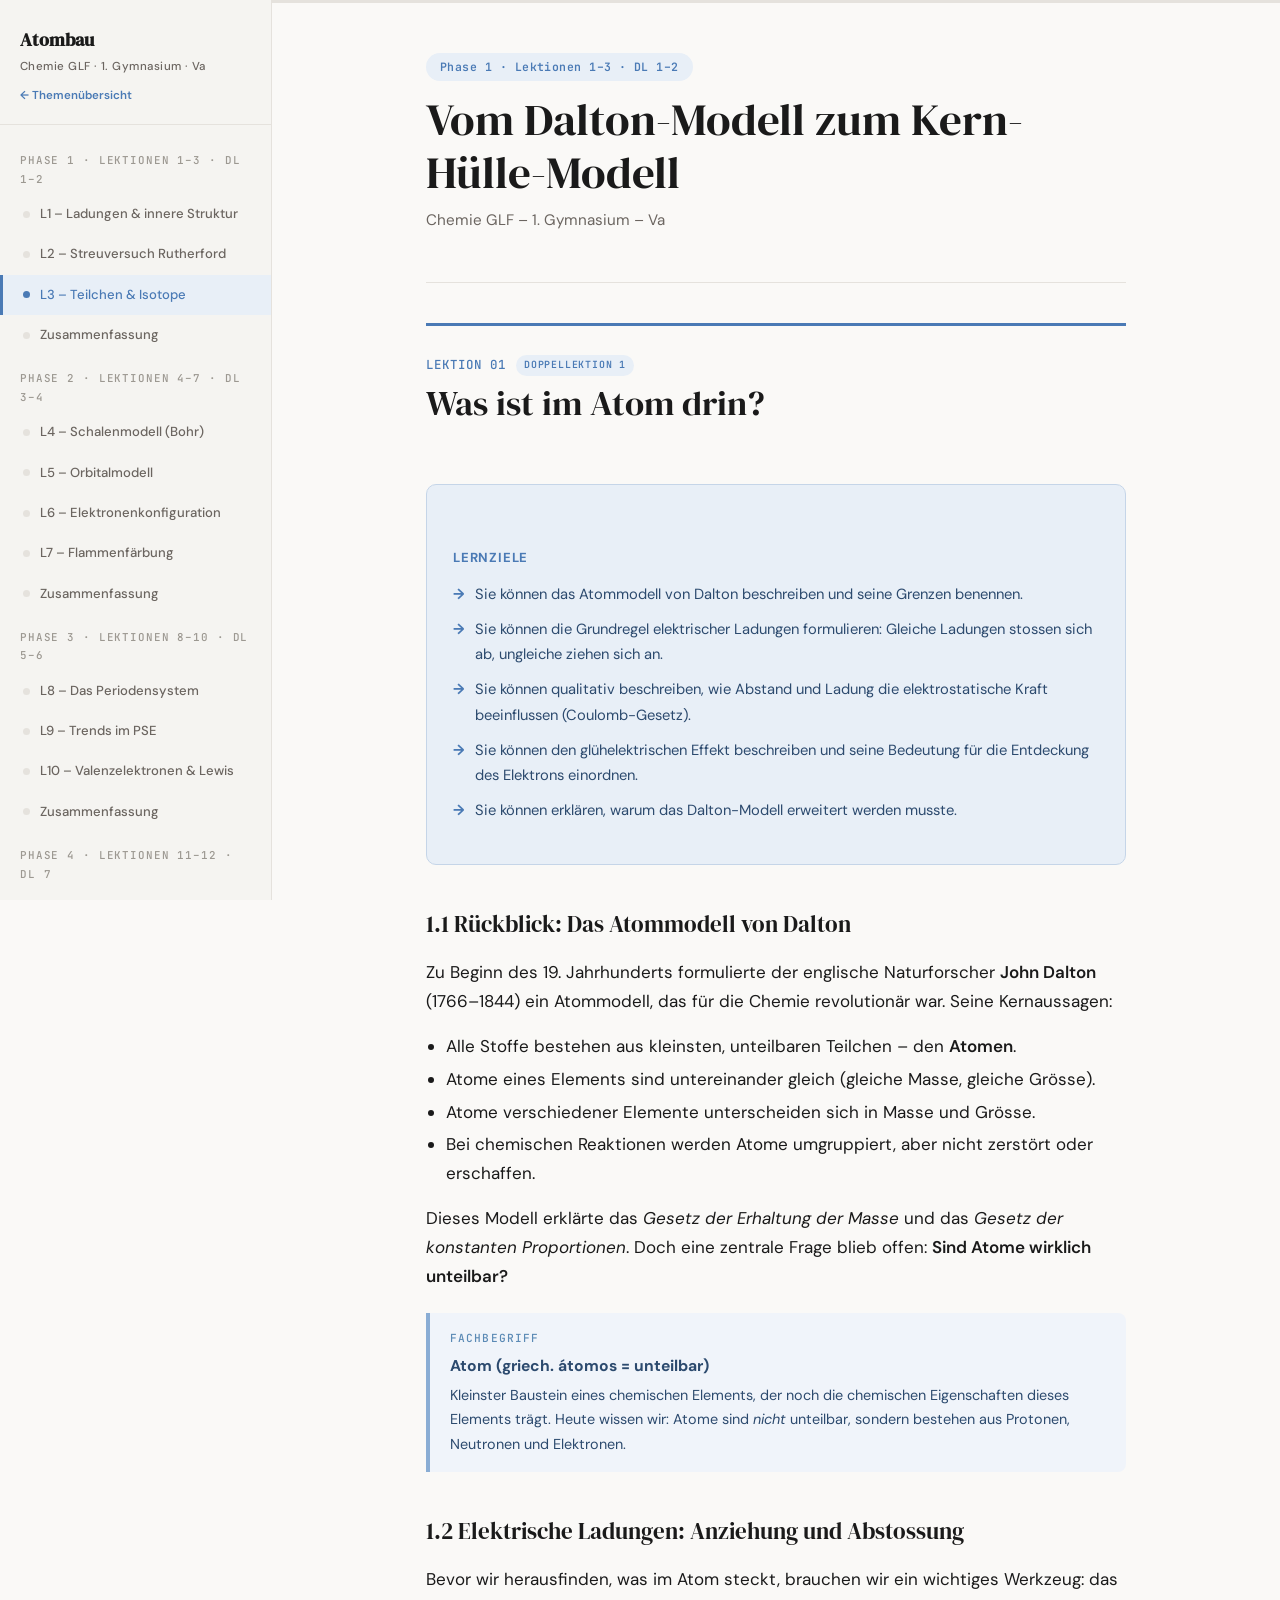
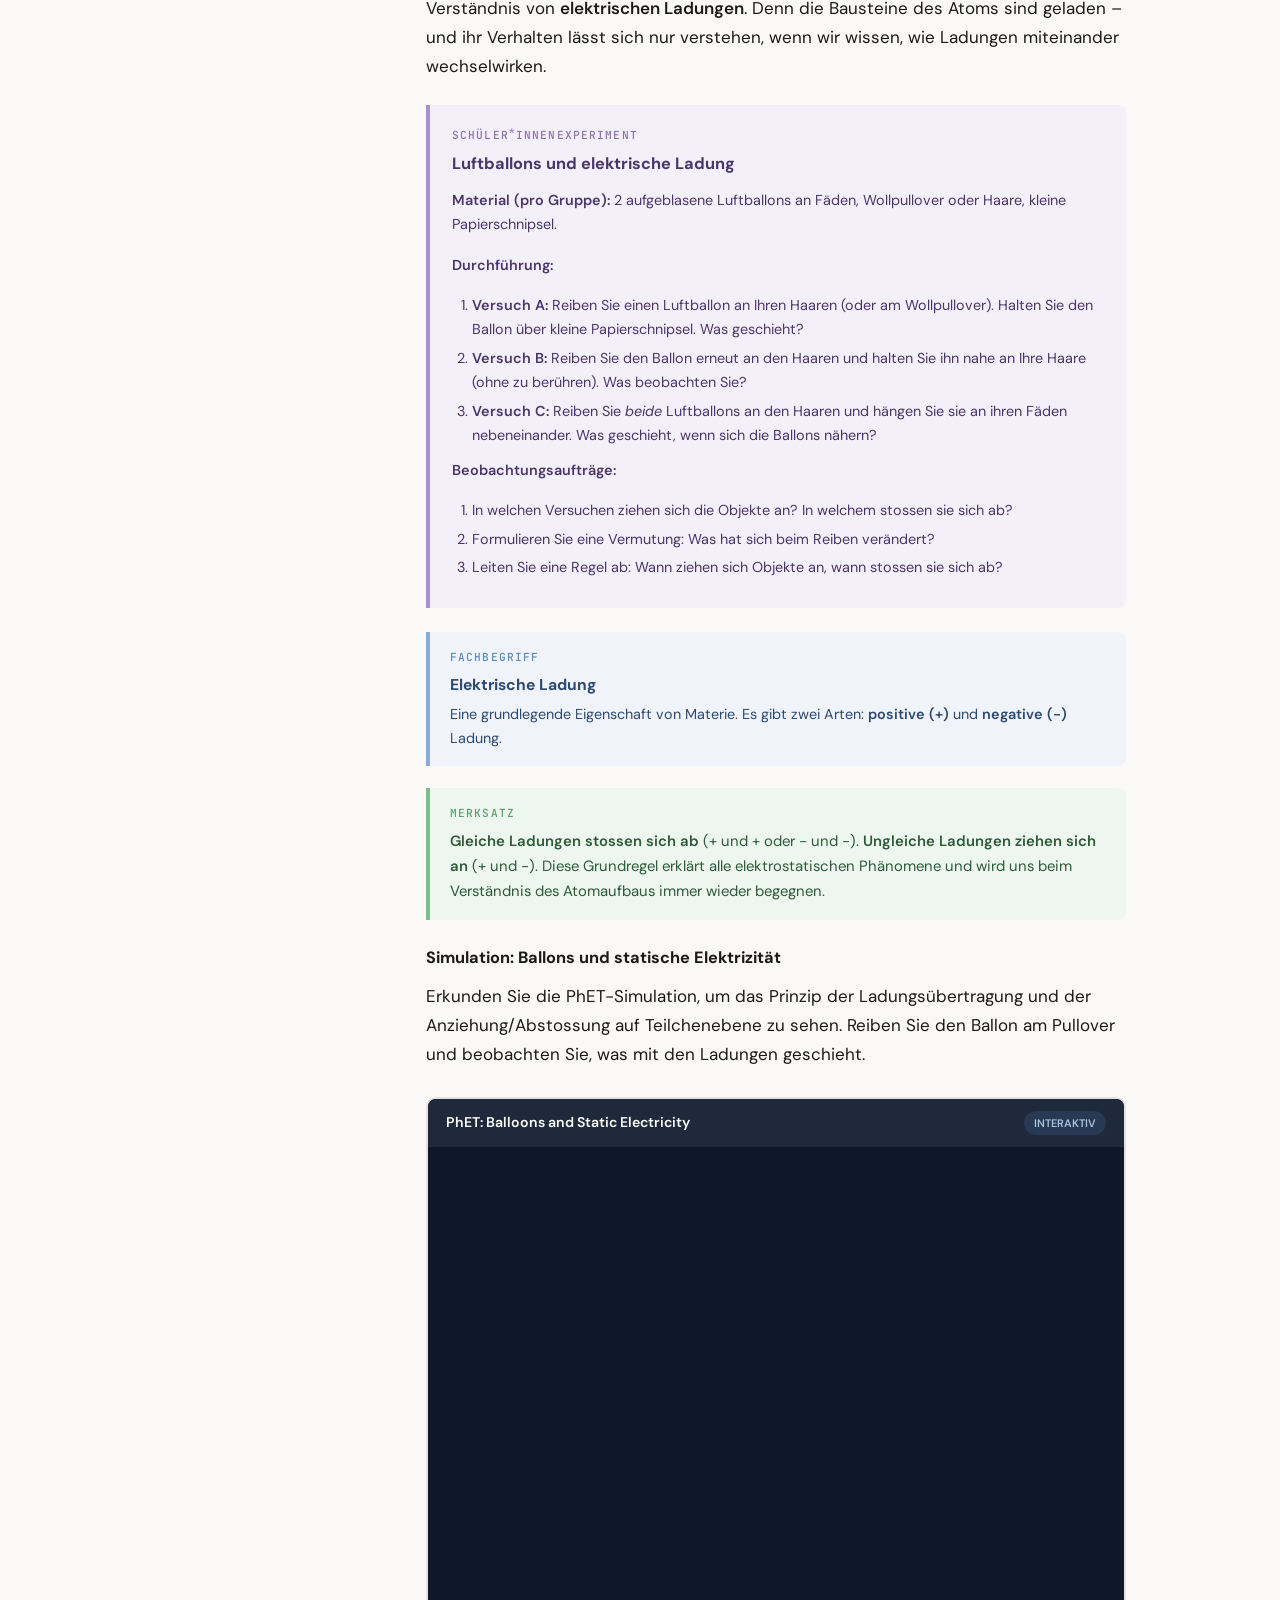
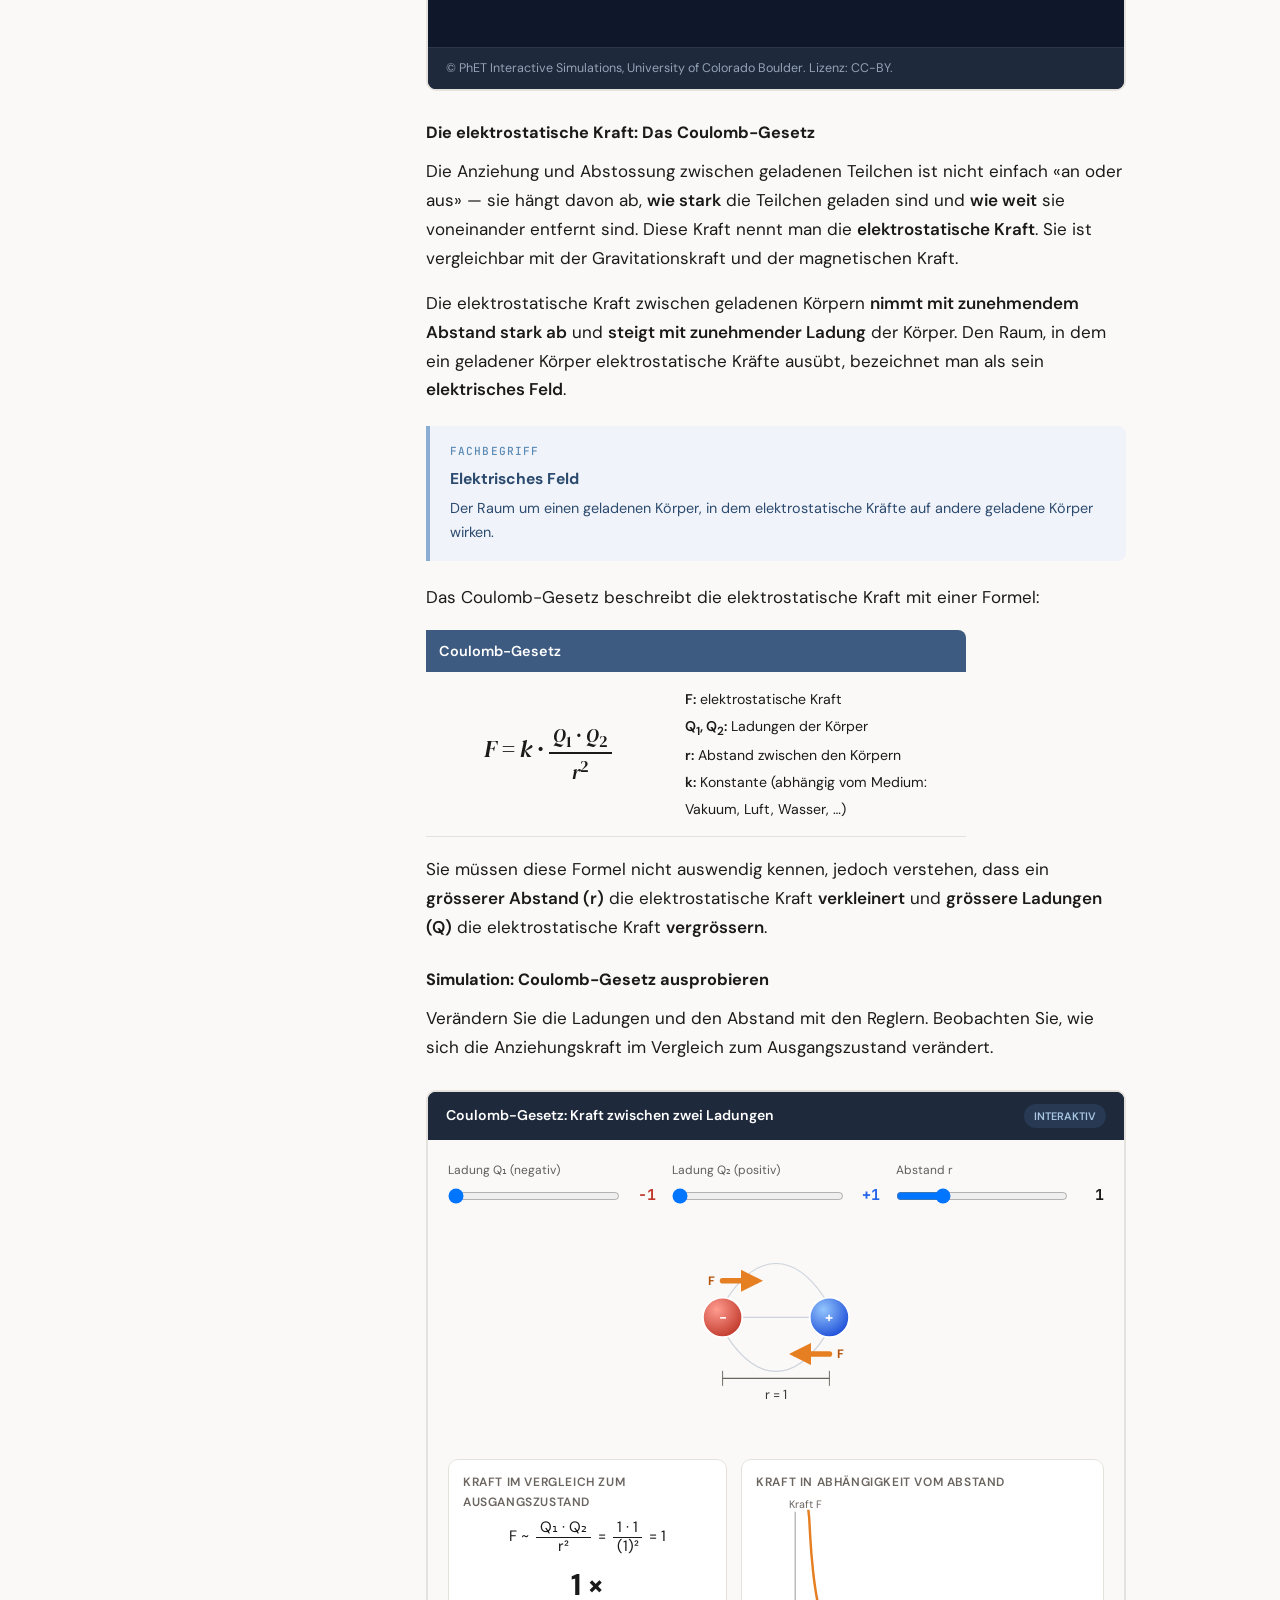
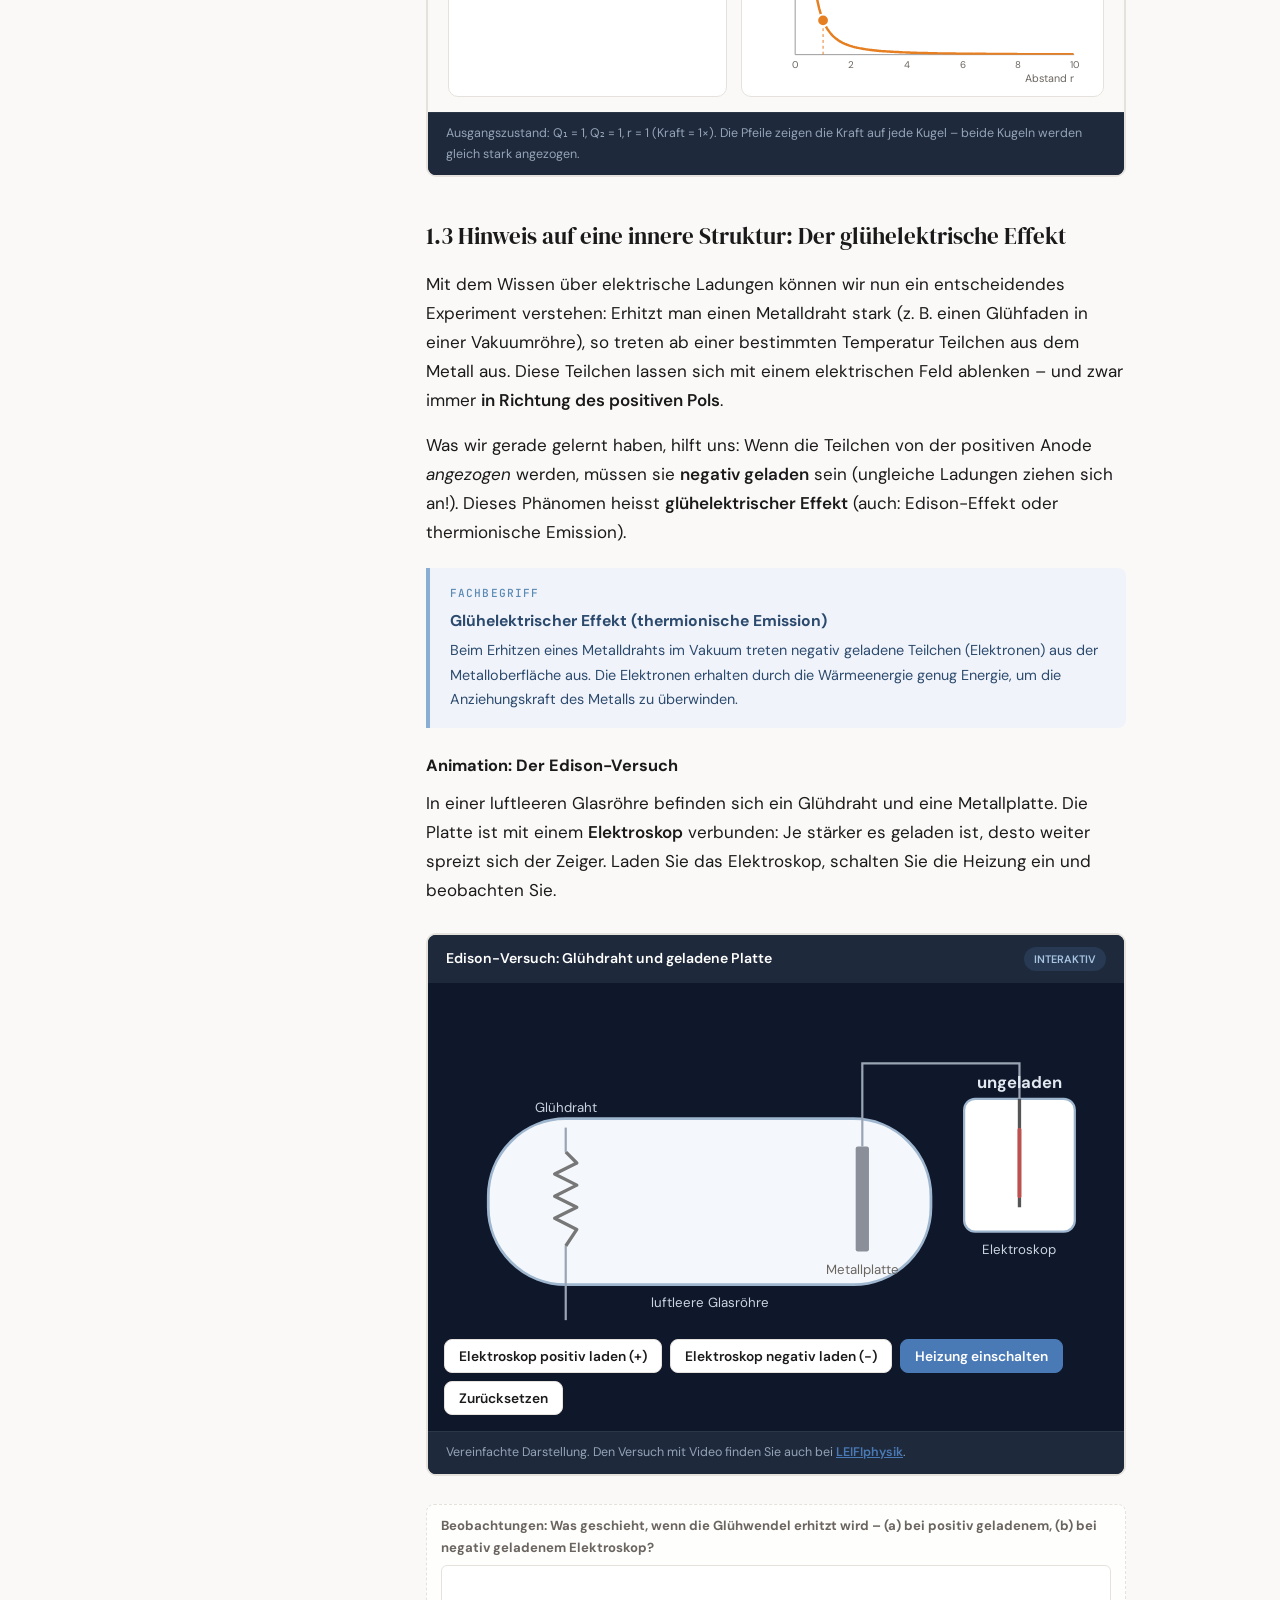
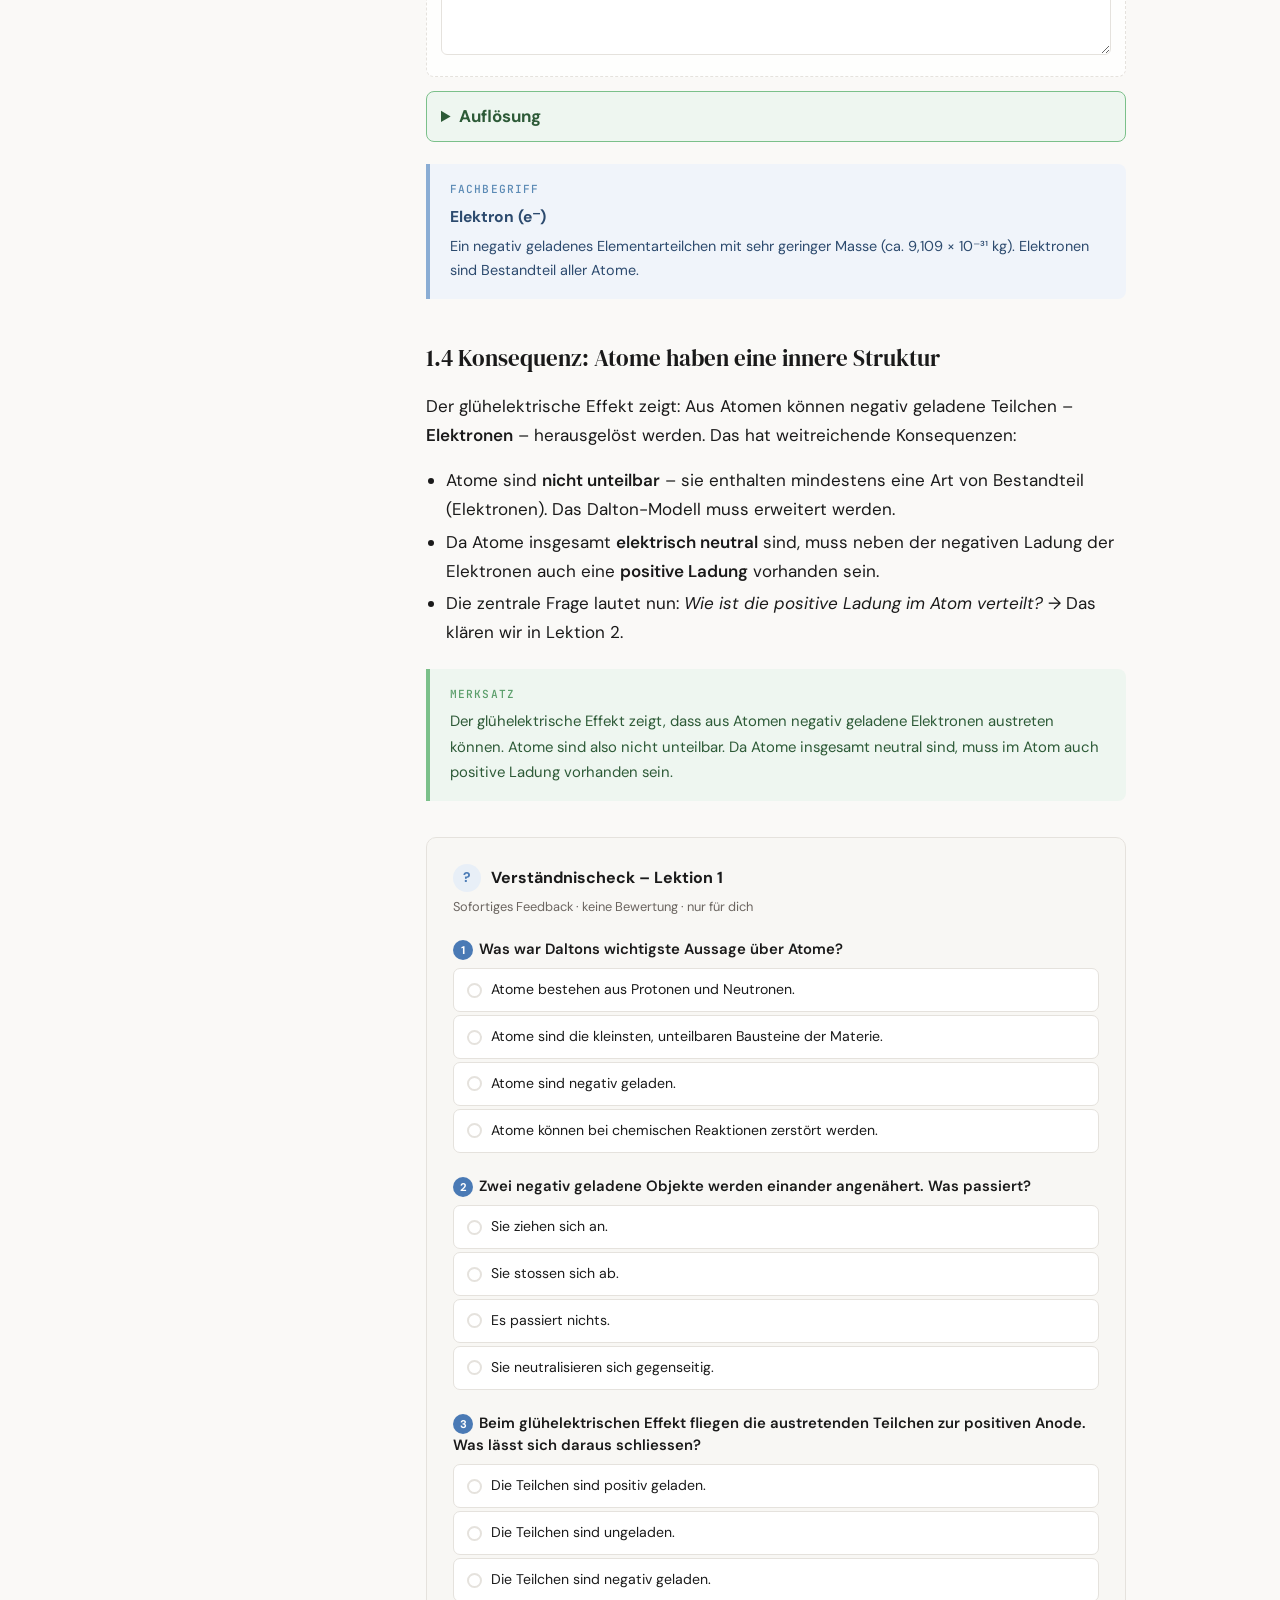
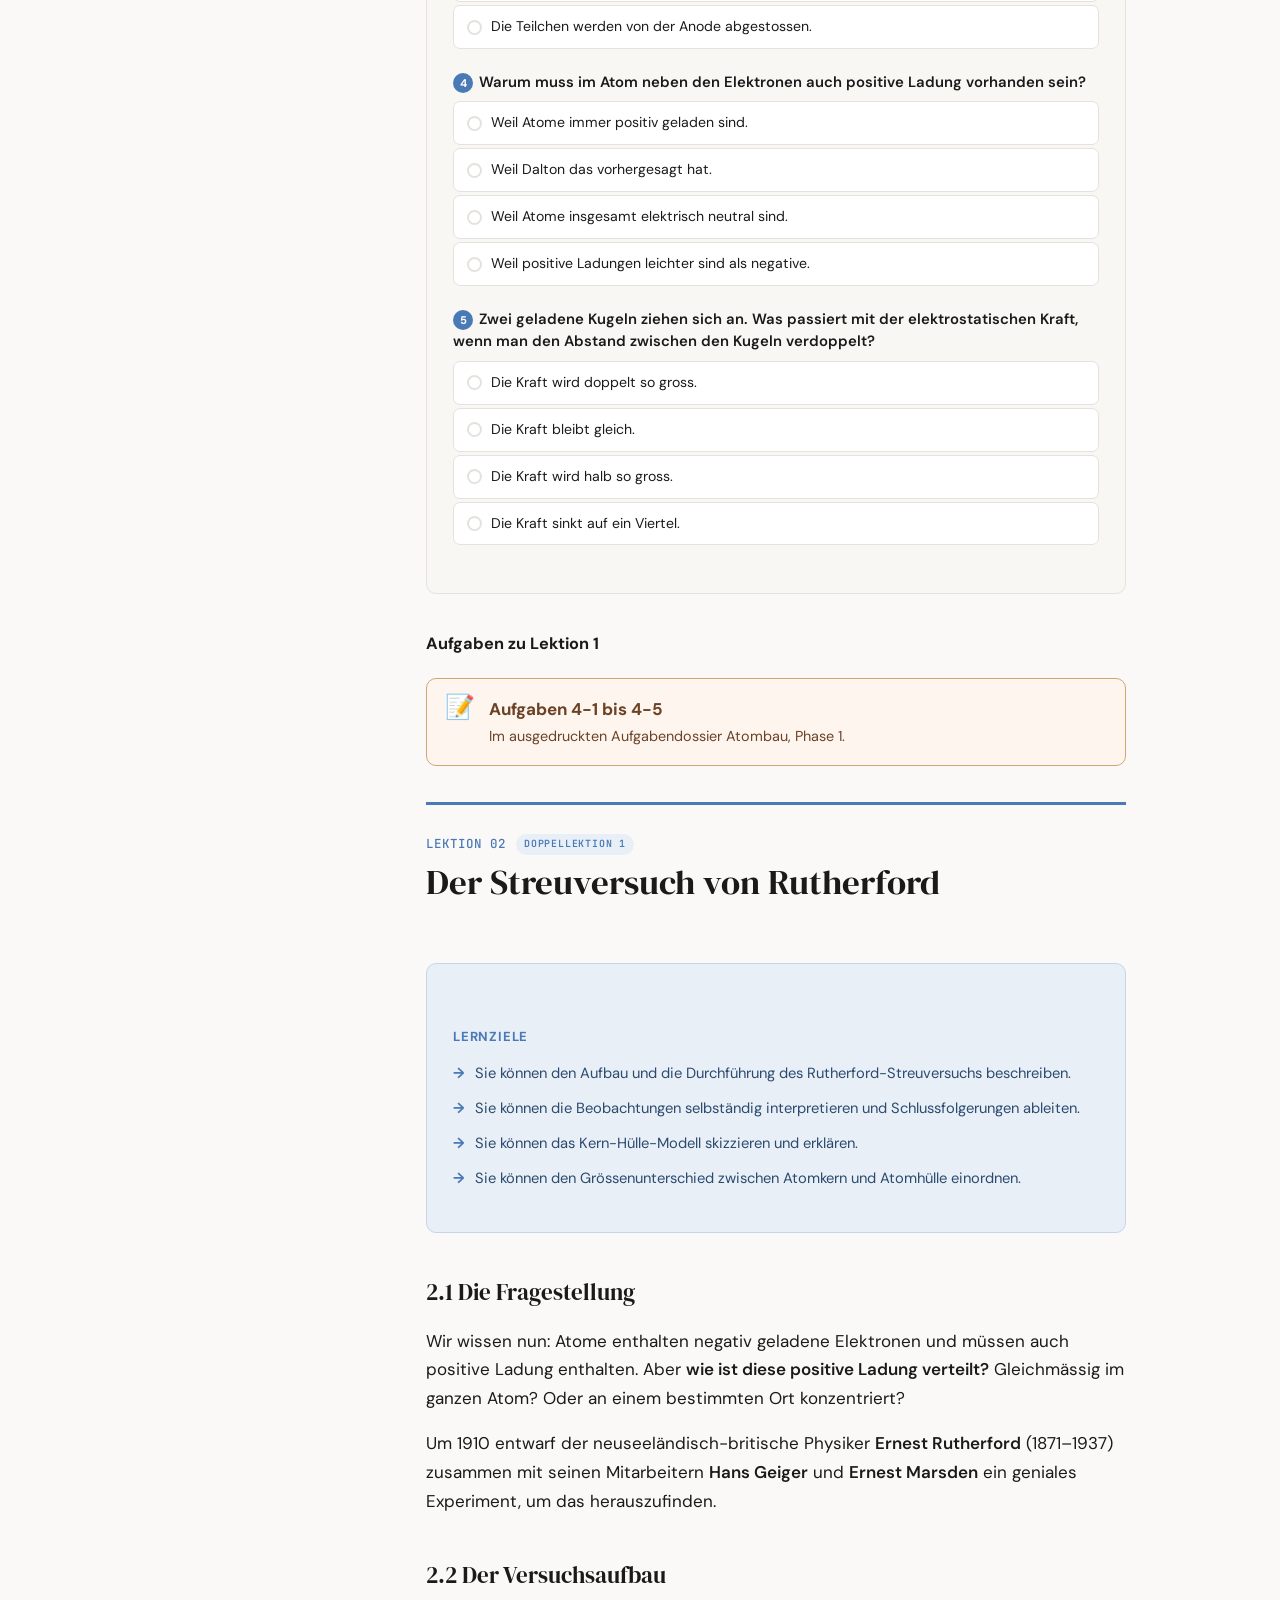
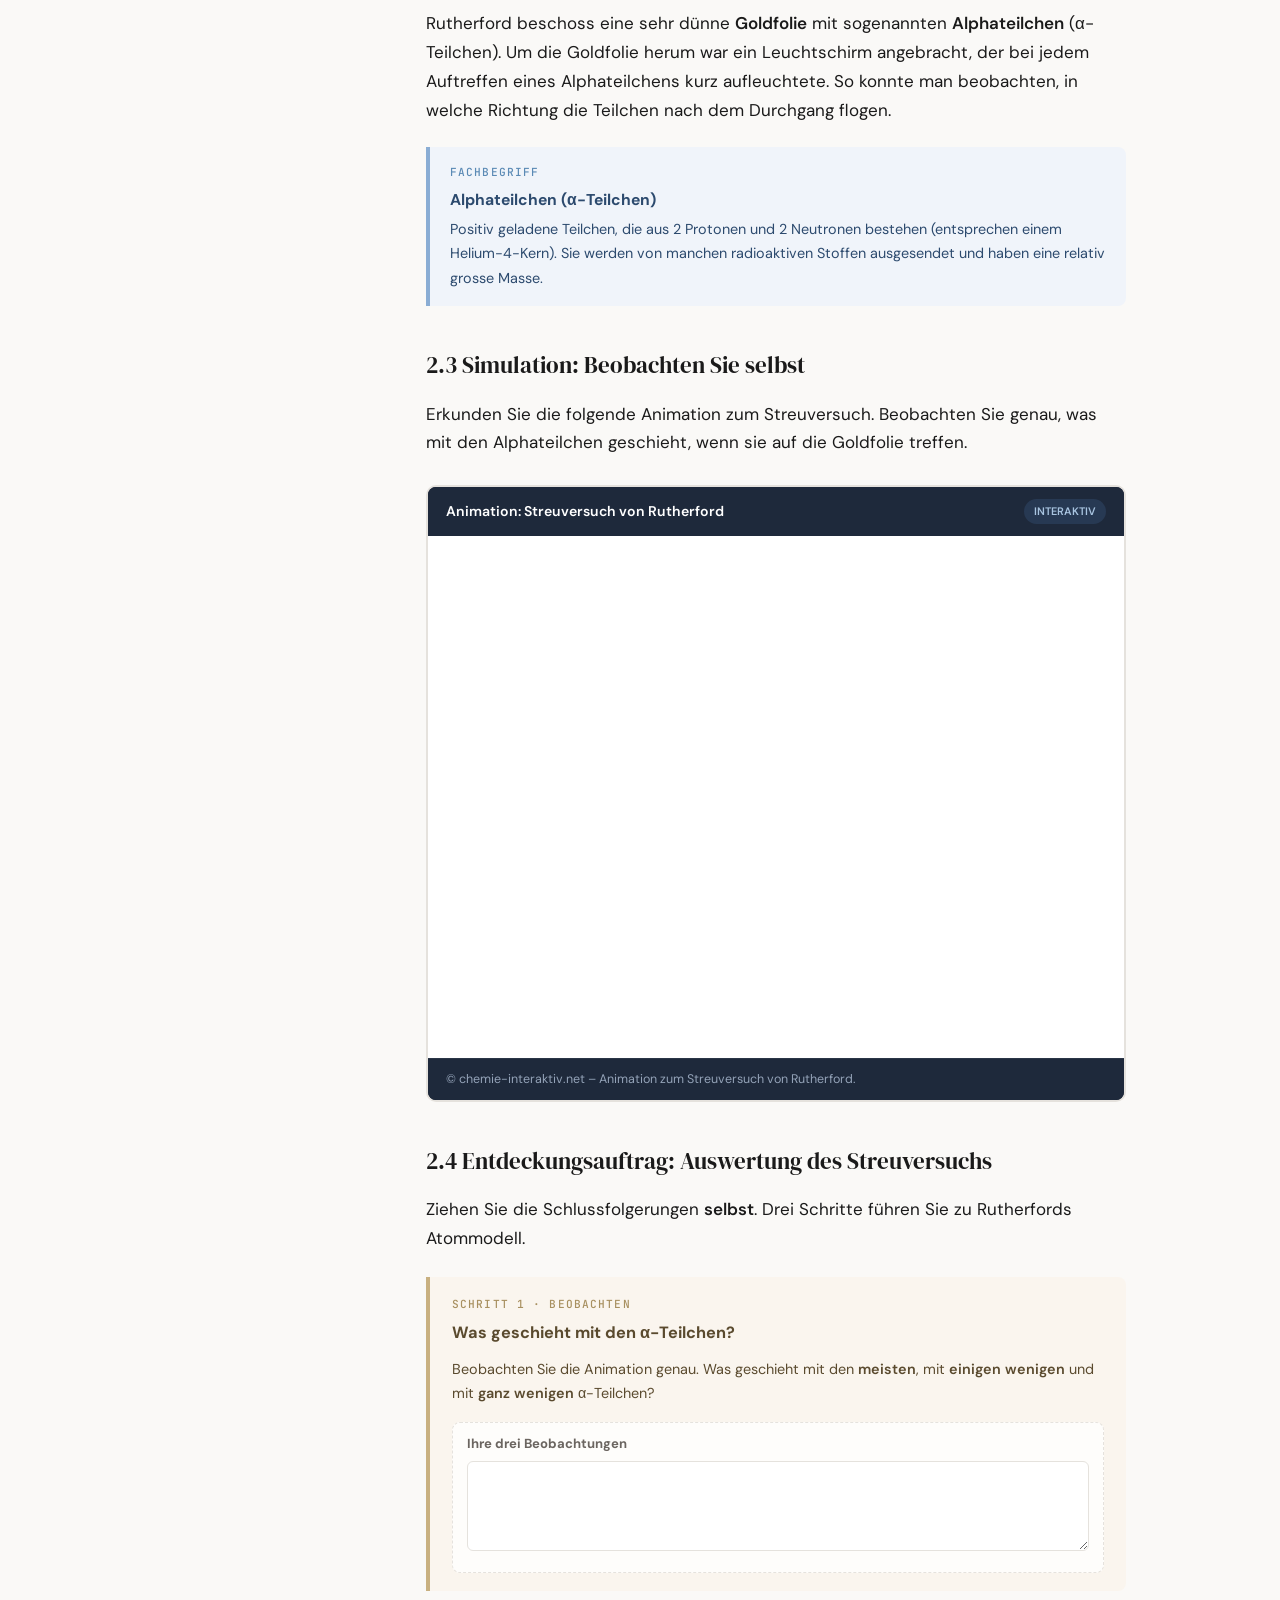
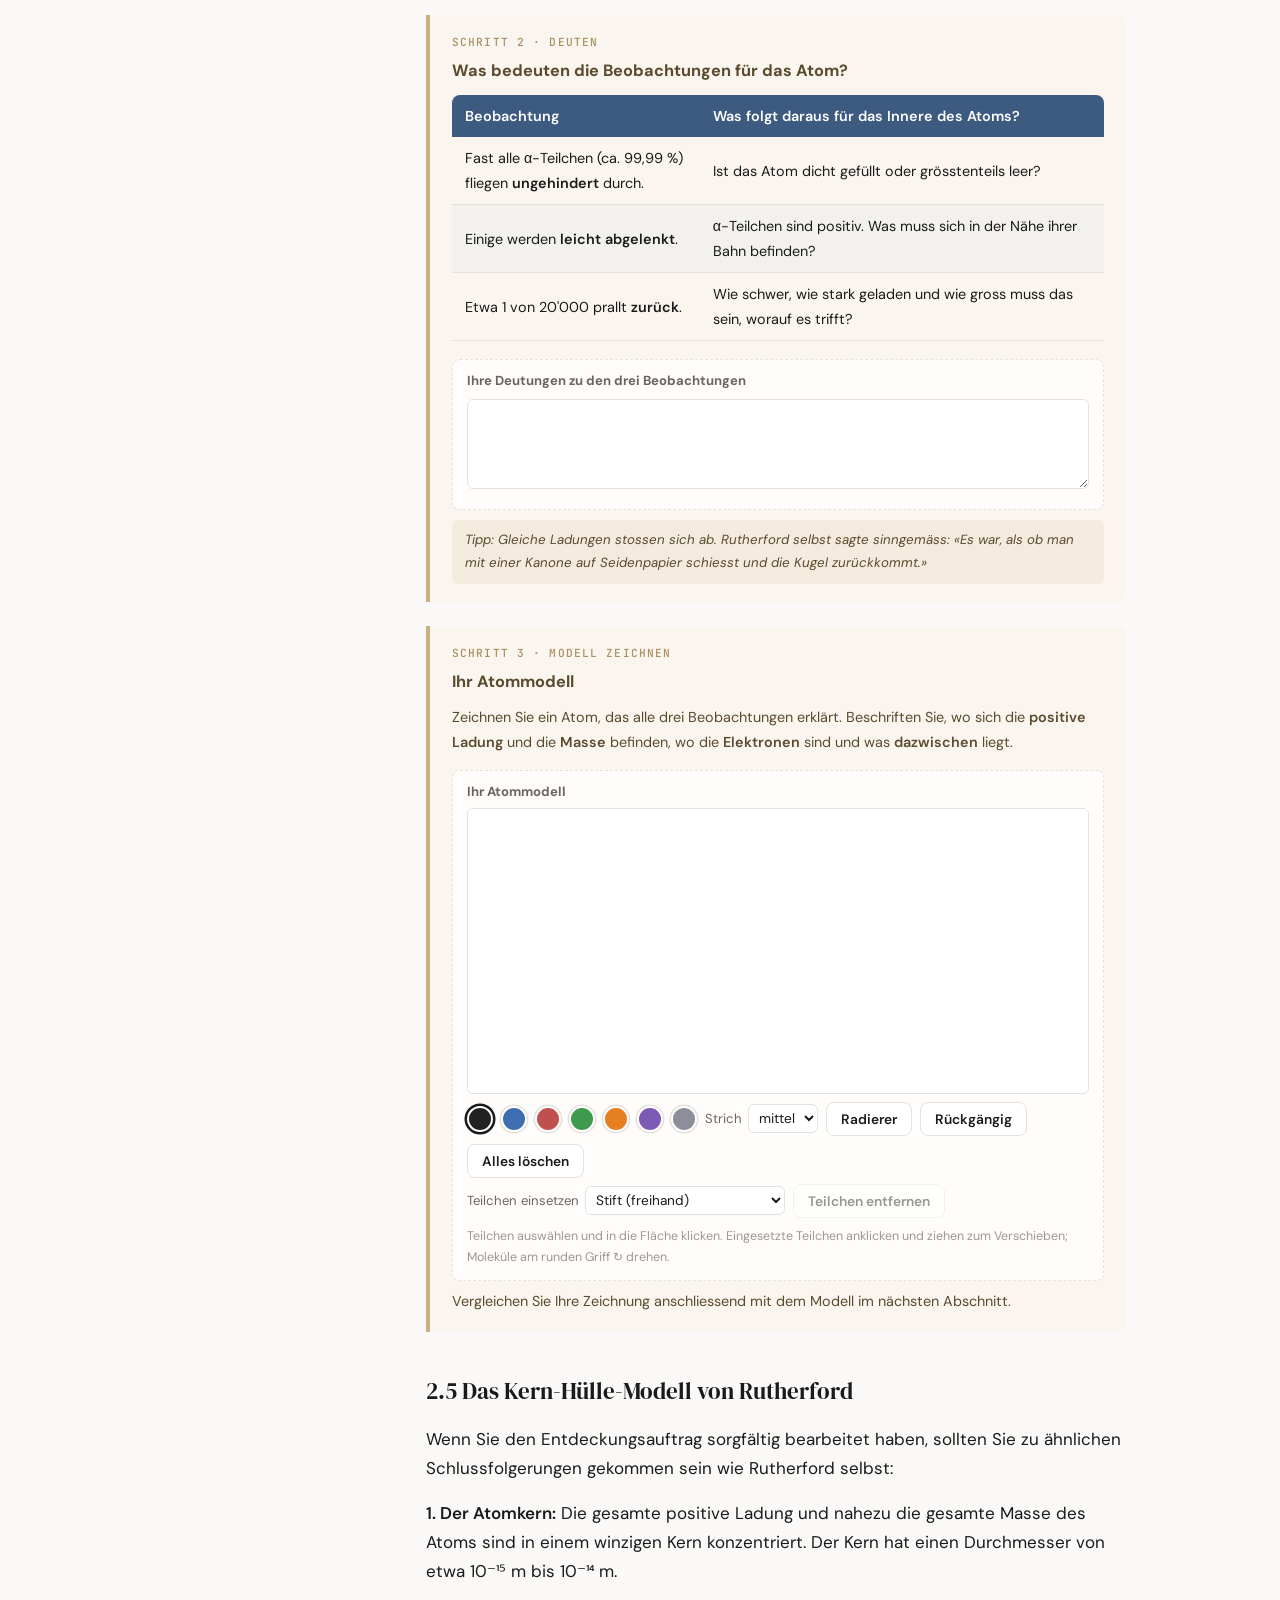
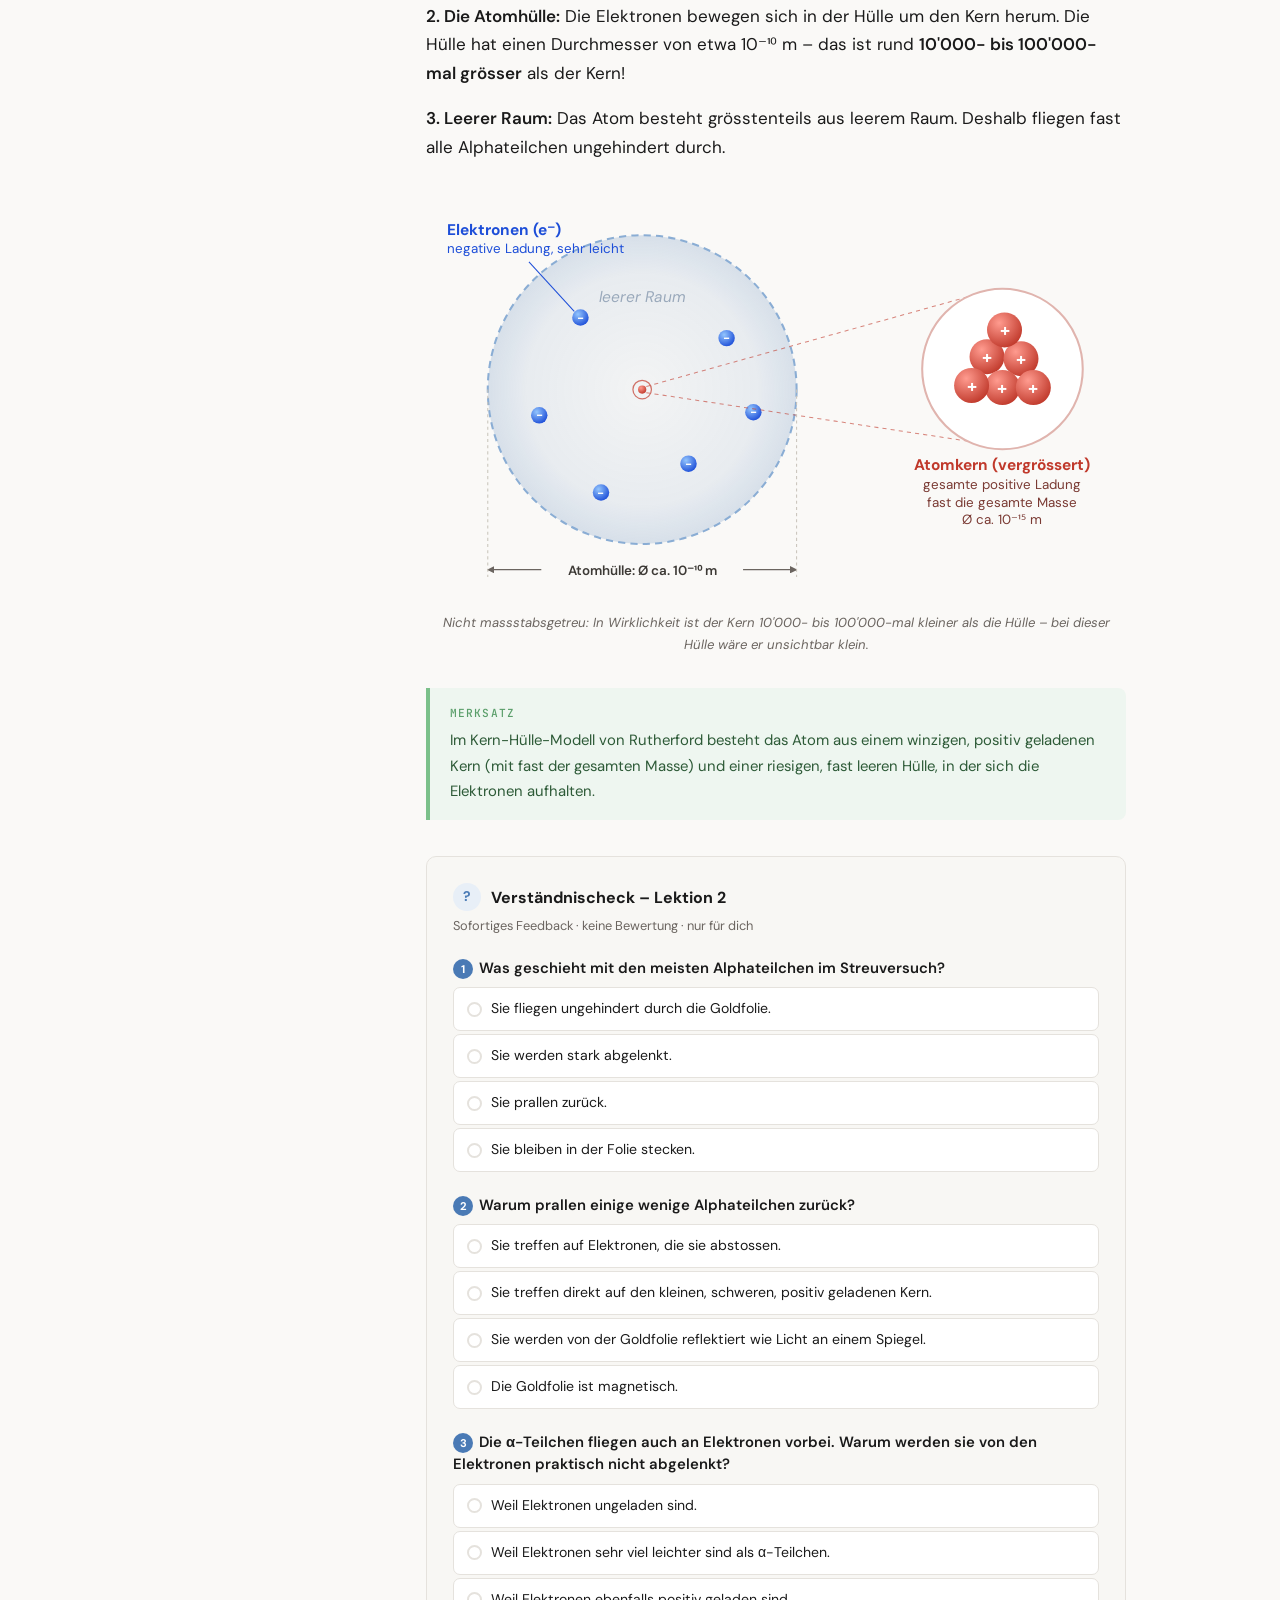
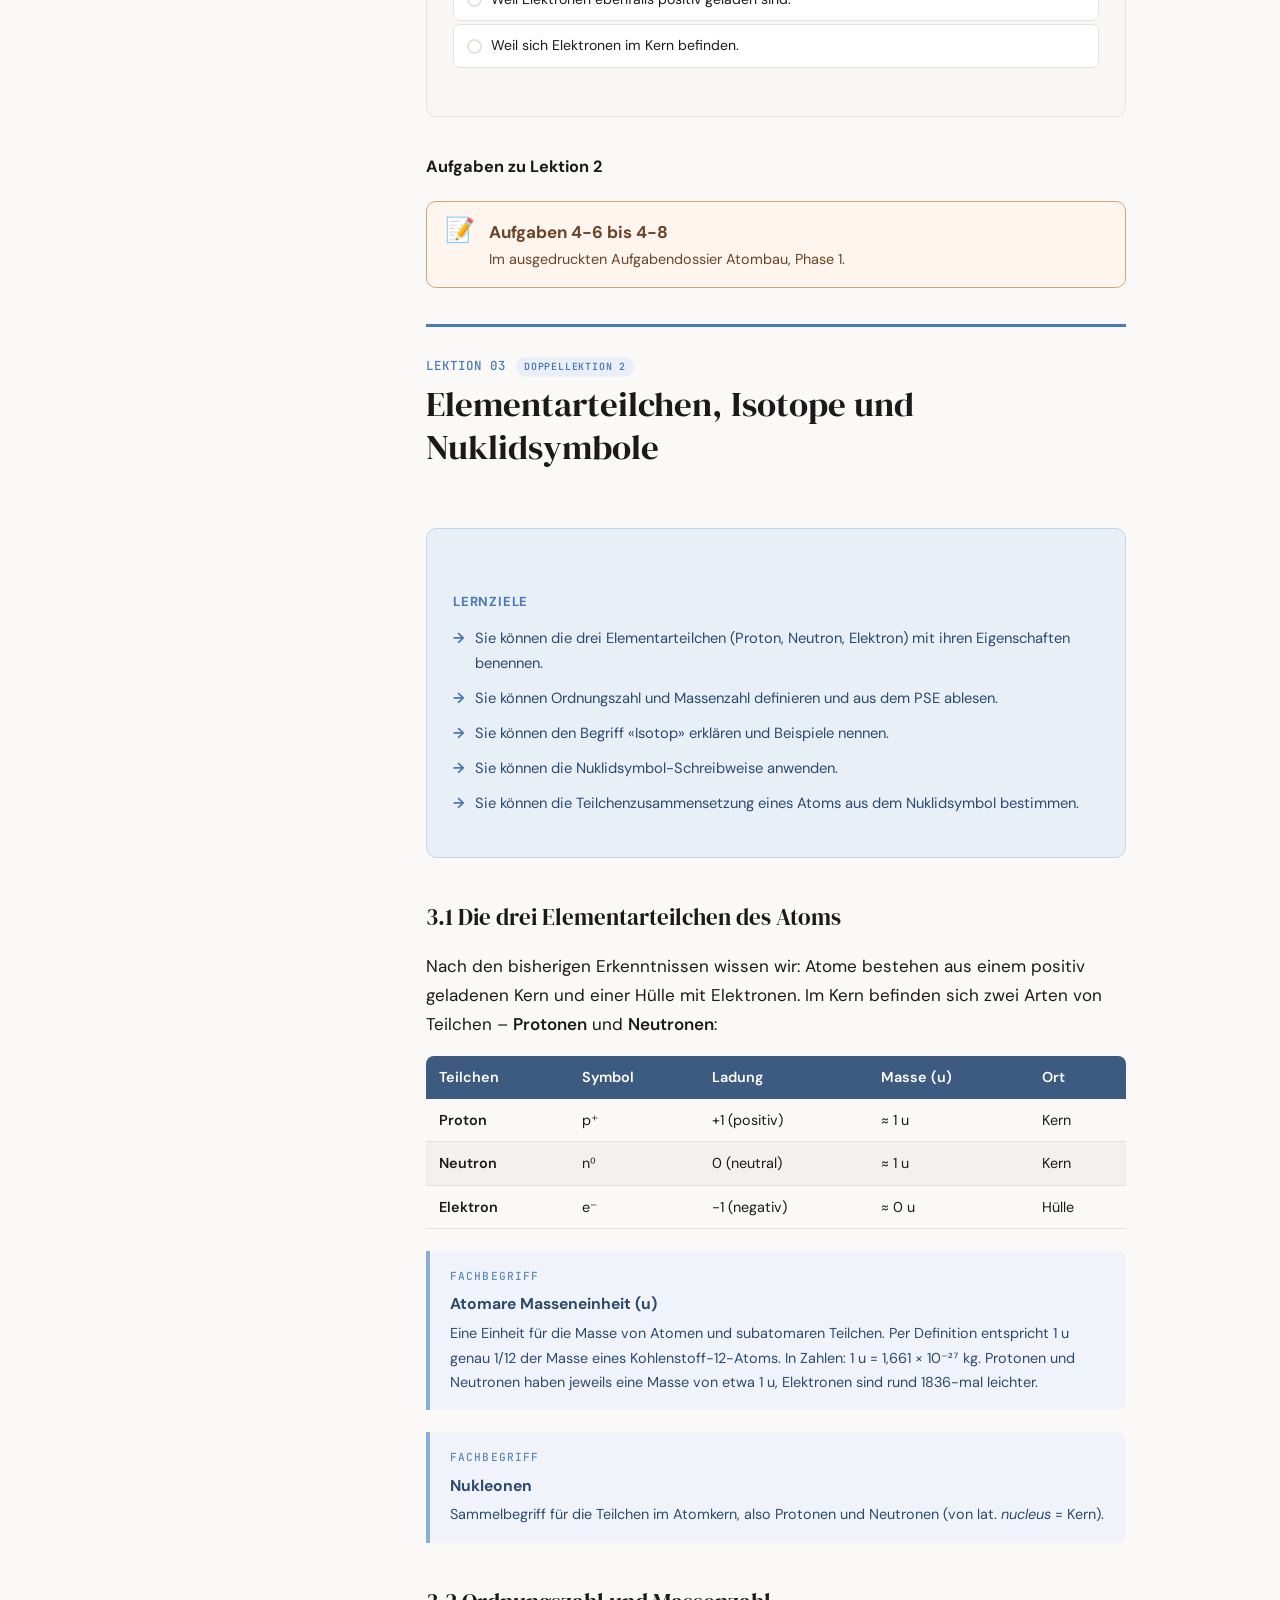
<file: atombau.html>
<!DOCTYPE html>
<html lang="de">
<head>
<meta charset="UTF-8">
<meta name="viewport" content="width=device-width, initial-scale=1.0">
<title>Atombau – Phase 1</title>
<link rel="preconnect" href="https://fonts.googleapis.com">
<link href="https://fonts.googleapis.com/css2?family=DM+Sans:ital,wght@0,400;0,500;0,600;0,700&family=DM+Serif+Display&family=JetBrains+Mono:wght@400;500&display=swap" rel="stylesheet">
<style>
:root {
  --bg: #faf9f7;
  --bg-alt: #f3f1ee;
  --text: #1a1a1a;
  --text-muted: #6b6560;
  --text-light: #9c9891;
  --border: #e5e2dd;
  --nav-bg: #1e293b;
  --nav-text: #e2e8f0;
  --sidebar-bg: #f5f4f1;
  --glossar-bg: #f0f4fa; --glossar-border: #8aadd4; --glossar-text: #2c4a6e; --glossar-label: #5b8ab5;
  --merksatz-bg: #eef6f0; --merksatz-border: #7bc08a; --merksatz-text: #2d5a37; --merksatz-label: #5a9e6a;
  --aufgabe-bg: #fdf5ee; --aufgabe-border: #d4a574; --aufgabe-text: #6b4226; --aufgabe-label: #c08a56;
  --experiment-bg: #f4f0fa; --experiment-border: #a890c8; --experiment-text: #4a3668; --experiment-label: #8b72b0;
  --discovery-bg: #faf5ee; --discovery-border: #c8b080; --discovery-text: #5a4a2e; --discovery-label: #a89060;
  --accent: #4a7ab5;
  --accent-light: #e8eff7;
  --quiz-bg: #f8f7f4;
  --correct-bg: #eef6f0; --correct-border: #7bc08a; --correct-text: #2d5a37;
  --wrong-bg: #fceaea; --wrong-border: #e07070; --wrong-text: #7a2020;
  --forms-bg: #e8eff7; --forms-border: #8aadd4; --forms-text: #2c4a6e;
  --onenote-bg: #f4f0fa; --onenote-border: #a890c8; --onenote-text: #4a3668;
  --teams-bg: #f0f0fa; --teams-border: #7b83c8; --teams-text: #3b3b6e;
  --serif: 'DM Serif Display', Georgia, serif;
  --sans: 'DM Sans', -apple-system, sans-serif;
  --mono: 'JetBrains Mono', monospace;
  --radius: 10px;
}
* { margin: 0; padding: 0; box-sizing: border-box; }
html { scroll-behavior: smooth; scroll-padding-top: 20px; }
body { font-family: var(--sans); background: var(--bg); color: var(--text); font-size: 17px; line-height: 1.7; }

/* === LAYOUT === */
.layout { display: flex; min-height: 100vh; }

/* === SIDEBAR === */
.sidebar {
  width: 272px;
  background: var(--sidebar-bg);
  border-right: 1px solid var(--border);
  padding: 24px 0;
  position: sticky;
  top: 0;
  height: 100vh;
  overflow-y: auto;
  flex-shrink: 0;
}
.sidebar-brand {
  font-family: var(--serif);
  font-size: 1.15rem;
  padding: 0 20px 16px;
  border-bottom: 1px solid var(--border);
  margin-bottom: 12px;
  color: var(--text);
}
.sidebar-brand small { display: block; font-family: var(--sans); font-size: 0.72rem; color: var(--text-muted); font-weight: 500; margin-top: 2px; letter-spacing: 0.04em; }
.sidebar-phase {
  font-family: var(--mono);
  font-size: 0.68rem;
  font-weight: 500;
  text-transform: uppercase;
  letter-spacing: 0.08em;
  color: var(--text-light);
  padding: 14px 20px 6px;
}
.nav-item {
  display: flex;
  align-items: center;
  gap: 10px;
  padding: 9px 20px;
  font-size: 0.82rem;
  font-weight: 500;
  color: var(--text-muted);
  cursor: pointer;
  transition: all 0.15s;
  text-decoration: none;
  border-left: 3px solid transparent;
}
.nav-item:hover { background: rgba(0,0,0,0.03); }
.nav-item.active { color: var(--accent); background: var(--accent-light); border-left-color: var(--accent); }
.nav-item.done { color: var(--merksatz-text); }
.nav-item.locked { color: var(--text-light); cursor: not-allowed; opacity: 0.55; }
.nav-dot { width: 7px; height: 7px; border-radius: 50%; background: var(--border); flex-shrink: 0; }
.nav-item.active .nav-dot { background: var(--accent); }
.nav-item.done .nav-dot { background: var(--merksatz-border); }
.lock-icon { font-size: 11px; margin-left: auto; }

/* === MAIN CONTENT === */
.main-wrap {
  flex: 1;
  min-width: 0;
}
.progress-bar { position: sticky; top: 0; height: 3px; background: var(--border); z-index: 50; }
.progress-fill { height: 100%; width: 0%; background: var(--accent); transition: width 0.15s; }
.content { max-width: 780px; margin: 0 auto; padding: 48px 40px 100px; }

/* === HERO === */
.hero-inline {
  margin-bottom: 40px;
  padding-bottom: 32px;
  border-bottom: 1px solid var(--border);
}
.phase-badge { display: inline-block; font-family: var(--mono); font-size: 0.72rem; font-weight: 600; color: var(--accent); background: var(--accent-light); padding: 4px 14px; border-radius: 100px; letter-spacing: 0.04em; margin-bottom: 12px; }
.hero-inline h1 { font-family: var(--serif); font-size: clamp(2rem, 4vw, 2.8rem); font-weight: 400; line-height: 1.2; margin-bottom: 8px; }
.hero-inline .subtitle { font-size: 0.95rem; color: var(--text-muted); }

/* === LESSON STRUCTURE === */
.lesson-header { margin: 56px 0 32px; padding: 28px 0; border-top: 3px solid var(--accent); }
.lesson-header:first-child { margin-top: 0; }
.lesson-number { font-family: var(--mono); font-size: 0.78rem; font-weight: 500; color: var(--accent); letter-spacing: 0.08em; text-transform: uppercase; margin-bottom: 6px; }
.lesson-header h2 { font-family: var(--serif); font-size: clamp(1.6rem, 3.5vw, 2.2rem); font-weight: 400; line-height: 1.2; }
.lernziele { background: var(--accent-light); border: 1px solid #c5d5e8; border-radius: var(--radius); padding: 22px 26px; margin: 24px 0; }
.lernziele h3 { font-family: var(--sans); font-size: 0.82rem; font-weight: 700; color: var(--accent); text-transform: uppercase; letter-spacing: 0.06em; margin-bottom: 10px; }
.lernziele ul { list-style: none; padding: 0; }
.lernziele li { padding: 3px 0 3px 22px; position: relative; font-size: 0.92rem; color: #2c4a6e; }
.lernziele li::before { content: '\2192'; position: absolute; left: 0; color: var(--accent); font-weight: 700; }
h3 { font-family: var(--serif); font-size: 1.45rem; font-weight: 400; margin: 40px 0 14px; }
h4 { font-size: 1.02rem; font-weight: 700; margin: 24px 0 10px; }
p { margin-bottom: 16px; }
strong { font-weight: 600; }
ul, ol { margin-bottom: 16px; padding-left: 20px; }
li { margin-bottom: 4px; }
a { color: var(--accent); font-weight: 600; }

/* === CONTENT BOXES === */
.glossar { background: var(--glossar-bg); border-left: 4px solid var(--glossar-border); border-radius: 0 8px 8px 0; padding: 16px 20px; margin: 22px 0; }
.glossar-label { font-family: var(--mono); font-size: 0.7rem; font-weight: 500; color: var(--glossar-label); text-transform: uppercase; letter-spacing: 0.1em; margin-bottom: 5px; }
.glossar-term { font-weight: 700; font-size: 0.98rem; margin-bottom: 3px; color: var(--glossar-text); }
.glossar p { font-size: 0.9rem; color: var(--glossar-text); margin-bottom: 0; }
.merksatz { background: var(--merksatz-bg); border-left: 4px solid var(--merksatz-border); border-radius: 0 8px 8px 0; padding: 16px 20px; margin: 22px 0; }
.merksatz-label { font-family: var(--mono); font-size: 0.7rem; font-weight: 500; color: var(--merksatz-label); text-transform: uppercase; letter-spacing: 0.1em; margin-bottom: 5px; }
.merksatz p { font-size: 0.93rem; color: var(--merksatz-text); margin-bottom: 0; }
.aufgabe { background: var(--aufgabe-bg); border-left: 4px solid var(--aufgabe-border); border-radius: 0 8px 8px 0; padding: 16px 20px; margin: 18px 0; }
.aufgabe-label { font-family: var(--mono); font-size: 0.7rem; font-weight: 500; color: var(--aufgabe-label); text-transform: uppercase; letter-spacing: 0.1em; margin-bottom: 5px; }
.aufgabe p { font-size: 0.93rem; color: var(--aufgabe-text); margin-bottom: 0; }
.experiment { background: var(--experiment-bg); border-left: 4px solid var(--experiment-border); border-radius: 0 8px 8px 0; padding: 18px 22px; margin: 24px 0; }
.experiment-label { font-family: var(--mono); font-size: 0.7rem; font-weight: 500; color: var(--experiment-label); text-transform: uppercase; letter-spacing: 0.1em; margin-bottom: 5px; }
.experiment h4 { color: var(--experiment-text); margin-top: 0; margin-bottom: 10px; }
.experiment p, .experiment li { font-size: 0.9rem; color: var(--experiment-text); }
.experiment ul, .experiment ol { padding-left: 20px; margin-bottom: 10px; }
.discovery { background: var(--discovery-bg); border-left: 4px solid var(--discovery-border); border-radius: 0 8px 8px 0; padding: 18px 22px; margin: 24px 0; }
.discovery-label { font-family: var(--mono); font-size: 0.7rem; font-weight: 500; color: var(--discovery-label); text-transform: uppercase; letter-spacing: 0.1em; margin-bottom: 5px; }
.discovery h4 { color: var(--discovery-text); margin-top: 0; margin-bottom: 10px; }
.discovery p, .discovery li { font-size: 0.9rem; color: var(--discovery-text); }
.discovery ol, .discovery ul { padding-left: 20px; margin-bottom: 10px; }
.discovery .hint { background: rgba(200,176,128,0.15); border-radius: 6px; padding: 9px 13px; margin-top: 10px; font-size: 0.83rem; color: var(--discovery-text); font-style: italic; }

/* === TABLES === */
.data-table { width: 100%; border-collapse: collapse; margin: 18px 0; font-size: 0.9rem; }
.data-table th { background: #3d5a80; color: white; font-weight: 600; padding: 9px 13px; text-align: left; }
.data-table th:first-child { border-radius: 8px 0 0 0; }
.data-table th:last-child { border-radius: 0 8px 0 0; }
.data-table td { padding: 9px 13px; border-bottom: 1px solid var(--border); }
.data-table tr:nth-child(even) td { background: var(--bg-alt); }

/* === SIMULATIONS === */
.sim-container { margin: 28px 0; border-radius: var(--radius); overflow: hidden; border: 2px solid var(--border); background: #0f172a; }
.sim-header { background: #1e293b; padding: 12px 18px; display: flex; align-items: center; justify-content: space-between; }
.sim-title { color: white; font-weight: 600; font-size: 0.88rem; }
.sim-badge { background: rgba(74,122,181,0.2); color: #a8c4e0; font-size: 0.68rem; font-weight: 600; padding: 3px 10px; border-radius: 100px; }
.sim-container iframe { width: 100%; height: 500px; border: none; display: block; }
.sim-caption { background: #1e293b; padding: 10px 18px; color: #94a3b8; font-size: 0.78rem; border-top: 1px solid rgba(255,255,255,0.06); }
.sim-scaled { position: relative; width: 100%; height: 0; padding-bottom: 75%; overflow: hidden; background: #fff; }
.sim-scaled iframe { position: absolute; top: 0; left: 0; width: 142.86%; height: 142.86%; transform: scale(0.7); transform-origin: top left; border: none; }

/* === SUMMARY === */
.summary { background: var(--bg-alt); border: 1px solid var(--border); border-radius: 12px; padding: 28px; margin: 36px 0; }
.summary h3 { margin-top: 0; font-size: 1.25rem; }

/* === MC QUIZ === */
.quiz-section {
  margin: 36px 0;
  background: var(--quiz-bg);
  border: 1px solid var(--border);
  border-radius: var(--radius);
  padding: 26px;
}
.quiz-header { display: flex; align-items: center; gap: 10px; margin-bottom: 4px; }
.quiz-icon { width: 28px; height: 28px; background: var(--accent-light); border-radius: 50%; display: flex; align-items: center; justify-content: center; font-size: 14px; color: var(--accent); font-weight: 700; }
.quiz-title { font-size: 1rem; font-weight: 700; }
.quiz-sub { font-size: 0.8rem; color: var(--text-muted); margin-bottom: 20px; }
.question { margin-bottom: 22px; }
.q-text { font-size: 0.93rem; font-weight: 600; margin-bottom: 8px; line-height: 1.5; }
.q-num { display: inline-flex; align-items: center; justify-content: center; width: 20px; height: 20px; border-radius: 50%; background: var(--accent); color: white; font-size: 0.7rem; font-weight: 700; margin-right: 6px; vertical-align: middle; flex-shrink: 0; }
.option {
  display: flex; align-items: center; gap: 9px;
  padding: 9px 13px; margin: 3px 0;
  border-radius: 7px; border: 1px solid var(--border);
  background: white; cursor: pointer;
  font-size: 0.88rem; transition: all 0.15s;
}
.option:hover { border-color: var(--accent); background: var(--accent-light); }
.option.selected { border-color: var(--accent); background: var(--accent-light); }
.option.correct { border-color: var(--correct-border); background: var(--correct-bg); color: var(--correct-text); }
.option.wrong { border-color: var(--wrong-border); background: var(--wrong-bg); color: var(--wrong-text); }
.radio { width: 15px; height: 15px; border-radius: 50%; border: 2px solid var(--border); flex-shrink: 0; position: relative; transition: all 0.15s; }
.option.selected .radio { border-color: var(--accent); }
.option.selected .radio::after { content: ''; position: absolute; top: 2.5px; left: 2.5px; width: 6px; height: 6px; border-radius: 50%; background: var(--accent); }
.option.correct .radio { border-color: var(--correct-border); }
.option.correct .radio::after { background: var(--correct-border); content:''; position:absolute; top:2.5px; left:2.5px; width:6px; height:6px; border-radius:50%; }
.option.wrong .radio { border-color: var(--wrong-border); }
.feedback { margin-top: 6px; padding: 9px 13px; border-radius: 7px; font-size: 0.82rem; display: none; line-height: 1.5; }
.feedback.show { display: block; }
.feedback.correct { background: var(--correct-bg); color: var(--correct-text); border: 1px solid var(--correct-border); }
.feedback.wrong { background: var(--wrong-bg); color: var(--wrong-text); border: 1px solid var(--wrong-border); }

/* === TASK CARDS === */
.task-links { display: grid; grid-template-columns: 1fr 1fr; gap: 12px; margin: 20px 0 36px; }
.task-card {
  padding: 18px; border-radius: var(--radius);
  border: 1px solid; text-decoration: none;
  transition: all 0.2s; cursor: pointer; display: block;
}
.task-card:hover { transform: translateY(-2px); box-shadow: 0 4px 12px rgba(0,0,0,0.06); }
.task-card.forms { background: var(--forms-bg); border-color: var(--forms-border); }
.task-card.onenote { background: var(--onenote-bg); border-color: var(--onenote-border); }
.task-card.teams { background: var(--teams-bg); border-color: var(--teams-border); }
.task-card-icon { font-size: 22px; margin-bottom: 6px; }
.task-card-title { font-size: 0.9rem; font-weight: 700; margin-bottom: 3px; }
.task-card.forms .task-card-title { color: var(--forms-text); }
.task-card.onenote .task-card-title { color: var(--onenote-text); }
.task-card.teams .task-card-title { color: var(--teams-text); }
.task-card-desc { font-size: 0.78rem; color: var(--text-muted); line-height: 1.4; }

/* === RESPONSIVE === */
@media (max-width: 900px) {
  .sidebar { display: none; }
  .content { padding: 32px 18px 80px; }
  .task-links { grid-template-columns: 1fr; }
}
@media print {
  .sidebar, .progress-bar, .sim-container, .quiz-section, .task-links { display: none; }
  .content { max-width: 100%; padding: 20px; }
  body { font-size: 11pt; }
}
@keyframes fadeUp { from { opacity: 0; transform: translateY(16px); } to { opacity: 1; transform: translateY(0); } }
section { animation: fadeUp 0.4s ease-out both; }
</style>
<link rel="stylesheet" href="werkzeuge.css?v=20261120c">
</head>
<body>
<div class="layout">

<!-- ======== SIDEBAR ======== -->
<nav class="sidebar">
  <div class="sidebar-brand"><a href="index.html" style="text-decoration:none; color:inherit;">Atombau</a><small>Chemie GLF · 1. Gymnasium · Va</small><a href="index.html" style="display:inline-flex; align-items:center; gap:4px; font-family:var(--sans); font-size:0.72rem; font-weight:600; color:var(--accent); text-decoration:none; margin-top:8px;">&larr; Themenübersicht</a></div>

  <div class="sidebar-phase">Phase 1 · Lektionen 1–3 · DL 1–2</div>
  <a href="#L1" data-dl="DL1" class="nav-item active"><span class="nav-dot"></span>L1 – Ladungen &amp; innere Struktur</a>
  <a href="#L2" data-dl="DL1" class="nav-item"><span class="nav-dot"></span>L2 – Streuversuch Rutherford</a>
  <a href="#L3" data-dl="DL2" class="nav-item"><span class="nav-dot"></span>L3 – Teilchen &amp; Isotope</a>
  <a href="#zusammenfassung" data-dl="DL2" class="nav-item"><span class="nav-dot"></span>Zusammenfassung</a>

  <div class="sidebar-phase">Phase 2 · Lektionen 4–7 · DL 3–4</div>
  <a data-dl="DL3" class="nav-item locked" data-phase="2"><span class="nav-dot"></span>L4 – Schalenmodell (Bohr) <span class="lock-icon">&#x1F512;</span></a>
  <a data-dl="DL3" class="nav-item locked" data-phase="2"><span class="nav-dot"></span>L5 – Orbitalmodell <span class="lock-icon">&#x1F512;</span></a>
  <a data-dl="DL4" class="nav-item locked" data-phase="2"><span class="nav-dot"></span>L6 – Elektronenkonfiguration <span class="lock-icon">&#x1F512;</span></a>
  <a data-dl="DL4" class="nav-item locked" data-phase="2"><span class="nav-dot"></span>L7 – Flammenfärbung <span class="lock-icon">&#x1F512;</span></a>
  <a data-dl="DL4" class="nav-item locked" data-phase="2"><span class="nav-dot"></span>Zusammenfassung <span class="lock-icon">&#x1F512;</span></a>

  <div class="sidebar-phase">Phase 3 · Lektionen 8–10 · DL 5–6</div>
  <a data-dl="DL5" class="nav-item locked" data-phase="3"><span class="nav-dot"></span>L8 – Das Periodensystem <span class="lock-icon">&#x1F512;</span></a>
  <a data-dl="DL5" class="nav-item locked" data-phase="3"><span class="nav-dot"></span>L9 – Trends im PSE <span class="lock-icon">&#x1F512;</span></a>
  <a data-dl="DL6" class="nav-item locked" data-phase="3"><span class="nav-dot"></span>L10 – Valenzelektronen &amp; Lewis <span class="lock-icon">&#x1F512;</span></a>
  <a data-dl="DL6" class="nav-item locked" data-phase="3"><span class="nav-dot"></span>Zusammenfassung <span class="lock-icon">&#x1F512;</span></a>

  <div class="sidebar-phase">Phase 4 · Lektionen 11–12 · DL 7</div>
  <a data-dl="DL7" class="nav-item locked" data-phase="4"><span class="nav-dot"></span>L11 – Repetition <span class="lock-icon">&#x1F512;</span></a>
  <a data-dl="DL7" class="nav-item locked" data-phase="4"><span class="nav-dot"></span>L12 – Ausblick Bindungstypen <span class="lock-icon">&#x1F512;</span></a>
  <a data-dl="DL7" class="nav-item locked" data-phase="4"><span class="nav-dot"></span>Abschluss <span class="lock-icon">&#x1F512;</span></a>

</nav>

<!-- ======== MAIN ======== -->
<div class="main-wrap">
<div class="progress-bar"><div class="progress-fill" id="progressFill"></div></div>

<main class="content">

<div class="hero-inline">
  <div class="phase-badge">Phase 1 · Lektionen 1–3 · DL 1–2</div>
  <h1>Vom Dalton-Modell zum Kern-Hülle-Modell</h1>
  <p class="subtitle">Chemie GLF – 1. Gymnasium – Va</p>
</div>

<!-- ============================================================ -->
<!--                        LEKTION 1                             -->
<!-- ============================================================ -->
<section id="L1" data-dl="DL1">
  <div class="lesson-header">
    <div class="lesson-number">Lektion 01<span class="dl-tag">Doppellektion 1</span></div>
    <h2>Was ist im Atom drin?</h2>
  </div>

  <div class="lernziele"><h3>Lernziele</h3><ul>
    <li>Sie können das Atommodell von Dalton beschreiben und seine Grenzen benennen.</li>
    <li>Sie können die Grundregel elektrischer Ladungen formulieren: Gleiche Ladungen stossen sich ab, ungleiche ziehen sich an.</li>
    <li>Sie können qualitativ beschreiben, wie Abstand und Ladung die elektrostatische Kraft beeinflussen (Coulomb-Gesetz).</li>
    <li>Sie können den glühelektrischen Effekt beschreiben und seine Bedeutung für die Entdeckung des Elektrons einordnen.</li>
    <li>Sie können erklären, warum das Dalton-Modell erweitert werden musste.</li>
  </ul></div>

  <h3>1.1 Rückblick: Das Atommodell von Dalton</h3>
  <p>Zu Beginn des 19.&nbsp;Jahrhunderts formulierte der englische Naturforscher <strong>John Dalton</strong> (1766–1844) ein Atommodell, das für die Chemie revolutionär war. Seine Kernaussagen:</p>
  <ul>
    <li>Alle Stoffe bestehen aus kleinsten, unteilbaren Teilchen – den <strong>Atomen</strong>.</li>
    <li>Atome eines Elements sind untereinander gleich (gleiche Masse, gleiche Grösse).</li>
    <li>Atome verschiedener Elemente unterscheiden sich in Masse und Grösse.</li>
    <li>Bei chemischen Reaktionen werden Atome umgruppiert, aber nicht zerstört oder erschaffen.</li>
  </ul>
  <p>Dieses Modell erklärte das <em>Gesetz der Erhaltung der Masse</em> und das <em>Gesetz der konstanten Proportionen</em>. Doch eine zentrale Frage blieb offen: <strong>Sind Atome wirklich unteilbar?</strong></p>

  <div class="glossar"><div class="glossar-label">Fachbegriff</div>
    <div class="glossar-term">Atom (griech. átomos = unteilbar)</div>
    <p>Kleinster Baustein eines chemischen Elements, der noch die chemischen Eigenschaften dieses Elements trägt. Heute wissen wir: Atome sind <em>nicht</em> unteilbar, sondern bestehen aus Protonen, Neutronen und Elektronen.</p>
  </div>

  <h3>1.2 Elektrische Ladungen: Anziehung und Abstossung</h3>
  <p>Bevor wir herausfinden, was im Atom steckt, brauchen wir ein wichtiges Werkzeug: das Verständnis von <strong>elektrischen Ladungen</strong>. Denn die Bausteine des Atoms sind geladen – und ihr Verhalten lässt sich nur verstehen, wenn wir wissen, wie Ladungen miteinander wechselwirken.</p>

  <div class="experiment"><div class="experiment-label">Schüler<sup>*</sup>innenexperiment</div>
    <h4>Luftballons und elektrische Ladung</h4>
    <p><strong>Material (pro Gruppe):</strong> 2 aufgeblasene Luftballons an Fäden, Wollpullover oder Haare, kleine Papierschnipsel.</p>
    <p><strong>Durchführung:</strong></p>
    <ol>
      <li><strong>Versuch A:</strong> Reiben Sie einen Luftballon an Ihren Haaren (oder am Wollpullover). Halten Sie den Ballon über kleine Papierschnipsel. Was geschieht?</li>
      <li><strong>Versuch B:</strong> Reiben Sie den Ballon erneut an den Haaren und halten Sie ihn nahe an Ihre Haare (ohne zu berühren). Was beobachten Sie?</li>
      <li><strong>Versuch C:</strong> Reiben Sie <em>beide</em> Luftballons an den Haaren und hängen Sie sie an ihren Fäden nebeneinander. Was geschieht, wenn sich die Ballons nähern?</li>
    </ol>
    <p><strong>Beobachtungsaufträge:</strong></p>
    <ol>
      <li>In welchen Versuchen ziehen sich die Objekte an? In welchem stossen sie sich ab?</li>
      <li>Formulieren Sie eine Vermutung: Was hat sich beim Reiben verändert?</li>
      <li>Leiten Sie eine Regel ab: Wann ziehen sich Objekte an, wann stossen sie sich ab?</li>
    </ol>
  </div>

  <div class="glossar"><div class="glossar-label">Fachbegriff</div>
    <div class="glossar-term">Elektrische Ladung</div>
    <p>Eine grundlegende Eigenschaft von Materie. Es gibt zwei Arten: <strong>positive (+)</strong> und <strong>negative (−)</strong> Ladung.</p>
  </div>

  <div class="merksatz"><div class="merksatz-label">Merksatz</div>
    <p><strong>Gleiche Ladungen stossen sich ab</strong> (+ und + oder − und −). <strong>Ungleiche Ladungen ziehen sich an</strong> (+ und −). Diese Grundregel erklärt alle elektrostatischen Phänomene und wird uns beim Verständnis des Atomaufbaus immer wieder begegnen.</p>
  </div>

  <h4>Simulation: Ballons und statische Elektrizität</h4>
  <p>Erkunden Sie die PhET-Simulation, um das Prinzip der Ladungsübertragung und der Anziehung/Abstossung auf Teilchenebene zu sehen. Reiben Sie den Ballon am Pullover und beobachten Sie, was mit den Ladungen geschieht.</p>

  <div class="sim-container">
    <div class="sim-header">
      <span class="sim-title">PhET: Balloons and Static Electricity</span>
      <span class="sim-badge">INTERAKTIV</span>
    </div>
    <iframe src="https://phet.colorado.edu/sims/html/balloons-and-static-electricity/latest/balloons-and-static-electricity_all.html" allowfullscreen style="width:100%;height:500px;border:none;display:block;"></iframe>
    <div class="sim-caption">© PhET Interactive Simulations, University of Colorado Boulder. Lizenz: CC-BY.</div>
  </div>

  <h4>Die elektrostatische Kraft: Das Coulomb-Gesetz</h4>
  <p>Die Anziehung und Abstossung zwischen geladenen Teilchen ist nicht einfach «an oder aus» — sie hängt davon ab, <strong>wie stark</strong> die Teilchen geladen sind und <strong>wie weit</strong> sie voneinander entfernt sind. Diese Kraft nennt man die <strong>elektrostatische Kraft</strong>. Sie ist vergleichbar mit der Gravitationskraft und der magnetischen Kraft.</p>
  <p>Die elektrostatische Kraft zwischen geladenen Körpern <strong>nimmt mit zunehmendem Abstand stark ab</strong> und <strong>steigt mit zunehmender Ladung</strong> der Körper. Den Raum, in dem ein geladener Körper elektrostatische Kräfte ausübt, bezeichnet man als sein <strong>elektrisches Feld</strong>.</p>

  <div class="glossar"><div class="glossar-label">Fachbegriff</div>
    <div class="glossar-term">Elektrisches Feld</div>
    <p>Der Raum um einen geladenen Körper, in dem elektrostatische Kräfte auf andere geladene Körper wirken.</p>
  </div>

  <p>Das Coulomb-Gesetz beschreibt die elektrostatische Kraft mit einer Formel:</p>

  <table class="data-table" style="max-width:540px;">
    <thead><tr><th colspan="2">Coulomb-Gesetz</th></tr></thead>
    <tbody>
      <tr>
        <td style="text-align:center; font-family:var(--serif); padding:18px 16px; width:45%; vertical-align:middle;"><span style="font-size:1.5rem;"><em>F</em> = <em>k</em> · </span><span style="display:inline-block; text-align:center; vertical-align:middle; font-size:1.2rem; line-height:1.3;"><span style="display:block; padding:0 4px;"><em>Q</em><sub>1</sub> · <em>Q</em><sub>2</sub></span><span style="display:block; border-top:2px solid currentColor; padding:2px 4px 0;"><em>r</em><sup>2</sup></span></span></td>
        <td style="font-size:0.88rem; line-height:1.9; padding:14px 16px;">
          <strong>F:</strong> elektrostatische Kraft<br>
          <strong>Q<sub>1</sub>, Q<sub>2</sub>:</strong> Ladungen der Körper<br>
          <strong>r:</strong> Abstand zwischen den Körpern<br>
          <strong>k:</strong> Konstante (abhängig vom Medium: Vakuum, Luft, Wasser, …)
        </td>
      </tr>
    </tbody>
  </table>

  <p>Sie müssen diese Formel nicht auswendig kennen, jedoch verstehen, dass ein <strong>grösserer Abstand (r)</strong> die elektrostatische Kraft <strong>verkleinert</strong> und <strong>grössere Ladungen (Q)</strong> die elektrostatische Kraft <strong>vergrössern</strong>.</p>

  <h4>Simulation: Coulomb-Gesetz ausprobieren</h4>
  <p>Verändern Sie die Ladungen und den Abstand mit den Reglern. Beobachten Sie, wie sich die Anziehungskraft im Vergleich zum Ausgangszustand verändert.</p>

  <div class="sim-container" id="coulombSim">
    <div class="sim-header">
      <span class="sim-title">Coulomb-Gesetz: Kraft zwischen zwei Ladungen</span>
      <span class="sim-badge">INTERAKTIV</span>
    </div>
    <div style="background:#faf9f7; padding:1.25rem 1.25rem 0.9rem;">
      <style>
        .clmb-controls { display: flex; flex-wrap: wrap; gap: 16px; margin-bottom: 0.6rem; }
        .clmb-cg { flex: 1; min-width: 150px; }
        .clmb-cg label { font-size: 12px; color: #5f5e5a; display: block; margin-bottom: 3px; font-family: var(--sans); }
        .clmb-cg .clmb-row { display: flex; align-items: center; gap: 6px; }
        .clmb-cg input[type=range] { flex: 1; }
        .clmb-cg .clmb-val { font-size: 15px; font-weight: 700; min-width: 30px; text-align: right; font-family: var(--mono); }
        .clmb-unten { display: grid; grid-template-columns: minmax(220px, 1fr) minmax(260px, 1.3fr); gap: 14px; margin-top: 6px; }
        .clmb-karte { background: white; border: 1px solid var(--border); border-radius: 10px; padding: 12px 14px; }
        .clmb-karte h5 { margin: 0 0 6px; font-size: 12px; font-weight: 600; color: #6b6560; text-transform: uppercase; letter-spacing: .05em; font-family: var(--sans); }
        .clmb-rechnung { font-size: 15px; line-height: 2.1; text-align: center; }
        .clmb-fr { display: inline-flex; flex-direction: column; align-items: center; vertical-align: middle; line-height: 1.15; margin: 0 3px; }
        .clmb-fr > span:first-child { border-bottom: 1.5px solid #1a1a1a; padding: 0 4px 1px; }
        .clmb-gross { font-size: 30px; font-weight: 700; display: flex; justify-content: center; align-items: center; gap: 6px; margin-top: 4px; }
        .clmb-gross .clmb-fr { font-size: 20px; }
        .clmb-hin { font-size: 12.5px; color: #6b6560; text-align: center; margin-top: 4px; min-height: 1.3em; }
        @media (max-width: 640px) { .clmb-unten { grid-template-columns: 1fr; } }
      </style>
      <div class="clmb-controls">
        <div class="clmb-cg"><label>Ladung Q₁ (negativ)</label>
          <div class="clmb-row"><input type="range" min="1" max="10" value="1" step="1" id="clmb-q1"><span class="clmb-val" id="clmb-q1v" style="color:#c0392b">−1</span></div></div>
        <div class="clmb-cg"><label>Ladung Q₂ (positiv)</label>
          <div class="clmb-row"><input type="range" min="1" max="10" value="1" step="1" id="clmb-q2"><span class="clmb-val" id="clmb-q2v" style="color:#2563eb">+1</span></div></div>
        <div class="clmb-cg"><label>Abstand r</label>
          <div class="clmb-row"><input type="range" min="0" max="12" value="3" step="1" id="clmb-dist"><span class="clmb-val" id="clmb-dv">1</span></div></div>
      </div>
      <svg id="clmb-scene" viewBox="0 0 700 250" style="width:100%;display:block;"></svg>
      <div class="clmb-unten">
        <div class="clmb-karte">
          <h5>Kraft im Vergleich zum Ausgangszustand</h5>
          <div class="clmb-rechnung" id="clmb-rechnung"></div>
          <div class="clmb-gross" id="clmb-factor"></div>
          <div class="clmb-hin" id="clmb-hin"></div>
        </div>
        <div class="clmb-karte">
          <h5>Kraft in Abhängigkeit vom Abstand</h5>
          <svg id="clmb-graph" viewBox="0 0 340 190" style="width:100%;display:block;"></svg>
        </div>
      </div>
    </div>
    <div class="sim-caption">Ausgangszustand: Q₁ = 1, Q₂ = 1, r = 1 (Kraft = 1×). Die Pfeile zeigen die Kraft auf jede Kugel – beide Kugeln werden gleich stark angezogen.</div>
  </div>

  <script>
  (function(){
    const NS='http://www.w3.org/2000/svg';
    const rSteps=[1/4,1/3,1/2,1,2,3,4,5,6,7,8,9,10];
    const rLabels=['¼','⅓','½','1','2','3','4','5','6','7','8','9','10'];
    const $=id=>document.getElementById(id);
    const q1El=$('clmb-q1'),q2El=$('clmb-q2'),dEl=$('clmb-dist');
    const scene=$('clmb-scene'),graph=$('clmb-graph');
    const mk=(p,t,a,txt)=>{const e=document.createElementNS(NS,t);for(const k in a)e.setAttribute(k,a[k]);if(txt!=null)e.textContent=txt;p.appendChild(e);return e;};
    const gcd=(a,b)=>b?gcd(b,a%b):a;
    function frac(q1,q2,r){ // Kraft als gekürzter Bruch
      let n=q1*q2,d=1;
      if(r<1){n*=Math.round(1/r)**2;} else {d=Math.round(r)**2;}
      const g=gcd(n,d);return{n:n/g,d:d/g};
    }
    const bruch=(n,d)=>d===1?String(n):'<span class="clmb-fr"><span>'+n+'</span><span>'+d+'</span></span>';
    const rTxt=r=>r<1?'<span class="clmb-fr"><span>1</span><span>'+Math.round(1/r)+'</span></span>':String(r);
    // Szene: Defs
    const defs=mk(scene,'defs',{});
    const grad=(id,c1,c2)=>{const g=mk(defs,'radialGradient',{id,cx:'35%',cy:'30%',r:'75%'});mk(g,'stop',{offset:'0%','stop-color':c1});mk(g,'stop',{offset:'100%','stop-color':c2});};
    grad('clmbRot','#ff9b8f','#c0392b');grad('clmbBlau','#93c5fd','#1d4ed8');
    const pf=mk(defs,'marker',{id:'clmbPf',viewBox:'0 0 10 10',refX:'7',refY:'5',markerWidth:'4',markerHeight:'4',orient:'auto-start-reverse'});
    mk(pf,'path',{d:'M0,0 L10,5 L0,10 z',fill:'#e67e22'});
    const gFeld=mk(scene,'g',{}),gMass=mk(scene,'g',{}),gPf=mk(scene,'g',{}),gK=mk(scene,'g',{});
    const CY=105;
    function szene(q1,q2,r,F){
      [gFeld,gMass,gPf,gK].forEach(g=>g.innerHTML='');
      const R1=14+3.2*Math.sqrt(q1)*2.2,R2=14+3.2*Math.sqrt(q2)*2.2;
      const dist=Math.max(R1+R2+6, 70+r*44);
      const x1=350-dist/2,x2=350+dist/2;
      // Feldlinien (Anzahl wächst mit den Ladungen)
      const n=Math.min(14,2+Math.round((q1+q2)/1.5));
      for(let i=0;i<n;i++){
        const t=(i/(n-1))*2-1, h=t*(30+dist*0.35);
        const a=Math.PI/2*t*0.85;
        const sx=x1+R1*Math.cos(a),sy=CY-R1*Math.sin(a)*1,ex=x2-R2*Math.cos(a),ey=CY-R2*Math.sin(a);
        mk(gFeld,'path',{d:`M${sx},${sy} C${x1+dist*0.33},${CY-h} ${x2-dist*0.33},${CY-h} ${ex},${ey}`,fill:'none',stroke:'#94a3b8','stroke-width':1.2,opacity:0.45});
      }
      // Abstandsmass
      const yM=CY+Math.max(R1,R2)+44;
      mk(gMass,'line',{x1,y1:yM-8,x2:x1,y2:yM+8,stroke:'#6b6560'});mk(gMass,'line',{x1:x2,y1:yM-8,x2:x2,y2:yM+8,stroke:'#6b6560'});
      mk(gMass,'line',{x1,y1:yM,x2,y2:yM,stroke:'#6b6560','stroke-width':1.2});
      mk(gMass,'text',{x:(x1+x2)/2,y:yM+22,'text-anchor':'middle','font-size':14,fill:'#3d3a36','font-family':'DM Sans'},'r = '+rLabels[rSteps.indexOf(r)]);
      // Kraftpfeile (Länge proportional zur Kraft, ab 240 px abgeschnitten)
      const L=Math.min(240,Math.max(4,F*36)), zuLang=F*36>240;
      [[x1,1,CY-R1-18],[x2,-1,CY+R2+18]].forEach(([x,s,y])=>{
        mk(gPf,'line',{x1:x,y1:y,x2:x+s*L,y2:y,stroke:'#e67e22','stroke-width':6,'stroke-linecap':'round','marker-end':'url(#clmbPf)'});
        if(zuLang) mk(gPf,'text',{x:x+s*(L-26),y:y-9,'text-anchor':'middle','font-size':13,fill:'#e67e22','font-weight':700,'font-family':'DM Sans'},'≫ zu lang');
        mk(gPf,'text',{x:x-s*12,y:y+4,'text-anchor':'middle','font-size':13,fill:'#b45309','font-weight':700,'font-family':'DM Sans'},'F');
      });
      // Kugeln mit Ladungszeichen
      [[x1,R1,q1,'url(#clmbRot)','−'],[x2,R2,q2,'url(#clmbBlau)','+']].forEach(([x,R,q,f,z])=>{
        mk(gK,'circle',{cx:x,cy:CY,r:R,fill:f,stroke:'white','stroke-width':2});
        for(let k=0;k<q;k++){const w=2*Math.PI*k/q-Math.PI/2, rr=q===1?0:R*0.55;
          mk(gK,'text',{x:x+rr*Math.cos(w),y:CY+rr*Math.sin(w)+5,'text-anchor':'middle','font-size':q>6?12:15,'font-weight':700,fill:'white','font-family':'DM Sans'},z);}
      });
    }
    // Diagramm F(r)
    function diagramm(q1,q2,r){
      graph.innerHTML='';
      const X0=40,Y0=160,W=285,H=140, rMax=10, yMax=Math.max(4,q1*q2*1.3);
      const px=rr=>X0+W*rr/rMax, py=f=>Y0-H*Math.min(f,yMax*1.08)/yMax;
      mk(graph,'line',{x1:X0,y1:Y0,x2:X0+W,y2:Y0,stroke:'#999'});mk(graph,'line',{x1:X0,y1:Y0,x2:X0,y2:Y0-H-6,stroke:'#999'});
      [0,2,4,6,8,10].forEach(v=>mk(graph,'text',{x:px(v),y:Y0+14,'text-anchor':'middle','font-size':10,fill:'#6b6560','font-family':'DM Sans'},v));
      mk(graph,'text',{x:X0+W,y:Y0+28,'text-anchor':'end','font-size':11,fill:'#6b6560','font-family':'DM Sans'},'Abstand r');
      mk(graph,'text',{x:X0-6,y:Y0-H-10,'text-anchor':'start','font-size':11,fill:'#6b6560','font-family':'DM Sans'},'Kraft F');
      const kurve=(k,farbe,breite,dash)=>{let d='';for(let rr=0.22;rr<=rMax;rr+=0.04){d+=(d?'L':'M')+px(rr).toFixed(1)+','+py(k/(rr*rr)).toFixed(1);}mk(graph,'path',{d,fill:'none',stroke:farbe,'stroke-width':breite,'stroke-dasharray':dash||''});};
      const clip=mk(mk(graph,'defs',{}),'clipPath',{id:'clmbClip'});mk(clip,'rect',{x:X0,y:Y0-H-8,width:W,height:H+8});
      const g=mk(graph,'g',{'clip-path':'url(#clmbClip)'});
      const kurveIn=(k,farbe,breite,dash)=>{let d='';for(let rr=0.22;rr<=rMax;rr+=0.04){d+=(d?'L':'M')+px(rr).toFixed(1)+','+py(k/(rr*rr)).toFixed(1);}mk(g,'path',{d,fill:'none',stroke:farbe,'stroke-width':breite,'stroke-dasharray':dash||''});};
      if(q1*q2!==1) kurveIn(1,'#b8b2aa',1.5,'5 4');
      kurveIn(q1*q2,'#e67e22',2.5);
      const F=q1*q2/(r*r), yy=py(F), ausserhalb=F>yMax*1.08;
      mk(graph,'line',{x1:px(r),y1:Y0,x2:px(r),y2:Math.max(yy,Y0-H-6),stroke:'#e67e22','stroke-dasharray':'3 3'});
      if(!ausserhalb) mk(graph,'circle',{cx:px(r),cy:yy,r:6,fill:'#e67e22',stroke:'white','stroke-width':2});
      else mk(graph,'text',{x:px(r)+6,y:Y0-H+4,'font-size':11,fill:'#e67e22','font-weight':700,'font-family':'DM Sans'},'↑ sehr gross');
      if(q1*q2!==1) mk(graph,'text',{x:X0+W,y:Y0-H+4,'text-anchor':'end','font-size':10,fill:'#9c9891','font-family':'DM Sans'},'gestrichelt: Q₁ = Q₂ = 1');
    }
    let vorher=null;
    function update(){
      const q1=+q1El.value,q2=+q2El.value,r=rSteps[+dEl.value];
      $('clmb-q1v').textContent='−'+q1;$('clmb-q2v').textContent='+'+q2;$('clmb-dv').textContent=rLabels[+dEl.value];
      const f=frac(q1,q2,r),F=q1*q2/(r*r);
      $('clmb-rechnung').innerHTML='F ~ '+bruch('Q₁ · Q₂','r²')+' = '+bruch(q1+' · '+q2,'('+(r<1?'1/'+Math.round(1/r):r)+')²')+' = '+bruch(q1*q2,r<1?'1/'+Math.round(1/r)**2:r*r);
      $('clmb-factor').innerHTML=bruch(f.n,f.d)+'<span>×</span>';
      const hin=$('clmb-hin');
      if(vorher){const v=vorher.q1*vorher.q2/(vorher.r*vorher.r), fak=F/v;
        if(Math.abs(fak-1)>1e-9){const t=fak>1?'grösser':'kleiner';const z=fak>1?fak:1/fak;
          hin.textContent='Die Kraft ist jetzt '+(Number.isInteger(Math.round(z*100)/100)?Math.round(z):z.toFixed(2).replace('.',','))+'-mal '+t+' als vorher.';}}
      vorher={q1,q2,r};
      szene(q1,q2,r,F);diagramm(q1,q2,r);
    }
    dEl.setAttribute('max',rSteps.length-1);
    [q1El,q2El,dEl].forEach(e=>e.addEventListener('input',update));
    update();
  })();
  </script>

  <h3>1.3 Hinweis auf eine innere Struktur: Der glühelektrische Effekt</h3>
  <p>Mit dem Wissen über elektrische Ladungen können wir nun ein entscheidendes Experiment verstehen: Erhitzt man einen Metalldraht stark (z.&nbsp;B. einen Glühfaden in einer Vakuumröhre), so treten ab einer bestimmten Temperatur Teilchen aus dem Metall aus. Diese Teilchen lassen sich mit einem elektrischen Feld ablenken – und zwar immer <strong>in Richtung des positiven Pols</strong>.</p>
  <p>Was wir gerade gelernt haben, hilft uns: Wenn die Teilchen von der positiven Anode <em>angezogen</em> werden, müssen sie <strong>negativ geladen</strong> sein (ungleiche Ladungen ziehen sich an!). Dieses Phänomen heisst <strong>glühelektrischer Effekt</strong> (auch: Edison-Effekt oder thermionische Emission).</p>

  <div class="glossar"><div class="glossar-label">Fachbegriff</div>
    <div class="glossar-term">Glühelektrischer Effekt (thermionische Emission)</div>
    <p>Beim Erhitzen eines Metalldrahts im Vakuum treten negativ geladene Teilchen (Elektronen) aus der Metalloberfläche aus. Die Elektronen erhalten durch die Wärmeenergie genug Energie, um die Anziehungskraft des Metalls zu überwinden.</p>
  </div>

  <h4>Animation: Der Edison-Versuch</h4>
  <p>In einer luftleeren Glasröhre befinden sich ein Glühdraht und eine Metallplatte. Die Platte ist mit einem <strong>Elektroskop</strong> verbunden: Je stärker es geladen ist, desto weiter spreizt sich der Zeiger. Laden Sie das Elektroskop, schalten Sie die Heizung ein und beobachten Sie.</p>
  <div class="sim-container">
    <div class="sim-header"><span class="sim-title">Edison-Versuch: Glühdraht und geladene Platte</span><span class="sim-badge">INTERAKTIV</span></div>
    <div style="padding:14px 16px 4px;">
      <svg id="edisonSvg" viewBox="0 0 600 300" style="width:100%;display:block;"></svg>
      <div style="display:flex;flex-wrap:wrap;gap:8px;margin:10px 0 12px;">
        <button class="wz-btn" id="edPlus">Elektroskop positiv laden (+)</button>
        <button class="wz-btn" id="edMinus">Elektroskop negativ laden (−)</button>
        <button class="wz-btn primaer" id="edHeiz">Heizung einschalten</button>
        <button class="wz-btn" id="edReset">Zurücksetzen</button>
      </div>
    </div>
    <div class="sim-caption">Vereinfachte Darstellung. Den Versuch mit Video finden Sie auch bei <a href="https://www.leifiphysik.de/elektrizitaetslehre/gluehelektrischer-effekt/versuche/edison-effekt-einer-diode" target="_blank">LEIFIphysik</a>.</div>
  </div>
  <div class="notiz-box" data-key="edison" data-label="Beobachtungen: Was geschieht, wenn die Glühwendel erhitzt wird – (a) bei positiv geladenem, (b) bei negativ geladenem Elektroskop?"></div>
  <details class="aufloesung"><summary>Auflösung</summary>
    <p>(a) Positiv geladen: Der Zeiger fällt zusammen, das Elektroskop entlädt sich. Vom heissen Draht fliegen Teilchen zur Platte und neutralisieren die positive Ladung. (b) Negativ geladen: Nichts ändert sich, die Teilchen werden von der Platte abgestossen. Die austretenden Teilchen müssen also <strong>negativ</strong> geladen sein: Es sind Elektronen.</p>
  </details>

  <div class="glossar"><div class="glossar-label">Fachbegriff</div>
    <div class="glossar-term">Elektron (e⁻)</div>
    <p>Ein negativ geladenes Elementarteilchen mit sehr geringer Masse (ca. 9,109 × 10⁻³¹ kg). Elektronen sind Bestandteil aller Atome.</p>
  </div>

  <h3>1.4 Konsequenz: Atome haben eine innere Struktur</h3>
  <p>Der glühelektrische Effekt zeigt: Aus Atomen können negativ geladene Teilchen – <strong>Elektronen</strong> – herausgelöst werden. Das hat weitreichende Konsequenzen:</p>
  <ul>
    <li>Atome sind <strong>nicht unteilbar</strong> – sie enthalten mindestens eine Art von Bestandteil (Elektronen). Das Dalton-Modell muss erweitert werden.</li>
    <li>Da Atome insgesamt <strong>elektrisch neutral</strong> sind, muss neben der negativen Ladung der Elektronen auch eine <strong>positive Ladung</strong> vorhanden sein.</li>
    <li>Die zentrale Frage lautet nun: <em>Wie ist die positive Ladung im Atom verteilt?</em> → Das klären wir in Lektion 2.</li>
  </ul>

  <div class="merksatz"><div class="merksatz-label">Merksatz</div>
    <p>Der glühelektrische Effekt zeigt, dass aus Atomen negativ geladene Elektronen austreten können. Atome sind also nicht unteilbar. Da Atome insgesamt neutral sind, muss im Atom auch positive Ladung vorhanden sein.</p>
  </div>

  <!-- MC QUIZ L1 -->
  <div class="quiz-section">
    <div class="quiz-header"><div class="quiz-icon">?</div><div class="quiz-title">Verständnischeck – Lektion 1</div></div>
    <div class="quiz-sub">Sofortiges Feedback · keine Bewertung · nur für dich</div>

    <div class="question" id="q1-1">
      <div class="q-text"><span class="q-num">1</span>Was war Daltons wichtigste Aussage über Atome?</div>
      <div class="option" data-correct="false" onclick="selectOption(this)"><span class="radio"></span>Atome bestehen aus Protonen und Neutronen.</div>
      <div class="option" data-correct="true" onclick="selectOption(this)"><span class="radio"></span>Atome sind die kleinsten, unteilbaren Bausteine der Materie.</div>
      <div class="option" data-correct="false" onclick="selectOption(this)"><span class="radio"></span>Atome sind negativ geladen.</div>
      <div class="option" data-correct="false" onclick="selectOption(this)"><span class="radio"></span>Atome können bei chemischen Reaktionen zerstört werden.</div>
      <div class="feedback correct">Richtig! Dalton ging davon aus, dass Atome unteilbar sind. Erst der glühelektrische Effekt zeigte, dass Atome eine innere Struktur haben.</div>
      <div class="feedback wrong">Nicht ganz. Daltons Kernaussage war, dass Atome die kleinsten, unteilbaren Teilchen sind. Die anderen Aussagen kamen erst später.</div>
    </div>

    <div class="question" id="q1-2">
      <div class="q-text"><span class="q-num">2</span>Zwei negativ geladene Objekte werden einander angenähert. Was passiert?</div>
      <div class="option" data-correct="false" onclick="selectOption(this)"><span class="radio"></span>Sie ziehen sich an.</div>
      <div class="option" data-correct="true" onclick="selectOption(this)"><span class="radio"></span>Sie stossen sich ab.</div>
      <div class="option" data-correct="false" onclick="selectOption(this)"><span class="radio"></span>Es passiert nichts.</div>
      <div class="option" data-correct="false" onclick="selectOption(this)"><span class="radio"></span>Sie neutralisieren sich gegenseitig.</div>
      <div class="feedback correct">Genau! Gleiche Ladungen stossen sich ab — das ist die Grundregel der Elektrostatik.</div>
      <div class="feedback wrong">Erinnere dich an die Grundregel: Gleiche Ladungen (+ und + oder − und −) stossen sich ab, ungleiche ziehen sich an.</div>
    </div>

    <div class="question" id="q1-3">
      <div class="q-text"><span class="q-num">3</span>Beim glühelektrischen Effekt fliegen die austretenden Teilchen zur positiven Anode. Was lässt sich daraus schliessen?</div>
      <div class="option" data-correct="false" onclick="selectOption(this)"><span class="radio"></span>Die Teilchen sind positiv geladen.</div>
      <div class="option" data-correct="false" onclick="selectOption(this)"><span class="radio"></span>Die Teilchen sind ungeladen.</div>
      <div class="option" data-correct="true" onclick="selectOption(this)"><span class="radio"></span>Die Teilchen sind negativ geladen.</div>
      <div class="option" data-correct="false" onclick="selectOption(this)"><span class="radio"></span>Die Teilchen werden von der Anode abgestossen.</div>
      <div class="feedback correct">Richtig! Ungleiche Ladungen ziehen sich an — die Teilchen werden von der positiven Anode angezogen, also müssen sie negativ geladen sein. Es sind Elektronen!</div>
      <div class="feedback wrong">Denk an die Ladungsregel: Ungleiche Ladungen ziehen sich an. Wenn die Teilchen zur positiven Anode fliegen, welche Ladung müssen sie dann haben?</div>
    </div>

    <div class="question" id="q1-4">
      <div class="q-text"><span class="q-num">4</span>Warum muss im Atom neben den Elektronen auch positive Ladung vorhanden sein?</div>
      <div class="option" data-correct="false" onclick="selectOption(this)"><span class="radio"></span>Weil Atome immer positiv geladen sind.</div>
      <div class="option" data-correct="false" onclick="selectOption(this)"><span class="radio"></span>Weil Dalton das vorhergesagt hat.</div>
      <div class="option" data-correct="true" onclick="selectOption(this)"><span class="radio"></span>Weil Atome insgesamt elektrisch neutral sind.</div>
      <div class="option" data-correct="false" onclick="selectOption(this)"><span class="radio"></span>Weil positive Ladungen leichter sind als negative.</div>
      <div class="feedback correct">Genau! Atome sind nach aussen neutral. Wenn sie negative Elektronen enthalten, muss die negative Ladung durch positive Ladung ausgeglichen werden.</div>
      <div class="feedback wrong">Überlege: Atome sind nach aussen elektrisch neutral (weder + noch −). Wenn sie negative Elektronen enthalten, was braucht es zum Ausgleich?</div>
    </div>

    <div class="question" id="q1-5">
      <div class="q-text"><span class="q-num">5</span>Zwei geladene Kugeln ziehen sich an. Was passiert mit der elektrostatischen Kraft, wenn man den Abstand zwischen den Kugeln verdoppelt?</div>
      <div class="option" data-correct="false" onclick="selectOption(this)"><span class="radio"></span>Die Kraft wird doppelt so gross.</div>
      <div class="option" data-correct="false" onclick="selectOption(this)"><span class="radio"></span>Die Kraft bleibt gleich.</div>
      <div class="option" data-correct="false" onclick="selectOption(this)"><span class="radio"></span>Die Kraft wird halb so gross.</div>
      <div class="option" data-correct="true" onclick="selectOption(this)"><span class="radio"></span>Die Kraft sinkt auf ein Viertel.</div>
      <div class="feedback correct">Richtig! Im Coulomb-Gesetz steht r² im Nenner. Wenn sich der Abstand verdoppelt (2r), wird r² zu (2r)² = 4r² — die Kraft sinkt auf ein Viertel.</div>
      <div class="feedback wrong">Schau dir die Formel genau an: Der Abstand r steht im Nenner und wird quadriert (r²). Was passiert also mit der Kraft, wenn r doppelt so gross wird?</div>
    </div>
  </div>

  <!-- TASK CARD L1 -->
  <h4>Aufgaben zu Lektion 1</h4>
  <div class="dossier-hinweis"><div class="dh-icon">&#128221;</div><div><div class="dh-titel">Aufgaben 4-1 bis 4-5</div><div class="dh-text">Im ausgedruckten Aufgabendossier Atombau, Phase 1.</div></div></div>

</section>

<!-- ============================================================ -->
<!--                        LEKTION 2                             -->
<!-- ============================================================ -->
<section id="L2" data-dl="DL1">
  <div class="lesson-header">
    <div class="lesson-number">Lektion 02<span class="dl-tag">Doppellektion 1</span></div>
    <h2>Der Streuversuch von Rutherford</h2>
  </div>

  <div class="lernziele"><h3>Lernziele</h3><ul>
    <li>Sie können den Aufbau und die Durchführung des Rutherford-Streuversuchs beschreiben.</li>
    <li>Sie können die Beobachtungen selbständig interpretieren und Schlussfolgerungen ableiten.</li>
    <li>Sie können das Kern-Hülle-Modell skizzieren und erklären.</li>
    <li>Sie können den Grössenunterschied zwischen Atomkern und Atomhülle einordnen.</li>
  </ul></div>

  <h3>2.1 Die Fragestellung</h3>
  <p>Wir wissen nun: Atome enthalten negativ geladene Elektronen und müssen auch positive Ladung enthalten. Aber <strong>wie ist diese positive Ladung verteilt?</strong> Gleichmässig im ganzen Atom? Oder an einem bestimmten Ort konzentriert?</p>
  <p>Um 1910 entwarf der neuseeländisch-britische Physiker <strong>Ernest Rutherford</strong> (1871–1937) zusammen mit seinen Mitarbeitern <strong>Hans Geiger</strong> und <strong>Ernest Marsden</strong> ein geniales Experiment, um das herauszufinden.</p>

  <h3>2.2 Der Versuchsaufbau</h3>
  <p>Rutherford beschoss eine sehr dünne <strong>Goldfolie</strong> mit sogenannten <strong>Alphateilchen</strong> (α-Teilchen). Um die Goldfolie herum war ein Leuchtschirm angebracht, der bei jedem Auftreffen eines Alphateilchens kurz aufleuchtete. So konnte man beobachten, in welche Richtung die Teilchen nach dem Durchgang flogen.</p>

  <div class="glossar"><div class="glossar-label">Fachbegriff</div>
    <div class="glossar-term">Alphateilchen (α-Teilchen)</div>
    <p>Positiv geladene Teilchen, die aus 2 Protonen und 2 Neutronen bestehen (entsprechen einem Helium-4-Kern). Sie werden von manchen radioaktiven Stoffen ausgesendet und haben eine relativ grosse Masse.</p>
  </div>

  <h3>2.3 Simulation: Beobachten Sie selbst</h3>
  <p>Erkunden Sie die folgende Animation zum Streuversuch. Beobachten Sie genau, was mit den Alphateilchen geschieht, wenn sie auf die Goldfolie treffen.</p>

  <div class="sim-container">
    <div class="sim-header">
      <span class="sim-title">Animation: Streuversuch von Rutherford</span>
      <span class="sim-badge">INTERAKTIV</span>
    </div>
    <div class="sim-scaled">
      <iframe src="https://www.chemie-interaktiv.net/html5_flash/a110.html" allowfullscreen scrolling="no"></iframe>
    </div>
    <div class="sim-caption">© chemie-interaktiv.net – Animation zum Streuversuch von Rutherford.</div>
  </div>

  <h3>2.4 Entdeckungsauftrag: Auswertung des Streuversuchs</h3>
  <p>Ziehen Sie die Schlussfolgerungen <strong>selbst</strong>. Drei Schritte führen Sie zu Rutherfords Atommodell.</p>

  <div class="discovery"><div class="discovery-label">Schritt 1 · Beobachten</div>
    <h4>Was geschieht mit den α-Teilchen?</h4>
    <p>Beobachten Sie die Animation genau. Was geschieht mit den <strong>meisten</strong>, mit <strong>einigen wenigen</strong> und mit <strong>ganz wenigen</strong> α-Teilchen?</p>
    <div class="notiz-box" data-key="rf-beob" data-label="Ihre drei Beobachtungen"></div>
  </div>

  <div class="discovery"><div class="discovery-label">Schritt 2 · Deuten</div>
    <h4>Was bedeuten die Beobachtungen für das Atom?</h4>
    <table class="data-table" style="margin-top:6px;">
      <thead><tr><th style="width:38%">Beobachtung</th><th>Was folgt daraus für das Innere des Atoms?</th></tr></thead>
      <tbody>
        <tr><td>Fast alle α-Teilchen (ca. 99,99&nbsp;%) fliegen <strong>ungehindert</strong> durch.</td><td>Ist das Atom dicht gefüllt oder grösstenteils leer?</td></tr>
        <tr><td>Einige werden <strong>leicht abgelenkt</strong>.</td><td>α-Teilchen sind positiv. Was muss sich in der Nähe ihrer Bahn befinden?</td></tr>
        <tr><td>Etwa 1 von 20'000 prallt <strong>zurück</strong>.</td><td>Wie schwer, wie stark geladen und wie gross muss das sein, worauf es trifft?</td></tr>
      </tbody>
    </table>
    <div class="notiz-box" data-key="rf-deutung" data-label="Ihre Deutungen zu den drei Beobachtungen"></div>
    <div class="hint">Tipp: Gleiche Ladungen stossen sich ab. Rutherford selbst sagte sinngemäss: «Es war, als ob man mit einer Kanone auf Seidenpapier schiesst und die Kugel zurückkommt.»</div>
  </div>

  <div class="discovery"><div class="discovery-label">Schritt 3 · Modell zeichnen</div>
    <h4>Ihr Atommodell</h4>
    <p>Zeichnen Sie ein Atom, das alle drei Beobachtungen erklärt. Beschriften Sie, wo sich die <strong>positive Ladung</strong> und die <strong>Masse</strong> befinden, wo die <strong>Elektronen</strong> sind und was <strong>dazwischen</strong> liegt.</p>
    <div class="zeichen-box" data-key="rf-modell" data-label="Ihr Atommodell" data-hoehe="460"></div>
    <p class="wz-hinweis">Vergleichen Sie Ihre Zeichnung anschliessend mit dem Modell im nächsten Abschnitt.</p>
  </div>

  <h3>2.5 Das Kern-Hülle-Modell von Rutherford</h3>
  <p>Wenn Sie den Entdeckungsauftrag sorgfältig bearbeitet haben, sollten Sie zu ähnlichen Schlussfolgerungen gekommen sein wie Rutherford selbst:</p>
  <p><strong>1. Der Atomkern:</strong> Die gesamte positive Ladung und nahezu die gesamte Masse des Atoms sind in einem winzigen Kern konzentriert. Der Kern hat einen Durchmesser von etwa 10⁻¹⁵ m bis 10⁻¹⁴ m.</p>
  <p><strong>2. Die Atomhülle:</strong> Die Elektronen bewegen sich in der Hülle um den Kern herum. Die Hülle hat einen Durchmesser von etwa 10⁻¹⁰ m – das ist rund <strong>10'000- bis 100'000-mal grösser</strong> als der Kern!</p>
  <p><strong>3. Leerer Raum:</strong> Das Atom besteht grösstenteils aus leerem Raum. Deshalb fliegen fast alle Alphateilchen ungehindert durch.</p>

  <!-- Darstellung Kern-Hülle-Modell -->
  <div class="kh-figur" style="margin:32px 0;">
    <style>
      .kh-figur svg text { font-family: 'DM Sans', sans-serif; }
      .kh-e { animation: khZitter 6s ease-in-out infinite; transform-box: fill-box; transform-origin: center; }
      .kh-e:nth-of-type(2n) { animation-duration: 7.5s; animation-direction: reverse; }
      .kh-e:nth-of-type(3n) { animation-duration: 5.2s; }
      @keyframes khZitter { 0%,100% { transform: translate(0,0); } 25% { transform: translate(5px,-4px); } 50% { transform: translate(-3px,5px); } 75% { transform: translate(-5px,-2px); } }
      @media (prefers-reduced-motion: reduce) { .kh-e { animation: none; } }
    </style>
    <svg viewBox="0 0 680 400" xmlns="http://www.w3.org/2000/svg" style="width:100%; max-width:720px; display:block; margin:0 auto;" role="img" aria-label="Kern-Hülle-Modell nach Rutherford">
      <defs>
        <radialGradient id="khHuelle" cx="50%" cy="50%" r="50%">
          <stop offset="0%" stop-color="#4a7ab5" stop-opacity="0.04"/>
          <stop offset="75%" stop-color="#4a7ab5" stop-opacity="0.10"/>
          <stop offset="100%" stop-color="#4a7ab5" stop-opacity="0.20"/>
        </radialGradient>
        <radialGradient id="khKern" cx="35%" cy="30%" r="75%"><stop offset="0%" stop-color="#ff9b8f"/><stop offset="100%" stop-color="#c0392b"/></radialGradient>
        <radialGradient id="khEl" cx="35%" cy="30%" r="75%"><stop offset="0%" stop-color="#93c5fd"/><stop offset="100%" stop-color="#1d4ed8"/></radialGradient>
        <marker id="khPf" viewBox="0 0 10 10" refX="9" refY="5" markerWidth="6" markerHeight="6" orient="auto-start-reverse"><path d="M0,0 L10,5 L0,10 z" fill="#6b6560"/></marker>
      </defs>

      <!-- Hülle -->
      <circle cx="210" cy="190" r="150" fill="url(#khHuelle)" stroke="#8aadd4" stroke-width="2" stroke-dasharray="7 5"/>
      <text x="210" y="105" text-anchor="middle" font-size="15" fill="#9aa9bb" font-style="italic">leerer Raum</text>

      <!-- Elektronen -->
      <g>
        <g class="kh-e"><circle cx="150" cy="120" r="8" fill="url(#khEl)"/><text x="150" y="124" text-anchor="middle" font-size="12" font-weight="700" fill="white">−</text></g>
        <g class="kh-e"><circle cx="292" cy="140" r="8" fill="url(#khEl)"/><text x="292" y="144" text-anchor="middle" font-size="12" font-weight="700" fill="white">−</text></g>
        <g class="kh-e"><circle cx="110" cy="215" r="8" fill="url(#khEl)"/><text x="110" y="219" text-anchor="middle" font-size="12" font-weight="700" fill="white">−</text></g>
        <g class="kh-e"><circle cx="255" cy="262" r="8" fill="url(#khEl)"/><text x="255" y="266" text-anchor="middle" font-size="12" font-weight="700" fill="white">−</text></g>
        <g class="kh-e"><circle cx="170" cy="290" r="8" fill="url(#khEl)"/><text x="170" y="294" text-anchor="middle" font-size="12" font-weight="700" fill="white">−</text></g>
        <g class="kh-e"><circle cx="318" cy="212" r="8" fill="url(#khEl)"/><text x="318" y="216" text-anchor="middle" font-size="12" font-weight="700" fill="white">−</text></g>
      </g>

      <!-- Kern (winzig) -->
      <circle cx="210" cy="190" r="4" fill="url(#khKern)"/>

      <!-- Lupe: Kern vergrössert -->
      <line x1="214" y1="187" x2="526" y2="100" stroke="#c0392b" stroke-width="1" stroke-dasharray="4 4" opacity="0.6"/>
      <line x1="214" y1="193" x2="526" y2="240" stroke="#c0392b" stroke-width="1" stroke-dasharray="4 4" opacity="0.6"/>
      <circle cx="210" cy="190" r="9" fill="none" stroke="#c0392b" stroke-width="1.2" opacity="0.7"/>
      <circle cx="560" cy="170" r="78" fill="white" stroke="#e0b4ae" stroke-width="2"/>
      <g>
        <circle cx="545" cy="158" r="17" fill="url(#khKern)"/><text x="545" y="164" text-anchor="middle" font-size="17" font-weight="700" fill="white">+</text>
        <circle cx="578" cy="160" r="17" fill="url(#khKern)"/><text x="578" y="166" text-anchor="middle" font-size="17" font-weight="700" fill="white">+</text>
        <circle cx="560" cy="188" r="17" fill="url(#khKern)"/><text x="560" y="194" text-anchor="middle" font-size="17" font-weight="700" fill="white">+</text>
        <circle cx="530" cy="186" r="17" fill="url(#khKern)"/><text x="530" y="192" text-anchor="middle" font-size="17" font-weight="700" fill="white">+</text>
        <circle cx="590" cy="188" r="17" fill="url(#khKern)"/><text x="590" y="194" text-anchor="middle" font-size="17" font-weight="700" fill="white">+</text>
        <circle cx="562" cy="132" r="17" fill="url(#khKern)"/><text x="562" y="138" text-anchor="middle" font-size="17" font-weight="700" fill="white">+</text>
      </g>
      <text x="560" y="268" text-anchor="middle" font-size="15" font-weight="700" fill="#c0392b">Atomkern (vergrössert)</text>
      <text x="560" y="287" text-anchor="middle" font-size="13" fill="#7a3a33">gesamte positive Ladung</text>
      <text x="560" y="304" text-anchor="middle" font-size="13" fill="#7a3a33">fast die gesamte Masse</text>
      <text x="560" y="321" text-anchor="middle" font-size="13" fill="#7a3a33">Ø ca. 10⁻¹⁵ m</text>

      <!-- Beschriftung Elektronen -->
      <line x1="144" y1="114" x2="100" y2="66" stroke="#1d4ed8" stroke-width="1"/>
      <text x="20" y="40" font-size="15" font-weight="700" fill="#1d4ed8">Elektronen (e⁻)</text>
      <text x="20" y="57" font-size="13" fill="#1d4ed8">negative Ladung, sehr leicht</text>

      <!-- Bemassung Hülle -->
      <line x1="60" y1="365" x2="360" y2="365" stroke="#6b6560" stroke-width="1.2" marker-start="url(#khPf)" marker-end="url(#khPf)"/>
      <line x1="60" y1="190" x2="60" y2="372" stroke="#c9c4bb" stroke-dasharray="3 3"/>
      <line x1="360" y1="190" x2="360" y2="372" stroke="#c9c4bb" stroke-dasharray="3 3"/>
      <rect x="112" y="354" width="196" height="22" fill="#faf9f7"/>
      <text x="210" y="370" text-anchor="middle" font-size="13" font-weight="600" fill="#3d3a36">Atomhülle: Ø ca. 10⁻¹⁰ m</text>
    </svg>
    <p style="text-align:center; font-size:0.82rem; color:var(--text-muted); font-style:italic; margin:6px 0 0;">Nicht massstabsgetreu: In Wirklichkeit ist der Kern 10'000- bis 100'000-mal kleiner als die Hülle – bei dieser Hülle wäre er unsichtbar klein.</p>
  </div>

  <div class="merksatz"><div class="merksatz-label">Merksatz</div>
    <p>Im Kern-Hülle-Modell von Rutherford besteht das Atom aus einem winzigen, positiv geladenen Kern (mit fast der gesamten Masse) und einer riesigen, fast leeren Hülle, in der sich die Elektronen aufhalten.</p>
  </div>

  <!-- MC QUIZ L2 -->
  <div class="quiz-section">
    <div class="quiz-header"><div class="quiz-icon">?</div><div class="quiz-title">Verständnischeck – Lektion 2</div></div>
    <div class="quiz-sub">Sofortiges Feedback · keine Bewertung · nur für dich</div>

    <div class="question" id="q2-1">
      <div class="q-text"><span class="q-num">1</span>Was geschieht mit den meisten Alphateilchen im Streuversuch?</div>
      <div class="option" data-correct="true" onclick="selectOption(this)"><span class="radio"></span>Sie fliegen ungehindert durch die Goldfolie.</div>
      <div class="option" data-correct="false" onclick="selectOption(this)"><span class="radio"></span>Sie werden stark abgelenkt.</div>
      <div class="option" data-correct="false" onclick="selectOption(this)"><span class="radio"></span>Sie prallen zurück.</div>
      <div class="option" data-correct="false" onclick="selectOption(this)"><span class="radio"></span>Sie bleiben in der Folie stecken.</div>
      <div class="feedback correct">Richtig! Ca. 99,99 % der Alphateilchen fliegen ungehindert durch — das zeigt, dass das Atom grösstenteils aus leerem Raum besteht.</div>
      <div class="feedback wrong">Denk daran: Was sagt es über die Struktur des Atoms, wenn fast alle Teilchen einfach durchfliegen?</div>
    </div>

    <div class="question" id="q2-2">
      <div class="q-text"><span class="q-num">2</span>Warum prallen einige wenige Alphateilchen zurück?</div>
      <div class="option" data-correct="false" onclick="selectOption(this)"><span class="radio"></span>Sie treffen auf Elektronen, die sie abstossen.</div>
      <div class="option" data-correct="true" onclick="selectOption(this)"><span class="radio"></span>Sie treffen direkt auf den kleinen, schweren, positiv geladenen Kern.</div>
      <div class="option" data-correct="false" onclick="selectOption(this)"><span class="radio"></span>Sie werden von der Goldfolie reflektiert wie Licht an einem Spiegel.</div>
      <div class="option" data-correct="false" onclick="selectOption(this)"><span class="radio"></span>Die Goldfolie ist magnetisch.</div>
      <div class="feedback correct">Genau! Nur ein direkter Treffer auf den winzigen, schweren und stark positiv geladenen Kern kann ein Alphateilchen zurückschleudern — gleiche Ladungen stossen sich ab.</div>
      <div class="feedback wrong">Überlege: Alphateilchen sind positiv geladen und relativ schwer. Nur etwas noch Schwereres und ebenfalls Positives kann sie zurückwerfen. Was im Atom erfüllt das?</div>
    </div>

    <div class="question" id="q2-3">
      <div class="q-text"><span class="q-num">3</span>Die α-Teilchen fliegen auch an Elektronen vorbei. Warum werden sie von den Elektronen praktisch nicht abgelenkt?</div>
      <div class="option" data-correct="false" onclick="selectOption(this)"><span class="radio"></span>Weil Elektronen ungeladen sind.</div>
      <div class="option" data-correct="true" onclick="selectOption(this)"><span class="radio"></span>Weil Elektronen sehr viel leichter sind als α-Teilchen.</div>
      <div class="option" data-correct="false" onclick="selectOption(this)"><span class="radio"></span>Weil Elektronen ebenfalls positiv geladen sind.</div>
      <div class="option" data-correct="false" onclick="selectOption(this)"><span class="radio"></span>Weil sich Elektronen im Kern befinden.</div>
      <div class="feedback correct">Richtig! Ein α-Teilchen ist rund 7300-mal schwerer als ein Elektron – wie eine Bowlingkugel, die auf eine Erbse trifft. Ablenken kann es nur der schwere Kern.</div>
      <div class="feedback wrong">Denken Sie an die Massen: Ein α-Teilchen besteht aus 2 Protonen und 2 Neutronen. Wie schwer ist im Vergleich dazu ein Elektron?</div>
    </div>
  </div>

  <!-- TASK CARD L2 -->
  
  <h4>Aufgaben zu Lektion 2</h4>
 <div class="dossier-hinweis"><div class="dh-icon">&#128221;</div><div><div class="dh-titel">Aufgaben 4-6 bis 4-8</div><div class="dh-text">Im ausgedruckten Aufgabendossier Atombau, Phase 1.</div></div></div>

</section>

<!-- ============================================================ -->
<!--                        LEKTION 3                             -->
<!-- ============================================================ -->
<section id="L3" data-dl="DL2">
  <div class="lesson-header">
    <div class="lesson-number">Lektion 03<span class="dl-tag">Doppellektion 2</span></div>
    <h2>Elementarteilchen, Isotope und Nuklidsymbole</h2>
  </div>
  <div class="lernziele"><h3>Lernziele</h3><ul>
    <li>Sie können die drei Elementarteilchen (Proton, Neutron, Elektron) mit ihren Eigenschaften benennen.</li>
    <li>Sie können Ordnungszahl und Massenzahl definieren und aus dem PSE ablesen.</li>
    <li>Sie können den Begriff «Isotop» erklären und Beispiele nennen.</li>
    <li>Sie können die Nuklidsymbol-Schreibweise anwenden.</li>
    <li>Sie können die Teilchenzusammensetzung eines Atoms aus dem Nuklidsymbol bestimmen.</li>
  </ul></div>


  <h3>3.1 Die drei Elementarteilchen des Atoms</h3>
  <p>Nach den bisherigen Erkenntnissen wissen wir: Atome bestehen aus einem positiv geladenen Kern und einer Hülle mit Elektronen. Im Kern befinden sich zwei Arten von Teilchen – <strong>Protonen</strong> und <strong>Neutronen</strong>:</p>

  <table class="data-table">
    <thead><tr><th>Teilchen</th><th>Symbol</th><th>Ladung</th><th>Masse (u)</th><th>Ort</th></tr></thead>
    <tbody>
      <tr><td><strong>Proton</strong></td><td>p⁺</td><td>+1 (positiv)</td><td>≈ 1 u</td><td>Kern</td></tr>
      <tr><td><strong>Neutron</strong></td><td>n⁰</td><td>0 (neutral)</td><td>≈ 1 u</td><td>Kern</td></tr>
      <tr><td><strong>Elektron</strong></td><td>e⁻</td><td>−1 (negativ)</td><td>≈ 0 u</td><td>Hülle</td></tr>
    </tbody>
  </table>

  <div class="glossar"><div class="glossar-label">Fachbegriff</div>
    <div class="glossar-term">Atomare Masseneinheit (u)</div>
    <p>Eine Einheit für die Masse von Atomen und subatomaren Teilchen. Per Definition entspricht 1 u genau 1/12 der Masse eines Kohlenstoff-12-Atoms. In Zahlen: 1 u = 1,661 × 10⁻²⁷ kg. Protonen und Neutronen haben jeweils eine Masse von etwa 1 u, Elektronen sind rund 1836-mal leichter.</p>
  </div>

  <div class="glossar"><div class="glossar-label">Fachbegriff</div>
    <div class="glossar-term">Nukleonen</div>
    <p>Sammelbegriff für die Teilchen im Atomkern, also Protonen und Neutronen (von lat. <em>nucleus</em> = Kern).</p>
  </div>

  <h3>3.2 Ordnungszahl und Massenzahl</h3>
  <p><strong>Ordnungszahl (Z):</strong> Die Anzahl der Protonen im Kern eines Atoms. Sie bestimmt, um welches Element es sich handelt. Im Periodensystem sind die Elemente nach aufsteigender Ordnungszahl sortiert. Bei einem neutralen Atom gilt: Anzahl Protonen = Anzahl Elektronen.</p>
  <p><strong>Massenzahl (A):</strong> Die Gesamtzahl der Nukleonen (Protonen + Neutronen) im Kern. Es gilt: <strong>A = Z + N</strong>, wobei N die Neutronenzahl ist.</p>

  <div class="merksatz"><div class="merksatz-label">Merksatz</div>
    <p>Die Ordnungszahl Z gibt die Anzahl Protonen an und definiert das Element. Die Massenzahl A = Z + N gibt die Gesamtzahl der Nukleonen an. Die Neutronenzahl berechnet sich als N = A − Z.</p>
  </div>

  <h3>3.3 Die Nuklidsymbol-Schreibweise</h3>
  <p>Um ein bestimmtes Atom eindeutig zu kennzeichnen, verwendet man das <strong>Nuklidsymbol</strong>. Dabei steht die Massenzahl links oben und die Ordnungszahl links unten am Elementsymbol:</p>
  <div style="text-align:center; font-size:2.5rem; margin:24px 0; font-family:var(--serif);">
    <span class="nuklid"><span class="nz"><span>A</span><span>Z</span></span>X</span>
  </div>
  <p>Beispiele:</p>
  <table class="data-table">
    <thead><tr><th>Nuklidsymbol</th><th>Protonen (Z)</th><th>Neutronen (N = A − Z)</th><th>Elektronen (neutral)</th></tr></thead>
    <tbody>
      <tr><td><span class="nuklid"><span class="nz"><span>12</span><span>6</span></span>C</span> (Kohlenstoff-12)</td><td>6</td><td>6</td><td>6</td></tr>
      <tr><td><span class="nuklid"><span class="nz"><span>14</span><span>6</span></span>C</span> (Kohlenstoff-14)</td><td>6</td><td>8</td><td>6</td></tr>
      <tr><td><span class="nuklid"><span class="nz"><span>23</span><span>11</span></span>Na</span> (Natrium-23)</td><td>11</td><td>12</td><td>11</td></tr>
      <tr><td><span class="nuklid"><span class="nz"><span>56</span><span>26</span></span>Fe</span> (Eisen-56)</td><td>26</td><td>30</td><td>26</td></tr>
      <tr><td><span class="nuklid"><span class="nz"><span>197</span><span>79</span></span>Au</span> (Gold-197)</td><td>79</td><td>118</td><td>79</td></tr>
    </tbody>
  </table>

  <h4>Trainer: Nuklidsymbole lesen</h4>
  <div class="wz-box" id="nuklidTrainer">
    <div class="wz-kopf"><span class="wz-name">Wie viele Teilchen stecken drin?</span><span class="wz-badge" id="ntZaehler">0 richtig</span></div>
    <div style="display:flex;flex-wrap:wrap;gap:24px;align-items:center;">
      <div id="ntSymbol" style="font-size:2.6rem;font-family:var(--serif);min-width:110px;text-align:center;"></div>
      <table class="wz-table" style="max-width:360px;">
        <tr><th>Protonen</th><th>Neutronen</th><th>Elektronen</th></tr>
        <tr><td><input id="ntP" inputmode="numeric"></td><td><input id="ntN" inputmode="numeric"></td><td><input id="ntE" inputmode="numeric"></td></tr>
      </table>
    </div>
    <div style="display:flex;gap:8px;margin-top:12px;"><button class="wz-btn primaer" id="ntCheck">Prüfen</button><button class="wz-btn" id="ntNext">Nächstes Atom</button></div>
    <div class="wz-msg" id="ntMsg"></div>
  </div>

  <h3>3.4 Isotope</h3>
  <p>Nicht alle Atome eines Elements sind identisch – das widerspricht Daltons ursprünglicher Annahme! Atome desselben Elements haben zwar immer dieselbe Anzahl Protonen (gleiche Ordnungszahl Z), können aber eine <strong>unterschiedliche Anzahl Neutronen</strong> besitzen. Solche Varianten nennt man <strong>Isotope</strong>.</p>

  <div class="glossar"><div class="glossar-label">Fachbegriff</div>
    <div class="glossar-term">Isotope</div>
    <p>Atome desselben Elements, die sich in der Neutronenzahl (und damit in der Massenzahl) unterscheiden. Sie haben identische chemische Eigenschaften, da die Elektronenkonfiguration gleich ist. Beispiel: Kohlenstoff-12 und Kohlenstoff-14 sind Isotope des Elements Kohlenstoff.</p>
  </div>

  <p>Wichtige Beispiele:</p>
  <table class="data-table">
    <thead><tr><th>Element</th><th>Isotop</th><th>Protonen</th><th>Neutronen</th></tr></thead>
    <tbody>
      <tr><td>Wasserstoff</td><td>¹H (Protium)</td><td>1</td><td>0</td></tr>
      <tr><td>Wasserstoff</td><td>²H (Deuterium)</td><td>1</td><td>1</td></tr>
      <tr><td>Wasserstoff</td><td>³H (Tritium)</td><td>1</td><td>2</td></tr>
      <tr><td>Kohlenstoff</td><td>¹²C</td><td>6</td><td>6</td></tr>
      <tr><td>Kohlenstoff</td><td>¹³C</td><td>6</td><td>7</td></tr>
      <tr><td>Kohlenstoff</td><td>¹⁴C</td><td>6</td><td>8</td></tr>
      <tr><td>Chlor</td><td>³⁵Cl</td><td>17</td><td>18</td></tr>
      <tr><td>Chlor</td><td>³⁷Cl</td><td>17</td><td>20</td></tr>
    </tbody>
  </table>

  <h4>Relative Atommasse im PSE</h4>
  <p>Die im Periodensystem angegebene Atommasse ist ein <strong>gewichteter Durchschnitt</strong> der Massen aller natürlich vorkommenden Isotope eines Elements. Deshalb sind die Werte im PSE meistens keine ganzen Zahlen. Beispiel: Chlor hat die relative Atommasse 35,45 u – ein Mittelwert aus ca. 75 % ³⁵Cl und 25 % ³⁷Cl.</p>

  <h4>Rechner: Woher kommt die Atommasse im PSE?</h4>
  <div class="wz-box" id="isoRechner">
    <div class="wz-kopf"><span class="wz-name">Stellen Sie die Häufigkeiten so ein, dass der Wert im PSE herauskommt.</span><span class="wz-badge">INTERAKTIV</span></div>
    <div style="display:flex;flex-wrap:wrap;gap:8px;margin-bottom:12px;" id="isoWahl"></div>
    <div id="isoBalken" style="display:flex;height:34px;border-radius:8px;overflow:hidden;border:1px solid var(--border);font-size:0.85rem;font-weight:600;color:white;"></div>
    <input type="range" id="isoSlider" min="0" max="100" step="0.5" value="50" style="width:100%;margin:12px 0 4px;">
    <div style="display:flex;justify-content:space-between;flex-wrap:wrap;gap:8px;font-size:0.95rem;">
      <span>Mittlere Atommasse: <strong id="isoWert"></strong></span><span>Wert im PSE: <strong id="isoZiel"></strong></span>
    </div>
    <div class="wz-msg" id="isoMsg"></div>
  </div>

  <div class="merksatz"><div class="merksatz-label">Merksatz</div>
    <p>Isotope sind Atome desselben Elements mit gleicher Protonenzahl, aber unterschiedlicher Neutronenzahl. Sie haben dieselben chemischen Eigenschaften, unterscheiden sich jedoch in der Masse. Die Atommasse im PSE ist ein Durchschnitt über alle natürlichen Isotope.</p>
  </div>

  <h3>3.5 Simulation: Bau ein Atom</h3>
  <p>Nutzen Sie die PhET-Simulation «Build an Atom», um Atome aus Protonen, Neutronen und Elektronen zusammenzubauen. Beobachten Sie, wie sich Element, Ladung und Masse ändern.</p>

  <div class="sim-container">
    <div class="sim-header">
      <span class="sim-title">PhET: Build an Atom</span>
      <span class="sim-badge">INTERAKTIV</span>
    </div>
    <iframe src="https://phet.colorado.edu/sims/html/build-an-atom/latest/build-an-atom_all.html" allowfullscreen style="width:100%;height:500px;border:none;display:block;"></iframe>
    <div class="sim-caption">© PhET Interactive Simulations, University of Colorado Boulder. Lizenz: CC-BY.</div>
  </div>

  <!-- MC QUIZ L3 -->
  <div class="quiz-section">
    <div class="quiz-header"><div class="quiz-icon">?</div><div class="quiz-title">Verständnischeck – Lektion 3</div></div>
    <div class="quiz-sub">Sofortiges Feedback · keine Bewertung · nur für dich</div>

    <div class="question" id="q3-1">
      <div class="q-text"><span class="q-num">1</span>Welches Teilchen bestimmt, um welches Element es sich handelt?</div>
      <div class="option" data-correct="false" onclick="selectOption(this)"><span class="radio"></span>Das Neutron</div>
      <div class="option" data-correct="true" onclick="selectOption(this)"><span class="radio"></span>Das Proton</div>
      <div class="option" data-correct="false" onclick="selectOption(this)"><span class="radio"></span>Das Elektron</div>
      <div class="option" data-correct="false" onclick="selectOption(this)"><span class="radio"></span>Alle drei zusammen</div>
      <div class="feedback correct">Richtig! Die Anzahl der Protonen (= Ordnungszahl Z) definiert das Element. Ändert man die Protonenzahl, hat man ein anderes Element.</div>
      <div class="feedback wrong">Denk daran: Die Ordnungszahl Z gibt die Anzahl eines bestimmten Teilchens an und definiert das Element. Welches Teilchen ist das?</div>
    </div>

    <div class="question" id="q3-2">
      <div class="q-text"><span class="q-num">2</span>Ein Atom hat 8 Protonen, 8 Neutronen und 8 Elektronen. Wie lautet die Massenzahl A?</div>
      <div class="option" data-correct="false" onclick="selectOption(this)"><span class="radio"></span>8</div>
      <div class="option" data-correct="true" onclick="selectOption(this)"><span class="radio"></span>16</div>
      <div class="option" data-correct="false" onclick="selectOption(this)"><span class="radio"></span>24</div>
      <div class="option" data-correct="false" onclick="selectOption(this)"><span class="radio"></span>64</div>
      <div class="feedback correct">Genau! A = Z + N = 8 Protonen + 8 Neutronen = 16. Das ist Sauerstoff-16 (<span class="nuklid"><span class="nz"><span>16</span><span>8</span></span>O</span>). Elektronen zählen nicht zur Massenzahl, weil ihre Masse verschwindend gering ist.</div>
      <div class="feedback wrong">Die Massenzahl A ist die Summe von Protonen und Neutronen (Nukleonen). Elektronen zählen nicht dazu. Also: A = Z + N = ?</div>
    </div>

    <div class="question" id="q3-3">
      <div class="q-text"><span class="q-num">3</span>¹²C und ¹⁴C sind Isotope von Kohlenstoff. Worin unterscheiden sie sich?</div>
      <div class="option" data-correct="false" onclick="selectOption(this)"><span class="radio"></span>In der Anzahl Protonen</div>
      <div class="option" data-correct="false" onclick="selectOption(this)"><span class="radio"></span>In der Anzahl Elektronen</div>
      <div class="option" data-correct="true" onclick="selectOption(this)"><span class="radio"></span>In der Anzahl Neutronen</div>
      <div class="option" data-correct="false" onclick="selectOption(this)"><span class="radio"></span>In den chemischen Eigenschaften</div>
      <div class="feedback correct">Richtig! Beide haben 6 Protonen (sonst wären sie kein Kohlenstoff), aber ¹²C hat 6 Neutronen und ¹⁴C hat 8 Neutronen. Die chemischen Eigenschaften sind identisch!</div>
      <div class="feedback wrong">Isotope sind Atome desselben Elements — sie haben also die gleiche Protonenzahl und die gleichen chemischen Eigenschaften. Was kann dann unterschiedlich sein?</div>
    </div>

    <div class="question" id="q3-4">
      <div class="q-text"><span class="q-num">4</span>Warum ist die relative Atommasse von Chlor im PSE 35,45 und nicht eine ganze Zahl?</div>
      <div class="option" data-correct="false" onclick="selectOption(this)"><span class="radio"></span>Weil Chloratome unterschiedlich viele Elektronen haben.</div>
      <div class="option" data-correct="false" onclick="selectOption(this)"><span class="radio"></span>Weil die Messung ungenau ist.</div>
      <div class="option" data-correct="true" onclick="selectOption(this)"><span class="radio"></span>Weil es ein Durchschnitt aus den Massen verschiedener Isotope ist.</div>
      <div class="option" data-correct="false" onclick="selectOption(this)"><span class="radio"></span>Weil Neutronen keine ganzzahlige Masse haben.</div>
      <div class="feedback correct">Genau! Chlor kommt natürlich als Mischung von ³⁵Cl (ca. 75 %) und ³⁷Cl (ca. 25 %) vor. Der gewichtete Durchschnitt ergibt 35,45 u.</div>
      <div class="feedback wrong">Denk an Isotope: Chlor existiert in der Natur als Mischung von ³⁵Cl und ³⁷Cl. Was passiert, wenn man den Durchschnitt berechnet?</div>
    </div>
  </div>

<!-- TASK CARD L3 -->
  <h4>Aufgaben zu Lektion 3</h4>
  <div class="dossier-hinweis"><div class="dh-icon">&#128221;</div><div><div class="dh-titel">Aufgaben 4-9 bis 4-12</div><div class="dh-text">Im ausgedruckten Aufgabendossier Atombau, Phase 1.</div></div></div>

</section>

<!-- ============================================================ -->
<!--                    ZUSAMMENFASSUNG                           -->
<!-- ============================================================ -->
<section id="zusammenfassung" data-dl="DL2">
  <div class="lesson-header" style="border-top-color: var(--merksatz-border);">
    <div class="lesson-number" style="color: var(--merksatz-label);">Zusammenfassung</div>
    <h2>Phase 1 auf einen Blick</h2>
  </div>

  <div class="summary">
    <h3>Entwicklung der Atommodelle</h3>
    <table class="data-table">
      <thead><tr><th>Modell</th><th>Vorstellung</th><th>Stärken &amp; Grenzen</th></tr></thead>
      <tbody>
        <tr>
          <td><strong>Dalton</strong> (ca. 1803)</td>
          <td>Atome sind unteilbare, massive Kugeln.</td>
          <td>✓ Massenerhaltung, konstante Proportionen<br>✗ Glühelektrischer Effekt zeigt: Atome enthalten Elektronen</td>
        </tr>
        <tr>
          <td><strong>Rutherford</strong> (1911)</td>
          <td>Winziger, positiver Kern + grosse, fast leere Hülle mit Elektronen.</td>
          <td>✓ Streuversuch, Kern-Hülle-Struktur<br>✗ Stabilität der Bahnen, Spektrallinien → Phase 2</td>
        </tr>
      </tbody>
    </table>
  </div>

  <div class="summary">
    <h3>Zentrale Begriffe</h3>
    <table class="data-table">
      <thead><tr><th>Begriff</th><th>Erklärung</th></tr></thead>
      <tbody>
        <tr><td>Elektrische Ladung</td><td>Grundeigenschaft von Materie; zwei Arten (+/−); gleiche stossen sich ab, ungleiche ziehen sich an</td></tr>
        <tr><td>Coulomb-Gesetz</td><td>Die elektrostatische Kraft wächst mit grösseren Ladungen und sinkt mit grösserem Abstand (quadratisch: F ∝ Q₁·Q₂ / r²)</td></tr>
        <tr><td>Glühelektrischer Effekt</td><td>Austritt von Elektronen aus erhitztem Metall; Beweis für die innere Struktur von Atomen</td></tr>
        <tr><td>Elektron (e⁻)</td><td>Negativ geladenes Teilchen in der Atomhülle, Masse ≈ 0 u</td></tr>
        <tr><td>Proton (p⁺)</td><td>Positiv geladenes Teilchen im Atomkern, Masse ≈ 1 u</td></tr>
        <tr><td>Neutron (n⁰)</td><td>Ungeladenes Teilchen im Atomkern, Masse ≈ 1 u</td></tr>
        <tr><td>Ordnungszahl (Z)</td><td>Anzahl Protonen; definiert das Element</td></tr>
        <tr><td>Massenzahl (A)</td><td>Anzahl Protonen + Neutronen (Nukleonen)</td></tr>
        <tr><td>Isotope</td><td>Atome desselben Elements mit unterschiedlicher Neutronenzahl</td></tr>
        <tr><td>Nuklidsymbol</td><td>Schreibweise: Massenzahl oben links, Ordnungszahl unten links</td></tr>
      </tbody>
    </table>
  </div>

  <p id="phase2-teaser" style="text-align:center; color:var(--text-muted); margin-top:44px; font-size:0.9rem;">
    <strong>Weiter geht's in Phase 2:</strong> Schalenmodell, Orbitalmodell, Elektronenkonfiguration und Flammenfärbung
  </p>

  <!-- FORMS MC: End of Phase -->
  <div style="margin-top:40px; padding-top:28px; border-top: 1px solid var(--border);">
    <h4 style="margin-top:0;">Lernkontrolle Phase 1</h4>
    <p style="font-size:0.9rem; color:var(--text-muted); margin-bottom:14px;">Multiple-Choice zum Grundverständnis der gesamten Phase 1.</p>
    <div class="task-links" style="grid-template-columns: 1fr;">
      <a class="task-card forms" href="https://forms.office.com/Pages/ResponsePage.aspx?id=rQuDwrIivEKqXe-HgrWYGz2j0qfMSOpEqRiOQYLBt2dUMFBVWUdWNFhWMFZHU0JQSDJRNjE2UExWVC4u" target="_blank">
        <div class="task-card-icon">&#128203;</div>
        <div class="task-card-title">MC-Lernkontrolle: Phase 1 abschliessen</div>
        <div class="task-card-desc">MS Forms · Multiple-Choice zum Grundverständnis aller 3 Lektionen</div>
      </a>
    </div>
  </div>
</section>

</main>
<script src="zeichenfeld.js?v=20261120d"></script>
<script src="werkzeuge.js?v=20261120c"></script>
</div>
</div>

<script>
// Progress bar
window.addEventListener('scroll', () => {
  const el = document.documentElement;
  const pct = el.scrollHeight > el.clientHeight
    ? (el.scrollTop / (el.scrollHeight - el.clientHeight)) * 100 : 0;
  document.getElementById('progressFill').style.width = pct + '%';
});

// Sidebar active state
const sections = document.querySelectorAll('section[id]');
const navLinks = document.querySelectorAll('.sidebar .nav-item:not(.locked)');
const observer = new IntersectionObserver(entries => {
  entries.forEach(entry => {
    if (entry.isIntersecting) {
      navLinks.forEach(a => a.classList.remove('active'));
      const link = document.querySelector('.sidebar .nav-item[href="#'+entry.target.id+'"]');
      if (link) link.classList.add('active');
    }
  });
}, { rootMargin: '-20% 0px -70% 0px' });
sections.forEach(s => observer.observe(s));

// MC Quiz
function selectOption(el) {
  const q = el.closest('.question');
  if (q.classList.contains('answered')) return;
  q.classList.add('answered');
  const options = q.querySelectorAll('.option');
  const feedbacks = q.querySelectorAll('.feedback');
  const isCorrect = el.dataset.correct === 'true';
  options.forEach(o => o.style.pointerEvents = 'none');
  el.classList.add('selected');
  if (isCorrect) {
    el.classList.add('correct');
    feedbacks[0].classList.add('show');
  } else {
    el.classList.add('wrong');
    options.forEach(o => { if (o.dataset.correct === 'true') o.classList.add('correct'); });
    feedbacks[1].classList.add('show');
  }
}

</script>
<script>
/* ===== Edison-Versuch ===== */
(function () {
  const svg = document.getElementById('edisonSvg'); if (!svg) return;
  const NS = 'http://www.w3.org/2000/svg';
  const el = (t, a, p) => { const e = document.createElementNS(NS, t); for (const k in a) e.setAttribute(k, a[k]); (p || svg).appendChild(e); return e; };
  // Röhre
  el('rect', { x: 40, y: 110, width: 400, height: 150, rx: 70, fill: '#f4f8fc', stroke: '#9fb6cf', 'stroke-width': 2.5 });
  el('text', { x: 240, y: 280, 'text-anchor': 'middle', 'font-size': 12, fill: '#cbd5e1', 'font-family': 'DM Sans' }).textContent = 'luftleere Glasröhre';
  // Glühdraht
  const draht = el('polyline', { points: '110,140 120,150 100,160 120,170 100,180 120,190 100,200 120,210 110,225', fill: 'none', stroke: '#777', 'stroke-width': 3, 'stroke-linejoin': 'round' });
  el('line', { x1: 110, y1: 225, x2: 110, y2: 292, stroke: '#9aa5b4', 'stroke-width': 2 });
  el('line', { x1: 110, y1: 140, x2: 110, y2: 118, stroke: '#9aa5b4', 'stroke-width': 2 });
  el('text', { x: 110, y: 104, 'text-anchor': 'middle', 'font-size': 12, fill: '#cbd5e1', 'font-family': 'DM Sans' }).textContent = 'Glühdraht';
  const glow = el('circle', { cx: 110, cy: 182, r: 34, fill: 'rgba(255,150,40,0)' });
  // Platte
  el('rect', { x: 372, y: 135, width: 12, height: 95, fill: '#8a8f99', rx: 2 });
  el('text', { x: 378, y: 250, 'text-anchor': 'middle', 'font-size': 12, fill: '#6b6560', 'font-family': 'DM Sans' }).textContent = 'Metallplatte';
  // Leitung zum Elektroskop
  el('polyline', { points: '378,135 378,60 520,60 520,92', fill: 'none', stroke: '#9aa5b4', 'stroke-width': 2 });
  // Elektroskop
  el('rect', { x: 470, y: 92, width: 100, height: 120, rx: 10, fill: 'white', stroke: '#9fb6cf', 'stroke-width': 2 });
  el('line', { x1: 520, y1: 92, x2: 520, y2: 190, stroke: '#555', 'stroke-width': 3 });
  const zeiger = el('line', { x1: 520, y1: 120, x2: 520, y2: 180, stroke: '#c05050', 'stroke-width': 3.5, 'stroke-linecap': 'round' });
  el('text', { x: 520, y: 232, 'text-anchor': 'middle', 'font-size': 12, fill: '#cbd5e1', 'font-family': 'DM Sans' }).textContent = 'Elektroskop';
  const ladTxt = el('text', { x: 520, y: 82, 'text-anchor': 'middle', 'font-size': 15, 'font-weight': 700, fill: '#e2e8f0', 'font-family': 'DM Sans' });
  const eGroup = el('g', {});
  let Q = 0, heiz = false, el_ = [];
  const btnH = document.getElementById('edHeiz');
  document.getElementById('edPlus').onclick = () => { Q = 1; };
  document.getElementById('edMinus').onclick = () => { Q = -1; };
  btnH.onclick = () => { heiz = !heiz; btnH.textContent = heiz ? 'Heizung ausschalten' : 'Heizung einschalten'; };
  document.getElementById('edReset').onclick = () => { Q = 0; heiz = false; btnH.textContent = 'Heizung einschalten'; el_.forEach(e => e.n.remove()); el_ = []; };
  function schritt() {
    if (heiz && Math.random() < 0.5) {
      const n = el('circle', { r: 3.5, fill: '#3d6fb0' }, eGroup);
      el_.push({ n, x: 118 + Math.random() * 6, y: 145 + Math.random() * 75, vx: 0.6 + Math.random() * 0.6, vy: (Math.random() - 0.5) * 0.6, t: 0 });
    }
    el_ = el_.filter(e => {
      e.t++;
      const ax = Q > 0.02 ? 0.09 * Q + 0.02 : (Q < -0.02 ? -0.12 : -0.015);
      e.vx += ax; e.x += e.vx; e.y += e.vy;
      if (e.y < 125 || e.y > 245) e.vy *= -1;
      if (e.x >= 370) { if (Q > 0) Q = Math.max(0, Q - 0.006); e.n.remove(); return false; }
      if (e.x < 112 || e.t > 400) { e.n.remove(); return false; }
      e.n.setAttribute('cx', e.x); e.n.setAttribute('cy', e.y); return true;
    });
    glow.setAttribute('fill', heiz ? 'rgba(255,150,40,0.28)' : 'rgba(255,150,40,0)');
    draht.setAttribute('stroke', heiz ? '#ff8a1e' : '#777');
    const w = Math.abs(Q) * 50 * Math.PI / 180;
    zeiger.setAttribute('x1', 520 - Math.sin(w) * 30); zeiger.setAttribute('y1', 150 - Math.cos(w) * 30);
    zeiger.setAttribute('x2', 520 + Math.sin(w) * 30); zeiger.setAttribute('y2', 150 + Math.cos(w) * 30);
    ladTxt.textContent = Q > 0.02 ? '+ + +' : (Q < -0.02 ? '− − −' : 'ungeladen');
    requestAnimationFrame(schritt);
  }
  schritt();
})();

/* ===== Trainer Nuklidsymbole ===== */
(function () {
  const box = document.getElementById('nuklidTrainer'); if (!box) return;
  const N = [['H',1,1],['H',1,2],['He',2,4],['Li',3,7],['C',6,12],['C',6,13],['C',6,14],['N',7,14],['O',8,16],['O',8,18],['F',9,19],['Na',11,23],['Mg',12,24],['Al',13,27],['P',15,31],['S',16,32],['Cl',17,35],['Cl',17,37],['K',19,39],['Ca',20,40],['Fe',26,56],['Cu',29,63],['Zn',30,65],['Br',35,79],['Ag',47,108],['I',53,127],['Au',79,197],['U',92,235],['U',92,238]];
  let cur, richtig = +(WZ.store.ntRichtig || 0);
  const z = document.getElementById('ntZaehler'), msg = document.getElementById('ntMsg');
  const ins = ['ntP', 'ntN', 'ntE'].map(id => document.getElementById(id));
  function neu() {
    let k; do { k = N[Math.floor(Math.random() * N.length)]; } while (cur && k === cur);
    cur = k;
    document.getElementById('ntSymbol').innerHTML = '<span style="display:inline-flex;flex-direction:column;font-size:1.1rem;line-height:1.1;text-align:right;vertical-align:middle;margin-right:2px;font-family:var(--sans)"><span>' + k[2] + '</span><span>' + k[1] + '</span></span>' + k[0];
    ins.forEach(i => { i.value = ''; i.classList.remove('ok', 'bad'); }); msg.textContent = ''; msg.className = 'wz-msg';
  }
  z.textContent = richtig + ' richtig';
  document.getElementById('ntCheck').onclick = () => {
    const soll = [cur[1], cur[2] - cur[1], cur[1]]; let ok = 0;
    ins.forEach((i, n) => { const g = +i.value === soll[n] && i.value !== ''; i.classList.toggle('ok', g); i.classList.toggle('bad', !g); if (g) ok++; });
    if (ok === 3) { richtig++; WZ.store.ntRichtig = richtig; WZ.save(); z.textContent = richtig + ' richtig'; msg.className = 'wz-msg ok'; msg.textContent = '✓ Richtig! Neutronen = Massenzahl − Ordnungszahl = ' + cur[2] + ' − ' + cur[1] + ' = ' + (cur[2] - cur[1]) + '.'; }
    else { msg.className = 'wz-msg bad'; msg.textContent = 'Noch nicht ganz. Unten steht die Ordnungszahl (Protonen), oben die Massenzahl (Protonen + Neutronen).'; }
  };
  document.getElementById('ntNext').onclick = neu;
  neu();
})();

/* ===== Rechner mittlere Atommasse ===== */
(function () {
  const box = document.getElementById('isoRechner'); if (!box) return;
  const E = [
    { el: 'Chlor', a: ['³⁵Cl', 34.969], b: ['³⁷Cl', 36.966], pse: 35.45 },
    { el: 'Kupfer', a: ['⁶³Cu', 62.930], b: ['⁶⁵Cu', 64.928], pse: 63.55 },
    { el: 'Brom', a: ['⁷⁹Br', 78.918], b: ['⁸¹Br', 80.916], pse: 79.90 },
    { el: 'Bor', a: ['¹⁰B', 10.013], b: ['¹¹B', 11.009], pse: 10.81 } ];
  let k = 0;
  const wahl = document.getElementById('isoWahl'), sl = document.getElementById('isoSlider');
  E.forEach((e, i) => { const b = document.createElement('button'); b.className = 'tool-btn'; b.textContent = e.el; b.onclick = () => { k = i; sl.value = 50; zeig(); }; wahl.appendChild(b); });
  function zeig() {
    const e = E[k], pa = +sl.value, m = (pa * e.a[1] + (100 - pa) * e.b[1]) / 100;
    [...wahl.children].forEach((b, i) => b.classList.toggle('chosen', i === k));
    document.getElementById('isoBalken').innerHTML = '<div style="width:' + pa + '%;background:#4a7ab5;display:flex;align-items:center;justify-content:center;white-space:nowrap;overflow:hidden">' + e.a[0] + ' ' + pa.toFixed(1) + ' %</div><div style="width:' + (100 - pa) + '%;background:#c08a56;display:flex;align-items:center;justify-content:center;white-space:nowrap;overflow:hidden">' + e.b[0] + ' ' + (100 - pa).toFixed(1) + ' %</div>';
    document.getElementById('isoWert').textContent = m.toFixed(2) + ' u';
    document.getElementById('isoZiel').textContent = e.pse.toFixed(2) + ' u';
    const msg = document.getElementById('isoMsg');
    if (Math.abs(m - e.pse) < 0.015) { msg.className = 'wz-msg ok'; msg.textContent = '✓ Getroffen! In der Natur kommt ' + e.el + ' zu etwa ' + pa.toFixed(0) + ' % als ' + e.a[0] + ' und zu ' + (100 - pa).toFixed(0) + ' % als ' + e.b[0] + ' vor.'; }
    else { msg.className = 'wz-msg'; msg.textContent = m > e.pse ? 'Zu schwer – es braucht mehr vom leichteren Isotop.' : 'Zu leicht – es braucht mehr vom schwereren Isotop.'; }
  }
  sl.oninput = zeig; zeig();
})();
</script>

<script src="freigabe.js"></script>
</body>
</html>
</file>
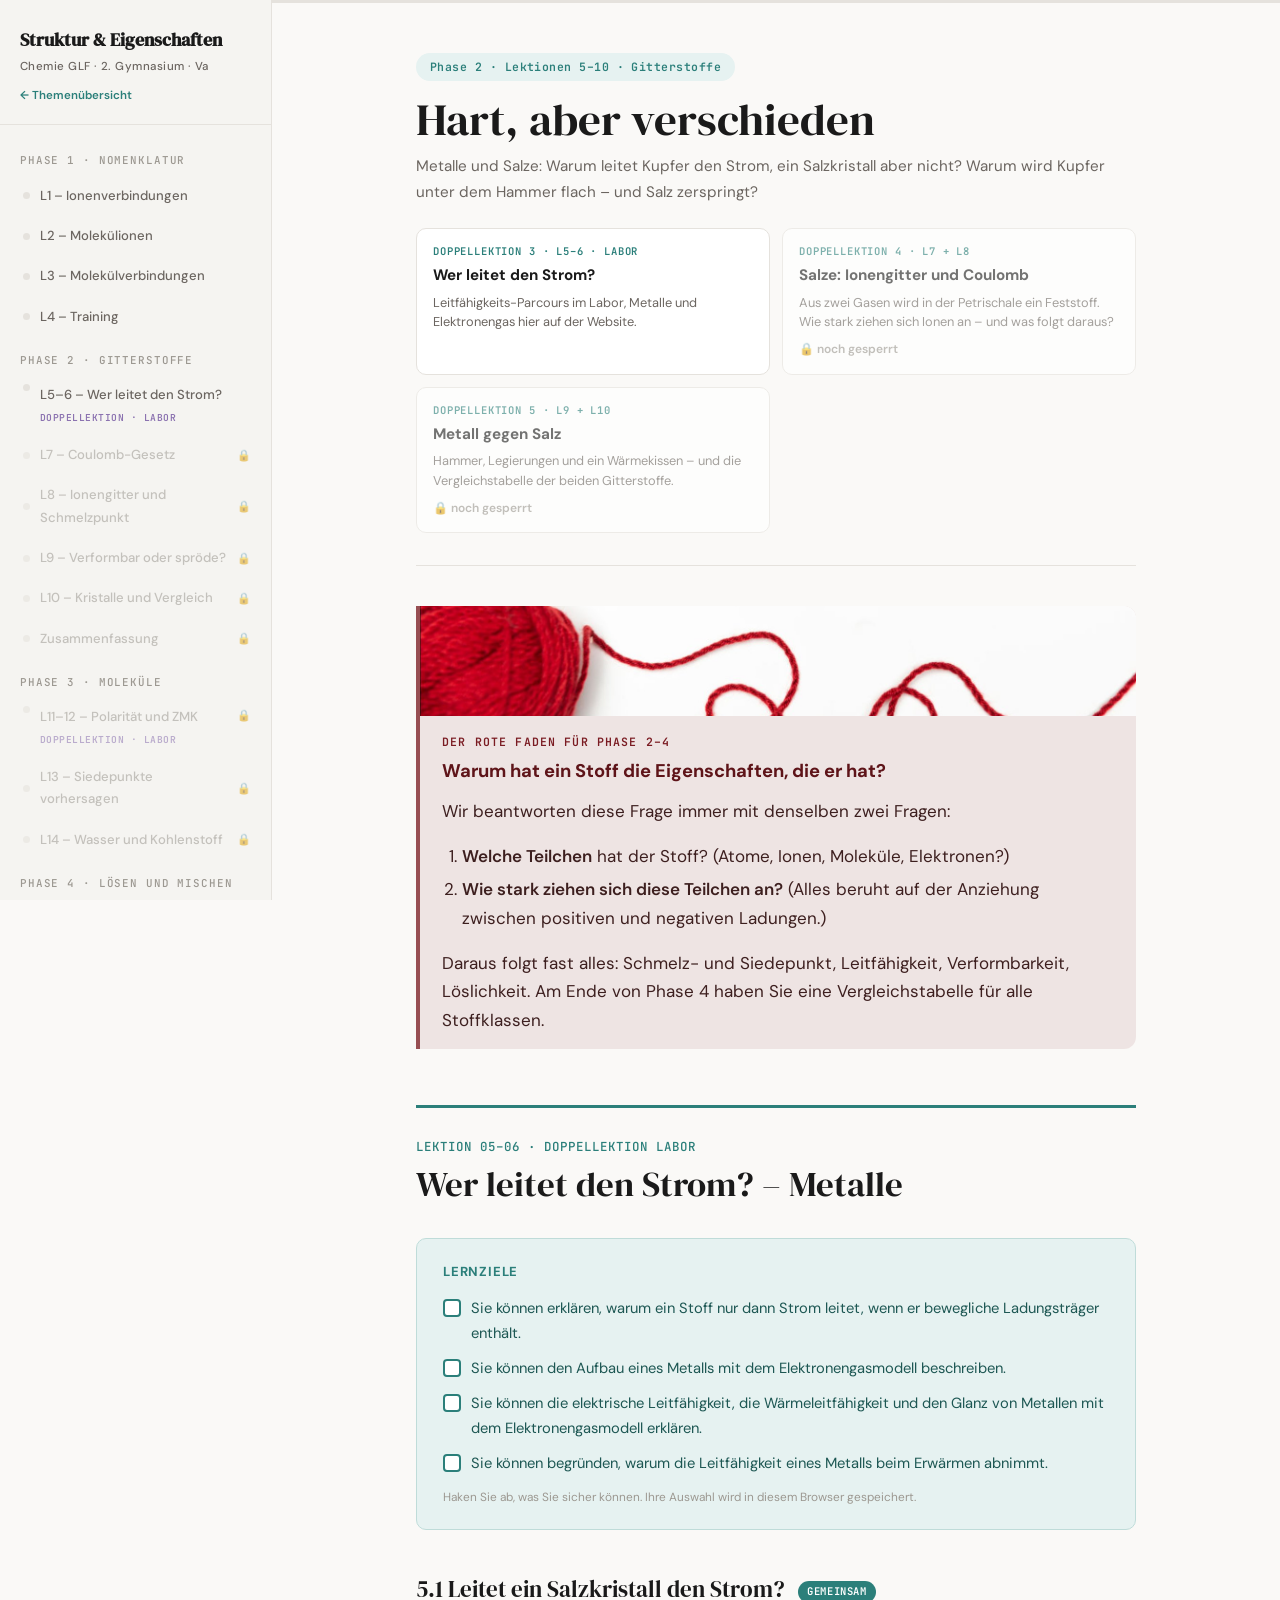
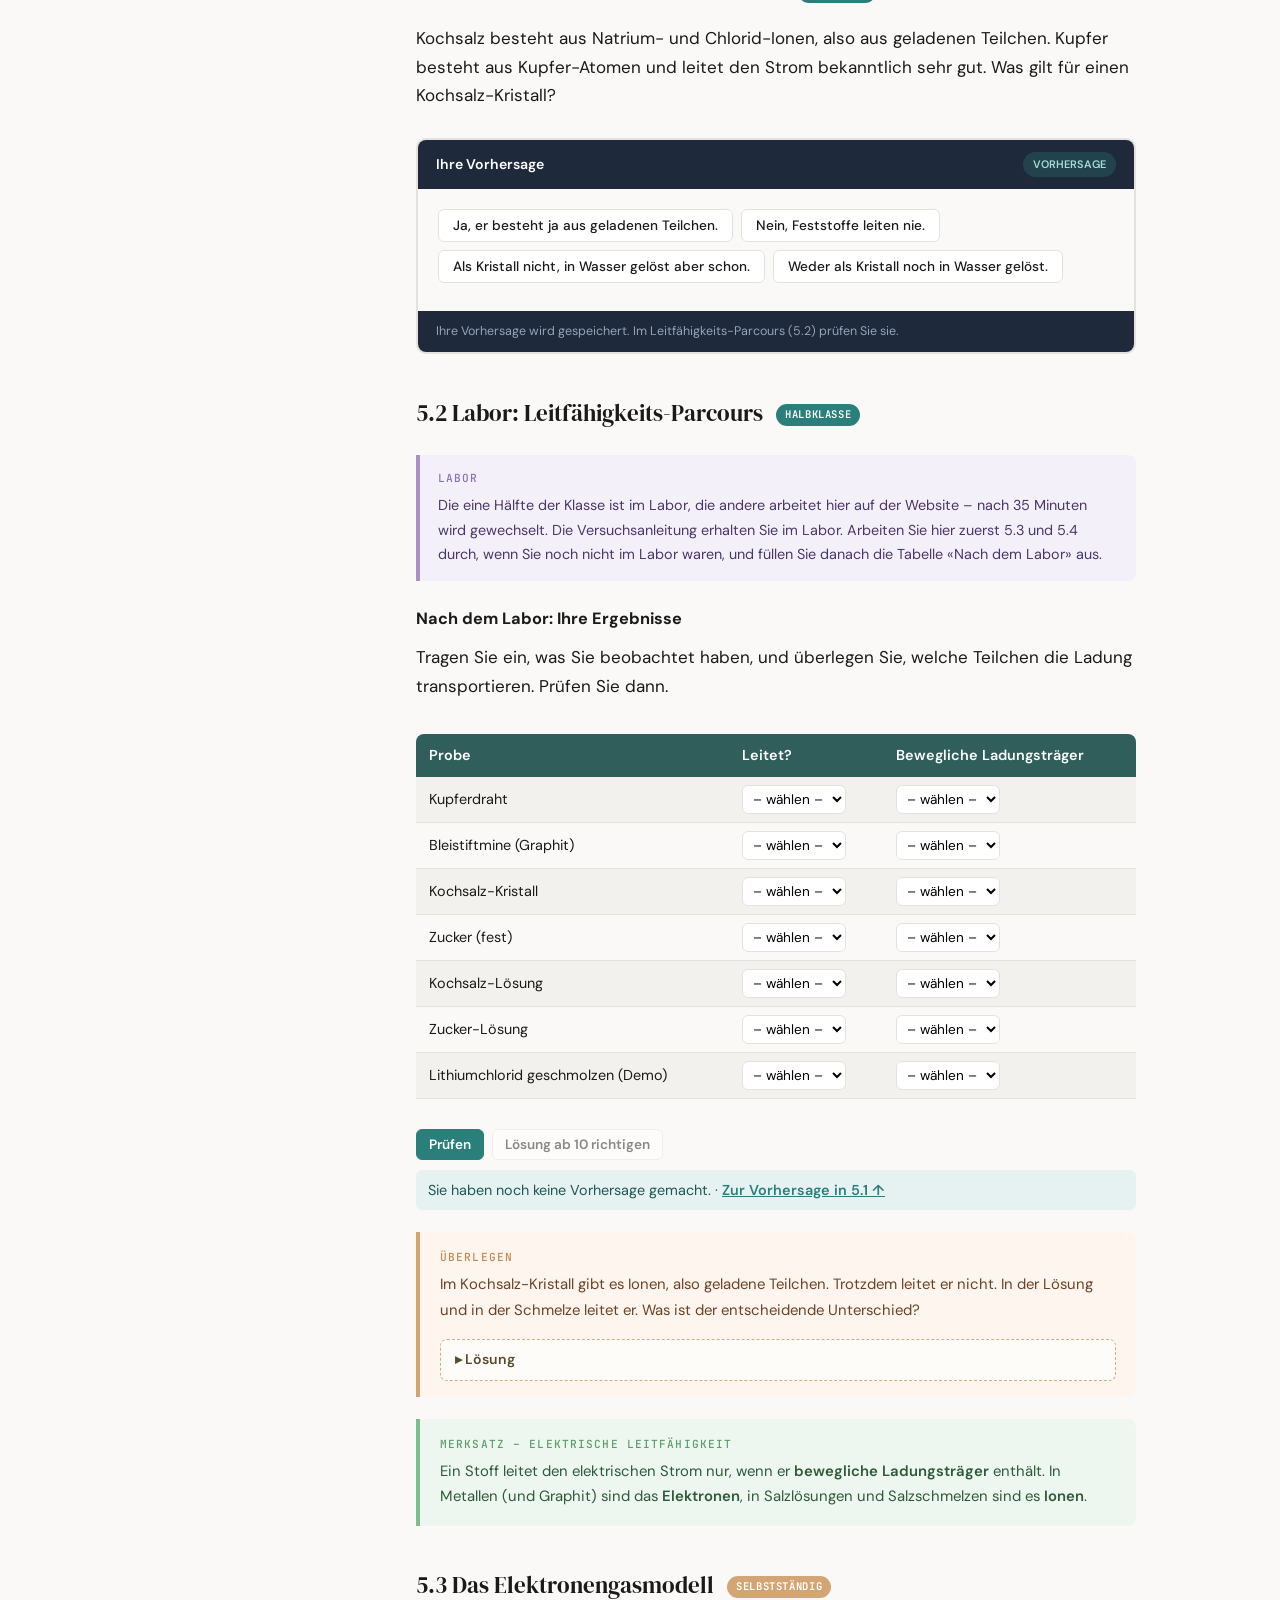
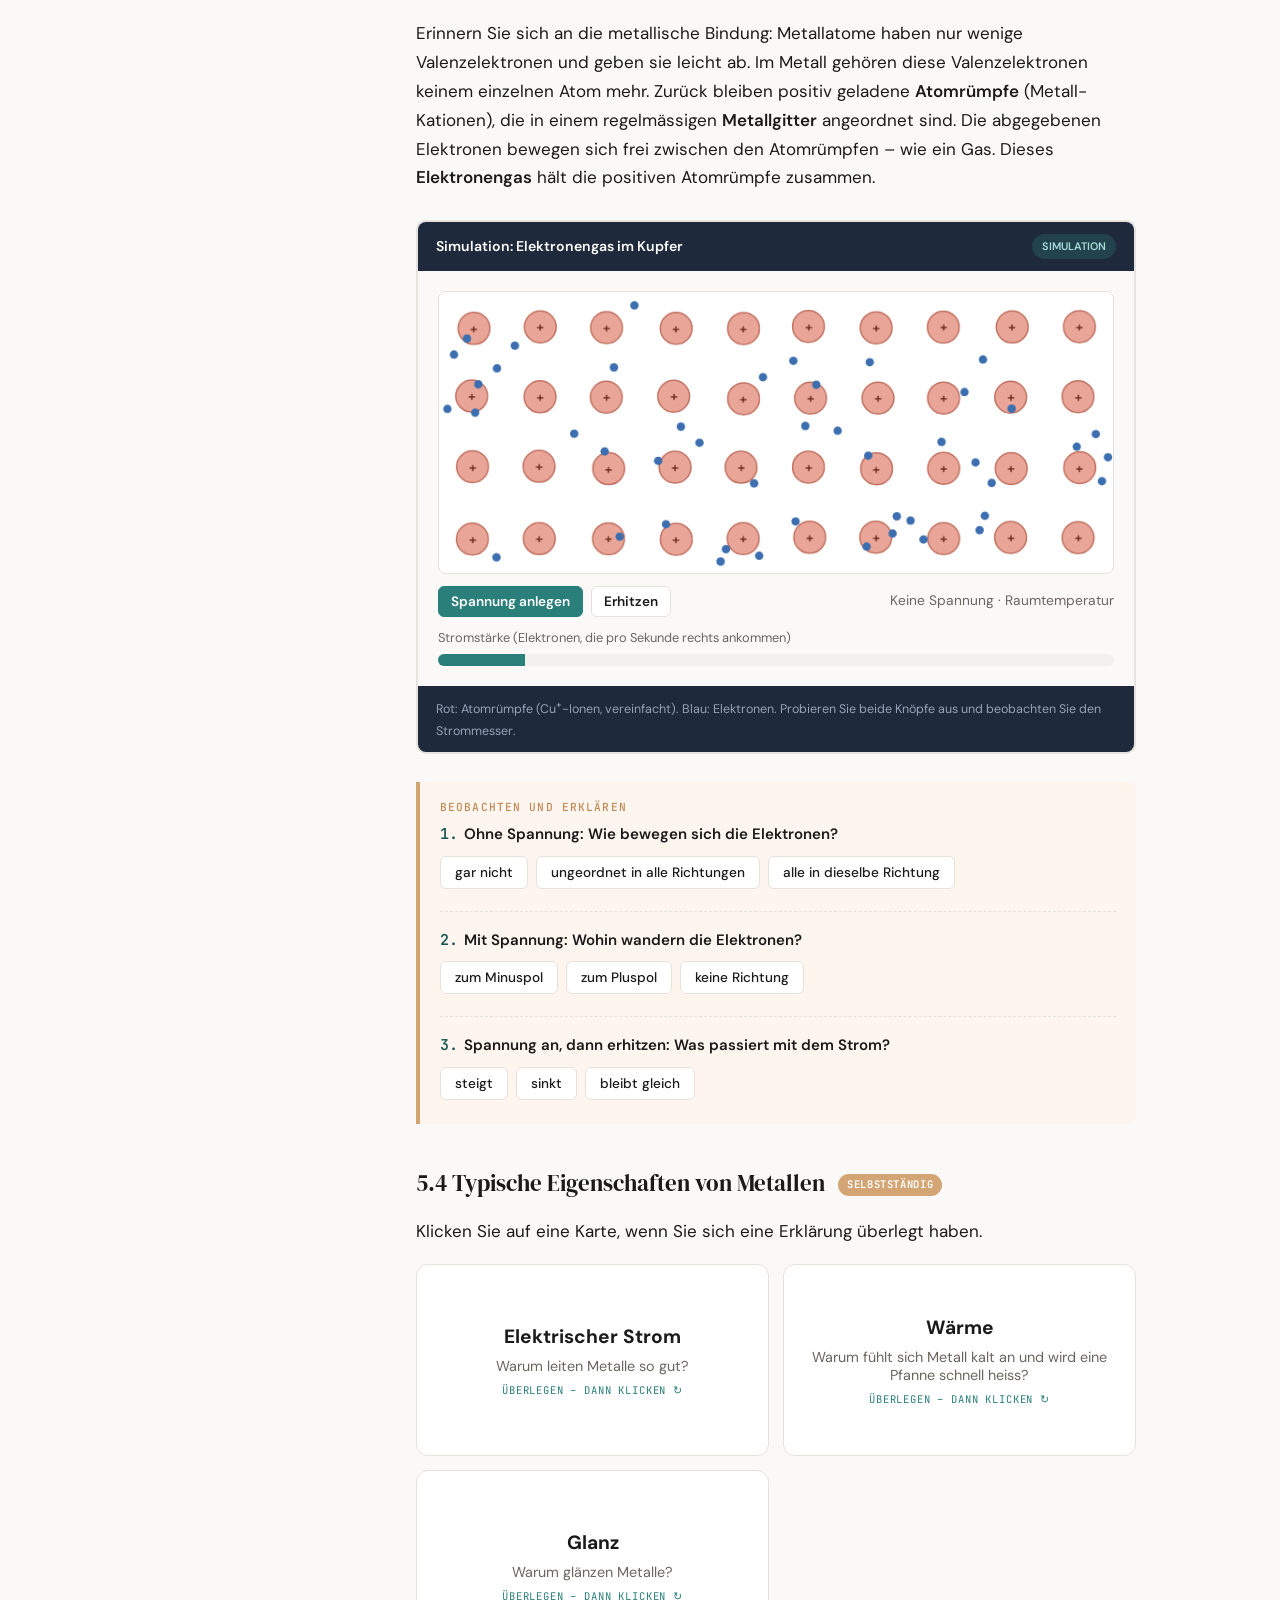
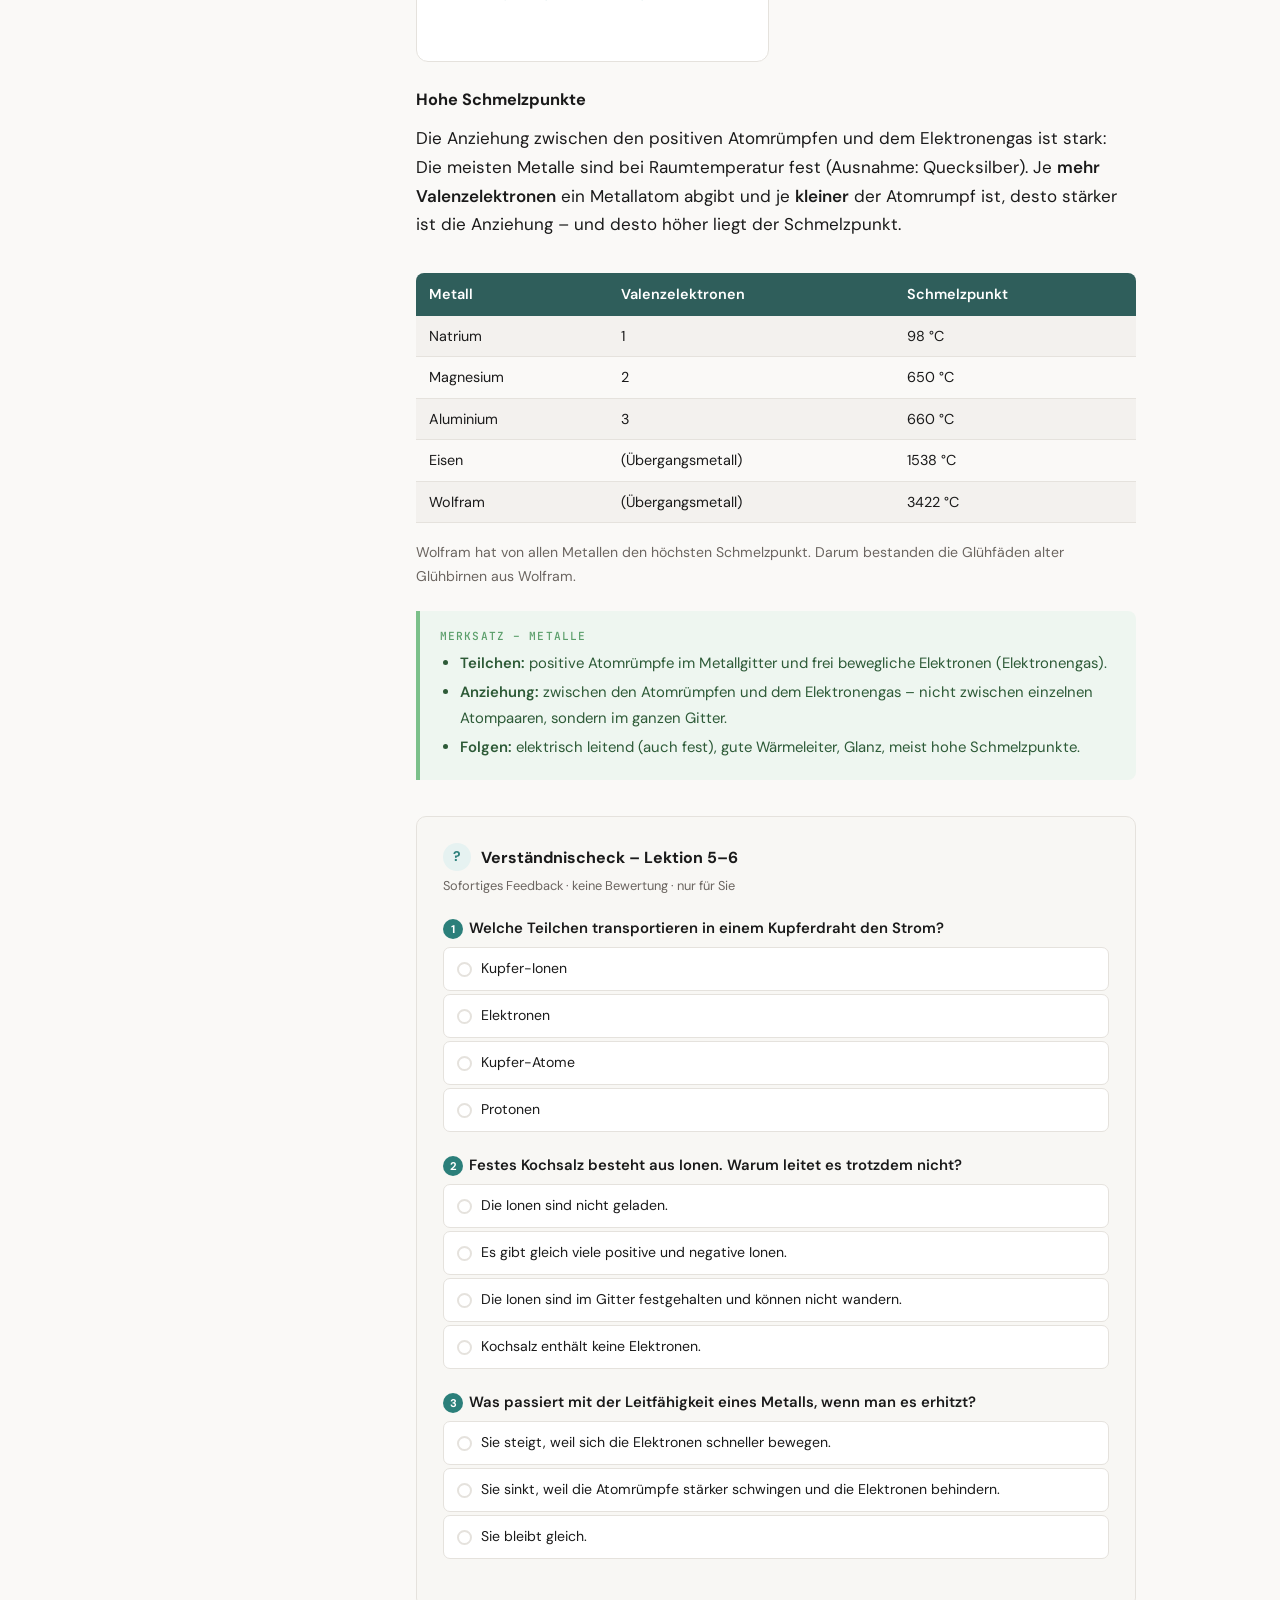
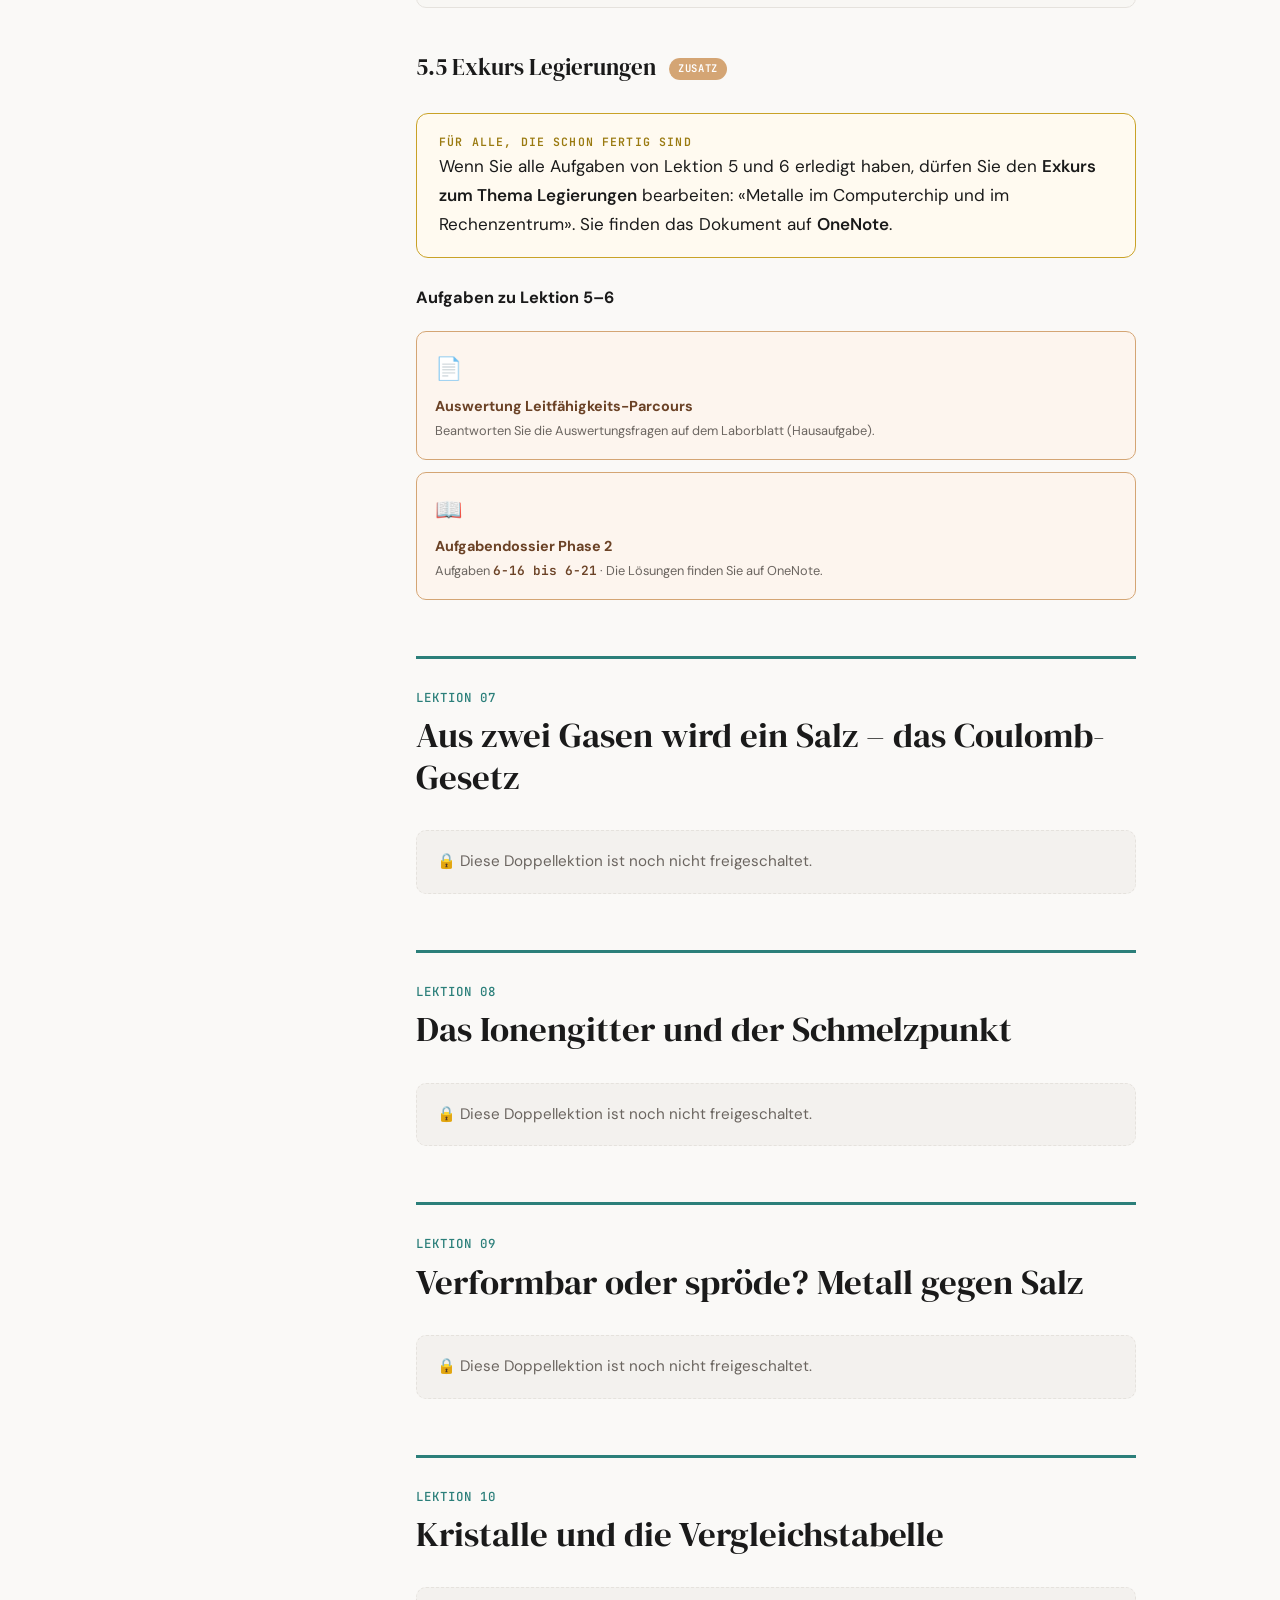
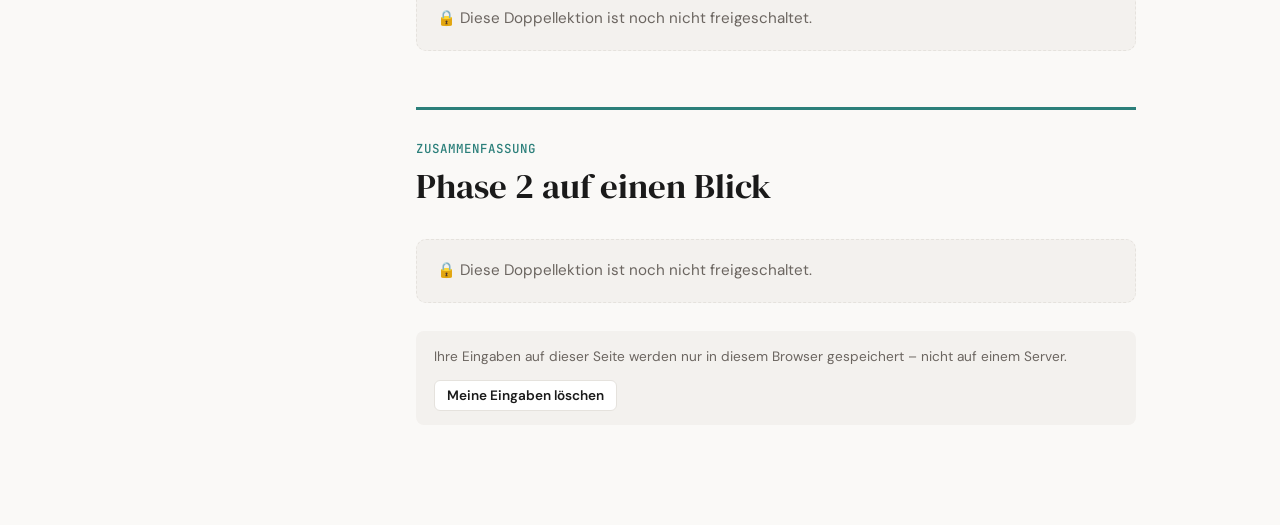
<file: struktur-phase2.html>
<!DOCTYPE html>
<html lang="de">
<head>
<meta charset="UTF-8">
<meta name="viewport" content="width=device-width, initial-scale=1.0">
<title>Struktur & Eigenschaften – Phase 2</title>
<link rel="preconnect" href="https://fonts.googleapis.com">
<link href="https://fonts.googleapis.com/css2?family=DM+Sans:ital,wght@0,400;0,500;0,600;0,700&family=DM+Serif+Display&family=JetBrains+Mono:wght@400;500&display=swap" rel="stylesheet">
<link rel="stylesheet" href="struktur.css?v=20261120c">
</head>
<body>
<div class="layout">

<nav class="sidebar">
  <div class="sidebar-brand"><a href="index.html" style="text-decoration:none; color:inherit;">Struktur &amp; Eigenschaften</a><small>Chemie GLF · 2. Gymnasium · Va</small><a href="index.html" style="display:inline-flex; align-items:center; gap:4px; font-family:var(--sans); font-size:0.72rem; font-weight:600; color:var(--accent); text-decoration:none; margin-top:8px;">&larr; Themenübersicht</a></div>
  <div class="sidebar-phase">Phase 1 · Nomenklatur</div>
  <a href="struktur.html#L1" class="nav-item"><span class="nav-dot"></span><span>L1 – Ionenverbindungen</span></a>
  <a href="struktur.html#L2" class="nav-item"><span class="nav-dot"></span><span>L2 – Molekülionen</span></a>
  <a href="struktur.html#L3" class="nav-item"><span class="nav-dot"></span><span>L3 – Molekülverbindungen</span></a>
  <a href="struktur.html#L4" class="nav-item"><span class="nav-dot"></span><span>L4 – Training</span></a>
  <div class="sidebar-phase">Phase 2 · Gitterstoffe</div>
  <a href="#L5" class="nav-item nav-lab" data-dl="DL3"><span class="nav-dot"></span><span>L5–6 – Wer leitet den Strom?<span class="nav-dl">Doppellektion · Labor</span></span></a>
  <a href="#L7" class="nav-item" data-dl="DL4"><span class="nav-dot"></span><span>L7 – Coulomb-Gesetz</span></a>
  <a href="#L8" class="nav-item" data-dl="DL4"><span class="nav-dot"></span><span>L8 – Ionengitter und Schmelzpunkt</span></a>
  <a href="#L9" class="nav-item" data-dl="DL5"><span class="nav-dot"></span><span>L9 – Verformbar oder spröde?</span></a>
  <a href="#L10" class="nav-item" data-dl="DL5"><span class="nav-dot"></span><span>L10 – Kristalle und Vergleich</span></a>
  <a href="#zusammenfassung" class="nav-item" data-dl="DL5"><span class="nav-dot"></span>Zusammenfassung</a>
  <div class="sidebar-phase">Phase 3 · Moleküle</div>
  <a href="struktur-phase3.html#L11" class="nav-item nav-lab" data-dl="DL6"><span class="nav-dot"></span><span>L11–12 – Polarität und ZMK<span class="nav-dl">Doppellektion · Labor</span></span></a>
  <a href="struktur-phase3.html#L13" class="nav-item" data-dl="DL7"><span class="nav-dot"></span><span>L13 – Siedepunkte vorhersagen</span></a>
  <a href="struktur-phase3.html#L14" class="nav-item" data-dl="DL7"><span class="nav-dot"></span><span>L14 – Wasser und Kohlenstoff</span></a>
  <div class="sidebar-phase">Phase 4 · Lösen und Mischen</div>
  <a href="struktur-phase4.html#L15" class="nav-item nav-lab" data-dl="DL8"><span class="nav-dot"></span><span>L15–16 – Salze und Moleküle lösen<span class="nav-dl">Doppellektion · Labor</span></span></a>
  <a href="struktur-phase4.html#L17" class="nav-item" data-dl="DL9"><span class="nav-dot"></span><span>L17 – Aussalzen und Alkohole</span></a>
  <a href="struktur-phase4.html#L18" class="nav-item" data-dl="DL9"><span class="nav-dot"></span><span>L18 – Vitamine und Gesamtüberblick</span></a>
</nav>

<div class="main-wrap">
<div class="progress-bar"><div class="progress-fill" id="progressFill"></div></div>
<main class="content">
<div class="hero-inline">
  <div class="phase-badge">Phase 2 · Lektionen 5–10 · Gitterstoffe</div>
  <h1>Hart, aber verschieden</h1>
  <p class="subtitle">Metalle und Salze: Warum leitet Kupfer den Strom, ein Salzkristall aber nicht? Warum wird Kupfer unter dem Hammer flach – und Salz zerspringt?</p>
  <div class="dl-plan">
    <div class="dl-card" data-dl="DL3">
      <div class="dl-tag">Doppellektion 3 · L5–6 · Labor</div>
      <div class="dl-title">Wer leitet den Strom?</div>
      <div class="dl-desc">Leitfähigkeits-Parcours im Labor, Metalle und Elektronengas hier auf der Website.</div>
    </div>
    <div class="dl-card" data-dl="DL4">
      <div class="dl-tag">Doppellektion 4 · L7 + L8</div>
      <div class="dl-title">Salze: Ionengitter und Coulomb</div>
      <div class="dl-desc">Aus zwei Gasen wird in der Petrischale ein Feststoff. Wie stark ziehen sich Ionen an – und was folgt daraus?</div>
    </div>
    <div class="dl-card" data-dl="DL5">
      <div class="dl-tag">Doppellektion 5 · L9 + L10</div>
      <div class="dl-title">Metall gegen Salz</div>
      <div class="dl-desc">Hammer, Legierungen und ein Wärmekissen – und die Vergleichstabelle der beiden Gitterstoffe.</div>
    </div>
  </div>
</div>

<div class="roter-faden"><img class="rf-banner" src="roter-faden.jpg" width="1501" height="430" alt="Roter Wollknäuel mit Faden"><div class="rf-label">Der rote Faden für Phase 2–4</div>
  
  <h4>Warum hat ein Stoff die Eigenschaften, die er hat?</h4>
  <p>Wir beantworten diese Frage immer mit denselben zwei Fragen:</p>
  <ol>
    <li><strong>Welche Teilchen</strong> hat der Stoff? (Atome, Ionen, Moleküle, Elektronen?)</li>
    <li><strong>Wie stark ziehen sich diese Teilchen an?</strong> (Alles beruht auf der Anziehung zwischen positiven und negativen Ladungen.)</li>
  </ol>
  <p style="margin-bottom:0;">Daraus folgt fast alles: Schmelz- und Siedepunkt, Leitfähigkeit, Verformbarkeit, Löslichkeit. Am Ende von Phase 4 haben Sie eine Vergleichstabelle für alle Stoffklassen.</p>
</div>

<!-- ============================================================ -->
<!--                        LEKTION 5                             -->
<!-- ============================================================ -->
<section id="L5" data-dl="DL3">
  <div class="lesson-header">
    <div class="lesson-number">Lektion 05–06 · Doppellektion Labor</div>
    <h2>Wer leitet den Strom? – Metalle</h2>
  </div>

  <div class="lernziele"><h3>Lernziele</h3><ul>
    <li>Sie können erklären, warum ein Stoff nur dann Strom leitet, wenn er bewegliche Ladungsträger enthält.</li>
    <li>Sie können den Aufbau eines Metalls mit dem Elektronengasmodell beschreiben.</li>
    <li>Sie können die elektrische Leitfähigkeit, die Wärmeleitfähigkeit und den Glanz von Metallen mit dem Elektronengasmodell erklären.</li>
    <li>Sie können begründen, warum die Leitfähigkeit eines Metalls beim Erwärmen abnimmt.</li>
  </ul></div>

  <h3>5.1 Leitet ein Salzkristall den Strom? <span class="tag-gemeinsam">gemeinsam</span></h3>
  <p>Kochsalz besteht aus Natrium- und Chlorid-Ionen, also aus geladenen Teilchen. Kupfer besteht aus Kupfer-Atomen und leitet den Strom bekanntlich sehr gut. Was gilt für einen Kochsalz-Kristall?</p>
  <div class="widget">
    <div class="widget-header"><span class="widget-title">Ihre Vorhersage</span><span class="widget-badge">VORHERSAGE</span></div>
    <div class="widget-body">
      <div class="predict" data-key="salz-leitet">
        <div class="tool-options">
          <button class="tool-btn" data-v="a">Ja, er besteht ja aus geladenen Teilchen.</button>
          <button class="tool-btn" data-v="b">Nein, Feststoffe leiten nie.</button>
          <button class="tool-btn" data-v="c">Als Kristall nicht, in Wasser gelöst aber schon.</button>
          <button class="tool-btn" data-v="d">Weder als Kristall noch in Wasser gelöst.</button>
        </div>
      </div>
    </div>
    <div class="widget-caption">Ihre Vorhersage wird gespeichert. Im Leitfähigkeits-Parcours (5.2) prüfen Sie sie.</div>
  </div>

  <h3>5.2 Labor: Leitfähigkeits-Parcours <span class="tag-gemeinsam">Halbklasse</span></h3>
  <div class="lab-box"><div class="experiment-label">Labor</div>
    <p>Die eine Hälfte der Klasse ist im Labor, die andere arbeitet hier auf der Website – nach 35 Minuten wird gewechselt. Die Versuchsanleitung erhalten Sie im Labor. Arbeiten Sie hier zuerst 5.3 und 5.4 durch, wenn Sie noch nicht im Labor waren, und füllen Sie danach die Tabelle «Nach dem Labor» aus.</p>
  </div>

  <h4>Nach dem Labor: Ihre Ergebnisse</h4>
  <p>Tragen Sie ein, was Sie beobachtet haben, und überlegen Sie, welche Teilchen die Ladung transportieren. Prüfen Sie dann.</p>
  <div class="check-table" data-key="parcours">
    <div class="table-scroll"><table class="data-table">
      <tr><th>Probe</th><th>Leitet?</th><th>Bewegliche Ladungsträger</th></tr>
      <tr><td>Kupferdraht</td><td><select data-answer="ja"><option value="ja">ja</option><option value="nein">nein</option></select></td><td><select data-answer="e"><option value="e">Elektronen</option><option value="i">Ionen</option><option value="k">keine</option></select></td></tr>
      <tr><td>Bleistiftmine (Graphit)</td><td><select data-answer="ja"><option value="ja">ja</option><option value="nein">nein</option></select></td><td><select data-answer="e"><option value="e">Elektronen</option><option value="i">Ionen</option><option value="k">keine</option></select></td></tr>
      <tr><td>Kochsalz-Kristall</td><td><select data-answer="nein"><option value="ja">ja</option><option value="nein">nein</option></select></td><td><select data-answer="k"><option value="e">Elektronen</option><option value="i">Ionen</option><option value="k">keine</option></select></td></tr>
      <tr><td>Zucker (fest)</td><td><select data-answer="nein"><option value="ja">ja</option><option value="nein">nein</option></select></td><td><select data-answer="k"><option value="e">Elektronen</option><option value="i">Ionen</option><option value="k">keine</option></select></td></tr>
      <tr><td>Kochsalz-Lösung</td><td><select data-answer="ja"><option value="ja">ja</option><option value="nein">nein</option></select></td><td><select data-answer="i"><option value="e">Elektronen</option><option value="i">Ionen</option><option value="k">keine</option></select></td></tr>
      <tr><td>Zucker-Lösung</td><td><select data-answer="nein"><option value="ja">ja</option><option value="nein">nein</option></select></td><td><select data-answer="k"><option value="e">Elektronen</option><option value="i">Ionen</option><option value="k">keine</option></select></td></tr>
      <tr><td>Lithiumchlorid geschmolzen (Demo)</td><td><select data-answer="ja"><option value="ja">ja</option><option value="nein">nein</option></select></td><td><select data-answer="i"><option value="e">Elektronen</option><option value="i">Ionen</option><option value="k">keine</option></select></td></tr>
    </table></div>
    <div class="sim-controls"><button class="btn primary ct-check">Prüfen</button><button class="btn ct-solve" disabled>Lösung ab 10 richtigen</button><span class="ct-msg"></span></div>
  </div>
  <div class="predict-echo" data-key="salz-leitet"></div>
  <div class="aufgabe"><div class="aufgabe-label">Überlegen</div>
    <p>Im Kochsalz-Kristall gibt es Ionen, also geladene Teilchen. Trotzdem leitet er nicht. In der Lösung und in der Schmelze leitet er. Was ist der entscheidende Unterschied?</p>
    <details class="loesung"><summary>Lösung</summary><div class="inner">
      <p style="margin-bottom:0;">Im Kristall sitzen die Ionen fest an ihren Plätzen. Geladene Teilchen allein genügen nicht – sie müssen sich <strong>bewegen</strong> können. In der Lösung und in der Schmelze sind die Ionen beweglich.</p>
    </div></details>
  </div>
  <div class="merksatz"><div class="merksatz-label">Merksatz – Elektrische Leitfähigkeit</div>
    <p style="margin-bottom:0;">Ein Stoff leitet den elektrischen Strom nur, wenn er <strong>bewegliche Ladungsträger</strong> enthält. In Metallen (und Graphit) sind das <strong>Elektronen</strong>, in Salzlösungen und Salzschmelzen sind es <strong>Ionen</strong>.</p>
  </div>

  <h3>5.3 Das Elektronengasmodell <span class="tag-selbst">selbstständig</span></h3>
  <p>Erinnern Sie sich an die metallische Bindung: Metallatome haben nur wenige Valenzelektronen und geben sie leicht ab. Im Metall gehören diese Valenzelektronen keinem einzelnen Atom mehr. Zurück bleiben positiv geladene <strong>Atomrümpfe</strong> (Metall-Kationen), die in einem regelmässigen <strong>Metallgitter</strong> angeordnet sind. Die abgegebenen Elektronen bewegen sich frei zwischen den Atomrümpfen – wie ein Gas. Dieses <strong>Elektronengas</strong> hält die positiven Atomrümpfe zusammen.</p>

  <div class="widget">
    <div class="widget-header"><span class="widget-title">Simulation: Elektronengas im Kupfer</span><span class="widget-badge">SIMULATION</span></div>
    <div class="widget-body">
      <canvas id="egas" class="sim-canvas" width="720" height="300"></canvas>
      <div class="sim-controls">
        <button class="btn primary" id="egasVolt">Spannung anlegen</button>
        <button class="btn" id="egasHeat">Erhitzen</button>
        <span class="sim-readout" id="egasRead">Keine Spannung · Raumtemperatur</span>
      </div>
      <div style="font-size:0.8rem; color:var(--text-muted); margin-top:10px;">Stromstärke (Elektronen, die pro Sekunde rechts ankommen)</div>
      <div class="meter"><div id="egasMeter"></div></div>
    </div>
    <div class="widget-caption">Rot: Atomrümpfe (Cu<sup>+</sup>-Ionen, vereinfacht). Blau: Elektronen. Probieren Sie beide Knöpfe aus und beobachten Sie den Strommesser.</div>
  </div>

  <div class="aufgabe"><div class="aufgabe-label">Beobachten und erklären</div>
    <div id="egasFragen"></div>
  </div>

  <h3>5.4 Typische Eigenschaften von Metallen <span class="tag-selbst">selbstständig</span></h3>
  <p>Klicken Sie auf eine Karte, wenn Sie sich eine Erklärung überlegt haben.</p>
  <div class="stoff-reveal">
    <button class="sr-card" type="button" data-key="m-strom"><span class="sr-front"><span class="sr-formel" style="font-size:1.2rem;">Elektrischer Strom</span><span class="sr-frage">Warum leiten Metalle so gut?</span><span class="sr-tipp">Überlegen – dann klicken ↻</span></span><span class="sr-back"><span class="sr-name">Bewegliche Elektronen</span><span class="sr-text">Legt man eine Spannung an, wandern die frei beweglichen Elektronen zum Pluspol. Das ist der Strom.</span></span></button>
    <button class="sr-card" type="button" data-key="m-waerme"><span class="sr-front"><span class="sr-formel" style="font-size:1.2rem;">Wärme</span><span class="sr-frage">Warum fühlt sich Metall kalt an und wird eine Pfanne schnell heiss?</span><span class="sr-tipp">Überlegen – dann klicken ↻</span></span><span class="sr-back"><span class="sr-name">Gute Wärmeleiter</span><span class="sr-text">Die beweglichen Elektronen geben Bewegungsenergie schnell weiter. Metall leitet die Wärme rasch von Ihrer Hand weg – darum fühlt es sich kalt an.</span></span></button>
    <button class="sr-card" type="button" data-key="m-glanz"><span class="sr-front"><span class="sr-formel" style="font-size:1.2rem;">Glanz</span><span class="sr-frage">Warum glänzen Metalle?</span><span class="sr-tipp">Überlegen – dann klicken ↻</span></span><span class="sr-back"><span class="sr-name">Licht wird zurückgeworfen</span><span class="sr-text">Die beweglichen Elektronen nehmen Licht fast aller Farben auf und geben es sofort wieder ab. Die Oberfläche spiegelt.</span></span></button>
  </div>

  <h4>Hohe Schmelzpunkte</h4>
  <p>Die Anziehung zwischen den positiven Atomrümpfen und dem Elektronengas ist stark: Die meisten Metalle sind bei Raumtemperatur fest (Ausnahme: Quecksilber). Je <strong>mehr Valenzelektronen</strong> ein Metallatom abgibt und je <strong>kleiner</strong> der Atomrumpf ist, desto stärker ist die Anziehung – und desto höher liegt der Schmelzpunkt.</p>
  <div class="table-scroll"><table class="data-table">
    <tr><th>Metall</th><th>Valenzelektronen</th><th>Schmelzpunkt</th></tr>
    <tr><td>Natrium</td><td>1</td><td>98 °C</td></tr>
    <tr><td>Magnesium</td><td>2</td><td>650 °C</td></tr>
    <tr><td>Aluminium</td><td>3</td><td>660 °C</td></tr>
    <tr><td>Eisen</td><td>(Übergangsmetall)</td><td>1538 °C</td></tr>
    <tr><td>Wolfram</td><td>(Übergangsmetall)</td><td>3422 °C</td></tr>
  </table></div>
  <p style="font-size:0.88rem; color:var(--text-muted);">Wolfram hat von allen Metallen den höchsten Schmelzpunkt. Darum bestanden die Glühfäden alter Glühbirnen aus Wolfram.</p>

  <div class="merksatz"><div class="merksatz-label">Merksatz – Metalle</div>
    <ul>
      <li><strong>Teilchen:</strong> positive Atomrümpfe im Metallgitter und frei bewegliche Elektronen (Elektronengas).</li>
      <li><strong>Anziehung:</strong> zwischen den Atomrümpfen und dem Elektronengas – nicht zwischen einzelnen Atompaaren, sondern im ganzen Gitter.</li>
      <li><strong>Folgen:</strong> elektrisch leitend (auch fest), gute Wärmeleiter, Glanz, meist hohe Schmelzpunkte.</li>
    </ul>
  </div>

  <div class="quiz-section">
    <div class="quiz-header"><div class="quiz-icon">?</div><div class="quiz-title">Verständnischeck – Lektion 5–6</div></div>
    <div class="quiz-sub">Sofortiges Feedback · keine Bewertung · nur für Sie</div>
    <div class="question">
      <div class="q-text"><span class="q-num">1</span>Welche Teilchen transportieren in einem Kupferdraht den Strom?</div>
      <div class="option" data-correct="false"><span class="radio"></span>Kupfer-Ionen</div>
      <div class="option" data-correct="true"><span class="radio"></span>Elektronen</div>
      <div class="option" data-correct="false"><span class="radio"></span>Kupfer-Atome</div>
      <div class="option" data-correct="false"><span class="radio"></span>Protonen</div>
      <div class="feedback correct">Richtig! Die Atomrümpfe bleiben an ihren Plätzen, nur die Elektronen des Elektronengases wandern.</div>
      <div class="feedback wrong">Nicht ganz. Die Atomrümpfe sitzen fest im Gitter. Beweglich sind nur die Elektronen.</div>
    </div>
    <div class="question">
      <div class="q-text"><span class="q-num">2</span>Festes Kochsalz besteht aus Ionen. Warum leitet es trotzdem nicht?</div>
      <div class="option" data-correct="false"><span class="radio"></span>Die Ionen sind nicht geladen.</div>
      <div class="option" data-correct="false"><span class="radio"></span>Es gibt gleich viele positive und negative Ionen.</div>
      <div class="option" data-correct="true"><span class="radio"></span>Die Ionen sind im Gitter festgehalten und können nicht wandern.</div>
      <div class="option" data-correct="false"><span class="radio"></span>Kochsalz enthält keine Elektronen.</div>
      <div class="feedback correct">Genau. Erst in der Schmelze oder in der Lösung werden die Ionen beweglich.</div>
      <div class="feedback wrong">Nicht ganz. Geladene Teilchen sind vorhanden – aber sie müssen sich auch bewegen können.</div>
    </div>
    <div class="question">
      <div class="q-text"><span class="q-num">3</span>Was passiert mit der Leitfähigkeit eines Metalls, wenn man es erhitzt?</div>
      <div class="option" data-correct="false"><span class="radio"></span>Sie steigt, weil sich die Elektronen schneller bewegen.</div>
      <div class="option" data-correct="true"><span class="radio"></span>Sie sinkt, weil die Atomrümpfe stärker schwingen und die Elektronen behindern.</div>
      <div class="option" data-correct="false"><span class="radio"></span>Sie bleibt gleich.</div>
      <div class="feedback correct">Richtig! Die stärker schwingenden Atomrümpfe stehen den Elektronen öfter im Weg – der Widerstand steigt.</div>
      <div class="feedback wrong">Nicht ganz. Probieren Sie in der Simulation den Knopf «Erhitzen» aus und beobachten Sie den Strommesser.</div>
    </div>
  </div>

  <h3>5.5 Exkurs Legierungen <span class="tag-selbst">Zusatz</span></h3>
  <div class="exkurs"><div class="exkurs-label">Für alle, die schon fertig sind</div>
    <p style="margin-bottom:0;">Wenn Sie alle Aufgaben von Lektion 5 und 6 erledigt haben, dürfen Sie den <strong>Exkurs zum Thema Legierungen</strong> bearbeiten: «Metalle im Computerchip und im Rechenzentrum». Sie finden das Dokument auf <strong>OneNote</strong>.</p>
  </div>

  <h4>Aufgaben zu Lektion 5–6</h4>
  <div class="task-links">
    <div class="task-card print">
      <div class="task-card-icon">&#128196;</div>
      <div class="task-card-title">Auswertung Leitfähigkeits-Parcours</div>
      <div class="task-card-desc">Beantworten Sie die Auswertungsfragen auf dem Laborblatt (Hausaufgabe).</div>
    </div>
    <div class="task-card print">
      <div class="task-card-icon">&#128214;</div>
      <div class="task-card-title">Aufgabendossier Phase 2</div>
      <div class="task-card-desc">Aufgaben <span class="nrs">6-16 bis 6-21</span> · Die Lösungen finden Sie auf OneNote.</div>
    </div>
  </div>
</section>

<!-- ============================================================ -->
<!--                        LEKTION 6                             -->
<!-- ============================================================ -->
<section id="L7" data-dl="DL4">
  <div class="lesson-header">
    <div class="lesson-number">Lektion 07</div>
    <h2>Aus zwei Gasen wird ein Salz – das Coulomb-Gesetz</h2>
  </div>
  <div class="lernziele"><h3>Lernziele</h3><ul>
    <li>Sie können erklären, warum aus den Gasen HCl und NH<sub>3</sub> ein fester Stoff entsteht.</li>
    <li>Sie können mit dem Coulomb-Gesetz begründen, wie die Anziehung zwischen Ionen von Ladung und Abstand abhängt.</li>
  </ul></div>

  <h3>7.1 Aus zwei Gasen wird ein Feststoff <span class="tag-gemeinsam">gemeinsam</span></h3>
  <p>In einer geschlossenen Petrischale liegt unten ein Tropfen Ammoniaklösung, am Deckel hängt ein Kreis aus kleinen Tröpfchen Salzsäure. Aus beiden Lösungen entweichen Gase: Ammoniak <span class="f">NH<sub>3</sub></span> (Siedepunkt −33 °C) und Chlorwasserstoff <span class="f">HCl</span> (Siedepunkt −85 °C). Beide bestehen aus kleinen Molekülen. Die Versuchsanleitung erhalten Sie im Unterricht.</p>
  <div class="discovery"><div class="discovery-label">Beobachten · Erklären · Besprechen</div>
    <ol>
      <li>Woraus besteht der weisse «Rauch» und der Belag auf dem Boden? Formulieren Sie die Reaktionsgleichung mit Aggregatzuständen.</li>
      <li>Die Ausgangsstoffe sind Gase, das Produkt ist bei Raumtemperatur fest und zersetzt sich erst bei rund 340 °C. Erklären Sie den Unterschied mit den Teilchen und ihren Anziehungskräften.</li>
      <li>Wie könnten Sie mit einem Versuch aus dem Leitfähigkeits-Parcours zeigen, dass das Produkt aus Ionen besteht?</li>
    </ol>
    <div class="notiz-box" data-key="rauchsaeulen-notizen" data-label="Ihre Notizen aus der Besprechung"></div>
  </div>

  <h3>7.2 Das Coulomb-Gesetz <span class="tag-selbst">selbstständig</span></h3>
  <p>Wie stark sich zwei geladene Teilchen anziehen, beschreibt das <strong>Coulomb-Gesetz</strong>:</p>
  <div style="text-align:center; font-size:1.25rem; margin:18px 0; font-family:var(--serif);">F = k · <span style="display:inline-block; vertical-align:middle; text-align:center;"><span style="display:block; border-bottom:1.5px solid currentColor; padding:0 6px;">Q<sub>1</sub> · Q<sub>2</sub></span><span style="display:block; padding:0 6px;">r<sup>2</sup></span></span></div>
  <ul>
    <li><strong>F</strong>: Kraft zwischen den Ionen &nbsp;·&nbsp; <strong>k</strong>: eine Konstante</li>
    <li><strong>Q<sub>1</sub>, Q<sub>2</sub></strong>: Ladungen der Ionen – je grösser die Ladungen, desto stärker die Anziehung</li>
    <li><strong>r</strong>: Abstand der Ionen-Mittelpunkte (Summe der Ionenradien) – je grösser der Abstand, desto schwächer die Anziehung. Doppelter Abstand → nur noch ein Viertel der Kraft.</li>
  </ul>

  <div class="widget">
    <div class="widget-header"><span class="widget-title">Coulomb-Rechner: Wie stark ziehen sich die Ionen an?</span><span class="widget-badge">RECHNER</span></div>
    <div class="widget-body">
      <div class="cr-grid">
        <div><label for="crKat">Kation</label><select id="crKat"></select></div>
        <div><label for="crAn">Anion</label><select id="crAn"></select></div>
      </div>
      <div class="cr-out" id="crOut"></div>
      <div class="cr-bars" id="crBars"></div>
    </div>
    <div class="widget-caption">Wählen Sie ein Kation und ein Anion. Die Anziehungskraft wird mit Natriumchlorid verglichen (NaCl = 1). Ionenradien nach Shannon.</div>
  </div>

  <div class="aufgabe"><div class="aufgabe-label">Mit dem Rechner experimentieren</div>
    <div id="crFragen"></div>
  </div>

</section>

<section id="L8" data-dl="DL4">
  <div class="lesson-header">
    <div class="lesson-number">Lektion 08</div>
    <h2>Das Ionengitter und der Schmelzpunkt</h2>
  </div>
  <div class="lernziele"><h3>Lernziele</h3><ul>
    <li>Sie können den Aufbau eines Ionengitters am Beispiel von Natriumchlorid beschreiben und die Koordinationszahl bestimmen.</li>
    <li>Sie können Ionenverbindungen nach der Stärke der Ionenbindung (Gitterenergie) ordnen und damit Schmelzpunkte vergleichen.</li>
    <li>Sie können erklären, in welchen Zuständen Salze den Strom leiten.</li>
  </ul></div>

  <h3>8.1 Das Natriumchlorid-Gitter <span class="tag-selbst">selbstständig</span></h3>
  <p>In einem Salzkristall zieht jedes Ion nicht nur ein Gegen-Ion an, sondern alle Gegen-Ionen in seiner Umgebung. Die Ionen ordnen sich deshalb in einem regelmässigen, dreidimensionalen <strong>Ionengitter</strong> an: Jedes Ion ist von möglichst vielen Gegen-Ionen umgeben, gleich geladene Ionen sind möglichst weit voneinander entfernt.</p>

  <div class="widget">
    <div class="widget-header"><span class="widget-title">Natriumchlorid-Gitter (drehbar)</span><span class="widget-badge">3D-MODELL</span></div>
    <div class="widget-body">
      <canvas id="gitter" class="sim-canvas" width="600" height="420"></canvas>
      <div class="sim-controls">
        <button class="btn primary" id="gitterKZ">Nachbarn eines Ions zeigen</button>
        <button class="btn" id="gitterDreh">Automatisch drehen</button>
        <span class="sim-readout">Ziehen mit Maus oder Finger dreht das Gitter.</span>
      </div>
    </div>
    <div class="widget-caption">Grün: Chlorid-Ionen (Radius 181 pm). Violett: Natrium-Ionen (Radius 102 pm). Die Ionen sind kleiner gezeichnet, damit man ins Gitter hineinsehen kann.</div>
  </div>

  <div class="glossar"><div class="glossar-label">Begriff</div>
    <p style="margin-bottom:0;">Die <strong>Koordinationszahl (KZ)</strong> gibt an, wie viele nächste Nachbarn (Gegen-Ionen) ein Ion im Gitter hat. Zählen Sie im Modell: Welche KZ hat ein Natrium-Ion? Welche ein Chlorid-Ion?</p>
  </div>
  <div class="aufgabe"><div class="aufgabe-label">Koordinationszahl</div>
    <div id="kzFragen"></div>
  </div>

  <h3>8.2 Gitterenergie und Schmelzpunkt <span class="tag-selbst">selbstständig</span></h3>
  <p>Um ein Salz zu schmelzen, muss man die Ionen aus ihren festen Plätzen lösen. Je stärker die Ionen sich anziehen, desto mehr Energie braucht man dafür. Die Energie, die frei wird, wenn sich die Ionen zum Gitter zusammenlagern (und die man zum Zerlegen wieder aufwenden muss), heisst <strong>Gitterenergie</strong>.</p>
  <p>Ordnen Sie die fünf Salze nach <strong>steigendem Schmelzpunkt</strong>. Nutzen Sie den Coulomb-Rechner: Ladungen zuerst vergleichen, dann die Abstände.</p>
  <div class="widget">
    <div class="widget-header"><span class="widget-title">Reihenfolge: tiefster → höchster Schmelzpunkt</span><span class="widget-badge">ORDNEN</span></div>
    <div class="widget-body">
      <div class="order-task" data-key="smp-salze" data-order="kcl,nacl,naf,na2o,mgo"
        data-ok="Richtig! KCl 770 °C &lt; NaCl 801 °C &lt; NaF 993 °C &lt; Na₂O 1132 °C &lt; MgO 2852 °C. Bei MgO sind beide Ionen zweifach geladen und klein – die Anziehung ist am stärksten."
        data-no="Noch nicht. Tipp: Die Ladung hat den grössten Einfluss. Bei gleichen Ladungen entscheidet der Abstand – je kleiner die Ionen, desto stärker die Anziehung.">
        <div class="ot-pool">
          <button class="ot-item" data-v="mgo">MgO</button>
          <button class="ot-item" data-v="nacl">NaCl</button>
          <button class="ot-item" data-v="na2o">Na<sub>2</sub>O</button>
          <button class="ot-item" data-v="kcl">KCl</button>
          <button class="ot-item" data-v="naf">NaF</button>
        </div>
        <div class="ot-line"></div>
        <div class="sim-controls"><button class="btn primary ot-check">Prüfen</button><button class="btn ot-reset">Neu beginnen</button><span class="ot-msg"></span></div>
      </div>
    </div>
  </div>

  <div class="merksatz"><div class="merksatz-label">Merksatz – Salze (Ionenverbindungen)</div>
    <ul>
      <li><strong>Teilchen:</strong> Kationen und Anionen, regelmässig im Ionengitter angeordnet. Im NaCl-Gitter hat jedes Ion die Koordinationszahl 6.</li>
      <li><strong>Anziehung:</strong> zwischen entgegengesetzt geladenen Ionen in alle Richtungen (Coulomb-Gesetz). Sie ist umso stärker, je <strong>höher die Ladungen</strong> und je <strong>kleiner die Ionen</strong> sind.</li>
      <li><strong>Folgen:</strong> hohe Schmelzpunkte; fest nicht leitend, geschmolzen und gelöst leitend (bewegliche Ionen).</li>
    </ul>
  </div>

  <div class="quiz-section">
    <div class="quiz-header"><div class="quiz-icon">?</div><div class="quiz-title">Verständnischeck – Lektion 7–8</div></div>
    <div class="quiz-sub">Sofortiges Feedback · keine Bewertung · nur für Sie</div>
    <div class="question">
      <div class="q-text"><span class="q-num">1</span>Der Abstand zwischen zwei Ionen wird verdoppelt. Wie ändert sich die Anziehungskraft?</div>
      <div class="option" data-correct="false"><span class="radio"></span>Sie halbiert sich.</div>
      <div class="option" data-correct="true"><span class="radio"></span>Sie wird viermal kleiner.</div>
      <div class="option" data-correct="false"><span class="radio"></span>Sie verdoppelt sich.</div>
      <div class="option" data-correct="false"><span class="radio"></span>Sie bleibt gleich.</div>
      <div class="feedback correct">Richtig! Der Abstand steht im Quadrat im Nenner: 2² = 4.</div>
      <div class="feedback wrong">Nicht ganz. Im Coulomb-Gesetz steht r² im Nenner. Doppelter Abstand → 2² = 4-mal kleinere Kraft.</div>
    </div>
    <div class="question">
      <div class="q-text"><span class="q-num">2</span>Welches Salz hat den höchsten Schmelzpunkt?</div>
      <div class="option" data-correct="false"><span class="radio"></span>KBr</div>
      <div class="option" data-correct="false"><span class="radio"></span>NaCl</div>
      <div class="option" data-correct="true"><span class="radio"></span>CaO</div>
      <div class="option" data-correct="false"><span class="radio"></span>LiF</div>
      <div class="feedback correct">Richtig! Im Calciumoxid sind beide Ionen zweifach geladen (Ca²⁺, O²⁻) – das schlägt jeden Vorteil durch kleine Radien. CaO schmilzt bei 2613 °C.</div>
      <div class="feedback wrong">Nicht ganz. Vergleichen Sie zuerst die Ladungen: Nur in CaO sind beide Ionen zweifach geladen.</div>
    </div>
    <div class="question">
      <div class="q-text"><span class="q-num">3</span>Was beschreibt die Koordinationszahl?</div>
      <div class="option" data-correct="false"><span class="radio"></span>Die Ladung eines Ions</div>
      <div class="option" data-correct="true"><span class="radio"></span>Die Anzahl nächster Gegen-Ionen um ein Ion</div>
      <div class="option" data-correct="false"><span class="radio"></span>Die Anzahl Ionen in einer Formeleinheit</div>
      <div class="option" data-correct="false"><span class="radio"></span>Die Anzahl Elektronen, die ein Atom abgibt</div>
      <div class="feedback correct">Richtig! Im NaCl-Gitter ist jedes Ion von 6 Gegen-Ionen umgeben.</div>
      <div class="feedback wrong">Nicht ganz. Die KZ zählt die nächsten Nachbarn eines Ions im Gitter – im NaCl-Gitter sind es 6.</div>
    </div>
  </div>

  <h4>Aufgaben zu Lektion 7–8</h4>
  <div class="task-links">
    <div class="task-card print">
      <div class="task-card-icon">&#128214;</div>
      <div class="task-card-title">Aufgabendossier Phase 2</div>
      <div class="task-card-desc">Aufgaben <span class="nrs">6-22 bis 6-26</span> · Die Lösungen finden Sie auf OneNote.</div>
    </div>
  </div>
</section>

<!-- ============================================================ -->
<!--                        LEKTION 7                             -->
<!-- ============================================================ -->
<section id="L9" data-dl="DL5">
  <div class="lesson-header">
    <div class="lesson-number">Lektion 09</div>
    <h2>Verformbar oder spröde? Metall gegen Salz</h2>
  </div>
  <div class="lernziele"><h3>Lernziele</h3><ul>
    <li>Sie können erklären, warum Metalle verformbar und Salze spröde sind.</li>
    <li>Sie können beschreiben, was eine Legierung ist und warum sie andere Eigenschaften hat als das reine Metall.</li>
  </ul></div>

  <h3>9.1 Kupfer und Salz unter dem Hammer <span class="tag-gemeinsam">gemeinsam</span></h3>
  <p>Ein Stück Kupferblech und ein grosser Kochsalz-Kristall: Beide sind hart, beide sind Feststoffe mit hohem Schmelzpunkt, und beide sind Gitter aus geladenen Teilchen. Was passiert, wenn man mit dem Hammer darauf schlägt?</p>
  <div class="widget">
    <div class="widget-header"><span class="widget-title">Ihre Vorhersage</span><span class="widget-badge">VORHERSAGE</span></div>
    <div class="widget-body">
      <div class="predict" data-key="hammer">
        <div class="tool-options">
          <button class="tool-btn" data-v="a">Beide zerspringen.</button>
          <button class="tool-btn" data-v="b">Beide werden flach.</button>
          <button class="tool-btn" data-v="c">Kupfer wird flach, Salz zerspringt.</button>
          <button class="tool-btn" data-v="d">Salz wird flach, Kupfer zerspringt.</button>
        </div>
      </div>
    </div>
    <div class="widget-caption">Entscheiden Sie sich, bevor Ihre Lehrperson zuschlägt.</div>
  </div>
  <p>Ihre Lehrperson schlägt nun mit dem Hammer auf das Kupferblech und auf den Salzkristall. Beobachten Sie genau.</p>
  <div class="notiz-box" data-key="hammer-beobachtung" data-label="Ihre Beobachtung"></div>
  <p>Woran liegt der Unterschied? Verschieben Sie in beiden Gittern die obere Schicht um eine Position.</p>

  <div class="widget">
    <div class="widget-header"><span class="widget-title">Schichten verschieben</span><span class="widget-badge">MODELL</span></div>
    <div class="widget-body">
      <div class="shift-wrap" id="shiftWrap">
        <figure><figcaption>Metall</figcaption><svg id="shiftMetall" viewBox="0 0 300 170" style="width:100%; height:auto;"></svg><div class="verdict" id="vMetall"></div></figure>
        <figure><figcaption>Salz</figcaption><svg id="shiftSalz" viewBox="0 0 300 170" style="width:100%; height:auto;"></svg><div class="verdict" id="vSalz"></div></figure>
      </div>
      <div class="sim-controls"><button class="btn primary" id="shiftBtn">Obere Schicht verschieben</button></div>
    </div>
    <div class="widget-caption">Ein Hammerschlag verschiebt Schichten im Gitter gegeneinander.</div>
  </div>

  <div class="aufgabe"><div class="aufgabe-label">Erklären</div>
    <p>Erklären Sie in zwei Sätzen, warum Kupfer verformbar und Kochsalz spröde ist. Verwenden Sie die Begriffe «Elektronengas» und «gleich geladene Ionen».</p>
    <div class="notiz-box" data-key="hammer-erklaerung" data-label="Ihre Erklärung"></div>
  </div>

  <h3>9.2 Wärmeleitung im Alltag</h3>
  <p>Metalle leiten Wärme sehr gut, Holz, Glas, Keramik und Kunststoff dagegen schlecht. Diese Eigenschaft nutzen wir ständig – manchmal soll ein Gegenstand Wärme möglichst gut weiterleiten, manchmal soll er sie gerade zurückhalten.</p>
  <div class="aufgabe"><div class="aufgabe-label">Überlegungsauftrag · Sortieren</div>
    <p>Soll der Gegenstand die Wärme <strong>gut leiten</strong> oder soll er sie <strong>abhalten</strong>? Klicken Sie die passende Spalte an und prüfen Sie am Schluss.</p>
    <div id="waermeSort" class="ws-liste"></div>
    <div style="display:flex;gap:8px;margin-top:12px;"><button class="btn" id="wsCheck">Prüfen</button></div>
    <div class="ws-msg" id="wsMsg"></div>
  </div>
  <div class="aufgabe"><div class="aufgabe-label">Überlegungsauftrag · Weiterdenken</div>
    <p><strong>a)</strong> Finden Sie je zwei weitere Gegenstände: einen aus Metall, der Wärme leiten soll, und einen aus Holz, Glas, Keramik oder Kunststoff, der sie abhalten soll.<br>
    <strong>b)</strong> Warum hat eine Metallpfanne oft einen Griff aus Holz oder Kunststoff?<br>
    <strong>c)</strong> Im Winter fühlt sich ein Metallgeländer viel kälter an als eine Holzbank daneben – obwohl beide die gleiche Temperatur haben. Erklären Sie.<br>
    <strong>d)</strong> Warum ist der Kühlkörper auf dem Prozessor eines Computers aus Aluminium oder Kupfer?</p>
    <div class="notiz-box" data-key="waerme-alltag" data-label="Ihre Antworten zu a) bis d)"></div>
  </div>
  <div class="aufgabe"><div class="aufgabe-label">Kurz überlegen</div>
    <div id="demoFragen"></div>
  </div>

  <h4>Demonstration: Ein Draht beginnt zu glühen <span class="tag-gemeinsam">gemeinsam</span></h4>
  <p>Ihre Lehrperson spannt einen dünnen Eisendraht zwischen zwei Klemmen und schliesst ihn an ein Netzgerät an. Dann erhöht sie die Stromstärke langsam. Beobachten Sie den Draht genau.</p>
  <div class="notiz-box" data-key="demo-draht" data-label="Ihre Beobachtungen: Was geschieht mit dem Draht, wenn die Stromstärke steigt?"></div>
  <div class="merksatz"><div class="merksatz-label">Die Schmelzsicherung</div>
    <p>Fliesst Strom durch einen Draht, stossen die Elektronen ständig mit den Atomrümpfen zusammen. Die Atomrümpfe schwingen stärker, der Draht wird warm. Je mehr Strom fliesst und je dünner der Draht ist, desto heisser wird er – bis er glüht und schliesslich schmilzt.</p>
    <p>Genau das nutzt die <strong>Schmelzsicherung</strong>: Sie enthält einen absichtlich dünnen Draht, den Schmelzleiter, meist in einem kleinen Glas- oder Keramikröhrchen. Fliesst zu viel Strom, zum Beispiel bei einem Kurzschluss oder wenn zu viele Geräte an einer Leitung hängen, schmilzt dieser Draht als Erstes. Der Stromkreis ist unterbrochen, bevor die Kabel in der Wand so heiss werden, dass ein Brand entsteht. Eine durchgebrannte Schmelzsicherung muss ersetzt werden.</p>
  </div>
  <figure style="margin:16px 0;text-align:center;">
    <svg viewBox="0 0 560 150" style="width:100%;max-width:560px;" role="img" aria-label="Schmelzsicherung intakt und durchgebrannt">
      <g font-family="DM Sans, sans-serif" font-size="13" fill="#3d3a36" text-anchor="middle">
        <rect x="30" y="45" width="200" height="50" rx="25" fill="#eef4fa" stroke="#9fb6cf" stroke-width="2"/>
        <rect x="18" y="45" width="26" height="50" rx="4" fill="#b8bec7"/><rect x="216" y="45" width="26" height="50" rx="4" fill="#b8bec7"/>
        <path d="M44 70 q 23 -10 46 0 t 46 0 t 46 0 t 34 0" fill="none" stroke="#5c5c5c" stroke-width="2"/>
        <text x="130" y="122">intakt: Strom fliesst</text>
        <rect x="320" y="45" width="200" height="50" rx="25" fill="#eef4fa" stroke="#9fb6cf" stroke-width="2"/>
        <rect x="308" y="45" width="26" height="50" rx="4" fill="#b8bec7"/><rect x="506" y="45" width="26" height="50" rx="4" fill="#b8bec7"/>
        <path d="M334 70 q 23 -10 46 0 t 30 2" fill="none" stroke="#5c5c5c" stroke-width="2"/><circle cx="412" cy="73" r="3" fill="#5c5c5c"/>
        <path d="M444 72 q 16 -8 32 -2 t 30 0" fill="none" stroke="#5c5c5c" stroke-width="2"/><circle cx="443" cy="72" r="3" fill="#5c5c5c"/>
        <path d="M427 52 l -6 10 h 8 l -6 12" fill="none" stroke="#e67e22" stroke-width="2"/>
        <text x="420" y="122">durchgebrannt: Stromkreis unterbrochen</text>
        <text x="130" y="30" fill="#6b6560" font-size="12">Schmelzleiter (dünner Draht)</text>
      </g>
    </svg>
  </figure>
  <div class="aufgabe"><div class="aufgabe-label">Kurz überlegen</div>
    <div id="drahtFragen"></div>
  </div>
  <div class="aufgabe"><div class="aufgabe-label">Alltagsbezug</div>
    <p>Auf jeder Kabeltrommel steht: «Aufgerollt max. 1000 W, abgerollt max. 3500 W». Billige Schnellladekabel werden beim Laden spürbar heiss. Erklären Sie mit Ihren Beobachtungen aus der Demonstration, warum ein Kabel warm wird, wovon es abhängt, wie stark – und warum eine Sicherung im Stromkreis einen Kabelbrand verhindert.</p>
    <div class="notiz-box" data-key="alltag-kabel" data-label="Ihre Erklärung"></div>
  </div>

  <h3>9.3 Legierungen <span class="tag-selbst">selbstständig</span></h3>
  <p>Reine Metalle sind oft zu weich. Mischt man ein Metall in der Schmelze mit einem anderen Element und lässt es erstarren, entsteht eine <strong>Legierung</strong>. Die fremden Atome sind unterschiedlich gross und stören die regelmässige Anordnung im Gitter. Die Schichten lassen sich dadurch schwerer gegeneinander verschieben – die Legierung ist <strong>härter</strong> als das reine Metall.</p>
  <div class="table-scroll"><table class="data-table">
    <tr><th>Legierung</th><th>Bestandteile</th><th>Verwendung</th></tr>
    <tr><td>Bronze</td><td>Kupfer + Zinn</td><td>Glocken, Statuen, in der Bronzezeit Werkzeuge und Waffen</td></tr>
    <tr><td>Messing</td><td>Kupfer + Zink</td><td>Wasserhähne, Musikinstrumente, Schrauben</td></tr>
    <tr><td>Stahl</td><td>Eisen + wenig Kohlenstoff (oft + Chrom, Nickel)</td><td>Bauten, Werkzeuge, Besteck (rostfreier Stahl)</td></tr>
    <tr><td>Lötzinn</td><td>Zinn + Silber + Kupfer</td><td>Elektronik: Bauteile verbinden</td></tr>
  </table></div>
  <div class="aufgabe"><div class="aufgabe-label">Kurz überlegen</div>
    <p>Lötzinn schmilzt schon bei rund 220 °C, reines Zinn erst bei 232 °C. Legierungen schmelzen oft tiefer als ihre Bestandteile. Diskutieren Sie mit Ihrer Nachbarin oder Ihrem Nachbarn eine Erklärung mit dem Gittermodell – und überprüfen Sie Ihre Idee mit Aufgabe <span class="nrs">6-30</span> im Aufgabendossier.</p>
  </div>

</section>

<section id="L10" data-dl="DL5">
  <div class="lesson-header">
    <div class="lesson-number">Lektion 10</div>
    <h2>Kristalle und die Vergleichstabelle</h2>
  </div>
  <div class="lernziele"><h3>Lernziele</h3><ul>
    <li>Sie können beschreiben, wie ein Kristall aus einer Lösung wächst.</li>
    <li>Sie können Metalle und Salze in einer Tabelle vergleichen und jede Eigenschaft mit den Teilchen begründen.</li>
  </ul></div>

  <h3>10.1 Wie wächst ein Kristall? <span class="tag-gemeinsam">gemeinsam</span></h3>
  <p>Ihre Lehrperson zeigt ein Wärmekissen. Es enthält eine <strong>übersättigte</strong> Natriumacetat-Lösung: Darin ist mehr Salz gelöst, als sich bei Raumtemperatur eigentlich lösen kann. Knickt man das Metallplättchen, beginnt die Lösung zu kristallisieren – und das Kissen wird warm.</p>
  <div class="discovery"><div class="discovery-label">Beobachten · Erklären</div>
    <ol>
      <li>Beschreiben Sie, wie sich die Kristallisation im Kissen ausbreitet.</li>
      <li>Das Kissen wird beim Kristallisieren warm. Woher kommt die Wärme? Denken Sie an die Gitterenergie aus Lektion 8.</li>
    </ol>
    <div class="zeichen-box" data-key="kristallisation" data-label="Zeichnen Sie, wie sich die Kristallisation im Kissen ausbreitet"></div>
    <div class="notiz-box" data-key="kristallisation" data-label="Ihre Beobachtungen und Erklärung"></div>
    <details class="loesung"><summary>Auflösung</summary><div class="inner">
      <p>Am Plättchen entstehen winzige Kristallkeime. An ihnen lagern sich weitere Ionen aus der Lösung an, immer in der richtigen Ordnung: Na<sup>+</sup> neben Acetat-Ion, nie gleich geladene Ionen nebeneinander. Die Kristallisation breitet sich als Front durch das ganze Kissen aus.</p>
      <p style="margin-bottom:0;">Wenn sich Ionen zum Gitter zusammenlagern, kommen sich entgegengesetzte Ladungen näher – dabei wird Energie frei. Das Kissen wird warm. Zum «Aufladen» kocht man es: Dann löst sich das Salz wieder auf und nimmt die Energie wieder auf.</p>
    </div></details>
  </div>

  <h3 id="vergleich-p2">10.2 Vergleichstabelle: Metall und Salz <span class="tag-selbst">selbstständig</span></h3>
  <p>Füllen Sie die Tabelle aus und prüfen Sie. Übertragen Sie die fertige Tabelle in Ihr Heft.</p>
  <div class="glossar"><div class="glossar-label">Diese Tabelle wächst mit</div>
    <p style="margin-bottom:0;">In Lektion 14 (<a href="struktur-phase3.html#vergleich-p3">14.3</a>) kommen Molekülstoffe und Atomgitter dazu. In Lektion 18 (<a href="struktur-phase4.html#vergleich-gesamt">18.2</a>) setzen Sie alles zur grossen Vergleichstabelle zusammen – Ihre Einträge von hier werden dort automatisch übernommen (im selben Browser).</p>
  </div>
  <div class="check-table" data-key="vergleich-p2">
    <div class="table-scroll"><table class="data-table">
      <tr><th></th><th>Metall (z.&thinsp;B. Kupfer)</th><th>Salz (z.&thinsp;B. Kochsalz)</th></tr>
      <tr><td><strong>Teilchen</strong></td>
        <td><select data-answer="rumpf"><option value="rumpf">Atomrümpfe + Elektronengas</option><option value="ion">Kationen + Anionen</option><option value="mol">Moleküle</option></select></td>
        <td><select data-answer="ion"><option value="rumpf">Atomrümpfe + Elektronengas</option><option value="ion">Kationen + Anionen</option><option value="mol">Moleküle</option></select></td></tr>
      <tr><td><strong>Schmelzpunkt</strong></td>
        <td><select data-answer="hoch"><option value="tief">meist tief</option><option value="hoch">meist hoch</option></select></td>
        <td><select data-answer="hoch"><option value="tief">meist tief</option><option value="hoch">meist hoch</option></select></td></tr>
      <tr><td><strong>Leitfähigkeit fest</strong></td>
        <td><select data-answer="ja"><option value="ja">leitet</option><option value="nein">leitet nicht</option></select></td>
        <td><select data-answer="nein"><option value="ja">leitet</option><option value="nein">leitet nicht</option></select></td></tr>
      <tr><td><strong>Leitfähigkeit geschmolzen</strong></td>
        <td><select data-answer="ja"><option value="ja">leitet</option><option value="nein">leitet nicht</option></select></td>
        <td><select data-answer="ja"><option value="ja">leitet</option><option value="nein">leitet nicht</option></select></td></tr>
      <tr><td><strong>Verhalten beim Hammerschlag</strong></td>
        <td><select data-answer="verf"><option value="verf">verformbar</option><option value="sprod">spröde</option></select></td>
        <td><select data-answer="sprod"><option value="verf">verformbar</option><option value="sprod">spröde</option></select></td></tr>
    </table></div>
    <div class="sim-controls"><button class="btn primary ct-check">Prüfen</button><button class="btn ct-solve" disabled>Lösung ab 7 richtigen</button><span class="ct-msg"></span></div>
  </div>

  <div class="quiz-section">
    <div class="quiz-header"><div class="quiz-icon">?</div><div class="quiz-title">Verständnischeck – Lektion 9–10</div></div>
    <div class="quiz-sub">Sofortiges Feedback · keine Bewertung · nur für Sie</div>
    <div class="question">
      <div class="q-text"><span class="q-num">1</span>Warum zerspringt ein Salzkristall, wenn man Schichten gegeneinander verschiebt?</div>
      <div class="option" data-correct="false"><span class="radio"></span>Weil die Elektronen das Gitter verlassen.</div>
      <div class="option" data-correct="true"><span class="radio"></span>Weil gleich geladene Ionen nebeneinander zu liegen kommen und sich abstossen.</div>
      <div class="option" data-correct="false"><span class="radio"></span>Weil die Ionen ihre Ladung verlieren.</div>
      <div class="option" data-correct="false"><span class="radio"></span>Weil Salze einen tiefen Schmelzpunkt haben.</div>
      <div class="feedback correct">Richtig! Plus neben Plus und Minus neben Minus – die Abstossung sprengt den Kristall.</div>
      <div class="feedback wrong">Nicht ganz. Schauen Sie sich das Modell «Schichten verschieben» noch einmal an.</div>
    </div>
    <div class="question">
      <div class="q-text"><span class="q-num">2</span>Warum ist Bronze härter als reines Kupfer?</div>
      <div class="option" data-correct="false"><span class="radio"></span>Bronze enthält mehr Elektronen.</div>
      <div class="option" data-correct="false"><span class="radio"></span>Bronze ist eine Ionenverbindung.</div>
      <div class="option" data-correct="true"><span class="radio"></span>Die grösseren Zinn-Atome stören das Gitter, die Schichten gleiten schlechter.</div>
      <div class="option" data-correct="false"><span class="radio"></span>Bronze hat einen höheren Schmelzpunkt.</div>
      <div class="feedback correct">Richtig! Fremdatome wirken wie Stolpersteine zwischen den Schichten.</div>
      <div class="feedback wrong">Nicht ganz. Bronze ist ein Metall (Kupfer + Zinn). Die fremden Atome stören das regelmässige Gitter.</div>
    </div>
  </div>

  <h4>Aufgaben zu Lektion 9–10</h4>
  <div class="task-links">
    <div class="task-card print">
      <div class="task-card-icon">&#128214;</div>
      <div class="task-card-title">Aufgabendossier Phase 2</div>
      <div class="task-card-desc">Aufgaben <span class="nrs">6-27 bis 6-32</span> · Die Lösungen finden Sie auf OneNote.</div>
    </div>
  </div>
</section>

<!-- ============================================================ -->
<!--                     ZUSAMMENFASSUNG                          -->
<!-- ============================================================ -->
<section id="zusammenfassung" data-dl="DL5">
  <div class="lesson-header">
    <div class="lesson-number">Zusammenfassung</div>
    <h2>Phase 2 auf einen Blick</h2>
  </div>
  <div class="summary-grid">
    <div class="summary-card"><h4>Leitfähigkeit</h4><p>Strom fliesst nur mit <strong>beweglichen Ladungsträgern</strong>: Elektronen (Metalle) oder Ionen (Salzschmelze, Salzlösung).</p></div>
    <div class="summary-card"><h4>Metalle</h4><p>Atomrümpfe im Gitter + <strong>Elektronengas</strong>. Leitend, glänzend, gute Wärmeleiter, verformbar.</p></div>
    <div class="summary-card"><h4>Salze</h4><p><strong>Ionengitter</strong> aus Kationen und Anionen (NaCl: KZ 6). Hohe Schmelzpunkte, spröde, nur geschmolzen oder gelöst leitend.</p></div>
    <div class="summary-card"><h4>Coulomb-Gesetz</h4><p>F ~ Q<sub>1</sub>·Q<sub>2</sub> / r<sup>2</sup>. <strong>Grosse Ladungen</strong> und <strong>kleine Ionen</strong> → starke Anziehung → hoher Schmelzpunkt.</p></div>
  </div>

  <p id="phase3-teaser" style="text-align:center; color:var(--text-muted); margin-top:44px; font-size:0.9rem;">
    <strong>Weiter geht's in Phase 3:</strong> Moleküle und zwischenmolekulare Kräfte
  </p>

  <div id="formsBlock" style="margin-top:40px; padding-top:28px; border-top: 1px solid var(--border); display:none;">
    <h4 style="margin-top:0;">Lernkontrolle Phase 2</h4>
    <p style="font-size:0.9rem; color:var(--text-muted); margin-bottom:14px;">Multiple-Choice zum Grundverständnis der gesamten Phase 2.</p>
    <div class="task-links">
      <a class="task-card forms" id="formsLink" href="#" target="_blank">
        <div class="task-card-icon">&#128203;</div>
        <div class="task-card-title">MC-Lernkontrolle: Phase 2 abschliessen</div>
        <div class="task-card-desc">MS Forms · 12 Fragen, pro Frage 0–4 richtige Antworten · Lektion 5–10</div>
      </a>
    </div>
  </div>
</section>


  <div style="margin-top:28px; padding:14px 18px; background:var(--bg-alt); border-radius:8px; font-size:0.85rem; color:var(--text-muted); display:flex; flex-wrap:wrap; gap:12px; align-items:center; justify-content:space-between;">
    <span>Ihre Eingaben auf dieser Seite werden nur in diesem Browser gespeichert – nicht auf einem Server.</span>
    <button class="btn" onclick="resetFortschritt()">Meine Eingaben löschen</button>
  </div>
</main>
</div>
</div>

<script>window.PAGE = { key: 'struktur-2', forms: 'https://forms.cloud.microsoft/Pages/ResponsePage.aspx?id=rQuDwrIivEKqXe-HgrWYGz2j0qfMSOpEqRiOQYLBt2dUMU00VTlXWllKOVREWEcyOUNQVENLR0U2Ui4u' };</script>
<script src="zeichenfeld.js?v=20261120d"></script>
<script src="phase-tools.js?v=20261120c"></script>
<script>
/* ================= L5: Elektronengas-Simulation ================= */
(function () {
  const cv = $id('egas'); if (!cv) return;
  const ctx = cv.getContext('2d'), W = cv.width, H = cv.height;
  const cols = 10, rows = 4, gx = W / cols, gy = H / rows;
  const ions = [];
  for (let r = 0; r < rows; r++) for (let c = 0; c < cols; c++) ions.push({ x: gx * (c + 0.5), y: gy * (r + 0.5), p: Math.random() * 6.28 });
  const els = [];
  for (let i = 0; i < 46; i++) { const a = Math.random() * 6.28; els.push({ x: Math.random() * W, y: Math.random() * H, vx: 1.6 * Math.cos(a), vy: 1.6 * Math.sin(a) }); }
  let volt = false, hot = false, t = 0, net = [], level = 0;
  const btnV = $id('egasVolt'), btnH = $id('egasHeat'), read = $id('egasRead'), meter = $id('egasMeter');
  function label() {
    btnV.textContent = volt ? 'Spannung ausschalten' : 'Spannung anlegen';
    btnH.textContent = hot ? 'Abkühlen' : 'Erhitzen';
    read.textContent = (volt ? 'Spannung an' : 'Keine Spannung') + ' · ' + (hot ? 'heiss' : 'Raumtemperatur');
  }
  btnV.addEventListener('click', () => { volt = !volt; label(); });
  btnH.addEventListener('click', () => { hot = !hot; label(); });
  label();
  function frame() {
    t++;
    const p = hot ? 0.09 : 0.03, amp = hot ? 5 : 1.4, speed = hot ? 2.1 : 1.6;
    let cross = 0;
    els.forEach(e => {
      if (Math.random() < p) { const a = Math.random() * 6.28; e.vx = speed * Math.cos(a); e.vy = speed * Math.sin(a); }
      if (volt) e.vx += 0.05;
      e.x += e.vx; e.y += e.vy;
      if (e.y < 4) { e.y = 4; e.vy = Math.abs(e.vy); } if (e.y > H - 4) { e.y = H - 4; e.vy = -Math.abs(e.vy); }
      if (e.x > W) { e.x -= W; cross++; } else if (e.x < 0) { e.x += W; cross--; }
    });
    net.push(cross); if (net.length > 120) net.shift();
    const rate = net.reduce((a, b) => a + b, 0) / net.length * 60; // pro Sekunde
    level += (Math.max(0, rate) / 7 * 100 - level) * 0.05;
    meter.style.width = Math.min(100, level) + '%';
    ctx.clearRect(0, 0, W, H);
    if (volt) {
      ctx.fillStyle = 'rgba(74,122,181,0.10)'; ctx.fillRect(0, 0, 18, H);
      ctx.fillStyle = 'rgba(200,80,80,0.10)'; ctx.fillRect(W - 18, 0, 18, H);
      ctx.font = 'bold 18px DM Sans, sans-serif'; ctx.textAlign = 'center';
      ctx.fillStyle = '#4a7ab5'; ctx.fillText('−', 9, H / 2 + 6);
      ctx.fillStyle = '#c05050'; ctx.fillText('+', W - 9, H / 2 + 6);
    }
    ions.forEach(i => {
      const x = i.x + amp * Math.sin(t * 0.3 + i.p), y = i.y + amp * Math.cos(t * 0.37 + i.p * 1.3);
      ctx.beginPath(); ctx.arc(x, y, 17, 0, 6.28); ctx.fillStyle = '#e8a598'; ctx.fill();
      ctx.strokeStyle = '#c0705f'; ctx.lineWidth = 1.5; ctx.stroke();
      ctx.fillStyle = '#7a3527'; ctx.font = 'bold 14px DM Sans, sans-serif'; ctx.textAlign = 'center'; ctx.fillText('+', x, y + 5);
    });
    els.forEach(e => { ctx.beginPath(); ctx.arc(e.x, e.y, 4.5, 0, 6.28); ctx.fillStyle = '#3d6fb0'; ctx.fill(); });
    requestAnimationFrame(frame);
  }
  requestAnimationFrame(frame);
})();

renderChoices('egasFragen', [
  { p: 'Ohne Spannung: Wie bewegen sich die Elektronen?', a: 'b',
    options: [{ v: 'a', l: 'gar nicht' }, { v: 'b', l: 'ungeordnet in alle Richtungen' }, { v: 'c', l: 'alle in dieselbe Richtung' }],
    ok: 'Richtig. Die Elektronen flitzen ungeordnet hin und her. Im Mittel wandern gleich viele nach links wie nach rechts – es fliesst kein Strom.',
    no: 'Schauen Sie genau hin: Die Elektronen bewegen sich, aber ohne gemeinsame Richtung.' },
  { p: 'Mit Spannung: Wohin wandern die Elektronen?', a: 'plus',
    options: [{ v: 'minus', l: 'zum Minuspol' }, { v: 'plus', l: 'zum Pluspol' }, { v: 'keine', l: 'keine Richtung' }],
    ok: 'Richtig. Die negativ geladenen Elektronen werden vom Pluspol angezogen. Diese gerichtete Bewegung ist der elektrische Strom.',
    no: 'Nicht ganz. Elektronen sind negativ geladen – welcher Pol zieht sie an?' },
  { p: 'Spannung an, dann erhitzen: Was passiert mit dem Strom?', a: 'sinkt',
    options: [{ v: 'steigt', l: 'steigt' }, { v: 'sinkt', l: 'sinkt' }, { v: 'gleich', l: 'bleibt gleich' }],
    ok: 'Richtig. Die Atomrümpfe schwingen stärker und stossen öfter mit den Elektronen zusammen. Der Widerstand eines Metalls steigt beim Erwärmen.',
    no: 'Beobachten Sie den Strommesser beim Umschalten auf «heiss» einige Sekunden lang.' }
]);

/* ================= L6: Coulomb-Rechner ================= */
const KAT = [['Li⁺', 1, 76], ['Na⁺', 1, 102], ['K⁺', 1, 138], ['Mg²⁺', 2, 72], ['Ca²⁺', 2, 100], ['Al³⁺', 3, 54]];
const AN = [['F⁻', 1, 133], ['Cl⁻', 1, 181], ['Br⁻', 1, 196], ['O²⁻', 2, 140], ['S²⁻', 2, 184]];
const SALZNAME = { 'Li⁺F⁻': 'LiF', 'Li⁺Cl⁻': 'LiCl', 'Li⁺Br⁻': 'LiBr', 'Li⁺O²⁻': 'Li₂O', 'Li⁺S²⁻': 'Li₂S', 'Na⁺F⁻': 'NaF', 'Na⁺Cl⁻': 'NaCl', 'Na⁺Br⁻': 'NaBr', 'Na⁺O²⁻': 'Na₂O', 'Na⁺S²⁻': 'Na₂S', 'K⁺F⁻': 'KF', 'K⁺Cl⁻': 'KCl', 'K⁺Br⁻': 'KBr', 'K⁺O²⁻': 'K₂O', 'K⁺S²⁻': 'K₂S', 'Mg²⁺F⁻': 'MgF₂', 'Mg²⁺Cl⁻': 'MgCl₂', 'Mg²⁺Br⁻': 'MgBr₂', 'Mg²⁺O²⁻': 'MgO', 'Mg²⁺S²⁻': 'MgS', 'Ca²⁺F⁻': 'CaF₂', 'Ca²⁺Cl⁻': 'CaCl₂', 'Ca²⁺Br⁻': 'CaBr₂', 'Ca²⁺O²⁻': 'CaO', 'Ca²⁺S²⁻': 'CaS', 'Al³⁺F⁻': 'AlF₃', 'Al³⁺Cl⁻': 'AlCl₃', 'Al³⁺Br⁻': 'AlBr₃', 'Al³⁺O²⁻': 'Al₂O₃', 'Al³⁺S²⁻': 'Al₂S₃' };
function relKraft(k, a) { const d = k[2] + a[2]; return (k[1] * a[1] / (d * d)) / (1 / (283 * 283)); }
(function () {
  const sk = $id('crKat'), sa = $id('crAn'); if (!sk) return;
  sk.innerHTML = KAT.map((k, i) => `<option value="${i}">${k[0]} (${k[2]} pm)</option>`).join('');
  sa.innerHTML = AN.map((a, i) => `<option value="${i}">${a[0]} (${a[2]} pm)</option>`).join('');
  sk.value = (store.cr || {}).k ?? 1; sa.value = (store.cr || {}).a ?? 1;
  function zeile(k, a, ref) {
    const d = k[2] + a[2], f = relKraft(k, a), name = SALZNAME[k[0] + a[0]];
    const rechnung = ref
      ? `Q<sub>1</sub> · Q<sub>2</sub> / r<sup>2</sup> = 1 · 1 / 283<sup>2</sup> (r = 102 pm + 181 pm) → wird gleich <strong>1</strong> gesetzt`
      : `(${k[1]} · ${a[1]} / ${d}<sup>2</sup>) : (1 · 1 / 283<sup>2</sup>) = ${k[1] * a[1]} · (283 / ${d})<sup>2</sup> = <strong>${f.toFixed(2)}</strong>`;
    return { f, html: `<div class="cr-bar${ref ? '' : ' now'}"><span>${name}${ref ? ' (Ref.)' : ''}</span><div class="b" style="width:WIDTH%"></div><span>${f.toFixed(2)}</span></div><div class="cr-calc">${rechnung}</div>` };
  }
  function upd() {
    const k = KAT[sk.value], a = AN[sa.value], d = k[2] + a[2];
    store.cr = { k: sk.value, a: sa.value }; saveStore();
    $id('crOut').innerHTML = `<strong>${SALZNAME[k[0] + a[0]]}</strong> · Ladungen Q<sub>1</sub> · Q<sub>2</sub> = ${k[1]} · ${a[1]} = <strong>${k[1] * a[1]}</strong> · Abstand r = ${k[2]} pm + ${a[2]} pm = <strong>${d} pm</strong>`;
    const z = [zeile(KAT[1], AN[1], true)];
    if (!(k === KAT[1] && a === AN[1])) z.push(zeile(k, a, false));
    const max = Math.max(...z.map(x => x.f));
    $id('crBars').innerHTML = z.map(x => x.html.replace('WIDTH', (x.f / max * 100).toFixed(1))).join('');
  }
  sk.addEventListener('change', upd); sa.addEventListener('change', upd); upd();
})();

renderChoices('crFragen', [
  { p: 'Wählen Sie Na⁺ und nacheinander F⁻, Cl⁻ und Br⁻. Was passiert mit der Anziehungskraft?', a: 'sinkt',
    options: [{ v: 'steigt', l: 'sie steigt' }, { v: 'sinkt', l: 'sie sinkt' }, { v: 'gleich', l: 'sie bleibt gleich' }],
    ok: 'Richtig. Die Ladungen bleiben gleich, aber die Anionen werden grösser. Grösserer Abstand → schwächere Anziehung.',
    no: 'Vergleichen Sie die Zahlen im Rechner. Die Ladungen ändern sich nicht – nur der Abstand.' },
  { p: 'Vergleichen Sie Na⁺/F⁻ mit Na⁺/O²⁻. Die Abstände sind fast gleich. Wie viel stärker ist die Anziehung im Natriumoxid?', a: '2',
    options: [{ v: '1', l: 'gleich stark' }, { v: '2', l: 'etwa 2-mal' }, { v: '4', l: 'etwa 4-mal' }],
    ok: 'Richtig. Das Oxid-Ion ist doppelt so stark geladen – die Kraft verdoppelt sich.',
    no: 'Schauen Sie auf das Produkt der Ladungen: 1 × 1 gegenüber 1 × 2.' },
  { p: 'Vergleichen Sie Na⁺/F⁻ mit Mg²⁺/O²⁻. Wie viel stärker ist die Anziehung im Magnesiumoxid?', a: '5',
    options: [{ v: '2', l: 'etwa 2-mal' }, { v: '5', l: 'etwa 5-mal' }, { v: '20', l: 'etwa 20-mal' }],
    ok: 'Richtig. Das Ladungsprodukt ist 4-mal so gross, und die Ionen sind etwas kleiner. Darum schmilzt MgO erst bei 2852 °C, NaF schon bei 993 °C.',
    no: 'Tipp: Ladungsprodukt 2 × 2 = 4, dazu ein etwas kleinerer Abstand. Lesen Sie den Wert im Rechner ab.' }
]);

/* ================= L6: NaCl-Gitter 3D ================= */
(function () {
  const cv = $id('gitter'); if (!cv) return;
  const ctx = cv.getContext('2d'), W = cv.width, H = cv.height;
  const pts = [];
  for (let i = -1; i <= 1; i++) for (let j = -1; j <= 1; j++) for (let k = -1; k <= 1; k++) pts.push({ x: i, y: j, z: k, na: (i + j + k) % 2 === 0 });
  let yaw = -0.45, pitch = 0.22, kz = false, auto = false, drag = null;
  const S = 115;
  function proj(p) {
    const cy = Math.cos(yaw), sy = Math.sin(yaw), cp = Math.cos(pitch), sp = Math.sin(pitch);
    const x1 = p.x * cy - p.z * sy, z1 = p.x * sy + p.z * cy;
    const y1 = p.y * cp - z1 * sp, z2 = p.y * sp + z1 * cp;
    const f = 7 / (7 + z2);
    return { X: W / 2 + x1 * S * f, Y: H / 2 + y1 * S * f, z: z2, f };
  }
  function isNb(p) { return Math.abs(p.x) + Math.abs(p.y) + Math.abs(p.z) === 1; }
  function draw() {
    ctx.clearRect(0, 0, W, H);
    const P = pts.map(p => Object.assign(proj(p), { p }));
    ctx.lineWidth = 1.2;
    pts.forEach((a, i) => pts.forEach((b, j) => {
      if (j <= i || Math.abs(a.x - b.x) + Math.abs(a.y - b.y) + Math.abs(a.z - b.z) !== 1) return;
      const hl = kz && ((a.x === 0 && a.y === 0 && a.z === 0) || (b.x === 0 && b.y === 0 && b.z === 0));
      ctx.strokeStyle = hl ? 'rgba(40,40,40,0.8)' : 'rgba(150,150,150,' + (kz ? 0.15 : 0.45) + ')';
      ctx.lineWidth = hl ? 2.2 : 1.2;
      ctx.beginPath(); ctx.moveTo(P[i].X, P[i].Y); ctx.lineTo(P[j].X, P[j].Y); ctx.stroke();
    }));
    P.slice().sort((a, b) => b.z - a.z).forEach(q => {
      const p = q.p, r = (p.na ? 15 : 25) * q.f;
      const centre = p.x === 0 && p.y === 0 && p.z === 0;
      const dim = kz && !centre && !isNb(p);
      ctx.globalAlpha = dim ? 0.18 : 1;
      const g = ctx.createRadialGradient(q.X - r / 3, q.Y - r / 3, r / 5, q.X, q.Y, r);
      if (p.na) { g.addColorStop(0, '#d9c8f0'); g.addColorStop(1, '#7d5ab5'); } else { g.addColorStop(0, '#c9ecc9'); g.addColorStop(1, '#3f9a4f'); }
      ctx.beginPath(); ctx.arc(q.X, q.Y, r, 0, 6.28); ctx.fillStyle = g; ctx.fill();
      if (kz && centre) { ctx.strokeStyle = '#222'; ctx.lineWidth = 3; ctx.stroke(); }
      ctx.fillStyle = 'white'; ctx.font = 'bold ' + Math.round(r * 0.7) + 'px DM Sans, sans-serif'; ctx.textAlign = 'center';
      ctx.fillText(p.na ? '+' : '−', q.X, q.Y + r * 0.25);
      ctx.globalAlpha = 1;
    });
  }
  function loop() { if (auto && !drag) { yaw += 0.008; draw(); } requestAnimationFrame(loop); }
  const pos = e => { const r = cv.getBoundingClientRect(); return [e.clientX - r.left, e.clientY - r.top]; };
  cv.addEventListener('pointerdown', e => { drag = pos(e); cv.setPointerCapture(e.pointerId); });
  cv.addEventListener('pointermove', e => { if (!drag) return; const [x, y] = pos(e); yaw += (x - drag[0]) * 0.01; pitch = Math.max(-1.4, Math.min(1.4, pitch + (y - drag[1]) * 0.01)); drag = [x, y]; draw(); });
  cv.addEventListener('pointerup', () => drag = null);
  cv.addEventListener('pointercancel', () => drag = null);
  $id('gitterKZ').addEventListener('click', e => { kz = !kz; e.target.textContent = kz ? 'Ganzes Gitter zeigen' : 'Nachbarn eines Ions zeigen'; draw(); });
  $id('gitterDreh').addEventListener('click', e => { auto = !auto; e.target.textContent = auto ? 'Drehen stoppen' : 'Automatisch drehen'; });
  draw(); loop();
})();

renderChoices('kzFragen', [
  { p: 'Klicken Sie auf «Nachbarn eines Ions zeigen». Wie viele Chlorid-Ionen umgeben das Natrium-Ion in der Mitte?', a: '6',
    options: [{ v: '4', l: '4' }, { v: '6', l: '6' }, { v: '8', l: '8' }, { v: '12', l: '12' }],
    ok: 'Richtig: oben, unten, links, rechts, vorne, hinten. Die sechs Chlorid-Ionen bilden ein Oktaeder um das Natrium-Ion.',
    no: 'Drehen Sie das Gitter und zählen Sie die hervorgehobenen Nachbarn: oben, unten, links, rechts, vorne, hinten.' },
  { p: 'Und wie viele Natrium-Ionen umgeben jedes Chlorid-Ion?', a: '6',
    options: [{ v: '1', l: '1' }, { v: '3', l: '3' }, { v: '6', l: '6' }, { v: '8', l: '8' }],
    ok: 'Richtig. Im NaCl-Gitter haben beide Ionensorten die KZ 6 – passend zum Verhältnis 1 : 1.',
    no: 'Suchen Sie im Modell ein grünes Ion auf einer Würfelfläche: Wie viele violette Ionen hätte es im unendlich grossen Kristall um sich?' }
]);

/* ================= L7: Schichten verschieben ================= */
(function () {
  const sm = $id('shiftMetall'), ss = $id('shiftSalz'); if (!sm) return;
  const D = 44, X0 = 40, YT = 52, YB = 118;
  const ion = (x, y, pos, col) => `<circle cx="${x}" cy="${y}" r="17" fill="${col}" stroke="rgba(0,0,0,0.25)"/><text x="${x}" y="${y + 6}" text-anchor="middle" font-size="18" font-weight="700" fill="white" font-family="DM Sans, sans-serif">${pos ? '+' : '−'}</text>`;
  let el = '';
  for (let i = 0; i < 26; i++) el += `<circle cx="${12 + Math.random() * 276}" cy="${20 + Math.random() * 132}" r="3" fill="#3d6fb0" opacity="0.8"/>`;
  let bot = '', top = '';
  for (let i = 0; i < 6; i++) bot += ion(X0 + i * D, YB, true, '#c0705f');
  for (let i = 0; i < 5; i++) top += ion(X0 + i * D, YT, true, '#c0705f');
  sm.innerHTML = `<rect x="4" y="18" width="292" height="136" rx="10" fill="#e8eff7"/>${el}<g>${bot}</g><g class="shift-top" id="topMetall">${top}</g>`;
  bot = ''; top = '';
  for (let i = 0; i < 6; i++) bot += ion(X0 + i * D, YB, i % 2 === 0, i % 2 === 0 ? '#7d5ab5' : '#3f9a4f');
  for (let i = 0; i < 5; i++) top += ion(X0 + i * D, YT, i % 2 === 1, i % 2 === 1 ? '#7d5ab5' : '#3f9a4f');
  let warn = '';
  for (let i = 1; i < 6; i++) warn += `<path d="M${X0 + i * D - 9} ${YT + 30} l9 -10 l9 10 M${X0 + i * D - 9} ${YB - 30} l9 10 l9 -10" stroke="#c03030" stroke-width="2.5" fill="none" class="warn"/>`;
  ss.innerHTML = `<g>${bot}</g><g class="shift-top" id="topSalz">${top}</g>${warn}`;
  let shifted = false;
  const btn = $id('shiftBtn'), wrap = $id('shiftWrap');
  btn.addEventListener('click', () => {
    shifted = !shifted;
    wrap.classList.toggle('shifted', shifted);
    $id('topMetall').style.transform = shifted ? `translate(${D}px,0)` : '';
    $id('topSalz').style.transform = shifted ? `translate(${D}px,0)` : '';
    $id('vMetall').textContent = ''; $id('vSalz').textContent = '';
    btn.textContent = shifted ? 'Zurücksetzen' : 'Obere Schicht verschieben';
    if (shifted) setTimeout(() => {
      if (!shifted) return;
      $id('topSalz').style.transform = `translate(${D}px,-16px) rotate(-3deg)`;
      $id('vMetall').innerHTML = '✓ Die Atomrümpfe sind weiterhin vom Elektronengas umgeben. Das Metall hält zusammen.';
      $id('vSalz').innerHTML = '<span style="color:#c03030; font-weight:600;">✗ Gleich geladene Ionen liegen übereinander und stossen sich ab. Der Kristall bricht.</span>';
    }, 1050);
  });
})();

(function () {
  const box = $id('waermeSort'); if (!box) return;
  const ITEMS = [['Bratpfanne', 'g'], ['Kochlöffel aus Holz', 'a'], ['Fensterscheibe', 'a'], ['Heizkörper', 'g'], ['Topflappen', 'a']];
  store.waermeSort5 = store.waermeSort5 || {}; store.waermeSort = store.waermeSort5;
  box.innerHTML = ITEMS.map(([t], i) => `<div class="ws-zeile" data-i="${i}"><span class="ws-ding">${t}</span><span class="ws-wahl"><button type="button" class="tool-btn" data-v="g">leitet Wärme gut</button><button type="button" class="tool-btn" data-v="a">hält Wärme ab</button></span></div>`).join('');
  const zeig = () => box.querySelectorAll('.ws-zeile').forEach(z => z.querySelectorAll('.tool-btn').forEach(b => b.classList.toggle('chosen', store.waermeSort[z.dataset.i] === b.dataset.v)));
  box.querySelectorAll('.ws-zeile').forEach(z => z.querySelectorAll('.tool-btn').forEach(b => b.addEventListener('click', () => { store.waermeSort[z.dataset.i] = b.dataset.v; saveStore(); z.classList.remove('ok', 'bad'); zeig(); })));
  zeig();
  $id('wsCheck').addEventListener('click', () => {
    let ok = 0, offen = 0;
    box.querySelectorAll('.ws-zeile').forEach(z => { const v = store.waermeSort[z.dataset.i]; if (!v) { offen++; return; } const g = v === ITEMS[z.dataset.i][1]; z.classList.toggle('ok', g); z.classList.toggle('bad', !g); if (g) ok++; });
    const m = $id('wsMsg');
    m.textContent = offen ? 'Ordnen Sie zuerst alle Gegenstände zu (' + offen + ' offen).' : (ok === ITEMS.length ? '✓ Alles richtig! Pfanne und Heizkörper sind aus Metall, weil sie Wärme weitergeben sollen. Holz, Glas und Stoff halten sie ab.' : ok + ' von ' + ITEMS.length + ' richtig. Überlegen Sie bei den rot markierten: Soll die Wärme weitergegeben werden oder soll man sich nicht verbrennen bzw. nicht frieren?');
    m.className = 'ws-msg ' + (ok === ITEMS.length && !offen ? 'ok' : 'bad');
  });
})();

renderChoices('demoFragen', [
  { p: 'Warum leiten Metalle die Wärme viel besser als Glas oder Holz?', a: 'e',
    options: [{ v: 'e', l: 'Die beweglichen Elektronen geben die Energie schnell weiter.' }, { v: 's', l: 'Metalle sind schwerer.' }, { v: 'g', l: 'Metalle glänzen.' }],
    ok: 'Richtig. Die Elektronen des Elektronengases transportieren nicht nur Ladung, sondern auch Bewegungsenergie.',
    no: 'Denken Sie an das Elektronengas: Was können die beweglichen Elektronen ausser Ladung noch transportieren?' },
  { p: 'Warum fühlt sich Metall bei gleicher Temperatur kälter an als Holz?', a: 'l',
    options: [{ v: 'l', l: 'Metall leitet die Wärme schnell von der Hand weg.' }, { v: 'k', l: 'Metall ist tatsächlich kälter.' }, { v: 'f', l: 'Metall gibt Kälte an die Hand ab.' }],
    ok: 'Richtig. Beide haben die gleiche Temperatur, aber Metall transportiert die Wärme der Hand viel schneller weg. Die Haut kühlt ab, das fühlt sich kalt an.',
    no: 'Ein Thermometer würde bei beiden dieselbe Temperatur messen. Was macht das Metall mit der Wärme Ihrer Hand?' }
]);

renderChoices('drahtFragen', [
  { p: 'Warum schmilzt der dünne Draht in einer Schmelzsicherung, wenn zu viel Strom fliesst?', a: 'w',
    options: [{ v: 'w', l: 'Viele Elektronen stossen mit den Atomrümpfen zusammen, der Draht wird heiss.' }, { v: 'i', l: 'Die Atomrümpfe beginnen zu wandern.' }, { v: 'l', l: 'Der Draht verliert seine Elektronen.' }],
    ok: 'Richtig. Jeder Zusammenstoss gibt Energie an die Atomrümpfe ab, sie schwingen stärker – der Draht wird heiss, bis er schmilzt und den Stromkreis unterbricht.',
    no: 'Erinnern Sie sich an die Simulation in 5.3: Was passiert, wenn Elektronen mit den Atomrümpfen zusammenstossen?' }
]);

</script>
<script src="freigabe.js"></script>
</body>
</html>
</file>
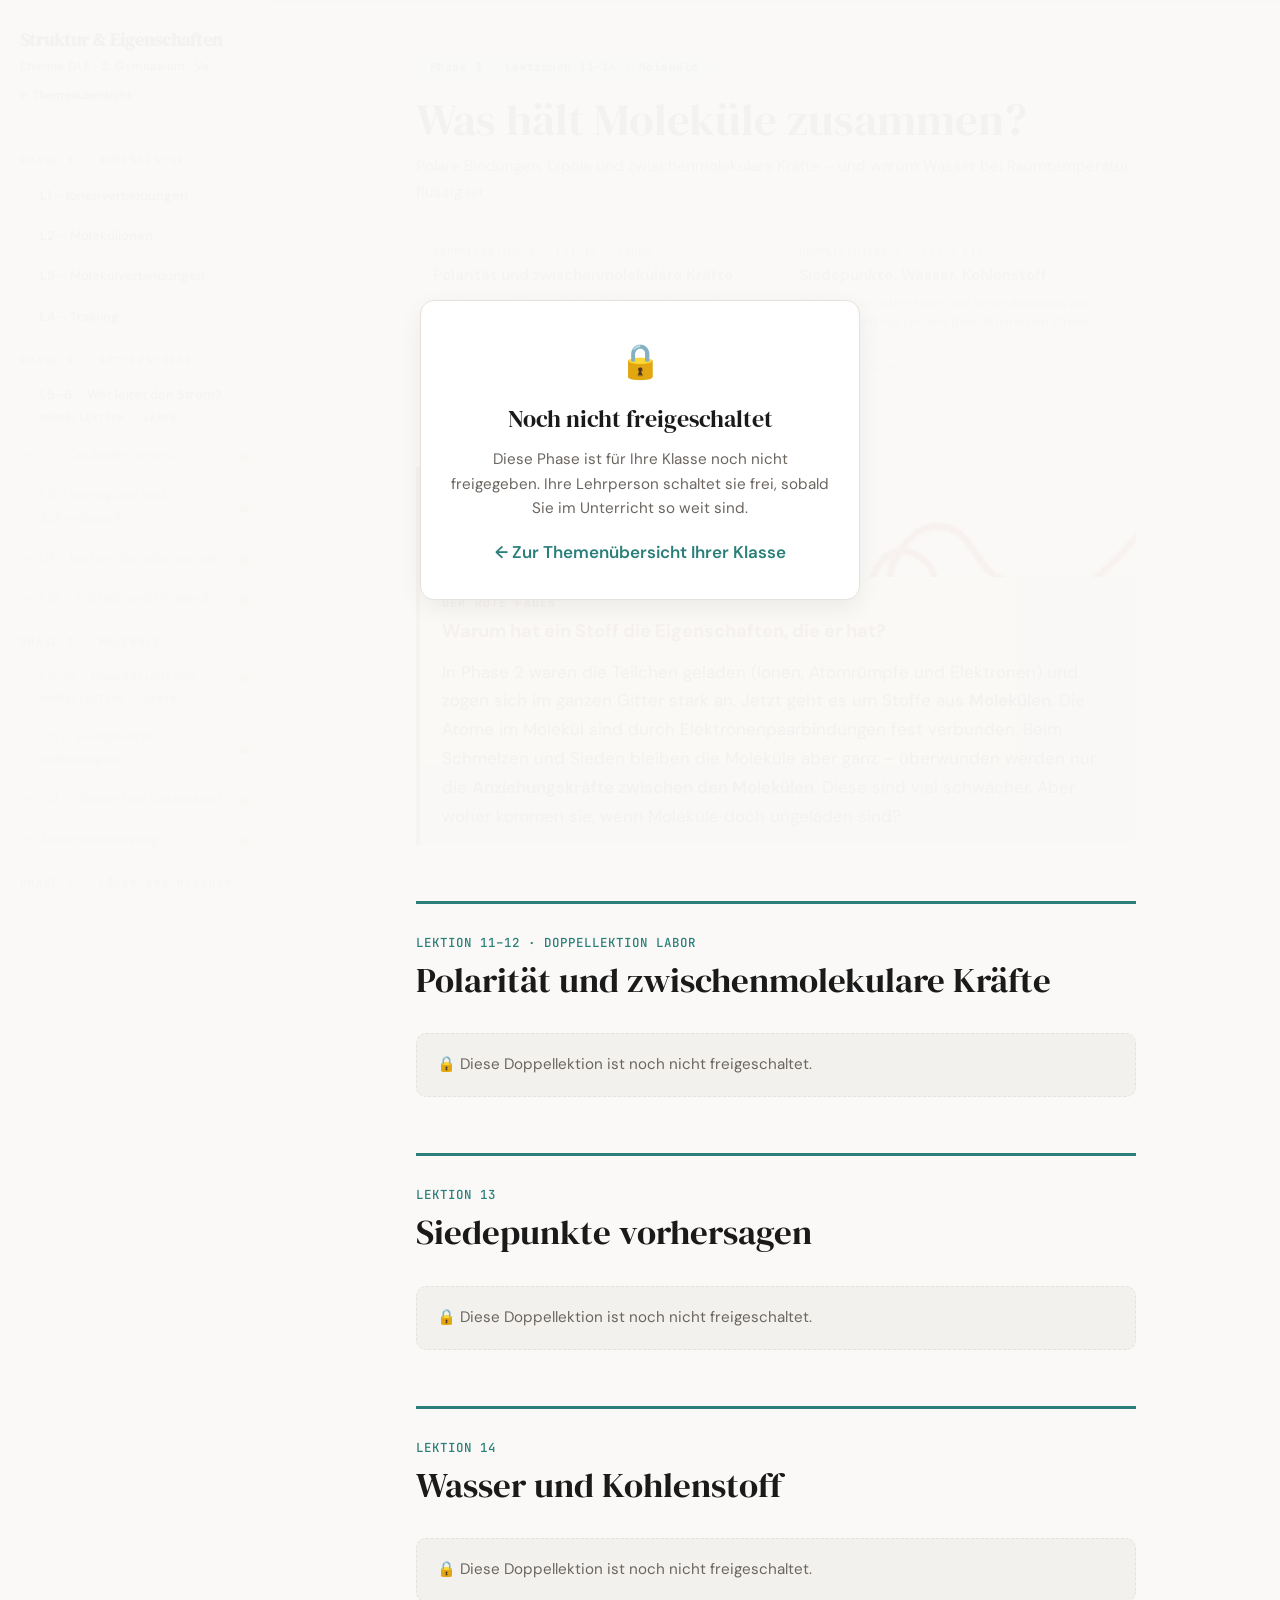
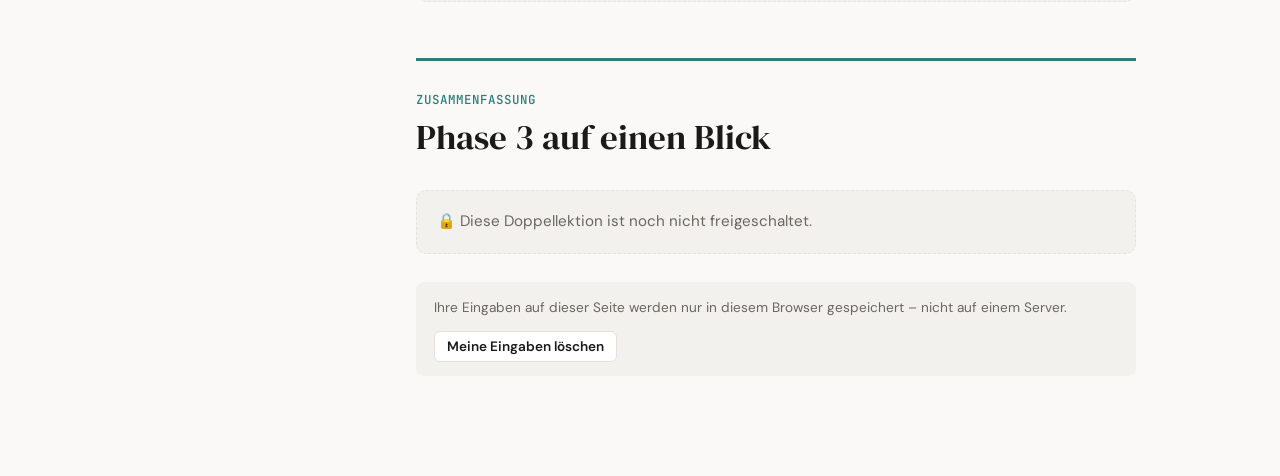
<file: struktur-phase3.html>
<!DOCTYPE html>
<html lang="de">
<head>
<meta charset="UTF-8">
<meta name="viewport" content="width=device-width, initial-scale=1.0">
<title>Struktur & Eigenschaften – Phase 3</title>
<link rel="preconnect" href="https://fonts.googleapis.com">
<link href="https://fonts.googleapis.com/css2?family=DM+Sans:ital,wght@0,400;0,500;0,600;0,700&family=DM+Serif+Display&family=JetBrains+Mono:wght@400;500&display=swap" rel="stylesheet">
<link rel="stylesheet" href="struktur.css?v=20261120c">
</head>
<body>
<div class="layout">

<nav class="sidebar">
  <div class="sidebar-brand"><a href="index.html" style="text-decoration:none; color:inherit;">Struktur &amp; Eigenschaften</a><small>Chemie GLF · 2. Gymnasium · Va</small><a href="index.html" style="display:inline-flex; align-items:center; gap:4px; font-family:var(--sans); font-size:0.72rem; font-weight:600; color:var(--accent); text-decoration:none; margin-top:8px;">&larr; Themenübersicht</a></div>
  <div class="sidebar-phase">Phase 1 · Nomenklatur</div>
  <a href="struktur.html#L1" class="nav-item"><span class="nav-dot"></span><span>L1 – Ionenverbindungen</span></a>
  <a href="struktur.html#L2" class="nav-item"><span class="nav-dot"></span><span>L2 – Molekülionen</span></a>
  <a href="struktur.html#L3" class="nav-item"><span class="nav-dot"></span><span>L3 – Molekülverbindungen</span></a>
  <a href="struktur.html#L4" class="nav-item"><span class="nav-dot"></span><span>L4 – Training</span></a>
  <div class="sidebar-phase">Phase 2 · Gitterstoffe</div>
  <a href="struktur-phase2.html#L5" class="nav-item nav-lab" data-dl="DL3"><span class="nav-dot"></span><span>L5–6 – Wer leitet den Strom?<span class="nav-dl">Doppellektion · Labor</span></span></a>
  <a href="struktur-phase2.html#L7" class="nav-item" data-dl="DL4"><span class="nav-dot"></span><span>L7 – Coulomb-Gesetz</span></a>
  <a href="struktur-phase2.html#L8" class="nav-item" data-dl="DL4"><span class="nav-dot"></span><span>L8 – Ionengitter und Schmelzpunkt</span></a>
  <a href="struktur-phase2.html#L9" class="nav-item" data-dl="DL5"><span class="nav-dot"></span><span>L9 – Verformbar oder spröde?</span></a>
  <a href="struktur-phase2.html#L10" class="nav-item" data-dl="DL5"><span class="nav-dot"></span><span>L10 – Kristalle und Vergleich</span></a>
  <div class="sidebar-phase">Phase 3 · Moleküle</div>
  <a href="#L11" class="nav-item nav-lab" data-dl="DL6"><span class="nav-dot"></span><span>L11–12 – Polarität und ZMK<span class="nav-dl">Doppellektion · Labor</span></span></a>
  <a href="#L13" class="nav-item" data-dl="DL7"><span class="nav-dot"></span><span>L13 – Siedepunkte vorhersagen</span></a>
  <a href="#L14" class="nav-item" data-dl="DL7"><span class="nav-dot"></span><span>L14 – Wasser und Kohlenstoff</span></a>
  <a href="#zusammenfassung" class="nav-item" data-dl="DL7"><span class="nav-dot"></span>Zusammenfassung</a>
  <div class="sidebar-phase">Phase 4 · Lösen und Mischen</div>
  <a href="struktur-phase4.html#L15" class="nav-item nav-lab" data-dl="DL8"><span class="nav-dot"></span><span>L15–16 – Salze und Moleküle lösen<span class="nav-dl">Doppellektion · Labor</span></span></a>
  <a href="struktur-phase4.html#L17" class="nav-item" data-dl="DL9"><span class="nav-dot"></span><span>L17 – Aussalzen und Alkohole</span></a>
  <a href="struktur-phase4.html#L18" class="nav-item" data-dl="DL9"><span class="nav-dot"></span><span>L18 – Vitamine und Gesamtüberblick</span></a>
</nav>

<div class="main-wrap">
<div class="progress-bar"><div class="progress-fill" id="progressFill"></div></div>
<main class="content">
<div class="hero-inline">
  <div class="phase-badge">Phase 3 · Lektionen 11–14 · Moleküle</div>
  <h1>Was hält Moleküle zusammen?</h1>
  <p class="subtitle">Polare Bindungen, Dipole und zwischenmolekulare Kräfte – und warum Wasser bei Raumtemperatur flüssig ist</p>
  <div class="dl-plan">
    <div class="dl-card" data-dl="DL6">
      <div class="dl-tag">Doppellektion 6 · L11–12 · Labor</div>
      <div class="dl-title">Polarität und zwischenmolekulare Kräfte</div>
      <div class="dl-desc">Verdunstungskälte im Labor, Ladungsschwerpunkte und die drei zwischenmolekularen Kräfte hier auf der Website.</div>
    </div>
    <div class="dl-card" data-dl="DL7">
      <div class="dl-tag">Doppellektion 7 · L13 + L14</div>
      <div class="dl-title">Siedepunkte, Wasser, Kohlenstoff</div>
      <div class="dl-desc">Siedepunkte vorhersagen, die Besonderheiten von Wasser – und warum eine Bleistiftmine den Strom leitet.</div>
    </div>
  </div>
</div>

<div class="roter-faden"><img class="rf-banner" src="roter-faden.jpg" width="1501" height="430" alt="Roter Wollknäuel mit Faden"><div class="rf-label">Der rote Faden</div>
  
  <h4>Warum hat ein Stoff die Eigenschaften, die er hat?</h4>
  <p style="margin-bottom:0;">In Phase 2 waren die Teilchen geladen (Ionen, Atomrümpfe und Elektronen) und zogen sich im ganzen Gitter stark an. Jetzt geht es um Stoffe aus <strong>Molekülen</strong>. Die Atome im Molekül sind durch Elektronenpaarbindungen fest verbunden. Beim Schmelzen und Sieden bleiben die Moleküle aber ganz – überwunden werden nur die <strong>Anziehungskräfte zwischen den Molekülen</strong>. Diese sind viel schwächer. Aber woher kommen sie, wenn Moleküle doch ungeladen sind?</p>
</div>

<!-- ============================================================ -->
<!--                        LEKTION 8                             -->
<!-- ============================================================ -->
<section id="L11" data-dl="DL6">
  <div class="lesson-header">
    <div class="lesson-number">Lektion 11–12 · Doppellektion Labor</div>
    <h2>Polarität und zwischenmolekulare Kräfte</h2>
  </div>

  <div class="lernziele"><h3>Lernziele</h3><ul>
    <li>Sie können anhand der Molekülgeometrie und der Ladungsschwerpunkte entscheiden, ob ein Molekül ein Dipol ist.</li>
    <li>Sie kennen die drei zwischenmolekularen Kräfte (Dipol-Dipol-Kräfte, Van-der-Waals-Kräfte, Wasserstoffbrücken) und können sie einem Stoff zuordnen.</li>
    <li>Sie können erklären, warum ein Stoff mit schwachen zwischenmolekularen Kräften schneller verdunstet.</li>
  </ul></div>

  <h3>11.1 Labor: Verdunstungskälte <span class="tag-gemeinsam">Halbklasse</span></h3>
  <div class="lab-box"><div class="experiment-label">Labor</div>
    <p>Die eine Hälfte der Klasse misst im Labor, wie stark verschiedene Flüssigkeiten beim Verdunsten abkühlen. Die andere Hälfte arbeitet hier 11.2 bis 11.6 durch – nach 35 Minuten wird gewechselt. Die Versuchsanleitung erhalten Sie im Labor.</p>
  </div>
  <h4>Nach dem Labor</h4>
  <div class="notiz-box" data-key="verdunstung" data-label="Ihre Messwerte (tiefste Temperatur pro Flüssigkeit)"></div>
  <div class="aufgabe"><div class="aufgabe-label">Auswerten</div>
    <div id="verdFragen"></div>
  </div>

  <h3>11.2 Polare Bindungen – aber ist das Molekül ein Dipol? <span class="tag-selbst">selbstständig</span></h3>
  <p>Zur Erinnerung: Ist eine Bindung <strong>polar</strong> (ΔEN 0.5 bis 1.7), trägt das elektronegativere Atom eine negative Teilladung <strong>δ−</strong>, sein Partner eine positive Teilladung <strong>δ+</strong>.</p>
  <p>Ein Molekül ist ein <strong>Dipol</strong>, wenn es eine positive und eine negative Seite hat. Dafür braucht es polare Bindungen – aber das genügt nicht. Entscheidend ist die räumliche Gestalt: Man bestimmt den <strong>Ladungsschwerpunkt</strong> aller positiven und den Ladungsschwerpunkt aller negativen Teilladungen. <strong>Fallen die beiden Schwerpunkte zusammen, ist das Molekül kein Dipol.</strong> Liegen sie an verschiedenen Orten, ist es ein Dipol.</p>

  <div class="widget">
    <div class="widget-header"><span class="widget-title">Ladungsschwerpunkte: Dipol oder nicht?</span><span class="widget-badge">MODELL</span></div>
    <div class="widget-body">
      <div class="tool-options lsp-mols" id="lspMols"></div>
      <svg id="lspSvg" class="lsp-svg" viewBox="0 -20 440 290"></svg>
      <div class="lsp-name" id="lspName"></div>
      <div class="lsp-frage" id="lspFrage">
        <span>Ist das Molekül ein Dipol?</span>
        <button class="btn" data-v="1">Dipol</button>
        <button class="btn" data-v="0">Kein Dipol</button>
        <button class="btn primary" id="lspZeigen">Ladungsschwerpunkte zeigen</button>
      </div>
      <div class="cr-out" id="lspOut"></div>
    </div>
    <div class="widget-caption">Vereinfachte räumliche Darstellung. Striche am Atom = nichtbindende Elektronenpaare; sie bestimmen die räumliche Gestalt mit. Rot ⊕ = Schwerpunkt der positiven, blau ⊖ = Schwerpunkt der negativen Teilladungen. C–H-Bindungen (ΔEN 0.4) gelten als unpolar.</div>
  </div>

  <p>Warum ist Wasser flüssig, Methan aber ein Gas? Zwischen den Molekülen wirken Anziehungskräfte, die <strong>zwischenmolekularen Kräfte</strong>. Sie sind viel schwächer als die Bindungen <em>in</em> den Molekülen – aber sie bestimmen, ob ein Molekülstoff fest, flüssig oder gasförmig ist. Es gibt drei Arten. Sie lernen sie hier einzeln kennen.</p>

  <h3>11.3 Dipol-Dipol-Kräfte <span class="tag-selbst">selbstständig</span></h3>
  <p>Dipolmoleküle haben einen positiven und einen negativen Pol. Benachbarte Dipole richten sich so aus, dass der <strong>positive Pol</strong> des einen Moleküls neben dem <strong>negativen Pol</strong> des Nachbarn liegt. Die entgegengesetzten Teilladungen ziehen sich an – das sind die <strong>Dipol-Dipol-Kräfte</strong>.</p>
  <div class="widget">
    <div class="widget-header"><span class="widget-title">Ordnen Sie die <span class="f">HCl</span>-Moleküle an</span><span class="widget-badge">AUFGABE</span></div>
    <div class="widget-body">
      <svg id="ddSvg" viewBox="70 15 360 290" style="width:100%; max-width:440px; height:auto; display:block; margin:0 auto; user-select:none;"></svg>
      <div class="sim-controls" style="justify-content:center;"><button class="btn primary" id="ddPruefen">Prüfen</button><button class="btn" id="ddNeu">Neu mischen</button></div>
      <div class="cr-out" id="ddOut"></div>
    </div>
    <div class="widget-caption">Blau gestrichelt: Anziehung zwischen δ+ und δ− benachbarter Moleküle. Rot gepunktet: Abstossung zwischen gleichen Teilladungen. Es gibt mehrere gute Lösungen.</div>
  </div>
  <p>Dipol-Dipol-Kräfte wirken <strong>nur zwischen Molekülen, die Dipole sind</strong> – also nicht zwischen <span class="f">CO<sub>2</sub></span>- oder <span class="f">CH<sub>4</sub></span>-Molekülen.</p>

  <h3>11.4 Van-der-Waals-Kräfte <span class="tag-selbst">selbstständig</span></h3>
  <p>Auch Moleküle ohne Dipol ziehen sich an – sonst liessen sich Stickstoff, Methan oder die Edelgase nie verflüssigen. Die Ursache: Die Elektronen bewegen sich ständig. Für einen kurzen Moment sind sie in einem Atom oder Molekül ungleich verteilt – es entsteht ein <strong>kurzlebiger (temporärer) Dipol</strong>. Dieser verschiebt die Elektronen im Nachbarteilchen: Dort entsteht ein <strong>induzierter Dipol</strong>. Die beiden ziehen sich an. Einen Augenblick später ist alles wieder anders verteilt – aber die Anziehung entsteht immer neu.</p>
  <div class="widget">
    <div class="widget-header"><span class="widget-title">Wie entstehen Van-der-Waals-Kräfte?</span><span class="widget-badge">SIMULATION</span></div>
    <div class="widget-body">
      <div class="tool-options" id="vdwTeilchen">
        <button class="tool-btn" type="button" data-t="he">Helium (2 Elektronen)</button>
        <button class="tool-btn chosen" type="button" data-t="ar">Argon (18 Elektronen)</button>
        <button class="tool-btn" type="button" data-t="xe">Xenon (54 Elektronen)</button>
      </div>
      <svg id="vdwSvg" viewBox="0 0 520 220" style="width:100%; max-width:560px; height:auto; display:block; margin:8px auto 0;"></svg>
      <div class="vdw-meter"><span>Anziehung im Moment</span><div class="vdw-bar"><div id="vdwJetzt"></div></div></div>
      <div class="vdw-meter"><span>Anziehung im Mittel</span><div class="vdw-bar"><div id="vdwMittel"></div></div></div>
      <div class="sim-controls">
        <label style="display:flex; align-items:center; gap:8px; font-size:0.9rem;">Abstand <input type="range" id="vdwAbstand" min="0" max="100" value="35"></label>
        <button class="btn" id="vdwPause">Anhalten</button>
        <button class="btn" id="vdwLangsam">Langsamer</button>
      </div>
    </div>
    <div class="widget-caption">Blau: Elektronenwolke, + Atomkern. Beide Elektronenwolken schwanken zufällig. Jede verschiebt dabei die Elektronen im Nachbaratom (induzierter Dipol). Halten Sie die Simulation an und schauen Sie, wo δ+ und δ− liegen.</div>
  </div>
  <div class="aufgabe"><div class="aufgabe-label">Beobachten</div>
    <ol>
      <li>Halten Sie die Simulation mehrmals an. Welche Seiten der beiden Atome liegen sich jeweils gegenüber?</li>
      <li>Vergleichen Sie Helium, Argon und Xenon. Wie ändert sich die mittlere Anziehung – und warum?</li>
      <li>Was passiert mit der Anziehung, wenn Sie den Abstand vergrössern?</li>
    </ol>
    <div class="notiz-box" data-key="vdw-sim" data-label="Ihre Beobachtungen"></div>
  </div>
  <p>Van-der-Waals-Kräfte wirken zwischen <strong>allen</strong> Molekülen und Atomen. Sie werden stärker, je <strong>mehr Elektronen</strong> ein Teilchen hat (die Elektronenwolke lässt sich leichter verschieben) und je <strong>grösser die Berührungsfläche</strong> zwischen den Molekülen ist. Sie wirken nur auf sehr kurze Distanz.</p>

  <div class="exkurs"><div class="exkurs-label">Exkurs · Für alle, die schon fertig sind</div>
    <h4>Wie läuft ein Gecko an der Decke?</h4>
    <p style="margin-bottom:0;">Ein Tokay-Gecko wiegt bis zu 100 Gramm und läuft trotzdem kopfüber an der Decke – ohne Klebstoff und ohne Saugnäpfe. Wenn Sie alle Aufgaben von Lektion 11–12 erledigt haben, dürfen Sie den Exkurs zu den Van-der-Waals-Kräften beim Gecko bearbeiten. Den Artikel und die Fragen finden Sie auf <strong>OneNote</strong>.</p>
  </div>

  <h3>11.5 Wasserstoffbrücken <span class="tag-selbst">selbstständig</span></h3>
  <p>Wasserstoffbrücken sind die <strong>stärkste zwischenmolekulare Wechselwirkung</strong>. Sie sind zum Beispiel dafür verantwortlich, dass Wasser bei Raumtemperatur flüssig ist und dass die Doppelhelix unserer DNA zusammengehalten wird. Es braucht zwei Voraussetzungen:</p>
  <ul>
    <li><strong>Wasserstoffbrücken-Donator</strong> (aktiver Teil): ein H-Atom, das an ein stark elektronegatives Atom gebunden ist – an <strong>N, O oder F</strong>. Die Bindung ist so polar, dass das kleine H-Atom eine grosse positive Teilladung δ+ trägt.</li>
    <li><strong>Wasserstoffbrücken-Akzeptor</strong> (passiver Teil): ein <strong>nichtbindendes (freies) Elektronenpaar</strong> an einem N-, O- oder F-Atom eines Nachbarmoleküls (δ−).</li>
  </ul>
  <p>Das H-Atom des Donators (δ+) wird vom freien Elektronenpaar des Akzeptors (δ−) angezogen – es entsteht eine starke elektrostatische Anziehungskraft, die sogenannte <strong>Wasserstoffbrücke</strong> oder <strong>H-Brücke</strong>. Ein Wassermolekül ist zweimal Donator (zwei H-Atome) und zweimal Akzeptor (zwei freie Elektronenpaare am O): Jedes Wassermolekül kann bis zu vier Wasserstoffbrücken bilden.</p>
  <div class="widget">
    <div class="widget-header"><span class="widget-title">Wasserstoffbrücken zwischen Wassermolekülen</span><span class="widget-badge">MODELL</span></div>
    <div class="widget-body"><svg id="hbSvg" viewBox="0 10 440 235" style="width:100%; max-width:560px; height:auto; display:block; margin:0 auto;"></svg></div>
    <div class="widget-caption">Striche am O = freie Elektronenpaare. Gestrichelt: Wasserstoffbrücke vom H-Atom (Donator, δ+) zum freien Elektronenpaar am O-Atom (Akzeptor, δ−) des Nachbarmoleküls. Die Brücke liegt in einer Linie O–H···O.</div>
  </div>

  <h3>11.6 Zusammenfassung: Die drei zwischenmolekularen Kräfte <span class="tag-selbst">selbstständig</span></h3>
  <div class="table-scroll"><table class="data-table">
    <tr><th>Kraft</th><th>Wie entsteht sie?</th><th>Wo wirkt sie?</th></tr>
    <tr><td><strong>Dipol-Dipol-Kräfte</strong></td><td>Der positive Pol eines Dipolmoleküls zieht den negativen Pol eines Nachbarmoleküls an.</td><td>Nur zwischen Molekülen, die <strong>Dipole</strong> sind.</td></tr>
    <tr><td><strong>Van-der-Waals-Kräfte</strong></td><td>Die Elektronen bewegen sich ständig. Ein kurzlebiger Dipol induziert im Nachbarteilchen einen Dipol – die beiden ziehen sich an.</td><td>Zwischen <strong>allen</strong> Molekülen (und Edelgas-Atomen). Stärker bei mehr Elektronen und grösserer Berührungsfläche.</td></tr>
    <tr><td><strong>Wasserstoffbrücken</strong></td><td>Ein H-Atom, das an N, O oder F gebunden ist (<strong>Donator</strong>, stark δ+), wird von einem freien Elektronenpaar an N, O oder F eines Nachbarmoleküls (<strong>Akzeptor</strong>, δ−) angezogen.</td><td>Nur wenn Donator und Akzeptor vorhanden sind. Die stärkste der drei Kräfte.</td></tr>
  </table></div>

  <p>Prüfen Sie für jeden Stoff, welche Kräfte zwischen seinen Molekülen wirken.</p>
  <div class="check-table" data-key="zmk">
    <div class="table-scroll"><table class="data-table">
      <tr><th>Stoff</th><th>Van der Waals</th><th>Dipol-Dipol</th><th>H-Brücken</th></tr>
      <tr><td><span class="f">H<sub>2</sub></span></td><td><select data-answer="ja"><option>ja</option><option>nein</option></select></td><td><select data-answer="nein"><option>ja</option><option>nein</option></select></td><td><select data-answer="nein"><option>ja</option><option>nein</option></select></td></tr>
      <tr><td><span class="f">HCl</span></td><td><select data-answer="ja"><option>ja</option><option>nein</option></select></td><td><select data-answer="ja"><option>ja</option><option>nein</option></select></td><td><select data-answer="nein"><option>ja</option><option>nein</option></select></td></tr>
      <tr><td><span class="f">H<sub>2</sub>O</span></td><td><select data-answer="ja"><option>ja</option><option>nein</option></select></td><td><select data-answer="ja"><option>ja</option><option>nein</option></select></td><td><select data-answer="ja"><option>ja</option><option>nein</option></select></td></tr>
      <tr><td><span class="f">CH<sub>4</sub></span></td><td><select data-answer="ja"><option>ja</option><option>nein</option></select></td><td><select data-answer="nein"><option>ja</option><option>nein</option></select></td><td><select data-answer="nein"><option>ja</option><option>nein</option></select></td></tr>
      <tr><td><span class="f">NH<sub>3</sub></span></td><td><select data-answer="ja"><option>ja</option><option>nein</option></select></td><td><select data-answer="ja"><option>ja</option><option>nein</option></select></td><td><select data-answer="ja"><option>ja</option><option>nein</option></select></td></tr>
      <tr><td><span class="f">CO<sub>2</sub></span></td><td><select data-answer="ja"><option>ja</option><option>nein</option></select></td><td><select data-answer="nein"><option>ja</option><option>nein</option></select></td><td><select data-answer="nein"><option>ja</option><option>nein</option></select></td></tr>
      <tr><td><span class="f">CH<sub>3</sub>OH</span> (Methanol)</td><td><select data-answer="ja"><option>ja</option><option>nein</option></select></td><td><select data-answer="ja"><option>ja</option><option>nein</option></select></td><td><select data-answer="ja"><option>ja</option><option>nein</option></select></td></tr>
      <tr><td><span class="f">CH<sub>3</sub>Cl</span></td><td><select data-answer="ja"><option>ja</option><option>nein</option></select></td><td><select data-answer="ja"><option>ja</option><option>nein</option></select></td><td><select data-answer="nein"><option>ja</option><option>nein</option></select></td></tr>
    </table></div>
    <div class="sim-controls"><button class="btn primary ct-check">Prüfen</button><button class="btn ct-solve" disabled>Lösung ab 17 richtigen</button><span class="ct-msg"></span></div>
  </div>

  <div class="merksatz"><div class="merksatz-label">Merksatz – Zwischenmolekulare Kräfte</div>
    <ul>
      <li><strong>Polare Bindung:</strong> ΔEN zwischen 0.5 und 1.7. <strong>Dipol:</strong> polare Bindungen <em>und</em> unsymmetrische Gestalt.</li>
      <li><strong>Van-der-Waals-Kräfte</strong> wirken immer, werden stärker mit der Anzahl Elektronen und der Oberfläche.</li>
      <li><strong>Dipol-Dipol-Kräfte</strong> wirken zusätzlich zwischen Dipolmolekülen.</li>
      <li><strong>Wasserstoffbrücken</strong> wirken zusätzlich, wenn ein Donator (H an N, O oder F gebunden) und ein Akzeptor (freies Elektronenpaar an N, O oder F) vorhanden sind – sie sind die stärksten zwischenmolekularen Kräfte.</li>
      <li>Alle drei sind viel schwächer als Ionenbindung, Metallbindung oder Elektronenpaarbindung.</li>
    </ul>
  </div>

  <div class="quiz-section">
    <div class="quiz-header"><div class="quiz-icon">?</div><div class="quiz-title">Verständnischeck – Lektion 11–12</div></div>
    <div class="quiz-sub">Sofortiges Feedback · keine Bewertung · nur für Sie</div>
    <div class="question">
      <div class="q-text"><span class="q-num">1</span>Was wird überwunden, wenn Wasser siedet?</div>
      <div class="option" data-correct="false"><span class="radio"></span>Die Bindungen zwischen O und H im Molekül</div>
      <div class="option" data-correct="true"><span class="radio"></span>Die Anziehungskräfte zwischen den Wassermolekülen</div>
      <div class="option" data-correct="false"><span class="radio"></span>Die Ionenbindungen im Wasser</div>
      <div class="feedback correct">Richtig! Im Wasserdampf liegen weiterhin ganze <span class="f">H<sub>2</sub>O</span>-Moleküle vor.</div>
      <div class="feedback wrong">Nicht ganz. Die Moleküle bleiben beim Sieden ganz – Wasserdampf besteht aus <span class="f">H<sub>2</sub>O</span>-Molekülen.</div>
    </div>
    <div class="question">
      <div class="q-text"><span class="q-num">2</span>Welches Molekül hat polare Bindungen, ist aber kein Dipol?</div>
      <div class="option" data-correct="false"><span class="radio"></span><span class="f">HCl</span></div>
      <div class="option" data-correct="true"><span class="radio"></span><span class="f">CO<sub>2</sub></span></div>
      <div class="option" data-correct="false"><span class="radio"></span><span class="f">H<sub>2</sub>O</span></div>
      <div class="option" data-correct="false"><span class="radio"></span><span class="f">Cl<sub>2</sub></span></div>
      <div class="feedback correct">Richtig! Im linearen CO₂ heben sich die beiden polaren Bindungen auf.</div>
      <div class="feedback wrong">Nicht ganz. Cl₂ hat gar keine polare Bindung; HCl und H₂O sind Dipole. Gesucht ist das symmetrische CO₂.</div>
    </div>
    <div class="question">
      <div class="q-text"><span class="q-num">3</span>In welchem Stoff gibt es Wasserstoffbrücken?</div>
      <div class="option" data-correct="false"><span class="radio"></span><span class="f">CH<sub>4</sub></span></div>
      <div class="option" data-correct="false"><span class="radio"></span><span class="f">HCl</span></div>
      <div class="option" data-correct="true"><span class="radio"></span><span class="f">HF</span></div>
      <div class="option" data-correct="false"><span class="radio"></span><span class="f">H<sub>2</sub>S</span></div>
      <div class="feedback correct">Richtig! H ist an F gebunden, und F hat freie Elektronenpaare.</div>
      <div class="feedback wrong">Nicht ganz. H-Brücken gibt es nur, wenn H an N, O oder F gebunden ist.</div>
    </div>
  </div>

  <h4>Aufgaben zu Lektion 11–12</h4>
  <div class="task-links">
    <div class="task-card print">
      <div class="task-card-icon">&#128196;</div>
      <div class="task-card-title">Auswertung Verdunstungskälte</div>
      <div class="task-card-desc">Beantworten Sie die Auswertungsfragen auf dem Laborblatt (Hausaufgabe).</div>
    </div>
    <div class="task-card print">
      <div class="task-card-icon">&#128214;</div>
      <div class="task-card-title">Aufgabendossier Phase 3</div>
      <div class="task-card-desc">Aufgaben <span class="nrs">6-33 bis 6-37</span> · Die Lösungen finden Sie auf OneNote.</div>
    </div>
  </div>
</section>

<!-- ============================================================ -->
<!--                        LEKTION 9                             -->
<!-- ============================================================ -->
<section id="L13" data-dl="DL7">
  <div class="lesson-header">
    <div class="lesson-number">Lektion 13</div>
    <h2>Siedepunkte vorhersagen</h2>
  </div>
  <div class="lernziele"><h3>Lernziele</h3><ul>
    <li>Sie können erklären, warum Wasser viel höher siedet als Schwefelwasserstoff.</li>
    <li>Sie können die Siedepunkte von zwei Stoffen mit einem Entscheidungsbaum vergleichen und begründen.</li>
  </ul></div>

  <h3>13.1 Wasser und Schwefelwasserstoff <span class="tag-gemeinsam">gemeinsam</span></h3>
  <div class="discovery"><div class="discovery-label">Denken · Austauschen · Besprechen</div>
    <p>Schwefel steht im Periodensystem direkt unter Sauerstoff. <span class="f">H<sub>2</sub>S</span> ist genau gleich gebaut wie <span class="f">H<sub>2</sub>O</span> – gewinkelt, mit zwei H-Atomen. Ein <span class="f">H<sub>2</sub>S</span>-Molekül ist sogar fast doppelt so schwer. Trotzdem ist Schwefelwasserstoff bei Raumtemperatur ein Gas (Siedepunkt −60 °C), Wasser siedet erst bei 100 °C.</p>
    <ol>
      <li>Welche zwischenmolekularen Kräfte wirken in den beiden Stoffen?</li>
      <li>Welcher Unterschied erklärt die 160 °C Differenz?</li>
    </ol>
    <div class="notiz-box" data-key="h2o-h2s" data-label="Ihre Notizen aus der Besprechung"></div>
  </div>

  <h3>13.2 Die Siedepunkte der Wasserstoffverbindungen <span class="tag-selbst">selbstständig</span></h3>
  <p>Das Diagramm zeigt die Siedepunkte der Wasserstoffverbindungen der Gruppen 14 bis 17. Innerhalb einer Gruppe nimmt die Anzahl Elektronen von oben nach unten zu.</p>
  <div class="widget">
    <div class="widget-header"><span class="widget-title">Siedepunkte der Wasserstoffverbindungen</span><span class="widget-badge">DIAGRAMM</span></div>
    <div class="widget-body">
      <svg id="hydChart" class="chart-svg" viewBox="0 0 640 380"></svg>
      <div class="legend" id="hydLegend"></div>
      <div class="sim-controls"><button class="btn" id="hydTrend">Erwarteten Wert für Wasser zeigen</button></div>
    </div>
    <div class="widget-caption">Fahren Sie mit der Maus über einen Punkt oder tippen Sie ihn an, um Formel und Siedepunkt zu sehen.</div>
  </div>
  <div class="aufgabe"><div class="aufgabe-label">Diagramm lesen</div>
    <div id="hydFragen"></div>
  </div>

  <h3>13.3 Entscheidungsbaum: Welcher Stoff siedet höher? <span class="tag-selbst">selbstständig</span></h3>
  <div class="widget">
    <div class="widget-header"><span class="widget-title">Siedepunkte (und Schmelzpunkte) vergleichen</span><span class="widget-badge">FLUSSDIAGRAMM</span></div>
    <div class="widget-body">
      <div class="flow-scroll"><svg class="flow-svg" viewBox="0 0 780 504" role="img" aria-label="Flussdiagramm: Siedepunkte vergleichen" font-family="DM Sans, sans-serif">
<defs><marker id="pf" viewBox="0 0 10 10" refX="9" refY="5" markerWidth="7" markerHeight="7" orient="auto-start-reverse"><path d="M0,0 L10,5 L0,10 z" fill="#333"/></marker></defs>
<rect x="20" y="30" width="230" height="44" rx="6" fill="#ffffff" stroke="#3a3a3a" stroke-width="1.6"/><text x="135.0" y="57.0" text-anchor="middle" font-size="15" font-weight="700" fill="#222">Welche Bindungsart?</text><line x1="250" y1="52.0" x2="450" y2="52.0" stroke="#333" stroke-width="2.2" marker-end="url(#pf)"/><text x="262" y="44.0" font-size="13" text-anchor="start" fill="#333" font-weight="600">Metall- oder Ionenbindung</text><rect x="450" y="30" width="130" height="44" rx="6" fill="#e5f4e4" stroke="#3a3a3a" stroke-width="1.6"/><text x="515.0" y="57.0" text-anchor="middle" font-size="15" font-weight="700" fill="#222">Metalle, Salze</text><line x1="580" y1="52.0" x2="600" y2="46.0" stroke="#333" stroke-width="2.2" marker-end="url(#pf)"/><line x1="60" y1="74" x2="60" y2="120" stroke="#333" stroke-width="2.2" marker-end="url(#pf)"/><text x="72" y="104" font-size="13" text-anchor="start" fill="#333" font-weight="600">Elektronenpaarbindung</text><rect x="20" y="120" width="230" height="44" rx="6" fill="#ffffff" stroke="#3a3a3a" stroke-width="1.6"/><text x="135.0" y="147.0" text-anchor="middle" font-size="15" font-weight="700" fill="#222">Atomgitter oder Moleküle?</text><line x1="250" y1="142.0" x2="450" y2="142.0" stroke="#333" stroke-width="2.2" marker-end="url(#pf)"/><text x="262" y="134.0" font-size="13" text-anchor="start" fill="#333" font-weight="600">Atomgitter (Diamant)</text><rect x="450" y="120" width="130" height="44" rx="6" fill="#e5f4e4" stroke="#3a3a3a" stroke-width="1.6"/><text x="515.0" y="147.0" text-anchor="middle" font-size="15" font-weight="700" fill="#222">Atomgitter</text><line x1="580" y1="142.0" x2="600" y2="128.0" stroke="#333" stroke-width="2.2" marker-end="url(#pf)"/><line x1="60" y1="164" x2="60" y2="210" stroke="#333" stroke-width="2.2" marker-end="url(#pf)"/><text x="72" y="194" font-size="13" text-anchor="start" fill="#333" font-weight="600">Moleküle</text><rect x="20" y="210" width="230" height="44" rx="6" fill="#f2f2f2" stroke="#3a3a3a" stroke-width="1.6"/><text x="135.0" y="237.0" text-anchor="middle" font-size="15" font-weight="700" fill="#222">Wasserstoffbrücken?</text><line x1="250" y1="232.0" x2="320" y2="232.0" stroke="#333" stroke-width="2.2" marker-end="url(#pf)"/><text x="264" y="224.0" font-size="13" text-anchor="start" fill="#333" font-weight="600">Ja</text><rect x="320" y="215.0" width="44" height="34" rx="6" fill="#ffffff" stroke="#3a3a3a" stroke-width="1.6"/><text x="342.0" y="237.0" text-anchor="middle" font-size="14" font-weight="700" fill="#222">Ja</text><line x1="364" y1="232.0" x2="600" y2="192.0" stroke="#333" stroke-width="2.2" marker-end="url(#pf)"/><text x="382" y="206.0" font-size="12" text-anchor="start" fill="#2b7f7a" font-weight="600" transform="rotate(-11 382 206.0)">viele</text><line x1="364" y1="232.0" x2="600" y2="238.0" stroke="#333" stroke-width="2.2" marker-end="url(#pf)"/><text x="382" y="256.0" font-size="12" text-anchor="start" fill="#555" font-weight="400">wenige</text><line x1="60" y1="254" x2="60" y2="310" stroke="#333" stroke-width="2.2" marker-end="url(#pf)"/><text x="72" y="286" font-size="13" text-anchor="start" fill="#333" font-weight="600">Nein</text><rect x="20" y="310" width="230" height="44" rx="6" fill="#f2f2f2" stroke="#3a3a3a" stroke-width="1.6"/><text x="135.0" y="337.0" text-anchor="middle" font-size="15" font-weight="700" fill="#222">Dipol-Dipol-Kräfte?</text><line x1="250" y1="332.0" x2="320" y2="332.0" stroke="#333" stroke-width="2.2" marker-end="url(#pf)"/><text x="264" y="324.0" font-size="13" text-anchor="start" fill="#333" font-weight="600">Ja</text><rect x="320" y="315.0" width="44" height="34" rx="6" fill="#ffffff" stroke="#3a3a3a" stroke-width="1.6"/><text x="342.0" y="337.0" text-anchor="middle" font-size="14" font-weight="700" fill="#222">Ja</text><line x1="364" y1="332.0" x2="600" y2="292.0" stroke="#333" stroke-width="2.2" marker-end="url(#pf)"/><text x="382" y="306.0" font-size="12" text-anchor="start" fill="#2b7f7a" font-weight="600" transform="rotate(-11 382 306.0)">grosse ΔEN</text><line x1="364" y1="332.0" x2="600" y2="338.0" stroke="#333" stroke-width="2.2" marker-end="url(#pf)"/><text x="382" y="356.0" font-size="12" text-anchor="start" fill="#555" font-weight="400">kleine ΔEN</text><line x1="60" y1="354" x2="60" y2="410" stroke="#333" stroke-width="2.2" marker-end="url(#pf)"/><text x="72" y="386" font-size="13" text-anchor="start" fill="#333" font-weight="600">Nein</text><rect x="20" y="410" width="230" height="44" rx="6" fill="#f2f2f2" stroke="#3a3a3a" stroke-width="1.6"/><text x="135.0" y="437.0" text-anchor="middle" font-size="15" font-weight="700" fill="#222">nur Van-der-Waals-Kräfte</text><line x1="250" y1="432.0" x2="320" y2="432.0" stroke="#333" stroke-width="2.2" marker-end="url(#pf)"/><rect x="320" y="415.0" width="44" height="34" rx="6" fill="#ffffff" stroke="#3a3a3a" stroke-width="1.6"/><text x="342.0" y="437.0" text-anchor="middle" font-size="14" font-weight="700" fill="#222"></text><text x="342" y="437.0" font-size="12" text-anchor="middle" fill="#333" font-weight="600">immer</text><line x1="364" y1="432.0" x2="600" y2="392.0" stroke="#333" stroke-width="2.2" marker-end="url(#pf)"/><text x="382" y="406.0" font-size="12" text-anchor="start" fill="#2b7f7a" font-weight="600" transform="rotate(-11 382 406.0)">grosse Oberfläche, viele Elektronen</text><line x1="364" y1="432.0" x2="600" y2="438.0" stroke="#333" stroke-width="2.2" marker-end="url(#pf)"/><text x="382" y="456.0" font-size="12" text-anchor="start" fill="#555" font-weight="400">kleine Oberfläche, wenige Elektronen</text><rect x="638" y="20" width="124" height="464" rx="8" fill="#fbfaf7" stroke="#3a3a3a" stroke-width="1.6"/><text x="700" y="44" font-size="14" text-anchor="middle" fill="#333" font-weight="600">hohe</text><text x="700" y="62" font-size="14" text-anchor="middle" fill="#333" font-weight="600">Siedepunkte</text><text x="700" y="462" font-size="14" text-anchor="middle" fill="#333" font-weight="600">tiefe</text><text x="700" y="480" font-size="14" text-anchor="middle" fill="#333" font-weight="600">Siedepunkte</text><line x1="700" y1="444" x2="700" y2="78" stroke="#c05050" stroke-width="3.5" marker-end="url(#pf)"/>
</svg></div>
      <p style="margin:12px 0 0;"><strong>Je stärker die Anziehungskräfte zwischen den Teilchen, desto höher der Siedepunkt.</strong> Bei Molekülstoffen gleicher Art: mehr Elektronen (grössere Masse) → stärkere Van-der-Waals-Kräfte; bei gleicher Masse siedet <strong>langgestreckt</strong> höher als <strong>kugelig</strong>.</p>
      <p style="margin:8px 0 0;"><strong>Achtung:</strong> Ein viel grösseres Molekül kann allein durch Van-der-Waals-Kräfte stärker zusammenhalten als ein kleiner Dipol.</p>
    </div>
  </div>
  <p>Wenden Sie den Entscheidungsbaum an: Welcher Stoff hat den höheren Siedepunkt?</p>
  <div class="aufgabe"><div class="aufgabe-label">Paare vergleichen</div>
    <div id="sdpFragen"></div>
  </div>

</section>

<section id="L14" data-dl="DL7">
  <div class="lesson-header">
    <div class="lesson-number">Lektion 14</div>
    <h2>Wasser und Kohlenstoff</h2>
  </div>
  <div class="lernziele"><h3>Lernziele</h3><ul>
    <li>Sie können erklären, warum Wasser so hoch siedet und warum Eis auf Wasser schwimmt.</li>
    <li>Sie können Graphit, Diamant und Fulleren vergleichen und ihre Eigenschaften mit dem Aufbau erklären.</li>
    <li>Sie können die Vergleichstabelle um Molekülstoffe und Atomgitter ergänzen.</li>
  </ul></div>

  <h3>14.1 Wasser – ein besonderer Stoff <span class="tag-selbst">selbstständig</span></h3>
  <p>Jedes Wassermolekül kann bis zu <strong>vier Wasserstoffbrücken</strong> bilden: zwei über seine H-Atome und zwei über die freien Elektronenpaare am O-Atom. Daraus folgen besondere Eigenschaften.</p>
  <div class="stoff-reveal">
    <button class="sr-card" type="button" data-key="w-sdp"><span class="sr-front"><span class="sr-formel" style="font-size:1.2rem;">100 °C</span><span class="sr-frage">Warum siedet Wasser so hoch, obwohl die Moleküle so klein sind?</span><span class="sr-tipp">Überlegen – dann klicken ↻</span></span><span class="sr-back"><span class="sr-name">Viele H-Brücken</span><span class="sr-text">Jedes Molekül ist über bis zu vier H-Brücken mit Nachbarn verbunden. Ohne H-Brücken würde Wasser etwa bei −90 °C sieden (siehe Diagramm in 13.2) – es gäbe auf der Erde kein flüssiges Wasser.</span></span></button>
    <button class="sr-card sr-gross" type="button" data-key="w-eis"><span class="sr-front"><span class="sr-formel" style="font-size:1.2rem;">Eis schwimmt</span><span class="sr-frage">Fast jeder Stoff ist fest dichter als flüssig. Warum ist es bei Wasser umgekehrt?</span><span class="sr-tipp">Überlegen – dann klicken ↻</span></span><span class="sr-back"><span class="sr-name">Offenes, hexagonales Gitter</span><span class="sr-text">Im Eis bildet jedes Wassermolekül vier H-Brücken zu seinen Nachbarn. Die Moleküle ordnen sich dabei tetraedrisch an – so entstehen Sechsecke mit grossen <strong>hexagonalen Hohlräumen</strong>. Im flüssigen Wasser brechen Brücken auf, die Moleküle rücken näher zusammen. Eis ist darum weniger dicht (0.92 g/cm³) und schwimmt.</span><img class="sr-bild" src="eis-struktur.png" alt="Struktur von Eis: rote O-Atome, weisse H-Atome, gestrichelte Wasserstoffbrücken, sechseckige Hohlräume" loading="lazy"><span class="sr-legende">Rot: O, weiss: H, gestrichelt: H-Brücken. Von vorne sieht man die sechseckigen Hohlräume.</span></span></button>
    <button class="sr-card" type="button" data-key="w-see"><span class="sr-front"><span class="sr-formel" style="font-size:1.2rem;">Der See im Winter</span><span class="sr-frage">Warum frieren Seen von oben nach unten zu – und warum ist das für Fische wichtig?</span><span class="sr-tipp">Überlegen – dann klicken ↻</span></span><span class="sr-back"><span class="sr-name">Eis isoliert</span><span class="sr-text">Das leichtere Eis bleibt oben und schützt das Wasser darunter vor weiterer Abkühlung. Am Grund bleibt Wasser von rund 4 °C – dort überwintern die Fische.</span></span></button>
  </div>


  <details class="exkurs exkurs-klapp"><summary><span class="exkurs-label">Exkurs · Für alle, die schon fertig sind</span><span class="exkurs-titel">Warum haben Schneeflocken sechs Arme?</span></summary>
    <figure class="video-figur">
      <video controls playsinline preload="metadata" poster="schneeflocke-poster.jpg"><source src="schneeflocke.mp4" type="video/mp4">Ihr Browser kann dieses Video nicht abspielen.</video>
      <figcaption>Ein Eiskristall wächst unter dem Mikroskop zu einer Schneeflocke.</figcaption>
    </figure>
    <p>Schneeflocken wachsen in der Wolke direkt aus Wasserdampf: Wassermoleküle lagern sich an einem winzigen Eiskristall an – immer im hexagonalen Muster des Eisgitters. Darum ist jeder Schneekristall sechseckig. An den sechs Ecken ragt der Kristall am weitesten in die feuchte Luft hinaus; dort treffen am meisten Wassermoleküle auf, die Ecken wachsen schneller und werden zu Armen. Aus den Armen sprossen wieder Seitenäste.</p>
    <p>Alle sechs Arme erleben auf ihrem Weg durch die Wolke dieselbe Temperatur und Feuchtigkeit – deshalb wachsen sie fast gleich. Da aber jede Flocke einen anderen Weg nimmt, gleicht keine der anderen. Ob Plättchen, Sternchen oder Nadeln entstehen, hängt von der Temperatur und der Luftfeuchtigkeit ab: Die schönsten Sterne wachsen bei rund −15 °C und hoher Feuchtigkeit.</p>
    <p>Viele Fotos und Erklärungen finden Sie auf <a href="https://www.snowcrystals.com" target="_blank" rel="noopener">snowcrystals.com</a> (Kenneth Libbrecht, Caltech, englisch).</p>
    <ol>
      <li>Warum ist eine Schneeflocke sechseckig und nicht zum Beispiel viereckig? Verwenden Sie die Abbildung des Eisgitters auf der Karte «Eis schwimmt».</li>
      <li>Warum wachsen gerade die Ecken zu langen Armen aus?</li>
      <li>Warum sind die sechs Arme einer Flocke fast gleich, aber zwei Flocken nie gleich?</li>
    </ol>
    <div class="notiz-box" data-key="schneeflocken" data-label="Ihre Antworten"></div>
  </details>

  <h3>14.2 Kohlenstoff: Graphit, Diamant und Fulleren <span class="tag-selbst">selbstständig</span></h3>
  <p>Erinnern Sie sich an den Leitfähigkeits-Parcours: Die Bleistiftmine (Graphit) hat den Strom geleitet, obwohl Kohlenstoff ein Nichtmetall ist. Kohlenstoff kommt in verschiedenen Formen vor. Graphit und Diamant sind <strong>Atomgitter</strong>: Die C-Atome bilden ein riesiges Netz aus Elektronenpaarbindungen, es gibt keine einzelnen Moleküle. Das erst 1985 entdeckte <strong>Fulleren</strong> dagegen besteht aus einzelnen, fussballförmigen C<sub>60</sub>-Molekülen. Alle drei Formen haben verschiedene Eigenschaften – und werden entsprechend verwendet.</p>
  <p>Füllen Sie die leeren Felder aus. Wenn Sie nicht weiterkommen, öffnen Sie den <strong>Tipp</strong> 💡 im Feld.</p>
  <div class="table-scroll"><table class="data-table kohle-tabelle">
    <tr><th></th><th>Graphit</th><th>Diamant</th><th>Fulleren C₆₀</th></tr>
    <tr><td><strong>Struktur</strong></td><td><svg class="kohle-svg" data-mol="graphit" viewBox="0 0 200 170"></svg></td><td><svg class="kohle-svg" data-mol="diamant" viewBox="0 0 200 170"></svg></td><td><svg class="kohle-svg" data-mol="fulleren" viewBox="0 0 200 170"></svg></td></tr>
    <tr><td><strong>Bindungen pro C-Atom</strong></td>
      <td><div class="kt" data-key="g-bind" data-tipp="Zählen Sie in der Abbildung: Mit wie vielen Nachbarn ist ein C-Atom innerhalb einer Schicht verbunden?"></div></td>
      <td><div class="kt" data-key="d-bind" data-tipp="Zählen Sie in der Abbildung. Welche Gestalt bilden die Nachbarn um ein C-Atom?"></div></td>
      <td><div class="kt" data-key="f-bind" data-tipp="Zählen Sie an einem Atom der Kugel. Welche Ringe (Fünfecke, Sechsecke) bilden die Atome?"></div></td></tr>
    <tr><td><strong>Verwendung</strong></td><td>Bleistiftminen, Schmiermittel, Elektroden</td><td>Glasschneiden, Schmuck, Schleifpulver</td><td>noch in der Forschung</td></tr>
    <tr><td><strong>Farbe</strong></td><td>schwarz, glänzend</td><td>farblos, durchsichtig, stark lichtbrechend</td><td>schwarz glänzende Kristalle</td></tr>
    <tr><td><strong>Härte</strong></td>
      <td><div class="kt" data-key="g-haerte" data-tipp="Innerhalb einer Schicht sind die Bindungen sehr stark. Was hält die Schichten zusammen? Denken Sie an den Bleistift auf dem Papier."></div></td>
      <td><div class="kt" data-key="d-haerte" data-tipp="Jedes C-Atom ist über vier Elektronenpaarbindungen mit dem ganzen Netz verbunden. Gibt es eine «Schwachstelle»?"></div></td>
      <td><div class="kt" data-key="f-haerte" data-tipp="Die C₆₀-Kugeln sind einzelne Moleküle. Welche Kräfte wirken zwischen den Kugeln?"></div></td></tr>
    <tr><td><strong>Spaltbarkeit</strong></td><td>leicht in Blättchen spaltbar</td><td>schwer spaltbar</td><td>leicht spaltbar</td></tr>
    <tr><td><strong>Elektrische Leitfähigkeit</strong></td>
      <td><div class="kt" data-key="g-leit" data-tipp="Ein C-Atom hat 4 Valenzelektronen, bildet im Graphit aber nur 3 Bindungen. Was geschieht mit dem vierten Elektron? Kann es sich bewegen – und in welche Richtung?"></div></td>
      <td><div class="kt" data-key="d-leit" data-tipp="Alle 4 Valenzelektronen stecken in Bindungen. Gibt es bewegliche Ladungsträger?"></div></td>
      <td><div class="kt" data-key="f-leit" data-tipp="Die Elektronen sind innerhalb einer Kugel beweglich. Können sie auch von einer Kugel zur nächsten springen?"></div></td></tr>
    <tr><td><strong>Dichte</strong></td>
      <td><div class="kt" data-key="g-dichte" data-tipp="Ordnen Sie zu: 3.5 g/cm³, 2.3 g/cm³, 1.65 g/cm³. Wo sind die Atome am dichtesten gepackt, wo gibt es viel leeren Raum?"></div></td>
      <td><div class="kt" data-key="d-dichte" data-tipp="Ordnen Sie zu: 3.5 g/cm³, 2.3 g/cm³, 1.65 g/cm³. Diamant: dichtes Netz in alle Richtungen."></div></td>
      <td><div class="kt" data-key="f-dichte" data-tipp="Ordnen Sie zu: 3.5 g/cm³, 2.3 g/cm³, 1.65 g/cm³. Die C₆₀-Kugeln sind innen hohl."></div></td></tr>
    <tr><td><strong>Einfluss von Wärme</strong></td><td>schmilzt erst bei ca. 3700 °C</td><td>wandelt sich bei hohen Temperaturen in Graphit um</td><td>sublimiert bei ca. 600 °C</td></tr>
    <tr><td><strong>Stoffklasse</strong></td>
      <td><div class="kt" data-key="g-klasse" data-tipp="Gibt es einzelne Moleküle oder ein Netz aus Atomen?"></div></td>
      <td><div class="kt" data-key="d-klasse" data-tipp="Gibt es einzelne Moleküle oder ein Netz aus Atomen?"></div></td>
      <td><div class="kt" data-key="f-klasse" data-tipp="Gibt es einzelne Moleküle oder ein Netz aus Atomen? Passt das zur tiefen Sublimationstemperatur?"></div></td></tr>
  </table></div>

  <div class="aufgabe"><div class="aufgabe-label">Überlegen</div>
    <div id="cFragen"></div>
  </div>

  <h3 id="vergleich-p3">14.3 Vergleichstabelle ergänzen <span class="tag-selbst">selbstständig</span></h3>
  <p>Ergänzen Sie Ihre Vergleichstabelle aus Lektion 10 (<a href="struktur-phase2.html#vergleich-p2">10.2</a>) um zwei Spalten.</p>
  <div class="glossar"><div class="glossar-label">Diese Tabelle wächst mit</div>
    <p style="margin-bottom:0;">In Lektion 18 (<a href="struktur-phase4.html#vergleich-gesamt">18.2</a>) setzen Sie Metall, Salz, Molekülstoff und Atomgitter zur grossen Vergleichstabelle zusammen – Ihre Einträge aus 10.2 und von hier werden dort automatisch übernommen (im selben Browser).</p>
  </div>
  <div class="check-table" data-key="vergleich-p3">
    <div class="table-scroll"><table class="data-table">
      <tr><th></th><th>Molekülstoff (z.&thinsp;B. Wasser, Zucker)</th><th>Atomgitter (z.&thinsp;B. Diamant)</th></tr>
      <tr><td><strong>Teilchen</strong></td>
        <td><select data-answer="mol"><option value="ion">Kationen + Anionen</option><option value="mol">Moleküle</option><option value="atom">Atome im Netz</option></select></td>
        <td><select data-answer="atom"><option value="ion">Kationen + Anionen</option><option value="mol">Moleküle</option><option value="atom">Atome im Netz</option></select></td></tr>
      <tr><td><strong>Was muss beim Schmelzen überwunden werden?</strong></td>
        <td><select data-answer="zmk"><option value="ep">Elektronenpaarbindungen</option><option value="zmk">zwischenmolekulare Kräfte</option></select></td>
        <td><select data-answer="ep"><option value="ep">Elektronenpaarbindungen</option><option value="zmk">zwischenmolekulare Kräfte</option></select></td></tr>
      <tr><td><strong>Schmelzpunkt</strong></td>
        <td><select data-answer="tief"><option value="tief">meist tief</option><option value="hoch">sehr hoch</option></select></td>
        <td><select data-answer="hoch"><option value="tief">meist tief</option><option value="hoch">sehr hoch</option></select></td></tr>
      <tr><td><strong>Leitfähigkeit fest</strong></td>
        <td><select data-answer="nein"><option value="ja">leitet</option><option value="nein">leitet nicht</option></select></td>
        <td><select data-answer="nein"><option value="ja">leitet</option><option value="nein">leitet nicht (Ausnahme Graphit)</option></select></td></tr>
      <tr><td><strong>Leitfähigkeit flüssig</strong></td>
        <td><select data-answer="nein"><option value="ja">leitet</option><option value="nein">leitet nicht</option></select></td>
        <td>– (zersetzt sich oder schmilzt erst bei extrem hohen Temperaturen)</td></tr>
    </table></div>
    <div class="sim-controls"><button class="btn primary ct-check">Prüfen</button><button class="btn ct-solve" disabled>Lösung ab 7 richtigen</button><span class="ct-msg"></span></div>
  </div>

  <div class="merksatz"><div class="merksatz-label">Merksatz – Siedepunkte</div>
    <ul>
      <li>Gitterstoffe (Metalle, Salze, Atomgitter) schmelzen und sieden viel höher als Molekülstoffe.</li>
      <li>Bei Molekülstoffen ähnlicher Grösse gilt: H-Brücken &gt; Dipol-Dipol-Kräfte &gt; nur Van-der-Waals-Kräfte.</li>
      <li>Bei gleicher Art von Kräften: mehr Elektronen und grössere Oberfläche → höherer Siedepunkt.</li>
      <li>Wasser siedet dank vieler H-Brücken ungewöhnlich hoch; Eis ist weniger dicht als flüssiges Wasser.</li>
    </ul>
  </div>

  <div class="quiz-section">
    <div class="quiz-header"><div class="quiz-icon">?</div><div class="quiz-title">Verständnischeck – Lektion 13–14</div></div>
    <div class="quiz-sub">Sofortiges Feedback · keine Bewertung · nur für Sie</div>
    <div class="question">
      <div class="q-text"><span class="q-num">1</span>Warum siedet <span class="f">HF</span> (20 °C) viel höher als <span class="f">HCl</span> (−85 °C), obwohl HCl mehr Elektronen hat?</div>
      <div class="option" data-correct="false"><span class="radio"></span>HF ist eine Ionenverbindung.</div>
      <div class="option" data-correct="true"><span class="radio"></span>Zwischen HF-Molekülen gibt es Wasserstoffbrücken.</div>
      <div class="option" data-correct="false"><span class="radio"></span>HF hat stärkere Van-der-Waals-Kräfte.</div>
      <div class="feedback correct">Richtig! H ist an F gebunden – das ermöglicht H-Brücken.</div>
      <div class="feedback wrong">Nicht ganz. HCl hat mehr Elektronen, also stärkere Van-der-Waals-Kräfte. Entscheidend sind die H-Brücken im HF.</div>
    </div>
    <div class="question">
      <div class="q-text"><span class="q-num">2</span>Warum leitet Graphit den elektrischen Strom, Diamant aber nicht?</div>
      <div class="option" data-correct="false"><span class="radio"></span>Graphit enthält Metall-Atome.</div>
      <div class="option" data-correct="true"><span class="radio"></span>Im Graphit ist jedes C-Atom nur an drei andere gebunden; das vierte Valenzelektron ist in der Schicht beweglich.</div>
      <div class="option" data-correct="false"><span class="radio"></span>Graphit besteht aus Ionen.</div>
      <div class="feedback correct">Richtig! Diese beweglichen Elektronen leiten den Strom entlang der Schichten.</div>
      <div class="feedback wrong">Nicht ganz. Zählen Sie die Bindungen pro C-Atom: Diamant 4, Graphit 3. Was passiert mit dem vierten Valenzelektron?</div>
    </div>
    <div class="question">
      <div class="q-text"><span class="q-num">3</span>n-Pentan siedet bei 36 °C, 2,2-Dimethylpropan (gleiche Summenformel <span class="f">C<sub>5</sub>H<sub>12</sub></span>) bei 10 °C. Warum?</div>
      <div class="option" data-correct="false"><span class="radio"></span>n-Pentan hat mehr Elektronen.</div>
      <div class="option" data-correct="true"><span class="radio"></span>Das langgestreckte n-Pentan hat eine grössere Berührungsfläche.</div>
      <div class="option" data-correct="false"><span class="radio"></span>n-Pentan bildet H-Brücken.</div>
      <div class="feedback correct">Richtig! Die kugelige Form hat weniger Kontaktfläche – schwächere Van-der-Waals-Kräfte.</div>
      <div class="feedback wrong">Nicht ganz. Beide haben gleich viele Elektronen und nur Van-der-Waals-Kräfte. Es kommt auf die Form an.</div>
    </div>
  </div>

  <h4>Aufgaben zu Lektion 13–14</h4>
  <div class="task-links">
    <div class="task-card print">
      <div class="task-card-icon">&#128214;</div>
      <div class="task-card-title">Aufgabendossier Phase 3</div>
      <div class="task-card-desc">Aufgaben <span class="nrs">6-38 bis 6-46</span> · Die Lösungen finden Sie auf OneNote.</div>
    </div>
  </div>
</section>

<!-- ============================================================ -->
<!--                     ZUSAMMENFASSUNG                          -->
<!-- ============================================================ -->
<section id="zusammenfassung" data-dl="DL7">
  <div class="lesson-header">
    <div class="lesson-number">Zusammenfassung</div>
    <h2>Phase 3 auf einen Blick</h2>
  </div>
  <div class="summary-grid">
    <div class="summary-card"><h4>Polarität</h4><p>ΔEN &lt; 0.5 unpolar, 0.5–1.7 polar, &gt; 1.7 ionisch. <strong>Dipol</strong> = polare Bindungen + unsymmetrische Gestalt (<span class="f">H<sub>2</sub>O</span> ja, <span class="f">CO<sub>2</sub></span> nein).</p></div>
    <div class="summary-card"><h4>Drei Kräfte</h4><p><strong>Van der Waals</strong> (immer), <strong>Dipol-Dipol-Kräfte</strong> (Dipole), <strong>H-Brücken</strong> (H an N, O, F). Alle schwächer als echte Bindungen.</p></div>
    <div class="summary-card"><h4>Siedepunkte</h4><p>Gitterstoff &gt; Molekülstoff. Ähnliche Grösse: H-Brücken &gt; Dipol &gt; vdW. Gleiche Kräfte: mehr Elektronen, grössere Oberfläche → höher.</p></div>
    <div class="summary-card"><h4>Atomgitter</h4><p>Diamant (4 Bindungen, hart, nicht leitend) und Graphit (3 Bindungen, Schichten, leitend). Sehr hohe Schmelzpunkte.</p></div>
  </div>

  <p id="phase4-teaser" style="text-align:center; color:var(--text-muted); margin-top:44px; font-size:0.9rem;">
    <strong>Weiter geht's in Phase 4:</strong> Lösen und Mischen
  </p>

  <div id="formsBlock" style="margin-top:40px; padding-top:28px; border-top: 1px solid var(--border); display:none;">
    <h4 style="margin-top:0;">Lernkontrolle Phase 3</h4>
    <p style="font-size:0.9rem; color:var(--text-muted); margin-bottom:14px;">Multiple-Choice zum Grundverständnis der gesamten Phase 3.</p>
    <div class="task-links">
      <a class="task-card forms" id="formsLink" href="#" target="_blank">
        <div class="task-card-icon">&#128203;</div>
        <div class="task-card-title">MC-Lernkontrolle: Phase 3 abschliessen</div>
        <div class="task-card-desc">MS Forms · 12 Fragen, pro Frage 0–4 richtige Antworten · Lektion 11–14</div>
      </a>
    </div>
  </div>
</section>


  <div style="margin-top:28px; padding:14px 18px; background:var(--bg-alt); border-radius:8px; font-size:0.85rem; color:var(--text-muted); display:flex; flex-wrap:wrap; gap:12px; align-items:center; justify-content:space-between;">
    <span>Ihre Eingaben auf dieser Seite werden nur in diesem Browser gespeichert – nicht auf einem Server.</span>
    <button class="btn" onclick="resetFortschritt()">Meine Eingaben löschen</button>
  </div>
</main>
</div>
</div>

<script>window.PAGE = { key: 'struktur-3', forms: 'https://forms.cloud.microsoft/Pages/ResponsePage.aspx?id=rQuDwrIivEKqXe-HgrWYGz2j0qfMSOpEqRiOQYLBt2dUQVkxN0lFQlNXUlJGVUlGR1NLSVVDVDNPUS4u' };</script>
<script src="zeichenfeld.js?v=20261120d"></script>
<script src="phase-tools.js?v=20261120c"></script>
<script>
/* ================= L8: Verdunstungskälte ================= */
renderChoices('verdFragen', [
  { p: 'Welche Flüssigkeit hat sich am stärksten abgekühlt?', a: 'aceton',
    options: [{ v: 'wasser', l: 'Wasser' }, { v: 'ethanol', l: 'Ethanol' }, { v: 'aceton', l: 'Aceton' }, { v: 'heptan', l: 'Heptan' }],
    ok: 'Richtig. Aceton verdunstet am schnellsten. Zum Verdunsten brauchen die Moleküle Energie – sie nehmen sie dem Sensor weg.',
    no: 'Schauen Sie in Ihre Messwerte: Bei welcher Flüssigkeit sank die Temperatur am tiefsten?' },
  { p: 'Welche Flüssigkeit hat sich am wenigsten abgekühlt?', a: 'wasser',
    options: [{ v: 'wasser', l: 'Wasser' }, { v: 'ethanol', l: 'Ethanol' }, { v: 'aceton', l: 'Aceton' }, { v: 'heptan', l: 'Heptan' }],
    ok: 'Richtig. Wasser verdunstet bei Raumtemperatur nur langsam. Seine Moleküle halten besonders stark zusammen – warum, sehen Sie in 11.5.',
    no: 'Schauen Sie in Ihre Messwerte: Bei welcher Flüssigkeit änderte sich die Temperatur kaum?' },
  { p: 'Was schliessen Sie daraus?', a: 'schwach',
    options: [{ v: 'schwach', l: 'Je schwächer sich die Moleküle anziehen, desto schneller verdunstet der Stoff.' }, { v: 'stark', l: 'Je stärker sich die Moleküle anziehen, desto schneller verdunstet der Stoff.' }, { v: 'egal', l: 'Die Anziehung zwischen den Molekülen spielt keine Rolle.' }],
    ok: 'Genau. Ein Molekül kann nur in die Luft entweichen, wenn es sich von seinen Nachbarn losreissen kann. Die Abkühlung ist also ein Mass für die Kräfte zwischen den Molekülen.',
    no: 'Überlegen Sie: Was muss ein Molekül überwinden, um aus der Flüssigkeit in die Luft zu gelangen?' }
]);

/* ================= L11: Ladungsschwerpunkte ================= */
(function () {
  const svg = $id('lspSvg'); if (!svg) return;
  const ENW = { H: 2.1, C: 2.5, N: 3.0, O: 3.5, S: 2.5, Cl: 3.0 };
  const COL = { H: '#ffffff', C: '#555555', N: '#4a7ab5', O: '#d0574a', S: '#d4b23a', Cl: '#3f9a4f' };
  const RAD = { H: 13, C: 18, N: 18, O: 18, S: 20, Cl: 19 };
  // Atome: [Symbol, x, y, vorne?]  Bindungen: [i, j, Ordnung]  (vereinfachte räumliche Lage)
  const TET = [[0, -1], [-0.95, 0.25], [0.7, 0.2], [0.25, 0.55]];
  const MOLS = [
    { id: 'hcl', lp: [0,3], f: 'HCl', n: 'Chlorwasserstoff', a: [['H', -0.65, 0], ['Cl', 0.65, 0]], b: [[0, 1, 1]], g: 'linear' },
    { id: 'h2o', lp: [2,0,0], f: 'H₂O', n: 'Wasser', a: [['O', 0, -0.35], ['H', -0.8, 0.4], ['H', 0.8, 0.4]], b: [[0, 1, 1], [0, 2, 1]], g: 'gewinkelt' },
    { id: 'co2', lp: [2,0,2], f: 'CO₂', n: 'Kohlenstoffdioxid', a: [['O', -1.25, 0], ['C', 0, 0], ['O', 1.25, 0]], b: [[0, 1, 2], [1, 2, 2]], g: 'linear' },
    { id: 'nh3', lp: [1,0,0,0], f: 'NH₃', n: 'Ammoniak', a: [['N', 0, -0.45], ['H', -0.9, 0.3], ['H', 0.75, 0.25], ['H', 0.2, 0.62, 1]], b: [[0, 1, 1], [0, 2, 1], [0, 3, 1]], g: 'pyramidal' },
    { id: 'so2', lp: [1,2,3], f: 'SO₂', n: 'Schwefeldioxid', a: [['S', 0, -0.35], ['O', -1.0, 0.4], ['O', 1.0, 0.4]], b: [[0, 1, 2], [0, 2, 1]], g: 'gewinkelt' },
    { id: 'hcn', lp: [0,0,1], f: 'HCN', n: 'Blausäure', a: [['H', -1.45, 0], ['C', -0.35, 0], ['N', 0.85, 0]], b: [[0, 1, 1], [1, 2, 3]], g: 'linear' },
    { id: 'ch3cl', lp: [0,3,0,0,0], f: 'CH₃Cl', n: 'Chlormethan', a: [['C', 0, 0], ['Cl', ...TET[0]], ['H', ...TET[1]], ['H', ...TET[2]], ['H', ...TET[3], 1]], b: [[0, 1, 1], [0, 2, 1], [0, 3, 1], [0, 4, 1]], g: 'tetraedrisch' },
    { id: 'ch2cl2', lp: [0,3,3,0,0], f: 'CH₂Cl₂', n: 'Dichlormethan', a: [['C', 0, 0], ['Cl', ...TET[0]], ['Cl', ...TET[1]], ['H', ...TET[2]], ['H', ...TET[3], 1]], b: [[0, 1, 1], [0, 2, 1], [0, 3, 1], [0, 4, 1]], g: 'tetraedrisch' },
    { id: 'ccl4', lp: [0,3,3,3,3], f: 'CCl₄', n: 'Tetrachlormethan', a: [['C', 0, 0], ['Cl', ...TET[0]], ['Cl', ...TET[1]], ['Cl', ...TET[2]], ['Cl', ...TET[3], 1]], b: [[0, 1, 1], [0, 2, 1], [0, 3, 1], [0, 4, 1]], g: 'tetraedrisch' }
  ];
  const S = 80, CX = 220, CY = 128;
  // Winkel (Bildschirmkoordinaten) der Bindungen eines Atoms
  const bindWinkel = (m, k) => m.b.filter(b => b[0] === k || b[1] === k).map(b => {
    const o = b[0] === k ? b[1] : b[0];
    return Math.atan2(m.a[o][2] - m.a[k][2], m.a[o][1] - m.a[k][1]);
  });
  // n Richtungen gleichmässig in die grösste Lücke zwischen den belegten Richtungen legen
  const inLuecke = (belegt, n, aussen) => {
    if (!belegt.length) { const a0 = aussen ?? -Math.PI / 2; return Array.from({ length: n }, (_, i) => a0 + i * 2 * Math.PI / n); }
    const w = belegt.map(a => (a + 2 * Math.PI) % (2 * Math.PI)).sort((x, y) => x - y);
    let best = null;
    w.forEach((a, i) => {
      const b = i + 1 < w.length ? w[i + 1] : w[0] + 2 * Math.PI, gap = b - a, mitte = a + gap / 2;
      const bonus = aussen === undefined ? 0 : Math.cos(mitte - aussen) * 0.01;
      if (!best || gap + bonus > best.gap + best.bonus + 1e-6) best = { a, gap, bonus };
    });
    return Array.from({ length: n }, (_, i) => best.a + best.gap * (i + 1) / (n + 1));
  };
  const P = (x, y) => [CX + x * S, CY + y * S];
  // Teilladungen aus den polaren Bindungen (ΔEN ≥ 0.5)
  MOLS.forEach(m => {
    m.q = m.a.map(() => 0);
    m.b.forEach(([i, j]) => {
      const d = ENW[m.a[j][0]] - ENW[m.a[i][0]];
      if (Math.abs(d) < 0.5) return;
      m.q[i] += d; m.q[j] -= d; // positives d: j zieht stärker → j negativ
    });
    const sp = sign => {
      let w = 0, x = 0, y = 0;
      m.a.forEach((at, k) => { const q = m.q[k] * sign; if (q > 1e-9) { w += q; x += q * at[1]; y += q * at[2]; } });
      return w ? [x / w, y / w] : null;
    };
    m.plus = sp(1); m.minus = sp(-1);
    m.dipol = !!(m.plus && m.minus && Math.hypot(m.plus[0] - m.minus[0], m.plus[1] - m.minus[1]) > 0.05);
  });
  const txt = (x, y, t, o) => `<text x="${x}" y="${y}" text-anchor="middle" font-family="DM Sans, sans-serif" ${o || ''}>${t}</text>`;
  let cur = MOLS[0], gezeigt = false;
  const RING = 33;
  function draw() {
    const m = cur; let s = '';
    // Liegt auf diesem Atom ein Ladungsschwerpunkt? Dann Beschriftung ausserhalb des Rings
    const amSchwerpunkt = (x, y) => gezeigt && m.plus && [m.plus, m.minus].some(c => { const [cx, cy] = P(...c); return Math.hypot(cx - x, cy - y) < 10; });
    // Bindungen
    m.b.forEach(([i, j, o]) => {
      const [x1, y1] = P(m.a[i][1], m.a[i][2]), [x2, y2] = P(m.a[j][1], m.a[j][2]);
      const L = Math.hypot(x2 - x1, y2 - y1), nx = -(y2 - y1) / L, ny = (x2 - x1) / L;
      const off = o === 1 ? [0] : o === 2 ? [-3.5, 3.5] : [-5.5, 0, 5.5];
      const vorne = m.a[j][3];
      off.forEach(d => { s += `<line x1="${x1 + nx * d}" y1="${y1 + ny * d}" x2="${x2 + nx * d}" y2="${y2 + ny * d}" stroke="#666" stroke-width="${vorne ? 5 : 2.5}"/>`; });
    });
    if (gezeigt && m.dipol) {
      const [px, py] = P(...m.plus), [mx, my] = P(...m.minus);
      s += `<line x1="${px}" y1="${py}" x2="${mx}" y2="${my}" stroke="#333" stroke-width="1.5" stroke-dasharray="4 4"/>`;
    }
    const iAtome = s.length; let unter = '';
    // Atome (hintere zuerst)
    m.a.map((at, k) => [at, k]).sort((u, v) => (u[0][3] || 0) - (v[0][3] || 0)).forEach(([at, k]) => {
      const [x, y] = P(at[1], at[2]), r = RAD[at[0]];
      s += `<circle cx="${x}" cy="${y}" r="${r}" fill="${COL[at[0]]}" stroke="rgba(0,0,0,0.35)" stroke-width="1.2"/>`;
      s += txt(x, y + 5.5, at[0], `font-size="${at[0].length > 1 ? 14 : 16}" font-weight="700" fill="${at[0] === 'H' ? '#333' : 'white'}"`);
      const bw = bindWinkel(m, k);
      const aussen = Math.hypot(at[1], at[2]) < 0.1 ? undefined : Math.atan2(at[2], at[1]);
      const paare = m.lp[k] ? inLuecke(bw, m.lp[k], aussen) : [];
      paare.forEach(w => {
        const d = r + 6, cx = x + d * Math.cos(w), cy = y + d * Math.sin(w), px = -Math.sin(w) * 7, py = Math.cos(w) * 7;
        s += `<line x1="${cx - px}" y1="${cy - py}" x2="${cx + px}" y2="${cy + py}" stroke="#333" stroke-width="2.6" stroke-linecap="round"/>`;
      });
      const q = m.q[k];
      if (Math.abs(q) > 1e-9) {
        // freie Richtung: unter den Lücken ab 50° die, die am ehesten nach aussen zeigt
        const ziel = aussen ?? -Math.PI / 4, bel = bw.concat(paare).map(a => (a + 2 * Math.PI) % (2 * Math.PI)).sort((u, v) => u - v);
        let w = ziel;
        if (bel.length) {
          let best = null;
          bel.forEach((a, i) => {
            const b2 = i + 1 < bel.length ? bel[i + 1] : bel[0] + 2 * Math.PI, gap = b2 - a;
            if (gap < 0.87 && bel.length > 1) return;
            const lo = a + 0.4, hi = b2 - 0.4;
            const zz = ((ziel - lo) % (2 * Math.PI) + 2 * Math.PI) % (2 * Math.PI) + lo;
            const cand = zz <= hi ? zz : (Math.cos(ziel - lo) > Math.cos(ziel - hi) ? lo : hi);
            const sc = Math.cos(cand - ziel);
            if (!best || sc > best.sc) best = { cand, sc };
          });
          if (best) w = best.cand;
        }
        const d = amSchwerpunkt(x, y) ? RING + 12 : r + (paare.length ? 19 : 15);
        s += txt(x + d * Math.cos(w), y + d * Math.sin(w) + 5, q > 0 ? 'δ+' : 'δ−', `font-size="15" font-weight="700" fill="${q > 0 ? '#c05050' : '#3d6fb0'}"`);
      }
    });
    if (gezeigt && m.plus && m.minus) {
      const [px, py] = P(...m.plus), [mx, my] = P(...m.minus);
      const frei = (bx, by) => m.a.every(at => { const [ax, ay] = P(at[1], at[2]); return Math.hypot(ax - bx, ay - by) > RAD[at[0]] + 9; });
      const aufAtom = (x, y) => m.a.some(at => { const [ax, ay] = P(at[1], at[2]); return Math.hypot(ax - x, ay - y) < 10; });
      // Ringe kommen unter die Atome, die Vorzeichen-Abzeichen darüber (Atomsymbole bleiben lesbar)
      const ring = (x, y, c, rr) => `<circle cx="${x}" cy="${y}" r="${rr}" fill="none" stroke="${c}" stroke-width="3.5"/>` + (aufAtom(x, y) ? '' : `<circle cx="${x}" cy="${y}" r="3.5" fill="${c}"/>`);
      const badge = (x, y, c, t, rr, ang) => {
        const w = [ang, ang + 1.5, ang - 1.5, ang + 3.1].find(v => frei(x + rr * Math.cos(v), y + rr * Math.sin(v)));
        const v = w === undefined ? ang : w, bx = x + rr * Math.cos(v), by = y + rr * Math.sin(v);
        return `<circle cx="${bx}" cy="${by}" r="9" fill="${c}" stroke="white" stroke-width="1.5"/>` + txt(bx, by + 5, t, 'font-size="14" font-weight="700" fill="white"');
      };
      const rM = m.dipol ? RING : RING + 4, rP = m.dipol ? RING : RING - 5;
      unter += ring(mx, my, '#3d6fb0', rM) + ring(px, py, '#c05050', rP);
      s += badge(mx, my, '#3d6fb0', '−', rM, -2.4) + badge(px, py, '#c05050', '+', rP, 0.7);
    }
    s = s.slice(0, iAtome) + unter + s.slice(iAtome);
    svg.innerHTML = s;
    $id('lspName').innerHTML = `<strong>${m.f}</strong> · ${m.n} · ${m.g}`;
    $id('lspOut').innerHTML = gezeigt
      ? (m.dipol
        ? '<strong>Dipol.</strong> Der Schwerpunkt der positiven Teilladungen (⊕) und der Schwerpunkt der negativen Teilladungen (⊖) liegen an verschiedenen Orten. Das Molekül hat einen positiven und einen negativen Pol.'
        : '<strong>Kein Dipol.</strong> Die Bindungen sind polar, aber die beiden Ladungsschwerpunkte fallen wegen der symmetrischen Gestalt in einem Punkt zusammen. Die Teilladungen heben sich nach aussen auf.')
      : 'Überlegen Sie: Wo liegt der Schwerpunkt der δ+, wo der Schwerpunkt der δ−? Entscheiden Sie dann.';
    $id('lspZeigen').textContent = gezeigt ? 'Ladungsschwerpunkte ausblenden' : 'Ladungsschwerpunkte zeigen';
    document.querySelectorAll('#lspMols .tool-btn').forEach(b => b.classList.toggle('chosen', b.dataset.id === m.id));
    document.querySelectorAll('#lspFrage .btn[data-v]').forEach(b => b.classList.remove('lsp-ok', 'lsp-falsch'));
  }
  $id('lspMols').innerHTML = MOLS.map(m => `<button class="tool-btn" type="button" data-id="${m.id}">${m.f}</button>`).join('');
  $id('lspMols').addEventListener('click', e => { const b = e.target.closest('.tool-btn'); if (!b) return; cur = MOLS.find(m => m.id === b.dataset.id); gezeigt = false; draw(); });
  $id('lspZeigen').addEventListener('click', () => { gezeigt = !gezeigt; draw(); });
  document.querySelectorAll('#lspFrage .btn[data-v]').forEach(b => b.addEventListener('click', () => {
    const richtig = (b.dataset.v === '1') === cur.dipol;
    gezeigt = true; draw();
    b.classList.add(richtig ? 'lsp-ok' : 'lsp-falsch');
    $id('lspOut').innerHTML = (richtig ? '✓ Richtig. ' : '✗ Nicht ganz. ') + $id('lspOut').innerHTML;
    store.lsp = store.lsp || {}; store.lsp[cur.id] = richtig ? 1 : 0; saveStore();
  }));
  draw();
})();

/* ================= L11: Dipol-Dipol-Kräfte – HCl-Moleküle ausrichten ================= */
(function () {
  const svg = $id('ddSvg'); if (!svg) return;
  const T = (x, y, t, o) => `<text x="${x}" y="${y}" text-anchor="middle" font-family="DM Sans, sans-serif" ${o}>${t}</text>`;
  const POS = [[180, 90], [320, 90], [180, 230], [320, 230]];
  const LH = 24, LCL = 27, NAH = 100;           // Abstände vom Molekülmittelpunkt, «Nachbar»-Distanz
  const atome = (i, w) => { const [x, y] = POS[i], r = w * Math.PI / 4; return [{ q: 1, x: x - LH * Math.cos(r), y: y - LH * Math.sin(r) }, { q: -1, x: x + LCL * Math.cos(r), y: y + LCL * Math.sin(r) }]; };
  // Energie aller Teilladungen benachbarter Moleküle (Coulomb, nur Vorzeichen und Abstand)
  const energie = w => { let e = 0; for (let i = 0; i < 4; i++) for (let j = i + 1; j < 4; j++) atome(i, w[i]).forEach(a => atome(j, w[j]).forEach(b => { e += a.q * b.q / Math.hypot(a.x - b.x, a.y - b.y); })); return e; };
  let emin = 0;
  let wbest = null;
  for (let k = 0; k < 4096; k++) { const w = [k & 7, (k >> 3) & 7, (k >> 6) & 7, (k >> 9) & 7], e = energie(w); if (e < emin) { emin = e; wbest = w; } }
  
  let w = [], geprueft = false;
  const mischen = () => { do { w = [0, 1, 2, 3].map(() => Math.floor(Math.random() * 8)); } while (energie(w) < 0.4 * emin); geprueft = false; };
  function kontakte() {
    const k = [];
    for (let i = 0; i < 4; i++) for (let j = i + 1; j < 4; j++) atome(i, w[i]).forEach(a => atome(j, w[j]).forEach(b => {
      const d = Math.hypot(a.x - b.x, a.y - b.y); if (d < NAH) k.push({ a, b, anz: a.q !== b.q });
    }));
    return k;
  }
  function draw() {
    let s = '';
    const k = kontakte();
    if (geprueft) k.forEach(c => { s += `<line x1="${c.a.x}" y1="${c.a.y}" x2="${c.b.x}" y2="${c.b.y}" stroke="${c.anz ? '#3d6fb0' : '#c05050'}" stroke-width="2.4" stroke-dasharray="${c.anz ? '5 5' : '2 4'}"/>`; });
    for (let i = 0; i < 4; i++) {
      const [h, cl] = atome(i, w[i]), [x, y] = POS[i];
      s += `<g class="dd-mol" data-i="${i}" style="cursor:pointer"><circle cx="${x}" cy="${y}" r="52" fill="transparent"/>`;
      s += `<line x1="${h.x}" y1="${h.y}" x2="${cl.x}" y2="${cl.y}" stroke="#666" stroke-width="3"/>`;
      s += `<circle cx="${cl.x}" cy="${cl.y}" r="19" fill="#3f9a4f" stroke="rgba(0,0,0,0.3)"/>` + T(cl.x, cl.y + 5, 'Cl', 'font-size="14" font-weight="700" fill="white"');
      s += `<circle cx="${h.x}" cy="${h.y}" r="12" fill="white" stroke="#888"/>` + T(h.x, h.y + 5, 'H', 'font-size="13" font-weight="700" fill="#333"');
      const lab = (a, t, c, rr) => { const dx = a.x - x, dy = a.y - y, l = Math.hypot(dx, dy) || 1; return T(a.x + dx / l * (rr + 10) - dy / l * 0, a.y + dy / l * (rr + 10) + 5, t, `font-size="13" font-weight="700" fill="${c}"`); };
      s += lab(cl, 'δ−', '#3d6fb0', 19) + lab(h, 'δ+', '#c05050', 12);
      s += `<g transform="translate(${x + (i % 2 ? 50 : -50)},${y + (i < 2 ? -44 : 44)})"><circle r="10" fill="white" stroke="#2b7f7a" stroke-width="1.5"/>` + T(0, 5, '⟳', 'font-size="13" fill="#2b7f7a"') + '</g></g>';
    }
    svg.innerHTML = s;
    svg.querySelectorAll('.dd-mol').forEach(g => g.addEventListener('click', () => { const i = +g.dataset.i; w[i] = (w[i] + 1) % 8; geprueft = false; draw(); }));
    const out = $id('ddOut');
    if (!geprueft) { out.innerHTML = 'Klicken Sie auf ein Molekül, um es um 45° zu drehen. Ordnen Sie die vier Moleküle so an, dass sie sich möglichst stark anziehen. Dann «Prüfen».'; return; }
    const e = energie(w), ab = k.filter(c => !c.anz).length, an = k.filter(c => c.anz).length;
    if (e <= 0.75 * emin && ab === 0) out.innerHTML = '<strong>✓ Sehr gut!</strong> Entgegengesetzte Teilladungen liegen nebeneinander (blau gestrichelt), gleiche nirgends. So ziehen sich die Moleküle stark an.';
    else if (ab > 0) out.innerHTML = `<strong>Noch nicht optimal.</strong> Rot gepunktet: ${ab} Stelle${ab > 1 ? 'n' : ''}, an der gleiche Teilladungen nebeneinanderliegen – sie stossen sich ab. Drehen Sie diese Moleküle.`;
    else if (an === 0) out.innerHTML = '<strong>Noch nicht.</strong> Noch nirgends liegt ein δ+ nahe bei einem δ− eines Nachbarmoleküls. Drehen Sie die Moleküle so, dass sich H und Cl verschiedener Moleküle gegenüberstehen.';
    else out.innerHTML = `<strong>Gut, aber es geht noch besser.</strong> Es gibt ${an} anziehende${an === 1 ? 'n Kontakt' : ' Kontakte'} (blau) und keine abstossenden. Können Sie die Moleküle so drehen, dass noch mehr δ+ und δ− nahe beieinanderliegen?`;
  }
  $id('ddPruefen').addEventListener('click', () => { geprueft = true; draw(); });
  $id('ddNeu').addEventListener('click', () => { mischen(); draw(); });
  mischen(); draw();
})();

/* ================= L11: Van-der-Waals-Simulation ================= */
(function () {
  const svg = $id('vdwSvg'); if (!svg) return;
  const ARTEN = { he: { r: 30, amp: 0.35, pol: 0.35, z: 'He' }, ar: { r: 44, amp: 0.65, pol: 0.65, z: 'Ar' }, xe: { r: 56, amp: 1, pol: 1, z: 'Xe' } };
  let art = ARTEN.ar, dxL = 0, dxR = 0, vL = 0, vR = 0, pause = false, langsam = false, mittel = 0;
  const abstand = () => { const v = +$id('vdwAbstand').value; return 2 * art.r + 12 + v * 1.6; };
  const T = (x, y, t, o) => `<text x="${x}" y="${y}" text-anchor="middle" font-family="DM Sans, sans-serif" ${o}>${t}</text>`;
  svg.innerHTML = `<defs><radialGradient id="vdwWolke"><stop offset="0%" stop-color="#3d6fb0" stop-opacity="0.9"/><stop offset="65%" stop-color="#4a7ab5" stop-opacity="0.4"/><stop offset="100%" stop-color="#4a7ab5" stop-opacity="0"/></radialGradient></defs><g id="vdwG"></g>`;
  const g = $id('vdwG');
  function zeichne() {
    const d = abstand(), xL = 260 - d / 2, xR = 260 + d / 2, y = 110, r = art.r;
    const sL = dxL * r * 0.6, sR = dxR * r * 0.6;
    let s = '';
    const atom = (x, sh) => `<circle cx="${x + sh}" cy="${y}" r="${r * 1.25}" fill="url(#vdwWolke)"/><circle cx="${x}" cy="${y}" r="7" fill="#c05050"/>` + T(x, y + 4, '+', 'font-size="11" font-weight="700" fill="white"') + T(x, y + r * 1.25 + 18, art.z, 'font-size="14" font-weight="700" fill="#555"');
    s += atom(xL, sL) + atom(xR, sR);
    const lab = (x, sh, seite) => {
      if (Math.abs(sh) < r * 0.12) return '';
      const neg = (sh > 0) === (seite > 0);
      return T(x + seite * (r + 6), y - r * 0.9, neg ? 'δ−' : 'δ+', `font-size="16" font-weight="700" fill="${neg ? '#3d6fb0' : '#c05050'}"`);
    };
    s += lab(xL, sL, -1) + lab(xL, sL, 1) + lab(xR, sR, -1) + lab(xR, sR, 1);
    g.innerHTML = s;
    // Anziehung: Produkt der Dipole, stark abstandsabhängig
    const dn = d / (2 * art.r + 12);
    const jetzt = Math.max(0, dxL * dxR) * art.pol / Math.pow(dn, 6);
    mittel = mittel * 0.985 + jetzt * 0.015;
    $id('vdwJetzt').style.width = Math.min(100, jetzt * 450) + '%';
    $id('vdwMittel').style.width = Math.min(100, mittel * 1100) + '%';
  }
  let last = performance.now();
  function schritt(t) {
    let dt = Math.max(0, Math.min(0.05, (t - last) / 1000)); last = t;
    if (!pause) {
      if (langsam) dt *= 0.25;
      // Beide Wolken schwanken zufällig (gedämpfte Zufallsbewegung). Jede verschiebt zusätzlich
      // die andere in die gleiche Richtung (induzierter Dipol) – schwächer bei grossem Abstand.
      const dn = abstand() / (2 * art.r + 12);
      const c = Math.min(0.85, art.pol * 1.1 / Math.pow(dn, 2));
      const zufall = () => (Math.random() + Math.random() + Math.random() - 1.5) * 2;
      const nL = zufall(), nR = zufall();
      vL += (-12 * (dxL - c * dxR) - 4 * vL) * dt + nL * art.amp * 11 * Math.sqrt(dt);
      vR += (-12 * (dxR - c * dxL) - 4 * vR) * dt + nR * art.amp * 11 * Math.sqrt(dt);
      dxL += vL * dt; dxR += vR * dt;
      if (dxL > 1 || dxL < -1) { dxL = Math.max(-1, Math.min(1, dxL)); vL = -0.3 * vL; }
      if (dxR > 1 || dxR < -1) { dxR = Math.max(-1, Math.min(1, dxR)); vR = -0.3 * vR; }
      if (![dxL, dxR, vL, vR].every(isFinite)) { dxL = dxR = vL = vR = 0; }
    }
    zeichne();
    if (document.body.contains(svg)) requestAnimationFrame(schritt);
  }
  document.querySelectorAll('#vdwTeilchen .tool-btn').forEach(b => b.addEventListener('click', () => {
    art = ARTEN[b.dataset.t]; mittel = 0;
    document.querySelectorAll('#vdwTeilchen .tool-btn').forEach(x => x.classList.toggle('chosen', x === b));
  }));
  $id('vdwAbstand').addEventListener('input', () => { mittel = 0; });
  $id('vdwPause').addEventListener('click', e => { pause = !pause; e.target.textContent = pause ? 'Weiter' : 'Anhalten'; });
  $id('vdwLangsam').addEventListener('click', e => { langsam = !langsam; e.target.textContent = langsam ? 'Normal' : 'Langsamer'; });
  requestAnimationFrame(schritt);
})();

/* ================= L11: Wasserstoffbrücken mit Donator und Akzeptor ================= */
(function () {
  const svg = $id('hbSvg'); if (!svg) return;
  const R = Math.PI / 180, OH = 40;
  const T = (x, y, t, o) => `<text x="${x}" y="${y}" font-family="DM Sans, sans-serif" ${o || ''}>${t}</text>`;
  const pol = (p, w, l) => [p[0] + l * Math.cos(w * R), p[1] + l * Math.sin(w * R)];
  // drei Wassermoleküle: Winkel der H-Atome und der freien Elektronenpaare (Grad, y nach unten)
  const M = [
    { o: [110, 150], h: [0, 104.5], lp: [190, 275] },
    { o: [222, 150], h: [3, 107], lp: [180, 290] },
    { o: [334, 156], h: [6, 110], lp: [183, 293] }
  ];
  let s = '';
  // Wasserstoffbrücken: H von A → freies Paar von B, H von B → freies Paar von C
  [[0, 1], [1, 2]].forEach(([d, a]) => {
    const h = pol(M[d].o, M[d].h[0], OH), e = pol(M[a].o, M[a].lp[0], 22);
    s += `<line x1="${h[0] + 12}" y1="${h[1]}" x2="${e[0]}" y2="${e[1]}" stroke="#4a7ab5" stroke-width="3" stroke-dasharray="6 5"/>`;
  });
  M.forEach(m => {
    m.h.forEach(w => { const h = pol(m.o, w, OH); s += `<line x1="${m.o[0]}" y1="${m.o[1]}" x2="${h[0]}" y2="${h[1]}" stroke="#555" stroke-width="3"/>`; });
    m.lp.forEach(w => { const c = pol(m.o, w, 26), px = -Math.sin(w * R) * 8, py = Math.cos(w * R) * 8; s += `<line x1="${c[0] - px}" y1="${c[1] - py}" x2="${c[0] + px}" y2="${c[1] + py}" stroke="#333" stroke-width="3" stroke-linecap="round"/>`; });
    s += `<circle cx="${m.o[0]}" cy="${m.o[1]}" r="19" fill="#d0574a"/>` + T(m.o[0], m.o[1] + 6, 'O', 'text-anchor="middle" font-size="16" font-weight="700" fill="white"');
    m.h.forEach(w => { const h = pol(m.o, w, OH); s += `<circle cx="${h[0]}" cy="${h[1]}" r="12" fill="white" stroke="#888"/>` + T(h[0], h[1] + 5, 'H', 'text-anchor="middle" font-size="13" font-weight="700" fill="#333"'); });
  });
  const hA = pol(M[0].o, 0, OH), lpB = pol(M[1].o, 180, 26);
  s += T(hA[0] + 10, hA[1] - 17, 'δ+', 'text-anchor="middle" font-size="14" font-weight="700" fill="#c05050"');
  s += T(lpB[0] - 12, lpB[1] - 17, 'δ−', 'text-anchor="middle" font-size="14" font-weight="700" fill="#3d6fb0"');
  // Beschriftungen mit Hinweislinien
  s += T(14, 40, 'Donator (aktiver Teil)', 'font-size="14" font-weight="700" fill="#c05050"') + T(14, 57, 'H-Atom an O gebunden, stark δ+', 'font-size="12.5" fill="#555"');
  s += `<line x1="80" y1="63" x2="${hA[0] - 3}" y2="${hA[1] - 13}" stroke="#c05050" stroke-width="1.3"/>`;
  s += T(240, 40, 'Akzeptor (passiver Teil)', 'font-size="14" font-weight="700" fill="#3d6fb0"') + T(240, 57, 'freies Elektronenpaar am O, δ−', 'font-size="12.5" fill="#555"');
  s += `<line x1="250" y1="63" x2="${lpB[0] + 1}" y2="${lpB[1] - 10}" stroke="#3d6fb0" stroke-width="1.3"/>`;
  s += T(166, 228, 'Wasserstoffbrücke', 'text-anchor="middle" font-size="13" fill="#4a7ab5"');
  s += `<line x1="170" y1="214" x2="${(hA[0] + lpB[0]) / 2 + 4}" y2="${hA[1] + 5}" stroke="#4a7ab5" stroke-width="1.2"/>`;
  svg.innerHTML = s;
})();

/* ================= L9: Siedepunkte der Hydride ================= */
const HYD = [
  { g: 'Gruppe 14', c: '#7a7a7a', d: [['CH₄', -161], ['SiH₄', -112], ['GeH₄', -88], ['SnH₄', -52]] },
  { g: 'Gruppe 15', c: '#4a7ab5', d: [['NH₃', -33], ['PH₃', -88], ['AsH₃', -62], ['SbH₃', -17]] },
  { g: 'Gruppe 16', c: '#c0503f', d: [['H₂O', 100], ['H₂S', -60], ['H₂Se', -41], ['H₂Te', -2]] },
  { g: 'Gruppe 17', c: '#3f9a4f', d: [['HF', 20], ['HCl', -85], ['HBr', -67], ['HI', -35]] }
];
(function () {
  const svg = $id('hydChart'); if (!svg) return;
  const L = 70, R = 610, T = 30, B = 330, ymin = -180, ymax = 120;
  const X = p => L + (p - 2) / 3 * (R - L - 40) + 20, Y = v => B - (v - ymin) / (ymax - ymin) * (B - T);
  let s = '';
  for (let v = ymin; v <= ymax; v += 30) s += `<line x1="${L}" x2="${R}" y1="${Y(v)}" y2="${Y(v)}" stroke="${v === 0 ? '#bbb' : '#eee'}"/><text x="${L - 8}" y="${Y(v) + 4}" text-anchor="end" font-size="12" fill="#888" font-family="DM Sans, sans-serif">${v}</text>`;
  for (let p = 2; p <= 5; p++) s += `<text x="${X(p)}" y="${B + 22}" text-anchor="middle" font-size="12" fill="#666" font-family="DM Sans, sans-serif">Periode ${p}</text>`;
  s += `<text x="18" y="${(T + B) / 2}" transform="rotate(-90 18 ${(T + B) / 2})" text-anchor="middle" font-size="12" fill="#666" font-family="DM Sans, sans-serif">Siedepunkt in °C</text>`;
  s += '<g id="hydTrendLine"></g>';
  HYD.forEach(h => {
    s += `<polyline fill="none" stroke="${h.c}" stroke-width="2.5" points="${h.d.map((q, i) => X(i + 2) + ',' + Y(q[1])).join(' ')}"/>`;
    h.d.forEach((q, i) => { s += `<circle class="hyd-pt" cx="${X(i + 2)}" cy="${Y(q[1])}" r="7" fill="${h.c}" stroke="white" stroke-width="2" style="cursor:pointer" data-t="${q[0]}: ${q[1]} °C"><title>${q[0]}: ${q[1]} °C</title></circle>`; });
  });
  s += `<text id="hydTip" x="${R - 6}" y="${T + 4}" text-anchor="end" font-size="15" font-weight="700" fill="#333" font-family="DM Sans, sans-serif"></text>`;
  svg.innerHTML = s;
  $id('hydLegend').innerHTML = HYD.map(h => `<span style="--c:${h.c}">${h.g}</span>`).join('');
  svg.querySelectorAll('.hyd-pt').forEach(c => { const show = () => { $id('hydTip').textContent = c.dataset.t; }; c.addEventListener('pointerenter', show); c.addEventListener('click', show); });
  // linearer Trend aus H2S, H2Se, H2Te → erwarteter Wert für H2O
  const ys = HYD[2].d.slice(1).map(q => q[1]), my = ys.reduce((a, b) => a + b) / 3, k = ((ys[2] - ys[0]) / 2), y2 = my - 2 * k;
  $id('hydTrend').addEventListener('click', e => {
    const g = $id('hydTrendLine');
    if (g.innerHTML) { g.innerHTML = ''; e.target.textContent = 'Erwarteten Wert für Wasser zeigen'; return; }
    g.innerHTML = `<line x1="${X(2)}" y1="${Y(y2)}" x2="${X(5)}" y2="${Y(my + k)}" stroke="#c0503f" stroke-width="2" stroke-dasharray="6 5" opacity="0.7"/><circle cx="${X(2)}" cy="${Y(y2)}" r="7" fill="none" stroke="#c0503f" stroke-width="2.5" stroke-dasharray="3 3"/><text x="${X(2) + 14}" y="${Y(y2) + 5}" font-size="13" fill="#c0503f" font-family="DM Sans, sans-serif">erwartet: ca. ${Math.round(y2 / 10) * 10} °C</text>`;
    e.target.textContent = 'Trendlinie ausblenden';
  });
})();

renderChoices('hydFragen', [
  { p: 'In Gruppe 14 (CH₄ bis SnH₄) steigt der Siedepunkt von oben nach unten. Warum?', a: 'vdw',
    options: [{ v: 'vdw', l: 'Mehr Elektronen → stärkere Van-der-Waals-Kräfte' }, { v: 'hb', l: 'Mehr H-Brücken' }, { v: 'dip', l: 'Die Moleküle werden stärkere Dipole' }],
    ok: 'Richtig. Die Moleküle der Gruppe 14 sind tetraedrisch und keine Dipole – es wirken nur Van-der-Waals-Kräfte.',
    no: 'CH₄ und seine «Verwandten» sind symmetrisch gebaut. Welche Kraft wirkt dann als einzige?' },
  { p: 'Welche drei Stoffe fallen aus der Reihe?', a: 'nof',
    options: [{ v: 'nof', l: 'NH₃, H₂O und HF' }, { v: 'p3', l: 'PH₃, H₂S und HCl' }, { v: 'p5', l: 'SbH₃, H₂Te und HI' }],
    ok: 'Richtig. Bei NH₃, H₂O und HF ist H an N, O oder F gebunden. Die Wasserstoffbrücken heben ihre Siedepunkte weit über den Trend.',
    no: 'Suchen Sie die Punkte, die nicht in den steigenden Trend passen – sie liegen alle in Periode 2.' },
  { p: 'Klicken Sie auf «Erwarteten Wert für Wasser zeigen». Wie viel höher siedet Wasser wegen der H-Brücken?', a: '190',
    options: [{ v: '20', l: 'etwa 20 °C' }, { v: '90', l: 'etwa 90 °C' }, { v: '190', l: 'etwa 190 °C' }],
    ok: 'Richtig. Ohne H-Brücken wäre Wasser bei Raumtemperatur ein Gas.',
    no: 'Lesen Sie den erwarteten Wert ab und vergleichen Sie mit 100 °C.' }
]);

renderChoices('sdpFragen', [
  { p: 'Argon oder Xenon?', a: 'b', options: [{ v: 'a', l: 'Ar' }, { v: 'b', l: 'Xe' }],
    ok: 'Richtig: Xe −108 °C, Ar −186 °C. Nur Van-der-Waals-Kräfte; Xenon hat viel mehr Elektronen.', no: 'Beide haben nur Van-der-Waals-Kräfte (Schritt 3). Wer hat mehr Elektronen?' },
  { p: 'Ethanol <span class="f">C<sub>2</sub>H<sub>5</sub>OH</span> oder Dimethylether <span class="f">CH<sub>3</sub>OCH<sub>3</sub></span>? (gleiche Summenformel)', a: 'a', options: [{ v: 'a', l: 'Ethanol' }, { v: 'b', l: 'Dimethylether' }],
    ok: 'Richtig: Ethanol 78 °C, Dimethylether −24 °C. Nur im Ethanol ist ein H-Atom an O gebunden – H-Brücken.', no: 'Im Dimethylether sind alle H-Atome an C gebunden. Welcher Stoff kann H-Brücken bilden?' },
  { p: '<span class="f">NH<sub>3</sub></span> oder <span class="f">PH<sub>3</sub></span>?', a: 'a', options: [{ v: 'a', l: 'NH₃' }, { v: 'b', l: 'PH₃' }],
    ok: 'Richtig: NH₃ −33 °C, PH₃ −88 °C. H-Brücken im Ammoniak.', no: 'PH₃ hat zwar mehr Elektronen, aber nur NH₃ hat H an N gebunden.' },
  { p: '<span class="f">HCl</span> oder <span class="f">Br<sub>2</sub></span>?', a: 'b', options: [{ v: 'a', l: 'HCl' }, { v: 'b', l: 'Br₂' }],
    ok: 'Richtig: Br₂ 59 °C, HCl −85 °C. Das Br₂-Molekül hat 70 Elektronen, HCl nur 18. Die starken Van-der-Waals-Kräfte überwiegen die Dipol-Dipol-Kräfte im HCl – die «Achtung»-Regel.', no: 'HCl ist zwar ein Dipol, aber die Moleküle sind sehr unterschiedlich gross. Zählen Sie die Elektronen.' },
  { p: '<span class="f">NaCl</span> oder <span class="f">H<sub>2</sub>O</span>?', a: 'a', options: [{ v: 'a', l: 'NaCl' }, { v: 'b', l: 'H₂O' }],
    ok: 'Richtig: NaCl siedet bei 1465 °C. Ein Salz ist ein Gitterstoff – Schritt 1.', no: 'Schritt 1: Gitterstoff oder Molekülstoff?' },
  { p: '<span class="f">CH<sub>4</sub></span> oder <span class="f">C<sub>3</sub>H<sub>8</sub></span> (Propan)?', a: 'b', options: [{ v: 'a', l: 'CH₄' }, { v: 'b', l: 'C₃H₈' }],
    ok: 'Richtig: Propan −42 °C, Methan −161 °C. Grösseres Molekül, mehr Elektronen, grössere Oberfläche.', no: 'Beide haben nur Van-der-Waals-Kräfte. Welches Molekül ist grösser?' }
]);

renderChoices('cFragen', [
  { p: 'Warum ist Graphit so weich, dass ein Bleistift auf Papier eine Spur hinterlässt?', a: 's',
    options: [{ v: 's', l: 'Die Schichten halten nur schwach zusammen und gleiten aufeinander.' }, { v: 'b', l: 'Die Bindungen in den Schichten sind schwach.' }, { v: 'm', l: 'Graphit ist ein Metall.' }],
    ok: 'Richtig. Innerhalb der Schicht sind die Bindungen sehr stark, zwischen den Schichten wirken nur schwache Kräfte. Beim Schreiben bleiben Schichten am Papier hängen.',
    no: 'Unterscheiden Sie: Bindungen innerhalb einer Schicht und Kräfte zwischen den Schichten.' },
  { p: 'Warum ist Diamant so hart?', a: 'n',
    options: [{ v: 'n', l: 'Jedes C-Atom ist über vier starke Bindungen mit dem ganzen Netz verbunden.' }, { v: 'z', l: 'Zwischen den Diamant-Molekülen wirken starke H-Brücken.' }, { v: 'i', l: 'Diamant besteht aus Ionen.' }],
    ok: 'Richtig. Es gibt keine «Schwachstelle»: Um den Diamanten zu ritzen, müsste man Elektronenpaarbindungen brechen.',
    no: 'Diamant hat keine einzelnen Moleküle – der ganze Kristall ist ein einziges Netz aus Bindungen.' }
]);

/* ================= L14: Kohlenstoff – Eingabefelder mit Tipp ================= */
document.querySelectorAll('.kt').forEach(k => {
  const key = 'kohle:' + k.dataset.key;
  k.innerHTML = `<textarea rows="2" placeholder="…"></textarea><button type="button" class="kt-tipp-btn" title="Tipp anzeigen">💡 Tipp</button><div class="kt-tipp">${k.dataset.tipp}</div>`;
  const ta = k.querySelector('textarea');
  ta.value = store[key] || '';
  ta.addEventListener('input', () => { store[key] = ta.value; saveStore(); });
  k.querySelector('.kt-tipp-btn').addEventListener('click', () => k.classList.toggle('tipp-offen'));
});

/* ================= L14: Strukturen Graphit, Diamant, Fulleren (Kugel-Stab-Modell) ================= */
(function () {
  const svgs = document.querySelectorAll('.kohle-svg'); if (!svgs.length) return;
  const phi = (1 + Math.sqrt(5)) / 2;
  function graphit() {
    const a = 1.42, P = [];
    for (const [z, dx] of [[0, 0], [-3.35, a]]) {
      for (let i = -4; i <= 4; i++) for (let j = -4; j <= 4; j++) {
        const x0 = i * a * Math.sqrt(3) + j * a * Math.sqrt(3) / 2, y0 = j * a * 1.5;
        for (const [ox, oy] of [[0, 0], [0, a]]) {
          const x = x0 + ox, y = y0 + oy + dx;
          if (Math.hypot(x, y - dx / 2) < 4.2) P.push([x, y, z]);
        }
      }
    }
    return { P, d: a, schicht: true };
  }
  function diamant() {
    const A = 3.57, B = [[0, 0, 0], [0, .5, .5], [.5, 0, .5], [.5, .5, 0]], P = [];
    for (let i = -1; i <= 1; i++) for (let j = -1; j <= 1; j++) for (let k = -1; k <= 1; k++)
      B.forEach(b => [[0, 0, 0], [.25, .25, .25]].forEach(o => {
        const p = [(b[0] + o[0] + i) * A, (b[1] + o[1] + j) * A, (b[2] + o[2] + k) * A];
        if (p.every(c => c > -1.0 && c < A + 0.2)) P.push(p.map(c => c - A / 2));
      }));
    // lose Atome (weniger als 2 Bindungen im Ausschnitt) weglassen
    let Q = P, geaendert = true;
    while (geaendert) {
      const n = Q.map(p => Q.filter(q => Math.abs(Math.hypot(p[0] - q[0], p[1] - q[1], p[2] - q[2]) - 1.546) < 0.1).length);
      const R2 = Q.filter((_, i) => n[i] >= 2); geaendert = R2.length !== Q.length; Q = R2;
    }
    return { P: Q, d: 1.546 };
  }
  function fulleren() {
    const basis = [[0, 1, 3 * phi], [1, 2 + phi, 2 * phi], [phi, 2, 2 * phi + 1]], P = [];
    basis.forEach(b => {
      for (let s = 0; s < 8; s++) {
        const v = b.map((c, i) => (s >> i) & 1 ? -c : c);
        [[0, 1, 2], [1, 2, 0], [2, 0, 1]].forEach(([x, y, z]) => {
          const p = [v[x], v[y], v[z]];
          if (!P.some(q => Math.hypot(q[0] - p[0], q[1] - p[1], q[2] - p[2]) < 0.01)) P.push(p);
        });
      }
    });
    return { P, d: 2.01 };
  }
  const MOD = { graphit: [graphit, -0.5, 1.15, 0.3], diamant: [diamant, 0.55, 0.42, 0], fulleren: [fulleren, 0.4, 0.3, 0] };
  svgs.forEach(svg => {
    const [f, yaw, pitch, roll] = MOD[svg.dataset.mol], m = f();
    const rot = p => {
      let [x, y, z] = p;
      [x, y] = [x * Math.cos(roll) - y * Math.sin(roll), x * Math.sin(roll) + y * Math.cos(roll)];
      [x, z] = [x * Math.cos(yaw) + z * Math.sin(yaw), -x * Math.sin(yaw) + z * Math.cos(yaw)];
      [y, z] = [y * Math.cos(pitch) - z * Math.sin(pitch), y * Math.sin(pitch) + z * Math.cos(pitch)];
      return [x, y, z];
    };
    const R = m.P.map(rot);
    const xs = R.map(p => p[0]), ys = R.map(p => p[1]);
    const sc = Math.min(180 / (Math.max(...xs) - Math.min(...xs)), 150 / (Math.max(...ys) - Math.min(...ys)));
    const cx = (Math.max(...xs) + Math.min(...xs)) / 2, cy = (Math.max(...ys) + Math.min(...ys)) / 2;
    const S = p => [100 + (p[0] - cx) * sc, 85 + (p[1] - cy) * sc];
    let s = `<defs><radialGradient id="cKugel-${svg.dataset.mol}" cx="35%" cy="35%"><stop offset="0%" stop-color="#9a9aa6"/><stop offset="100%" stop-color="#2f2f3a"/></radialGradient></defs>`;
    const kanten = [];
    for (let i = 0; i < m.P.length; i++) for (let j = i + 1; j < m.P.length; j++) {
      const d = Math.hypot(m.P[i][0] - m.P[j][0], m.P[i][1] - m.P[j][1], m.P[i][2] - m.P[j][2]);
      if (Math.abs(d - m.d) < 0.15) kanten.push([i, j, false]);
      else if (m.schicht && Math.abs(d - 3.35) < 0.05) kanten.push([i, j, true]);
    }
    const tiefe = (R.map(p => p[2]));
    const zmin = Math.min(...tiefe), zmax = Math.max(...tiefe);
    const hell = z => 0.45 + 0.55 * (z - zmin) / (zmax - zmin || 1);
    kanten.sort((a, b) => (R[a[0]][2] + R[a[1]][2]) - (R[b[0]][2] + R[b[1]][2]));
    const atome = R.map((p, i) => [p, i]).sort((a, b) => a[0][2] - b[0][2]);
    // Kanten und Atome nach Tiefe gemischt zeichnen
    const teile = kanten.map(k => ({ z: (R[k[0]][2] + R[k[1]][2]) / 2 - 0.01, k })).concat(atome.map(a => ({ z: a[0][2], a })));
    teile.sort((u, v) => u.z - v.z).forEach(t => {
      if (t.k) {
        const [a, b, gestr] = t.k, [x1, y1] = S(R[a]), [x2, y2] = S(R[b]);
        s += `<line x1="${x1}" y1="${y1}" x2="${x2}" y2="${y2}" stroke="#8a8a95" stroke-opacity="${hell(t.z)}" stroke-width="${gestr ? 1 : 2.2}"${gestr ? ' stroke-dasharray="3 3"' : ''}/>`;
      } else {
        const [x, y] = S(t.a[0]);
        s += `<circle cx="${x}" cy="${y}" r="${svg.dataset.mol === 'fulleren' ? 5 : 5.5}" fill="url(#cKugel-${svg.dataset.mol})" opacity="${hell(t.z)}"/>`;
      }
    });
    svg.innerHTML = s;
  });
})();

</script>
<script src="freigabe.js"></script>
</body>
</html>
</file>
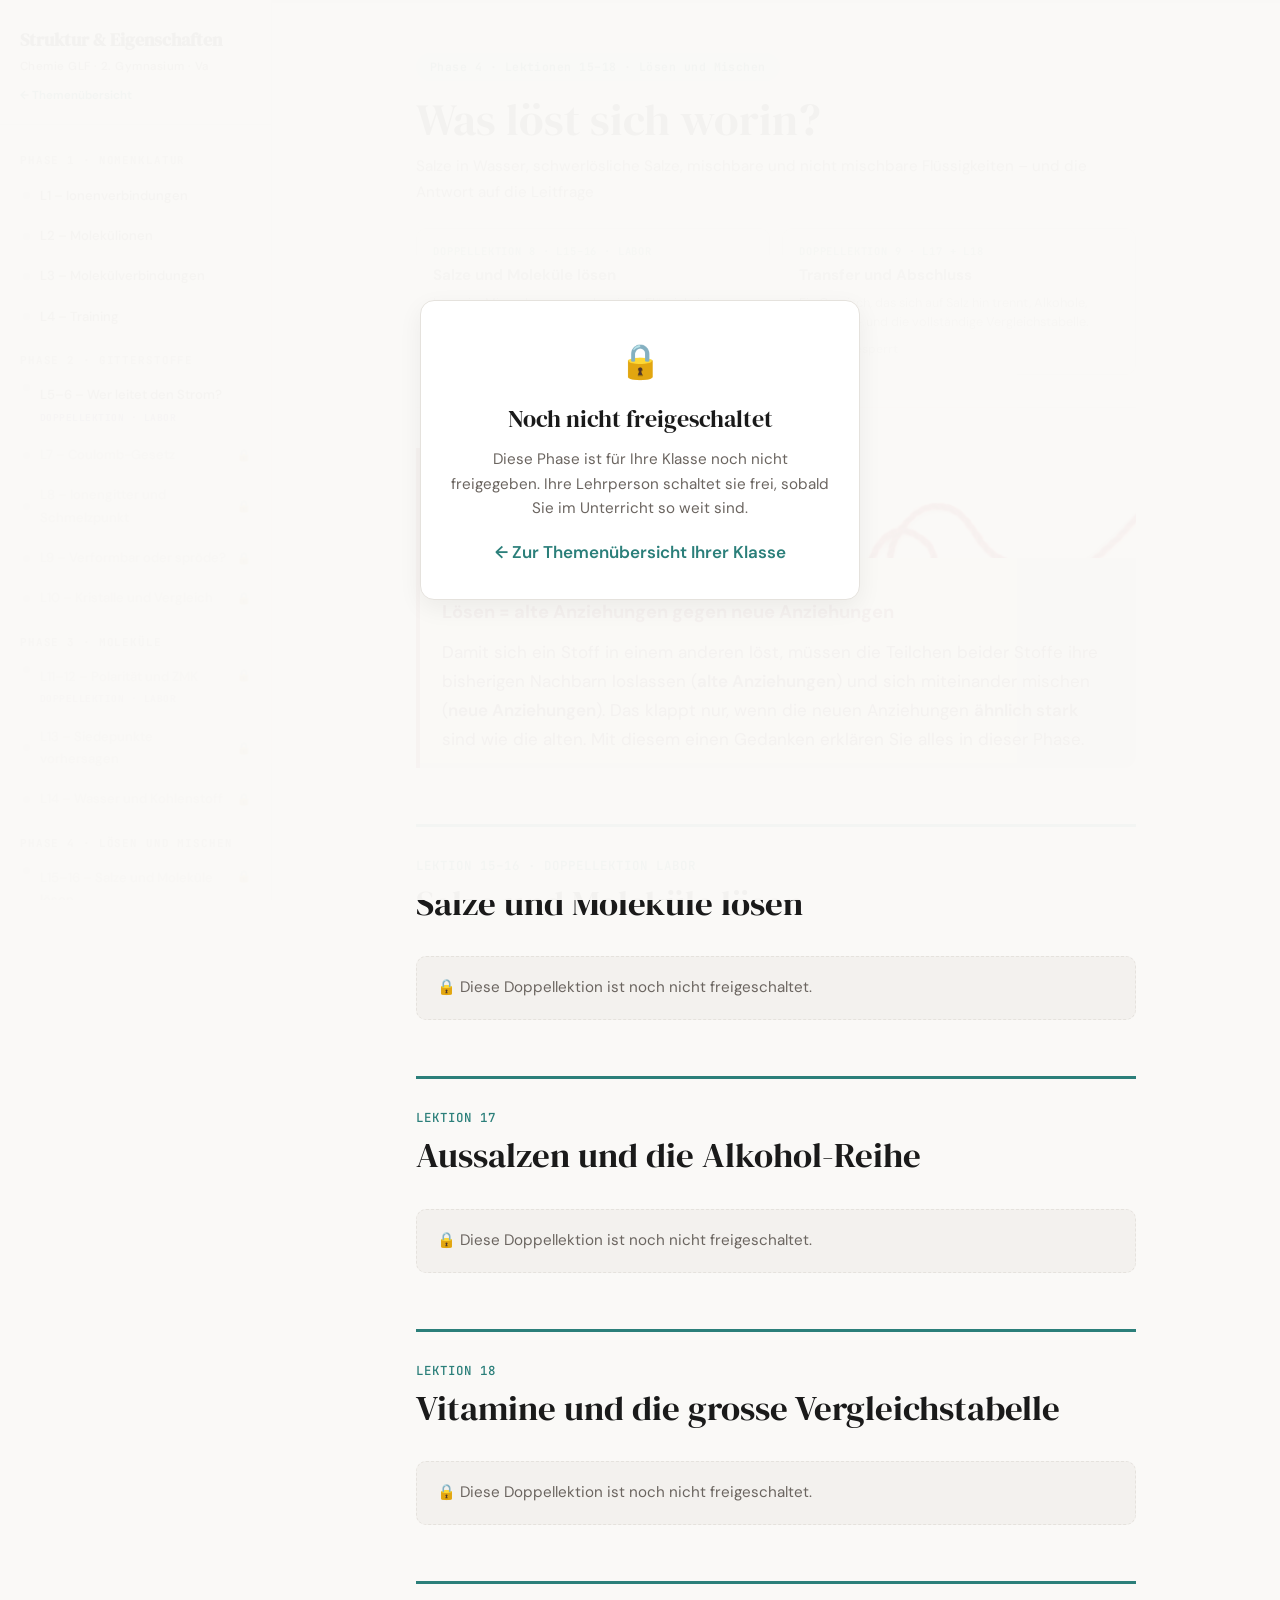
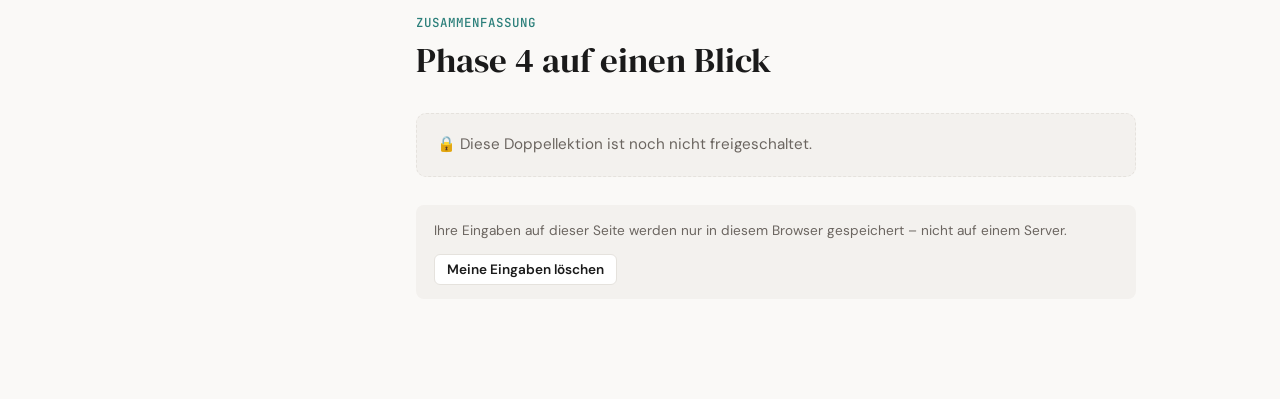
<file: struktur-phase4.html>
<!DOCTYPE html>
<html lang="de">
<head>
<meta charset="UTF-8">
<meta name="viewport" content="width=device-width, initial-scale=1.0">
<title>Struktur & Eigenschaften – Phase 4</title>
<link rel="preconnect" href="https://fonts.googleapis.com">
<link href="https://fonts.googleapis.com/css2?family=DM+Sans:ital,wght@0,400;0,500;0,600;0,700&family=DM+Serif+Display&family=JetBrains+Mono:wght@400;500&display=swap" rel="stylesheet">
<link rel="stylesheet" href="struktur.css?v=20261120c">
</head>
<body>
<div class="layout">

<nav class="sidebar">
  <div class="sidebar-brand"><a href="index.html" style="text-decoration:none; color:inherit;">Struktur &amp; Eigenschaften</a><small>Chemie GLF · 2. Gymnasium · Va</small><a href="index.html" style="display:inline-flex; align-items:center; gap:4px; font-family:var(--sans); font-size:0.72rem; font-weight:600; color:var(--accent); text-decoration:none; margin-top:8px;">&larr; Themenübersicht</a></div>
  <div class="sidebar-phase">Phase 1 · Nomenklatur</div>
  <a href="struktur.html#L1" class="nav-item"><span class="nav-dot"></span><span>L1 – Ionenverbindungen</span></a>
  <a href="struktur.html#L2" class="nav-item"><span class="nav-dot"></span><span>L2 – Molekülionen</span></a>
  <a href="struktur.html#L3" class="nav-item"><span class="nav-dot"></span><span>L3 – Molekülverbindungen</span></a>
  <a href="struktur.html#L4" class="nav-item"><span class="nav-dot"></span><span>L4 – Training</span></a>
  <div class="sidebar-phase">Phase 2 · Gitterstoffe</div>
  <a href="struktur-phase2.html#L5" class="nav-item nav-lab" data-dl="DL3"><span class="nav-dot"></span><span>L5–6 – Wer leitet den Strom?<span class="nav-dl">Doppellektion · Labor</span></span></a>
  <a href="struktur-phase2.html#L7" class="nav-item" data-dl="DL4"><span class="nav-dot"></span><span>L7 – Coulomb-Gesetz</span></a>
  <a href="struktur-phase2.html#L8" class="nav-item" data-dl="DL4"><span class="nav-dot"></span><span>L8 – Ionengitter und Schmelzpunkt</span></a>
  <a href="struktur-phase2.html#L9" class="nav-item" data-dl="DL5"><span class="nav-dot"></span><span>L9 – Verformbar oder spröde?</span></a>
  <a href="struktur-phase2.html#L10" class="nav-item" data-dl="DL5"><span class="nav-dot"></span><span>L10 – Kristalle und Vergleich</span></a>
  <div class="sidebar-phase">Phase 3 · Moleküle</div>
  <a href="struktur-phase3.html#L11" class="nav-item nav-lab" data-dl="DL6"><span class="nav-dot"></span><span>L11–12 – Polarität und ZMK<span class="nav-dl">Doppellektion · Labor</span></span></a>
  <a href="struktur-phase3.html#L13" class="nav-item" data-dl="DL7"><span class="nav-dot"></span><span>L13 – Siedepunkte vorhersagen</span></a>
  <a href="struktur-phase3.html#L14" class="nav-item" data-dl="DL7"><span class="nav-dot"></span><span>L14 – Wasser und Kohlenstoff</span></a>
  <div class="sidebar-phase">Phase 4 · Lösen und Mischen</div>
  <a href="#L15" class="nav-item nav-lab" data-dl="DL8"><span class="nav-dot"></span><span>L15–16 – Salze und Moleküle lösen<span class="nav-dl">Doppellektion · Labor</span></span></a>
  <a href="#L17" class="nav-item" data-dl="DL9"><span class="nav-dot"></span><span>L17 – Aussalzen und Alkohole</span></a>
  <a href="#L18" class="nav-item" data-dl="DL9"><span class="nav-dot"></span><span>L18 – Vitamine und Gesamtüberblick</span></a>
  <a href="#zusammenfassung" class="nav-item" data-dl="DL9"><span class="nav-dot"></span>Zusammenfassung</a>
</nav>

<div class="main-wrap">
<div class="progress-bar"><div class="progress-fill" id="progressFill"></div></div>
<main class="content">
<div class="hero-inline">
  <div class="phase-badge">Phase 4 · Lektionen 15–18 · Lösen und Mischen</div>
  <h1>Was löst sich worin?</h1>
  <p class="subtitle">Salze in Wasser, schwerlösliche Salze, mischbare und nicht mischbare Flüssigkeiten – und die Antwort auf die Leitfrage</p>
  <div class="dl-plan">
    <div class="dl-card" data-dl="DL8">
      <div class="dl-tag">Doppellektion 8 · L15–16 · Labor</div>
      <div class="dl-title">Salze und Moleküle lösen</div>
      <div class="dl-desc">Ionen im Mineralwasser nachweisen, Flüssigkeiten mischen – und warum man Bariumsulfat trinken darf.</div>
    </div>
    <div class="dl-card" data-dl="DL9">
      <div class="dl-tag">Doppellektion 9 · L17 + L18</div>
      <div class="dl-title">Transfer und Abschluss</div>
      <div class="dl-desc">Ein Gemisch, das sich auf Salz hin trennt, Alkohole, Vitamine – und die vollständige Vergleichstabelle.</div>
    </div>
  </div>
</div>

<div class="roter-faden"><img class="rf-banner" src="roter-faden.jpg" width="1501" height="430" alt="Roter Wollknäuel mit Faden"><div class="rf-label">Der rote Faden</div>
  
  <h4>Lösen = alte Anziehungen gegen neue Anziehungen</h4>
  <p style="margin-bottom:0;">Damit sich ein Stoff in einem anderen löst, müssen die Teilchen beider Stoffe ihre bisherigen Nachbarn loslassen (<strong>alte Anziehungen</strong>) und sich miteinander mischen (<strong>neue Anziehungen</strong>). Das klappt nur, wenn die neuen Anziehungen <strong>ähnlich stark</strong> sind wie die alten. Mit diesem einen Gedanken erklären Sie alles in dieser Phase.</p>
</div>

<!-- ============================================================ -->
<!--                        LEKTION 10                            -->
<!-- ============================================================ -->
<section id="L15" data-dl="DL8">
  <div class="lesson-header">
    <div class="lesson-number">Lektion 15–16 · Doppellektion Labor</div>
    <h2>Salze und Moleküle lösen</h2>
  </div>

  <div class="lernziele"><h3>Lernziele</h3><ul>
    <li>Sie können beschreiben, wie sich ein Salz in Wasser löst (Hydrathülle), und die Lösungsgleichung aufschreiben.</li>
    <li>Sie können erklären, warum manche Salze schwerlöslich sind, und mit Löslichkeitsregeln voraussagen, ob beim Mischen zweier Lösungen ein Niederschlag entsteht.</li>
    <li>Sie können eine Fällungsreaktion als Ionengleichung aufschreiben.</li>
    <li>Sie können mit der Regel «Gleiches löst sich in Gleichem» voraussagen, ob zwei Flüssigkeiten mischbar sind.</li>
  </ul></div>

  <h3>15.1 Gift trinken beim Röntgen? <span class="tag-gemeinsam">gemeinsam</span></h3>
  <div class="discovery"><div class="discovery-label">Denken · Austauschen</div>
    <figure class="seitenbild"><img src="roentgen-bariumsulfat.jpg" alt="Röntgenbild des Dickdarms, mit Bariumsulfat-Brei weiss sichtbar gemacht" loading="lazy"><figcaption>Röntgenbild des Dickdarms mit Bariumsulfat-Brei</figcaption></figure>
    <p>Barium-Ionen <span class="f">Ba<sup>2+</sup></span> sind giftig: Schon wenige Gramm Bariumchlorid können tödlich sein. Trotzdem trinken Patientinnen und Patienten vor einer Röntgenuntersuchung von Magen und Darm einen Brei aus <strong>Bariumsulfat</strong> – etwa 200 Gramm. Barium hält Röntgenstrahlen gut zurück, so werden Magen und Darm im Bild sichtbar.</p>
    <p style="margin-bottom:0;">Wie kann das gut gehen? Notieren Sie eine Vermutung. Die Auflösung finden Sie in 15.4.</p>
    <div style="clear:both;"></div>
    <div class="notiz-box" data-key="barium-vermutung" data-label="Ihre Vermutung"></div>
  </div>

  <h3>15.2 Labor: Mineralwasser-Detektive und Mischbarkeit <span class="tag-gemeinsam">Halbklasse</span></h3>
  <div class="lab-box"><div class="experiment-label">Labor</div>
    <p>Die eine Hälfte der Klasse weist im Labor Ionen in Mineralwasser nach und testet, welche Flüssigkeiten sich mischen. Die andere Hälfte arbeitet hier 15.3 bis 15.5 durch – nach 35 Minuten wird gewechselt. Die Versuchsanleitung erhalten Sie im Labor.</p>
  </div>
  <h4>Nach dem Labor</h4>
  <div class="notiz-box" data-key="detektive" data-label="Ihre Ergebnisse: Welche Ionen haben Sie in welchem Mineralwasser nachgewiesen?"></div>
  <div class="aufgabe"><div class="aufgabe-label">Auswerten</div>
    <div id="nachweisFragen"></div>
  </div>

  <h3>15.3 Wie löst sich ein Salz in Wasser? <span class="tag-selbst">selbstständig</span></h3>
  <p>Gibt man einen Salzkristall in Wasser, lagern sich die Wassermoleküle an die Ionen an der Oberfläche des Kristalls an. Die Wassermoleküle sind Dipole: Sie richten ihre negative Seite (O-Atom) zum Kation und ihre positive Seite (H-Atome) zum Anion. Nach und nach lösen sie die Ionen aus dem Gitter. Jedes gelöste Ion ist dann von einer <strong>Hydrathülle</strong> aus Wassermolekülen umgeben.</p>

  <div class="widget">
    <div class="widget-header"><span class="widget-title">Hydratisierte Ionen</span><span class="widget-badge">MODELL</span></div>
    <div class="widget-body">
      <svg id="hydratSvg" viewBox="0 0 520 230" style="width:100%; height:auto; display:block;"></svg>
    </div>
    <div class="widget-caption">Links ein Natrium-Ion, rechts ein Chlorid-Ion, jeweils mit Hydrathülle (vereinfacht, in einer Ebene gezeichnet).</div>
  </div>
  <div class="aufgabe"><div class="aufgabe-label">Modell lesen</div>
    <div id="hydratFragen"></div>
  </div>

  <p>In der Lösungsgleichung kennzeichnet <strong>(s)</strong> einen Feststoff (<em>solid</em>) und <strong>(aq)</strong> ein hydratisiertes, in Wasser gelöstes Teilchen (<em>aquatisiert</em>). Das Wasser, das die Hydrathüllen bildet, steht über dem Reaktionspfeil:</p>
  <div class="gleichung"><span class="f">NaCl(s)</span> <span class="pfeil-h2o"><span class="ueber">H<sub>2</sub>O</span><span class="pf">⟶</span></span> <span class="f">Na<sup>+</sup>(aq)</span> + <span class="f">Cl<sup>−</sup>(aq)</span></div>
  <p style="margin-bottom:4px;">Gleichwertige Schreibweise (beide dürfen verwendet werden):</p>
  <div class="gleichung"><span class="f">NaCl(s)</span> + x <span class="f">H<sub>2</sub>O</span> &nbsp;⟶&nbsp; <span class="f">Na<sup>+</sup>(aq)</span> + <span class="f">Cl<sup>−</sup>(aq)</span></div>
  <div class="glossar"><div class="glossar-label">Alte gegen neue Anziehungen</div>
    <p style="margin-bottom:0;"><strong>Alt:</strong> Ionen im Gitter ziehen sich an, Wassermoleküle halten über H-Brücken zusammen. <strong>Neu:</strong> Ionen ziehen die Dipole des Wassers an (Hydrathülle). Bei Kochsalz sind alte und neue Anziehungen ähnlich stark – es löst sich gut. Beim Lösen wird übrigens kaum Wärme frei; Kochsalzlösung wird sogar minimal kälter.</p>
  </div>

  <h3>15.4 Schwerlösliche Salze und Fällung <span class="tag-selbst">selbstständig</span></h3>
  <p>Nicht jedes Salz löst sich gut. Ziehen sich die Ionen im Gitter sehr stark an – zum Beispiel weil beide zweifach geladen sind –, kann die Hydrathülle sie nicht losreissen. Das Salz ist <strong>schwerlöslich</strong>. Für die häufigsten Ionen gelten diese Regeln:</p>
  <div class="table-scroll"><table class="data-table">
    <tr><th>Ionen</th><th>Löslichkeit</th><th>Ausnahmen</th></tr>
    <tr><td><span class="f">Na<sup>+</sup></span>, <span class="f">K<sup>+</sup></span>, <span class="f">NH<sub>4</sub><sup>+</sup></span></td><td>alle löslich</td><td>–</td></tr>
    <tr><td>Nitrate <span class="f">NO<sub>3</sub><sup>−</sup></span></td><td>alle löslich</td><td>–</td></tr>
    <tr><td>Chloride <span class="f">Cl<sup>−</sup></span></td><td>meist löslich</td><td>schwerlöslich: <span class="f">AgCl</span>, <span class="f">PbCl<sub>2</sub></span></td></tr>
    <tr><td>Sulfate <span class="f">SO<sub>4</sub><sup>2−</sup></span></td><td>meist löslich</td><td>schwerlöslich: <span class="f">BaSO<sub>4</sub></span>, <span class="f">PbSO<sub>4</sub></span>; wenig löslich: <span class="f">CaSO<sub>4</sub></span></td></tr>
    <tr><td>Carbonate <span class="f">CO<sub>3</sub><sup>2−</sup></span></td><td>meist schwerlöslich</td><td>löslich mit <span class="f">Na<sup>+</sup></span>, <span class="f">K<sup>+</sup></span>, <span class="f">NH<sub>4</sub><sup>+</sup></span></td></tr>
  </table></div>

  <p>Mischt man zwei Salzlösungen, deren Ionen zusammen ein schwerlösliches Salz bilden, entsteht sofort ein fester <strong>Niederschlag</strong>. Das ist eine <strong>Fällungsreaktion</strong>. In der Ionengleichung schreibt man nur die Ionen auf, die reagieren:</p>
  <div style="text-align:center; font-size:1.1rem; margin:14px 0 8px;"><span class="f">Ba<sup>2+</sup>(aq)</span> + <span class="f">SO<sub>4</sub><sup>2−</sup>(aq)</span> &nbsp;→&nbsp; <span class="f">BaSO<sub>4</sub>(s)</span></div>
  <p style="text-align:center; font-size:0.86rem; color:var(--text-muted);">Die übrigen Ionen (zum Beispiel <span class="f">Na<sup>+</sup></span> und <span class="f">Cl<sup>−</sup></span>) bleiben gelöst und tauchen in der Ionengleichung nicht auf.</p>

  <div class="aufgabe"><div class="aufgabe-label">Fällt etwas aus? Zwei Lösungen werden gemischt</div>
    <div id="faellFragen"></div>
  </div>

  <div class="aufgabe"><div class="aufgabe-label">Zurück zum Röntgenbrei</div>
    <p>Erklären Sie jetzt, warum man Bariumsulfat trinken darf, Bariumchlorid aber nicht.</p>
    <details class="loesung"><summary>Lösung</summary><div class="inner">
      <p style="margin-bottom:0;">Giftig sind die <strong>gelösten</strong> <span class="f">Ba<sup>2+</sup></span>-Ionen, denn nur sie gelangen ins Blut. Bariumchlorid ist löslich und gibt alle Barium-Ionen frei. Bariumsulfat ist schwerlöslich: Die zweifach geladenen Ionen halten im Gitter so stark zusammen, dass sich praktisch nichts löst. Der Brei wandert durch Magen und Darm und wird wieder ausgeschieden.</p>
    </div></details>
  </div>

  <h3>15.5 Gleiches löst sich in Gleichem <span class="tag-selbst">selbstständig</span></h3>
  <p>Auch bei Molekülstoffen entscheiden alte und neue Anziehungen:</p>
  <ul>
    <li><strong>Zucker löst sich in Wasser.</strong> Ein Zuckermolekül (Saccharose) trägt acht OH-Gruppen. Sie bilden mit den Wassermolekülen H-Brücken – die neuen Anziehungen sind so stark wie die alten.</li>
    <li><strong>Speiseöl mischt sich nicht mit Wasser.</strong> Öl besteht aus langen, unpolaren Kohlenwasserstoff-Ketten und kann keine H-Brücken bilden. Würde es sich zwischen die Wassermoleküle schieben, gingen H-Brücken verloren – ohne Ersatz. Die Wassermoleküle «halten zusammen» und drängen das Öl hinaus.</li>
    <li><strong>Waschbenzin entfernt Fettflecken.</strong> Benzin und Fett sind beide unpolar; zwischen ihren Molekülen wirken Van-der-Waals-Kräfte. Wasser allein löst Fett nicht.</li>
  </ul>
  <div class="merksatz"><div class="merksatz-label">Regel</div>
    <p style="margin-bottom:0;"><strong>Gleiches löst sich in Gleichem.</strong> Polare Stoffe (mit Dipolkräften oder H-Brücken) mischen sich mit polaren, unpolare Stoffe mit unpolaren. Polare Stoffe nennt man auch <strong>hydrophil</strong> (wasserliebend), unpolare <strong>hydrophob</strong> (wasserfürchtend) oder <strong>lipophil</strong> (fettliebend).</p>
  </div>
  <div class="aufgabe"><div class="aufgabe-label">Mischbar oder nicht?</div>
    <div id="mischFragen"></div>
  </div>

  <div class="quiz-section">
    <div class="quiz-header"><div class="quiz-icon">?</div><div class="quiz-title">Verständnischeck – Lektion 15–16</div></div>
    <div class="quiz-sub">Sofortiges Feedback · keine Bewertung · nur für Sie</div>
    <div class="question">
      <div class="q-text"><span class="q-num">1</span>Warum leitet eine Kochsalzlösung den Strom?</div>
      <div class="option" data-correct="false"><span class="radio"></span>Wasser ist ein guter Leiter.</div>
      <div class="option" data-correct="true"><span class="radio"></span>Die hydratisierten Ionen sind beweglich.</div>
      <div class="option" data-correct="false"><span class="radio"></span>Beim Lösen entstehen freie Elektronen.</div>
      <div class="feedback correct">Richtig! Die gelösten Ionen wandern zu den Polen – das ist der Strom.</div>
      <div class="feedback wrong">Nicht ganz. Erinnern Sie sich an den Parcours: Destilliertes Wasser leitet nicht. Die Ladungsträger sind die gelösten Ionen.</div>
    </div>
    <div class="question">
      <div class="q-text"><span class="q-num">2</span>Welche Ionengleichung beschreibt die Fällung von Silberchlorid?</div>
      <div class="option" data-correct="false"><span class="radio"></span><span class="f">AgNO<sub>3</sub> + NaCl → AgCl + NaNO<sub>3</sub></span></div>
      <div class="option" data-correct="true"><span class="radio"></span><span class="f">Ag<sup>+</sup>(aq) + Cl<sup>−</sup>(aq) → AgCl(s)</span></div>
      <div class="option" data-correct="false"><span class="radio"></span><span class="f">Na<sup>+</sup>(aq) + NO<sub>3</sub><sup>−</sup>(aq) → NaNO<sub>3</sub>(s)</span></div>
      <div class="feedback correct">Richtig! Nur die Ionen, die den Niederschlag bilden, stehen in der Ionengleichung.</div>
      <div class="feedback wrong">Nicht ganz. Die Ionengleichung enthält nur die reagierenden Ionen mit (aq) und den Niederschlag mit (s). Natriumnitrat bleibt gelöst.</div>
    </div>
    <div class="question">
      <div class="q-text"><span class="q-num">3</span>Warum löst sich Fett nicht in Wasser?</div>
      <div class="option" data-correct="false"><span class="radio"></span>Fett ist schwerer als Wasser.</div>
      <div class="option" data-correct="true"><span class="radio"></span>Fett ist unpolar und kann keine H-Brücken mit Wasser bilden.</div>
      <div class="option" data-correct="false"><span class="radio"></span>Fett besteht aus Ionen.</div>
      <div class="feedback correct">Richtig! Gleiches löst sich in Gleichem – Fett löst sich in unpolarem Heptan oder Benzin.</div>
      <div class="feedback wrong">Nicht ganz. Fett schwimmt sogar auf Wasser. Entscheidend ist, dass Fett unpolar ist.</div>
    </div>
  </div>

  <h4>Aufgaben zu Lektion 15–16</h4>
  <div class="task-links">
    <div class="task-card print">
      <div class="task-card-icon">&#128196;</div>
      <div class="task-card-title">Auswertung Labor</div>
      <div class="task-card-desc">Beantworten Sie die Auswertungsfragen auf den Laborblättern (Hausaufgabe).</div>
    </div>
    <div class="task-card print">
      <div class="task-card-icon">&#128214;</div>
      <div class="task-card-title">Aufgabendossier Phase 4</div>
      <div class="task-card-desc">Aufgaben <span class="nrs">6-47 bis 6-53</span> · Die Lösungen finden Sie auf OneNote.</div>
    </div>
  </div>
</section>

<!-- ============================================================ -->
<!--                        LEKTION 11                            -->
<!-- ============================================================ -->
<section id="L17" data-dl="DL9">
  <div class="lesson-header">
    <div class="lesson-number">Lektion 17</div>
    <h2>Aussalzen und die Alkohol-Reihe</h2>
  </div>
  <div class="lernziele"><h3>Lernziele</h3><ul>
    <li>Sie können das Aussalzen eines Ethanol-Wasser-Gemischs mit alten und neuen Anziehungen erklären.</li>
    <li>Sie können erklären, warum die Wasserlöslichkeit der Alkohole mit zunehmender Kettenlänge abnimmt.</li>
  </ul></div>

  <h3>17.1 Aussalzen: Ein Gemisch trennt sich <span class="tag-gemeinsam">gemeinsam</span></h3>
  <p>Wasser und Ethanol mischen sich in jedem Verhältnis. Gibt man aber viel Kaliumcarbonat <span class="f">K<sub>2</sub>CO<sub>3</sub></span> dazu und schüttelt, trennt sich das Gemisch in zwei Schichten. Zwei Farbstoffe, die unter UV-Licht leuchten, zeigen, wo sich was befindet.</p>
  <div class="notiz-box" data-key="aussalzen" data-label="Ihre Beobachtungen"></div>
  <div class="aufgabe"><div class="aufgabe-label">Deuten</div>
    <div id="aussalzFragen"></div>
    <div class="zeichen-box" data-extra="ethanol" data-key="aussalzen-modell" data-label="Zeichnen Sie ein Modell des Ethanol-Wasser-Gemischs vor und nach dem Aussalzen mit K₂CO₃!"></div>
  </div>

  <h3>17.2 Die Alkohol-Reihe: Wo kippt die Mischbarkeit? <span class="tag-selbst">selbstständig</span></h3>
  <p>Alkohole haben eine OH-Gruppe und eine Kette aus C- und H-Atomen. Die <strong>OH-Gruppe</strong> ist polar und bildet H-Brücken mit Wasser (hydrophil). Die <strong>Kohlenwasserstoff-Kette</strong> ist unpolar (hydrophob).</p>
  <div class="widget">
    <div class="widget-header"><span class="widget-title">Löslichkeit der Alkohole in Wasser (20 °C)</span><span class="widget-badge">DATEN</span></div>
    <div class="widget-body"><div id="alkBars"></div></div>
    <div class="widget-caption">Grau: unpolare Kette (Anzahl C-Atome). Blau: polare OH-Gruppe. Werte gerundet.</div>
  </div>
  <div class="aufgabe"><div class="aufgabe-label">Erklären</div>
    <div id="alkFragen"></div>
  </div>

</section>

<section id="L18" data-dl="DL9">
  <div class="lesson-header">
    <div class="lesson-number">Lektion 18</div>
    <h2>Vitamine und die grosse Vergleichstabelle</h2>
  </div>
  <div class="lernziele"><h3>Lernziele</h3><ul>
    <li>Sie können aus der Struktur eines Moleküls ableiten, ob es wasser- oder fettlöslich ist (Vitamine).</li>
    <li>Sie können für Metalle, Salze, Molekülstoffe und Atomgitter die Eigenschaften mit den Teilchen und ihren Anziehungen begründen.</li>
  </ul></div>

  <h3>18.1 Vitamine: wasser- oder fettlöslich? <span class="tag-selbst">selbstständig</span></h3>
  <p>Mit derselben Überlegung lässt sich vorhersagen, wie unser Körper mit Vitaminen umgeht. Überlegen Sie bei jeder Karte zuerst selbst.</p>
  <div class="stoff-reveal">
    <button class="sr-card" type="button" data-key="vit-c"><span class="sr-front"><span class="sr-formel">Vitamin C</span><span class="sr-frage">Kleines Molekül mit 6 C-Atomen und <strong>4 OH-Gruppen</strong>. Wasser- oder fettlöslich?</span><span class="sr-tipp">Überlegen – dann klicken ↻</span></span><span class="sr-back"><span class="sr-name">Wasserlöslich</span><span class="sr-text">Die vielen OH-Gruppen bilden H-Brücken mit Wasser. Vitamin C löst sich im Blut. Was der Körper nicht braucht, wird mit dem Urin ausgeschieden – man muss es regelmässig aufnehmen.</span></span></button>
    <button class="sr-card" type="button" data-key="vit-a"><span class="sr-front"><span class="sr-formel">Vitamin A</span><span class="sr-frage">Grosses Molekül mit 20 C-Atomen und <strong>nur einer OH-Gruppe</strong>. Wasser- oder fettlöslich?</span><span class="sr-tipp">Überlegen – dann klicken ↻</span></span><span class="sr-back"><span class="sr-name">Fettlöslich</span><span class="sr-text">Der lange Kohlenwasserstoff-Teil überwiegt. Vitamin A wird im Fettgewebe und in der Leber gespeichert. Darum kann man es überdosieren – und Karottensalat braucht etwas Öl.</span></span></button>
  </div>

  <h3 id="vergleich-gesamt">18.2 Die grosse Vergleichstabelle <span class="tag-selbst">selbstständig</span></h3>
  <p>Hier ist die Antwort auf die Leitfrage – für alle vier Stoffklassen. Die Tabelle setzt Ihre Teiltabellen aus Lektion 10 (<a href="struktur-phase2.html#vergleich-p2">10.2</a>) und Lektion 14 (<a href="struktur-phase3.html#vergleich-p3">14.3</a>) zusammen. Neu ist die Zeile <strong>Löslichkeit in Wasser</strong>. Prüfen Sie am Schluss die ganze Tabelle – sie ist die beste Vorbereitung auf die Prüfung.</p>
  <p class="ct-import" id="ctImport" style="font-size:0.88rem; color:var(--text-muted);"></p>
  <div class="check-table" data-key="vergleich-gesamt">
    <div class="table-scroll"><table class="data-table">
      <tr><th></th><th>Metall</th><th>Salz</th><th>Molekülstoff</th><th>Atomgitter</th></tr>
      <tr><td><strong>Teilchen</strong></td>
        <td><select data-answer="r"><option value="r">Atomrümpfe + e⁻</option><option value="i">Ionen</option><option value="m">Moleküle</option><option value="a">Atome (Netz)</option></select></td>
        <td><select data-answer="i"><option value="r">Atomrümpfe + e⁻</option><option value="i">Ionen</option><option value="m">Moleküle</option><option value="a">Atome (Netz)</option></select></td>
        <td><select data-answer="m"><option value="r">Atomrümpfe + e⁻</option><option value="i">Ionen</option><option value="m">Moleküle</option><option value="a">Atome (Netz)</option></select></td>
        <td><select data-answer="a"><option value="r">Atomrümpfe + e⁻</option><option value="i">Ionen</option><option value="m">Moleküle</option><option value="a">Atome (Netz)</option></select></td></tr>
      <tr><td><strong>Schmelzpunkt</strong></td>
        <td><select data-answer="h"><option value="t">meist tief</option><option value="h">meist hoch</option></select></td>
        <td><select data-answer="h"><option value="t">meist tief</option><option value="h">meist hoch</option></select></td>
        <td><select data-answer="t"><option value="t">meist tief</option><option value="h">meist hoch</option></select></td>
        <td><select data-answer="h"><option value="t">meist tief</option><option value="h">meist hoch</option></select></td></tr>
      <tr><td><strong>Leitfähigkeit fest</strong></td>
        <td><select data-answer="j"><option value="j">leitet</option><option value="n">leitet nicht</option></select></td>
        <td><select data-answer="n"><option value="j">leitet</option><option value="n">leitet nicht</option></select></td>
        <td><select data-answer="n"><option value="j">leitet</option><option value="n">leitet nicht</option></select></td>
        <td>leitet nicht<br><small>(Ausnahme Graphit)</small></td></tr>
      <tr><td><strong>Leitfähigkeit geschmolzen oder gelöst</strong></td>
        <td><select data-answer="j"><option value="j">leitet</option><option value="n">leitet nicht</option></select></td>
        <td><select data-answer="j"><option value="j">leitet</option><option value="n">leitet nicht</option></select></td>
        <td><select data-answer="n"><option value="j">leitet</option><option value="n">leitet nicht</option></select></td>
        <td>–</td></tr>
      <tr><td><strong>Löslichkeit in Wasser</strong></td>
        <td><select data-answer="u"><option value="u">unlöslich</option><option value="o">oft löslich</option><option value="p">je nach Polarität</option></select></td>
        <td><select data-answer="o"><option value="u">unlöslich</option><option value="o">oft löslich</option><option value="p">je nach Polarität</option></select></td>
        <td><select data-answer="p"><option value="u">unlöslich</option><option value="o">oft löslich</option><option value="p">je nach Polarität</option></select></td>
        <td><select data-answer="u"><option value="u">unlöslich</option><option value="o">oft löslich</option><option value="p">je nach Polarität</option></select></td></tr>
      <tr><td><strong>Beispiel</strong></td><td>Kupfer, Eisen</td><td>Kochsalz, Kalk</td><td>Wasser, Zucker, Heptan</td><td>Diamant, Quarz</td></tr>
    </table></div>
    <div class="sim-controls"><button class="btn primary ct-check">Prüfen</button><button class="btn ct-solve" disabled>Lösung ab 13 richtigen</button><span class="ct-msg"></span></div>
  </div>

  <div class="merksatz"><div class="merksatz-label">Die Antwort auf die Leitfrage</div>
    <p>Die Eigenschaften eines Stoffes folgen aus <strong>seinen Teilchen</strong> und <strong>der Stärke ihrer Anziehung</strong>:</p>
    <ul>
      <li><strong>Gitter aus geladenen Teilchen oder aus Atomen</strong> (Metall, Salz, Atomgitter): starke Anziehung im ganzen Gitter → hohe Schmelzpunkte.</li>
      <li><strong>Moleküle:</strong> schwache Kräfte zwischen den Molekülen → tiefe Schmelz- und Siedepunkte.</li>
      <li><strong>Leitfähigkeit:</strong> nur mit beweglichen Ladungsträgern (Elektronen oder Ionen).</li>
      <li><strong>Lösen:</strong> nur wenn die neuen Anziehungen ähnlich stark sind wie die alten – Gleiches löst sich in Gleichem.</li>
    </ul>
  </div>

  <div class="quiz-section">
    <div class="quiz-header"><div class="quiz-icon">?</div><div class="quiz-title">Verständnischeck – Lektion 17–18</div></div>
    <div class="quiz-sub">Sofortiges Feedback · keine Bewertung · nur für Sie</div>
    <div class="question">
      <div class="q-text"><span class="q-num">1</span>Welcher Alkohol mischt sich am besten mit Heptan?</div>
      <div class="option" data-correct="false"><span class="radio"></span>Methanol</div>
      <div class="option" data-correct="false"><span class="radio"></span>Ethanol</div>
      <div class="option" data-correct="true"><span class="radio"></span>1-Hexanol</div>
      <div class="feedback correct">Richtig! Die lange unpolare Kette passt gut zum unpolaren Heptan.</div>
      <div class="feedback wrong">Nicht ganz. Heptan ist unpolar. Welcher Alkohol hat den grössten unpolaren Anteil?</div>
    </div>
    <div class="question">
      <div class="q-text"><span class="q-num">2</span>Ein unbekannter Stoff schmilzt bei 80 °C, leitet weder fest noch geschmolzen und löst sich nicht in Wasser, aber in Heptan. Was ist er am ehesten?</div>
      <div class="option" data-correct="false"><span class="radio"></span>ein Metall</div>
      <div class="option" data-correct="false"><span class="radio"></span>ein Salz</div>
      <div class="option" data-correct="true"><span class="radio"></span>ein unpolarer Molekülstoff</div>
      <div class="option" data-correct="false"><span class="radio"></span>ein Atomgitter</div>
      <div class="feedback correct">Richtig! Tiefer Schmelzpunkt → Moleküle; löslich in Heptan → unpolar. (Zum Beispiel Naphthalin, früher in Mottenkugeln.)</div>
      <div class="feedback wrong">Nicht ganz. Der tiefe Schmelzpunkt schliesst alle Gitterstoffe aus.</div>
    </div>
  </div>

  <h4>Aufgaben zu Lektion 17–18</h4>
  <div class="task-links">
    <div class="task-card print">
      <div class="task-card-icon">&#128214;</div>
      <div class="task-card-title">Aufgabendossier Phase 4</div>
      <div class="task-card-desc">Aufgaben <span class="nrs">6-54 bis 6-59</span> · Die Lösungen finden Sie auf OneNote.</div>
    </div>
    <div class="task-card print">
      <div class="task-card-icon">&#129514;</div>
      <div class="task-card-title">Zusatz für Schnelle</div>
      <div class="task-card-desc">Experiment: Aluminium-Ionen in Deos nachweisen (Anleitung bei der Lehrperson)</div>
    </div>
  </div>
</section>

<!-- ============================================================ -->
<!--                     ZUSAMMENFASSUNG                          -->
<!-- ============================================================ -->
<section id="zusammenfassung" data-dl="DL9">
  <div class="lesson-header">
    <div class="lesson-number">Zusammenfassung</div>
    <h2>Phase 4 auf einen Blick</h2>
  </div>
  <div class="summary-grid">
    <div class="summary-card"><h4>Salze lösen</h4><p>Wasserdipole bilden eine <strong>Hydrathülle</strong> um die Ionen.<br><span class="f">NaCl(s) <sup style="font-size:0.7em;">H₂O</sup>→ Na<sup>+</sup>(aq) + Cl<sup>−</sup>(aq)</span></p></div>
    <div class="summary-card"><h4>Fällung</h4><p>Ionen eines schwerlöslichen Salzes treffen sich → Niederschlag.<br><span class="f">Ba<sup>2+</sup>(aq) + SO<sub>4</sub><sup>2−</sup>(aq) → BaSO<sub>4</sub>(s)</span></p></div>
    <div class="summary-card"><h4>Gleiches löst Gleiches</h4><p>Polar mischt sich mit polar (hydrophil), unpolar mit unpolar (lipophil). Lange Ketten machen Moleküle hydrophob.</p></div>
    <div class="summary-card"><h4>Alt gegen neu</h4><p>Ein Stoff löst sich, wenn die neuen Anziehungen ähnlich stark sind wie die alten.</p></div>
  </div>

  <div id="formsBlock" style="margin-top:40px; padding-top:28px; border-top: 1px solid var(--border); display:none;">
    <h4 style="margin-top:0;">Lernkontrolle Phase 4</h4>
    <p style="font-size:0.9rem; color:var(--text-muted); margin-bottom:14px;">Multiple-Choice zum Grundverständnis der gesamten Phase 4.</p>
    <div class="task-links">
      <a class="task-card forms" id="formsLink" href="#" target="_blank">
        <div class="task-card-icon">&#128203;</div>
        <div class="task-card-title">MC-Lernkontrolle: Phase 4 abschliessen</div>
        <div class="task-card-desc">MS Forms · 12 Fragen, pro Frage 0–4 richtige Antworten · Lektion 15–18</div>
      </a>
    </div>
  </div>
</section>


  <div style="margin-top:28px; padding:14px 18px; background:var(--bg-alt); border-radius:8px; font-size:0.85rem; color:var(--text-muted); display:flex; flex-wrap:wrap; gap:12px; align-items:center; justify-content:space-between;">
    <span>Ihre Eingaben auf dieser Seite werden nur in diesem Browser gespeichert – nicht auf einem Server.</span>
    <button class="btn" onclick="resetFortschritt()">Meine Eingaben löschen</button>
  </div>
</main>
</div>
</div>

<script>window.PAGE = { key: 'struktur-4', forms: 'https://forms.cloud.microsoft/Pages/ResponsePage.aspx?id=rQuDwrIivEKqXe-HgrWYGz2j0qfMSOpEqRiOQYLBt2dUN0xPMDhVNzYzNE1BOVMwVU1TT1NRM09TQy4u' };</script>
<script src="zeichenfeld.js?v=20261120d"></script>
<script src="phase-tools.js?v=20261120c"></script>
<script>
/* ================= L10: Nachweisreaktionen ================= */
const IONOPT = [{ v: 'so4', l: 'Sulfat-Ionen' }, { v: 'cl', l: 'Chlorid-Ionen' }, { v: 'co3', l: '(Hydrogen-)Carbonat-Ionen' }, { v: 'na', l: 'Natrium-Ionen' }];
renderChoices('nachweisFragen', [
  { p: 'Mit Bariumchlorid-Lösung entsteht ein weisser Niederschlag. Welche Ionen haben Sie nachgewiesen?', a: 'so4',
    ok: 'Richtig. Es fällt Bariumsulfat aus: <span class="f">Ba<sup>2+</sup>(aq) + SO<sub>4</sub><sup>2−</sup>(aq) → BaSO<sub>4</sub>(s)</span>.', no: 'Welches schwerlösliche Bariumsalz steht in der Tabelle in 10.4?' },
  { p: 'Nach dem Ansäuern mit Salpetersäure entsteht mit Silbernitrat-Lösung ein weisser Niederschlag. Welche Ionen?', a: 'cl',
    ok: 'Richtig. Es fällt Silberchlorid aus: <span class="f">Ag<sup>+</sup>(aq) + Cl<sup>−</sup>(aq) → AgCl(s)</span>.', no: 'Welches Silbersalz ist schwerlöslich?' },
  { p: 'Beim Zugeben von Salzsäure schäumt die Probe, es entsteht Kohlenstoffdioxid. Welche Ionen?', a: 'co3',
    ok: 'Richtig. Mit Säure entsteht aus Carbonat- und Hydrogencarbonat-Ionen <span class="f">CO<sub>2</sub></span>. Mineralwasser enthält vor allem Hydrogencarbonat.', no: 'Das Gas ist CO₂. Welches Ion enthält C und O?' }
], IONOPT);

/* ================= L10: Hydrathülle ================= */
(function () {
  const svg = $id('hydratSvg'); if (!svg) return;
  const A = Math.PI / 180;
  const txt = (x, y, t, fill, size) => `<text x="${x}" y="${y}" text-anchor="middle" font-size="${size || 13}" font-weight="700" fill="${fill}" font-family="DM Sans, sans-serif">${t}</text>`;
  const water = (ox, oy, h1, h2) => `<line x1="${ox}" y1="${oy}" x2="${h1[0]}" y2="${h1[1]}" stroke="#555" stroke-width="2.5"/><line x1="${ox}" y1="${oy}" x2="${h2[0]}" y2="${h2[1]}" stroke="#555" stroke-width="2.5"/>`
    + `<circle cx="${ox}" cy="${oy}" r="13" fill="#d0574a"/>${txt(ox, oy + 5, 'O', 'white')}`
    + `<circle cx="${h1[0]}" cy="${h1[1]}" r="8" fill="white" stroke="#888"/><circle cx="${h2[0]}" cy="${h2[1]}" r="8" fill="white" stroke="#888"/>`;
  let s = '';
  // Kation: O zeigt zum Ion
  const nx = 130, ny = 115;
  for (let i = 0; i < 6; i++) {
    const p = (i * 60 + 30) * A, ox = nx + 68 * Math.cos(p), oy = ny + 68 * Math.sin(p);
    const h = q => [ox + 22 * Math.cos(p + q * A), oy + 22 * Math.sin(p + q * A)];
    s += water(ox, oy, h(52), h(-52));
  }
  s += `<circle cx="${nx}" cy="${ny}" r="26" fill="#7d5ab5"/>${txt(nx, ny + 6, 'Na⁺', 'white', 15)}`;
  // Anion: ein H zeigt zum Ion
  const cx = 390, cy = 115;
  for (let i = 0; i < 6; i++) {
    const p = (i * 60) * A, ox = cx + 78 * Math.cos(p), oy = cy + 78 * Math.sin(p);
    const h1 = [ox - 22 * Math.cos(p), oy - 22 * Math.sin(p)];
    const q = p + Math.PI - 104.5 * A;
    const h2 = [ox + 22 * Math.cos(q), oy + 22 * Math.sin(q)];
    s += water(ox, oy, h1, h2);
  }
  s += `<circle cx="${cx}" cy="${cy}" r="34" fill="#3f9a4f"/>${txt(cx, cy + 6, 'Cl⁻', 'white', 15)}`;
  svg.innerHTML = s;
})();

renderChoices('hydratFragen', [
  { p: 'Welcher Teil der Wassermoleküle zeigt zum Natrium-Ion?', a: 'o',
    options: [{ v: 'o', l: 'das O-Atom (δ−)' }, { v: 'h', l: 'die H-Atome (δ+)' }],
    ok: 'Richtig. Das positive Ion zieht die negative Seite des Dipols an.', no: 'Na⁺ ist positiv. Welches Ende des Wasserdipols wird angezogen?' },
  { p: 'Welcher Teil der Wassermoleküle zeigt zum Chlorid-Ion?', a: 'h',
    options: [{ v: 'o', l: 'das O-Atom (δ−)' }, { v: 'h', l: 'ein H-Atom (δ+)' }],
    ok: 'Richtig. Das negative Ion zieht die positiven H-Atome an.', no: 'Cl⁻ ist negativ. Welches Ende des Wasserdipols wird angezogen?' }
]);

/* ================= L10: Fällung ================= */
const JN = [{ v: 'ja', l: 'Niederschlag' }, { v: 'nein', l: 'kein Niederschlag' }];
renderChoices('faellFragen', [
  { p: 'Bariumchlorid-Lösung + Natriumsulfat-Lösung', a: 'ja', ok: 'Richtig: <span class="f">BaSO<sub>4</sub></span> fällt aus. Natrium- und Chlorid-Ionen bleiben gelöst.', no: 'Welche Ionen treffen neu aufeinander? Schauen Sie bei den Sulfaten nach.' },
  { p: 'Natriumchlorid-Lösung + Kaliumnitrat-Lösung', a: 'nein', ok: 'Richtig. Alle möglichen Kombinationen (NaNO₃, KCl) sind löslich – die Ionen bleiben einfach gemischt.', no: 'Natrium-, Kalium- und Nitratsalze sind alle löslich.' },
  { p: 'Silbernitrat-Lösung + Natriumchlorid-Lösung', a: 'ja', ok: 'Richtig: <span class="f">AgCl</span> fällt aus. Das ist der Nachweis für Chlorid-Ionen.', no: 'Silber-Ionen treffen auf Chlorid-Ionen. Schauen Sie bei den Chloriden nach.' },
  { p: 'Calciumchlorid-Lösung + Natriumcarbonat-Lösung', a: 'ja', ok: 'Richtig: <span class="f">CaCO<sub>3</sub></span> (Kalk) fällt aus. So entsteht Kalk in Wasserkochern.', no: 'Calcium-Ionen treffen auf Carbonat-Ionen. Schauen Sie bei den Carbonaten nach.' },
  { p: 'Kaliumchlorid-Lösung + Natriumnitrat-Lösung', a: 'nein', ok: 'Richtig. NaCl und KNO₃ sind beide löslich.', no: 'Natrium-, Kalium- und Nitratsalze sind alle löslich.' }
], JN);

/* ================= L10: Mischbarkeit ================= */
const MISCH = [{ v: 'ja', l: 'mischbar' }, { v: 'nein', l: 'nicht mischbar' }];
renderChoices('mischFragen', [
  { p: 'Wasser und Aceton (Nagellackentferner)', a: 'ja', ok: 'Richtig. Aceton ist polar, und Wasser kann H-Brücken zu seinem O-Atom bilden.', no: 'Aceton enthält eine polare C=O-Gruppe mit freien Elektronenpaaren am O.' },
  { p: 'Wasser und Kerzenwachs (Paraffin)', a: 'nein', ok: 'Richtig. Paraffin besteht aus langen, unpolaren Kohlenwasserstoff-Ketten – die Wassermoleküle bleiben unter sich.', no: 'Kerzenwachs besteht nur aus C- und H-Atomen in langen Ketten.' },
  { p: 'Waschbenzin und Kerzenwachs', a: 'ja', ok: 'Richtig. Beide unpolar, zwischen beiden wirken Van-der-Waals-Kräfte. Gleiches löst sich in Gleichem.', no: 'Beide Stoffe sind unpolar – Gleiches löst sich in Gleichem.' },
  { p: 'Speiseöl und Zucker', a: 'nein', ok: 'Richtig. Zucker ist mit seinen vielen OH-Gruppen stark polar, Öl unpolar. Der Zucker bleibt als Bodensatz liegen.', no: 'Zucker hat viele OH-Gruppen (polar), Öl ist unpolar.' }
], MISCH);

/* ================= L11: Aussalzen ================= */
renderChoices('aussalzFragen', [
  { p: 'Welche Schicht liegt oben?', a: 'e',
    options: [{ v: 'e', l: 'die ethanolreiche Schicht' }, { v: 'w', l: 'die wasserreiche Schicht' }],
    ok: 'Richtig. Ethanol hat eine kleinere Dichte (0.79 g/cm³) als Wasser.', no: 'Vergleichen Sie die Dichten: Ethanol 0.79 g/cm³, Wasser 1.00 g/cm³ – und die Salzlösung ist noch dichter.' },
  { p: 'Wo befindet sich das gelöste Kaliumcarbonat?', a: 'w',
    options: [{ v: 'e', l: 'in der Ethanolschicht' }, { v: 'w', l: 'in der Wasserschicht' }],
    ok: 'Richtig. Die Ionen sind von Hydrathüllen aus Wassermolekülen umgeben.', no: 'Ionen werden von Dipolen umhüllt. Welches Lösungsmittel ist der stärkere Dipol und bildet die Hydrathüllen?' },
  { p: 'Warum trennt sich das Gemisch?', a: 'h',
    options: [{ v: 'h', l: 'Die Ionen binden sehr viele Wassermoleküle in Hydrathüllen. Für das Ethanol bleibt zu wenig «freies» Wasser.' }, { v: 'r', l: 'Kaliumcarbonat reagiert mit Ethanol zu einem neuen Stoff.' }, { v: 'd', l: 'Das Salz macht das Ethanol schwerer.' }],
    ok: 'Genau. Die neuen Anziehungen Ion–Wasser sind stärker als Ethanol–Wasser. Das Wasser «entscheidet sich» für die Ionen.', no: 'Denken Sie an alte gegen neue Anziehungen: Wer zieht die Wassermoleküle stärker an – Ionen oder Ethanol-Moleküle?' }
]);

/* ================= L11: Alkohol-Reihe ================= */
(function () {
  const box = $id('alkBars'); if (!box) return;
  const ALK = [['Methanol', 1, 'unbegrenzt mischbar'], ['Ethanol', 2, 'unbegrenzt mischbar'], ['1-Propanol', 3, 'unbegrenzt mischbar'], ['1-Butanol', 4, 'ca. 75 g/L'], ['1-Pentanol', 5, 'ca. 22 g/L'], ['1-Hexanol', 6, 'ca. 6 g/L']];
  box.innerHTML = ALK.map(([n, c, l]) => {
    let chain = '';
    for (let i = 0; i < c; i++) chain += `<circle cx="${14 + i * 22}" cy="14" r="10" fill="#9a9a9a"/>`;
    chain += `<circle cx="${14 + c * 22 + 4}" cy="14" r="12" fill="#4a7ab5"/><text x="${14 + c * 22 + 4}" y="18" text-anchor="middle" font-size="10" font-weight="700" fill="white" font-family="DM Sans, sans-serif">OH</text>`;
    const unb = l.startsWith('unbegrenzt');
    return `<div style="display:flex; flex-wrap:wrap; column-gap:12px; row-gap:2px; align-items:center; padding:6px 0; border-bottom:1px dashed var(--border); font-size:0.88rem;"><strong style="width:90px;">${n}</strong><svg viewBox="0 0 170 28" style="width:170px; height:28px;">${chain}</svg><span style="color:${unb ? 'var(--correct-text)' : 'var(--text)'}; font-weight:${unb ? 600 : 400};">${l}</span></div>`;
  }).join('');
})();

renderChoices('alkFragen', [
  { p: 'Ab welchem Alkohol ist die Löslichkeit in Wasser begrenzt?', a: 'but',
    options: [{ v: 'eth', l: 'Ethanol' }, { v: 'prop', l: '1-Propanol' }, { v: 'but', l: '1-Butanol' }, { v: 'hex', l: '1-Hexanol' }],
    ok: 'Richtig. Ab vier C-Atomen kippt das Gleichgewicht: Der unpolare Teil wird zu gross.', no: 'Lesen Sie in der Tabelle ab, wo «unbegrenzt mischbar» aufhört.' },
  { p: 'Warum nimmt die Wasserlöslichkeit mit der Kettenlänge ab?', a: 'k',
    options: [{ v: 'k', l: 'Die unpolare Kette wird länger, der Anteil der OH-Gruppe kleiner.' }, { v: 'o', l: 'Längere Alkohole haben keine OH-Gruppe mehr.' }, { v: 's', l: 'Längere Alkohole sind schwerer als Wasser.' }],
    ok: 'Richtig. Jedes Molekül hat nur eine OH-Gruppe, die H-Brücken bilden kann. Die immer längere Kette stört die H-Brücken des Wassers.', no: 'Alle Alkohole haben genau eine OH-Gruppe. Was ändert sich von Zeile zu Zeile?' }
]);

/* ================= L11: Vergleichstabelle aus 7.5 und 9.6 übernehmen ================= */
(function () {
  const wrap = document.querySelector('.check-table[data-key="vergleich-gesamt"]'); if (!wrap) return;
  const read = k => { try { return JSON.parse(localStorage.getItem('glf-fortschritt-' + k)) || {}; } catch (e) { return {}; } };
  const p2 = ((read('struktur-2')['tabelle:vergleich-p2'] || {}).vals) || [];
  const p3 = ((read('struktur-3')['tabelle:vergleich-p3'] || {}).vals) || [];
  const T = { rumpf: 'r', ion: 'i', mol: 'm', atom: 'a', tief: 't', hoch: 'h', ja: 'j', nein: 'n' };
  // Reihenfolge der Auswahlfelder in 11.4 (zeilenweise) → Quelle
  const MAP = [[p2, 0], [p2, 1], [p3, 0], [p3, 1], [p2, 2], [p2, 3], [p3, 4], [p3, 5], [p2, 4], [p2, 5], [p3, 6], [p2, 6], [p2, 7], [p3, 8]];
  const sels = [...wrap.querySelectorAll('select')];
  let n = 0;
  MAP.forEach(([src, i], k) => {
    const v = T[src[i]];
    if (v && sels[k] && !sels[k].value) { sels[k].value = v; n++; }
  });
  if (n) {
    const st = store['tabelle:vergleich-gesamt'] = store['tabelle:vergleich-gesamt'] || {};
    st.vals = sels.map(x => x.value); saveStore();
  }
  const filled = sels.filter(s => s.value).length;
  $id('ctImport').textContent = n
    ? n + ' Einträge aus 10.2 und 14.3 übernommen. Ergänzen Sie die fehlenden Felder und prüfen Sie dann.'
    : (filled ? '' : 'Noch keine Einträge aus 10.2 und 14.3 gefunden – füllen Sie die Tabelle direkt hier aus.');
})();

</script>
<script src="freigabe.js"></script>
</body>
</html>
</file>
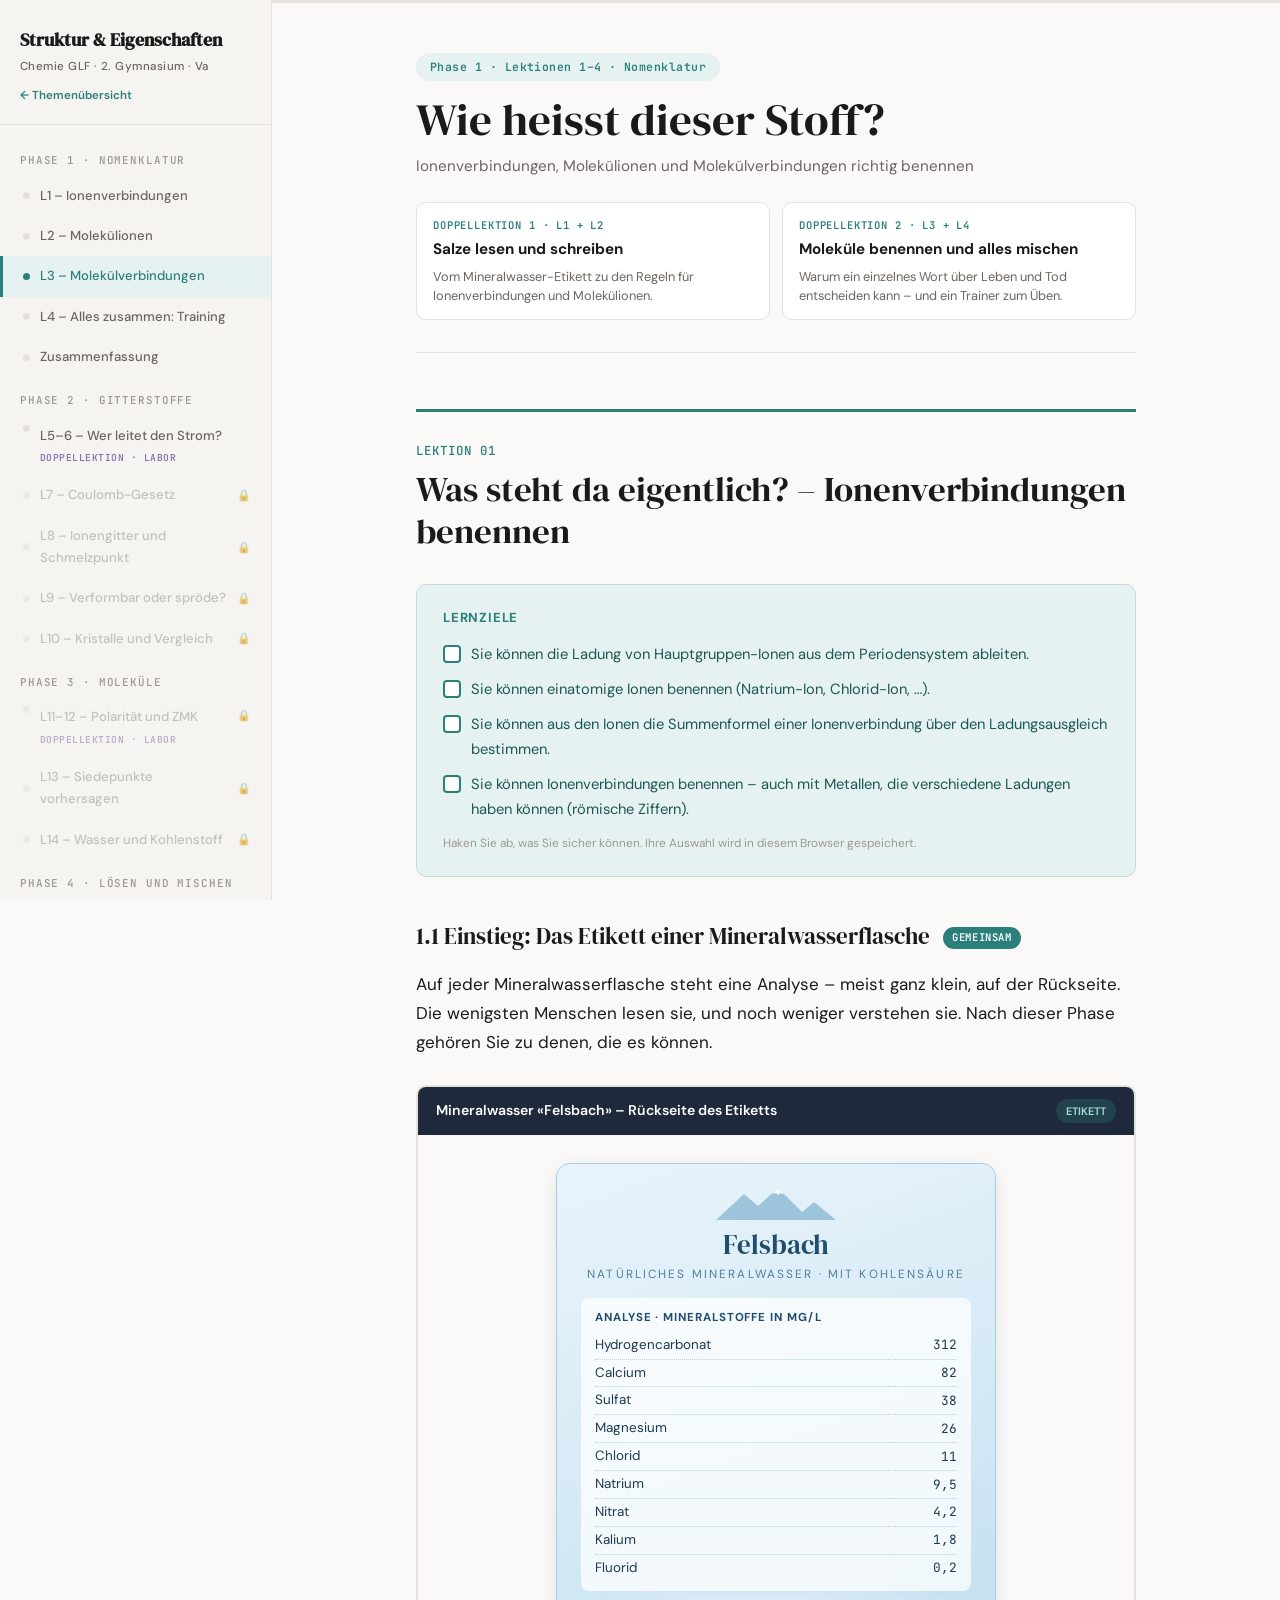
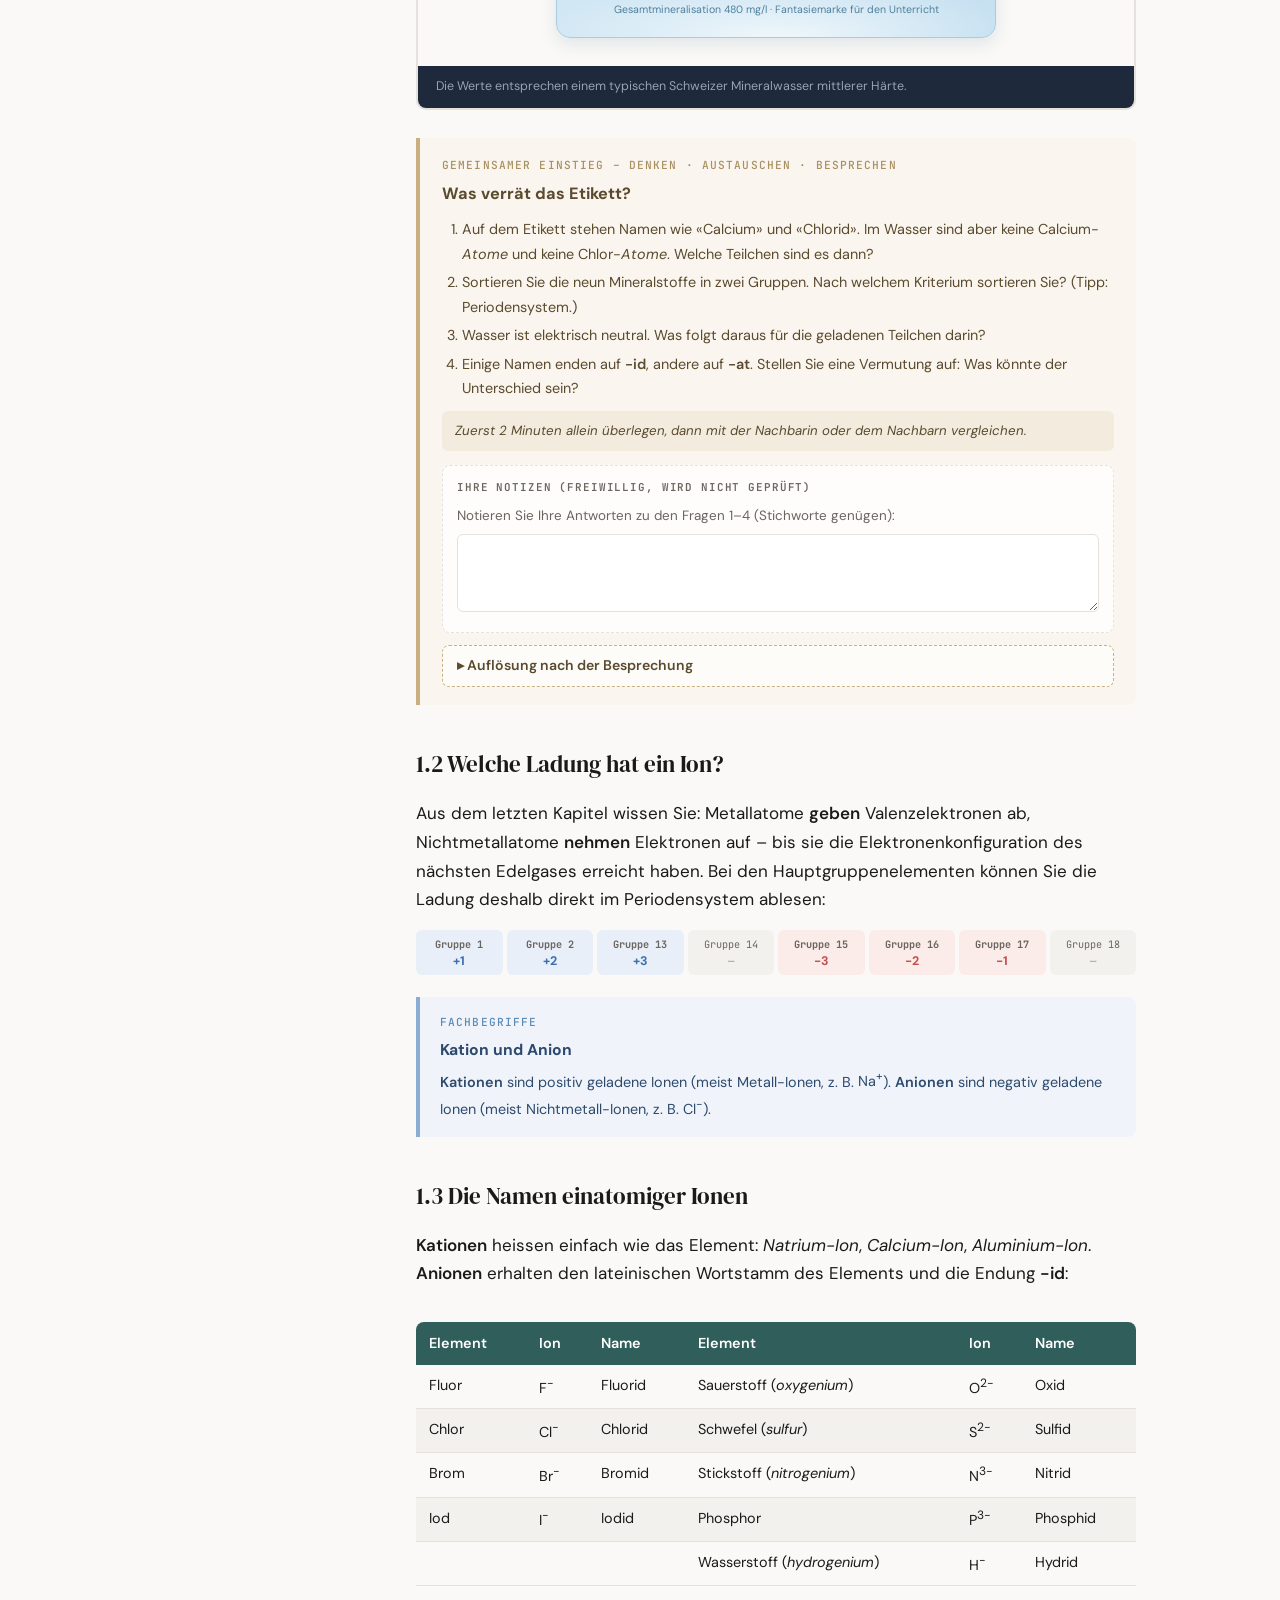
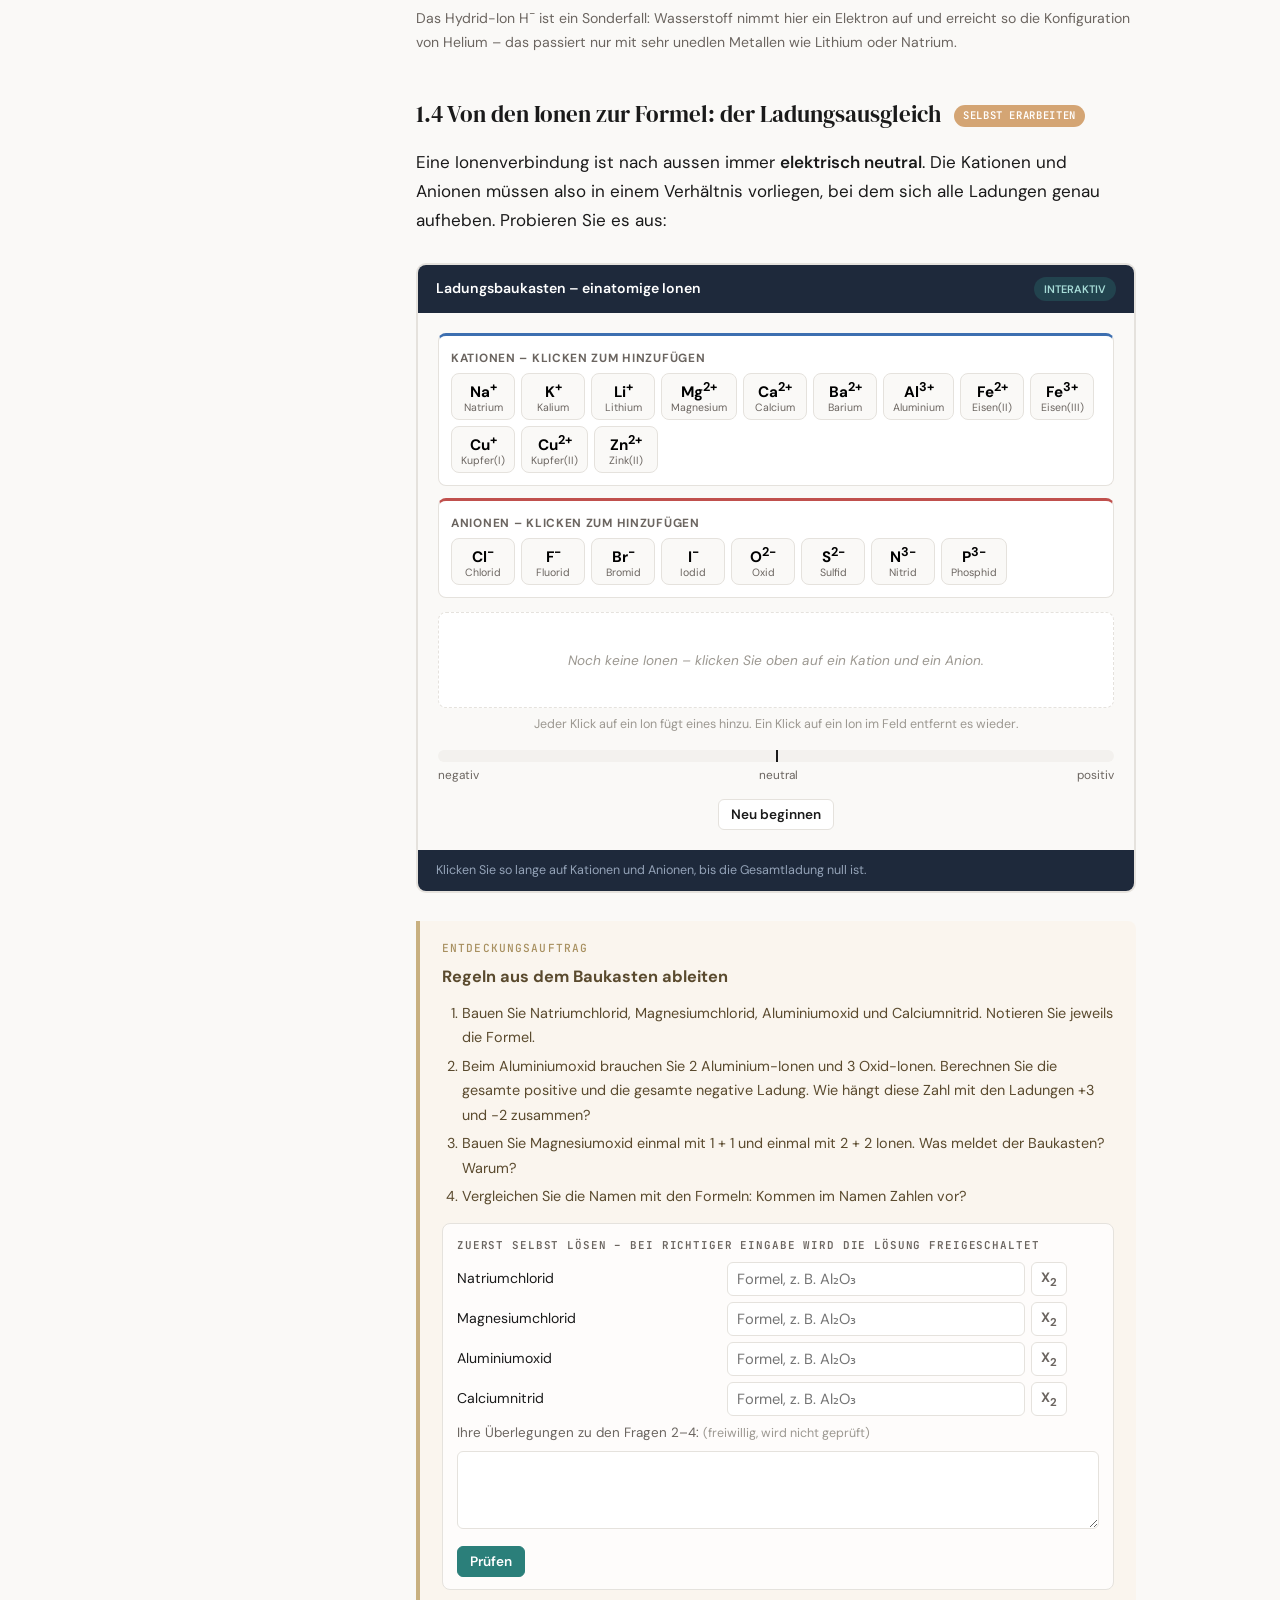
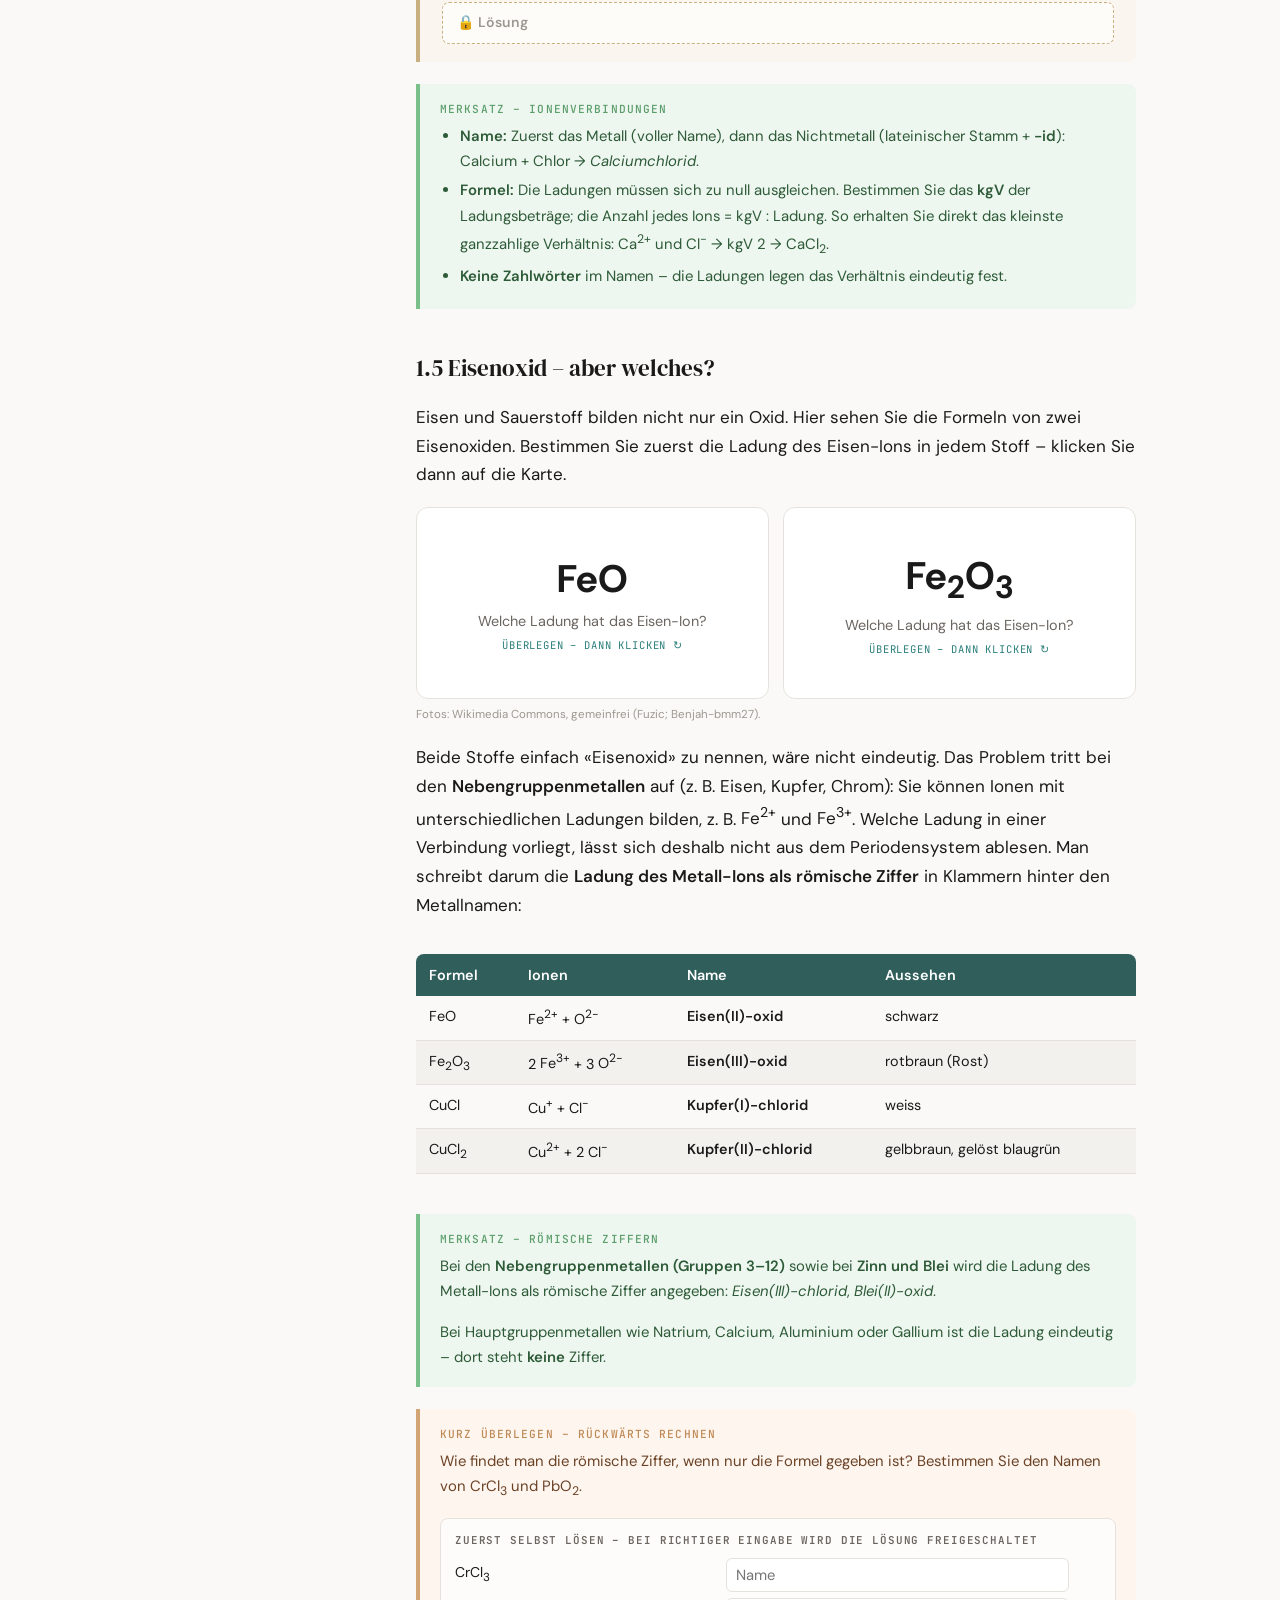
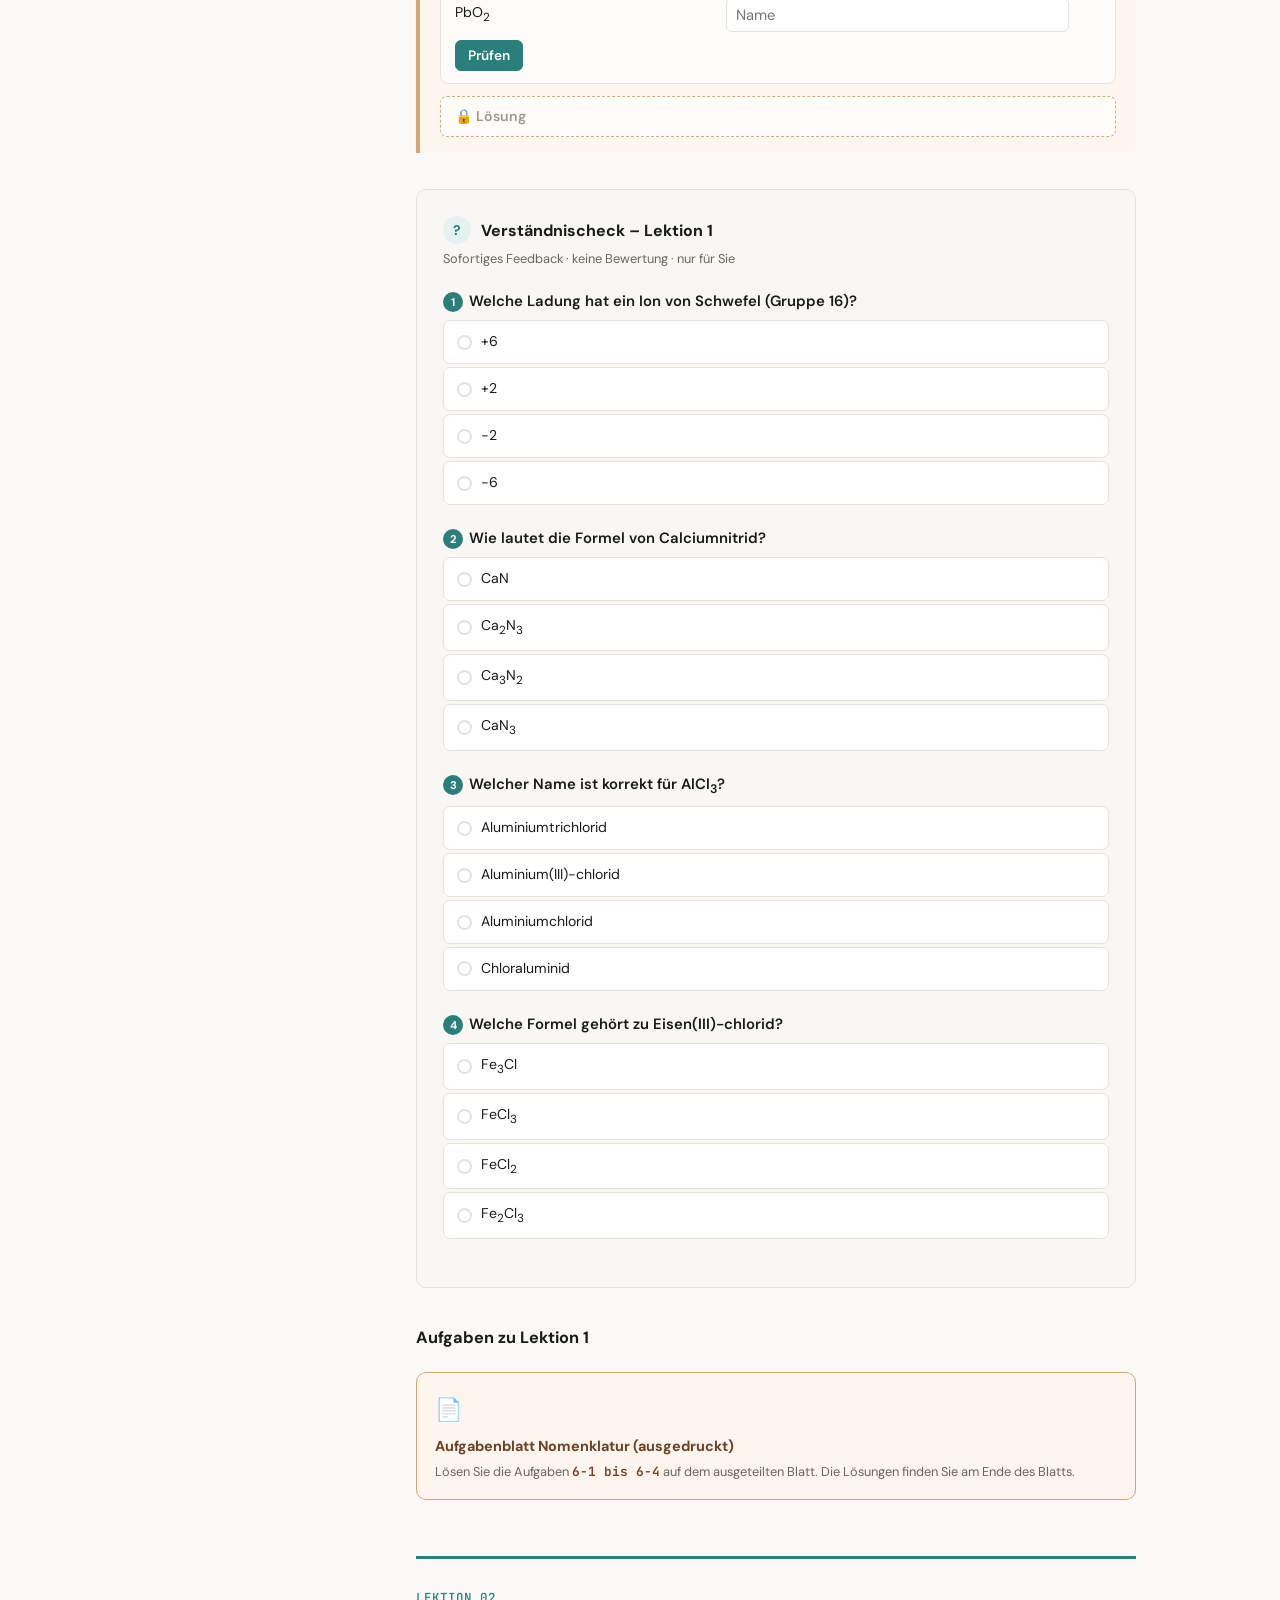
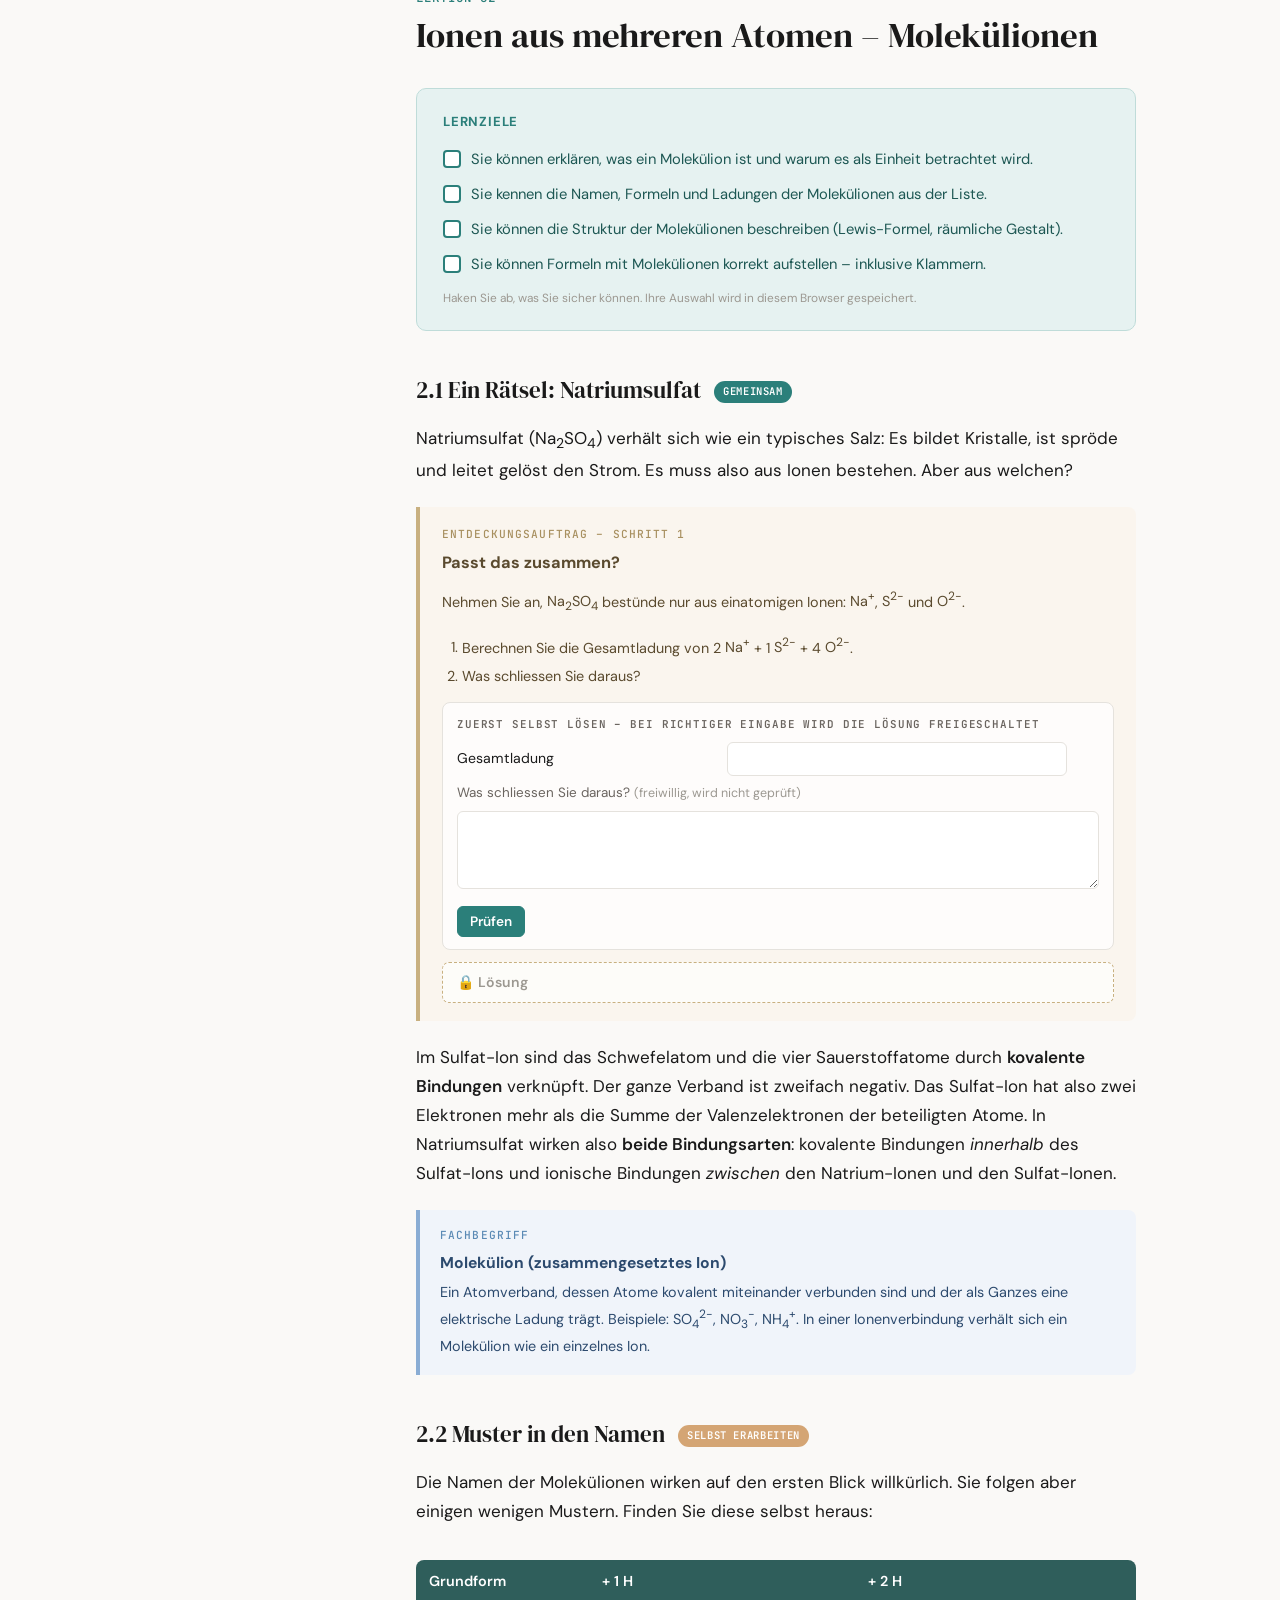
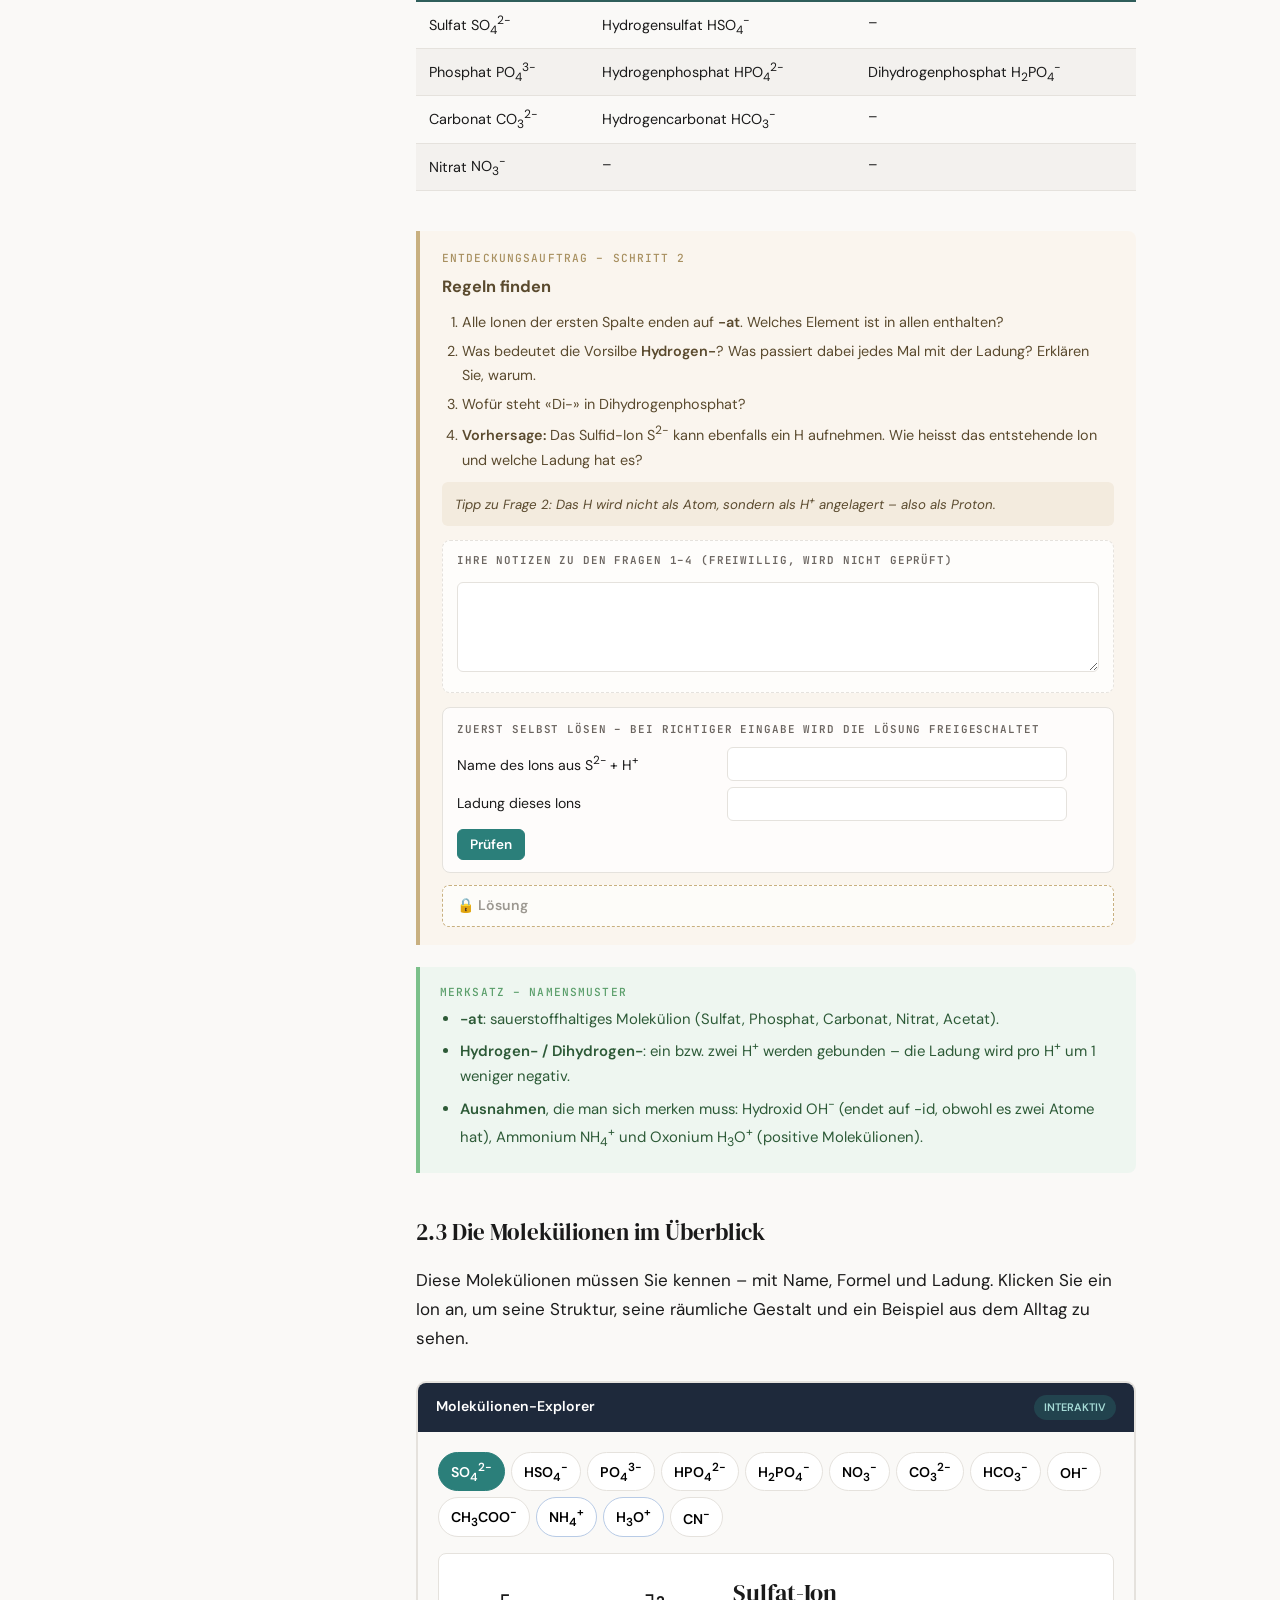
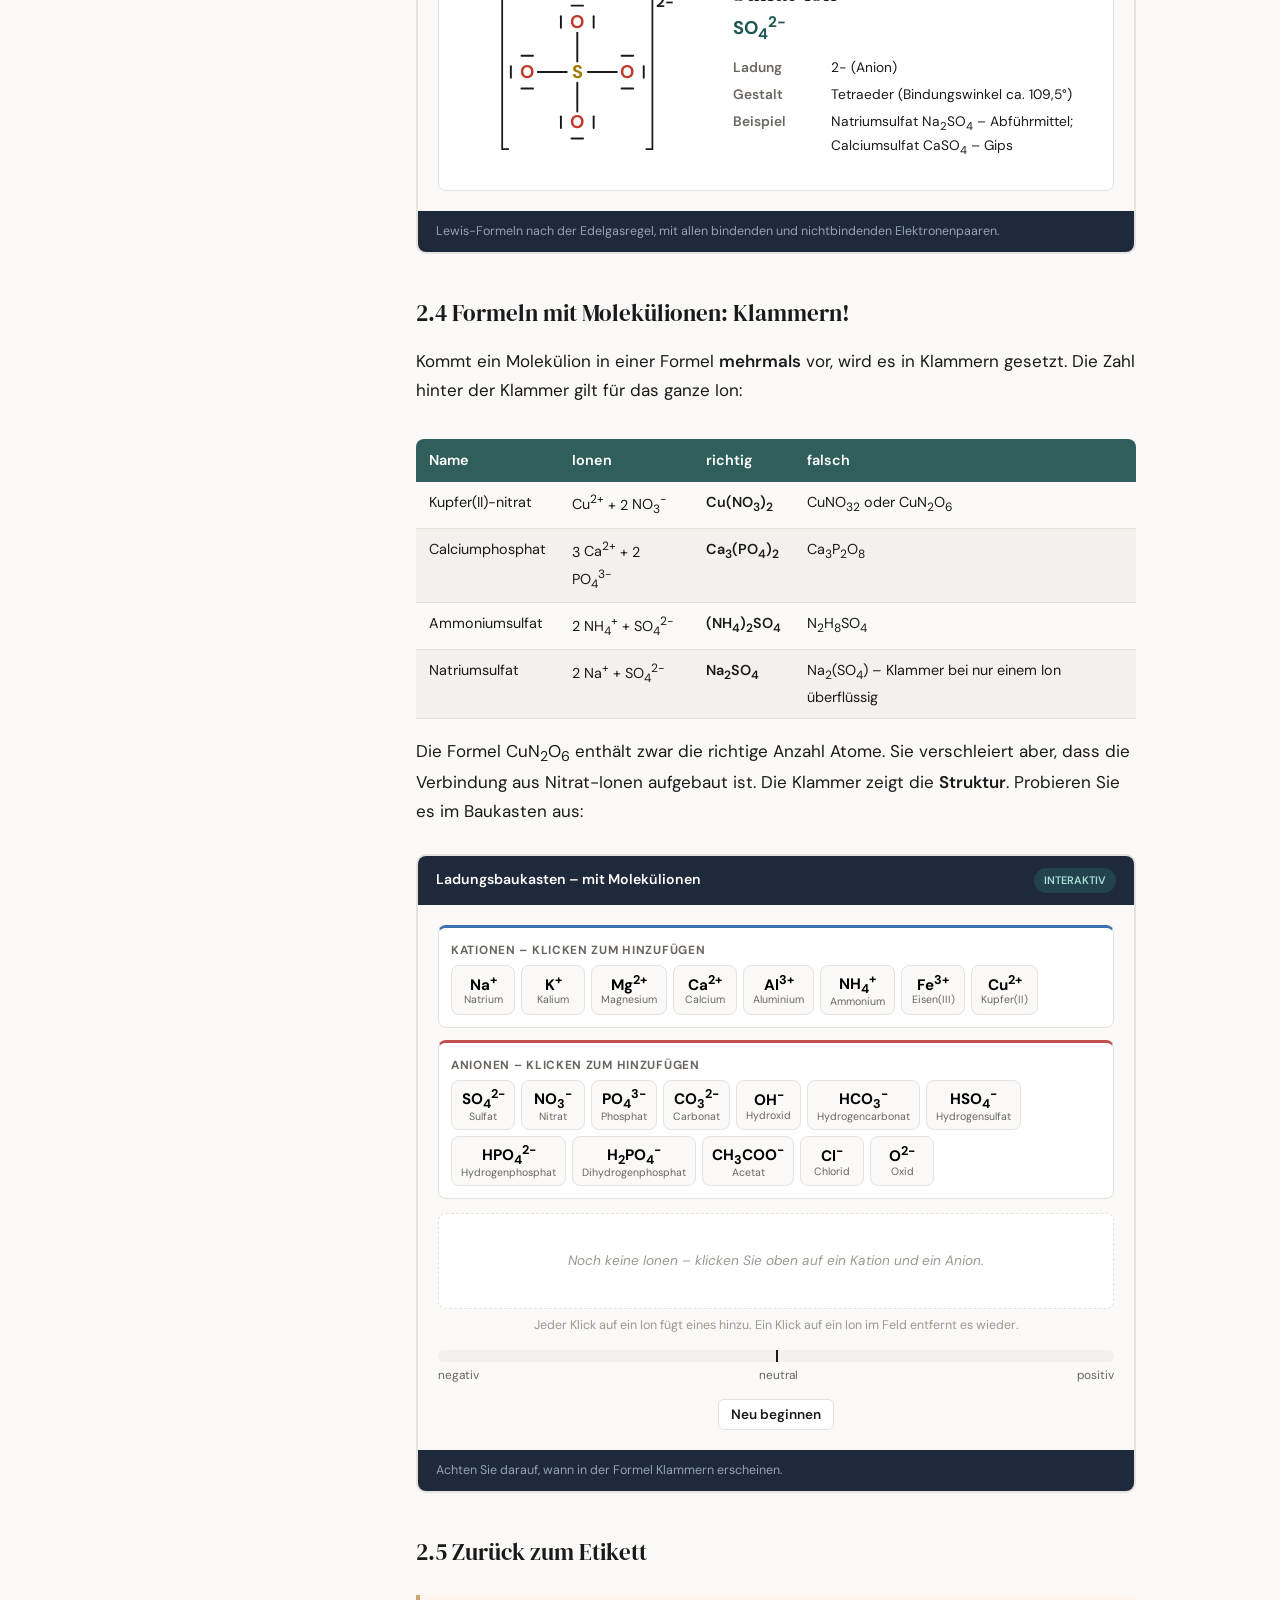
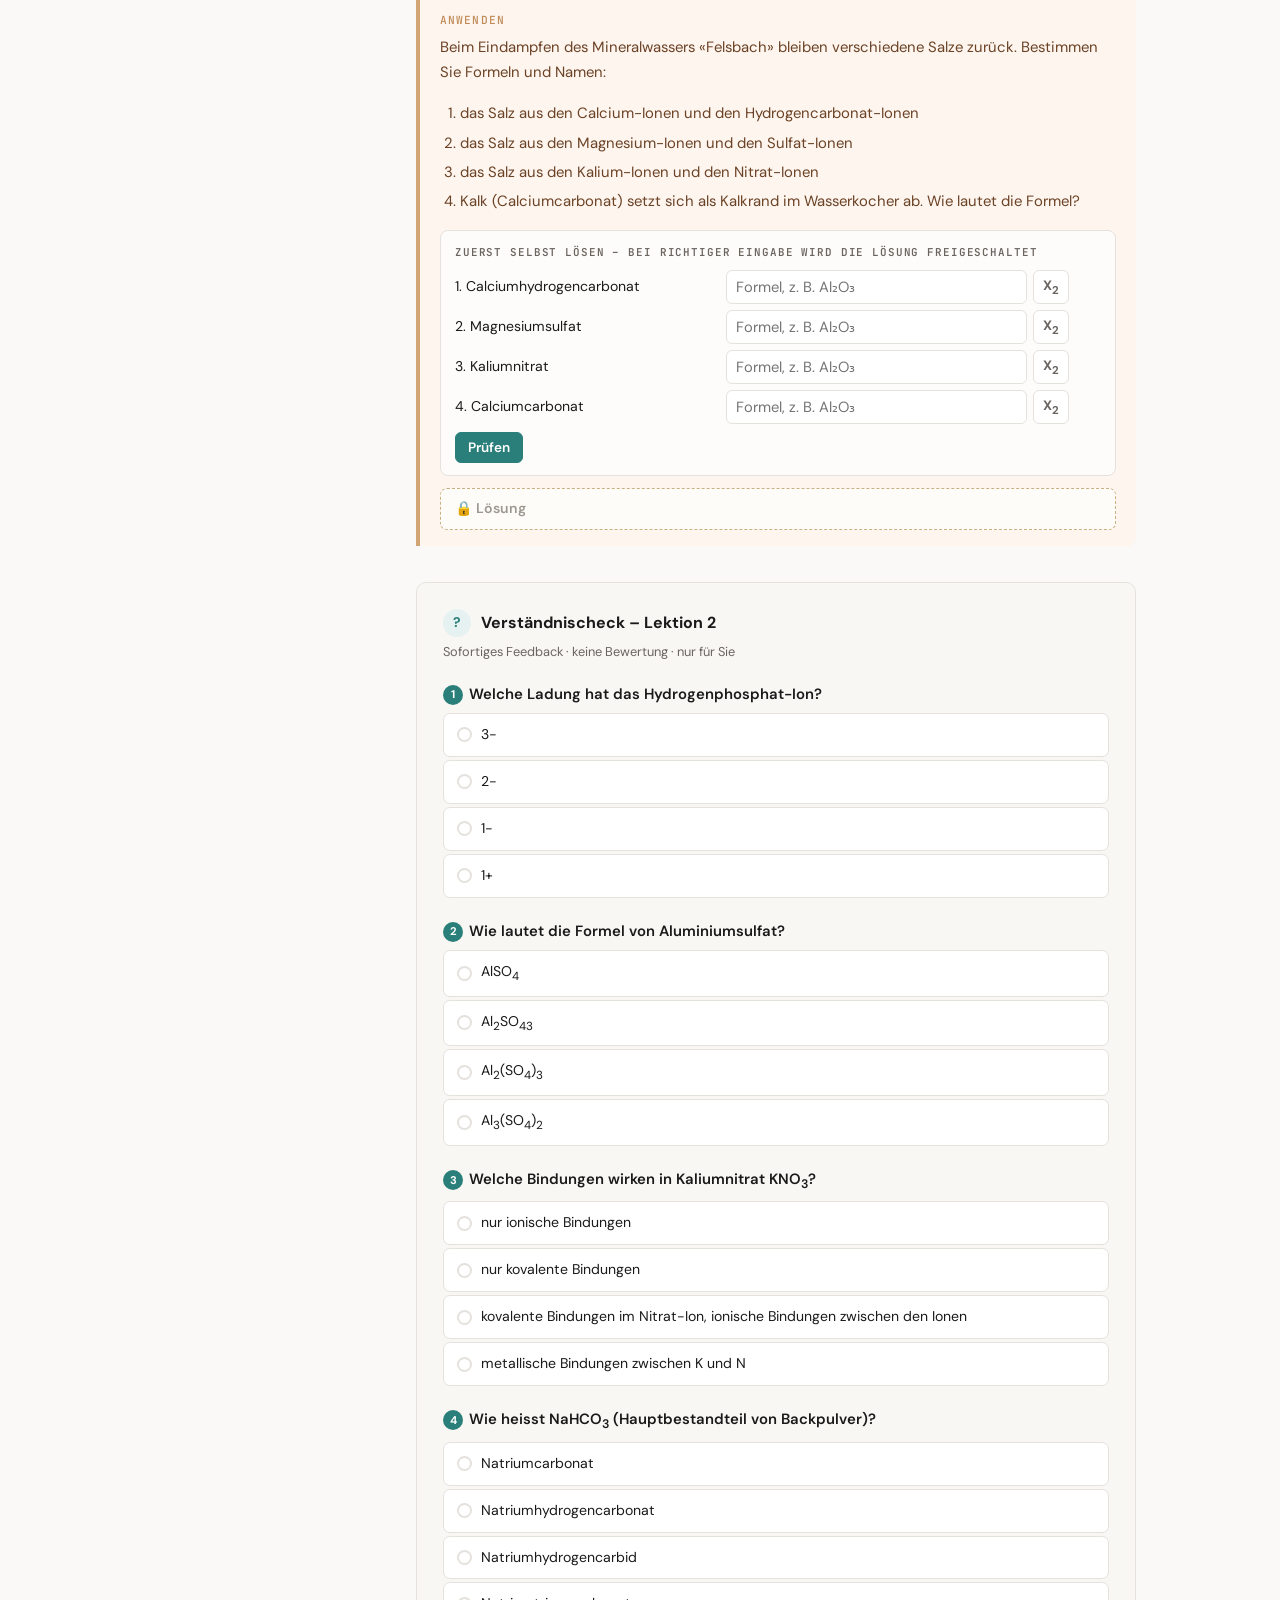
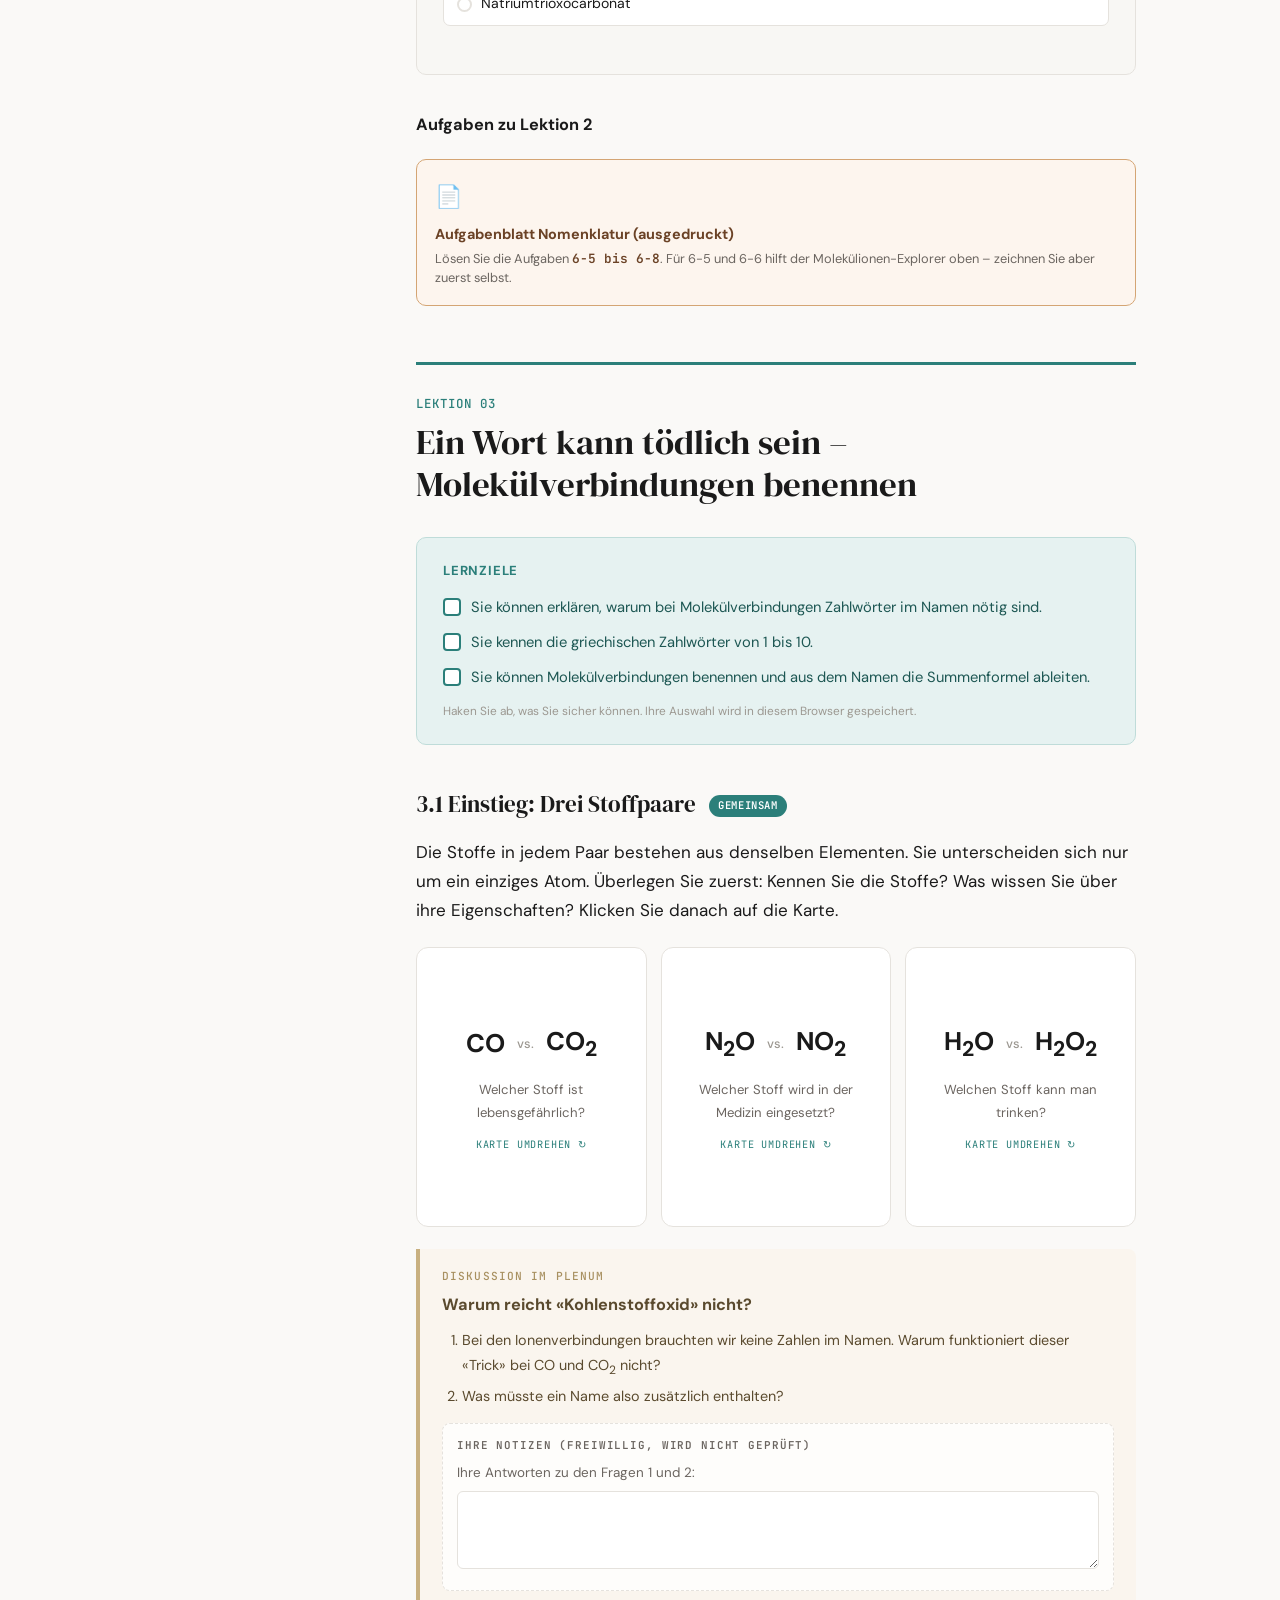
<file: struktur.html>
<!DOCTYPE html>
<html lang="de">
<head>
<meta charset="UTF-8">
<meta name="viewport" content="width=device-width, initial-scale=1.0">
<title>Struktur &amp; Eigenschaften – Phase 1</title>
<link rel="preconnect" href="https://fonts.googleapis.com">
<link href="https://fonts.googleapis.com/css2?family=DM+Sans:ital,wght@0,400;0,500;0,600;0,700&family=DM+Serif+Display&family=JetBrains+Mono:wght@400;500&display=swap" rel="stylesheet">
<style>
:root {
  --bg: #faf9f7;
  --bg-alt: #f3f1ee;
  --text: #1a1a1a;
  --text-muted: #6b6560;
  --text-light: #9c9891;
  --border: #e5e2dd;
  --sidebar-bg: #f5f4f1;
  --glossar-bg: #f0f4fa; --glossar-border: #8aadd4; --glossar-text: #2c4a6e; --glossar-label: #5b8ab5;
  --merksatz-bg: #eef6f0; --merksatz-border: #7bc08a; --merksatz-text: #2d5a37; --merksatz-label: #5a9e6a;
  --aufgabe-bg: #fdf5ee; --aufgabe-border: #d4a574; --aufgabe-text: #6b4226; --aufgabe-label: #c08a56;
  --experiment-bg: #f4f0fa; --experiment-border: #a890c8; --experiment-text: #4a3668; --experiment-label: #8b72b0;
  --discovery-bg: #faf5ee; --discovery-border: #c8b080; --discovery-text: #5a4a2e; --discovery-label: #a89060;
  /* Thema «Struktur & Eigenschaften» = Petrol */
  --accent: #2b7f7a;
  --accent-light: #e6f2f1;
  --accent-strong: #1d5753;
  --quiz-bg: #f8f7f4;
  --correct-bg: #eef6f0; --correct-border: #7bc08a; --correct-text: #2d5a37;
  --wrong-bg: #fceaea; --wrong-border: #e07070; --wrong-text: #7a2020;
  --forms-bg: #e8eff7; --forms-border: #8aadd4; --forms-text: #2c4a6e;
  --kation: #3d6fb0; --kation-bg: #e8eff9;
  --anion: #c0504d; --anion-bg: #fbecea;
  --serif: 'DM Serif Display', Georgia, serif;
  --sans: 'DM Sans', -apple-system, sans-serif;
  --mono: 'JetBrains Mono', monospace;
  --radius: 10px;
}
* { margin: 0; padding: 0; box-sizing: border-box; }
html { scroll-behavior: smooth; scroll-padding-top: 20px; }
body { font-family: var(--sans); background: var(--bg); color: var(--text); font-size: 17px; line-height: 1.7; }

/* === LAYOUT === */
.layout { display: flex; min-height: 100vh; }
.sidebar { width: 272px; background: var(--sidebar-bg); border-right: 1px solid var(--border); padding: 24px 0; position: sticky; top: 0; height: 100vh; overflow-y: auto; flex-shrink: 0; }
.sidebar-brand { font-family: var(--serif); font-size: 1.15rem; padding: 0 20px 16px; border-bottom: 1px solid var(--border); margin-bottom: 12px; color: var(--text); }
.sidebar-brand small { display: block; font-family: var(--sans); font-size: 0.72rem; color: var(--text-muted); font-weight: 500; margin-top: 2px; letter-spacing: 0.04em; }
.sidebar-phase { font-family: var(--mono); font-size: 0.68rem; font-weight: 500; text-transform: uppercase; letter-spacing: 0.08em; color: var(--text-light); padding: 14px 20px 6px; }
.nav-item { display: flex; align-items: center; gap: 10px; padding: 9px 20px; font-size: 0.82rem; font-weight: 500; color: var(--text-muted); cursor: pointer; transition: all 0.15s; text-decoration: none; border-left: 3px solid transparent; }
.nav-item:hover { background: rgba(0,0,0,0.03); }
.nav-item.active { color: var(--accent); background: var(--accent-light); border-left-color: var(--accent); }
.nav-item.locked { color: var(--text-light); cursor: not-allowed; opacity: 0.55; }
.nav-dot { width: 7px; height: 7px; border-radius: 50%; background: var(--border); flex-shrink: 0; }
.nav-item.active .nav-dot { background: var(--accent); }
.lock-icon { font-size: 11px; margin-left: auto; }

.main-wrap { flex: 1; min-width: 0; }
.progress-bar { position: sticky; top: 0; height: 3px; background: var(--border); z-index: 50; }
.progress-fill { height: 100%; width: 0%; background: var(--accent); transition: width 0.15s; }
.content { max-width: 800px; margin: 0 auto; padding: 48px 40px 100px; }

/* === HERO === */
.hero-inline { margin-bottom: 40px; padding-bottom: 32px; border-bottom: 1px solid var(--border); }
.phase-badge { display: inline-block; font-family: var(--mono); font-size: 0.72rem; font-weight: 600; color: var(--accent); background: var(--accent-light); padding: 4px 14px; border-radius: 100px; letter-spacing: 0.04em; margin-bottom: 12px; }
.hero-inline h1 { font-family: var(--serif); font-size: clamp(2rem, 4vw, 2.8rem); font-weight: 400; line-height: 1.2; margin-bottom: 8px; }
.hero-inline .subtitle { font-size: 0.95rem; color: var(--text-muted); }
.dl-plan { display: grid; grid-template-columns: 1fr 1fr; gap: 12px; margin-top: 22px; }
.dl-card { background: white; border: 1px solid var(--border); border-radius: var(--radius); padding: 14px 16px; }
.dl-card .dl-tag { font-family: var(--mono); font-size: 0.66rem; font-weight: 600; letter-spacing: 0.08em; text-transform: uppercase; color: var(--accent); }
.dl-card .dl-title { font-weight: 700; font-size: 0.95rem; margin: 2px 0 4px; }
.dl-card .dl-desc { font-size: 0.8rem; color: var(--text-muted); line-height: 1.5; }

/* === LESSON STRUCTURE === */
.lesson-header { margin: 56px 0 32px; padding: 28px 0 0; border-top: 3px solid var(--accent); }
.lesson-number { font-family: var(--mono); font-size: 0.78rem; font-weight: 500; color: var(--accent); letter-spacing: 0.08em; text-transform: uppercase; margin-bottom: 6px; }
.lesson-header h2 { font-family: var(--serif); font-size: clamp(1.6rem, 3.5vw, 2.2rem); font-weight: 400; line-height: 1.2; }
.lernziele { background: var(--accent-light); border: 1px solid #bfdcd9; border-radius: var(--radius); padding: 22px 26px; margin: 24px 0; }
.lernziele h3 { font-family: var(--sans); font-size: 0.82rem; font-weight: 700; color: var(--accent); text-transform: uppercase; letter-spacing: 0.06em; margin: 0 0 10px; }
.lernziele ul { list-style: none; padding: 0; margin: 0; }
.lernziele li { padding: 3px 0; font-size: 0.92rem; color: var(--accent-strong); }
.lernziele label { display: flex; gap: 10px; align-items: flex-start; cursor: pointer; }
.lernziele input[type=checkbox] { appearance: none; -webkit-appearance: none; flex-shrink: 0; width: 18px; height: 18px; margin-top: 3px; border: 2px solid var(--accent); border-radius: 4px; background: white; cursor: pointer; display: grid; place-content: center; }
.lernziele input[type=checkbox]::after { content: '✓'; font-size: 13px; font-weight: 700; color: white; line-height: 1; }
.lernziele input[type=checkbox]:checked { background: var(--accent); }
.lernziele li.erreicht span { color: var(--text-muted); }
.lernziele .lz-hinweis { font-size: 0.74rem; color: var(--text-light); margin: 8px 0 0; }
h3 { font-family: var(--serif); font-size: 1.45rem; font-weight: 400; margin: 40px 0 14px; }
h4 { font-size: 1.02rem; font-weight: 700; margin: 24px 0 10px; }
p { margin-bottom: 16px; }
strong { font-weight: 600; }
ul, ol { margin-bottom: 16px; padding-left: 20px; }
li { margin-bottom: 4px; }
a { color: var(--accent); font-weight: 600; }
.f { font-family: var(--sans); white-space: nowrap; }
.tag-gemeinsam { display: inline-block; font-family: var(--mono); font-size: 0.66rem; font-weight: 600; letter-spacing: 0.06em; text-transform: uppercase; background: var(--accent); color: white; padding: 2px 9px; border-radius: 100px; vertical-align: middle; margin-left: 8px; }
.tag-selbst { display: inline-block; font-family: var(--mono); font-size: 0.66rem; font-weight: 600; letter-spacing: 0.06em; text-transform: uppercase; background: var(--aufgabe-border); color: white; padding: 2px 9px; border-radius: 100px; vertical-align: middle; margin-left: 8px; }

/* === CONTENT BOXES === */
.glossar, .merksatz, .aufgabe, .experiment, .discovery { border-left: 4px solid; border-radius: 0 8px 8px 0; padding: 16px 20px; margin: 22px 0; }
.glossar { background: var(--glossar-bg); border-color: var(--glossar-border); }
.merksatz { background: var(--merksatz-bg); border-color: var(--merksatz-border); }
.aufgabe { background: var(--aufgabe-bg); border-color: var(--aufgabe-border); }
.experiment { background: var(--experiment-bg); border-color: var(--experiment-border); padding: 18px 22px; }
.discovery { background: var(--discovery-bg); border-color: var(--discovery-border); padding: 18px 22px; }
.glossar-label, .merksatz-label, .aufgabe-label, .experiment-label, .discovery-label { font-family: var(--mono); font-size: 0.7rem; font-weight: 500; text-transform: uppercase; letter-spacing: 0.1em; margin-bottom: 5px; }
.glossar-label { color: var(--glossar-label); } .merksatz-label { color: var(--merksatz-label); } .aufgabe-label { color: var(--aufgabe-label); } .experiment-label { color: var(--experiment-label); } .discovery-label { color: var(--discovery-label); }
.glossar-term { font-weight: 700; font-size: 0.98rem; margin-bottom: 3px; color: var(--glossar-text); }
.glossar p { font-size: 0.9rem; color: var(--glossar-text); margin-bottom: 0; }
.merksatz p, .merksatz li { font-size: 0.93rem; color: var(--merksatz-text); }
.merksatz p:last-child, .merksatz ul:last-child, .merksatz ol:last-child { margin-bottom: 0; }
.aufgabe p, .aufgabe li { font-size: 0.93rem; color: var(--aufgabe-text); }
.experiment h4, .discovery h4 { margin-top: 0; margin-bottom: 10px; }
.experiment h4 { color: var(--experiment-text); } .discovery h4 { color: var(--discovery-text); }
.experiment p, .experiment li { font-size: 0.9rem; color: var(--experiment-text); }
.discovery p, .discovery li { font-size: 0.9rem; color: var(--discovery-text); }
.experiment ol, .experiment ul, .discovery ol, .discovery ul { padding-left: 20px; margin-bottom: 10px; }
.discovery .hint { background: rgba(200,176,128,0.15); border-radius: 6px; padding: 9px 13px; margin-top: 10px; font-size: 0.83rem; color: var(--discovery-text); font-style: italic; }

/* Aufklapp-Lösungen */
details.loesung { margin-top: 12px; background: rgba(255,255,255,0.65); border: 1px dashed var(--discovery-border); border-radius: 7px; padding: 8px 14px; font-size: 0.88rem; }
details.loesung summary { cursor: pointer; font-weight: 600; color: var(--discovery-text); list-style: none; }
details.loesung summary::-webkit-details-marker { display: none; }
details.loesung summary::before { content: '▸ '; }
details.loesung[open] summary::before { content: '▾ '; }
details.loesung[open] { padding-bottom: 12px; }
details.loesung .inner { margin-top: 8px; color: var(--text); }
details.loesung .inner p { margin-bottom: 8px; }
details.loesung table { margin: 6px 0; }

/* Gesperrte Lösungen + Eigenleistung */
details.loesung.locked summary { color: var(--text-light); cursor: not-allowed; }
details.loesung.locked summary::before { content: '🔒 '; }
.gate { margin-top: 14px; background: rgba(255,255,255,0.75); border: 1px solid var(--border); border-radius: 8px; padding: 12px 14px; }
.gate-title { font-family: var(--mono); font-size: 0.68rem; font-weight: 600; letter-spacing: 0.08em; text-transform: uppercase; color: var(--text-muted); margin-bottom: 8px; }
.gate-row { display: grid; grid-template-columns: minmax(120px, 1fr) minmax(140px, 1.3fr) 24px; gap: 8px; align-items: center; margin-bottom: 6px; font-size: 0.88rem; }
.in-wrap { display: flex; gap: 6px; min-width: 0; }
.in-wrap input { flex: 1; }
.sub-btn { font-family: var(--sans); font-size: 0.85rem; font-weight: 700; padding: 0 9px; border: 1.5px solid var(--border); border-radius: 6px; background: white; color: var(--text-muted); cursor: pointer; white-space: nowrap; }
.sub-btn:hover { border-color: var(--accent); }
.sub-btn.on { background: var(--accent); border-color: var(--accent); color: white; }
.tr-inrow { display: flex; justify-content: center; gap: 8px; }
.tr-inrow .tr-input { max-width: 320px; }
.tr-inrow .sub-btn { font-size: 1rem; padding: 0 12px; }
.gate-row input { font-family: var(--sans); font-size: 0.92rem; padding: 6px 9px; border: 1.5px solid var(--border); border-radius: 6px; background: white; min-width: 0; }
.gate-row input.ok { border-color: var(--correct-border); background: var(--correct-bg); }
.gate-row input.bad { border-color: var(--wrong-border); background: var(--wrong-bg); }
.gate-row .mark { font-weight: 700; text-align: center; }
.gate textarea { width: 100%; min-height: 78px; font-family: var(--sans); font-size: 0.9rem; padding: 8px 10px; border: 1.5px solid var(--border); border-radius: 6px; resize: vertical; background: white; margin-top: 4px; }
.gate-label { font-size: 0.84rem; color: var(--text-muted); margin: 4px 0 2px; }
.gate-actions { display: flex; flex-wrap: wrap; align-items: center; gap: 10px; margin-top: 8px; }
.gate-msg { font-size: 0.84rem; line-height: 1.45; }
.gate-msg.ok { color: var(--correct-text); }
.gate-msg.bad { color: var(--wrong-text); }
.gate.done { border-color: var(--correct-border); background: var(--correct-bg); }
.gate.notes { border-style: dashed; }
.gate-label em { font-style: normal; color: var(--text-light); font-size: 0.78rem; }

/* Ionen-Auswahl als Kacheln */
.lbk-chips { display: flex; flex-wrap: wrap; gap: 6px; }
.lbk-chip { font-family: var(--sans); border: 1.5px solid var(--border); background: var(--bg); border-radius: 8px; padding: 5px 9px; cursor: pointer; text-align: center; line-height: 1.2; min-width: 64px; transition: all 0.15s; }
.lbk-chip b { display: block; font-size: 0.95rem; }
.lbk-chip small { display: block; font-size: 0.66rem; color: var(--text-muted); }
.lbk-side.k .lbk-chip:hover { border-color: var(--kation); }
.lbk-side.a .lbk-chip:hover { border-color: var(--anion); }
.lbk-side.k .lbk-chip.active { background: var(--kation-bg); border-color: var(--kation); color: var(--kation); }
.lbk-side.a .lbk-chip.active { background: var(--anion-bg); border-color: var(--anion); color: var(--anion); }
.lbk-hint { font-size:0.78rem; color:var(--text-light); text-align:center; margin-top:6px; }
.ion-token { cursor:pointer; font-family:var(--sans); }
.ion-token:hover { opacity:0.7; }
.lbk-result .kgv { display: block; font-size: 0.84rem; margin-top: 4px; }

/* Zuordnen: Namensschritt */
.tq-name { margin-top: 10px; padding: 10px 12px; background: var(--bg); border: 1px solid var(--border); border-radius: 8px; }
.tq-name-label { font-size: 0.85rem; font-weight: 600; margin-bottom: 6px; }
.tq-name-row { display: flex; flex-wrap: wrap; gap: 8px; }
.tq-name-row input { flex: 1; min-width: 160px; font-family: var(--sans); font-size: 0.92rem; padding: 6px 9px; border: 1.5px solid var(--border); border-radius: 6px; background: white; }
.tq-name-row input.ok { border-color: var(--correct-border); background: var(--correct-bg); }
.tq-name-row input.bad { border-color: var(--wrong-border); background: var(--wrong-bg); }
.tq-fb { margin-top: 8px; }

/* Notizfeld */
.notiz-box { margin-top: 14px; background: rgba(255,255,255,0.75); border: 1px dashed var(--border); border-radius: 8px; padding: 10px 14px 12px; }
.notiz-box textarea { width: 100%; min-height: 90px; font-family: var(--sans); font-size: 0.9rem; padding: 8px 10px; border: 1.5px solid var(--border); border-radius: 6px; resize: vertical; background: white; margin-top: 4px; }

/* Stoffkarten 1.5 */
.stoff-reveal { display: grid; grid-template-columns: 1fr 1fr; gap: 14px; margin: 18px 0 6px; }
.sr-card { font-family: var(--sans); text-align: center; background: white; border: 1.5px solid var(--border); border-radius: 12px; padding: 0; cursor: pointer; overflow: hidden; color: var(--text); transition: border-color 0.15s, box-shadow 0.15s; }
.sr-card:hover { border-color: var(--accent); box-shadow: 0 4px 12px rgba(0,0,0,0.06); }
.sr-front { display: flex; flex-direction: column; align-items: center; justify-content: center; gap: 8px; min-height: 190px; padding: 18px; }
.sr-formel { font-size: 2.4rem; font-weight: 700; }
.sr-frage { font-size: 0.9rem; color: var(--text-muted); }
.sr-tipp { font-family: var(--mono); font-size: 0.66rem; letter-spacing: 0.08em; text-transform: uppercase; color: var(--accent); }
.sr-back { display: none; flex-direction: column; align-items: stretch; text-align: left; }
.sr-back img { width: 100%; height: 170px; object-fit: cover; display: block; background: var(--bg-alt); }
.sr-name { font-family: var(--serif); font-size: 1.35rem; padding: 12px 16px 0; }
.sr-ionen { padding: 2px 16px 0; font-size: 0.95rem; color: var(--accent-strong); font-weight: 600; }
.sr-text { padding: 6px 16px 16px; font-size: 0.85rem; color: var(--text-muted); line-height: 1.5; }
.sr-card.open { cursor: pointer; border-color: var(--accent); }
.sr-card.open .sr-back::after { content: '↺ Klicken zum Zurückdrehen'; font-family: var(--mono); font-size: 0.62rem; letter-spacing: 0.06em; text-transform: uppercase; color: var(--accent); margin-top: 8px; padding: 0 14px 12px; }
.sr-card.open .sr-front { display: none; }
.sr-card.open .sr-back { display: flex; animation: pop 0.25s ease-out; }
.bildnachweis { font-size: 0.72rem; color: var(--text-light); margin: 0 0 18px; }

/* === TABLES === */
.data-table { width: 100%; border-collapse: collapse; margin: 18px 0; font-size: 0.9rem; }
.data-table th { background: #2f5e5b; color: white; font-weight: 600; padding: 9px 13px; text-align: left; }
.data-table th:first-child { border-radius: 8px 0 0 0; }
.data-table th:last-child { border-radius: 0 8px 0 0; }
.data-table td { padding: 8px 13px; border-bottom: 1px solid var(--border); vertical-align: top; }
.data-table tr:nth-child(even) td { background: var(--bg-alt); }
.table-scroll { overflow-x: auto; }

/* === WIDGET-RAHMEN (analog Simulation) === */
.widget { margin: 28px 0; border-radius: var(--radius); overflow: hidden; border: 2px solid var(--border); background: white; }
.widget-header { background: #1e293b; padding: 12px 18px; display: flex; align-items: center; justify-content: space-between; gap: 10px; }
.widget-title { color: white; font-weight: 600; font-size: 0.88rem; }
.widget-badge { background: rgba(43,127,122,0.3); color: #a6dbd6; font-size: 0.68rem; font-weight: 600; padding: 3px 10px; border-radius: 100px; white-space: nowrap; }
.widget-body { padding: 20px; background: var(--bg); }
.widget-caption { background: #1e293b; padding: 10px 18px; color: #94a3b8; font-size: 0.78rem; }

/* === MINERALWASSER-ETIKETT === */
.etikett-wrap { display: flex; justify-content: center; padding: 8px 0; }
.etikett { width: 100%; max-width: 440px; background: linear-gradient(160deg, #e9f4fb 0%, #d4e9f5 60%, #c3dff0 100%); border-radius: 14px; border: 1px solid #a9cbe0; padding: 22px 24px 18px; position: relative; overflow: hidden; box-shadow: 0 6px 18px rgba(30,80,120,0.12); }
.etikett::before { content: ''; position: absolute; left: -40px; right: -40px; bottom: -60px; height: 120px; background: radial-gradient(ellipse at center, rgba(255,255,255,0.7), transparent 70%); }
.etikett-brand { font-family: var(--serif); font-size: 1.7rem; color: #1f4e6e; text-align: center; line-height: 1.1; }
.etikett-sub { text-align: center; font-size: 0.74rem; letter-spacing: 0.18em; text-transform: uppercase; color: #4f7f9c; margin: 4px 0 14px; }
.etikett-mountains { display: block; margin: 0 auto 10px; }
.etikett-analyse { background: rgba(255,255,255,0.75); border-radius: 8px; padding: 10px 14px; position: relative; z-index: 1; }
.etikett-analyse .ea-title { font-size: 0.72rem; font-weight: 700; letter-spacing: 0.08em; text-transform: uppercase; color: #1f4e6e; margin-bottom: 4px; }
.etikett-analyse table { width: 100%; font-size: 0.84rem; border-collapse: collapse; color: #1f3a4e; }
.etikett-analyse td { padding: 2px 0; border-bottom: 1px dotted #b8d2e2; }
.etikett-analyse td:last-child { text-align: right; font-family: var(--mono); font-size: 0.8rem; }
.etikett-analyse tr:last-child td { border-bottom: none; }
.etikett-foot { font-size: 0.66rem; color: #4f7f9c; text-align: center; margin-top: 10px; position: relative; z-index: 1; }

/* === PSE-LADUNGS-STREIFEN === */
.pse-strip { display: grid; grid-template-columns: repeat(8, 1fr); gap: 4px; margin: 16px 0; font-size: 0.78rem; text-align: center; }
.pse-strip div { border-radius: 6px; padding: 6px 2px; line-height: 1.3; }
.pse-strip .g { font-family: var(--mono); font-size: 0.64rem; color: var(--text-muted); }
.pse-strip .k { background: var(--kation-bg); color: var(--kation); font-weight: 700; }
.pse-strip .a { background: var(--anion-bg); color: var(--anion); font-weight: 700; }
.pse-strip .n { background: var(--bg-alt); color: var(--text-light); }

/* === LADUNGSBAUKASTEN === */
.lbk-controls { display: grid; grid-template-columns: 1fr; gap: 12px; margin-bottom: 14px; }
.lbk-side { background: white; border: 1px solid var(--border); border-radius: 8px; padding: 12px; }
.lbk-side.k { border-top: 3px solid var(--kation); }
.lbk-side.a { border-top: 3px solid var(--anion); }
.lbk-side label { font-size: 0.74rem; font-weight: 700; text-transform: uppercase; letter-spacing: 0.06em; color: var(--text-muted); display: block; margin-bottom: 5px; }

.lbk-btns { display: flex; gap: 6px; margin-top: 10px; }
.lbk-btn, .btn { font-family: var(--sans); font-size: 0.85rem; font-weight: 600; padding: 6px 12px; border: 1.5px solid var(--border); border-radius: 6px; background: white; cursor: pointer; transition: all 0.15s; color: var(--text); }
.lbk-btn:hover, .btn:hover { border-color: var(--accent); background: var(--accent-light); }
.btn:disabled { opacity: 0.5; cursor: not-allowed; }
.btn:disabled:hover { border-color: var(--border); background: white; }
.btn.primary { background: var(--accent); border-color: var(--accent); color: white; }
.btn.primary:hover { background: var(--accent-strong); border-color: var(--accent-strong); }
.lbk-stage { min-height: 96px; background: white; border: 1px dashed var(--border); border-radius: 8px; padding: 12px; display: flex; flex-wrap: wrap; gap: 8px; align-items: center; justify-content: center; }
.lbk-stage .empty { color: var(--text-light); font-size: 0.85rem; font-style: italic; }
.ion-token { min-width: 58px; height: 58px; padding: 0 8px; border-radius: 29px; display: inline-flex; align-items: center; justify-content: center; font-weight: 700; font-size: 0.9rem; animation: pop 0.2s ease-out; }
.ion-token.k { background: var(--kation-bg); color: var(--kation); border: 2px solid var(--kation); }
.ion-token.a { background: var(--anion-bg); color: var(--anion); border: 2px solid var(--anion); }
@keyframes pop { from { transform: scale(0.6); opacity: 0; } to { transform: scale(1); opacity: 1; } }
.lbk-meter { margin: 14px 0 6px; }
.lbk-meter-bar { position: relative; height: 12px; background: var(--bg-alt); border-radius: 6px; overflow: hidden; }
.lbk-meter-fill { position: absolute; top: 0; bottom: 0; transition: all 0.25s; }
.lbk-meter-mid { position: absolute; left: 50%; top: -3px; bottom: -3px; width: 2px; background: var(--text); }
.lbk-meter-label { display: flex; justify-content: space-between; font-size: 0.74rem; color: var(--text-muted); margin-top: 3px; }
.lbk-sum { text-align: center; font-size: 0.95rem; margin-top: 6px; }
.lbk-result { margin-top: 12px; padding: 12px 16px; border-radius: 8px; font-size: 0.92rem; display: none; }
.lbk-result.show { display: block; }
.lbk-result.ok { background: var(--correct-bg); border: 1px solid var(--correct-border); color: var(--correct-text); }
.lbk-result.warn { background: #fdf6e3; border: 1px solid #e0c16f; color: #6b5310; }
.lbk-result .big { font-size: 1.35rem; font-weight: 700; display: block; margin: 2px 0; }

/* === MOLEKÜLIONEN-EXPLORER === */
.mi-chips { display: flex; flex-wrap: wrap; gap: 6px; margin-bottom: 16px; }
.mi-chip { font-family: var(--sans); font-size: 0.88rem; font-weight: 600; padding: 6px 12px; border-radius: 100px; border: 1.5px solid var(--border); background: white; cursor: pointer; transition: all 0.15s; }
.mi-chip:hover { border-color: var(--accent); }
.mi-chip.active { background: var(--accent); border-color: var(--accent); color: white; }
.mi-chip.k { border-color: #b8cbe6; }
.mi-panel { display: grid; grid-template-columns: 260px 1fr; gap: 18px; background: white; border: 1px solid var(--border); border-radius: 8px; padding: 16px; align-items: center; }
.mi-panel svg { width: 100%; height: auto; display: block; }
.mi-name { font-family: var(--serif); font-size: 1.5rem; line-height: 1.2; }
.mi-formula { font-size: 1.15rem; font-weight: 700; color: var(--accent-strong); margin: 2px 0 10px; }
.mi-row { font-size: 0.86rem; margin-bottom: 6px; line-height: 1.5; display: grid; grid-template-columns: 92px 1fr; column-gap: 6px; }
.mi-row b { color: var(--text-muted); font-weight: 600; }
.mi-note { font-size: 0.74rem; color: var(--text-light); margin-top: 8px; font-style: italic; }

/* === FLIP-KARTEN === */
.flip-grid { display: grid; grid-template-columns: repeat(3, 1fr); gap: 14px; margin: 22px 0; }
.flip { perspective: 1000px; cursor: pointer; height: 280px; }
.flip-inner { position: relative; width: 100%; height: 100%; transition: transform 0.6s; transform-style: preserve-3d; }
.flip.flipped .flip-inner { transform: rotateY(180deg); }
.flip-face { position: absolute; inset: 0; backface-visibility: hidden; -webkit-backface-visibility: hidden; border-radius: 12px; padding: 16px; display: flex; flex-direction: column; justify-content: center; align-items: center; text-align: center; border: 1px solid var(--border); }
.flip-front { background: white; }
.flip-front .pair { display: flex; align-items: center; gap: 12px; font-size: 1.6rem; font-weight: 700; }
.flip-front .pair .vs { font-size: 0.8rem; color: var(--text-light); font-weight: 500; }
.flip-front .q { font-size: 0.82rem; color: var(--text-muted); margin-top: 12px; }
.flip-front .turn { font-family: var(--mono); font-size: 0.64rem; letter-spacing: 0.08em; text-transform: uppercase; color: var(--accent); margin-top: 12px; }
.flip-back { background: #1e293b; color: #e2e8f0; transform: rotateY(180deg); font-size: 0.78rem; line-height: 1.45; text-align: left; align-items: stretch; justify-content: flex-start; gap: 8px; }
.flip-back .fb-item b { color: white; display: block; font-size: 0.86rem; }
.flip-back .fb-item.danger b { color: #fca5a5; }
.flip-back .fb-item.ok b { color: #86efac; }

/* === PRÄFIX-TABELLE === */
.prefix-grid { display: grid; grid-template-columns: repeat(5, 1fr); gap: 8px; }
.prefix-cell { background: white; border: 1px solid var(--border); border-radius: 8px; padding: 8px; text-align: center; }
.prefix-cell .num { font-family: var(--mono); font-size: 0.8rem; color: var(--text-muted); }
.prefix-cell input { width: 100%; font-family: var(--sans); font-size: 0.92rem; text-align: center; border: 1px solid var(--border); border-radius: 5px; padding: 4px; margin-top: 4px; background: var(--bg); }
.prefix-cell input.ok { border-color: var(--correct-border); background: var(--correct-bg); color: var(--correct-text); font-weight: 600; }
.prefix-cell input.bad { border-color: var(--wrong-border); background: var(--wrong-bg); }
.widget-actions { display: flex; flex-wrap: wrap; gap: 8px; margin-top: 14px; align-items: center; }
.widget-msg { font-size: 0.86rem; color: var(--text-muted); }

/* === ENTSCHEIDUNGSBAUM === */
.tree { display: flex; flex-direction: column; align-items: center; gap: 0; margin: 10px 0; }
.tree-node { background: white; border: 2px solid var(--accent); border-radius: 10px; padding: 10px 16px; font-size: 0.9rem; font-weight: 600; text-align: center; max-width: 520px; }
.tree-node.start { background: var(--accent); color: white; }
.tree-arrow { width: 2px; height: 22px; background: var(--accent); position: relative; }
.tree-arrow::after { content: ''; position: absolute; bottom: -5px; left: -5px; border: 6px solid transparent; border-top-color: var(--accent); }
.tree-split { display: grid; grid-template-columns: 1fr 1fr 1fr; gap: 12px; width: 100%; margin-top: 4px; }
.tree-branch { display: flex; flex-direction: column; align-items: center; }
.tree-cond { font-family: var(--mono); font-size: 0.68rem; font-weight: 600; letter-spacing: 0.04em; text-transform: uppercase; color: var(--accent-strong); background: var(--accent-light); padding: 3px 8px; border-radius: 4px; margin-bottom: 6px; text-align: center; }
.tree-leaf { border-radius: 10px; padding: 12px 14px; font-size: 0.82rem; line-height: 1.5; width: 100%; border: 1px solid; }
.tree-leaf h5 { font-size: 0.92rem; margin-bottom: 4px; }
.tree-leaf ul { padding-left: 16px; margin: 0; }
.tree-leaf li { margin-bottom: 2px; }
.tree-leaf.ion { background: var(--merksatz-bg); border-color: var(--merksatz-border); color: var(--merksatz-text); }
.tree-leaf.mol { background: var(--glossar-bg); border-color: var(--glossar-border); color: var(--glossar-text); }
.tree-leaf.leg { background: var(--bg-alt); border-color: var(--border); color: var(--text-muted); }

/* === TOOL-BUTTONS (Klassifizieren, Fehlerdetektiv) === */
.tool-question { margin-bottom: 16px; padding-bottom: 14px; border-bottom: 1px dashed var(--border); }
.tool-question:last-child { border-bottom: none; padding-bottom: 0; margin-bottom: 0; }
.tool-prompt { font-weight: 600; margin-bottom: 8px; font-size: 0.94rem; }
.tool-prompt .nr { color: var(--accent-strong); font-family: var(--mono); margin-right: 6px; }
.tool-options { display: flex; flex-wrap: wrap; gap: 8px; margin-bottom: 8px; }
.tool-btn { font-family: var(--sans); font-size: 0.85rem; padding: 7px 14px; background: white; color: var(--text); border: 1.5px solid var(--border); border-radius: 6px; cursor: pointer; transition: all 0.15s; font-weight: 500; }
.tool-btn:hover { border-color: var(--accent); background: var(--accent-light); }
.tool-btn.selected-correct { background: var(--correct-bg); border-color: var(--correct-border); color: var(--correct-text); }
.tool-btn.selected-wrong { background: var(--wrong-bg); border-color: var(--wrong-border); color: var(--wrong-text); }
.tool-feedback { display: none; padding: 10px 14px; border-radius: 6px; font-size: 0.85rem; line-height: 1.5; }
.tool-feedback.show { display: block; }
.tool-feedback.correct { background: var(--correct-bg); color: var(--correct-text); border-left: 3px solid var(--correct-border); }
.tool-feedback.wrong { background: var(--wrong-bg); color: var(--wrong-text); border-left: 3px solid var(--wrong-border); }
.claim { font-size: 1rem; }
.claim .f { font-weight: 700; color: var(--accent-strong); }

/* === FORMEL-TRAINER === */
.tr-levels { display: flex; flex-wrap: wrap; gap: 6px; margin-bottom: 16px; }
.tr-level { font-family: var(--sans); font-size: 0.8rem; font-weight: 600; padding: 6px 12px; border-radius: 100px; border: 1.5px solid var(--border); background: white; cursor: pointer; }
.tr-level.active { background: var(--accent); border-color: var(--accent); color: white; }
.tr-card { background: white; border: 1px solid var(--border); border-radius: 10px; padding: 22px; text-align: center; }
.tr-dir { font-family: var(--mono); font-size: 0.68rem; font-weight: 600; letter-spacing: 0.08em; text-transform: uppercase; color: var(--text-light); margin-bottom: 6px; }
.tr-task { font-size: 1.6rem; font-weight: 700; color: var(--text); margin-bottom: 16px; line-height: 1.3; }
.tr-input { width: 100%; max-width: 360px; font-family: var(--sans); font-size: 1.1rem; padding: 10px 14px; border: 2px solid var(--border); border-radius: 8px; text-align: center; background: var(--bg); }
.tr-input:focus { outline: none; border-color: var(--accent); }
.tr-preview { font-size: 0.85rem; color: var(--text-muted); min-height: 1.4em; margin-top: 6px; }
.tr-fb { margin-top: 14px; padding: 10px 14px; border-radius: 8px; font-size: 0.9rem; display: none; text-align: left; }
.tr-fb.show { display: block; }
.tr-fb.correct { background: var(--correct-bg); border: 1px solid var(--correct-border); color: var(--correct-text); }
.tr-fb.wrong { background: var(--wrong-bg); border: 1px solid var(--wrong-border); color: var(--wrong-text); }
.tr-fb.info { background: var(--glossar-bg); border: 1px solid var(--glossar-border); color: var(--glossar-text); }
.tr-actions { display: flex; justify-content: center; flex-wrap: wrap; gap: 8px; margin-top: 14px; }
.tr-stats { display: flex; justify-content: center; gap: 22px; margin-top: 14px; font-size: 0.82rem; color: var(--text-muted); }
.tr-stats b { color: var(--text); font-size: 1rem; }

/* === SUMMARY === */
.summary { background: var(--bg-alt); border: 1px solid var(--border); border-radius: 12px; padding: 28px; margin: 36px 0; }
.summary h3 { margin-top: 0; font-size: 1.25rem; }
.summary-grid { display: grid; grid-template-columns: repeat(auto-fit, minmax(220px, 1fr)); gap: 14px; margin: 18px 0; }
.summary-card { background: white; border: 1px solid var(--border); border-left: 4px solid var(--accent); border-radius: 8px; padding: 14px 16px; }
.summary-card h4 { font-size: 0.94rem; color: var(--accent-strong); margin: 0 0 6px; }
.summary-card p { font-size: 0.85rem; line-height: 1.55; margin: 0; }

/* === MC QUIZ === */
.quiz-section { margin: 36px 0; background: var(--quiz-bg); border: 1px solid var(--border); border-radius: var(--radius); padding: 26px; }
.quiz-header { display: flex; align-items: center; gap: 10px; margin-bottom: 4px; }
.quiz-icon { width: 28px; height: 28px; background: var(--accent-light); border-radius: 50%; display: flex; align-items: center; justify-content: center; font-size: 14px; color: var(--accent); font-weight: 700; }
.quiz-title { font-size: 1rem; font-weight: 700; }
.quiz-sub { font-size: 0.8rem; color: var(--text-muted); margin-bottom: 20px; }
.question { margin-bottom: 22px; }
.q-text { font-size: 0.93rem; font-weight: 600; margin-bottom: 8px; line-height: 1.5; }
.q-num { display: inline-flex; align-items: center; justify-content: center; width: 20px; height: 20px; border-radius: 50%; background: var(--accent); color: white; font-size: 0.7rem; font-weight: 700; margin-right: 6px; vertical-align: middle; }
.option { display: flex; align-items: center; gap: 9px; padding: 9px 13px; margin: 3px 0; border-radius: 7px; border: 1px solid var(--border); background: white; cursor: pointer; font-size: 0.88rem; transition: all 0.15s; }
.option:hover { border-color: var(--accent); background: var(--accent-light); }
.option.correct { border-color: var(--correct-border); background: var(--correct-bg); color: var(--correct-text); }
.option.wrong { border-color: var(--wrong-border); background: var(--wrong-bg); color: var(--wrong-text); }
.opt-text { min-width: 0; flex: 1; }
.radio { width: 15px; height: 15px; border-radius: 50%; border: 2px solid var(--border); flex-shrink: 0; position: relative; }
.option.correct .radio { border-color: var(--correct-border); }
.option.correct .radio::after { content:''; position:absolute; top:2.5px; left:2.5px; width:6px; height:6px; border-radius:50%; background: var(--correct-border); }
.option.wrong .radio { border-color: var(--wrong-border); }
.feedback { margin-top: 6px; padding: 9px 13px; border-radius: 7px; font-size: 0.82rem; display: none; line-height: 1.5; }
.feedback.show { display: block; }
.feedback.correct { background: var(--correct-bg); color: var(--correct-text); border: 1px solid var(--correct-border); }
.feedback.wrong { background: var(--wrong-bg); color: var(--wrong-text); border: 1px solid var(--wrong-border); }

/* === TASK CARDS === */
.task-links { display: grid; grid-template-columns: 1fr; gap: 12px; margin: 20px 0 36px; }
.task-card { padding: 18px; border-radius: var(--radius); border: 1px solid; text-decoration: none; display: block; }
.task-card.print { background: var(--aufgabe-bg); border-color: var(--aufgabe-border); }
.task-card.forms { background: var(--forms-bg); border-color: var(--forms-border); transition: all 0.2s; }
.task-card.forms:hover { transform: translateY(-2px); box-shadow: 0 4px 12px rgba(0,0,0,0.06); }
.task-card-icon { font-size: 22px; margin-bottom: 6px; }
.task-card-title { font-size: 0.9rem; font-weight: 700; margin-bottom: 3px; }
.task-card.print .task-card-title { color: var(--aufgabe-text); }
.task-card.forms .task-card-title { color: var(--forms-text); }
.task-card-desc { font-size: 0.8rem; color: var(--text-muted); line-height: 1.5; }
.task-card-desc .nrs { font-family: var(--mono); font-weight: 600; color: var(--aufgabe-text); }

/* === RESPONSIVE === */
@media (max-width: 900px) {
  .sidebar { display: none; }
  .content { padding: 32px 16px 80px; }
}
@media (max-width: 680px) {
  .stoff-reveal { grid-template-columns: 1fr; }
  .gate-row { grid-template-columns: 1fr 24px; }
  .gate-row > span:first-child { grid-column: 1 / -1; }
  .flip { height: 240px; }
  .dl-plan, .lbk-controls { grid-template-columns: 1fr; }
  .flip-grid { grid-template-columns: 1fr; }
  .mi-panel { grid-template-columns: 1fr; }
  .mi-panel svg { max-width: 260px; margin: 0 auto; }
  .tree-split { grid-template-columns: 1fr; }
  .prefix-grid { grid-template-columns: repeat(2, 1fr); }
  .pse-strip { font-size: 0.68rem; }
  .tr-task { font-size: 1.3rem; }
}
@media print {
  .sidebar, .progress-bar, .widget, .quiz-section, .task-links { display: none; }
  .content { max-width: 100%; padding: 20px; }
  body { font-size: 11pt; }
}
@keyframes fadeUp { from { opacity: 0; transform: translateY(16px); } to { opacity: 1; transform: translateY(0); } }
section { animation: fadeUp 0.4s ease-out both; }
.nav-item.nav-lab { align-items: flex-start; }
.nav-dl { display: block; margin-top: 3px; font-family: var(--mono); font-size: 0.6rem; font-weight: 600; letter-spacing: 0.05em; text-transform: uppercase; color: #8b72b0; }
</style>
</head>
<body>
<div class="layout">

<!-- ======== SIDEBAR ======== -->
<nav class="sidebar">
  <div class="sidebar-brand"><a href="index.html" style="text-decoration:none; color:inherit;">Struktur &amp; Eigenschaften</a><small>Chemie GLF · 2. Gymnasium · Va</small><a href="index.html" style="display:inline-flex; align-items:center; gap:4px; font-family:var(--sans); font-size:0.72rem; font-weight:600; color:var(--accent); text-decoration:none; margin-top:8px;">&larr; Themenübersicht</a></div>

  <div class="sidebar-phase">Phase 1 · Nomenklatur</div>
  <a href="#L1" class="nav-item active"><span class="nav-dot"></span>L1 – Ionenverbindungen</a>
  <a href="#L2" class="nav-item"><span class="nav-dot"></span>L2 – Molekülionen</a>
  <a href="#L3" class="nav-item"><span class="nav-dot"></span>L3 – Molekülverbindungen</a>
  <a href="#L4" class="nav-item"><span class="nav-dot"></span>L4 – Alles zusammen: Training</a>
  <a href="#zusammenfassung" class="nav-item"><span class="nav-dot"></span>Zusammenfassung</a>

  <div class="sidebar-phase">Phase 2 · Gitterstoffe</div>
  <a href="struktur-phase2.html#L5" class="nav-item nav-lab" data-dl="DL3"><span class="nav-dot"></span><span>L5–6 – Wer leitet den Strom?<span class="nav-dl">Doppellektion · Labor</span></span></a>
  <a href="struktur-phase2.html#L7" class="nav-item" data-dl="DL4"><span class="nav-dot"></span><span>L7 – Coulomb-Gesetz</span></a>
  <a href="struktur-phase2.html#L8" class="nav-item" data-dl="DL4"><span class="nav-dot"></span><span>L8 – Ionengitter und Schmelzpunkt</span></a>
  <a href="struktur-phase2.html#L9" class="nav-item" data-dl="DL5"><span class="nav-dot"></span><span>L9 – Verformbar oder spröde?</span></a>
  <a href="struktur-phase2.html#L10" class="nav-item" data-dl="DL5"><span class="nav-dot"></span><span>L10 – Kristalle und Vergleich</span></a>
  <div class="sidebar-phase">Phase 3 · Moleküle</div>
  <a href="struktur-phase3.html#L11" class="nav-item nav-lab" data-dl="DL6"><span class="nav-dot"></span><span>L11–12 – Polarität und ZMK<span class="nav-dl">Doppellektion · Labor</span></span></a>
  <a href="struktur-phase3.html#L13" class="nav-item" data-dl="DL7"><span class="nav-dot"></span><span>L13 – Siedepunkte vorhersagen</span></a>
  <a href="struktur-phase3.html#L14" class="nav-item" data-dl="DL7"><span class="nav-dot"></span><span>L14 – Wasser und Kohlenstoff</span></a>
  <div class="sidebar-phase">Phase 4 · Lösen und Mischen</div>
  <a href="struktur-phase4.html#L15" class="nav-item nav-lab" data-dl="DL8"><span class="nav-dot"></span><span>L15–16 – Salze und Moleküle lösen<span class="nav-dl">Doppellektion · Labor</span></span></a>
  <a href="struktur-phase4.html#L17" class="nav-item" data-dl="DL9"><span class="nav-dot"></span><span>L17 – Aussalzen und Alkohole</span></a>
  <a href="struktur-phase4.html#L18" class="nav-item" data-dl="DL9"><span class="nav-dot"></span><span>L18 – Vitamine und Gesamtüberblick</span></a>
</nav>

<!-- ======== MAIN ======== -->
<div class="main-wrap">
<div class="progress-bar"><div class="progress-fill" id="progressFill"></div></div>

<main class="content">

<div class="hero-inline">
  <div class="phase-badge">Phase 1 · Lektionen 1–4 · Nomenklatur</div>
  <h1>Wie heisst dieser Stoff?</h1>
  <p class="subtitle">Ionenverbindungen, Molekülionen und Molekülverbindungen richtig benennen</p>
  <div class="dl-plan">
    <div class="dl-card">
      <div class="dl-tag">Doppellektion 1 · L1 + L2</div>
      <div class="dl-title">Salze lesen und schreiben</div>
      <div class="dl-desc">Vom Mineralwasser-Etikett zu den Regeln für Ionenverbindungen und Molekülionen.</div>
    </div>
    <div class="dl-card">
      <div class="dl-tag">Doppellektion 2 · L3 + L4</div>
      <div class="dl-title">Moleküle benennen und alles mischen</div>
      <div class="dl-desc">Warum ein einzelnes Wort über Leben und Tod entscheiden kann – und ein Trainer zum Üben.</div>
    </div>
  </div>
</div>

<!-- ============================================================ -->
<!--                        LEKTION 1                             -->
<!-- ============================================================ -->
<section id="L1">
  <div class="lesson-header">
    <div class="lesson-number">Lektion 01</div>
    <h2>Was steht da eigentlich? – Ionenverbindungen benennen</h2>
  </div>

  <div class="lernziele"><h3>Lernziele</h3><ul>
    <li>Sie können die Ladung von Hauptgruppen-Ionen aus dem Periodensystem ableiten.</li>
    <li>Sie können einatomige Ionen benennen (Natrium-Ion, Chlorid-Ion, …).</li>
    <li>Sie können aus den Ionen die Summenformel einer Ionenverbindung über den Ladungsausgleich bestimmen.</li>
    <li>Sie können Ionenverbindungen benennen – auch mit Metallen, die verschiedene Ladungen haben können (römische Ziffern).</li>
  </ul></div>

  <h3>1.1 Einstieg: Das Etikett einer Mineralwasserflasche <span class="tag-gemeinsam">gemeinsam</span></h3>
  <p>Auf jeder Mineralwasserflasche steht eine Analyse – meist ganz klein, auf der Rückseite. Die wenigsten Menschen lesen sie, und noch weniger verstehen sie. Nach dieser Phase gehören Sie zu denen, die es können.</p>

  <div class="widget">
    <div class="widget-header"><span class="widget-title">Mineralwasser «Felsbach» – Rückseite des Etiketts</span><span class="widget-badge">ETIKETT</span></div>
    <div class="widget-body">
      <div class="etikett-wrap">
        <div class="etikett">
          <svg class="etikett-mountains" width="120" height="34" viewBox="0 0 120 34" aria-hidden="true"><path d="M0 34 L28 8 L42 20 L62 2 L86 26 L98 16 L120 34 Z" fill="#7fb2cf" opacity="0.7"/><path d="M56 8 L62 2 L68 8 L64 7 L62 9 L60 7 Z" fill="white"/></svg>
          <div class="etikett-brand">Felsbach</div>
          <div class="etikett-sub">Natürliches Mineralwasser · mit Kohlensäure</div>
          <div class="etikett-analyse">
            <div class="ea-title">Analyse · Mineralstoffe in mg/l</div>
            <table>
              <tr><td>Hydrogencarbonat</td><td>312</td></tr>
              <tr><td>Calcium</td><td>82</td></tr>
              <tr><td>Sulfat</td><td>38</td></tr>
              <tr><td>Magnesium</td><td>26</td></tr>
              <tr><td>Chlorid</td><td>11</td></tr>
              <tr><td>Natrium</td><td>9,5</td></tr>
              <tr><td>Nitrat</td><td>4,2</td></tr>
              <tr><td>Kalium</td><td>1,8</td></tr>
              <tr><td>Fluorid</td><td>0,2</td></tr>
            </table>
          </div>
          <div class="etikett-foot">Gesamtmineralisation 480 mg/l · Fantasiemarke für den Unterricht</div>
        </div>
      </div>
    </div>
    <div class="widget-caption">Die Werte entsprechen einem typischen Schweizer Mineralwasser mittlerer Härte.</div>
  </div>

  <div class="discovery"><div class="discovery-label">Gemeinsamer Einstieg – Denken · Austauschen · Besprechen</div>
    <h4>Was verrät das Etikett?</h4>
    <ol>
      <li>Auf dem Etikett stehen Namen wie «Calcium» und «Chlorid». Im Wasser sind aber keine Calcium-<em>Atome</em> und keine Chlor-<em>Atome</em>. Welche Teilchen sind es dann?</li>
      <li>Sortieren Sie die neun Mineralstoffe in zwei Gruppen. Nach welchem Kriterium sortieren Sie? (Tipp: Periodensystem.)</li>
      <li>Wasser ist elektrisch neutral. Was folgt daraus für die geladenen Teilchen darin?</li>
      <li>Einige Namen enden auf <strong>-id</strong>, andere auf <strong>-at</strong>. Stellen Sie eine Vermutung auf: Was könnte der Unterschied sein?</li>
    </ol>
    <div class="hint">Zuerst 2 Minuten allein überlegen, dann mit der Nachbarin oder dem Nachbarn vergleichen.</div>
    <div class="gate" data-gate="einstieg"></div>
    <details class="loesung locked"><summary>Auflösung nach der Besprechung</summary><div class="inner">
      <p>Im Mineralwasser sind <strong>Ionen</strong> gelöst – geladene Teilchen. Metalle bilden positive Ionen (<strong>Kationen</strong>), Nichtmetalle negative Ionen (<strong>Anionen</strong>):</p>
      <div class="table-scroll"><table class="data-table">
        <thead><tr><th>Kationen (+)</th><th>Anionen (−)</th></tr></thead>
        <tbody>
          <tr><td>Calcium-Ion <span class="f">Ca<sup>2+</sup></span></td><td>Chlorid-Ion <span class="f">Cl<sup>−</sup></span></td></tr>
          <tr><td>Magnesium-Ion <span class="f">Mg<sup>2+</sup></span></td><td>Fluorid-Ion <span class="f">F<sup>−</sup></span></td></tr>
          <tr><td>Natrium-Ion <span class="f">Na<sup>+</sup></span></td><td>Hydrogencarbonat-Ion <span class="f">HCO<sub>3</sub><sup>−</sup></span></td></tr>
          <tr><td>Kalium-Ion <span class="f">K<sup>+</sup></span></td><td>Sulfat-Ion <span class="f">SO<sub>4</sub><sup>2−</sup></span>, Nitrat-Ion <span class="f">NO<sub>3</sub><sup>−</sup></span></td></tr>
        </tbody>
      </table></div>
      <p>Die positiven und negativen Ladungen gleichen sich insgesamt genau aus. Die Endung <strong>-id</strong> steht hier für einatomige Anionen, die Endung <strong>-at</strong> für Ionen, die aus mehreren Atomen inklusive Sauerstoff bestehen. Diese «Molekülionen» schauen wir in Lektion 2 genauer an.</p>
    </div></details>
  </div>


  <h3>1.2 Welche Ladung hat ein Ion?</h3>
  <p>Aus dem letzten Kapitel wissen Sie: Metallatome <strong>geben</strong> Valenzelektronen ab, Nichtmetallatome <strong>nehmen</strong> Elektronen auf – bis sie die Elektronenkonfiguration des nächsten Edelgases erreicht haben. Bei den Hauptgruppenelementen können Sie die Ladung deshalb direkt im Periodensystem ablesen:</p>

  <div class="pse-strip" aria-label="Ionenladungen nach Hauptgruppe">
    <div class="k"><span class="g">Gruppe 1</span><br>+1</div>
    <div class="k"><span class="g">Gruppe 2</span><br>+2</div>
    <div class="k"><span class="g">Gruppe 13</span><br>+3</div>
    <div class="n"><span class="g">Gruppe 14</span><br>–</div>
    <div class="a"><span class="g">Gruppe 15</span><br>−3</div>
    <div class="a"><span class="g">Gruppe 16</span><br>−2</div>
    <div class="a"><span class="g">Gruppe 17</span><br>−1</div>
    <div class="n"><span class="g">Gruppe 18</span><br>–</div>
  </div>

  <div class="glossar"><div class="glossar-label">Fachbegriffe</div>
    <div class="glossar-term">Kation und Anion</div>
    <p><strong>Kationen</strong> sind positiv geladene Ionen (meist Metall-Ionen, z.&nbsp;B. <span class="f">Na<sup>+</sup></span>). <strong>Anionen</strong> sind negativ geladene Ionen (meist Nichtmetall-Ionen, z.&nbsp;B. <span class="f">Cl<sup>−</sup></span>).</p>
  </div>

  <h3>1.3 Die Namen einatomiger Ionen</h3>
  <p><strong>Kationen</strong> heissen einfach wie das Element: <em>Natrium-Ion</em>, <em>Calcium-Ion</em>, <em>Aluminium-Ion</em>. <strong>Anionen</strong> erhalten den lateinischen Wortstamm des Elements und die Endung <strong>-id</strong>:</p>

  <div class="table-scroll">
  <table class="data-table">
    <thead><tr><th>Element</th><th>Ion</th><th>Name</th><th>Element</th><th>Ion</th><th>Name</th></tr></thead>
    <tbody>
      <tr><td>Fluor</td><td><span class="f">F<sup>−</sup></span></td><td>Fluorid</td><td>Sauerstoff (<em>oxygenium</em>)</td><td><span class="f">O<sup>2−</sup></span></td><td>Oxid</td></tr>
      <tr><td>Chlor</td><td><span class="f">Cl<sup>−</sup></span></td><td>Chlorid</td><td>Schwefel (<em>sulfur</em>)</td><td><span class="f">S<sup>2−</sup></span></td><td>Sulfid</td></tr>
      <tr><td>Brom</td><td><span class="f">Br<sup>−</sup></span></td><td>Bromid</td><td>Stickstoff (<em>nitrogenium</em>)</td><td><span class="f">N<sup>3−</sup></span></td><td>Nitrid</td></tr>
      <tr><td>Iod</td><td><span class="f">I<sup>−</sup></span></td><td>Iodid</td><td>Phosphor</td><td><span class="f">P<sup>3−</sup></span></td><td>Phosphid</td></tr>
      <tr><td colspan="3"></td><td>Wasserstoff (<em>hydrogenium</em>)</td><td><span class="f">H<sup>−</sup></span></td><td>Hydrid</td></tr>
    </tbody>
  </table>
  </div>
  <p style="font-size:0.88rem; color:var(--text-muted);">Das Hydrid-Ion <span class="f">H<sup>−</sup></span> ist ein Sonderfall: Wasserstoff nimmt hier ein Elektron auf und erreicht so die Konfiguration von Helium – das passiert nur mit sehr unedlen Metallen wie Lithium oder Natrium.</p>

  <h3>1.4 Von den Ionen zur Formel: der Ladungsausgleich <span class="tag-selbst">selbst erarbeiten</span></h3>
  <p>Eine Ionenverbindung ist nach aussen immer <strong>elektrisch neutral</strong>. Die Kationen und Anionen müssen also in einem Verhältnis vorliegen, bei dem sich alle Ladungen genau aufheben. Probieren Sie es aus:</p>

  <div class="widget">
    <div class="widget-header"><span class="widget-title">Ladungsbaukasten – einatomige Ionen</span><span class="widget-badge">INTERAKTIV</span></div>
    <div class="widget-body">
      <div class="lbk" data-set="mono"></div>
    </div>
    <div class="widget-caption">Klicken Sie so lange auf Kationen und Anionen, bis die Gesamtladung null ist.</div>
  </div>

  <div class="discovery"><div class="discovery-label">Entdeckungsauftrag</div>
    <h4>Regeln aus dem Baukasten ableiten</h4>
    <ol>
      <li>Bauen Sie Natriumchlorid, Magnesiumchlorid, Aluminiumoxid und Calciumnitrid. Notieren Sie jeweils die Formel.</li>
      <li>Beim Aluminiumoxid brauchen Sie 2 Aluminium-Ionen und 3 Oxid-Ionen. Berechnen Sie die gesamte positive und die gesamte negative Ladung. Wie hängt diese Zahl mit den Ladungen +3 und −2 zusammen?</li>
      <li>Bauen Sie Magnesiumoxid einmal mit 1&nbsp;+&nbsp;1 und einmal mit 2&nbsp;+&nbsp;2 Ionen. Was meldet der Baukasten? Warum?</li>
      <li>Vergleichen Sie die Namen mit den Formeln: Kommen im Namen Zahlen vor?</li>
    </ol>
    <div class="gate" data-gate="baukasten"></div>
    <details class="loesung locked"><summary>Lösung</summary><div class="inner">
      <p>1. <span class="f">NaCl</span>, <span class="f">MgCl<sub>2</sub></span>, <span class="f">Al<sub>2</sub>O<sub>3</sub></span>, <span class="f">Ca<sub>3</sub>N<sub>2</sub></span></p>
      <p>2. Positive und negative Ladung betragen je 6. Das ist das <strong>kleinste gemeinsame Vielfache (kgV)</strong> von 3 und 2. Die Anzahl jedes Ions erhält man, indem man das kgV durch seine Ladung teilt: 6&nbsp;:&nbsp;3 = 2 <span class="f">Al<sup>3+</sup></span> und 6&nbsp;:&nbsp;2 = 3 <span class="f">O<sup>2−</sup></span> → <span class="f">Al<sub>2</sub>O<sub>3</sub></span>.</p>
      <p>3. Auch <span class="f">Mg<sub>2</sub>O<sub>2</sub></span> ist neutral, aber man schreibt immer das <strong>kleinste ganzzahlige Verhältnis</strong>: <span class="f">MgO</span>. Mit dem kgV erhält man es direkt: kgV von 2 und 2 = 2, also 1 <span class="f">Mg<sup>2+</sup></span> und 1 <span class="f">O<sup>2−</sup></span>.</p>
      <p style="margin-bottom:0;">4. Nein! Bei Ionenverbindungen ergibt sich das Verhältnis aus den Ladungen. Deshalb braucht der Name <strong>keine Zahlwörter</strong>: «Aluminiumoxid», nicht «Dialuminiumtrioxid».</p>
    </div></details>
  </div>

  <div class="merksatz"><div class="merksatz-label">Merksatz – Ionenverbindungen</div>
    <ul>
      <li><strong>Name:</strong> Zuerst das Metall (voller Name), dann das Nichtmetall (lateinischer Stamm + <strong>-id</strong>): Calcium + Chlor → <em>Calciumchlorid</em>.</li>
      <li><strong>Formel:</strong> Die Ladungen müssen sich zu null ausgleichen. Bestimmen Sie das <strong>kgV</strong> der Ladungsbeträge; die Anzahl jedes Ions = kgV&nbsp;:&nbsp;Ladung. So erhalten Sie direkt das kleinste ganzzahlige Verhältnis: Ca<sup>2+</sup> und Cl<sup>−</sup> → kgV&nbsp;2 → <span class="f">CaCl<sub>2</sub></span>.</li>
      <li><strong>Keine Zahlwörter</strong> im Namen – die Ladungen legen das Verhältnis eindeutig fest.</li>
    </ul>
  </div>

  <h3>1.5 Eisenoxid – aber welches?</h3>
  <p>Eisen und Sauerstoff bilden nicht nur ein Oxid. Hier sehen Sie die Formeln von zwei Eisenoxiden. Bestimmen Sie zuerst die Ladung des Eisen-Ions in jedem Stoff – klicken Sie dann auf die Karte.</p>

  <div class="stoff-reveal">
    <button class="sr-card" type="button" aria-expanded="false">
      <span class="sr-front">
        <span class="sr-formel">FeO</span>
        <span class="sr-frage">Welche Ladung hat das Eisen-Ion?</span>
        <span class="sr-tipp">Überlegen – dann klicken ↻</span>
      </span>
      <span class="sr-back">
        <img src="https://upload.wikimedia.org/wikipedia/commons/thumb/f/fa/Iron%28II%29_oxide.jpg/960px-Iron%28II%29_oxide.jpg" alt="Schwarzes Pulver von Eisen(II)-oxid" loading="lazy">
        <span class="sr-name">Eisen(II)-oxid</span>
        <span class="sr-ionen"><span class="f">Fe<sup>2+</sup></span> + <span class="f">O<sup>2−</sup></span></span>
        <span class="sr-text">Schwarzes Pulver. In der Natur selten (Mineral Wüstit), an der Luft reagiert es weiter mit Sauerstoff.</span>
      </span>
    </button>
    <button class="sr-card" type="button" aria-expanded="false">
      <span class="sr-front">
        <span class="sr-formel">Fe<sub>2</sub>O<sub>3</sub></span>
        <span class="sr-frage">Welche Ladung hat das Eisen-Ion?</span>
        <span class="sr-tipp">Überlegen – dann klicken ↻</span>
      </span>
      <span class="sr-back">
        <img src="https://upload.wikimedia.org/wikipedia/commons/thumb/e/ee/Iron%28III%29-oxide-sample.jpg/960px-Iron%28III%29-oxide-sample.jpg" alt="Rotbraunes Pulver von Eisen(III)-oxid" loading="lazy">
        <span class="sr-name">Eisen(III)-oxid</span>
        <span class="sr-ionen">2 <span class="f">Fe<sup>3+</sup></span> + 3 <span class="f">O<sup>2−</sup></span></span>
        <span class="sr-text">Rotbraunes Pulver. Hauptbestandteil von Rost und des Minerals Hämatit; als Farbpigment verwendet.</span>
      </span>
    </button>
  </div>
  <p class="bildnachweis">Fotos: Wikimedia Commons, gemeinfrei (Fuzic; Benjah-bmm27).</p>

  <p>Beide Stoffe einfach «Eisenoxid» zu nennen, wäre nicht eindeutig. Das Problem tritt bei den <strong>Nebengruppenmetallen</strong> auf (z.&nbsp;B. Eisen, Kupfer, Chrom): Sie können Ionen mit unterschiedlichen Ladungen bilden, z.&nbsp;B. <span class="f">Fe<sup>2+</sup></span> und <span class="f">Fe<sup>3+</sup></span>. Welche Ladung in einer Verbindung vorliegt, lässt sich deshalb nicht aus dem Periodensystem ablesen. Man schreibt darum die <strong>Ladung des Metall-Ions als römische Ziffer</strong> in Klammern hinter den Metallnamen:</p>

  <div class="table-scroll"><table class="data-table">
    <thead><tr><th>Formel</th><th>Ionen</th><th>Name</th><th>Aussehen</th></tr></thead>
    <tbody>
      <tr><td><span class="f">FeO</span></td><td><span class="f">Fe<sup>2+</sup></span> + <span class="f">O<sup>2−</sup></span></td><td><strong>Eisen(II)-oxid</strong></td><td>schwarz</td></tr>
      <tr><td><span class="f">Fe<sub>2</sub>O<sub>3</sub></span></td><td>2 <span class="f">Fe<sup>3+</sup></span> + 3 <span class="f">O<sup>2−</sup></span></td><td><strong>Eisen(III)-oxid</strong></td><td>rotbraun (Rost)</td></tr>
      <tr><td><span class="f">CuCl</span></td><td><span class="f">Cu<sup>+</sup></span> + <span class="f">Cl<sup>−</sup></span></td><td><strong>Kupfer(I)-chlorid</strong></td><td>weiss</td></tr>
      <tr><td><span class="f">CuCl<sub>2</sub></span></td><td><span class="f">Cu<sup>2+</sup></span> + 2 <span class="f">Cl<sup>−</sup></span></td><td><strong>Kupfer(II)-chlorid</strong></td><td>gelbbraun, gelöst blaugrün</td></tr>
    </tbody>
  </table></div>

  <div class="merksatz"><div class="merksatz-label">Merksatz – römische Ziffern</div>
    <p>Bei den <strong>Nebengruppenmetallen (Gruppen 3–12)</strong> sowie bei <strong>Zinn und Blei</strong> wird die Ladung des Metall-Ions als römische Ziffer angegeben: <em>Eisen(III)-chlorid</em>, <em>Blei(II)-oxid</em>.</p>
    <p>Bei Hauptgruppenmetallen wie Natrium, Calcium, Aluminium oder Gallium ist die Ladung eindeutig – dort steht <strong>keine</strong> Ziffer.</p>
  </div>

  <div class="aufgabe"><div class="aufgabe-label">Kurz überlegen – rückwärts rechnen</div>
    <p>Wie findet man die römische Ziffer, wenn nur die Formel gegeben ist? Bestimmen Sie den Namen von <span class="f">CrCl<sub>3</sub></span> und <span class="f">PbO<sub>2</sub></span>.</p>
    <div class="gate" data-gate="rueckwaerts"></div>
    <details class="loesung locked"><summary>Lösung</summary><div class="inner">
      <p>Man geht vom Anion aus, dessen Ladung bekannt ist: 3 <span class="f">Cl<sup>−</sup></span> ergeben −3, also muss Chrom +3 sein → <strong>Chrom(III)-chlorid</strong>.</p>
      <p style="margin-bottom:0;">2 <span class="f">O<sup>2−</sup></span> ergeben −4, also ist Blei +4 → <strong>Blei(IV)-oxid</strong>.</p>
    </div></details>
  </div>

  <div class="quiz-section">
    <div class="quiz-header"><div class="quiz-icon">?</div><div class="quiz-title">Verständnischeck – Lektion 1</div></div>
    <div class="quiz-sub">Sofortiges Feedback · keine Bewertung · nur für Sie</div>

    <div class="question">
      <div class="q-text"><span class="q-num">1</span>Welche Ladung hat ein Ion von Schwefel (Gruppe 16)?</div>
      <div class="option" data-correct="false" onclick="selectOption(this)"><span class="radio"></span>+6</div>
      <div class="option" data-correct="false" onclick="selectOption(this)"><span class="radio"></span>+2</div>
      <div class="option" data-correct="true" onclick="selectOption(this)"><span class="radio"></span>−2</div>
      <div class="option" data-correct="false" onclick="selectOption(this)"><span class="radio"></span>−6</div>
      <div class="feedback correct">Richtig! Schwefel hat 6 Valenzelektronen und nimmt 2 Elektronen auf, um die Edelgaskonfiguration von Argon zu erreichen: <span class="f">S<sup>2−</sup></span> (Sulfid).</div>
      <div class="feedback wrong">Schwefel ist ein Nichtmetall mit 6 Valenzelektronen. Ist es einfacher, 6 abzugeben oder 2 aufzunehmen?</div>
    </div>

    <div class="question">
      <div class="q-text"><span class="q-num">2</span>Wie lautet die Formel von Calciumnitrid?</div>
      <div class="option" data-correct="false" onclick="selectOption(this)"><span class="radio"></span><span class="f">CaN</span></div>
      <div class="option" data-correct="false" onclick="selectOption(this)"><span class="radio"></span><span class="f">Ca<sub>2</sub>N<sub>3</sub></span></div>
      <div class="option" data-correct="true" onclick="selectOption(this)"><span class="radio"></span><span class="f">Ca<sub>3</sub>N<sub>2</sub></span></div>
      <div class="option" data-correct="false" onclick="selectOption(this)"><span class="radio"></span><span class="f">CaN<sub>3</sub></span></div>
      <div class="feedback correct">Genau! <span class="f">Ca<sup>2+</sup></span> und <span class="f">N<sup>3−</sup></span>: 3 · (+2) + 2 · (−3) = 0 → <span class="f">Ca<sub>3</sub>N<sub>2</sub></span>.</div>
      <div class="feedback wrong">Bestimmen Sie zuerst die Ladungen: Calcium ist in Gruppe 2, Stickstoff in Gruppe 15. Dann muss die Summe null ergeben.</div>
    </div>

    <div class="question">
      <div class="q-text"><span class="q-num">3</span>Welcher Name ist korrekt für <span class="f">AlCl<sub>3</sub></span>?</div>
      <div class="option" data-correct="false" onclick="selectOption(this)"><span class="radio"></span>Aluminiumtrichlorid</div>
      <div class="option" data-correct="false" onclick="selectOption(this)"><span class="radio"></span>Aluminium(III)-chlorid</div>
      <div class="option" data-correct="true" onclick="selectOption(this)"><span class="radio"></span>Aluminiumchlorid</div>
      <div class="option" data-correct="false" onclick="selectOption(this)"><span class="radio"></span>Chloraluminid</div>
      <div class="feedback correct">Richtig! Aluminium ist ein Hauptgruppenmetall der 3. Periode mit eindeutiger Ladung +3. Darum: keine Zahlwörter und keine römische Ziffer.</div>
      <div class="feedback wrong">Bei Ionenverbindungen gibt es keine Zahlwörter. Und Aluminium (Gruppe 13, Periode 3) hat immer die Ladung +3 – braucht es da eine römische Ziffer?</div>
    </div>

    <div class="question">
      <div class="q-text"><span class="q-num">4</span>Welche Formel gehört zu Eisen(III)-chlorid?</div>
      <div class="option" data-correct="false" onclick="selectOption(this)"><span class="radio"></span><span class="f">Fe<sub>3</sub>Cl</span></div>
      <div class="option" data-correct="true" onclick="selectOption(this)"><span class="radio"></span><span class="f">FeCl<sub>3</sub></span></div>
      <div class="option" data-correct="false" onclick="selectOption(this)"><span class="radio"></span><span class="f">FeCl<sub>2</sub></span></div>
      <div class="option" data-correct="false" onclick="selectOption(this)"><span class="radio"></span><span class="f">Fe<sub>2</sub>Cl<sub>3</sub></span></div>
      <div class="feedback correct">Genau! Die römische Ziffer III gibt die Ladung des Eisen-Ions an: <span class="f">Fe<sup>3+</sup></span> braucht drei <span class="f">Cl<sup>−</sup></span>.</div>
      <div class="feedback wrong">Die römische Ziffer ist die <em>Ladung</em> des Metall-Ions, nicht die Anzahl. <span class="f">Fe<sup>3+</sup></span> + ? <span class="f">Cl<sup>−</sup></span> = 0</div>
    </div>
  </div>

  <h4>Aufgaben zu Lektion 1</h4>
  <div class="task-links">
    <div class="task-card print">
      <div class="task-card-icon">&#128196;</div>
      <div class="task-card-title">Aufgabenblatt Nomenklatur (ausgedruckt)</div>
      <div class="task-card-desc">Lösen Sie die Aufgaben <span class="nrs">6-1 bis 6-4</span> auf dem ausgeteilten Blatt. Die Lösungen finden Sie am Ende des Blatts.</div>
    </div>
  </div>
</section>

<!-- ============================================================ -->
<!--                        LEKTION 2                             -->
<!-- ============================================================ -->
<section id="L2">
  <div class="lesson-header">
    <div class="lesson-number">Lektion 02</div>
    <h2>Ionen aus mehreren Atomen – Molekülionen</h2>
  </div>

  <div class="lernziele"><h3>Lernziele</h3><ul>
    <li>Sie können erklären, was ein Molekülion ist und warum es als Einheit betrachtet wird.</li>
    <li>Sie kennen die Namen, Formeln und Ladungen der Molekülionen aus der Liste.</li>
    <li>Sie können die Struktur der Molekülionen beschreiben (Lewis-Formel, räumliche Gestalt).</li>
    <li>Sie können Formeln mit Molekülionen korrekt aufstellen – inklusive Klammern.</li>
  </ul></div>

  <h3>2.1 Ein Rätsel: Natriumsulfat <span class="tag-gemeinsam">gemeinsam</span></h3>
  <p>Natriumsulfat (<span class="f">Na<sub>2</sub>SO<sub>4</sub></span>) verhält sich wie ein typisches Salz: Es bildet Kristalle, ist spröde und leitet gelöst den Strom. Es muss also aus Ionen bestehen. Aber aus welchen?</p>

  <div class="discovery"><div class="discovery-label">Entdeckungsauftrag – Schritt 1</div>
    <h4>Passt das zusammen?</h4>
    <p>Nehmen Sie an, <span class="f">Na<sub>2</sub>SO<sub>4</sub></span> bestünde nur aus einatomigen Ionen: <span class="f">Na<sup>+</sup></span>, <span class="f">S<sup>2−</sup></span> und <span class="f">O<sup>2−</sup></span>.</p>
    <ol>
      <li>Berechnen Sie die Gesamtladung von 2 <span class="f">Na<sup>+</sup></span> + 1 <span class="f">S<sup>2−</sup></span> + 4 <span class="f">O<sup>2−</sup></span>.</li>
      <li>Was schliessen Sie daraus?</li>
    </ol>
    <div class="gate" data-gate="schritt1"></div>
    <details class="loesung locked"><summary>Lösung</summary><div class="inner">
      <p>2 · (+1) + (−2) + 4 · (−2) = <strong>−8</strong>. Die Verbindung wäre stark negativ geladen – das ist unmöglich.</p>
      <p style="margin-bottom:0;">Schluss: Schwefel und Sauerstoff bilden zusammen <strong>ein einziges Ion</strong>, das Sulfat-Ion <span class="f">SO<sub>4</sub><sup>2−</sup></span>. Dann gilt: 2 · (+1) + (−2) = 0 ✓</p>
    </div></details>
  </div>

  <p>Im Sulfat-Ion sind das Schwefelatom und die vier Sauerstoffatome durch <strong>kovalente Bindungen</strong> verknüpft. Der ganze Verband ist zweifach negativ. Das Sulfat-Ion hat also zwei Elektronen mehr als die Summe der Valenzelektronen der beteiligten Atome. In Natriumsulfat wirken also <strong>beide Bindungsarten</strong>: kovalente Bindungen <em>innerhalb</em> des Sulfat-Ions und ionische Bindungen <em>zwischen</em> den Natrium-Ionen und den Sulfat-Ionen.</p>

  <div class="glossar"><div class="glossar-label">Fachbegriff</div>
    <div class="glossar-term">Molekülion (zusammengesetztes Ion)</div>
    <p>Ein Atomverband, dessen Atome kovalent miteinander verbunden sind und der als Ganzes eine elektrische Ladung trägt. Beispiele: <span class="f">SO<sub>4</sub><sup>2−</sup></span>, <span class="f">NO<sub>3</sub><sup>−</sup></span>, <span class="f">NH<sub>4</sub><sup>+</sup></span>. In einer Ionenverbindung verhält sich ein Molekülion wie ein einzelnes Ion.</p>
  </div>

  <h3>2.2 Muster in den Namen <span class="tag-selbst">selbst erarbeiten</span></h3>
  <p>Die Namen der Molekülionen wirken auf den ersten Blick willkürlich. Sie folgen aber einigen wenigen Mustern. Finden Sie diese selbst heraus:</p>

  <div class="table-scroll">
  <table class="data-table">
    <thead><tr><th>Grundform</th><th>+ 1 H</th><th>+ 2 H</th></tr></thead>
    <tbody>
      <tr><td>Sulfat <span class="f">SO<sub>4</sub><sup>2−</sup></span></td><td>Hydrogensulfat <span class="f">HSO<sub>4</sub><sup>−</sup></span></td><td>–</td></tr>
      <tr><td>Phosphat <span class="f">PO<sub>4</sub><sup>3−</sup></span></td><td>Hydrogenphosphat <span class="f">HPO<sub>4</sub><sup>2−</sup></span></td><td>Dihydrogenphosphat <span class="f">H<sub>2</sub>PO<sub>4</sub><sup>−</sup></span></td></tr>
      <tr><td>Carbonat <span class="f">CO<sub>3</sub><sup>2−</sup></span></td><td>Hydrogencarbonat <span class="f">HCO<sub>3</sub><sup>−</sup></span></td><td>–</td></tr>
      <tr><td>Nitrat <span class="f">NO<sub>3</sub><sup>−</sup></span></td><td>–</td><td>–</td></tr>
    </tbody>
  </table>
  </div>

  <div class="discovery"><div class="discovery-label">Entdeckungsauftrag – Schritt 2</div>
    <h4>Regeln finden</h4>
    <ol>
      <li>Alle Ionen der ersten Spalte enden auf <strong>-at</strong>. Welches Element ist in allen enthalten?</li>
      <li>Was bedeutet die Vorsilbe <strong>Hydrogen-</strong>? Was passiert dabei jedes Mal mit der Ladung? Erklären Sie, warum.</li>
      <li>Wofür steht «Di-» in Dihydrogenphosphat?</li>
      <li><strong>Vorhersage:</strong> Das Sulfid-Ion <span class="f">S<sup>2−</sup></span> kann ebenfalls ein H aufnehmen. Wie heisst das entstehende Ion und welche Ladung hat es?</li>
    </ol>
    <div class="hint">Tipp zu Frage 2: Das H wird nicht als Atom, sondern als <span class="f">H<sup>+</sup></span> angelagert – also als Proton.</div>
    <div class="notiz-box" data-key="muster" data-label="Ihre Notizen zu den Fragen 1–4"></div>
    <div class="gate" data-gate="muster"></div>
    <details class="loesung locked"><summary>Lösung</summary><div class="inner">
      <p>1. Alle enthalten <strong>Sauerstoff</strong>. Die Endung -at steht für sauerstoffhaltige Molekülionen.</p>
      <p>2. «Hydrogen-» bedeutet: Ein <span class="f">H<sup>+</sup></span> ist angelagert. Weil es eine positive Ladung mitbringt, wird die Ladung des Ions um 1 weniger negativ: <span class="f">CO<sub>3</sub><sup>2−</sup></span> + <span class="f">H<sup>+</sup></span> → <span class="f">HCO<sub>3</sub><sup>−</sup></span>.</p>
      <p>3. «Di» bedeutet zwei: Zwei <span class="f">H<sup>+</sup></span> sind angelagert, die Ladung sinkt von 3− auf 1−.</p>
      <p style="margin-bottom:0;">4. <strong>Hydrogensulfid</strong>, <span class="f">HS<sup>−</sup></span>. Die Endung bleibt -id, weil kein Sauerstoff dabei ist.</p>
    </div></details>
  </div>

  <div class="merksatz"><div class="merksatz-label">Merksatz – Namensmuster</div>
    <ul>
      <li><strong>-at</strong>: sauerstoffhaltiges Molekülion (Sulfat, Phosphat, Carbonat, Nitrat, Acetat).</li>
      <li><strong>Hydrogen- / Dihydrogen-</strong>: ein bzw. zwei <span class="f">H<sup>+</sup></span> werden gebunden – die Ladung wird pro <span class="f">H<sup>+</sup></span> um 1 weniger negativ.</li>
      <li><strong>Ausnahmen</strong>, die man sich merken muss: Hydroxid <span class="f">OH<sup>−</sup></span> (endet auf -id, obwohl es zwei Atome hat), Ammonium <span class="f">NH<sub>4</sub><sup>+</sup></span> und Oxonium <span class="f">H<sub>3</sub>O<sup>+</sup></span> (positive Molekülionen).</li>
    </ul>
  </div>

  <h3>2.3 Die Molekülionen im Überblick</h3>
  <p>Diese Molekülionen müssen Sie kennen – mit Name, Formel und Ladung. Klicken Sie ein Ion an, um seine Struktur, seine räumliche Gestalt und ein Beispiel aus dem Alltag zu sehen.</p>

  <div class="widget" id="explorer">
    <div class="widget-header"><span class="widget-title">Molekülionen-Explorer</span><span class="widget-badge">INTERAKTIV</span></div>
    <div class="widget-body">
      <div class="mi-chips" id="miChips"></div>
      <div class="mi-panel" id="miPanel"></div>
    </div>
    <div class="widget-caption">Lewis-Formeln nach der Edelgasregel, mit allen bindenden und nichtbindenden Elektronenpaaren.</div>
  </div>

  <h3>2.4 Formeln mit Molekülionen: Klammern!</h3>
  <p>Kommt ein Molekülion in einer Formel <strong>mehrmals</strong> vor, wird es in Klammern gesetzt. Die Zahl hinter der Klammer gilt für das ganze Ion:</p>

  <div class="table-scroll"><table class="data-table">
    <thead><tr><th>Name</th><th>Ionen</th><th>richtig</th><th>falsch</th></tr></thead>
    <tbody>
      <tr><td>Kupfer(II)-nitrat</td><td><span class="f">Cu<sup>2+</sup></span> + 2 <span class="f">NO<sub>3</sub><sup>−</sup></span></td><td><strong class="f">Cu(NO<sub>3</sub>)<sub>2</sub></strong></td><td><span class="f">CuNO<sub>32</sub></span> oder <span class="f">CuN<sub>2</sub>O<sub>6</sub></span></td></tr>
      <tr><td>Calciumphosphat</td><td>3 <span class="f">Ca<sup>2+</sup></span> + 2 <span class="f">PO<sub>4</sub><sup>3−</sup></span></td><td><strong class="f">Ca<sub>3</sub>(PO<sub>4</sub>)<sub>2</sub></strong></td><td><span class="f">Ca<sub>3</sub>P<sub>2</sub>O<sub>8</sub></span></td></tr>
      <tr><td>Ammoniumsulfat</td><td>2 <span class="f">NH<sub>4</sub><sup>+</sup></span> + <span class="f">SO<sub>4</sub><sup>2−</sup></span></td><td><strong class="f">(NH<sub>4</sub>)<sub>2</sub>SO<sub>4</sub></strong></td><td><span class="f">N<sub>2</sub>H<sub>8</sub>SO<sub>4</sub></span></td></tr>
      <tr><td>Natriumsulfat</td><td>2 <span class="f">Na<sup>+</sup></span> + <span class="f">SO<sub>4</sub><sup>2−</sup></span></td><td><strong class="f">Na<sub>2</sub>SO<sub>4</sub></strong></td><td><span class="f">Na<sub>2</sub>(SO<sub>4</sub>)</span> – Klammer bei nur einem Ion überflüssig</td></tr>
    </tbody>
  </table></div>

  <p>Die Formel <span class="f">CuN<sub>2</sub>O<sub>6</sub></span> enthält zwar die richtige Anzahl Atome. Sie verschleiert aber, dass die Verbindung aus Nitrat-Ionen aufgebaut ist. Die Klammer zeigt die <strong>Struktur</strong>. Probieren Sie es im Baukasten aus:</p>

  <div class="widget">
    <div class="widget-header"><span class="widget-title">Ladungsbaukasten – mit Molekülionen</span><span class="widget-badge">INTERAKTIV</span></div>
    <div class="widget-body">
      <div class="lbk" data-set="poly"></div>
    </div>
    <div class="widget-caption">Achten Sie darauf, wann in der Formel Klammern erscheinen.</div>
  </div>

  <h3>2.5 Zurück zum Etikett</h3>
  <div class="aufgabe"><div class="aufgabe-label">Anwenden</div>
    <p>Beim Eindampfen des Mineralwassers «Felsbach» bleiben verschiedene Salze zurück. Bestimmen Sie Formeln und Namen:</p>
    <ol>
      <li>das Salz aus den Calcium-Ionen und den Hydrogencarbonat-Ionen</li>
      <li>das Salz aus den Magnesium-Ionen und den Sulfat-Ionen</li>
      <li>das Salz aus den Kalium-Ionen und den Nitrat-Ionen</li>
      <li>Kalk (Calciumcarbonat) setzt sich als Kalkrand im Wasserkocher ab. Wie lautet die Formel?</li>
    </ol>
    <div class="gate" data-gate="etikett"></div>
    <details class="loesung locked"><summary>Lösung</summary><div class="inner">
      <p>1. Calciumhydrogencarbonat <span class="f">Ca(HCO<sub>3</sub>)<sub>2</sub></span> &nbsp;·&nbsp; 2. Magnesiumsulfat <span class="f">MgSO<sub>4</sub></span> &nbsp;·&nbsp; 3. Kaliumnitrat <span class="f">KNO<sub>3</sub></span> &nbsp;·&nbsp; 4. <span class="f">CaCO<sub>3</sub></span></p>
      <p style="margin-bottom:0;">Übrigens: Beim Erhitzen wird aus gelöstem Calciumhydrogencarbonat Kalk – deshalb verkalkt der Wasserkocher.</p>
    </div></details>
  </div>

  <div class="quiz-section">
    <div class="quiz-header"><div class="quiz-icon">?</div><div class="quiz-title">Verständnischeck – Lektion 2</div></div>
    <div class="quiz-sub">Sofortiges Feedback · keine Bewertung · nur für Sie</div>

    <div class="question">
      <div class="q-text"><span class="q-num">1</span>Welche Ladung hat das Hydrogenphosphat-Ion?</div>
      <div class="option" data-correct="false" onclick="selectOption(this)"><span class="radio"></span>3−</div>
      <div class="option" data-correct="true" onclick="selectOption(this)"><span class="radio"></span>2−</div>
      <div class="option" data-correct="false" onclick="selectOption(this)"><span class="radio"></span>1−</div>
      <div class="option" data-correct="false" onclick="selectOption(this)"><span class="radio"></span>1+</div>
      <div class="feedback correct">Richtig! Phosphat <span class="f">PO<sub>4</sub><sup>3−</sup></span> + <span class="f">H<sup>+</sup></span> → <span class="f">HPO<sub>4</sub><sup>2−</sup></span>.</div>
      <div class="feedback wrong">Gehen Sie vom Phosphat-Ion <span class="f">PO<sub>4</sub><sup>3−</sup></span> aus. Was macht ein angelagertes <span class="f">H<sup>+</sup></span> mit der Ladung?</div>
    </div>

    <div class="question">
      <div class="q-text"><span class="q-num">2</span>Wie lautet die Formel von Aluminiumsulfat?</div>
      <div class="option" data-correct="false" onclick="selectOption(this)"><span class="radio"></span><span class="f">AlSO<sub>4</sub></span></div>
      <div class="option" data-correct="false" onclick="selectOption(this)"><span class="radio"></span><span class="f">Al<sub>2</sub>SO<sub>43</sub></span></div>
      <div class="option" data-correct="true" onclick="selectOption(this)"><span class="radio"></span><span class="f">Al<sub>2</sub>(SO<sub>4</sub>)<sub>3</sub></span></div>
      <div class="option" data-correct="false" onclick="selectOption(this)"><span class="radio"></span><span class="f">Al<sub>3</sub>(SO<sub>4</sub>)<sub>2</sub></span></div>
      <div class="feedback correct">Genau! 2 · (+3) + 3 · (−2) = 0, und weil das Sulfat-Ion dreimal vorkommt, braucht es Klammern.</div>
      <div class="feedback wrong"><span class="f">Al<sup>3+</sup></span> und <span class="f">SO<sub>4</sub><sup>2−</sup></span> – bestimmen Sie das kgV der Ladungen und denken Sie an die Klammern.</div>
    </div>

    <div class="question">
      <div class="q-text"><span class="q-num">3</span>Welche Bindungen wirken in Kaliumnitrat <span class="f">KNO<sub>3</sub></span>?</div>
      <div class="option" data-correct="false" onclick="selectOption(this)"><span class="radio"></span>nur ionische Bindungen</div>
      <div class="option" data-correct="false" onclick="selectOption(this)"><span class="radio"></span>nur kovalente Bindungen</div>
      <div class="option" data-correct="true" onclick="selectOption(this)"><span class="radio"></span>kovalente Bindungen im Nitrat-Ion, ionische Bindungen zwischen den Ionen</div>
      <div class="option" data-correct="false" onclick="selectOption(this)"><span class="radio"></span>metallische Bindungen zwischen K und N</div>
      <div class="feedback correct">Richtig! N und O sind kovalent verbunden; das ganze <span class="f">NO<sub>3</sub><sup>−</sup></span> wird von <span class="f">K<sup>+</sup></span> elektrostatisch angezogen.</div>
      <div class="feedback wrong">Überlegen Sie: Wie sind N und O <em>im</em> Nitrat-Ion verbunden? Und wie hält das Nitrat-Ion mit dem Kalium-Ion zusammen?</div>
    </div>

    <div class="question">
      <div class="q-text"><span class="q-num">4</span>Wie heisst <span class="f">NaHCO<sub>3</sub></span> (Hauptbestandteil von Backpulver)?</div>
      <div class="option" data-correct="false" onclick="selectOption(this)"><span class="radio"></span>Natriumcarbonat</div>
      <div class="option" data-correct="true" onclick="selectOption(this)"><span class="radio"></span>Natriumhydrogencarbonat</div>
      <div class="option" data-correct="false" onclick="selectOption(this)"><span class="radio"></span>Natriumhydrogencarbid</div>
      <div class="option" data-correct="false" onclick="selectOption(this)"><span class="radio"></span>Natriumtrioxocarbonat</div>
      <div class="feedback correct">Genau! <span class="f">Na<sup>+</sup></span> und das Hydrogencarbonat-Ion <span class="f">HCO<sub>3</sub><sup>−</sup></span> – das gleiche Ion wie auf dem Mineralwasser-Etikett.</div>
      <div class="feedback wrong">Zerlegen Sie die Formel: <span class="f">Na<sup>+</sup></span> und <span class="f">HCO<sub>3</sub><sup>−</sup></span>. Wie heisst das Molekülion?</div>
    </div>
  </div>

  <h4>Aufgaben zu Lektion 2</h4>
  <div class="task-links">
    <div class="task-card print">
      <div class="task-card-icon">&#128196;</div>
      <div class="task-card-title">Aufgabenblatt Nomenklatur (ausgedruckt)</div>
      <div class="task-card-desc">Lösen Sie die Aufgaben <span class="nrs">6-5 bis 6-8</span>. Für 6-5 und 6-6 hilft der Molekülionen-Explorer oben – zeichnen Sie aber zuerst selbst.</div>
    </div>
  </div>
</section>

<!-- ============================================================ -->
<!--                        LEKTION 3                             -->
<!-- ============================================================ -->
<section id="L3">
  <div class="lesson-header">
    <div class="lesson-number">Lektion 03</div>
    <h2>Ein Wort kann tödlich sein – Molekülverbindungen benennen</h2>
  </div>

  <div class="lernziele"><h3>Lernziele</h3><ul>
    <li>Sie können erklären, warum bei Molekülverbindungen Zahlwörter im Namen nötig sind.</li>
    <li>Sie kennen die griechischen Zahlwörter von 1 bis 10.</li>
    <li>Sie können Molekülverbindungen benennen und aus dem Namen die Summenformel ableiten.</li>
  </ul></div>

  <h3>3.1 Einstieg: Drei Stoffpaare <span class="tag-gemeinsam">gemeinsam</span></h3>
  <p>Die Stoffe in jedem Paar bestehen aus denselben Elementen. Sie unterscheiden sich nur um ein einziges Atom. Überlegen Sie zuerst: Kennen Sie die Stoffe? Was wissen Sie über ihre Eigenschaften? Klicken Sie danach auf die Karte.</p>

  <div class="flip-grid">
    <div class="flip" onclick="this.classList.toggle('flipped')">
      <div class="flip-inner">
        <div class="flip-face flip-front">
          <div class="pair"><span>CO</span><span class="vs">vs.</span><span>CO<sub>2</sub></span></div>
          <div class="q">Welcher Stoff ist lebensgefährlich?</div>
          <div class="turn">Karte umdrehen ↻</div>
        </div>
        <div class="flip-face flip-back">
          <div class="fb-item danger"><b>CO – Kohlenstoffmonoxid</b>Farb- und geruchlos, hoch giftig. Entsteht bei unvollständiger Verbrennung (Holzofen, Gasheizung). Blockiert den Sauerstofftransport im Blut. Dagegen helfen CO-Melder.</div>
          <div class="fb-item ok"><b>CO<sub>2</sub> – Kohlenstoffdioxid</b>Wir atmen es aus. Es sorgt für die Bläschen im Mineralwasser «mit Kohlensäure».</div>
        </div>
      </div>
    </div>
    <div class="flip" onclick="this.classList.toggle('flipped')">
      <div class="flip-inner">
        <div class="flip-face flip-front">
          <div class="pair"><span>N<sub>2</sub>O</span><span class="vs">vs.</span><span>NO<sub>2</sub></span></div>
          <div class="q">Welcher Stoff wird in der Medizin eingesetzt?</div>
          <div class="turn">Karte umdrehen ↻</div>
        </div>
        <div class="flip-face flip-back">
          <div class="fb-item ok"><b>N<sub>2</sub>O – Distickstoffmonoxid</b>«Lachgas». Wird in der Zahnmedizin und bei Geburten zur Schmerzlinderung verwendet, ausserdem als Treibgas für Rahmbläser.</div>
          <div class="fb-item danger"><b>NO<sub>2</sub> – Stickstoffdioxid</b>Braunes, stechend riechendes Reizgas aus Autoabgasen. Verantwortlich für Sommersmog.</div>
        </div>
      </div>
    </div>
    <div class="flip" onclick="this.classList.toggle('flipped')">
      <div class="flip-inner">
        <div class="flip-face flip-front">
          <div class="pair"><span>H<sub>2</sub>O</span><span class="vs">vs.</span><span>H<sub>2</sub>O<sub>2</sub></span></div>
          <div class="q">Welchen Stoff kann man trinken?</div>
          <div class="turn">Karte umdrehen ↻</div>
        </div>
        <div class="flip-face flip-back">
          <div class="fb-item ok"><b>H<sub>2</sub>O – Dihydrogenoxid</b>Wasser. Lebensnotwendig.</div>
          <div class="fb-item danger"><b>H<sub>2</sub>O<sub>2</sub> – Wasserstoffperoxid</b>Ätzendes Bleich- und Desinfektionsmittel, z.&nbsp;B. zum Haare-Blondieren oder zum Reinigen von Kontaktlinsen.</div>
        </div>
      </div>
    </div>
  </div>

  <div class="discovery"><div class="discovery-label">Diskussion im Plenum</div>
    <h4>Warum reicht «Kohlenstoffoxid» nicht?</h4>
    <ol>
      <li>Bei den Ionenverbindungen brauchten wir keine Zahlen im Namen. Warum funktioniert dieser «Trick» bei CO und <span class="f">CO<sub>2</sub></span> nicht?</li>
      <li>Was müsste ein Name also zusätzlich enthalten?</li>
    </ol>
    <div class="gate" data-gate="diskussion"></div>
    <details class="loesung locked"><summary>Auflösung</summary><div class="inner">
      <p style="margin-bottom:0;">Molekülverbindungen bestehen aus Nichtmetallen, die <strong>keine Ionen</strong> bilden, sondern Elektronenpaare teilen. Es gibt keinen Ladungsausgleich, der das Verhältnis festlegt – und dieselben Elemente können sich in verschiedenen Verhältnissen verbinden. Deshalb muss die <strong>Anzahl der Atome im Namen stehen</strong>.</p>
    </div></details>
  </div>

  <h3>3.2 Die Regeln selbst ableiten <span class="tag-selbst">selbst erarbeiten</span></h3>
  <p>Hier sehen Sie korrekte Namen von Molekülverbindungen. Untersuchen Sie sie wie eine Detektivin oder ein Detektiv.</p>

  <div class="table-scroll">
  <table class="data-table">
    <thead><tr><th>Formel</th><th>Name</th><th>Formel</th><th>Name</th></tr></thead>
    <tbody>
      <tr><td><span class="f">CO</span></td><td>Kohlenstoffmonoxid</td><td><span class="f">PCl<sub>5</sub></span></td><td>Phosphorpentachlorid</td></tr>
      <tr><td><span class="f">CO<sub>2</sub></span></td><td>Kohlenstoffdioxid</td><td><span class="f">SF<sub>6</sub></span></td><td>Schwefelhexafluorid</td></tr>
      <tr><td><span class="f">SO<sub>3</sub></span></td><td>Schwefeltrioxid</td><td><span class="f">N<sub>2</sub>O<sub>4</sub></span></td><td>Distickstofftetraoxid</td></tr>
      <tr><td><span class="f">CCl<sub>4</sub></span></td><td>Kohlenstofftetrachlorid</td><td><span class="f">P<sub>4</sub>O<sub>10</sub></span></td><td>Tetraphosphordecaoxid</td></tr>
      <tr><td><span class="f">NCl<sub>3</sub></span></td><td>Stickstofftrichlorid</td><td><span class="f">IBr</span></td><td>Iodbromid</td></tr>
    </tbody>
  </table>
  </div>

  <div class="discovery"><div class="discovery-label">Entdeckungsauftrag</div>
    <h4>Wie ist ein Name aufgebaut?</h4>
    <ol>
      <li>Wie wird das <strong>erste</strong> Element im Namen bezeichnet, wie das <strong>zweite</strong>? Erinnert Sie das an etwas?</li>
      <li>Woran erkennt man im Namen die Anzahl der Atome? Füllen Sie damit die Zahlwort-Tabelle unten aus.</li>
      <li>Vergleichen Sie CO, <span class="f">NCl<sub>3</sub></span> und <span class="f">N<sub>2</sub>O<sub>4</sub></span>: Wann steht beim ersten Element ein Zahlwort, wann nicht?</li>
      <li>Warum heisst es «Iodbromid» und nicht «Monoiodmonobromid»?</li>
    </ol>
    <div class="notiz-box" data-key="namen" data-label="Ihre Notizen zu den Fragen 1–4"></div>
  </div>

  <div class="widget">
    <div class="widget-header"><span class="widget-title">Die griechischen Zahlwörter</span><span class="widget-badge">AUSFÜLLEN</span></div>
    <div class="widget-body">
      <div class="prefix-grid" id="prefixGrid"></div>
      <div class="widget-actions">
        <button class="btn primary" onclick="checkPrefixes()">Prüfen</button>
        <button class="btn" id="prefixSolve" onclick="showPrefixes()" disabled title="Ab 7 richtigen Zahlwörtern verfügbar">🔒 Lösung zeigen</button>
        <span class="widget-msg" id="prefixMsg"></span>
      </div>
    </div>
    <div class="widget-caption">Vier Zahlwörter stecken in der Tabelle oben. Die übrigen kennen Sie vielleicht aus Wörtern wie Hexagon, Oktopus oder Dekade.</div>
  </div>

  <div class="merksatz"><div class="merksatz-label">Merksatz – Molekülverbindungen</div>
    <ul>
      <li>Das <strong>erste</strong> Nichtmetall erhält seinen vollen Namen, das <strong>zweite</strong> den lateinischen Stamm + <strong>-id</strong> (wie bei den Anionen).</li>
      <li>Die Anzahl der Atome wird mit <strong>griechischen Zahlwörtern</strong> angegeben: mono, di, tri, tetra, penta, hexa, hepta, octa, nona, deca.</li>
      <li><strong>«Mono»</strong> lässt man beim ersten Element weg (Kohlenstoffdioxid, nicht Monokohlenstoffdioxid). Bei einer 1:1-Verbindung aus zwei Halogenen fällt es meist ganz weg: Iodbromid.</li>
      <li>Die <strong>Reihenfolge</strong> der Elemente übernehmen wir so, wie sie im Skript, in Übungen und Tests angegeben ist.</li>
    </ul>
  </div>

  <p style="font-size:0.9rem; color:var(--text-muted);">Hinweise: Bei «tetraoxid» und «pentaoxid» darf der Vokal auch wegfallen («Tetroxid», «Pentoxid»). Einige Stoffe kennt man fast nur unter ihrem <strong>Trivialnamen</strong>: <span class="f">H<sub>2</sub>O</span> (Wasser), <span class="f">NH<sub>3</sub></span> (Ammoniak), <span class="f">HCl</span> (Chlorwasserstoff).</p>

  <div class="aufgabe"><div class="aufgabe-label">Kurz anwenden</div>
    <p>Wie lauten die Formeln von <strong>Siliciumtetrafluorid</strong> und <strong>Distickstoffpentaoxid</strong>? Wie heisst <span class="f">CS<sub>2</sub></span>?</p>
    <div class="gate" data-gate="anwenden"></div>
    <details class="loesung locked"><summary>Lösung</summary><div class="inner">
      <p style="margin-bottom:0;"><span class="f">SiF<sub>4</sub></span> · <span class="f">N<sub>2</sub>O<sub>5</sub></span> · Kohlenstoffdisulfid</p>
    </div></details>
  </div>

  <div class="quiz-section">
    <div class="quiz-header"><div class="quiz-icon">?</div><div class="quiz-title">Verständnischeck – Lektion 3</div></div>
    <div class="quiz-sub">Sofortiges Feedback · keine Bewertung · nur für Sie</div>

    <div class="question">
      <div class="q-text"><span class="q-num">1</span>Wie heisst <span class="f">PCl<sub>3</sub></span>?</div>
      <div class="option" data-correct="false" onclick="selectOption(this)"><span class="radio"></span>Phosphorchlorid</div>
      <div class="option" data-correct="true" onclick="selectOption(this)"><span class="radio"></span>Phosphortrichlorid</div>
      <div class="option" data-correct="false" onclick="selectOption(this)"><span class="radio"></span>Monophosphortrichlorid</div>
      <div class="option" data-correct="false" onclick="selectOption(this)"><span class="radio"></span>Phosphor(III)-chlorid</div>
      <div class="feedback correct">Richtig! Zwei Nichtmetalle → Molekülverbindung → Zahlwort «tri» für 3 Cl; «mono» beim ersten Element entfällt.</div>
      <div class="feedback wrong">P und Cl sind beide Nichtmetalle. Bei Molekülverbindungen braucht es Zahlwörter – aber nicht «mono» beim ersten Element. Römische Ziffern gibt es nur für Metall-Ionen.</div>
    </div>

    <div class="question">
      <div class="q-text"><span class="q-num">2</span>Wie lautet die Formel von Distickstofftrioxid?</div>
      <div class="option" data-correct="false" onclick="selectOption(this)"><span class="radio"></span><span class="f">N<sub>3</sub>O<sub>2</sub></span></div>
      <div class="option" data-correct="false" onclick="selectOption(this)"><span class="radio"></span><span class="f">NO<sub>3</sub></span></div>
      <div class="option" data-correct="true" onclick="selectOption(this)"><span class="radio"></span><span class="f">N<sub>2</sub>O<sub>3</sub></span></div>
      <div class="option" data-correct="false" onclick="selectOption(this)"><span class="radio"></span><span class="f">N<sub>2</sub>O<sub>6</sub></span></div>
      <div class="feedback correct">Genau! «Di» = 2 Stickstoff, «tri» = 3 Sauerstoff.</div>
      <div class="feedback wrong">Lesen Sie die Zahlwörter einzeln: «Di-stickstoff» und «tri-oxid».</div>
    </div>

    <div class="question">
      <div class="q-text"><span class="q-num">3</span>Warum heisst <span class="f">MgCl<sub>2</sub></span> «Magnesiumchlorid», <span class="f">SCl<sub>2</sub></span> aber «Schwefeldichlorid»?</div>
      <div class="option" data-correct="false" onclick="selectOption(this)"><span class="radio"></span>Weil Schwefel schwerer ist als Magnesium.</div>
      <div class="option" data-correct="true" onclick="selectOption(this)"><span class="radio"></span>Weil <span class="f">MgCl<sub>2</sub></span> aus Ionen besteht und das Verhältnis durch die Ladungen festgelegt ist, <span class="f">SCl<sub>2</sub></span> aber eine Molekülverbindung ist.</div>
      <div class="option" data-correct="false" onclick="selectOption(this)"><span class="radio"></span>Das ist eine reine Konvention ohne Grund.</div>
      <div class="option" data-correct="false" onclick="selectOption(this)"><span class="radio"></span>Weil Magnesium eine römische Ziffer braucht.</div>
      <div class="feedback correct">Richtig! Bei Ionen bestimmen die Ladungen das Verhältnis eindeutig. Bei Molekülen nicht – darum stehen dort Zahlwörter.</div>
      <div class="feedback wrong">Überlegen Sie: Welcher Bindungstyp liegt jeweils vor? Und was legt bei Ionenverbindungen das Verhältnis fest?</div>
    </div>
  </div>

  <h4>Aufgaben zu Lektion 3</h4>
  <div class="task-links">
    <div class="task-card print">
      <div class="task-card-icon">&#128196;</div>
      <div class="task-card-title">Aufgabenblatt Nomenklatur (ausgedruckt)</div>
      <div class="task-card-desc">Lösen Sie die Aufgaben <span class="nrs">6-9 bis 6-14</span>. Bei 6-9 und 6-11 bis 6-14 zeichnen Sie die Lewis-Formeln – 6-11 bis 6-14 behandeln wichtige molekulare Stoffe wie Säuren, Ammoniak, Ethanol und Essigsäure.</div>
    </div>
  </div>
</section>

<!-- ============================================================ -->
<!--                        LEKTION 4                             -->
<!-- ============================================================ -->
<section id="L4">
  <div class="lesson-header">
    <div class="lesson-number">Lektion 04</div>
    <h2>Alles zusammen: Entscheiden, Fehler finden, trainieren</h2>
  </div>

  <div class="lernziele"><h3>Lernziele</h3><ul>
    <li>Sie können bei einer beliebigen Formel entscheiden, welche Benennungsregeln gelten.</li>
    <li>Sie erkennen typische Fehler in Namen und Formeln und können sie begründet korrigieren.</li>
    <li>Sie können Namen und Formeln von Ionen- und Molekülverbindungen sicher und schnell ineinander übersetzen.</li>
  </ul></div>

  <h3>4.1 Der Entscheidungsbaum</h3>
  <p>Die meisten Fehler passieren nicht, weil man eine Regel nicht kennt, sondern weil man die <em>falsche</em> Regel anwendet. Stellen Sie sich deshalb immer zuerst die Frage: <strong>Welche Elemente sind beteiligt?</strong> Habe ich eine Molekülverbindung oder eine Ionenverbindung, die ich benennen soll?</p>

  <div class="widget">
    <div class="widget-header"><span class="widget-title">Welche Regel gilt?</span><span class="widget-badge">ÜBERSICHT</span></div>
    <div class="widget-body">
      <div class="tree">
        <div class="tree-node start">Formel oder Name einer Verbindung</div>
        <div class="tree-arrow"></div>
        <div class="tree-node">Sind Metalle, Nichtmetalle oder beides beteiligt?</div>
        <div class="tree-arrow"></div>
        <div class="tree-split">
          <div class="tree-branch">
            <div class="tree-cond">Metall +<br>Nichtmetall</div>
            <div class="tree-leaf ion"><h5>Ionenverbindung</h5><ul>
              <li>Metall zuerst, Anion mit ‑id oder ‑at</li>
              <li>Ladungsausgleich, keine Zahlwörter</li>
              <li>Nebengruppenmetall → römische Ziffer</li>
              <li>Molekülion mehrfach → Klammern</li>
            </ul></div>
          </div>
          <div class="tree-branch">
            <div class="tree-cond">nur<br>Nichtmetalle</div>
            <div class="tree-leaf mol"><h5>Molekülverbindung</h5><ul>
              <li>erstes Element voller Name</li>
              <li>zweites Element Stamm + ‑id</li>
              <li>griechische Zahlwörter</li>
              <li>kein «mono» vorne</li>
            </ul></div>
          </div>
          <div class="tree-branch">
            <div class="tree-cond">nur<br>Metalle</div>
            <div class="tree-leaf leg"><h5>Legierung</h5><ul>
              <li>keine feste Formel</li>
              <li>Benennung in diesem Kurs nicht verlangt</li>
            </ul></div>
          </div>
        </div>
      </div>
    </div>
    <div class="widget-caption">Einzige Ausnahme: Verbindungen mit dem Ammonium-Ion bestehen nur aus Nichtmetallen, sind aber Ionenverbindungen (z.&nbsp;B. NH<sub>4</sub>Cl).</div>
  </div>

  <div class="widget">
    <div class="widget-header"><span class="widget-title">Zuordnen: Welcher Verbindungstyp?</span><span class="widget-badge">INTERAKTIV</span></div>
    <div class="widget-body" id="classify"></div>
    <div class="widget-caption">Zuerst den Verbindungstyp wählen – bei falscher Wahl dürfen Sie es nochmals versuchen. Danach den Namen eingeben.</div>
  </div>

  <h3>4.2 Fehlerdetektiv</h3>
  <p>In einer Prüfung wurden die folgenden Antworten abgegeben. Stimmen sie? Entscheiden Sie – und begründen Sie im Kopf, bevor Sie klicken.</p>

  <div class="widget">
    <div class="widget-header"><span class="widget-title">Fehlerdetektiv</span><span class="widget-badge">INTERAKTIV</span></div>
    <div class="widget-body" id="detective"></div>
    <div class="widget-caption">Nicht alle Aussagen sind falsch.</div>
  </div>

  <h3>4.3 Formel-Trainer</h3>
  <p>Jetzt geht es ums Üben. Der Trainer stellt Ihnen beliebig viele Aufgaben in beide Richtungen. Beginnen Sie mit Stufe 1 und steigern Sie sich. Zahlen in Formeln müssen tiefgestellt sein: Schalten Sie dazu den Knopf <strong>X<sub>2</sub></strong> neben dem Eingabefeld ein, oder markieren Sie die Zahlen und klicken Sie auf X<sub>2</sub>.</p>

  <div class="widget">
    <div class="widget-header"><span class="widget-title">Formel-Trainer</span><span class="widget-badge">UNBEGRENZT ÜBEN</span></div>
    <div class="widget-body">
      <div class="tr-levels" id="trLevels"></div>
      <div class="tr-card">
        <div class="tr-dir" id="trDir"></div>
        <div class="tr-task" id="trTask"></div>
        <div class="tr-inrow"><input class="tr-input" id="trInput" type="text" autocomplete="off" autocapitalize="off" spellcheck="false" placeholder="Ihre Antwort"></div>
        <div class="tr-preview" id="trPreview"></div>
        <div class="tr-fb" id="trFb"></div>
        <div class="tr-actions">
          <button class="btn primary" id="trCheck">Prüfen</button>
          <button class="btn" id="trHint">Tipp</button>
          <button class="btn" id="trSolve">Lösung zeigen</button>
          <button class="btn" id="trNext">Nächste Aufgabe →</button>
        </div>
        <div class="tr-stats"><span>richtig: <b id="trRight">0</b></span><span>Aufgaben: <b id="trTotal">0</b></span><span>Serie: <b id="trStreak">0</b></span></div>
      </div>
    </div>
    <div class="widget-caption">Gross- und Kleinschreibung ist bei Formeln wichtig: Co (Cobalt) ist nicht dasselbe wie CO (Kohlenstoffmonoxid). Bei Namen spielt sie keine Rolle.</div>
  </div>

  <h4>Aufgaben zu Lektion 4</h4>
  <div class="task-links">
    <div class="task-card print">
      <div class="task-card-icon">&#128196;</div>
      <div class="task-card-title">Aufgabenblatt Nomenklatur (ausgedruckt)</div>
      <div class="task-card-desc">Lösen Sie die gemischte Aufgabe <span class="nrs">6-15</span> (a–n). Entscheiden Sie bei jeder Teilaufgabe zuerst mit dem Entscheidungsbaum, welche Regel gilt.</div>
    </div>
  </div>
</section>

<!-- ============================================================ -->
<!--                     ZUSAMMENFASSUNG                          -->
<!-- ============================================================ -->
<section id="zusammenfassung">
  <div class="lesson-header">
    <div class="lesson-number">Zusammenfassung</div>
    <h2>Phase 1 auf einen Blick</h2>
  </div>

  <div class="summary-grid">
    <div class="summary-card"><h4>Ionenverbindungen</h4><p>Metall + Nichtmetallstamm + <strong>-id</strong>. Formel über Ladungsausgleich, kleinstes Verhältnis. <strong>Keine Zahlwörter.</strong><br><span class="f">Al<sub>2</sub>O<sub>3</sub></span> = Aluminiumoxid</p></div>
    <div class="summary-card"><h4>Römische Ziffern</h4><p>Ladung des Metall-Ions bei Gruppen 3–12 (und Gruppen 13–16 ab Periode 4).<br><span class="f">FeCl<sub>3</sub></span> = Eisen(III)-chlorid</p></div>
    <div class="summary-card"><h4>Molekülionen</h4><p>Kovalent verbundene, geladene Atomgruppen. <strong>-at</strong> = mit Sauerstoff, <strong>Hydrogen-</strong> = + <span class="f">H<sup>+</sup></span>. Mehrfach → Klammern.<br><span class="f">Ca(NO<sub>3</sub>)<sub>2</sub></span> = Calciumnitrat</p></div>
    <div class="summary-card"><h4>Molekülverbindungen</h4><p>Nur Nichtmetalle. Zahlwörter mono … deca, kein «mono» vorne.<br><span class="f">N<sub>2</sub>O<sub>4</sub></span> = Distickstofftetraoxid</p></div>
  </div>

  <div class="summary">
    <h3>Die Molekülionen zum Lernen</h3>
    <div class="table-scroll">
    <table class="data-table">
      <thead><tr><th>Formel</th><th>Name</th><th>Formel</th><th>Name</th></tr></thead>
      <tbody id="ionTable"></tbody>
    </table>
    </div>
    <p style="font-size:0.85rem; color:var(--text-muted);">Dazu kommen die einatomigen Anionen Fluorid, Chlorid, Bromid, Iodid, Oxid, Sulfid, Nitrid, Phosphid und Hydrid (Tabelle in Abschnitt 1.3).</p>
    <div class="merksatz" style="margin-bottom:0;"><div class="merksatz-label">Das müssen Sie können</div>
      <p>Zu jedem Molekülion der Liste müssen Sie <strong>Name, Formel und Ladung</strong> kennen <strong>und die vollständige Strukturformel (Lewis-Formel) zeichnen</strong> können – mit allen bindenden und nichtbindenden Elektronenpaaren, eckigen Klammern und der Ladung.</p>
      <p><a href="#explorer">&uarr; Zum Molekülionen-Explorer – dort finden Sie alle Strukturformeln</a></p>
    </div>
  </div>

  <div style="margin-top:28px; padding:14px 18px; background:var(--bg-alt); border-radius:8px; font-size:0.85rem; color:var(--text-muted); display:flex; flex-wrap:wrap; gap:12px; align-items:center; justify-content:space-between;">
    <span>Ihre Eingaben auf dieser Seite werden nur in diesem Browser gespeichert – nicht auf einem Server.</span>
    <button class="btn" onclick="resetFortschritt()">Meine Eingaben löschen</button>
  </div>

  <p id="phase2-teaser" style="text-align:center; color:var(--text-muted); margin-top:44px; font-size:0.9rem;">
    <strong>Weiter geht's in Phase 2:</strong> Gitterstoffe – Metalle und Salze
  </p>

  <div id="formsBlock" style="margin-top:40px; padding-top:28px; border-top: 1px solid var(--border); display:none;">
    <h4 style="margin-top:0;">Lernkontrolle Phase 1</h4>
    <p style="font-size:0.9rem; color:var(--text-muted); margin-bottom:14px;">Multiple-Choice zum Grundverständnis der gesamten Phase 1.</p>
    <div class="task-links">
      <a class="task-card forms" id="formsLink" href="#" target="_blank">
        <div class="task-card-icon">&#128203;</div>
        <div class="task-card-title">MC-Lernkontrolle: Phase 1 abschliessen</div>
        <div class="task-card-desc">MS Forms · Multiple-Choice zum Grundverständnis aller 4 Lektionen · 12 Fragen</div>
      </a>
    </div>
  </div>
</section>

</main>
</div>
</div>

<script>
/* ================================================================
   EINSTELLUNG: Link zur MS-Forms-Lernkontrolle hier eintragen.
   Leer lassen = der Block wird nicht angezeigt.
   ================================================================ */
const FORMS_URL = 'https://forms.cloud.microsoft/Pages/ResponsePage.aspx?id=rQuDwrIivEKqXe-HgrWYGz2j0qfMSOpEqRiOQYLBt2dUM0Q3UEdPWDNUS1YyUVFOTDkwTVRQRUJCUC4u';

/* ===================== Fortschritt im Browser speichern ===================== */
const STORE_KEY = 'glf-fortschritt-struktur-1';
let store = {};
try { store = JSON.parse(localStorage.getItem(STORE_KEY)) || {}; } catch (e) { store = {}; }
function saveStore() { try { localStorage.setItem(STORE_KEY, JSON.stringify(store)); } catch (e) {} }
function resetFortschritt() {
  if (!confirm('Alle Ihre Eingaben auf dieser Seite löschen?')) return;
  try { localStorage.removeItem(STORE_KEY); } catch (e) {}
  location.reload();
}

/* ===================== Allgemein ===================== */
window.addEventListener('scroll', () => {
  const el = document.documentElement;
  const pct = el.scrollHeight > el.clientHeight ? (el.scrollTop / (el.scrollHeight - el.clientHeight)) * 100 : 0;
  document.getElementById('progressFill').style.width = pct + '%';
});
const sections = document.querySelectorAll('section[id]');
const navLinks = document.querySelectorAll('.sidebar .nav-item:not(.locked)');
const observer = new IntersectionObserver(entries => {
  entries.forEach(entry => {
    if (entry.isIntersecting) {
      navLinks.forEach(a => a.classList.remove('active'));
      const link = document.querySelector('.sidebar .nav-item[href="#' + entry.target.id + '"]');
      if (link) link.classList.add('active');
    }
  });
}, { rootMargin: '-20% 0px -70% 0px' });
sections.forEach(s => observer.observe(s));

// Optionstext in einen Span packen, damit lange Antworten sauber umbrechen
document.querySelectorAll('.option').forEach(o => {
  const span = document.createElement('span'); span.className = 'opt-text';
  [...o.childNodes].filter(n => !(n.classList && n.classList.contains('radio'))).forEach(n => span.appendChild(n));
  o.appendChild(span);
});
function selectOption(el) {
  const q = el.closest('.question');
  if (q.classList.contains('answered')) return;
  const qi = [...document.querySelectorAll('.question')].indexOf(q);
  store.quiz = store.quiz || {}; store.quiz[qi] = [...q.querySelectorAll('.option')].indexOf(el); saveStore();
  q.classList.add('answered');
  const options = q.querySelectorAll('.option');
  const feedbacks = q.querySelectorAll('.feedback');
  options.forEach(o => o.style.pointerEvents = 'none');
  if (el.dataset.correct === 'true') { el.classList.add('correct'); feedbacks[0].classList.add('show'); }
  else {
    el.classList.add('wrong');
    options.forEach(o => { if (o.dataset.correct === 'true') o.classList.add('correct'); });
    feedbacks[1].classList.add('show');
  }
}

/* ===================== Chemie-Hilfsfunktionen ===================== */
// Formel mit tiefgestellten Ziffern als HTML
function fmtF(f) { return f.replace(/(\d+)/g, '<sub>$1</sub>'); }
// Ion mit Ladung als HTML
function ionHTML(f, q) {
  const a = Math.abs(q);
  return fmtF(f) + '<sup>' + (a > 1 ? a : '') + (q > 0 ? '+' : '−') + '</sup>';
}
const ROMAN = ['', 'I', 'II', 'III', 'IV', 'V', 'VI', 'VII'];
function gcd(a, b) { return b ? gcd(b, a % b) : a; }

// Kationen: t = 'h' Hauptgruppe, 'u' Ladung variabel (römische Ziffer), 'm' Molekülion
const CATIONS = {
  Li:  { s: 'Li', n: 'Lithium', q: 1, t: 'h' },
  Na:  { s: 'Na', n: 'Natrium', q: 1, t: 'h' },
  K:   { s: 'K',  n: 'Kalium', q: 1, t: 'h' },
  Rb:  { s: 'Rb', n: 'Rubidium', q: 1, t: 'h' },
  Cs:  { s: 'Cs', n: 'Cäsium', q: 1, t: 'h' },
  Be:  { s: 'Be', n: 'Beryllium', q: 2, t: 'h' },
  Mg:  { s: 'Mg', n: 'Magnesium', q: 2, t: 'h' },
  Ca:  { s: 'Ca', n: 'Calcium', q: 2, t: 'h' },
  Sr:  { s: 'Sr', n: 'Strontium', q: 2, t: 'h' },
  Ba:  { s: 'Ba', n: 'Barium', q: 2, t: 'h' },
  Al:  { s: 'Al', n: 'Aluminium', q: 3, t: 'h' },
  Fe2: { s: 'Fe', n: 'Eisen', q: 2, t: 'u' },
  Fe3: { s: 'Fe', n: 'Eisen', q: 3, t: 'u' },
  Cu1: { s: 'Cu', n: 'Kupfer', q: 1, t: 'u' },
  Cu2: { s: 'Cu', n: 'Kupfer', q: 2, t: 'u' },
  Zn:  { s: 'Zn', n: 'Zink', q: 2, t: 'u' },
  Ag:  { s: 'Ag', n: 'Silber', q: 1, t: 'u' },
  Ni:  { s: 'Ni', n: 'Nickel', q: 2, t: 'u' },
  Cr:  { s: 'Cr', n: 'Chrom', q: 3, t: 'u' },
  Co:  { s: 'Co', n: 'Cobalt', q: 2, t: 'u' },
  Mn2: { s: 'Mn', n: 'Mangan', q: 2, t: 'u' },
  Mn4: { s: 'Mn', n: 'Mangan', q: 4, t: 'u' },
  Pb2: { s: 'Pb', n: 'Blei', q: 2, t: 'u' },
  Pb4: { s: 'Pb', n: 'Blei', q: 4, t: 'u' },
  Sn2: { s: 'Sn', n: 'Zinn', q: 2, t: 'u' },
  Au:  { s: 'Au', n: 'Gold', q: 3, t: 'u' },
  Ga:  { s: 'Ga', n: 'Gallium', q: 3, t: 'h' },
  NH4: { s: 'NH4', n: 'Ammonium', q: 1, t: 'm' }
};
const ANIONS = {
  F:  { s: 'F',  n: 'fluorid', q: -1, t: 'e' },
  Cl: { s: 'Cl', n: 'chlorid', q: -1, t: 'e' },
  Br: { s: 'Br', n: 'bromid', q: -1, t: 'e' },
  I:  { s: 'I',  n: 'iodid', q: -1, t: 'e' },
  O:  { s: 'O',  n: 'oxid', q: -2, t: 'e' },
  S:  { s: 'S',  n: 'sulfid', q: -2, t: 'e' },
  N:  { s: 'N',  n: 'nitrid', q: -3, t: 'e' },
  P:  { s: 'P',  n: 'phosphid', q: -3, t: 'e' },
  H:  { s: 'H',  n: 'hydrid', q: -1, t: 'e' },
  SO4:   { s: 'SO4', n: 'sulfat', q: -2, t: 'm' },
  HSO4:  { s: 'HSO4', n: 'hydrogensulfat', q: -1, t: 'm' },
  PO4:   { s: 'PO4', n: 'phosphat', q: -3, t: 'm' },
  HPO4:  { s: 'HPO4', n: 'hydrogenphosphat', q: -2, t: 'm' },
  H2PO4: { s: 'H2PO4', n: 'dihydrogenphosphat', q: -1, t: 'm' },
  NO3:   { s: 'NO3', n: 'nitrat', q: -1, t: 'm' },
  CO3:   { s: 'CO3', n: 'carbonat', q: -2, t: 'm' },
  HCO3:  { s: 'HCO3', n: 'hydrogencarbonat', q: -1, t: 'm' },
  OH:    { s: 'OH', n: 'hydroxid', q: -1, t: 'm' },
  CH3COO:{ s: 'CH3COO', n: 'acetat', q: -1, t: 'm' }
};

// Formel aus Kation, Anion und Anzahlen
function buildFormula(c, a, nc, na) {
  const part = (ion, n) => {
    const multi = ion.t === 'm' && /[A-Z].*[A-Z]|\d/.test(ion.s); // mehratomig
    if (n === 1) return ion.s;
    return multi ? '(' + ion.s + ')' + n : ion.s + n;
  };
  return part(c, nc) + part(a, na);
}
function ionicCompound(c, a) {
  const g = gcd(c.q, -a.q);
  const nc = -a.q / g, na = c.q / g;
  const formula = buildFormula(c, a, nc, na);
  const name = c.n + (c.t === 'u' ? '(' + ROMAN[c.q] + ')-' : '') + a.n;
  return { formula, name, nc, na, c, a, type: 'ion' };
}

/* ===================== Ladungsbaukasten ===================== */
const LBK_SETS = {
  mono: { cat: ['Na','K','Li','Mg','Ca','Ba','Al','Fe2','Fe3','Cu1','Cu2','Zn'], an: ['Cl','F','Br','I','O','S','N','P'] },
  poly: { cat: ['Na','K','Mg','Ca','Al','NH4','Fe3','Cu2'], an: ['SO4','NO3','PO4','CO3','OH','HCO3','HSO4','HPO4','H2PO4','CH3COO','Cl','O'] }
};
function chipHTML(ion, label) { return `<b>${ionHTML(ion.s, ion.q)}</b><small>${label}</small>`; }
function catName(k) { const c = CATIONS[k]; return c.n + (c.t === 'u' ? '(' + ROMAN[c.q] + ')' : ''); }
function anName(k) { const a = ANIONS[k]; return a.n.charAt(0).toUpperCase() + a.n.slice(1); }
document.querySelectorAll('.lbk').forEach(box => {
  const set = LBK_SETS[box.dataset.set];
  box.innerHTML = `
    <div class="lbk-controls">
      <div class="lbk-side k"><label>Kationen – klicken zum Hinzufügen</label><div class="lbk-chips selK">${set.cat.map(k => `<button class="lbk-chip" data-k="${k}">${chipHTML(CATIONS[k], catName(k))}</button>`).join('')}</div></div>
      <div class="lbk-side a"><label>Anionen – klicken zum Hinzufügen</label><div class="lbk-chips selA">${set.an.map(k => `<button class="lbk-chip" data-k="${k}">${chipHTML(ANIONS[k], anName(k))}</button>`).join('')}</div></div>
    </div>
    <div class="lbk-stage"></div>
    <div class="lbk-hint">Jeder Klick auf ein Ion fügt eines hinzu. Ein Klick auf ein Ion im Feld entfernt es wieder.</div>
    <div class="lbk-meter"><div class="lbk-meter-bar"><div class="lbk-meter-fill"></div><div class="lbk-meter-mid"></div></div>
      <div class="lbk-meter-label"><span>negativ</span><span>neutral</span><span>positiv</span></div></div>
    <div class="lbk-sum"></div>
    <div class="lbk-result"></div>
    <div class="widget-actions" style="justify-content:center;"><button class="btn reset">Neu beginnen</button></div>`;
  const MAX = 6;
  let nc = 0, na = 0, ck = null, ak = null;
  const selK = box.querySelector('.selK'), selA = box.querySelector('.selA');
  const stage = box.querySelector('.lbk-stage'), fill = box.querySelector('.lbk-meter-fill');
  const sum = box.querySelector('.lbk-sum'), res = box.querySelector('.lbk-result');
  const minus = x => String(x).replace('-', '−');
  function render() {
    const c = ck ? CATIONS[ck] : null, a = ak ? ANIONS[ak] : null;
    selK.querySelectorAll('.lbk-chip').forEach(x => x.classList.toggle('active', nc > 0 && x.dataset.k === ck));
    selA.querySelectorAll('.lbk-chip').forEach(x => x.classList.toggle('active', na > 0 && x.dataset.k === ak));
    let html = '';
    for (let i = 0; i < nc; i++) html += `<button class="ion-token k" data-t="k" title="Entfernen">${ionHTML(c.s, c.q)}</button>`;
    for (let i = 0; i < na; i++) html += `<button class="ion-token a" data-t="a" title="Entfernen">${ionHTML(a.s, a.q)}</button>`;
    stage.innerHTML = html || '<span class="empty">Noch keine Ionen – klicken Sie oben auf ein Kation und ein Anion.</span>';
    const pos = nc ? nc * c.q : 0, neg = na ? na * a.q : 0, total = pos + neg;
    const scale = Math.min(Math.abs(total) / 8, 1) * 50;
    fill.style.left = total >= 0 ? '50%' : (50 - scale) + '%';
    fill.style.width = scale + '%';
    fill.style.background = total > 0 ? 'var(--kation)' : 'var(--anion)';
    const parts = [];
    if (nc) parts.push(`${nc} · (+${c.q})`);
    if (na) parts.push(`${na} · (${minus(a.q)})`);
    sum.innerHTML = parts.length ? `Gesamtladung: ${parts.join(' + ')} = <strong>${total > 0 ? '+' : ''}${minus(total)}</strong>` : '';
    res.className = 'lbk-result'; res.innerHTML = '';
    if (nc > 0 && na > 0 && total === 0) {
      const comp = ionicCompound(c, a);
      if (gcd(nc, na) > 1) {
        res.className = 'lbk-result show warn';
        res.innerHTML = `Neutral – aber nicht das <strong>kleinste</strong> ganzzahlige Verhältnis. Entfernen Sie Ionen, bis es nicht mehr kleiner geht!`;
      } else {
        res.className = 'lbk-result show ok';
        const kgv = c.q * -a.q / gcd(c.q, -a.q);
        res.innerHTML = `✓ Ladung ausgeglichen!<span class="big">${fmtF(comp.formula)}</span>${comp.name.charAt(0).toUpperCase() + comp.name.slice(1)}<span class="kgv">kgV der Ladungen ${c.q} und ${-a.q} = ${kgv} → ${kgv} : ${c.q} = ${nc} Kation${nc > 1 ? 'en' : ''}, ${kgv} : ${-a.q} = ${na} Anion${na > 1 ? 'en' : ''}</span>`;
      }
    } else if ((nc >= MAX && total > 0) || (na >= MAX && total < 0)) {
      res.className = 'lbk-result show warn';
      res.innerHTML = 'Das geht so nicht auf. Klicken Sie auf «Neu beginnen» und versuchen Sie es nochmals.';
    }
  }
  // Klick auf ein Kation: hinzufügen (ein anderes Kation ersetzt die bisherigen, die Anionen bleiben)
  selK.addEventListener('click', e => {
    const b = e.target.closest('.lbk-chip'); if (!b) return;
    if (b.dataset.k !== ck) { ck = b.dataset.k; nc = 1; } else if (nc < MAX) nc++;
    render();
  });
  selA.addEventListener('click', e => {
    const b = e.target.closest('.lbk-chip'); if (!b) return;
    if (b.dataset.k !== ak) { ak = b.dataset.k; na = 1; } else if (na < MAX) na++;
    render();
  });
  stage.addEventListener('click', e => {
    const t = e.target.closest('.ion-token'); if (!t) return;
    if (t.dataset.t === 'k') nc--; else na--;
    render();
  });
  box.querySelector('.reset').onclick = () => { nc = 0; na = 0; ck = null; ak = null; render(); };
  render();
});

/* ===================== Knopf zum Tiefstellen von Zahlen ===================== */
const SUB = '₀₁₂₃₄₅₆₇₈₉';
const toSub = t => t.replace(/[0-9]/g, d => SUB[d]);
function addSubButton(inp) {
  const btn = document.createElement('button');
  btn.type = 'button'; btn.className = 'sub-btn';
  btn.title = 'Zahlen tiefstellen (ein/aus). Markierte Zahlen werden direkt tiefgestellt.';
  btn.setAttribute('aria-pressed', 'false');
  btn.innerHTML = 'X<sub>2</sub>';
  inp.insertAdjacentElement('afterend', btn);
  // Auswahl merken, bevor der Klick den Fokus vom Feld nimmt
  btn.addEventListener('mousedown', e => e.preventDefault());
  btn.addEventListener('click', () => {
    const a = inp.selectionStart, b = inp.selectionEnd;
    if (a !== b && /[0-9]/.test(inp.value.slice(a, b))) {
      inp.setRangeText(toSub(inp.value.slice(a, b)), a, b, 'end');
      inp.dispatchEvent(new Event('input', { bubbles: true }));
    } else {
      btn.classList.toggle('on');
      btn.setAttribute('aria-pressed', btn.classList.contains('on'));
    }
    inp.focus();
  });
  inp.addEventListener('beforeinput', e => {
    if (!btn.classList.contains('on') || e.inputType !== 'insertText' || !e.data || !/[0-9]/.test(e.data)) return;
    e.preventDefault();
    inp.setRangeText(toSub(e.data), inp.selectionStart, inp.selectionEnd, 'end');
    inp.dispatchEvent(new Event('input', { bubbles: true }));
  });
  return btn;
}

/* ===================== Lösungen erst nach Eigenleistung ===================== */
const MOL = (formula, name, alt) => ({ formula, name, alt: alt || [], type: 'mol' });
const ION = (c, a) => ionicCompound(CATIONS[c], ANIONS[a]);
const GATES = {
  einstieg:   { text: { label: 'Notieren Sie Ihre Antworten zu den Fragen 1–4 (Stichworte genügen):', min: 60 } },
  baukasten:  { fields: [
                  { label: 'Natriumchlorid', kind: 'formula', comp: () => ION('Na', 'Cl') },
                  { label: 'Magnesiumchlorid', kind: 'formula', comp: () => ION('Mg', 'Cl') },
                  { label: 'Aluminiumoxid', kind: 'formula', comp: () => ION('Al', 'O') },
                  { label: 'Calciumnitrid', kind: 'formula', comp: () => ION('Ca', 'N') } ],
                text: { label: 'Ihre Überlegungen zu den Fragen 2–4:', min: 40 } },
  rueckwaerts:{ fields: [
                  { label: 'CrCl<sub>3</sub>', kind: 'name', comp: () => ION('Cr', 'Cl') },
                  { label: 'PbO<sub>2</sub>', kind: 'name', comp: () => ION('Pb4', 'O') } ] },
  schritt1:   { fields: [ { label: 'Gesamtladung', kind: 'number', answer: -8, hint: 'Rechnen Sie: 2 · (+1) + 1 · (−2) + 4 · (−2).' } ],
                text: { label: 'Was schliessen Sie daraus?', min: 25 } },
  muster:     { fields: [
                  { label: 'Name des Ions aus S<sup>2−</sup> + H<sup>+</sup>', kind: 'text', accept: ['hydrogensulfid'], hint: 'Hydrogen- + Name des Sulfid-Ions.' },
                  { label: 'Ladung dieses Ions', kind: 'charge', answer: -1, hint: 'Ein H<sup>+</sup> bringt eine positive Ladung mit.' } ],
                },
  etikett:    { fields: [
                  { label: '1. Calciumhydrogencarbonat', kind: 'formula', comp: () => ION('Ca', 'HCO3') },
                  { label: '2. Magnesiumsulfat', kind: 'formula', comp: () => ION('Mg', 'SO4') },
                  { label: '3. Kaliumnitrat', kind: 'formula', comp: () => ION('K', 'NO3') },
                  { label: '4. Calciumcarbonat', kind: 'formula', comp: () => ION('Ca', 'CO3') } ] },
  diskussion: { text: { label: 'Ihre Antworten zu den Fragen 1 und 2:', min: 40 } },
  anwenden:   { fields: [
                  { label: 'Siliciumtetrafluorid', kind: 'formula', comp: () => MOL('SiF4', 'Siliciumtetrafluorid') },
                  { label: 'Distickstoffpentaoxid', kind: 'formula', comp: () => MOL('N2O5', 'Distickstoffpentaoxid') },
                  { label: 'CS<sub>2</sub>', kind: 'name', comp: () => MOL('CS2', 'Kohlenstoffdisulfid') } ] }
};
function parseCharge(v) {
  const t = v.replace(/\s/g, '').replace(/[−–]/g, '-');
  let m = t.match(/^([+-])(\d*)$/) || t.match(/^(\d*)([+-])$/);
  if (!m) return NaN;
  const sign = t.includes('-') ? -1 : 1, num = t.replace(/[+-]/g, '');
  return sign * (num ? +num : 1);
}
function checkField(f, v) {
  if (!v.trim()) return { ok: false, msg: 'Feld noch leer.' };
  if (f.kind === 'formula') return checkFormula(f.comp(), v);
  if (f.kind === 'name') return checkName(f.comp(), v);
  if (f.kind === 'text') return f.accept.includes(normName(v)) ? { ok: true } : { ok: false, msg: f.hint };
  if (f.kind === 'number') return +v.replace(/[−–]/g, '-').replace(/\s/g, '') === f.answer ? { ok: true } : { ok: false, msg: f.hint };
  if (f.kind === 'charge') return parseCharge(v) === f.answer ? { ok: true } : { ok: false, msg: f.hint };
  return { ok: false };
}
document.querySelectorAll('.gate').forEach(g => {
  const cfg = GATES[g.dataset.gate], det = g.nextElementSibling;
  const fields = cfg.fields || [];
  if (!fields.length) {
    // Offene Fragen: Notizfeld anbieten, Lösung aber nicht sperren
    g.classList.add('notes');
    g.innerHTML = `<div class="gate-title">Ihre Notizen (freiwillig, wird nicht geprüft)</div><div class="gate-label">${cfg.text.label}</div><textarea></textarea>`;
    det.classList.remove('locked');
    const ta = g.querySelector('textarea'), key = 'notiz:' + g.dataset.gate;
    ta.value = store[key] || '';
    ta.addEventListener('input', () => { store[key] = ta.value; saveStore(); });
    return;
  }
  g.innerHTML = `<div class="gate-title">Zuerst selbst lösen – bei richtiger Eingabe wird die Lösung freigeschaltet</div>
    ${fields.map((f, i) => `<div class="gate-row"><span>${f.label}</span><span class="in-wrap"><input data-i="${i}" data-kind="${f.kind}" type="text" autocomplete="off" spellcheck="false" placeholder="${f.kind === 'formula' ? 'Formel, z. B. Al₂O₃' : f.kind === 'name' ? 'Name' : ''}"></span><span class="mark"></span></div>`).join('')}
    ${cfg.text ? `<div class="gate-label">${cfg.text.label} <em>(freiwillig, wird nicht geprüft)</em></div><textarea></textarea>` : ''}
    <div class="gate-actions"><button class="btn primary">Prüfen</button><span class="gate-msg"></span></div>`;
  det.querySelector('summary').addEventListener('click', e => { if (det.classList.contains('locked')) { e.preventDefault(); g.querySelector('.gate-msg').className = 'gate-msg bad'; g.querySelector('.gate-msg').innerHTML = 'Die Lösung ist noch gesperrt. Füllen Sie zuerst die Felder oben richtig aus.'; } });
  const msg = g.querySelector('.gate-msg');
  function check() {
    let firstErr = null;
    g.querySelectorAll('input').forEach(inp => {
      const r = checkField(fields[inp.dataset.i], inp.value);
      inp.classList.toggle('ok', r.ok); inp.classList.toggle('bad', !r.ok && inp.value.trim() !== '');
      const mark = inp.closest('.gate-row').querySelector('.mark');
      mark.textContent = r.ok ? '✓' : (inp.value.trim() ? '✗' : '');
      mark.style.color = r.ok ? 'var(--correct-text)' : 'var(--wrong-text)';
      if (!r.ok && !firstErr) firstErr = fields[inp.dataset.i].label.replace(/<[^>]+>/g, '') + ': ' + (r.msg || 'noch nicht richtig.');
    });
    if (firstErr) { msg.className = 'gate-msg bad'; msg.innerHTML = firstErr; return; }
    det.classList.remove('locked'); g.classList.add('done');
    gs.done = true; saveStore();
    msg.className = 'gate-msg ok'; msg.innerHTML = '✓ Alle Eingaben sind richtig – die Lösung ist jetzt freigeschaltet. Vergleichen Sie auch Ihre übrigen Antworten damit.';
    det.querySelector('summary').textContent = det.querySelector('summary').textContent.replace(/^🔒\s*/, '');
  }
  g.querySelector('.btn').onclick = check;
  g.querySelectorAll('input').forEach(inp => inp.addEventListener('keydown', e => { if (e.key === 'Enter') { e.preventDefault(); check(); } }));
  g.querySelectorAll('input[data-kind="formula"]').forEach(addSubButton);
  // gespeicherte Eingaben wiederherstellen
  const gs = store['gate:' + g.dataset.gate] = store['gate:' + g.dataset.gate] || { vals: [], text: '', done: false };
  g.querySelectorAll('input').forEach(inp => {
    inp.value = gs.vals[inp.dataset.i] || '';
    inp.addEventListener('input', () => { gs.vals[inp.dataset.i] = inp.value; saveStore(); });
  });
  const ta = g.querySelector('textarea');
  if (ta) { ta.value = gs.text || ''; ta.addEventListener('input', () => { gs.text = ta.value; saveStore(); }); }
  if (gs.done) check();
});

/* ===================== Molekülionen-Explorer (Lewis) ===================== */
// atoms: [Symbol, x, y, Anzahl freie Elektronenpaare]; bonds: [i, j, Bindungsordnung]
const MI = [
  { k: 'SO4', f: 'SO4', q: -2, n: 'Sulfat-Ion', w: 240, h: 220,
    atoms: [['S',120,110,0],['O',120,58,3],['O',120,162,3],['O',68,110,3],['O',172,110,3]],
    bonds: [[0,1,1],[0,2,1],[0,3,1],[0,4,1]], geo: 'Tetraeder (Bindungswinkel ca. 109,5°)',
    bsp: 'Natriumsulfat <span class="f">Na<sub>2</sub>SO<sub>4</sub></span> – Abführmittel; Calciumsulfat <span class="f">CaSO<sub>4</sub></span> – Gips' },
  { k: 'HSO4', f: 'HSO4', q: -1, n: 'Hydrogensulfat-Ion', w: 240, h: 220,
    atoms: [['S',105,110,0],['O',105,58,3],['O',105,162,3],['O',53,110,3],['O',157,110,2],['H',188,146,0]],
    bonds: [[0,1,1],[0,2,1],[0,3,1],[0,4,1],[4,5,1]], geo: 'Tetraeder um das S-Atom',
    bsp: 'Natriumhydrogensulfat <span class="f">NaHSO<sub>4</sub></span> – Bestandteil von WC-Reinigern' },
  { k: 'PO4', f: 'PO4', q: -3, n: 'Phosphat-Ion', w: 240, h: 220,
    atoms: [['P',120,110,0],['O',120,58,3],['O',68,110,3],['O',172,110,3],['O',120,162,3]],
    bonds: [[0,1,1],[0,2,1],[0,3,1],[0,4,1]], geo: 'Tetraeder (Bindungswinkel ca. 109,5°)',
    bsp: 'Calciumphosphat <span class="f">Ca<sub>3</sub>(PO<sub>4</sub>)<sub>2</sub></span> – Phosphatdünger, Hauptbestandteil von Knochen und Zähnen' },
  { k: 'HPO4', f: 'HPO4', q: -2, n: 'Hydrogenphosphat-Ion', w: 240, h: 220,
    atoms: [['P',105,110,0],['O',105,58,3],['O',53,110,3],['O',105,162,3],['O',157,110,2],['H',188,146,0]],
    bonds: [[0,1,1],[0,2,1],[0,3,1],[0,4,1],[4,5,1]], geo: 'Tetraeder um das P-Atom',
    bsp: 'Dinatriumhydrogenphosphat <span class="f">Na<sub>2</sub>HPO<sub>4</sub></span> – Schmelzsalz in Schmelzkäse (E 339)' },
  { k: 'H2PO4', f: 'H2PO4', q: -1, n: 'Dihydrogenphosphat-Ion', w: 260, h: 220,
    atoms: [['P',130,110,0],['O',130,58,3],['O',78,110,2],['H',47,146,0],['O',182,110,2],['H',213,146,0],['O',130,162,3]],
    bonds: [[0,1,1],[0,2,1],[2,3,1],[0,4,1],[4,5,1],[0,6,1]], geo: 'Tetraeder um das P-Atom',
    bsp: 'Calciumdihydrogenphosphat <span class="f">Ca(H<sub>2</sub>PO<sub>4</sub>)<sub>2</sub></span> – Backtriebmittel (E 341)' },
  { k: 'NO3', f: 'NO3', q: -1, n: 'Nitrat-Ion', w: 240, h: 210,
    atoms: [['N',120,118,0],['O',120,66,2],['O',75,144,3],['O',165,144,3]],
    bonds: [[0,1,2],[0,2,1],[0,3,1]], geo: 'trigonal-planar (Bindungswinkel 120°)',
    bsp: 'Kaliumnitrat <span class="f">KNO<sub>3</sub></span> – Nitratdünger, Bestandteil von Schwarzpulver' },
  { k: 'CO3', f: 'CO3', q: -2, n: 'Carbonat-Ion', w: 240, h: 210,
    atoms: [['C',120,118,0],['O',120,66,2],['O',75,144,3],['O',165,144,3]],
    bonds: [[0,1,2],[0,2,1],[0,3,1]], geo: 'trigonal-planar (Bindungswinkel 120°)',
    bsp: 'Calciumcarbonat <span class="f">CaCO<sub>3</sub></span> – Kalkstein (Jura), Marmor, Kreide, Eierschalen, Kesselstein' },
  { k: 'HCO3', f: 'HCO3', q: -1, n: 'Hydrogencarbonat-Ion', w: 240, h: 210,
    atoms: [['C',105,112,0],['O',105,60,2],['O',60,138,3],['O',150,138,2],['H',192,122,0]],
    bonds: [[0,1,2],[0,2,1],[0,3,1],[3,4,1]], geo: 'trigonal-planar um das C-Atom',
    bsp: 'Natriumhydrogencarbonat <span class="f">NaHCO<sub>3</sub></span> – Natron, Backpulver; gelöst in fast jedem Mineralwasser' },
  { k: 'OH', f: 'OH', q: -1, n: 'Hydroxid-Ion', w: 220, h: 160,
    atoms: [['O',92,80,3],['H',142,80,0]],
    bonds: [[0,1,1]], geo: 'linear (nur zwei Atome)',
    bsp: 'Natriumhydroxid <span class="f">NaOH</span> – wichtigste Base, Abflussreiniger' },
  { k: 'CH3COO', f: 'CH3COO', q: -1, n: 'Acetat-Ion', w: 230, h: 220,
    atoms: [['C',85,110,0],['H',85,62,0],['H',37,110,0],['H',85,158,0],['C',135,110,0],['O',161,65,2],['O',161,155,3]],
    bonds: [[0,1,1],[0,2,1],[0,3,1],[0,4,1],[4,5,2],[4,6,1]], geo: 'Tetraeder am CH₃-Kohlenstoff, trigonal-planar am COO-Kohlenstoff',
    bsp: 'Natriumacetat <span class="f">NaCH<sub>3</sub>COO</span> – in Wärmekissen; das Acetat-Ion stammt aus der Essigsäure' },
  { k: 'NH4', f: 'NH4', q: 1, n: 'Ammonium-Ion', w: 220, h: 220,
    atoms: [['N',110,110,0],['H',110,62,0],['H',110,158,0],['H',62,110,0],['H',158,110,0]],
    bonds: [[0,1,1],[0,2,1],[0,3,1],[0,4,1]], geo: 'Tetraeder (Bindungswinkel ca. 109,5°)',
    bsp: 'Ammoniumchlorid <span class="f">NH<sub>4</sub>Cl</span> – Salmiak, Bestandteil von Kohle-Zink-Batterien' },
  { k: 'H3O', f: 'H3O', q: 1, n: 'Oxonium-Ion', w: 220, h: 190,
    atoms: [['O',110,92,1],['H',64,112,0],['H',156,112,0],['H',110,142,0]],
    bonds: [[0,1,1],[0,2,1],[0,3,1]], geo: 'trigonale Pyramide',
    bsp: 'In jeder sauren Lösung, z.&nbsp;B. in Salzsäure oder Zitronensaft – mehr dazu beim Thema Säuren und Basen' },
  { k: 'CN', f: 'CN', q: -1, n: 'Cyanid-Ion', w: 230, h: 150, extra: true,
    atoms: [['C',92,75,1],['N',142,75,1]],
    bonds: [[0,1,3]], geo: 'linear (nur zwei Atome)',
    bsp: 'Kaliumcyanid <span class="f">KCN</span> – stark giftig («Zyankali»)' }
];
const ELCOL = { O: '#c0392b', N: '#2c5aa0', S: '#a07800', P: '#c0601e', C: 'currentColor', H: '#6b6560' };

function lewisSVG(ion) {
  const R = 11, LP_R = 17, LP_L = 6;
  let out = '';
  const A = ion.atoms;
  // Bindungen
  ion.bonds.forEach(([i, j, o]) => {
    const [, x1, y1] = A[i], [, x2, y2] = A[j];
    const dx = x2 - x1, dy = y2 - y1, L = Math.hypot(dx, dy), ux = dx / L, uy = dy / L, px = -uy, py = ux;
    const offs = o === 1 ? [0] : o === 2 ? [-3, 3] : [-4.5, 0, 4.5];
    offs.forEach(d => {
      out += `<line x1="${(x1 + ux * R + px * d).toFixed(1)}" y1="${(y1 + uy * R + py * d).toFixed(1)}" x2="${(x2 - ux * R + px * d).toFixed(1)}" y2="${(y2 - uy * R + py * d).toFixed(1)}" stroke="currentColor" stroke-width="2" stroke-linecap="round"/>`;
    });
  });
  // Freie Elektronenpaare (als Striche, deutsche Schreibweise)
  A.forEach(([el, x, y, nlp], idx) => {
    if (!nlp) return;
    // Bindungswinkel sammeln, freie Elektronenpaare gleichmässig in die grösste Lücke setzen
    const bangs = [];
    ion.bonds.forEach(([i, j]) => {
      if (i === idx) bangs.push(Math.atan2(A[j][2] - y, A[j][1] - x) * 180 / Math.PI);
      if (j === idx) bangs.push(Math.atan2(A[i][2] - y, A[i][1] - x) * 180 / Math.PI);
    });
    bangs.sort((p, q) => p - q);
    let gStart = bangs[0], gSize = 360;
    for (let b = 0; b < bangs.length; b++) {
      const cur = bangs[b], nxt = b + 1 < bangs.length ? bangs[b + 1] : bangs[0] + 360;
      if (bangs.length > 1 && (b === 0 || nxt - cur > gSize)) { gStart = cur; gSize = nxt - cur; }
    }
    if (bangs.length === 1) { gStart = bangs[0]; gSize = 360; }
    const base = 0;
    const angs = [];
    for (let k = 1; k <= nlp; k++) angs.push(gStart + gSize * k / (nlp + 1));
    angs.forEach(d => {
      const t = (base + d) * Math.PI / 180, cx = x + Math.cos(t) * LP_R, cy = y + Math.sin(t) * LP_R;
      const qx = -Math.sin(t) * LP_L, qy = Math.cos(t) * LP_L;
      out += `<line x1="${(cx - qx).toFixed(1)}" y1="${(cy - qy).toFixed(1)}" x2="${(cx + qx).toFixed(1)}" y2="${(cy + qy).toFixed(1)}" stroke="currentColor" stroke-width="2" stroke-linecap="round"/>`;
    });
  });
  // Atomsymbole
  A.forEach(([el, x, y]) => {
    out += `<text x="${x}" y="${y + 6.5}" text-anchor="middle" font-family="DM Sans, sans-serif" font-size="19" font-weight="700" fill="${ELCOL[el]}">${el}</text>`;
  });
  // Klammern + Ladung
  const xs = A.map(a => a[1]), ys = A.map(a => a[2]);
  const x0 = Math.min(...xs) - 26, x1 = Math.max(...xs) + 26, y0 = Math.min(...ys) - 28, y1 = Math.max(...ys) + 28;
  out += `<path d="M${x0 + 7} ${y0} H${x0} V${y1} H${x0 + 7} M${x1 - 7} ${y0} H${x1} V${y1} H${x1 - 7}" fill="none" stroke="currentColor" stroke-width="1.8"/>`;
  const qa = Math.abs(ion.q);
  out += `<text x="${x1 + 4}" y="${y0 + 12}" font-family="DM Sans, sans-serif" font-size="16" font-weight="700" fill="currentColor">${qa > 1 ? qa : ''}${ion.q > 0 ? '+' : '−'}</text>`;
  const cx = (x0 + x1) / 2 + 8, cy = (y0 + y1) / 2;
  return `<svg viewBox="${cx - 135} ${cy - 106} 270 212" role="img" aria-label="Lewis-Formel ${ion.n}" style="color:var(--text)">${out}</svg>`;
}

(function initExplorer() {
  const chips = document.getElementById('miChips'), panel = document.getElementById('miPanel');
  chips.innerHTML = MI.map((m, i) => `<button class="mi-chip${m.q > 0 ? ' k' : ''}" data-i="${i}">${ionHTML(m.f, m.q)}</button>`).join('');
  function show(i) {
    const m = MI[i];
    chips.querySelectorAll('.mi-chip').forEach((c, j) => c.classList.toggle('active', j === i));
    panel.innerHTML = lewisSVG(m) + `<div>
      <div class="mi-name">${m.n}</div>
      <div class="mi-formula">${ionHTML(m.f, m.q)}</div>
      <div class="mi-row"><b>Ladung</b><span>${Math.abs(m.q) > 1 ? Math.abs(m.q) : ''}${m.q > 0 ? '+ (Kation)' : '− (Anion)'}</span></div>
      <div class="mi-row"><b>Gestalt</b><span>${m.geo}</span></div>
      <div class="mi-row"><b>Beispiel</b><span>${m.bsp}</span></div>
    </div>`;
  }
  chips.addEventListener('click', e => { const b = e.target.closest('.mi-chip'); if (b) show(+b.dataset.i); });
  show(0);
  // Lerntabelle in der Zusammenfassung
  const list = MI.filter(m => !m.extra);
  const half = Math.ceil(list.length / 2);
  let rows = '';
  for (let i = 0; i < half; i++) {
    const a = list[i], b = list[i + half];
    rows += `<tr><td><span class="f">${ionHTML(a.f, a.q)}</span></td><td>${a.n}</td><td>${b ? '<span class="f">' + ionHTML(b.f, b.q) + '</span>' : ''}</td><td>${b ? b.n : ''}</td></tr>`;
  }
  document.getElementById('ionTable').innerHTML = rows;
})();

/* ===================== Präfix-Tabelle ===================== */
const PREFIXES = [['mono'],['di'],['tri'],['tetra'],['penta'],['hexa'],['hepta'],['octa','okta'],['nona'],['deca','deka']];
(function () {
  document.getElementById('prefixGrid').innerHTML = PREFIXES.map((p, i) =>
    `<div class="prefix-cell"><div class="num">${i + 1}</div><input data-i="${i}" type="text" autocomplete="off" spellcheck="false" aria-label="Zahlwort für ${i + 1}"></div>`).join('');
})();
document.querySelectorAll('#prefixGrid input').forEach(inp => {
  store.prefix = store.prefix || [];
  inp.value = store.prefix[inp.dataset.i] || '';
  inp.addEventListener('input', () => { store.prefix[inp.dataset.i] = inp.value; saveStore(); inp.classList.remove('ok', 'bad'); });
  inp.addEventListener('keydown', e => { if (e.key === 'Enter') checkPrefixes(); });
});
if (store.prefixChecked) setTimeout(() => checkPrefixes(), 0);
function checkPrefixes() {
  store.prefixChecked = true; saveStore();
  let ok = 0;
  document.querySelectorAll('#prefixGrid input').forEach(inp => {
    const v = inp.value.trim().toLowerCase().replace(/-/g, '');
    const good = PREFIXES[inp.dataset.i].includes(v);
    inp.classList.toggle('ok', good); inp.classList.toggle('bad', !good);
    if (good) ok++;
  });
  const msg = document.getElementById('prefixMsg'), btn = document.getElementById('prefixSolve');
  if (ok >= 7) { btn.disabled = false; btn.textContent = 'Lösung zeigen'; btn.title = ''; }
  msg.textContent = ok === 10 ? 'Perfekt – alle 10 richtig!'
    : ok + ' von 10 richtig. Verbessern Sie die rot markierten Felder und prüfen Sie nochmals.'
      + (ok >= 7 ? ' Die Lösung ist jetzt freigeschaltet.' : ' Ab 7 richtigen können Sie die Lösung anzeigen.');
}
function showPrefixes() {
  if (document.getElementById('prefixSolve').disabled) return;
  document.querySelectorAll('#prefixGrid input').forEach(inp => {
    inp.value = PREFIXES[inp.dataset.i][0]; inp.classList.add('ok'); inp.classList.remove('bad');
    store.prefix[inp.dataset.i] = inp.value;
  });
  saveStore();
  document.getElementById('prefixMsg').textContent = '';
}

/* ===================== Tool-Fragen (Klassifizieren, Fehlerdetektiv) ===================== */
function renderToolQuestions(container, items, options) {
  container.innerHTML = items.map((it, i) => `
    <div class="tool-question">
      <div class="tool-prompt"><span class="nr">${i + 1}.</span>${it.p}</div>
      <div class="tool-options">${options.map(o => `<button class="tool-btn" data-v="${o.v}">${o.l}</button>`).join('')}</div>
      <div class="tool-feedback correct">${it.ok}</div>
      <div class="tool-feedback wrong">${it.no}</div>
      ${it.comp ? `<div class="tq-name" hidden>
        <div class="tq-name-label">Und jetzt: Wie heisst die Verbindung?</div>
        <div class="tq-name-row"><input type="text" autocomplete="off" spellcheck="false" placeholder="Name"><button class="btn primary tq-check">Prüfen</button><button class="btn tq-solve" hidden>Lösung zeigen</button></div>
        <div class="tool-feedback tq-fb"></div>
      </div>` : ''}
    </div>`).join('');
  container.querySelectorAll('.tool-question').forEach((q, i) => {
    q.addEventListener('click', e => {
      const btn = e.target.closest('.tool-btn');
      if (!btn || q.dataset.locked) return;
      const correct = btn.dataset.v === items[i].a;
      q.querySelectorAll('.tool-btn').forEach(b => b.classList.remove('selected-correct', 'selected-wrong'));
      btn.classList.add(correct ? 'selected-correct' : 'selected-wrong');
      q.querySelectorAll('.tool-feedback').forEach(f => f.classList.remove('show'));
      q.querySelector('.tool-feedback.' + (correct ? 'correct' : 'wrong')).classList.add('show');
      if (correct) {
        q.dataset.locked = '1'; q.querySelectorAll('.tool-btn').forEach(b => { if (b !== btn) b.style.opacity = '0.45'; });
        store.tool = store.tool || {}; store.tool[container.id + ':' + items[i].p.replace(/<[^>]+>/g, '')] = btn.dataset.v; saveStore();
        const nm = q.querySelector('.tq-name'); if (nm) nm.hidden = false;
      }
    });
    // Namensschritt
    const nm = q.querySelector('.tq-name'); if (!nm) return;
    const it = items[i], key = container.id + ':' + items[i].p.replace(/<[^>]+>/g, ''), inp = nm.querySelector('input'), fb = nm.querySelector('.tq-fb'), solve = nm.querySelector('.tq-solve');
    store.toolName = store.toolName || {};
    const st = store.toolName[key] = store.toolName[key] || { val: '', tried: false, solved: false };
    const cap1 = t => t.charAt(0).toUpperCase() + t.slice(1);
    function checkNm() {
      const r = checkName(it.comp(), inp.value);
      if (!inp.value.trim()) { fb.className = 'tool-feedback tq-fb show wrong'; fb.innerHTML = 'Bitte geben Sie zuerst einen Namen ein.'; return; }
      st.tried = true;
      if (r.ok) {
        fb.className = 'tool-feedback tq-fb show correct'; fb.innerHTML = '✓ Richtig: <strong>' + cap1(it.comp().name) + '</strong>' + (it.info ? '. ' + it.info : '') + (r.msg ? ' ' + r.msg : '');
        inp.classList.add('ok'); inp.classList.remove('bad'); solve.hidden = true; st.solved = true;
      } else {
        fb.className = 'tool-feedback tq-fb show wrong'; fb.innerHTML = '✗ ' + r.msg + ' Verbessern Sie Ihre Eingabe oder lassen Sie sich die Lösung anzeigen.';
        inp.classList.add('bad'); inp.classList.remove('ok'); solve.hidden = false;
      }
      saveStore();
    }
    nm.querySelector('.tq-check').onclick = checkNm;
    inp.addEventListener('keydown', e => { if (e.key === 'Enter') checkNm(); });
    inp.addEventListener('input', () => { st.val = inp.value; inp.classList.remove('ok', 'bad'); saveStore(); });
    solve.onclick = () => {
      fb.className = 'tool-feedback tq-fb show correct';
      fb.innerHTML = 'Lösung: <strong>' + cap1(it.comp().name) + '</strong>' + (it.info ? '. ' + it.info : '');
      solve.hidden = true;
    };
    inp.value = st.val || '';
    if (st.tried && inp.value) setTimeout(checkNm, 0);
  });
  // gelöste Fragen wiederherstellen
  container.querySelectorAll('.tool-question').forEach((q, i) => {
    const v = (store.tool || {})[container.id + ':' + items[i].p.replace(/<[^>]+>/g, '')];
    if (v) { const b = q.querySelector('.tool-btn[data-v="' + v + '"]'); if (b) b.click(); }
  });
}

renderToolQuestions(document.getElementById('classify'), [
  { p: '<span class="f">Mg<sub>3</sub>N<sub>2</sub></span>', a: 'ion', comp: () => ION('Mg', 'N'),
    ok: 'Richtig! Metall + Nichtmetall, nur einatomige Ionen: <span class="f">Mg<sup>2+</sup></span> und <span class="f">N<sup>3−</sup></span>.', no: 'Mg ist ein Metall, N ein Nichtmetall. Ist <span class="f">N<sup>3−</sup></span> ein Molekülion?' },
  { p: '<span class="f">PCl<sub>5</sub></span>', a: 'mol', comp: () => MOL('PCl5', 'Phosphorpentachlorid'),
    ok: 'Richtig! Nur Nichtmetalle → Molekülverbindung mit Zahlwörtern.', no: 'Sind P und Cl Metalle oder Nichtmetalle?' },
  { p: '<span class="f">NH<sub>4</sub>Cl</span>', a: 'mi', comp: () => ION('NH4', 'Cl'),
    ok: 'Richtig – die Ausnahme! Nur Nichtmetalle, aber mit dem Ammonium-Ion → Ionenverbindung.', no: 'Achtung, Ausnahme: Erkennen Sie in der Formel ein bekanntes Molekülion?' },
  { p: '<span class="f">CuSO<sub>4</sub></span>', a: 'mi', comp: () => ION('Cu2', 'SO4'),
    ok: 'Richtig! Ein Kupfer-Ion und das Sulfat-Ion <span class="f">SO<sub>4</sub><sup>2−</sup></span>.', no: 'Cu ist ein Metall. Welches Anion steckt in <span class="f">SO<sub>4</sub></span>?' },
  { p: '<span class="f">SiO<sub>2</sub></span>', a: 'mol', comp: () => MOL('SiO2', 'Siliciumdioxid', ['siliziumdioxid']), info: 'Das ist Quarz, der Hauptbestandteil von Sand',
    ok: 'Richtig! Silicium ist ein Halbmetall und bildet mit Sauerstoff kovalente Bindungen.', no: 'Silicium steht in Gruppe 14 – es gibt keine Elektronen ab. Welche Bindung entsteht mit Sauerstoff?' },
  { p: '<span class="f">KOH</span>', a: 'mi', comp: () => ION('K', 'OH'),
    ok: 'Richtig! <span class="f">K<sup>+</sup></span> und das Hydroxid-Ion <span class="f">OH<sup>−</sup></span>.', no: 'K ist ein Metall. Welches Anion bilden O und H gemeinsam?' }
], [
  { v: 'ion', l: 'Ionenverbindung (einatomige Ionen)' },
  { v: 'mi', l: 'Ionenverbindung mit Molekülion' },
  { v: 'mol', l: 'Molekülverbindung' }
]);

renderToolQuestions(document.getElementById('detective'), [
  { p: '<span class="claim">Magnesiumchlorid: <span class="f">MgCl</span></span>', a: 'no', ok: 'Gut erkannt! <span class="f">Mg<sup>2+</sup></span> braucht zwei <span class="f">Cl<sup>−</sup></span>: <strong><span class="f">MgCl<sub>2</sub></span></strong>.', no: 'Prüfen Sie den Ladungsausgleich: Welche Ladung hat das Magnesium-Ion?' },
  { p: '<span class="claim"><span class="f">CaCl<sub>2</sub></span>: Calciumdichlorid</span>', a: 'no', ok: 'Richtig! Bei Ionenverbindungen gibt es keine Zahlwörter: <strong>Calciumchlorid</strong>.', no: 'Ist <span class="f">CaCl<sub>2</sub></span> eine Ionen- oder eine Molekülverbindung? Welche Regel gilt für Zahlwörter?' },
  { p: '<span class="claim">Calciumnitrat: <span class="f">CaNO<sub>32</sub></span></span>', a: 'no', ok: 'Genau! Ohne Klammern liest man «32 Sauerstoffatome». Richtig: <strong><span class="f">Ca(NO<sub>3</sub>)<sub>2</sub></span></strong>.', no: 'Was bedeutet die Ziffer 32 in dieser Formel wörtlich?' },
  { p: '<span class="claim"><span class="f">N<sub>2</sub>O</span>: Distickstoffmonoxid</span>', a: 'yes', ok: 'Stimmt! Zwei Nichtmetalle → Zahlwörter. Beim zweiten Element steht «mono».', no: 'Doch, das ist korrekt: Molekülverbindung, «di» für 2 N, «mono» für 1 O.' },
  { p: '<span class="claim"><span class="f">FeCl<sub>3</sub></span>: Eisenchlorid</span>', a: 'no', ok: 'Richtig! Eisen kann +2 oder +3 sein. Richtig: <strong>Eisen(III)-chlorid</strong>.', no: 'Eisen ist ein Nebengruppenmetall. Ist «Eisenchlorid» eindeutig?' },
  { p: '<span class="claim"><span class="f">KBr</span>: Kalium(I)-bromid</span>', a: 'no', ok: 'Gut! Kalium ist ein Hauptgruppenmetall mit immer derselben Ladung: <strong>Kaliumbromid</strong>.', no: 'Braucht ein Hauptgruppenmetall wie Kalium eine römische Ziffer?' },
  { p: '<span class="claim">Ammoniumsulfat: <span class="f">NH<sub>4</sub>SO<sub>4</sub></span></span>', a: 'no', ok: 'Genau! 1 · (+1) + 1 · (−2) ≠ 0. Richtig: <strong><span class="f">(NH<sub>4</sub>)<sub>2</sub>SO<sub>4</sub></span></strong>.', no: 'Rechnen Sie die Gesamtladung aus: <span class="f">NH<sub>4</sub><sup>+</sup></span> und <span class="f">SO<sub>4</sub><sup>2−</sup></span>.' },
  { p: '<span class="claim"><span class="f">CO<sub>2</sub></span>: Kohlenstoffoxid</span>', a: 'no', ok: 'Richtig! Damit wäre nicht klar, ob CO oder <span class="f">CO<sub>2</sub></span> gemeint ist: <strong>Kohlenstoffdioxid</strong>.', no: 'Erinnern Sie sich an den Einstieg in Lektion 3 – ist der Name eindeutig?' },
  { p: '<span class="claim">Aluminiumoxid: <span class="f">Al<sub>2</sub>O<sub>3</sub></span></span>', a: 'yes', ok: 'Stimmt! 2 · (+3) + 3 · (−2) = 0.', no: 'Rechnen Sie nach: 2 · (+3) + 3 · (−2) = ? Das ist korrekt.' }
], [
  { v: 'yes', l: '✓ stimmt' },
  { v: 'no', l: '✗ Fehler!' }
]);

/* ===================== Formel-Trainer ===================== */
const ALLOW = {
  Fe2: ['Cl','Br','O','S','SO4','NO3','OH'], Fe3: ['F','Cl','Br','O','SO4','NO3','OH'],
  Cu1: ['Cl','Br','I','O','S'], Cu2: ['F','Cl','Br','O','S','SO4','NO3','OH','CO3','CH3COO'],
  Zn: ['F','Cl','Br','I','O','S','SO4','NO3','OH','CO3','CH3COO'], Ag: ['F','Cl','Br','I','O','S','NO3','SO4','CH3COO'],
  Ni: ['Cl','Br','O','S','SO4','NO3','OH','CO3'], Cr: ['F','Cl','O','SO4','NO3','OH'],
  Co: ['Cl','Br','O','S','SO4','NO3','OH','CO3'], Mn2: ['Cl','O','S','SO4','CO3'], Mn4: ['O'],
  Pb2: ['Cl','Br','I','O','S','SO4','NO3','CO3','CH3COO'], Pb4: ['O'], Sn2: ['Cl','F','O','S'],
  Au: ['Cl','Br'], Ga: ['F','Cl','Br','I','O','N','P','S'],
  NH4: ['F','Cl','Br','I','S','SO4','HSO4','PO4','HPO4','H2PO4','NO3','CO3','HCO3','CH3COO','OH']
};
function allowed(ck, ak) {
  if (ALLOW[ck]) return ALLOW[ck].includes(ak);
  const c = CATIONS[ck], a = ANIONS[ak];
  if (ak === 'H') return ['Li','Na','K','Mg','Ca','Sr','Ba'].includes(ck);
  if (['HSO4','HPO4','H2PO4','HCO3'].includes(ak)) return ['Li','Na','K','Mg','Ca','Ba'].includes(ck);
  if (['Be','Al'].includes(ck) && ['CO3','HCO3','CH3COO'].includes(ak)) return false;
  return true;
}
const MOLECULES = [
  ['CO', 'Kohlenstoffmonoxid', ['kohlenstoffmonooxid']],
  ['CO2', 'Kohlenstoffdioxid'], ['CS2', 'Kohlenstoffdisulfid'], ['CCl4', 'Kohlenstofftetrachlorid'],
  ['SO2', 'Schwefeldioxid'], ['SO3', 'Schwefeltrioxid'], ['SF6', 'Schwefelhexafluorid'], ['SCl2', 'Schwefeldichlorid'],
  ['NO', 'Stickstoffmonoxid', ['stickstoffmonooxid']], ['NO2', 'Stickstoffdioxid'], ['N2O', 'Distickstoffmonoxid', ['distickstoffmonooxid']],
  ['N2O4', 'Distickstofftetraoxid', ['distickstofftetroxid']], ['N2O5', 'Distickstoffpentaoxid', ['distickstoffpentoxid']],
  ['N2O3', 'Distickstofftrioxid'], ['NCl3', 'Stickstofftrichlorid'],
  ['PCl3', 'Phosphortrichlorid'], ['PCl5', 'Phosphorpentachlorid'], ['P4O10', 'Tetraphosphordecaoxid', ['tetraphosphordecoxid', 'tetraphosphordekaoxid']],
  ['SiF4', 'Siliciumtetrafluorid', ['siliziumtetrafluorid']], ['SiO2', 'Siliciumdioxid', ['siliziumdioxid']],
  ['IBr', 'Iodbromid', ['iodmonobromid']], ['BrI', 'Bromiodid', ['brommonoiodid']], ['ClF3', 'Chlortrifluorid'],
  ['HF', 'Wasserstofffluorid', ['fluorwasserstoff']],
  ['H2O', 'Dihydrogenoxid', ['diwasserstoffoxid', 'wasser', 'dihydrogenmonoxid', 'diwasserstoffmonoxid']]
];
function makeMolecule() {
  const [f, n, alt] = MOLECULES[Math.floor(Math.random() * MOLECULES.length)];
  return { formula: f, name: n, alt: alt || [], type: 'mol' };
}
const pick = arr => arr[Math.floor(Math.random() * arr.length)];
const LEVELS = [
  { l: '1 · Ionen (Hauptgruppen)', cat: ['Li','Na','K','Rb','Cs','Be','Mg','Ca','Sr','Ba','Al','Ga'], an: ['F','Cl','Br','I','O','S','N','P','H'] },
  { l: '2 · Römische Ziffern', cat: ['Fe2','Fe3','Cu1','Cu2','Zn','Ag','Ni','Cr','Co','Mn2','Mn4','Pb2','Pb4','Sn2','Au'], an: ['F','Cl','Br','I','O','S','N','P'] },
  { l: '3 · Molekülionen', cat: ['Na','K','Li','Mg','Ca','Ba','Al','NH4','Fe2','Fe3','Cu2','Zn','Ag','Pb2'], an: ['SO4','HSO4','PO4','HPO4','H2PO4','NO3','CO3','HCO3','OH','CH3COO'], extraNH4: true },
  { l: '4 · Molekülverbindungen', mol: true },
  { l: '5 · Alles gemischt', mix: true }
];
function makeIonic(lv) {
  for (let t = 0; t < 200; t++) {
    let ck = pick(lv.cat), ak = pick(lv.an);
    if (lv.extraNH4 && Math.random() < 0.12) { ck = 'NH4'; ak = pick(['Cl','Br','S']); }
    if (allowed(ck, ak)) return ionicCompound(CATIONS[ck], ANIONS[ak]);
  }
  return ionicCompound(CATIONS.Na, ANIONS.Cl);
}
function makeTask(levelIdx) {
  let lv = LEVELS[levelIdx];
  if (lv.mix) { const r = Math.random(); lv = LEVELS[r < 0.2 ? 0 : r < 0.45 ? 1 : r < 0.75 ? 2 : 3]; }
  const comp = lv.mol ? makeMolecule() : makeIonic(lv);
  comp.dir = Math.random() < 0.5 ? 'n2f' : 'f2n';
  return comp;
}

// --- Normalisierung & Prüfung ---
function normName(s) {
  return s.toLowerCase().replace(/ä/g, 'ae').replace(/[\s\-–‐]/g, '').replace(/-?ion$/, '')
    .replace(/jod/g, 'iod').replace(/cesium/g, 'caesium').replace(/sulph/g, 'sulf').replace(/silizium/g, 'silicium')
    .replace(/\(i\)/g, '(i)');
}
function normFormula(s) {
  return s.replace(/\s+/g, '').replace(/[₀-₉]/g, d => '₀₁₂₃₄₅₆₇₈₉'.indexOf(d));
}
function parseFormula(s) {
  const tokens = s.match(/[A-Z][a-z]?|\(|\)|\d+|./g) || [];
  const stack = [{}];
  for (let i = 0; i < tokens.length; i++) {
    const t = tokens[i];
    if (t === '(') stack.push({});
    else if (t === ')') {
      if (stack.length < 2) return null;
      const grp = stack.pop();
      let n = 1; if (/^\d+$/.test(tokens[i + 1] || '')) { n = +tokens[++i]; }
      for (const e in grp) stack[stack.length - 1][e] = (stack[stack.length - 1][e] || 0) + grp[e] * n;
    } else if (/^[A-Z][a-z]?$/.test(t)) {
      let n = 1; if (/^\d+$/.test(tokens[i + 1] || '')) { n = +tokens[++i]; }
      stack[stack.length - 1][t] = (stack[stack.length - 1][t] || 0) + n;
    } else return null;
  }
  return stack.length === 1 ? stack[0] : null;
}
const sameCounts = (a, b) => a && b && Object.keys(a).length === Object.keys(b).length && Object.keys(a).every(k => a[k] === b[k]);
const sameElements = (a, b) => a && b && Object.keys(a).sort().join() === Object.keys(b).sort().join();
const NUMWORDS = /(mono|di|tri|tetra|penta|hexa|hepta|octa|okta|nona|deca|deka)/g;

function acceptedFormulas(comp) {
  const list = [comp.formula];
  if (comp.type === 'ion' && comp.a && comp.a.s === 'CH3COO') {
    // Acetat darf auch nachgestellt werden: KCH3COO oder CH3COOK
    if (comp.nc === 1 && comp.na === 1) list.push('CH3COO' + comp.c.s);
  }
  return list;
}
function checkFormula(comp, ans) {
  const r = checkFormulaCore(comp, ans);
  if (r.ok && /[0-9]/.test(ans)) return { ok: false, msg: 'Die Formel stimmt – aber die Zahlen müssen tiefgestellt sein. Schalten Sie den Knopf <strong>X<sub>2</sub></strong> ein oder markieren Sie die Zahlen und klicken Sie auf X<sub>2</sub>.' };
  return r;
}
function checkFormulaCore(comp, ans) {
  const a = normFormula(ans);
  if (!a) return { ok: false, msg: 'Bitte geben Sie eine Formel ein.' };
  if (acceptedFormulas(comp).includes(a)) return { ok: true };
  const exp = comp.formula;
  if (a.toLowerCase() === exp.toLowerCase()) return { ok: false, msg: 'Fast! Achten Sie auf Gross- und Kleinschreibung der Elementsymbole (z.&nbsp;B. Co ≠ CO).' };
  if (exp.includes('(') && a === exp.replace(/[()]/g, '')) return { ok: false, msg: 'Die Klammern fehlen! Ein Molekülion, das mehrfach vorkommt, wird eingeklammert.' };
  const pa = parseFormula(a), pe = parseFormula(exp);
  if (!pa) return { ok: false, msg: 'Diese Formel kann ich nicht lesen. Prüfen Sie Elementsymbole und Klammern.' };
  if (sameCounts(pa, pe)) {
    return { ok: false, msg: comp.type === 'ion' && comp.a.t === 'm'
      ? 'Die Atome stimmen, aber schreiben Sie das Molekülion als Einheit – mit Klammern, falls es mehrfach vorkommt.'
      : 'Die Atome stimmen, aber die Schreibweise nicht. Schreiben Sie das Metall bzw. das erste Element zuerst.' };
  }
  if (sameElements(pa, pe)) return { ok: false, msg: comp.type === 'ion'
    ? 'Die Elemente stimmen, aber das Anzahlverhältnis nicht. Prüfen Sie den Ladungsausgleich.'
    : 'Die Elemente stimmen, aber die Anzahlen nicht. Lesen Sie die Zahlwörter nochmals genau.' };
  return { ok: false, msg: 'Noch nicht richtig. Welche Elemente bzw. Ionen stecken im Namen?' };
}
function checkName(comp, ans) {
  const a = normName(ans);
  if (!a) return { ok: false, msg: 'Bitte geben Sie einen Namen ein.' };
  const exp = normName(comp.name);
  const alts = [exp].concat((comp.alt || []).map(normName));
  if (alts.includes(a)) {
    if (comp.type === 'mol' && a === 'wasser') return { ok: true, msg: 'Richtig – «Wasser» ist der Trivialname. Systematisch: Dihydrogenoxid.' };
    return { ok: true };
  }
  if (comp.type === 'ion') {
    const hasRoman = exp.includes('(');
    if (hasRoman && !a.includes('(')) {
      if (a === exp.replace(/\([ivx]+\)/, '')) return { ok: false, msg: 'Die Ladung des Metall-Ions fehlt! Dieses Metall kann verschiedene Ladungen haben → römische Ziffer, z.&nbsp;B. Eisen(III)-chlorid.' };
      return { ok: false, msg: 'Dieses Metall braucht eine römische Ziffer für seine Ladung. Bestimmen Sie die Ladung über das Anion.' };
    }
    if (hasRoman && a.replace(/\([ivx]+\)/, '') === exp.replace(/\([ivx]+\)/, '')) return { ok: false, msg: 'Die römische Ziffer stimmt nicht. Rechnen Sie zurück: Welche Ladung tragen alle Anionen zusammen?' };
    if (!hasRoman && /\([ivx]+\)/.test(a) && a.replace(/\([ivx]+\)/, '') === exp) return { ok: false, msg: 'Dieses Metall ist ein Hauptgruppenmetall mit eindeutiger Ladung – keine römische Ziffer.' };
    const stripA = a.replace(NUMWORDS, ''), stripE = exp.replace(NUMWORDS, '');
    if (stripA === stripE && a !== exp) return { ok: false, msg: 'Bei Ionenverbindungen werden <strong>keine Zahlwörter</strong> verwendet – die Ladungen legen das Verhältnis fest.' };
  } else {
    const stripA = a.replace(NUMWORDS, ''), stripE = exp.replace(NUMWORDS, '');
    if (stripA === stripE) return { ok: false, msg: 'Die Elemente stimmen, aber die Zahlwörter nicht. Zählen Sie die Atome nochmals (und denken Sie daran: kein «mono» beim ersten Element).' };
    if (/\([ivx]+\)/.test(a)) return { ok: false, msg: 'Römische Ziffern gibt es nur bei Metall-Ionen. Hier sind nur Nichtmetalle beteiligt → Zahlwörter.' };
  }
  return { ok: false, msg: 'Noch nicht richtig. Bestimmen Sie zuerst: Ionen- oder Molekülverbindung?' };
}
function explain(comp) {
  if (comp.type === 'mol') return 'Molekülverbindung aus Nichtmetallen: Zahlwörter geben die Anzahl Atome an.';
  const c = comp.c, a = comp.a;
  return `Ionenverbindung: ${comp.nc} · ${ionHTML(c.s, c.q)} + ${comp.na} · ${ionHTML(a.s, a.q)} → ${comp.nc} · (${c.q > 0 ? '+' : ''}${c.q}) + ${comp.na} · (${String(a.q).replace('-', '−')}) = 0`;
}
const cap = s => s.charAt(0).toUpperCase() + s.slice(1);

(function initTrainer() {
  const tr = store.trainer || {};
  let level = tr.level || 0, task = null, answered = false, right = tr.right || 0, total = tr.total || 0, streak = tr.streak || 0, hintUsed = false;
  const $ = id => document.getElementById(id);
  function saveTrainer() { store.trainer = { level, right, total, streak }; saveStore(); }
  function showStats() { $('trRight').textContent = right; $('trTotal').textContent = total; $('trStreak').textContent = streak; }
  const inp = $('trInput'), fb = $('trFb');
  const trSub = addSubButton(inp);
  $('trLevels').innerHTML = LEVELS.map((l, i) => `<button class="tr-level${i === level ? ' active' : ''}" data-i="${i}">${l.l}</button>`).join('');
  $('trLevels').addEventListener('click', e => {
    const b = e.target.closest('.tr-level'); if (!b) return;
    level = +b.dataset.i; saveTrainer();
    document.querySelectorAll('.tr-level').forEach(x => x.classList.toggle('active', x === b));
    next();
  });
  function setFb(cls, html) { fb.className = 'tr-fb show ' + cls; fb.innerHTML = html; }
  function next() {
    task = makeTask(level); answered = false; hintUsed = false;
    fb.className = 'tr-fb'; inp.value = ''; $('trPreview').innerHTML = '';
    if (task.dir === 'n2f') {
      $('trDir').textContent = 'Name → Formel';
      trSub.style.display = '';
      $('trTask').textContent = cap(task.name);
      inp.placeholder = 'Formel, z. B. Al₂O₃';
    } else {
      $('trDir').textContent = 'Formel → Name';
      trSub.style.display = 'none';
      $('trTask').innerHTML = fmtF(task.formula);
      inp.placeholder = 'Name, z. B. Aluminiumoxid';
    }
    inp.focus({ preventScroll: true });
  }
  inp.addEventListener('input', () => {
    $('trPreview').innerHTML = task && task.dir === 'n2f' && inp.value.trim() ? 'Ihre Eingabe: <strong>' + fmtF(normFormula(inp.value).replace(/</g, '&lt;')) + '</strong>' : '';
  });
  function check() {
    if (!task) return;
    const r = task.dir === 'n2f' ? checkFormula(task, inp.value) : checkName(task, inp.value);
    if (!inp.value.trim()) { setFb('info', r.msg); return; }
    if (r.ok) {
      if (!answered) { total++; right++; streak++; answered = true; }
      setFb('correct', '✓ Richtig! ' + (r.msg || '') + '<br><span style="font-size:0.84rem;">' + explain(task) + '</span>');
    } else {
      if (!answered) { total++; streak = 0; answered = true; }
      setFb('wrong', r.msg);
    }
    showStats(); saveTrainer();
  }
  $('trCheck').onclick = check;
  inp.addEventListener('keydown', e => { if (e.key === 'Enter') { e.preventDefault(); if (fb.classList.contains('correct')) next(); else check(); } });
  $('trNext').onclick = next;
  $('trSolve').onclick = () => {
    if (!task) return;
    if (!answered) { total++; streak = 0; answered = true; showStats(); saveTrainer(); }
    setFb('info', 'Lösung: <strong>' + (task.dir === 'n2f' ? fmtF(task.formula) : cap(task.name)) + '</strong><br><span style="font-size:0.84rem;">' + explain(task) + '</span>');
  };
  $('trHint').onclick = () => {
    if (!task) return;
    let h;
    if (task.type === 'mol') h = 'Nur Nichtmetalle → <strong>Molekülverbindung</strong>. Achten Sie auf die Zahlwörter.';
    else if (task.dir === 'n2f') h = 'Ionenverbindung aus ' + ionHTML(task.c.s, task.c.q) + ' und ' + ionHTML(task.a.s, task.a.q) + '. Gleichen Sie die Ladungen aus.';
    else h = 'Ionenverbindung. Das Anion ist ' + ionHTML(task.a.s, task.a.q) + (task.c.t === 'u' ? '. Das Metall braucht eine römische Ziffer.' : '.');
    setFb('info', '💡 ' + h);
  };
  showStats();
  next();
})();

/* ===================== Forms & Auto-Unlock ===================== */
if (FORMS_URL) { document.getElementById('formsLink').href = FORMS_URL; document.getElementById('formsBlock').style.display = 'block'; }


// Lernziele als Checkliste
document.querySelectorAll('section[id] .lernziele').forEach(box => {
  const sec = box.closest('section').id;
  box.querySelectorAll('li').forEach((li, i) => {
    const key = sec + ':' + i;
    li.innerHTML = `<label><input type="checkbox"><span>${li.innerHTML}</span></label>`;
    const cb = li.querySelector('input');
    cb.checked = !!(store.lernziele || {})[key];
    li.classList.toggle('erreicht', cb.checked);
    cb.addEventListener('change', () => {
      store.lernziele = store.lernziele || {}; store.lernziele[key] = cb.checked; saveStore();
      li.classList.toggle('erreicht', cb.checked);
    });
  });
  box.insertAdjacentHTML('beforeend', '<p class="lz-hinweis">Haken Sie ab, was Sie sicher können. Ihre Auswahl wird in diesem Browser gespeichert.</p>');
});

// Notizfelder
document.querySelectorAll('.notiz-box').forEach(nb => {
  const key = 'notiz:' + nb.dataset.key;
  nb.innerHTML = `<div class="gate-title">${nb.dataset.label} (freiwillig, wird nicht geprüft)</div><textarea></textarea>`;
  const ta = nb.querySelector('textarea');
  ta.value = store[key] || ((store['gate:' + nb.dataset.key] || {}).text || '');
  ta.addEventListener('input', () => { store[key] = ta.value; saveStore(); });
});

// Stoffkarten 1.5 aufdecken
document.querySelectorAll('.sr-card').forEach((c, i) => {
  const setze = auf => { c.classList.toggle('open', auf); c.setAttribute('aria-expanded', auf ? 'true' : 'false'); };
  c.addEventListener('click', () => { const auf = !c.classList.contains('open'); setze(auf); store.karten = store.karten || {}; if (auf) store.karten[i] = 1; else delete store.karten[i]; saveStore(); });
  if ((store.karten || {})[i]) setze(true);
});

// Quizantworten wiederherstellen
Object.entries(store.quiz || {}).forEach(([qi, oi]) => {
  const q = document.querySelectorAll('.question')[qi];
  const o = q && q.querySelectorAll('.option')[oi];
  if (o) selectOption(o);
});

// Für automatisierte Tests
window.__chem = { ionicCompound, CATIONS, ANIONS, checkFormula, checkName, makeTask, LEVELS, allowed, parseFormula, MOLECULES };
</script>
<script src="freigabe.js"></script>
</body>
</html>
</file>
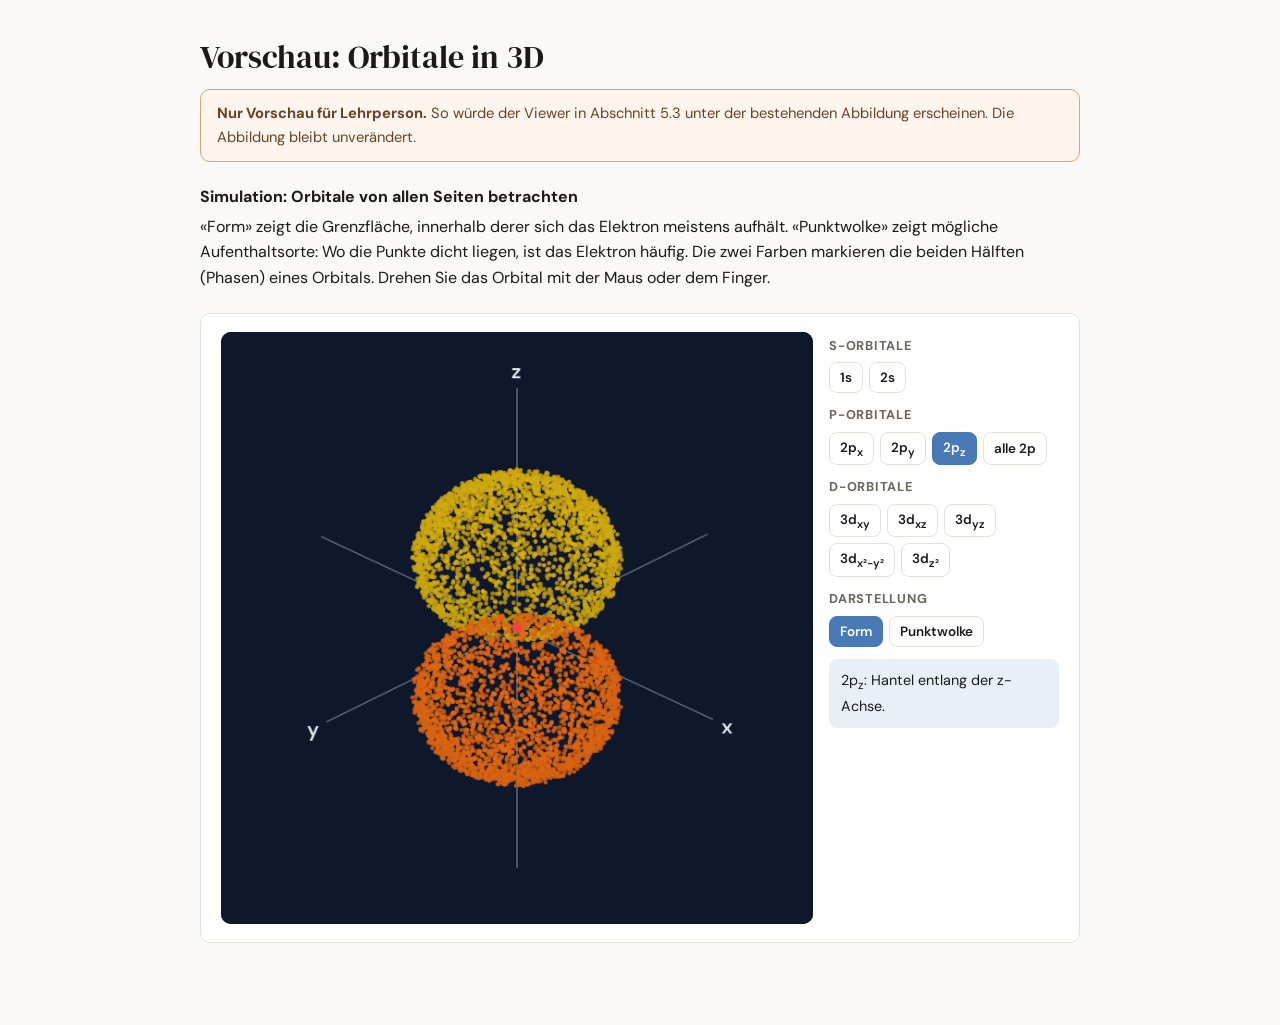
<file: vorschau-orbitale.html>
<!DOCTYPE html>
<html lang="de">
<head>
<meta charset="UTF-8">
<meta name="viewport" content="width=device-width, initial-scale=1.0">
<title>Vorschau: Orbitale in 3D</title>
<link href="https://fonts.googleapis.com/css2?family=DM+Sans:wght@400;600;700&family=DM+Serif+Display&family=JetBrains+Mono:wght@500&display=swap" rel="stylesheet">
<link rel="stylesheet" href="werkzeuge.css">
<style>
:root { --bg:#faf9f7; --bg-alt:#f3f1ee; --text:#1a1a1a; --text-muted:#6b6560; --border:#e5e2dd; --accent:#4a7ab5; --accent-light:#e8eff7;
  --serif:'DM Serif Display',Georgia,serif; --sans:'DM Sans',sans-serif; --mono:'JetBrains Mono',monospace; --radius:10px; }
body { margin:0; font-family:var(--sans); background:var(--bg); color:var(--text); line-height:1.6; }
main { max-width:880px; margin:0 auto; padding:32px 20px 60px; }
h1 { font-family:var(--serif); font-weight:400; font-size:2rem; margin:0 0 6px; }
.hinweis { background:#fdf5ee; border:1px solid #d4a574; color:#6b4226; border-radius:10px; padding:12px 16px; font-size:0.92rem; margin-bottom:22px; }
.ov-wrap { display:grid; grid-template-columns: 1fr 230px; gap:16px; }
.ov-wrap canvas { width:100%; aspect-ratio:1/1; background:#0f172a; border-radius:10px; cursor:grab; touch-action:none; }
.ov-side h4 { margin:4px 0 6px; font-size:0.8rem; text-transform:uppercase; letter-spacing:.06em; color:var(--text-muted); }
.ov-side .grp { display:flex; flex-wrap:wrap; gap:6px; margin-bottom:12px; }
.ov-side .tool-btn { padding:6px 10px; font-size:0.84rem; }
.ov-info { font-size:0.9rem; background:var(--accent-light); border-radius:8px; padding:10px 12px; }
@media (max-width:700px){ .ov-wrap { grid-template-columns:1fr; } }
</style>
</head>
<body>
<main>
  <h1>Vorschau: Orbitale in 3D</h1>
  <div class="hinweis"><strong>Nur Vorschau für Lehrperson.</strong> So würde der Viewer in Abschnitt 5.3 unter der bestehenden Abbildung erscheinen. Die Abbildung bleibt unverändert.</div>

  <h4 style="margin:0 0 4px;">Simulation: Orbitale von allen Seiten betrachten</h4>
  <p style="margin-top:0;">«Form» zeigt die Grenzfläche, innerhalb derer sich das Elektron meistens aufhält. «Punktwolke» zeigt mögliche Aufenthaltsorte: Wo die Punkte dicht liegen, ist das Elektron häufig. Die zwei Farben markieren die beiden Hälften (Phasen) eines Orbitals. Drehen Sie das Orbital mit der Maus oder dem Finger.</p>
  <div class="wz-box">
    <div class="ov-wrap">
      <canvas id="ovCanvas" width="640" height="640"></canvas>
      <div class="ov-side">
        <h4>s-Orbitale</h4><div class="grp" data-g="s"></div>
        <h4>p-Orbitale</h4><div class="grp" data-g="p"></div>
        <h4>d-Orbitale</h4><div class="grp" data-g="d"></div>
        <h4>Darstellung</h4>
        <div class="grp"><button class="tool-btn chosen" id="ovForm">Form</button><button class="tool-btn" id="ovPunkte">Punktwolke</button></div>
        <div class="ov-info" id="ovInfo"></div>
      </div>
    </div>
  </div>
</main>
<script>
(function () {
  const cv = document.getElementById('ovCanvas'), ctx = cv.getContext('2d');
  // Winkelanteile (Vorzeichen bestimmt die Farbe), radiale Verteilung vereinfacht
  const O = {
    '1s':  { g: 's', kugel: [[0.38, 0, 1]], f: (x, y, z, r) => 1, rad: r => Math.exp(-r / 1.0), R: 4.5, info: '1s: kugelförmig. Ein Orbital, max. 2 Elektronen.' },
    '2s':  { g: 's', kugel: [[0.85, 0, 0.8], [0.22, 1, 0.2]], f: (x, y, z, r) => 1, rad: r => Math.abs(2 - r) * Math.exp(-r / 2), R: 11, info: '2s: ebenfalls kugelförmig, aber grösser als 1s. Innen liegt eine zweite, kleine Kugelschale.' },
    '2px': { g: 'p', f: (x, y, z, r) => x / r, rad: r => r * Math.exp(-r / 2), R: 10, info: '2p<sub>x</sub>: Hantel entlang der x-Achse.' },
    '2py': { g: 'p', f: (x, y, z, r) => y / r, rad: r => r * Math.exp(-r / 2), R: 11, info: '2p<sub>y</sub>: Hantel entlang der y-Achse.' },
    '2pz': { g: 'p', f: (x, y, z, r) => z / r, rad: r => r * Math.exp(-r / 2), R: 11, info: '2p<sub>z</sub>: Hantel entlang der z-Achse.' },
    'alle 2p': { g: 'p', alle: ['2px', '2py', '2pz'], R: 11, info: 'Die drei p-Orbitale stehen senkrecht aufeinander. Zusammen fassen sie 6 Elektronen.' },
    '3dxy': { g: 'd', f: (x, y, z, r) => x * y / (r * r), rad: r => r * r * Math.exp(-r / 3), R: 20, info: '3d<sub>xy</sub>: vier Keulen zwischen den Achsen («Kleeblatt»).' },
    '3dxz': { g: 'd', f: (x, y, z, r) => x * z / (r * r), rad: r => r * r * Math.exp(-r / 3), R: 20, info: '3d<sub>xz</sub>: vier Keulen zwischen der x- und der z-Achse.' },
    '3dyz': { g: 'd', f: (x, y, z, r) => y * z / (r * r), rad: r => r * r * Math.exp(-r / 3), R: 20, info: '3d<sub>yz</sub>: vier Keulen zwischen der y- und der z-Achse.' },
    '3dx²−y²': { g: 'd', f: (x, y, z, r) => (x * x - y * y) / (r * r), rad: r => r * r * Math.exp(-r / 3), R: 20, info: '3d<sub>x²−y²</sub>: vier Keulen direkt auf der x- und der y-Achse.' },
    '3dz²': { g: 'd', f: (x, y, z, r) => (3 * z * z - r * r) / (r * r), rad: r => r * r * Math.exp(-r / 3), R: 20, info: '3d<sub>z²</sub>: Hantel entlang z mit einem Ring in der Mitte. Zusammen fassen die fünf d-Orbitale 10 Elektronen.' } };
  function wolke(key, n, form) {
    const o = O[key], pts = [];
    if (form && o.kugel) {
      o.kugel.forEach(([rr, sign, anteil]) => { for (let i = 0; i < n * anteil; i++) { const u = Math.random() * 2 - 1, t = Math.random() * 6.283, q = Math.sqrt(1 - u * u); pts.push([rr * q * Math.cos(t), rr * q * Math.sin(t), rr * u, sign]); } });
      return pts;
    }
    const psi = (x, y, z) => { const r = Math.hypot(x, y, z) || 1e-6; const a = o.f(x, y, z, r); return [o.rad(r) * a, a]; };
    let maxp = 0;
    for (let i = 0; i < 30000; i++) { const x = (Math.random() * 2 - 1) * o.R, y = (Math.random() * 2 - 1) * o.R, z = (Math.random() * 2 - 1) * o.R; const v = Math.abs(psi(x, y, z)[0]); if (v > maxp) maxp = v; }
    let tries = 0;
    while (pts.length < n && tries < 2500000) {
      tries++;
      const x = (Math.random() * 2 - 1) * o.R, y = (Math.random() * 2 - 1) * o.R, z = (Math.random() * 2 - 1) * o.R;
      if (Math.hypot(x, y, z) > o.R) continue;
      const [v, a] = psi(x, y, z), w = Math.abs(v) / maxp;
      const ok = form ? (w > 0.26 && w < 0.31) : Math.random() < w * w * 1.6;
      if (ok) pts.push([x / o.R, y / o.R, z / o.R, v >= 0 ? 0 : 1]);
    }
    return pts;
  }
  let akt = '2pz', pts = [], ax = -0.5, ay = 0.6, form = true;
  const FARBEN = [[[250, 204, 21], [249, 115, 22]], [[96, 165, 250], [52, 211, 153]], [[244, 114, 182], [167, 139, 250]]];
  function lade(k) {
    akt = k; const o = O[k];
    pts = o.alle ? o.alle.flatMap((kk, i) => wolke(kk, 2500, form).map(p => [p[0] * O[kk].R / o.R, p[1] * O[kk].R / o.R, p[2] * O[kk].R / o.R, p[3] + 2 * i])) : wolke(k, 6000, form);
    document.querySelectorAll('.ov-side .grp .tool-btn[data-k]').forEach(b => b.classList.toggle('chosen', b.dataset.k === k));
    document.getElementById('ovInfo').innerHTML = o.info;
  }
  function rot(p) {
    let [x, y, z] = p; // Welt: z nach oben
    let X = x * Math.cos(ay) - y * Math.sin(ay), Y = x * Math.sin(ay) + y * Math.cos(ay), Z = z;
    const Y2 = Y * Math.cos(ax) - Z * Math.sin(ax), Z2 = Y * Math.sin(ax) + Z * Math.cos(ax);
    return [X, Z2, Y2]; // Bildschirm x, y (oben), Tiefe
  }
  function farbe(i, tiefe, alpha) {
    const pair = FARBEN[Math.floor(i / 2) % 3], c = pair[i % 2], k = 0.65 + 0.35 * (tiefe + 1) / 2;
    return 'rgba(' + c.map(v => Math.round(v * k)).join(',') + ',' + alpha + ')';
  }
  function zeichne() {
    const W = cv.width, S = W * 0.42, C = W / 2;
    ctx.fillStyle = '#0f172a'; ctx.fillRect(0, 0, W, W);
    // Achsen
    [[1, 0, 0, 'x'], [0, 1, 0, 'y'], [0, 0, 1, 'z']].forEach(a => {
      const p = rot(a), m = rot([-a[0], -a[1], -a[2]]);
      ctx.strokeStyle = 'rgba(203,213,225,0.45)'; ctx.lineWidth = 1.5; ctx.beginPath(); ctx.moveTo(C + m[0] * S * 1.1, C - m[1] * S * 1.1); ctx.lineTo(C + p[0] * S * 1.1, C - p[1] * S * 1.1); ctx.stroke();
      ctx.fillStyle = '#e2e8f0'; ctx.font = '600 22px DM Sans, sans-serif'; ctx.fillText(a[3], C + p[0] * S * 1.18 - 6, C - p[1] * S * 1.18 + 8);
    });
    const proj = pts.map(p => { const r = rot(p); return [r[0], r[1], r[2], p[3]]; }).sort((a, b) => b[2] - a[2]);
    proj.forEach(p => {
      const x = C + p[0] * S, y = C - p[1] * S;
      if (form) { ctx.fillStyle = farbe(p[3], -p[2], 0.85); ctx.beginPath(); ctx.arc(x, y, 2.4, 0, 6.283); ctx.fill(); }
      else { ctx.fillStyle = farbe(p[3], -p[2], 0.7); ctx.fillRect(x - 1.2, y - 1.2, 2.4, 2.4); }
    });
    ctx.fillStyle = '#ef4444'; ctx.beginPath(); ctx.arc(C, C, 5, 0, 6.283); ctx.fill();
  }
  Object.keys(O).forEach(k => { const b = document.createElement('button'); b.className = 'tool-btn'; b.dataset.k = k; b.innerHTML = k.replace(/(\d)([spd])(.+)?/, (m, n, l, r) => n + l + (r ? '<sub>' + r + '</sub>' : '')); b.onclick = () => { lade(k); }; document.querySelector('.grp[data-g="' + O[k].g + '"]').appendChild(b); });
  const modus = f => { form = f; document.getElementById('ovForm').classList.toggle('chosen', f); document.getElementById('ovPunkte').classList.toggle('chosen', !f); lade(akt); };
  document.getElementById('ovForm').onclick = () => modus(true);
  document.getElementById('ovPunkte').onclick = () => modus(false);
  let drag = null, auto = true;
  cv.addEventListener('pointerdown', e => { drag = [e.clientX, e.clientY]; auto = false; cv.setPointerCapture(e.pointerId); cv.style.cursor = 'grabbing'; });
  cv.addEventListener('pointermove', e => { if (!drag) return; ay += (e.clientX - drag[0]) * 0.01; ax += (e.clientY - drag[1]) * 0.01; ax = Math.max(-1.5, Math.min(1.5, ax)); drag = [e.clientX, e.clientY]; });
  const up = () => { drag = null; cv.style.cursor = 'grab'; }; cv.addEventListener('pointerup', up); cv.addEventListener('pointercancel', up);
  (function loop() { if (auto) ay += 0.004; zeichne(); requestAnimationFrame(loop); })();
  lade('2pz');
})();
</script>
</body>
</html>
</file>
<file: werkzeuge.css>
/* ================================================================
   Werkzeuge für Lernseiten (Atombau) – ergänzt das Seiten-CSS
   ================================================================ */
.wz-title { font-size: 0.82rem; font-weight: 700; color: var(--text-muted, #6b6560); margin-bottom: 2px; }
.wz-btn, .tool-btn { font-family: var(--sans); font-size: 0.86rem; font-weight: 600; padding: 7px 14px; border: 1.5px solid var(--border, #e5e2dd); border-radius: 8px; background: white; color: var(--text, #1a1a1a); cursor: pointer; transition: border-color .15s, background .15s; }
.wz-btn:hover, .tool-btn:hover { border-color: var(--accent, #4a7ab5); }
.wz-btn.primaer { background: var(--accent, #4a7ab5); border-color: var(--accent, #4a7ab5); color: white; }
.wz-btn:disabled { opacity: .45; cursor: not-allowed; }
.tool-btn.chosen { background: var(--accent, #4a7ab5); border-color: var(--accent, #4a7ab5); color: white; }

/* Werkzeug-Kasten */
.wz-box { background: white; border: 1px solid var(--border, #e5e2dd); border-radius: var(--radius, 10px); padding: 18px 20px; margin: 22px 0; }
.wz-box .wz-kopf { display: flex; justify-content: space-between; align-items: baseline; gap: 10px; margin-bottom: 10px; }
.wz-box .wz-name { font-weight: 700; font-size: 1rem; }
.wz-box .wz-badge { font-family: var(--mono); font-size: 0.62rem; font-weight: 600; letter-spacing: .08em; text-transform: uppercase; color: var(--accent, #4a7ab5); background: var(--accent-light, #e8eff7); padding: 3px 8px; border-radius: 20px; white-space: nowrap; }
.wz-hinweis { font-size: 0.86rem; color: var(--text-muted, #6b6560); margin: 8px 0 0; }
.wz-msg { font-size: 0.9rem; margin-top: 10px; min-height: 1.2em; }
.wz-msg.ok { color: var(--correct-text, #2d5a37); }
.wz-msg.bad { color: var(--wrong-text, #7a2020); }

/* Vorhersage */
.predict { background: var(--accent-light, #e8eff7); border-radius: 10px; padding: 14px 16px; margin: 16px 0; }
.predict .pr-frage { font-weight: 600; margin-bottom: 10px; }
.predict .pr-opts { display: flex; flex-wrap: wrap; gap: 8px; }
.predict-echo { font-size: 0.9rem; color: var(--accent, #4a7ab5); background: var(--accent-light, #e8eff7); border-radius: 6px; padding: 8px 12px; margin: 10px 0; }

/* Notiz- und Zeichenfelder */
.notiz-box, .zeichen-box { margin-top: 14px; background: rgba(255,255,255,0.75); border: 1px dashed var(--border, #e5e2dd); border-radius: 8px; padding: 10px 14px 12px; }
.notiz-box textarea { width: 100%; min-height: 90px; font-family: var(--sans); font-size: 0.9rem; padding: 8px 10px; border: 1.5px solid var(--border, #e5e2dd); border-radius: 6px; resize: vertical; background: white; margin-top: 4px; }
.zeichen-box canvas { display: block; width: 100%; height: auto; background: white; border: 1.5px solid var(--border, #e5e2dd); border-radius: 6px; margin-top: 4px; touch-action: none; cursor: crosshair; }
.zb-tools { display: flex; flex-wrap: wrap; gap: 8px; align-items: center; margin-top: 8px; }
.zb-farbe { width: 26px; height: 26px; border-radius: 50%; border: 2px solid white; background: var(--c); box-shadow: 0 0 0 1.5px var(--border, #e5e2dd); cursor: pointer; padding: 0; }
.zb-farbe.aktiv { box-shadow: 0 0 0 2.5px var(--text, #1a1a1a); }
.zb-radier.aktiv { background: var(--bg-alt, #f3f1ee); border-color: var(--text, #1a1a1a); }

/* Karten zum Aufdecken */
.stoff-reveal { display: grid; grid-template-columns: repeat(auto-fit, minmax(220px, 1fr)); gap: 14px; margin: 18px 0 6px; }
.sr-card { font-family: var(--sans); text-align: center; background: white; border: 1.5px solid var(--border, #e5e2dd); border-radius: 12px; padding: 0; cursor: pointer; overflow: hidden; color: var(--text, #1a1a1a); transition: border-color .15s, box-shadow .15s; }
.sr-card:hover { border-color: var(--accent, #4a7ab5); box-shadow: 0 4px 12px rgba(0,0,0,0.06); }
.sr-front { display: flex; flex-direction: column; align-items: center; justify-content: center; gap: 8px; min-height: 150px; padding: 18px; }
.sr-formel { font-size: 1.6rem; font-weight: 700; }
.sr-frage { font-size: 0.9rem; color: var(--text-muted, #6b6560); }
.sr-tipp { font-family: var(--mono); font-size: 0.64rem; letter-spacing: .08em; text-transform: uppercase; color: var(--accent, #4a7ab5); }
.sr-back { display: none; flex-direction: column; text-align: left; padding: 14px 16px; font-size: 0.9rem; line-height: 1.55; }
.sr-back strong:first-child { display: block; font-family: var(--serif); font-weight: 400; font-size: 1.2rem; margin-bottom: 4px; }
.sr-card.open { border-color: var(--accent, #4a7ab5); }
.sr-card.open .sr-front { display: none; }
.sr-card.open .sr-back { display: flex; }
.sr-card.open .sr-back::after { content: '↺ Klicken zum Zurückdrehen'; font-family: var(--mono); font-size: 0.6rem; letter-spacing: .06em; text-transform: uppercase; color: var(--accent, #4a7ab5); margin-top: 8px; }

/* Aufklappbare Auflösung */
details.aufloesung { margin: 14px 0; border: 1px solid var(--merksatz-border, #7bc08a); border-radius: 8px; background: var(--merksatz-bg, #eef6f0); padding: 10px 14px; }
details.aufloesung summary { cursor: pointer; font-weight: 700; color: var(--merksatz-text, #2d5a37); }
details.aufloesung[open] summary { margin-bottom: 8px; }

/* Doppellektionen und Freigabe */
.dl-gesperrt { margin: 18px 0 8px; padding: 18px 20px; background: var(--bg-alt, #f3f1ee); border: 1px dashed var(--border, #e5e2dd); border-radius: 10px; color: var(--text-muted, #6b6560); font-size: 0.95rem; }
.nav-dl { display: block; margin-top: 2px; font-family: var(--mono); font-size: 0.58rem; font-weight: 600; letter-spacing: .05em; text-transform: uppercase; color: var(--text-light, #9c9891); }
.dl-tag { display: inline-block; margin-left: 10px; font-family: var(--mono); font-size: 0.62rem; font-weight: 600; letter-spacing: .08em; text-transform: uppercase; color: var(--accent, #4a7ab5); background: var(--accent-light, #e8eff7); padding: 2px 8px; border-radius: 20px; vertical-align: middle; }

/* Hinweis auf das gedruckte Aufgabendossier */
.dossier-hinweis { display: flex; gap: 14px; align-items: flex-start; margin: 20px 0 36px; padding: 16px 18px; background: var(--aufgabe-bg, #fdf5ee); border: 1px solid var(--aufgabe-border, #d4a574); border-radius: var(--radius, 10px); color: var(--aufgabe-text, #6b4226); }
.dossier-hinweis .dh-icon { font-size: 1.5rem; line-height: 1; }
.dossier-hinweis .dh-titel { font-weight: 700; }
.dossier-hinweis .dh-text { font-size: 0.9rem; }

/* Tabellen mit Eingabefeldern */
.wz-table { width: 100%; border-collapse: collapse; font-size: 0.9rem; margin-top: 8px; }
.wz-table th, .wz-table td { border: 1px solid var(--border, #e5e2dd); padding: 6px 8px; text-align: center; }
.wz-table th { background: var(--bg-alt, #f3f1ee); font-weight: 600; }
.wz-table input { width: 100%; max-width: 90px; font-family: var(--sans); font-size: 0.9rem; padding: 4px 6px; border: 1.5px solid var(--border, #e5e2dd); border-radius: 6px; text-align: center; }
.wz-table input.ok { border-color: var(--correct-border, #7bc08a); background: var(--correct-bg, #eef6f0); }
.wz-table input.bad { border-color: var(--wrong-border, #e07070); background: var(--wrong-bg, #fceaea); }
.wz-scroll { overflow-x: auto; }

@media print { .zeichen-box .zb-tools, .wz-btn { display: none; } }

/* Breite Tabellen und PSE auf dem Handy seitlich scrollbar */
@media (max-width: 760px) {
  main table.data-table, main .wz-table { display: block; overflow-x: auto; max-width: 100%; }
  main .pse-grid-wrap { overflow-x: auto; max-width: 100%; }
}

/* Orbitale in 3D */
canvas.orb-mini { width: 130px; height: 130px; display: block; margin: 0 auto 8px; border-radius: 10px; }
.orb-viewer .ov-wrap { display: grid; grid-template-columns: 1fr 230px; gap: 16px; }
.orb-viewer canvas { width: 100%; aspect-ratio: 1/1; background: #0f172a; border-radius: 10px; }
.orb-viewer .ov-side h4 { margin: 4px 0 6px; font-size: 0.78rem; text-transform: uppercase; letter-spacing: .06em; color: var(--text-muted, #6b6560); }
.orb-viewer .grp { display: flex; flex-wrap: wrap; gap: 6px; margin-bottom: 12px; }
.orb-viewer .tool-btn { padding: 6px 10px; font-size: 0.84rem; }
.orb-viewer .ov-info { font-size: 0.9rem; background: var(--accent-light, #e8eff7); border-radius: 8px; padding: 10px 12px; }
@media (max-width: 700px) { .orb-viewer .ov-wrap { grid-template-columns: 1fr; } }

/* Nuklidsymbol: Massenzahl und Ordnungszahl rechtsbündig übereinander */
.nuklid { display: inline-flex; align-items: center; vertical-align: middle; white-space: nowrap; }
.nuklid .nz { display: inline-flex; flex-direction: column; align-items: flex-end; font-size: 0.7em; line-height: 1.05; margin-right: 0.1em; }

/* Zeichenfeld: Strichstärke und Teilchen */
.zb-label { display: inline-flex; align-items: center; gap: 6px; font-size: 0.82rem; color: var(--text-muted, #6b6560); }
.zb-label select { font-family: var(--sans); font-size: 0.85rem; padding: 4px 6px; border: 1.5px solid var(--border, #e5e2dd); border-radius: 6px; background: white; color: var(--text, #1a1a1a); }
.zb-teilchen { margin-top: 6px; }
.zb-hinweis { font-size: 0.78rem; color: var(--text-light, #9c9891); }
.zb-radier.aktiv { background: var(--bg-alt, #f3f1ee); border-color: var(--text, #1a1a1a); }
.zeichen-box canvas:focus { outline: none; }
</file>
<file: struktur.css>
/* Gemeinsame Gestaltung für alle Seiten «Struktur & Eigenschaften» (aus struktur.html übernommen) */

:root {
  --bg: #faf9f7;
  --bg-alt: #f3f1ee;
  --text: #1a1a1a;
  --text-muted: #6b6560;
  --text-light: #9c9891;
  --border: #e5e2dd;
  --sidebar-bg: #f5f4f1;
  --glossar-bg: #f0f4fa; --glossar-border: #8aadd4; --glossar-text: #2c4a6e; --glossar-label: #5b8ab5;
  --merksatz-bg: #eef6f0; --merksatz-border: #7bc08a; --merksatz-text: #2d5a37; --merksatz-label: #5a9e6a;
  --aufgabe-bg: #fdf5ee; --aufgabe-border: #d4a574; --aufgabe-text: #6b4226; --aufgabe-label: #c08a56;
  --experiment-bg: #f4f0fa; --experiment-border: #a890c8; --experiment-text: #4a3668; --experiment-label: #8b72b0;
  --discovery-bg: #faf5ee; --discovery-border: #c8b080; --discovery-text: #5a4a2e; --discovery-label: #a89060;
  /* Thema «Struktur & Eigenschaften» = Petrol */
  --accent: #2b7f7a;
  --accent-light: #e6f2f1;
  --accent-strong: #1d5753;
  --quiz-bg: #f8f7f4;
  --correct-bg: #eef6f0; --correct-border: #7bc08a; --correct-text: #2d5a37;
  --wrong-bg: #fceaea; --wrong-border: #e07070; --wrong-text: #7a2020;
  --forms-bg: #e8eff7; --forms-border: #8aadd4; --forms-text: #2c4a6e;
  --kation: #3d6fb0; --kation-bg: #e8eff9;
  --anion: #c0504d; --anion-bg: #fbecea;
  --serif: 'DM Serif Display', Georgia, serif;
  --sans: 'DM Sans', -apple-system, sans-serif;
  --mono: 'JetBrains Mono', monospace;
  --radius: 10px;
}
* { margin: 0; padding: 0; box-sizing: border-box; }
html { scroll-behavior: smooth; scroll-padding-top: 20px; }
body { font-family: var(--sans); background: var(--bg); color: var(--text); font-size: 17px; line-height: 1.7; }

/* === LAYOUT === */
.layout { display: flex; min-height: 100vh; }
.sidebar { width: 272px; background: var(--sidebar-bg); border-right: 1px solid var(--border); padding: 24px 0; position: sticky; top: 0; height: 100vh; overflow-y: auto; flex-shrink: 0; }
.sidebar-brand { font-family: var(--serif); font-size: 1.15rem; padding: 0 20px 16px; border-bottom: 1px solid var(--border); margin-bottom: 12px; color: var(--text); }
.sidebar-brand small { display: block; font-family: var(--sans); font-size: 0.72rem; color: var(--text-muted); font-weight: 500; margin-top: 2px; letter-spacing: 0.04em; }
.sidebar-phase { font-family: var(--mono); font-size: 0.68rem; font-weight: 500; text-transform: uppercase; letter-spacing: 0.08em; color: var(--text-light); padding: 14px 20px 6px; }
.nav-item { display: flex; align-items: center; gap: 10px; padding: 9px 20px; font-size: 0.82rem; font-weight: 500; color: var(--text-muted); cursor: pointer; transition: all 0.15s; text-decoration: none; border-left: 3px solid transparent; }
.nav-item:hover { background: rgba(0,0,0,0.03); }
.nav-item.active { color: var(--accent); background: var(--accent-light); border-left-color: var(--accent); }
.nav-item.locked { color: var(--text-light); cursor: not-allowed; opacity: 0.55; }
.nav-dot { width: 7px; height: 7px; border-radius: 50%; background: var(--border); flex-shrink: 0; }
.nav-item.active .nav-dot { background: var(--accent); }
.lock-icon { font-size: 11px; margin-left: auto; }

.main-wrap { flex: 1; min-width: 0; }
.progress-bar { position: sticky; top: 0; height: 3px; background: var(--border); z-index: 50; }
.progress-fill { height: 100%; width: 0%; background: var(--accent); transition: width 0.15s; }
.content { max-width: 800px; margin: 0 auto; padding: 48px 40px 100px; }

/* === HERO === */
.hero-inline { margin-bottom: 40px; padding-bottom: 32px; border-bottom: 1px solid var(--border); }
.phase-badge { display: inline-block; font-family: var(--mono); font-size: 0.72rem; font-weight: 600; color: var(--accent); background: var(--accent-light); padding: 4px 14px; border-radius: 100px; letter-spacing: 0.04em; margin-bottom: 12px; }
.hero-inline h1 { font-family: var(--serif); font-size: clamp(2rem, 4vw, 2.8rem); font-weight: 400; line-height: 1.2; margin-bottom: 8px; }
.hero-inline .subtitle { font-size: 0.95rem; color: var(--text-muted); }
.dl-plan { display: grid; grid-template-columns: 1fr 1fr; gap: 12px; margin-top: 22px; }
.dl-card { background: white; border: 1px solid var(--border); border-radius: var(--radius); padding: 14px 16px; }
.dl-card .dl-tag { font-family: var(--mono); font-size: 0.66rem; font-weight: 600; letter-spacing: 0.08em; text-transform: uppercase; color: var(--accent); }
.dl-card .dl-title { font-weight: 700; font-size: 0.95rem; margin: 2px 0 4px; }
.dl-card .dl-desc { font-size: 0.8rem; color: var(--text-muted); line-height: 1.5; }

/* === LESSON STRUCTURE === */
.lesson-header { margin: 56px 0 32px; padding: 28px 0 0; border-top: 3px solid var(--accent); }
.lesson-number { font-family: var(--mono); font-size: 0.78rem; font-weight: 500; color: var(--accent); letter-spacing: 0.08em; text-transform: uppercase; margin-bottom: 6px; }
.lesson-header h2 { font-family: var(--serif); font-size: clamp(1.6rem, 3.5vw, 2.2rem); font-weight: 400; line-height: 1.2; }
.lernziele { background: var(--accent-light); border: 1px solid #bfdcd9; border-radius: var(--radius); padding: 22px 26px; margin: 24px 0; }
.lernziele h3 { font-family: var(--sans); font-size: 0.82rem; font-weight: 700; color: var(--accent); text-transform: uppercase; letter-spacing: 0.06em; margin: 0 0 10px; }
.lernziele ul { list-style: none; padding: 0; margin: 0; }
.lernziele li { padding: 3px 0; font-size: 0.92rem; color: var(--accent-strong); }
.lernziele label { display: flex; gap: 10px; align-items: flex-start; cursor: pointer; }
.lernziele input[type=checkbox] { appearance: none; -webkit-appearance: none; flex-shrink: 0; width: 18px; height: 18px; margin-top: 3px; border: 2px solid var(--accent); border-radius: 4px; background: white; cursor: pointer; display: grid; place-content: center; }
.lernziele input[type=checkbox]::after { content: '✓'; font-size: 13px; font-weight: 700; color: white; line-height: 1; }
.lernziele input[type=checkbox]:checked { background: var(--accent); }
.lernziele li.erreicht span { color: var(--text-muted); }
.lernziele .lz-hinweis { font-size: 0.74rem; color: var(--text-light); margin: 8px 0 0; }
h3 { font-family: var(--serif); font-size: 1.45rem; font-weight: 400; margin: 40px 0 14px; }
h4 { font-size: 1.02rem; font-weight: 700; margin: 24px 0 10px; }
p { margin-bottom: 16px; }
strong { font-weight: 600; }
ul, ol { margin-bottom: 16px; padding-left: 20px; }
li { margin-bottom: 4px; }
a { color: var(--accent); font-weight: 600; }
.f { font-family: var(--sans); white-space: nowrap; }
.tag-gemeinsam { display: inline-block; font-family: var(--mono); font-size: 0.66rem; font-weight: 600; letter-spacing: 0.06em; text-transform: uppercase; background: var(--accent); color: white; padding: 2px 9px; border-radius: 100px; vertical-align: middle; margin-left: 8px; }
.tag-selbst { display: inline-block; font-family: var(--mono); font-size: 0.66rem; font-weight: 600; letter-spacing: 0.06em; text-transform: uppercase; background: var(--aufgabe-border); color: white; padding: 2px 9px; border-radius: 100px; vertical-align: middle; margin-left: 8px; }

/* === CONTENT BOXES === */
.glossar, .merksatz, .aufgabe, .experiment, .discovery { border-left: 4px solid; border-radius: 0 8px 8px 0; padding: 16px 20px; margin: 22px 0; }
.glossar { background: var(--glossar-bg); border-color: var(--glossar-border); }
.merksatz { background: var(--merksatz-bg); border-color: var(--merksatz-border); }
.aufgabe { background: var(--aufgabe-bg); border-color: var(--aufgabe-border); }
.experiment { background: var(--experiment-bg); border-color: var(--experiment-border); padding: 18px 22px; }
.discovery { background: var(--discovery-bg); border-color: var(--discovery-border); padding: 18px 22px; }
.glossar-label, .merksatz-label, .aufgabe-label, .experiment-label, .discovery-label { font-family: var(--mono); font-size: 0.7rem; font-weight: 500; text-transform: uppercase; letter-spacing: 0.1em; margin-bottom: 5px; }
.glossar-label { color: var(--glossar-label); } .merksatz-label { color: var(--merksatz-label); } .aufgabe-label { color: var(--aufgabe-label); } .experiment-label { color: var(--experiment-label); } .discovery-label { color: var(--discovery-label); }
.glossar-term { font-weight: 700; font-size: 0.98rem; margin-bottom: 3px; color: var(--glossar-text); }
.glossar p { font-size: 0.9rem; color: var(--glossar-text); margin-bottom: 0; }
.merksatz p, .merksatz li { font-size: 0.93rem; color: var(--merksatz-text); }
.merksatz p:last-child, .merksatz ul:last-child, .merksatz ol:last-child { margin-bottom: 0; }
.aufgabe p, .aufgabe li { font-size: 0.93rem; color: var(--aufgabe-text); }
.experiment h4, .discovery h4 { margin-top: 0; margin-bottom: 10px; }
.experiment h4 { color: var(--experiment-text); } .discovery h4 { color: var(--discovery-text); }
.experiment p, .experiment li { font-size: 0.9rem; color: var(--experiment-text); }
.discovery p, .discovery li { font-size: 0.9rem; color: var(--discovery-text); }
.experiment ol, .experiment ul, .discovery ol, .discovery ul { padding-left: 20px; margin-bottom: 10px; }
.discovery .hint { background: rgba(200,176,128,0.15); border-radius: 6px; padding: 9px 13px; margin-top: 10px; font-size: 0.83rem; color: var(--discovery-text); font-style: italic; }

/* Aufklapp-Lösungen */
details.loesung { margin-top: 12px; background: rgba(255,255,255,0.65); border: 1px dashed var(--discovery-border); border-radius: 7px; padding: 8px 14px; font-size: 0.88rem; }
details.loesung summary { cursor: pointer; font-weight: 600; color: var(--discovery-text); list-style: none; }
details.loesung summary::-webkit-details-marker { display: none; }
details.loesung summary::before { content: '▸ '; }
details.loesung[open] summary::before { content: '▾ '; }
details.loesung[open] { padding-bottom: 12px; }
details.loesung .inner { margin-top: 8px; color: var(--text); }
details.loesung .inner p { margin-bottom: 8px; }
details.loesung table { margin: 6px 0; }

/* Gesperrte Lösungen + Eigenleistung */
details.loesung.locked summary { color: var(--text-light); cursor: not-allowed; }
details.loesung.locked summary::before { content: '🔒 '; }
.gate { margin-top: 14px; background: rgba(255,255,255,0.75); border: 1px solid var(--border); border-radius: 8px; padding: 12px 14px; }
.gate-title { font-family: var(--mono); font-size: 0.68rem; font-weight: 600; letter-spacing: 0.08em; text-transform: uppercase; color: var(--text-muted); margin-bottom: 8px; }
.gate-row { display: grid; grid-template-columns: minmax(120px, 1fr) minmax(140px, 1.3fr) 24px; gap: 8px; align-items: center; margin-bottom: 6px; font-size: 0.88rem; }
.in-wrap { display: flex; gap: 6px; min-width: 0; }
.in-wrap input { flex: 1; }
.sub-btn { font-family: var(--sans); font-size: 0.85rem; font-weight: 700; padding: 0 9px; border: 1.5px solid var(--border); border-radius: 6px; background: white; color: var(--text-muted); cursor: pointer; white-space: nowrap; }
.sub-btn:hover { border-color: var(--accent); }
.sub-btn.on { background: var(--accent); border-color: var(--accent); color: white; }
.tr-inrow { display: flex; justify-content: center; gap: 8px; }
.tr-inrow .tr-input { max-width: 320px; }
.tr-inrow .sub-btn { font-size: 1rem; padding: 0 12px; }
.gate-row input { font-family: var(--sans); font-size: 0.92rem; padding: 6px 9px; border: 1.5px solid var(--border); border-radius: 6px; background: white; min-width: 0; }
.gate-row input.ok { border-color: var(--correct-border); background: var(--correct-bg); }
.gate-row input.bad { border-color: var(--wrong-border); background: var(--wrong-bg); }
.gate-row .mark { font-weight: 700; text-align: center; }
.gate textarea { width: 100%; min-height: 78px; font-family: var(--sans); font-size: 0.9rem; padding: 8px 10px; border: 1.5px solid var(--border); border-radius: 6px; resize: vertical; background: white; margin-top: 4px; }
.gate-label { font-size: 0.84rem; color: var(--text-muted); margin: 4px 0 2px; }
.gate-actions { display: flex; flex-wrap: wrap; align-items: center; gap: 10px; margin-top: 8px; }
.gate-msg { font-size: 0.84rem; line-height: 1.45; }
.gate-msg.ok { color: var(--correct-text); }
.gate-msg.bad { color: var(--wrong-text); }
.gate.done { border-color: var(--correct-border); background: var(--correct-bg); }
.gate.notes { border-style: dashed; }
.gate-label em { font-style: normal; color: var(--text-light); font-size: 0.78rem; }

/* Ionen-Auswahl als Kacheln */
.lbk-chips { display: flex; flex-wrap: wrap; gap: 6px; }
.lbk-chip { font-family: var(--sans); border: 1.5px solid var(--border); background: var(--bg); border-radius: 8px; padding: 5px 9px; cursor: pointer; text-align: center; line-height: 1.2; min-width: 64px; transition: all 0.15s; }
.lbk-chip b { display: block; font-size: 0.95rem; }
.lbk-chip small { display: block; font-size: 0.66rem; color: var(--text-muted); }
.lbk-side.k .lbk-chip:hover { border-color: var(--kation); }
.lbk-side.a .lbk-chip:hover { border-color: var(--anion); }
.lbk-side.k .lbk-chip.active { background: var(--kation-bg); border-color: var(--kation); color: var(--kation); }
.lbk-side.a .lbk-chip.active { background: var(--anion-bg); border-color: var(--anion); color: var(--anion); }
.lbk-hint { font-size:0.78rem; color:var(--text-light); text-align:center; margin-top:6px; }
.ion-token { cursor:pointer; font-family:var(--sans); }
.ion-token:hover { opacity:0.7; }
.lbk-result .kgv { display: block; font-size: 0.84rem; margin-top: 4px; }

/* Zuordnen: Namensschritt */
.tq-name { margin-top: 10px; padding: 10px 12px; background: var(--bg); border: 1px solid var(--border); border-radius: 8px; }
.tq-name-label { font-size: 0.85rem; font-weight: 600; margin-bottom: 6px; }
.tq-name-row { display: flex; flex-wrap: wrap; gap: 8px; }
.tq-name-row input { flex: 1; min-width: 160px; font-family: var(--sans); font-size: 0.92rem; padding: 6px 9px; border: 1.5px solid var(--border); border-radius: 6px; background: white; }
.tq-name-row input.ok { border-color: var(--correct-border); background: var(--correct-bg); }
.tq-name-row input.bad { border-color: var(--wrong-border); background: var(--wrong-bg); }
.tq-fb { margin-top: 8px; }

/* Notizfeld */
.notiz-box { margin-top: 14px; background: rgba(255,255,255,0.75); border: 1px dashed var(--border); border-radius: 8px; padding: 10px 14px 12px; }
.notiz-box textarea { width: 100%; min-height: 90px; font-family: var(--sans); font-size: 0.9rem; padding: 8px 10px; border: 1.5px solid var(--border); border-radius: 6px; resize: vertical; background: white; margin-top: 4px; }

/* Stoffkarten 1.5 */
.stoff-reveal { display: grid; grid-template-columns: 1fr 1fr; gap: 14px; margin: 18px 0 6px; }
.sr-card { font-family: var(--sans); text-align: center; background: white; border: 1.5px solid var(--border); border-radius: 12px; padding: 0; cursor: pointer; overflow: hidden; color: var(--text); transition: border-color 0.15s, box-shadow 0.15s; }
.sr-card:hover { border-color: var(--accent); box-shadow: 0 4px 12px rgba(0,0,0,0.06); }
.sr-front { display: flex; flex-direction: column; align-items: center; justify-content: center; gap: 8px; min-height: 190px; padding: 18px; }
.sr-formel { font-size: 2.4rem; font-weight: 700; }
.sr-frage { font-size: 0.9rem; color: var(--text-muted); }
.sr-tipp { font-family: var(--mono); font-size: 0.66rem; letter-spacing: 0.08em; text-transform: uppercase; color: var(--accent); }
.sr-back { display: none; flex-direction: column; align-items: stretch; text-align: left; }
.sr-back img { width: 100%; height: 170px; object-fit: cover; display: block; background: var(--bg-alt); }
.sr-name { font-family: var(--serif); font-size: 1.35rem; padding: 12px 16px 0; }
.sr-ionen { padding: 2px 16px 0; font-size: 0.95rem; color: var(--accent-strong); font-weight: 600; }
.sr-text { padding: 6px 16px 16px; font-size: 0.85rem; color: var(--text-muted); line-height: 1.5; }
.sr-card.open { cursor: pointer; border-color: var(--accent); }
.sr-card.open .sr-back::after { content: '↺ Klicken zum Zurückdrehen'; font-family: var(--mono); font-size: 0.62rem; letter-spacing: 0.06em; text-transform: uppercase; color: var(--accent); margin-top: 8px; padding: 0 14px 12px; }
.sr-card.open .sr-front { display: none; }
.sr-card.open .sr-back { display: flex; animation: pop 0.25s ease-out; }
.bildnachweis { font-size: 0.72rem; color: var(--text-light); margin: 0 0 18px; }

/* === TABLES === */
.data-table { width: 100%; border-collapse: collapse; margin: 18px 0; font-size: 0.9rem; }
.data-table th { background: #2f5e5b; color: white; font-weight: 600; padding: 9px 13px; text-align: left; }
.data-table th:first-child { border-radius: 8px 0 0 0; }
.data-table th:last-child { border-radius: 0 8px 0 0; }
.data-table td { padding: 8px 13px; border-bottom: 1px solid var(--border); vertical-align: top; }
.data-table tr:nth-child(even) td { background: var(--bg-alt); }
.table-scroll { overflow-x: auto; }

/* === WIDGET-RAHMEN (analog Simulation) === */
.widget { margin: 28px 0; border-radius: var(--radius); overflow: hidden; border: 2px solid var(--border); background: white; }
.widget-header { background: #1e293b; padding: 12px 18px; display: flex; align-items: center; justify-content: space-between; gap: 10px; }
.widget-title { color: white; font-weight: 600; font-size: 0.88rem; }
.widget-badge { background: rgba(43,127,122,0.3); color: #a6dbd6; font-size: 0.68rem; font-weight: 600; padding: 3px 10px; border-radius: 100px; white-space: nowrap; }
.widget-body { padding: 20px; background: var(--bg); }
.widget-caption { background: #1e293b; padding: 10px 18px; color: #94a3b8; font-size: 0.78rem; }

/* === MINERALWASSER-ETIKETT === */
.etikett-wrap { display: flex; justify-content: center; padding: 8px 0; }
.etikett { width: 100%; max-width: 440px; background: linear-gradient(160deg, #e9f4fb 0%, #d4e9f5 60%, #c3dff0 100%); border-radius: 14px; border: 1px solid #a9cbe0; padding: 22px 24px 18px; position: relative; overflow: hidden; box-shadow: 0 6px 18px rgba(30,80,120,0.12); }
.etikett::before { content: ''; position: absolute; left: -40px; right: -40px; bottom: -60px; height: 120px; background: radial-gradient(ellipse at center, rgba(255,255,255,0.7), transparent 70%); }
.etikett-brand { font-family: var(--serif); font-size: 1.7rem; color: #1f4e6e; text-align: center; line-height: 1.1; }
.etikett-sub { text-align: center; font-size: 0.74rem; letter-spacing: 0.18em; text-transform: uppercase; color: #4f7f9c; margin: 4px 0 14px; }
.etikett-mountains { display: block; margin: 0 auto 10px; }
.etikett-analyse { background: rgba(255,255,255,0.75); border-radius: 8px; padding: 10px 14px; position: relative; z-index: 1; }
.etikett-analyse .ea-title { font-size: 0.72rem; font-weight: 700; letter-spacing: 0.08em; text-transform: uppercase; color: #1f4e6e; margin-bottom: 4px; }
.etikett-analyse table { width: 100%; font-size: 0.84rem; border-collapse: collapse; color: #1f3a4e; }
.etikett-analyse td { padding: 2px 0; border-bottom: 1px dotted #b8d2e2; }
.etikett-analyse td:last-child { text-align: right; font-family: var(--mono); font-size: 0.8rem; }
.etikett-analyse tr:last-child td { border-bottom: none; }
.etikett-foot { font-size: 0.66rem; color: #4f7f9c; text-align: center; margin-top: 10px; position: relative; z-index: 1; }

/* === PSE-LADUNGS-STREIFEN === */
.pse-strip { display: grid; grid-template-columns: repeat(8, 1fr); gap: 4px; margin: 16px 0; font-size: 0.78rem; text-align: center; }
.pse-strip div { border-radius: 6px; padding: 6px 2px; line-height: 1.3; }
.pse-strip .g { font-family: var(--mono); font-size: 0.64rem; color: var(--text-muted); }
.pse-strip .k { background: var(--kation-bg); color: var(--kation); font-weight: 700; }
.pse-strip .a { background: var(--anion-bg); color: var(--anion); font-weight: 700; }
.pse-strip .n { background: var(--bg-alt); color: var(--text-light); }

/* === LADUNGSBAUKASTEN === */
.lbk-controls { display: grid; grid-template-columns: 1fr; gap: 12px; margin-bottom: 14px; }
.lbk-side { background: white; border: 1px solid var(--border); border-radius: 8px; padding: 12px; }
.lbk-side.k { border-top: 3px solid var(--kation); }
.lbk-side.a { border-top: 3px solid var(--anion); }
.lbk-side label { font-size: 0.74rem; font-weight: 700; text-transform: uppercase; letter-spacing: 0.06em; color: var(--text-muted); display: block; margin-bottom: 5px; }

.lbk-btns { display: flex; gap: 6px; margin-top: 10px; }
.lbk-btn, .btn { font-family: var(--sans); font-size: 0.85rem; font-weight: 600; padding: 6px 12px; border: 1.5px solid var(--border); border-radius: 6px; background: white; cursor: pointer; transition: all 0.15s; color: var(--text); }
.lbk-btn:hover, .btn:hover { border-color: var(--accent); background: var(--accent-light); }
.btn:disabled { opacity: 0.5; cursor: not-allowed; }
.btn:disabled:hover { border-color: var(--border); background: white; }
.btn.primary { background: var(--accent); border-color: var(--accent); color: white; }
.btn.primary:hover { background: var(--accent-strong); border-color: var(--accent-strong); }
.lbk-stage { min-height: 96px; background: white; border: 1px dashed var(--border); border-radius: 8px; padding: 12px; display: flex; flex-wrap: wrap; gap: 8px; align-items: center; justify-content: center; }
.lbk-stage .empty { color: var(--text-light); font-size: 0.85rem; font-style: italic; }
.ion-token { min-width: 58px; height: 58px; padding: 0 8px; border-radius: 29px; display: inline-flex; align-items: center; justify-content: center; font-weight: 700; font-size: 0.9rem; animation: pop 0.2s ease-out; }
.ion-token.k { background: var(--kation-bg); color: var(--kation); border: 2px solid var(--kation); }
.ion-token.a { background: var(--anion-bg); color: var(--anion); border: 2px solid var(--anion); }
@keyframes pop { from { transform: scale(0.6); opacity: 0; } to { transform: scale(1); opacity: 1; } }
.lbk-meter { margin: 14px 0 6px; }
.lbk-meter-bar { position: relative; height: 12px; background: var(--bg-alt); border-radius: 6px; overflow: hidden; }
.lbk-meter-fill { position: absolute; top: 0; bottom: 0; transition: all 0.25s; }
.lbk-meter-mid { position: absolute; left: 50%; top: -3px; bottom: -3px; width: 2px; background: var(--text); }
.lbk-meter-label { display: flex; justify-content: space-between; font-size: 0.74rem; color: var(--text-muted); margin-top: 3px; }
.lbk-sum { text-align: center; font-size: 0.95rem; margin-top: 6px; }
.lbk-result { margin-top: 12px; padding: 12px 16px; border-radius: 8px; font-size: 0.92rem; display: none; }
.lbk-result.show { display: block; }
.lbk-result.ok { background: var(--correct-bg); border: 1px solid var(--correct-border); color: var(--correct-text); }
.lbk-result.warn { background: #fdf6e3; border: 1px solid #e0c16f; color: #6b5310; }
.lbk-result .big { font-size: 1.35rem; font-weight: 700; display: block; margin: 2px 0; }

/* === MOLEKÜLIONEN-EXPLORER === */
.mi-chips { display: flex; flex-wrap: wrap; gap: 6px; margin-bottom: 16px; }
.mi-chip { font-family: var(--sans); font-size: 0.88rem; font-weight: 600; padding: 6px 12px; border-radius: 100px; border: 1.5px solid var(--border); background: white; cursor: pointer; transition: all 0.15s; }
.mi-chip:hover { border-color: var(--accent); }
.mi-chip.active { background: var(--accent); border-color: var(--accent); color: white; }
.mi-chip.k { border-color: #b8cbe6; }
.mi-panel { display: grid; grid-template-columns: 260px 1fr; gap: 18px; background: white; border: 1px solid var(--border); border-radius: 8px; padding: 16px; align-items: center; }
.mi-panel svg { width: 100%; height: auto; display: block; }
.mi-name { font-family: var(--serif); font-size: 1.5rem; line-height: 1.2; }
.mi-formula { font-size: 1.15rem; font-weight: 700; color: var(--accent-strong); margin: 2px 0 10px; }
.mi-row { font-size: 0.86rem; margin-bottom: 6px; line-height: 1.5; display: grid; grid-template-columns: 92px 1fr; column-gap: 6px; }
.mi-row b { color: var(--text-muted); font-weight: 600; }
.mi-note { font-size: 0.74rem; color: var(--text-light); margin-top: 8px; font-style: italic; }

/* === FLIP-KARTEN === */
.flip-grid { display: grid; grid-template-columns: repeat(3, 1fr); gap: 14px; margin: 22px 0; }
.flip { perspective: 1000px; cursor: pointer; height: 280px; }
.flip-inner { position: relative; width: 100%; height: 100%; transition: transform 0.6s; transform-style: preserve-3d; }
.flip.flipped .flip-inner { transform: rotateY(180deg); }
.flip-face { position: absolute; inset: 0; backface-visibility: hidden; -webkit-backface-visibility: hidden; border-radius: 12px; padding: 16px; display: flex; flex-direction: column; justify-content: center; align-items: center; text-align: center; border: 1px solid var(--border); }
.flip-front { background: white; }
.flip-front .pair { display: flex; align-items: center; gap: 12px; font-size: 1.6rem; font-weight: 700; }
.flip-front .pair .vs { font-size: 0.8rem; color: var(--text-light); font-weight: 500; }
.flip-front .q { font-size: 0.82rem; color: var(--text-muted); margin-top: 12px; }
.flip-front .turn { font-family: var(--mono); font-size: 0.64rem; letter-spacing: 0.08em; text-transform: uppercase; color: var(--accent); margin-top: 12px; }
.flip-back { background: #1e293b; color: #e2e8f0; transform: rotateY(180deg); font-size: 0.78rem; line-height: 1.45; text-align: left; align-items: stretch; justify-content: flex-start; gap: 8px; }
.flip-back .fb-item b { color: white; display: block; font-size: 0.86rem; }
.flip-back .fb-item.danger b { color: #fca5a5; }
.flip-back .fb-item.ok b { color: #86efac; }

/* === PRÄFIX-TABELLE === */
.prefix-grid { display: grid; grid-template-columns: repeat(5, 1fr); gap: 8px; }
.prefix-cell { background: white; border: 1px solid var(--border); border-radius: 8px; padding: 8px; text-align: center; }
.prefix-cell .num { font-family: var(--mono); font-size: 0.8rem; color: var(--text-muted); }
.prefix-cell input { width: 100%; font-family: var(--sans); font-size: 0.92rem; text-align: center; border: 1px solid var(--border); border-radius: 5px; padding: 4px; margin-top: 4px; background: var(--bg); }
.prefix-cell input.ok { border-color: var(--correct-border); background: var(--correct-bg); color: var(--correct-text); font-weight: 600; }
.prefix-cell input.bad { border-color: var(--wrong-border); background: var(--wrong-bg); }
.widget-actions { display: flex; flex-wrap: wrap; gap: 8px; margin-top: 14px; align-items: center; }
.widget-msg { font-size: 0.86rem; color: var(--text-muted); }

/* === ENTSCHEIDUNGSBAUM === */
.tree { display: flex; flex-direction: column; align-items: center; gap: 0; margin: 10px 0; }
.tree-node { background: white; border: 2px solid var(--accent); border-radius: 10px; padding: 10px 16px; font-size: 0.9rem; font-weight: 600; text-align: center; max-width: 520px; }
.tree-node.start { background: var(--accent); color: white; }
.tree-arrow { width: 2px; height: 22px; background: var(--accent); position: relative; }
.tree-arrow::after { content: ''; position: absolute; bottom: -5px; left: -5px; border: 6px solid transparent; border-top-color: var(--accent); }
.tree-split { display: grid; grid-template-columns: 1fr 1fr 1fr; gap: 12px; width: 100%; margin-top: 4px; }
.tree-branch { display: flex; flex-direction: column; align-items: center; }
.tree-cond { font-family: var(--mono); font-size: 0.68rem; font-weight: 600; letter-spacing: 0.04em; text-transform: uppercase; color: var(--accent-strong); background: var(--accent-light); padding: 3px 8px; border-radius: 4px; margin-bottom: 6px; text-align: center; }
.tree-leaf { border-radius: 10px; padding: 12px 14px; font-size: 0.82rem; line-height: 1.5; width: 100%; border: 1px solid; }
.tree-leaf h5 { font-size: 0.92rem; margin-bottom: 4px; }
.tree-leaf ul { padding-left: 16px; margin: 0; }
.tree-leaf li { margin-bottom: 2px; }
.tree-leaf.ion { background: var(--merksatz-bg); border-color: var(--merksatz-border); color: var(--merksatz-text); }
.tree-leaf.mol { background: var(--glossar-bg); border-color: var(--glossar-border); color: var(--glossar-text); }
.tree-leaf.leg { background: var(--bg-alt); border-color: var(--border); color: var(--text-muted); }

/* === TOOL-BUTTONS (Klassifizieren, Fehlerdetektiv) === */
.tool-question { margin-bottom: 16px; padding-bottom: 14px; border-bottom: 1px dashed var(--border); }
.tool-question:last-child { border-bottom: none; padding-bottom: 0; margin-bottom: 0; }
.tool-prompt { font-weight: 600; margin-bottom: 8px; font-size: 0.94rem; }
.tool-prompt .nr { color: var(--accent-strong); font-family: var(--mono); margin-right: 6px; }
.tool-options { display: flex; flex-wrap: wrap; gap: 8px; margin-bottom: 8px; }
.tool-btn { font-family: var(--sans); font-size: 0.85rem; padding: 7px 14px; background: white; color: var(--text); border: 1.5px solid var(--border); border-radius: 6px; cursor: pointer; transition: all 0.15s; font-weight: 500; }
.tool-btn:hover { border-color: var(--accent); background: var(--accent-light); }
.tool-btn.selected-correct { background: var(--correct-bg); border-color: var(--correct-border); color: var(--correct-text); }
.tool-btn.selected-wrong { background: var(--wrong-bg); border-color: var(--wrong-border); color: var(--wrong-text); }
.tool-feedback { display: none; padding: 10px 14px; border-radius: 6px; font-size: 0.85rem; line-height: 1.5; }
.tool-feedback.show { display: block; }
.tool-feedback.correct { background: var(--correct-bg); color: var(--correct-text); border-left: 3px solid var(--correct-border); }
.tool-feedback.wrong { background: var(--wrong-bg); color: var(--wrong-text); border-left: 3px solid var(--wrong-border); }
.claim { font-size: 1rem; }
.claim .f { font-weight: 700; color: var(--accent-strong); }

/* === FORMEL-TRAINER === */
.tr-levels { display: flex; flex-wrap: wrap; gap: 6px; margin-bottom: 16px; }
.tr-level { font-family: var(--sans); font-size: 0.8rem; font-weight: 600; padding: 6px 12px; border-radius: 100px; border: 1.5px solid var(--border); background: white; cursor: pointer; }
.tr-level.active { background: var(--accent); border-color: var(--accent); color: white; }
.tr-card { background: white; border: 1px solid var(--border); border-radius: 10px; padding: 22px; text-align: center; }
.tr-dir { font-family: var(--mono); font-size: 0.68rem; font-weight: 600; letter-spacing: 0.08em; text-transform: uppercase; color: var(--text-light); margin-bottom: 6px; }
.tr-task { font-size: 1.6rem; font-weight: 700; color: var(--text); margin-bottom: 16px; line-height: 1.3; }
.tr-input { width: 100%; max-width: 360px; font-family: var(--sans); font-size: 1.1rem; padding: 10px 14px; border: 2px solid var(--border); border-radius: 8px; text-align: center; background: var(--bg); }
.tr-input:focus { outline: none; border-color: var(--accent); }
.tr-preview { font-size: 0.85rem; color: var(--text-muted); min-height: 1.4em; margin-top: 6px; }
.tr-fb { margin-top: 14px; padding: 10px 14px; border-radius: 8px; font-size: 0.9rem; display: none; text-align: left; }
.tr-fb.show { display: block; }
.tr-fb.correct { background: var(--correct-bg); border: 1px solid var(--correct-border); color: var(--correct-text); }
.tr-fb.wrong { background: var(--wrong-bg); border: 1px solid var(--wrong-border); color: var(--wrong-text); }
.tr-fb.info { background: var(--glossar-bg); border: 1px solid var(--glossar-border); color: var(--glossar-text); }
.tr-actions { display: flex; justify-content: center; flex-wrap: wrap; gap: 8px; margin-top: 14px; }
.tr-stats { display: flex; justify-content: center; gap: 22px; margin-top: 14px; font-size: 0.82rem; color: var(--text-muted); }
.tr-stats b { color: var(--text); font-size: 1rem; }

/* === SUMMARY === */
.summary { background: var(--bg-alt); border: 1px solid var(--border); border-radius: 12px; padding: 28px; margin: 36px 0; }
.summary h3 { margin-top: 0; font-size: 1.25rem; }
.summary-grid { display: grid; grid-template-columns: repeat(auto-fit, minmax(220px, 1fr)); gap: 14px; margin: 18px 0; }
.summary-card { background: white; border: 1px solid var(--border); border-left: 4px solid var(--accent); border-radius: 8px; padding: 14px 16px; }
.summary-card h4 { font-size: 0.94rem; color: var(--accent-strong); margin: 0 0 6px; }
.summary-card p { font-size: 0.85rem; line-height: 1.55; margin: 0; }

/* === MC QUIZ === */
.quiz-section { margin: 36px 0; background: var(--quiz-bg); border: 1px solid var(--border); border-radius: var(--radius); padding: 26px; }
.quiz-header { display: flex; align-items: center; gap: 10px; margin-bottom: 4px; }
.quiz-icon { width: 28px; height: 28px; background: var(--accent-light); border-radius: 50%; display: flex; align-items: center; justify-content: center; font-size: 14px; color: var(--accent); font-weight: 700; }
.quiz-title { font-size: 1rem; font-weight: 700; }
.quiz-sub { font-size: 0.8rem; color: var(--text-muted); margin-bottom: 20px; }
.question { margin-bottom: 22px; }
.q-text { font-size: 0.93rem; font-weight: 600; margin-bottom: 8px; line-height: 1.5; }
.q-num { display: inline-flex; align-items: center; justify-content: center; width: 20px; height: 20px; border-radius: 50%; background: var(--accent); color: white; font-size: 0.7rem; font-weight: 700; margin-right: 6px; vertical-align: middle; }
.option { display: flex; align-items: center; gap: 9px; padding: 9px 13px; margin: 3px 0; border-radius: 7px; border: 1px solid var(--border); background: white; cursor: pointer; font-size: 0.88rem; transition: all 0.15s; }
.option:hover { border-color: var(--accent); background: var(--accent-light); }
.option.correct { border-color: var(--correct-border); background: var(--correct-bg); color: var(--correct-text); }
.option.wrong { border-color: var(--wrong-border); background: var(--wrong-bg); color: var(--wrong-text); }
.opt-text { min-width: 0; flex: 1; }
.radio { width: 15px; height: 15px; border-radius: 50%; border: 2px solid var(--border); flex-shrink: 0; position: relative; }
.option.correct .radio { border-color: var(--correct-border); }
.option.correct .radio::after { content:''; position:absolute; top:2.5px; left:2.5px; width:6px; height:6px; border-radius:50%; background: var(--correct-border); }
.option.wrong .radio { border-color: var(--wrong-border); }
.feedback { margin-top: 6px; padding: 9px 13px; border-radius: 7px; font-size: 0.82rem; display: none; line-height: 1.5; }
.feedback.show { display: block; }
.feedback.correct { background: var(--correct-bg); color: var(--correct-text); border: 1px solid var(--correct-border); }
.feedback.wrong { background: var(--wrong-bg); color: var(--wrong-text); border: 1px solid var(--wrong-border); }

/* === TASK CARDS === */
.task-links { display: grid; grid-template-columns: 1fr; gap: 12px; margin: 20px 0 36px; }
.task-card { padding: 18px; border-radius: var(--radius); border: 1px solid; text-decoration: none; display: block; }
.task-card.print { background: var(--aufgabe-bg); border-color: var(--aufgabe-border); }
.task-card.forms { background: var(--forms-bg); border-color: var(--forms-border); transition: all 0.2s; }
.task-card.forms:hover { transform: translateY(-2px); box-shadow: 0 4px 12px rgba(0,0,0,0.06); }
.task-card-icon { font-size: 22px; margin-bottom: 6px; }
.task-card-title { font-size: 0.9rem; font-weight: 700; margin-bottom: 3px; }
.task-card.print .task-card-title { color: var(--aufgabe-text); }
.task-card.forms .task-card-title { color: var(--forms-text); }
.task-card-desc { font-size: 0.8rem; color: var(--text-muted); line-height: 1.5; }
.task-card-desc .nrs { font-family: var(--mono); font-weight: 600; color: var(--aufgabe-text); }

/* === RESPONSIVE === */
@media (max-width: 900px) {
  .sidebar { display: none; }
  .content { padding: 32px 16px 80px; }
}
@media (max-width: 680px) {
  .stoff-reveal { grid-template-columns: 1fr; }
  .gate-row { grid-template-columns: 1fr 24px; }
  .gate-row > span:first-child { grid-column: 1 / -1; }
  .flip { height: 240px; }
  .dl-plan, .lbk-controls { grid-template-columns: 1fr; }
  .flip-grid { grid-template-columns: 1fr; }
  .mi-panel { grid-template-columns: 1fr; }
  .mi-panel svg { max-width: 260px; margin: 0 auto; }
  .tree-split { grid-template-columns: 1fr; }
  .prefix-grid { grid-template-columns: repeat(2, 1fr); }
  .pse-strip { font-size: 0.68rem; }
  .tr-task { font-size: 1.3rem; }
}
@media print {
  .sidebar, .progress-bar, .widget, .quiz-section, .task-links { display: none; }
  .content { max-width: 100%; padding: 20px; }
  body { font-size: 11pt; }
}
@keyframes fadeUp { from { opacity: 0; transform: translateY(16px); } to { opacity: 1; transform: translateY(0); } }
section { animation: fadeUp 0.4s ease-out both; }

/* ================= Ergänzungen für Phase 2–4 ================= */
.tool-btn.chosen { background: var(--accent); border-color: var(--accent); color: white; }
.predict-echo a { white-space: nowrap; }
.predict-echo { font-size: 0.9rem; color: var(--accent-strong); background: var(--accent-light); border-radius: 6px; padding: 8px 12px; margin: 10px 0; }
.check-table select { font-family: var(--sans); font-size: 0.85rem; padding: 4px 6px; border: 1.5px solid var(--border); border-radius: 6px; background: white; max-width: 100%; }
.check-table select.ok { border-color: var(--correct-border); background: var(--correct-bg); color: var(--correct-text); }
.check-table select.bad { border-color: var(--wrong-border); background: var(--wrong-bg); }
.check-table .data-table td { vertical-align: middle; }
.ct-msg, .ot-msg { font-size: 0.86rem; color: var(--text-muted); }
.ot-msg.ok { color: var(--correct-text); } .ot-msg.bad { color: var(--wrong-text); }
.ot-pool { display: flex; flex-wrap: wrap; gap: 8px; margin-bottom: 12px; }
.ot-item { font-family: var(--sans); font-size: 0.95rem; font-weight: 600; padding: 8px 14px; border: 1.5px solid var(--border); border-radius: 8px; background: white; cursor: pointer; }
.ot-item:hover { border-color: var(--accent); }
.ot-item:disabled { opacity: 0.35; cursor: default; }
.ot-line { min-height: 46px; background: white; border: 1px dashed var(--border); border-radius: 8px; padding: 10px; display: flex; flex-wrap: wrap; gap: 6px; align-items: center; }
.ot-line .empty { color: var(--text-light); font-size: 0.85rem; font-style: italic; }
.ot-chip { background: var(--accent-light); color: var(--accent-strong); border-radius: 6px; padding: 4px 10px; font-weight: 600; font-size: 0.9rem; }
.ot-arrow { color: var(--text-light); font-weight: 700; }
.sim-canvas { width: 100%; height: auto; display: block; background: white; border: 1px solid var(--border); border-radius: 8px; touch-action: none; }
.sim-controls { display: flex; flex-wrap: wrap; gap: 8px; align-items: center; margin-top: 12px; }
.sim-readout { font-size: 0.86rem; color: var(--text-muted); margin-left: auto; }
.meter { height: 12px; background: var(--bg-alt); border-radius: 6px; overflow: hidden; margin-top: 6px; }
.meter > div { height: 100%; background: var(--accent); width: 0; transition: width 0.3s; }
.cr-grid { display: grid; grid-template-columns: 1fr 1fr; gap: 12px; margin-bottom: 12px; }
.cr-grid label { font-size: 0.74rem; font-weight: 700; text-transform: uppercase; letter-spacing: 0.06em; color: var(--text-muted); display: block; margin-bottom: 4px; }
.cr-grid select { width: 100%; font-family: var(--sans); font-size: 0.92rem; padding: 6px 8px; border: 1.5px solid var(--border); border-radius: 6px; background: white; }
.cr-out { background: white; border: 1px solid var(--border); border-radius: 8px; padding: 12px 14px; font-size: 0.9rem; line-height: 1.6; }
.cr-bars { margin-top: 10px; display: grid; gap: 6px; }
.cr-bar { display: grid; grid-template-columns: 70px 1fr 54px; gap: 8px; align-items: center; font-size: 0.84rem; }
.cr-bar .b { height: 14px; background: var(--accent); border-radius: 4px; transition: width 0.3s; }
.cr-bar.now .b { background: var(--anion); }
.shift-wrap { display: grid; grid-template-columns: 1fr 1fr; gap: 14px; }
.shift-wrap figure { margin: 0; background: white; border: 1px solid var(--border); border-radius: 8px; padding: 10px; text-align: center; }
.shift-wrap figcaption { font-weight: 700; font-size: 0.9rem; margin-bottom: 6px; }
.shift-wrap .verdict { font-size: 0.84rem; min-height: 2.6em; margin-top: 6px; color: var(--text-muted); }
.shift-top { transition: transform 1s ease-in-out; }
.shift-wrap .warn { opacity: 0; transition: opacity 0.4s 0.9s; }
.shift-wrap.shifted .warn { opacity: 1; }
.chart-svg { width: 100%; height: auto; display: block; background: white; border: 1px solid var(--border); border-radius: 8px; }
.legend { display: flex; flex-wrap: wrap; gap: 14px; font-size: 0.8rem; margin-top: 8px; color: var(--text-muted); }
.legend span::before { content: ''; display: inline-block; width: 14px; height: 3px; margin-right: 6px; vertical-align: middle; background: var(--c); }
.mol-svg { width: 100%; height: 150px; display: block; background: var(--bg); }
.lab-box { background: var(--experiment-bg); border-left: 4px solid var(--experiment-border); border-radius: 0 8px 8px 0; padding: 14px 18px; margin: 22px 0; }
.lab-box .experiment-label { color: var(--experiment-label); }
.lab-box p, .lab-box li { font-size: 0.9rem; color: var(--experiment-text); }
.lab-box p:last-child { margin-bottom: 0; }
@media (max-width: 680px) { .cr-grid, .shift-wrap { grid-template-columns: 1fr; } }

/* ================= Doppellektionen, Freigabe pro DL, roter Faden ================= */
.nav-item.nav-lab { align-items: flex-start; }
.nav-dl { display: block; margin-top: 3px; font-family: var(--mono); font-size: 0.6rem; font-weight: 600; letter-spacing: 0.05em; text-transform: uppercase; color: #8b72b0; }
.dl-gesperrt { margin: 18px 0 8px; padding: 18px 20px; background: var(--bg-alt); border: 1px dashed var(--border); border-radius: 10px; color: var(--text-muted); font-size: 0.95rem; }
.dl-card.dl-zu { opacity: 0.6; }
.dl-lock { margin-top: 8px; font-size: 0.75rem; font-weight: 600; color: var(--text-light); }
.roter-faden { margin: 22px 0 32px; padding: 0 22px 14px; border-left: 4px solid rgba(122, 27, 34, 0.75); border-radius: 0 12px 12px 0; background: rgba(122, 27, 34, 0.09); overflow: hidden; }
.rf-banner { display: block; width: calc(100% + 44px); max-width: none; margin: 0 -22px 16px; height: 110px; object-fit: cover; object-position: center 55%; border-radius: 0 12px 0 0; background: #fff; }
@media (max-width: 600px) { .rf-banner { height: 70px; } }
.roter-faden .rf-label { font-family: var(--mono); font-size: 0.72rem; font-weight: 600; text-transform: uppercase; letter-spacing: 0.1em; color: #7a1b22; margin-bottom: 4px; }
.roter-faden h4 { margin: 4px 0 10px; color: #5e1419; font-size: 1.15rem; }
.roter-faden p, .roter-faden li { color: #3d1f1f; }
.roter-faden ol { padding-left: 20px; }
.exkurs { margin: 26px 0; padding: 18px 22px; border: 1px solid #c9a227; border-radius: 12px; background: #fffaf0; }
.exkurs .exkurs-label { font-family: var(--mono); font-size: 0.72rem; font-weight: 600; text-transform: uppercase; letter-spacing: 0.1em; color: #9a7a10; }
.exkurs h4 { margin-top: 4px; }
.exkurs .quellen { font-size: 0.78rem; color: var(--text-muted); margin-top: 12px; }
.cr-calc { font-size: 0.8rem; color: var(--text-muted); margin: -2px 0 8px 78px; }
@media (max-width: 600px) { .cr-calc { margin-left: 0; } }

/* Zeichenfeld */
.zeichen-box { margin-top: 14px; background: rgba(255,255,255,0.75); border: 1px dashed var(--border); border-radius: 8px; padding: 10px 14px 12px; }
.zeichen-box canvas { display: block; width: 100%; height: auto; aspect-ratio: 1000 / 460; background: white; border: 1.5px solid var(--border); border-radius: 6px; margin-top: 4px; touch-action: none; cursor: crosshair; }
.zb-tools { display: flex; flex-wrap: wrap; gap: 8px; align-items: center; margin-top: 8px; }
.zb-farbe { width: 26px; height: 26px; border-radius: 50%; border: 2px solid white; background: var(--c); box-shadow: 0 0 0 1.5px var(--border); cursor: pointer; padding: 0; }
.zb-farbe.aktiv { box-shadow: 0 0 0 2.5px var(--text); }
.zb-radier.aktiv { background: var(--bg-alt); border-color: var(--text); }

/* Ladungsschwerpunkte (Phase 3) */
.lsp-mols { flex-wrap: wrap; }
.lsp-mols .tool-btn { flex: 0 0 auto; min-width: 72px; }
.lsp-svg { width: 100%; max-width: 520px; height: auto; display: block; margin: 10px auto 0; }
.lsp-name { text-align: center; font-size: 0.92rem; color: var(--text-muted); margin: 2px 0 10px; }
.lsp-frage { display: flex; flex-wrap: wrap; gap: 8px; align-items: center; justify-content: center; margin-bottom: 10px; }
.lsp-frage span { font-weight: 600; margin-right: 4px; }
.lsp-frage .btn.lsp-ok { background: #e5f4e4; border-color: #3f9a4f; }
.lsp-frage .btn.lsp-falsch { background: #fbebeb; border-color: #c05050; }

/* Van-der-Waals-Simulation (Phase 3) */
.vdw-meter { display: flex; align-items: center; gap: 10px; margin: 8px auto 0; max-width: 560px; font-size: 0.85rem; color: var(--text-muted); }
.vdw-meter span { flex: 0 0 150px; }
.vdw-bar { flex: 1; height: 12px; background: var(--bg-alt); border-radius: 6px; overflow: hidden; border: 1px solid var(--border); }
.vdw-bar div { height: 100%; width: 0; background: #4a7ab5; transition: width 0.08s linear; }
#vdwMittel { background: #2b7f7a; }

/* Flussdiagramm */
.flow-scroll { overflow-x: auto; -webkit-overflow-scrolling: touch; }
.flow-svg { display: block; width: 100%; min-width: 620px; height: auto; }

/* Kohlenstoff-Tabelle und Abbildungen */
.kohle-tabelle td { vertical-align: top; }
.kohle-svg { width: 100%; min-width: 130px; max-width: 200px; height: auto; display: block; margin: 0 auto; }
.kt textarea { width: 100%; min-width: 120px; font-family: var(--sans); font-size: 0.86rem; border: 1px dashed var(--border); border-radius: 6px; padding: 6px 8px; background: #fffef8; resize: vertical; }
.kt-tipp-btn { margin-top: 4px; font-family: var(--sans); font-size: 0.74rem; background: none; border: none; color: var(--accent); cursor: pointer; padding: 0; }
.kt-tipp { display: none; margin-top: 4px; font-size: 0.8rem; line-height: 1.4; color: var(--text-muted); background: #fff8e1; border-radius: 6px; padding: 6px 8px; }
.kt.tipp-offen .kt-tipp { display: block; }
.bild-figur { margin: 22px auto; max-width: 340px; text-align: center; }
.bild-figur img { width: 100%; height: auto; border-radius: 8px; border: 1px solid var(--border); background: white; }
.bild-figur figcaption { font-size: 0.82rem; color: var(--text-muted); margin-top: 8px; text-align: left; }

/* Grosse Aufdeckkarte (doppelte Höhe) mit Bild */
.sr-card.sr-gross { grid-column: 2; grid-row: span 2; }
.sr-back img.sr-bild { display: none; width: 100%; max-width: 270px; height: auto; object-fit: contain; align-self: center; margin: 4px auto 4px; border-radius: 8px; background: white; }
.sr-card.open .sr-back img.sr-bild { display: block; }
.sr-legende { font-size: 0.74rem; color: var(--text-muted); padding: 0 14px; text-align: center; }
@media (max-width: 760px) { .sr-card.sr-gross { grid-column: auto; grid-row: auto; } }

/* Aufklappbarer Exkurs mit Video */
.exkurs-klapp > summary { cursor: pointer; list-style: none; display: flex; flex-direction: column; gap: 4px; }
.exkurs-klapp > summary::-webkit-details-marker { display: none; }
.exkurs-klapp .exkurs-titel { font-family: var(--serif, inherit); font-size: 1.1rem; font-weight: 600; color: var(--text); }
.exkurs-klapp .exkurs-titel::before { content: '▸ '; color: #9a7a10; }
.exkurs-klapp[open] .exkurs-titel::before { content: '▾ '; }
.exkurs-klapp[open] > summary { margin-bottom: 12px; }
.video-figur { margin: 6px auto 16px; max-width: 520px; }
.video-figur video { width: 100%; height: auto; border-radius: 8px; background: #000; display: block; }
.video-figur figcaption { font-size: 0.8rem; color: var(--text-muted); margin-top: 6px; }

/* Bild neben Text, Gleichungen mit Wasser über dem Pfeil */
.seitenbild { float: right; width: 38%; max-width: 230px; margin: 4px 0 12px 18px; }
.seitenbild img { width: 100%; height: auto; border-radius: 8px; display: block; }
.seitenbild figcaption { font-size: 0.74rem; color: var(--text-muted); margin-top: 4px; line-height: 1.3; }
@media (max-width: 600px) { .seitenbild { float: none; width: 70%; margin: 6px auto 12px; } }
.gleichung { text-align: center; font-size: 1.12rem; margin: 10px 0 18px; }
.pfeil-h2o { display: inline-flex; flex-direction: column; align-items: center; vertical-align: middle; margin: 0 8px; line-height: 1; }
.pfeil-h2o .ueber { font-size: 0.72em; margin-bottom: -2px; }
.pfeil-h2o .pf { font-size: 1.3em; }

/* Sortierauftrag Wärmeleitung */
.ws-liste { display: flex; flex-direction: column; gap: 6px; margin-top: 10px; }
.ws-zeile { display: flex; flex-wrap: wrap; justify-content: space-between; align-items: center; gap: 8px; background: white; border: 1.5px solid var(--border); border-radius: 8px; padding: 6px 10px; }
.ws-zeile.ok { border-color: var(--correct-border, #7bc08a); background: var(--correct-bg, #eef6f0); }
.ws-zeile.bad { border-color: var(--wrong-border, #e07070); background: var(--wrong-bg, #fceaea); }
.ws-ding { font-weight: 600; }
.ws-wahl { display: flex; gap: 6px; }
.ws-wahl .tool-btn { font-size: 0.85rem; padding: 4px 10px; }
.ws-msg { margin-top: 10px; font-size: 0.92rem; min-height: 1.2em; }
.ws-msg.ok { color: var(--correct-text, #2d5a37); } .ws-msg.bad { color: var(--wrong-text, #7a2020); }

/* Zeichenfeld: Strichstärke und Teilchen */
.zb-label { display: inline-flex; align-items: center; gap: 6px; font-size: 0.82rem; color: var(--text-muted, #6b6560); }
.zb-label select { font-family: var(--sans); font-size: 0.85rem; padding: 4px 6px; border: 1.5px solid var(--border, #e5e2dd); border-radius: 6px; background: white; color: var(--text, #1a1a1a); }
.zb-teilchen { margin-top: 6px; }
.zb-hinweis { font-size: 0.78rem; color: var(--text-light, #9c9891); }
.zb-radier.aktiv { background: var(--bg-alt, #f3f1ee); border-color: var(--text, #1a1a1a); }
.zeichen-box canvas:focus { outline: none; }
</file>
